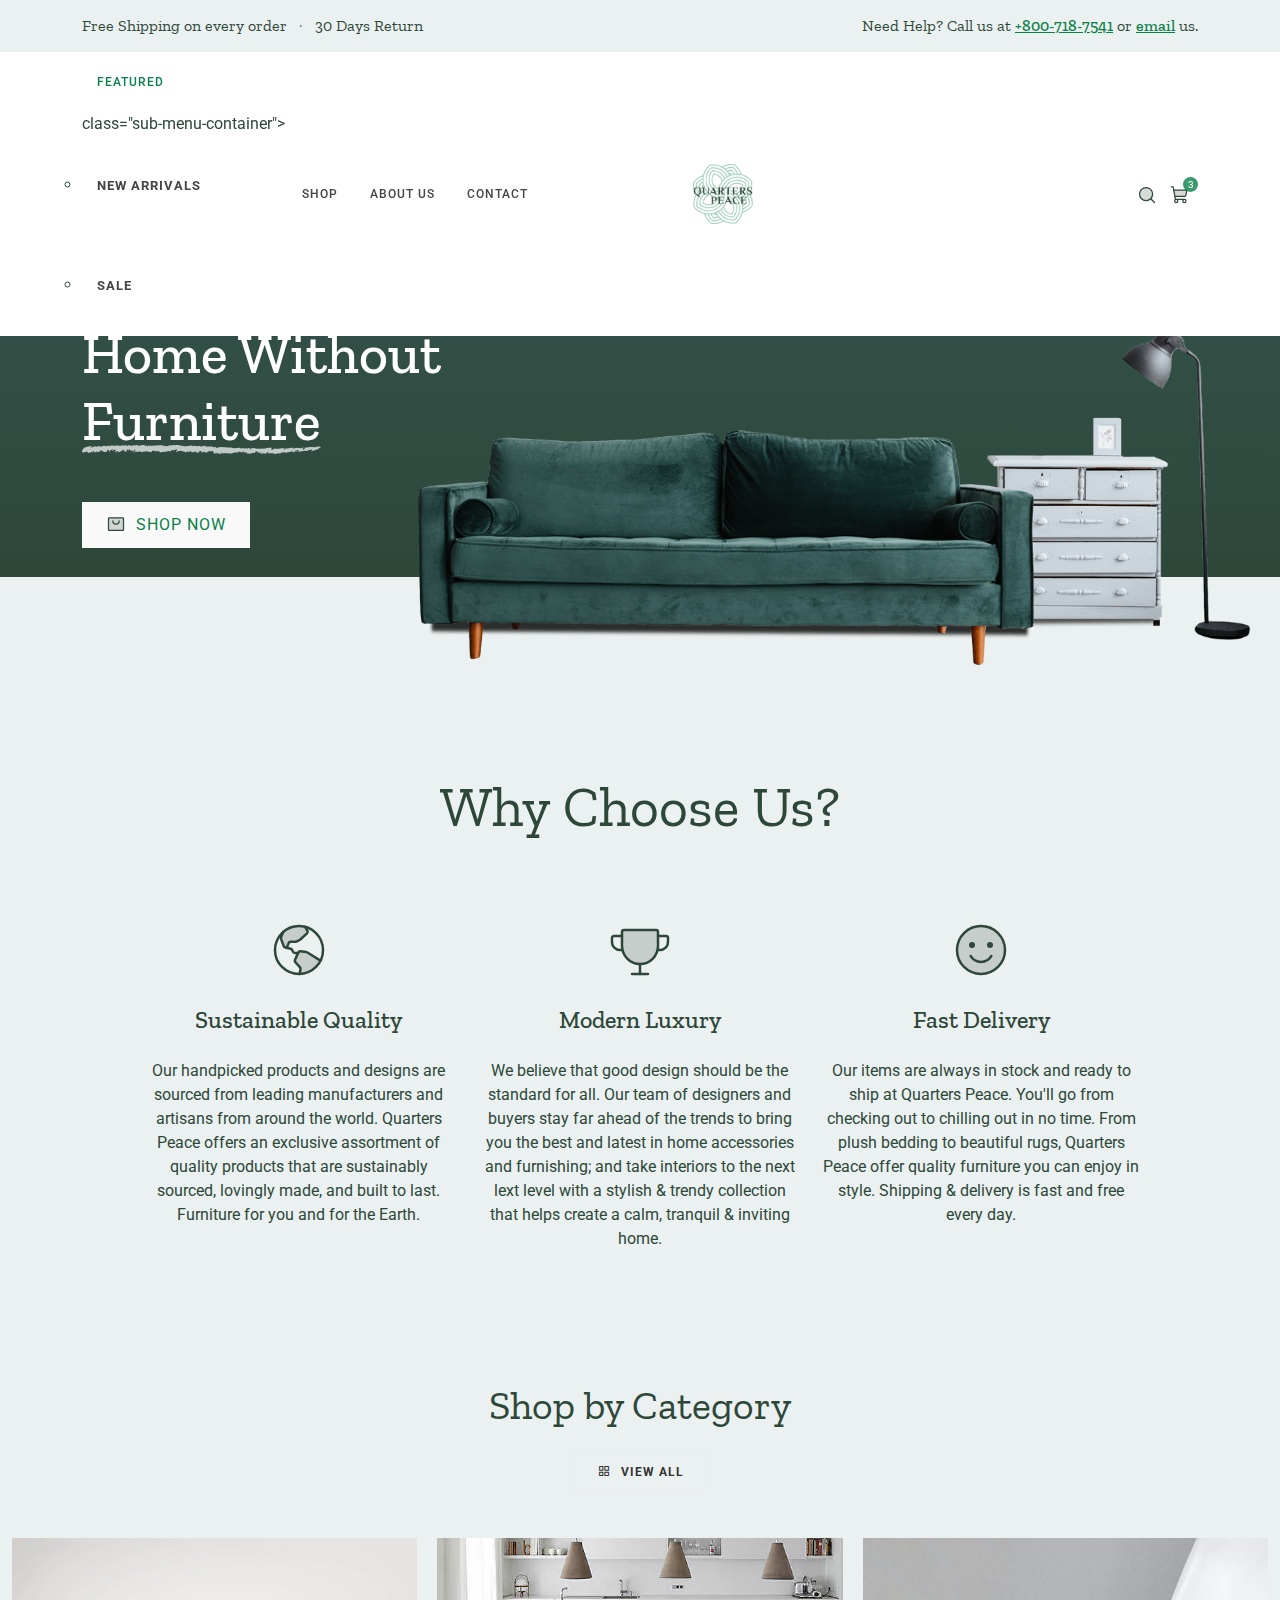
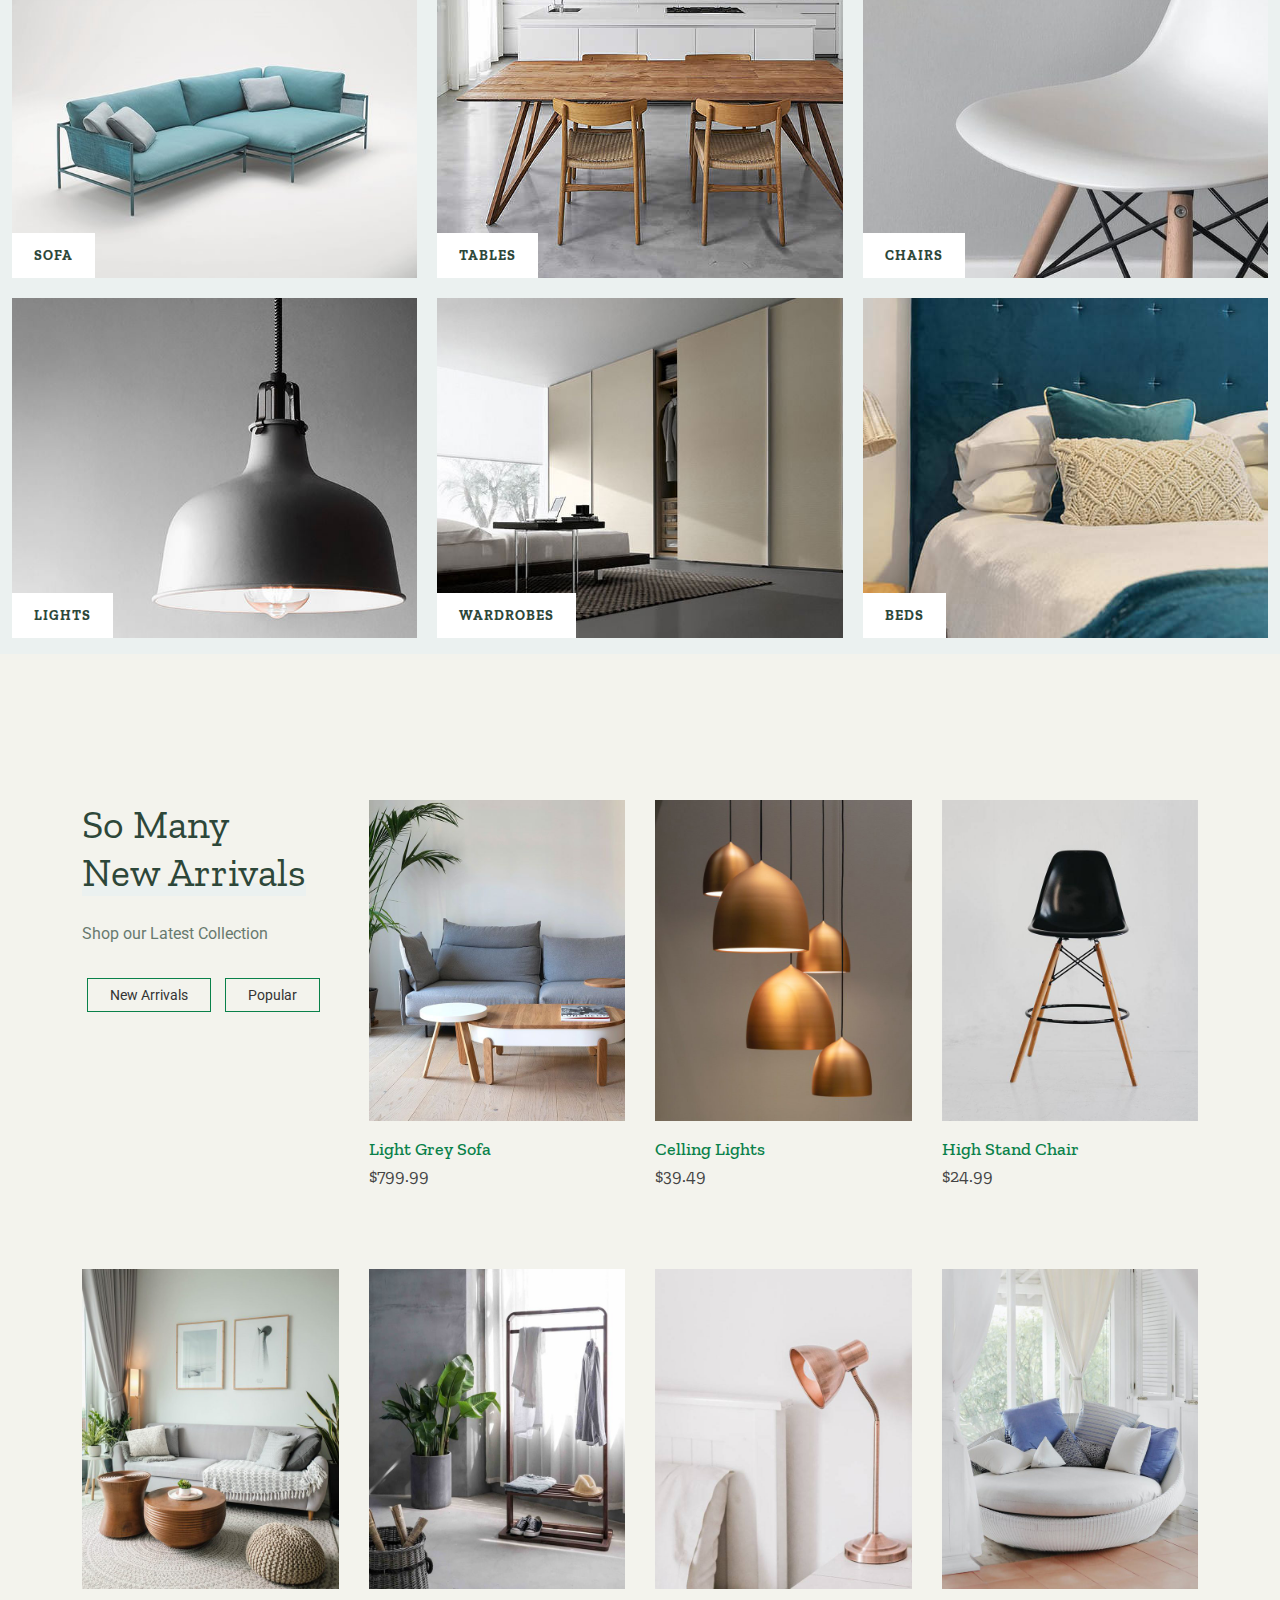
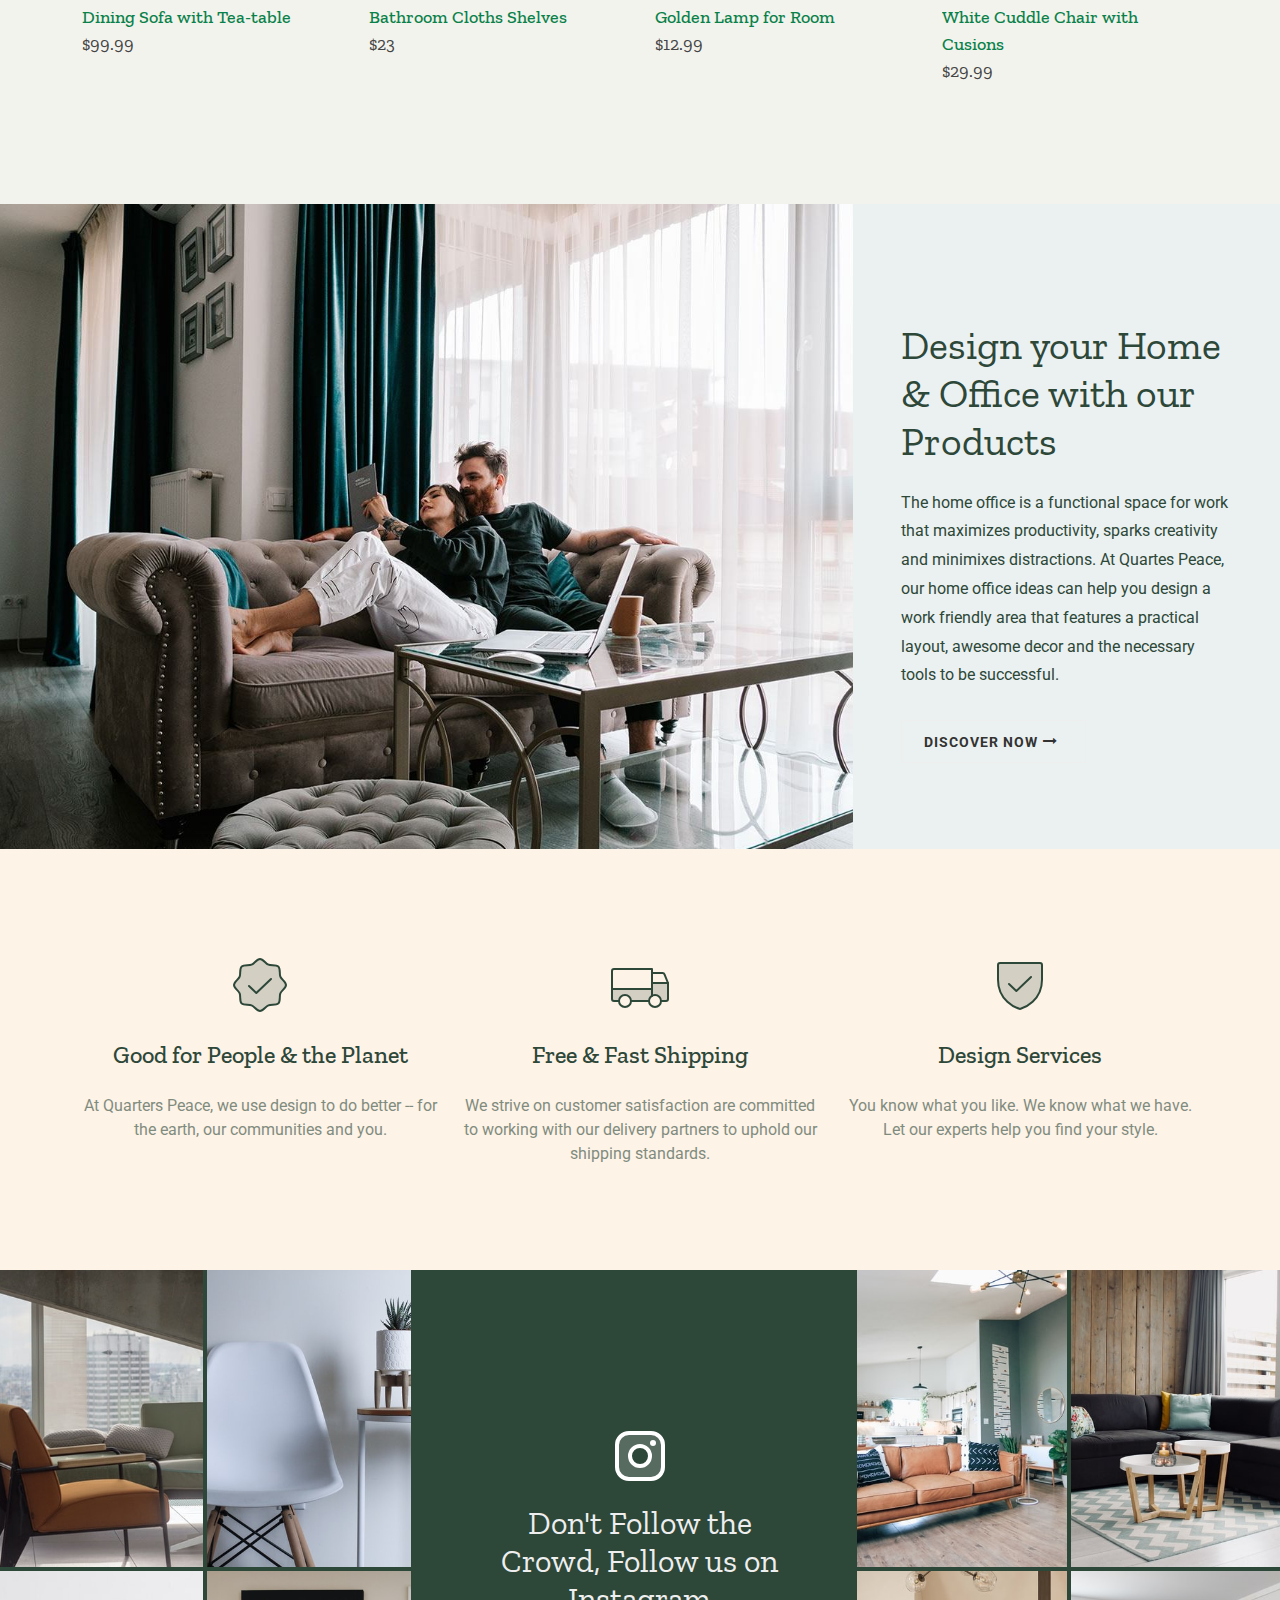
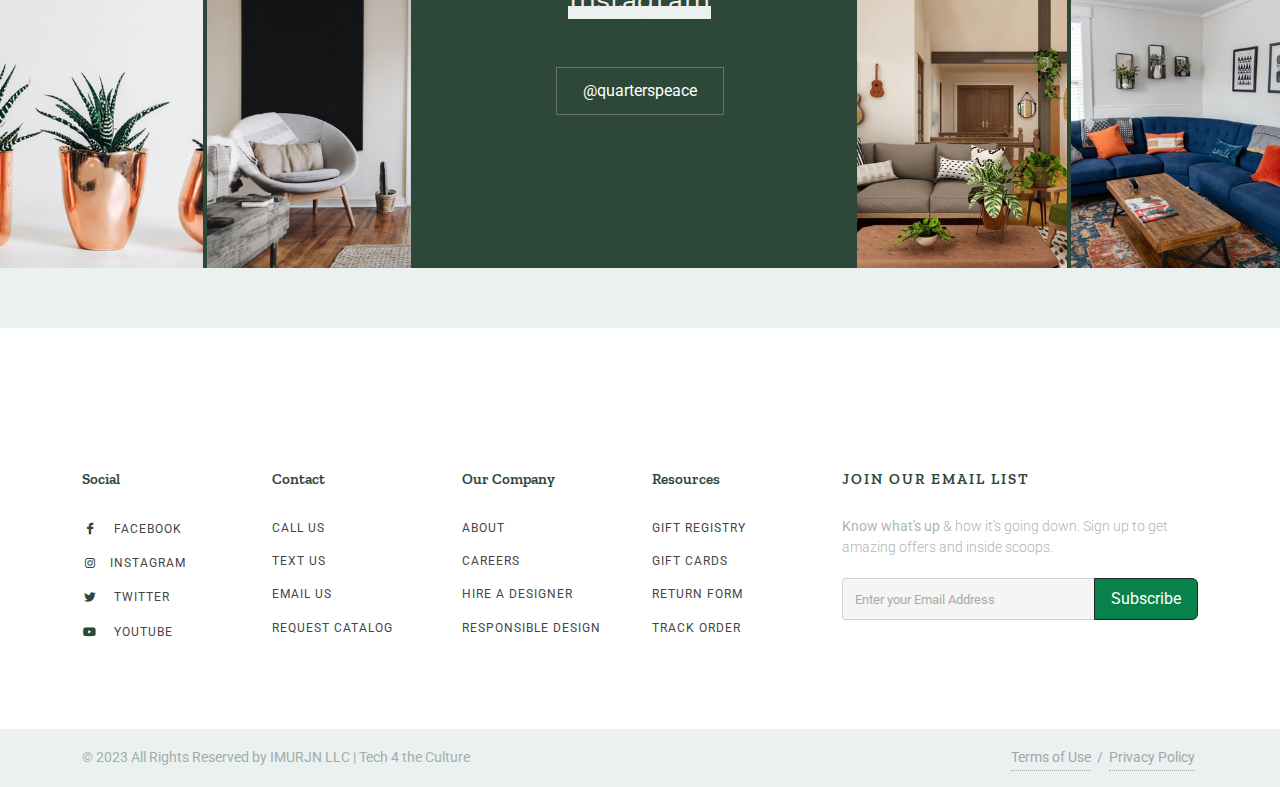
<file: index.html>
<!DOCTYPE html>
<html dir="ltr" lang="en-US">
<head>

	<meta http-equiv="content-type" content="text/html; charset=utf-8" />
	<meta name="author" content="AintNoDope" />

	<!-- Stylesheets
	============================================= -->
	<link rel="preconnect" href="https://fonts.gstatic.com">
	<link href="https://fonts.googleapis.com/css2?family=Roboto:wght@400;500&family=Zilla+Slab:wght@400;500&display=swap" rel="stylesheet">

	<link rel="stylesheet" href="css/bootstrap.css" type="text/css" />
	<link rel="stylesheet" href="style.css" type="text/css" />

	<link rel="stylesheet" href="css/dark.css" type="text/css" />
	<link rel="stylesheet" href="css/font-icons.css" type="text/css" />
	<link rel="stylesheet" href="css/animate.css" type="text/css" />
	<link rel="stylesheet" href="css/magnific-popup.css" type="text/css" />

	<link rel="stylesheet" href="css/custom.css" type="text/css" />
	<meta name="viewport" content="width=device-width, initial-scale=1" />

	<!-- Furniture Specific Stylesheet - #193532 -->
	<link rel="stylesheet" href="css/colors.php?color=193532" type="text/css" />

	<!-- Furniture Specific Stylesheet -->
	<link rel="stylesheet" href="demos/furniture/furniture.css" type="text/css" /> <!-- Furniture Custom Css -->
	<link rel="stylesheet" href="demos/furniture/css/fonts.css" type="text/css" /> <!-- Furniture Custom Fonts -->
	<!-- / -->

	<!-- Document Title
	============================================= -->
	<title>Quarters Peace | Home </title>

</head>

<body class="stretched">

	<!-- Cart Panel Background
	============================================= -->
	<div class="body-overlay"></div>

	<!-- Cart Side Panel
	============================================= -->
	<div id="side-panel" class="bg-white">

		<!-- Cart Side Panel Close Icon
		============================================= -->
		<div id="side-panel-trigger-close" class="side-panel-trigger"><a href="#"><i class="icon-line-cross"></i></a></div>

		<div class="side-panel-wrap">

			<div class="top-cart d-flex flex-column h-100">
				<div class="top-cart-title">
					<h4>Shopping Cart <small class="bg-color-light icon-stacked text-center rounded-circle color">2</small></h4>
				</div>

				<!-- Cart Items
				============================================= -->
				<div class="top-cart-items">

					<!-- Cart Item 1
					============================================= -->
					<div class="top-cart-item">
						<div class="top-cart-item-image border-0">
							<a href="#"><img src="demos/furniture/images/cart/1.jpg" alt="Cart Image 1" /></a>
						</div>
						<div class="top-cart-item-desc">
							<div class="top-cart-item-desc-title">
								<a href="#" class="fw-medium">Blue Sofa for Dining Room</a>
								<span class="top-cart-item-price d-block"><del>$129.99</del> $19.99</span>
								<div class="d-flex mt-2">
									<a href="#" class="fw-normal text-black-50 text-smaller"><u>Edit</u></a>
									<a href="#" class="fw-normal text-black-50 text-smaller ms-3"><u>Remove</u></a>
								</div>
							</div>
							<div class="top-cart-item-quantity">x 1</div>
						</div>
					</div>

					<!-- Cart Item 2
					============================================= -->
					<div class="top-cart-item">
						<div class="top-cart-item-image border-0">
							<a href="#"><img src="demos/furniture/images/cart/2.jpg" alt="Cart Image 2" /></a>
						</div>
						<div class="top-cart-item-desc">
							<div class="top-cart-item-desc-title">
								<a href="#" class="fw-medium">Ceilling Light for Office</a>
								<span class="top-cart-item-price d-block">$24.99</span>
								<div class="d-flex mt-2">
									<a href="#" class="fw-normal text-black-50 text-smaller"><u>Edit</u></a>
									<a href="#" class="fw-normal text-black-50 text-smaller ms-3"><u>Remove</u></a>
								</div>
							</div>
							<div class="top-cart-item-quantity">x 2</div>
						</div>
					</div>
				</div>

				<!-- Cart Saved Text
				============================================= -->
				<div class="py-2 px-3 mt-auto text-black-50 text-smaller bg-color-light">
					<span><svg xmlns="http://www.w3.org/2000/svg" width="16" height="16" fill="var(--themecolor)" viewBox="0 0 256 256"><rect width="256" height="256" fill="none"></rect><path d="M54.46089,201.53911c-9.204-9.204-3.09935-28.52745-7.78412-39.85C41.82037,149.95168,24,140.50492,24,127.99963,24,115.4945,41.82047,106.048,46.67683,94.31079c4.68477-11.32253-1.41993-30.6459,7.78406-39.8499s28.52746-3.09935,39.85-7.78412C106.04832,41.82037,115.49508,24,128.00037,24c12.50513,0,21.95163,17.82047,33.68884,22.67683,11.32253,4.68477,30.6459-1.41993,39.8499,7.78406s3.09935,28.52746,7.78412,39.85C214.17963,106.04832,232,115.49508,232,128.00037c0,12.50513-17.82047,21.95163-22.67683,33.68884-4.68477,11.32253,1.41993,30.6459-7.78406,39.8499s-28.52745,3.09935-39.85,7.78412C149.95168,214.17963,140.50492,232,127.99963,232c-12.50513,0-21.95163-17.82047-33.68884-22.67683C82.98826,204.6384,63.66489,210.7431,54.46089,201.53911Z" opacity="0.2"></path><path d="M54.46089,201.53911c-9.204-9.204-3.09935-28.52745-7.78412-39.85C41.82037,149.95168,24,140.50492,24,127.99963,24,115.4945,41.82047,106.048,46.67683,94.31079c4.68477-11.32253-1.41993-30.6459,7.78406-39.8499s28.52746-3.09935,39.85-7.78412C106.04832,41.82037,115.49508,24,128.00037,24c12.50513,0,21.95163,17.82047,33.68884,22.67683,11.32253,4.68477,30.6459-1.41993,39.8499,7.78406s3.09935,28.52746,7.78412,39.85C214.17963,106.04832,232,115.49508,232,128.00037c0,12.50513-17.82047,21.95163-22.67683,33.68884-4.68477,11.32253,1.41993,30.6459-7.78406,39.8499s-28.52745,3.09935-39.85,7.78412C149.95168,214.17963,140.50492,232,127.99963,232c-12.50513,0-21.95163-17.82047-33.68884-22.67683C82.98826,204.6384,63.66489,210.7431,54.46089,201.53911Z" fill="none" stroke="var(--themecolor)" stroke-linecap="round" stroke-linejoin="round" stroke-width="16"></path><polyline points="172 104 113.333 160 84 132" fill="none" stroke="var(--themecolor)" stroke-linecap="round" stroke-linejoin="round" stroke-width="16"></polyline></svg> You save $10.00 on this order.</span>
				</div>

				<!-- Cart Price and Button
				============================================= -->
				<div class="top-cart-action flex-column align-items-stretch">
					<div class="d-flex justify-content-between align-items-center mb-2">
						<small class="text-uppercase ls1">Total</small>
						<h4 class="fw-medium font-body mb-0">$169.97</h4>
					</div>
					<a href="#" class="button btn-block text-center m-0 fw-normal"><i style="position: relative; top: -2px;"><svg xmlns="http://www.w3.org/2000/svg" width="18" height="18" fill="#FFF" viewBox="0 0 256 256"><rect width="256" height="256" fill="none"></rect><path d="M40,192a16,16,0,0,0,16,16H216a8,8,0,0,0,8-8V88a8,8,0,0,0-8-8H56A16,16,0,0,1,40,64Z" opacity="0.2"></path><path d="M40,64V192a16,16,0,0,0,16,16H216a8,8,0,0,0,8-8V88a8,8,0,0,0-8-8H56A16,16,0,0,1,40,64v0A16,16,0,0,1,56,48H192" fill="none" stroke="#FFF" stroke-linecap="round" stroke-linejoin="round" stroke-width="10"></path><circle cx="180" cy="144" r="12"></circle></svg></i> Checkout</a>
				</div>
			</div>

		</div>

	</div>

	<!-- Document Wrapper
	============================================= -->
	<div id="wrapper" class="clearfix">

		<!-- Top Bar
		============================================= -->
		<div id="top-bar" class="py-3 text-center bg-color-light">
			<div class="container clearfix">
				<div class="d-md-flex justify-content-md-between align-items-md-center">
					<h4 class="mb-2 mb-md-0 h6 fw-normal">Free Shipping on every order <span class="mx-2 text-black-50">&middot;</span> 30 Days Return</h4>

					<h4 class="mb-0 h6 fw-normal">Need Help? Call us at <a class="color" href="tel:+00-11-22-7541"><u class="fw-medium">+800-718-7541</u></a> or <a class="color" href="mailto:noreply@quarterspeace.com"><u class="fw-medium">email</u></a> us.</h4>
				</div>
			</div>
		</div><!-- #top-bar end -->

		<!-- Header
		============================================= -->
		<header id="header" class="header-size-sm border-bottom-0">
			<div id="header-wrap">
				<div class="container">
					<div class="header-row justify-content-lg-between">

						<!-- Logo
						============================================= -->
						<div id="logo" class="mx-auto col-auto flex-column order-2">
							<a href="index.html" class="standard-logo"><img src="images/411/logo.png" alt="QP Logo"></a>
							<a href="index.html" class="retina-logo"><img src="images/411/logo.png" alt="QP Logo"></a>
						</div><!-- #logo end -->

						<div class="header-misc col-auto col-lg-3 order-3 justify-content-lg-end ms-0 ms-sm-3 px-0">

							<!-- Top Search
							============================================= -->
							<div id="top-search" class="header-misc-icon">
								<a href="#" id="top-search-trigger">
									<i><svg xmlns="http://www.w3.org/2000/svg" width="20" height="20" fill="var(--themecolor)" viewBox="0 0 256 256"><rect width="256" height="256" fill="none"></rect><circle cx="115.99512" cy="116" r="84" opacity="0.2"></circle><circle cx="115.99512" cy="116" r="84" fill="none" stroke="var(--themecolor)" stroke-linecap="round" stroke-linejoin="round" stroke-width="16"></circle><line x1="175.38868" y1="175.40039" x2="223.98926" y2="224.00098" fill="none" stroke="var(--themecolor)" stroke-linecap="round" stroke-linejoin="round" stroke-width="16"></line></svg></i>
									<i><svg xmlns="http://www.w3.org/2000/svg" width="20" height="20" fill="var(--themecolor)" viewBox="0 0 256 256"><rect width="256" height="256" fill="none"></rect><circle cx="128" cy="128" r="96" opacity="0.2"></circle><circle cx="128" cy="128" r="96" fill="none" stroke="var(--themecolor)" stroke-miterlimit="10" stroke-width="16"></circle><line x1="160" y1="96" x2="96" y2="160" fill="none" stroke="var(--themecolor)" stroke-linecap="round" stroke-linejoin="round" stroke-width="16"></line><line x1="160" y1="160" x2="96" y2="96" fill="none" stroke="var(--themecolor)" stroke-linecap="round" stroke-linejoin="round" stroke-width="16"></line></svg></i>
								</a>
							</div><!-- #top-search end -->

							<!-- Top Cart
							============================================= -->
							<div id="top-cart" class="header-misc-icon">
								<a href="#" class="side-panel-trigger"><svg xmlns="http://www.w3.org/2000/svg" width="20" height="20" fill="var(--themecolor)" viewBox="0 0 256 256"><rect width="256" height="256" fill="none"></rect><path d="M62.54543,144H188.10132a16,16,0,0,0,15.74192-13.13783L216,64H48Z" opacity="0.2"></path><path d="M184,184H69.81818L41.92162,30.56892A8,8,0,0,0,34.05066,24H16" fill="none" stroke="var(--themecolor)" stroke-linecap="round" stroke-linejoin="round" stroke-width="16"></path><circle cx="80" cy="204" r="20" fill="none" stroke="var(--themecolor)" stroke-linecap="round" stroke-linejoin="round" stroke-width="16"></circle><circle cx="184" cy="204" r="20" fill="none" stroke="var(--themecolor)" stroke-linecap="round" stroke-linejoin="round" stroke-width="16"></circle><path d="M62.54543,144H188.10132a16,16,0,0,0,15.74192-13.13783L216,64H48" fill="none" stroke="var(--themecolor)" stroke-linecap="round" stroke-linejoin="round" stroke-width="16"></path></svg><span class="top-cart-number">3</span></a>
							</div><!-- #top-cart end -->

						</div>

						<!-- Mobile Menu Icon
						============================================= -->
						<div id="primary-menu-trigger">
							<svg xmlns="http://www.w3.org/2000/svg" width="24" height="24" viewBox="0 0 256 256"><defs><style>.a,.c{fill:none;}.b{fill:var(--themecolor);opacity:0.2;}.c,.d{stroke:var(--themecolor);}.c{stroke-miterlimit:10;stroke-width:14px;}.d{stroke-linecap:round;stroke-linejoin:round;stroke-width:13px;}</style></defs><rect class="a" width="24" height="24"/><circle class="b" cx="96" cy="96" r="96" transform="translate(32 32)"/><circle class="c" cx="96" cy="96" r="96" transform="translate(32 32)"/><line class="d" x2="85" transform="translate(86 127)"/><line class="d" x2="85" transform="translate(86 97)"/><line class="d" x2="85" transform="translate(86 159)"/></svg>
							<svg xmlns="http://www.w3.org/2000/svg" width="24" height="24" fill="var(--themecolor)" viewBox="0 0 256 256"><rect width="256" height="256" fill="none"></rect><circle cx="128" cy="128" r="96" opacity="0.2"></circle><circle cx="128" cy="128" r="96" fill="none" stroke="var(--themecolor)" stroke-miterlimit="10" stroke-width="16"></circle><line x1="160" y1="96" x2="96" y2="160" fill="none" stroke="var(--themecolor)" stroke-linecap="round" stroke-linejoin="round" stroke-width="16"></line><line x1="160" y1="160" x2="96" y2="96" fill="none" stroke="var(--themecolor)" stroke-linecap="round" stroke-linejoin="round" stroke-width="16"></line></svg>
						</div>

						<!-- Primary Navigation
						============================================= -->
						<nav class="primary-menu with-arrows order-lg-1 order-last px-0">

							<ul class="menu-container">
								<li class="menu-item current">
									<a class="menu-link" href="index.html">
										<div>Featured</div>
									</a>
									<ul> class="sub-menu-container">
										<li class="menu-item">
											<a class="menu-link" href="index.html"><div>New Arrivals</div></a>
										</li>
										<li class="menu-item">
											<a class="menu-link" href="index.html"><div>Sale</div></a>
										</li>
									</ul>
								</li>
								<li class="menu-item mega-menu mega-menu-full">
									<a href="products.html" class="menu-link"><div>Shop</div></a>

									<!-- Menu DropDown
									============================================= -->
									<div class="mega-menu-content border-bottom-0">
										<div class="container">
											<div class="row">
												<ul class="sub-menu-container mega-menu-column col-lg-auto">
													<li class="menu-item">
														<a class="menu-link" href="products.html"><div>By Room</div></a>
														<!-- Menu Sub DropDown
														============================================= -->
														<ul class="sub-menu-container mega-menu-dropdown">
															<li class="menu-item">
																<a class="menu-link" href="products.html"><div>Living Room</div></a>
															</li>
															<li class="menu-item">
																<a class="menu-link" href="products.html"><div>Dining Room</div></a>
															</li>
															<li class="menu-item">
																<a class="menu-link" href="products.html"><div>Bedroom</div></a>
															</li>
															<li class="menu-item">
																<a class="menu-link" href="products.html"><div>Bathroom</div></a>
															</li>
															<li class="menu-item">
																<a class="menu-link" href="products.html"><div>Home Office</div></a>
															</li>
														</ul>
													</li>
												</ul>
												<ul class="sub-menu-container mega-menu-column col-lg-auto">
													<li class="menu-item">
														<a class="menu-link" href="products.html"><div>Art & Objects</div></a>
													</li>
												</ul>
												<ul class="sub-menu-container mega-menu-column col-lg-auto">
													<li class="menu-item">
														<a class="menu-link" href="products.html"><div>Bedding & Textile</div></a>
													</li>
												</ul>
												<ul class="sub-menu-container mega-menu-column col-lg-auto">
													<li class="menu-item">
														<a class="menu-link" href="products.html"><div>Rugs</div></a>
													</li>
												</ul>
												<ul class="sub-menu-container mega-menu-column col-lg-auto">
													<li class="menu-item">
														<a class="menu-link" href="products.html"><div>Scent & Bath</div></a>
													</li>
												<ul class="sub-menu-container mega-menu-column col-lg-auto">
													
											</ul>
												</ul>
												<ul class="sub-menu-container mega-menu-column col-lg-auto">
													<li class="menu-item">
														<a class="menu-link" href="products.html"><div>More</div></a>
														<ul class="sub-menu-container mega-menu-dropdown">
															<li class="menu-item">
																<a class="menu-link" href="products.html"><div>Pillows</div></a>
															</li>
															<li class="menu-item">
																<a class="menu-link" href="products.html"><div>Curtains</div></a>
															</li>
															<li class="menu-item">
																<a class="menu-link" href="products.html"><div>Lighting</div></a>
															</li>
															<li class="menu-item">
																<a class="menu-link" href="products.html"><div>Pillows</div></a>
															</li>
															<li class="menu-item">
																<a class="menu-link" href="products.html"><div>Kitchen</div></a>
															</li>
															<li class="menu-item">
																<a class="menu-link" href="products.html"><div>Stationary</div></a>
															</li>
														</ul>
													</li>
												</ul>
												
											</div>
										</div>
									</div>
								</li>
								<li class="menu-item">
									<a class="menu-link" href="about.html">
										<div>About Us</div>
									</a>
								</li>
								<li class="menu-item"><a class="menu-link" href="contact.html">
									<div>Contact</div>
								</a></li>
							</ul>

						</nav><!-- #primary-menu end -->

						<!-- Top Search Form
						============================================= -->
						<form class="top-search-form" action="search.html" method="get">
							<input type="text" name="q" class="form-control" value="" placeholder="Type &amp; Hit Enter.." autocomplete="off">
						</form>

					</div>
				</div>
			</div>
			<div class="header-wrap-clone"></div>
		</header><!-- #header end -->

		<!-- Hero Section
		============================================= -->
		<section id="slider" class="slider-element dark justify-content-start">

			<!-- Hero Text
			============================================= -->
			<div class="container z-1">
				<div class="row align-items-start justify-content-center justify-content-xl-start py-6">
					<div class="col-xl-6 col-lg-9 col-md-10 mt-xl-4 text-center text-xl-start">
						<p class="op-07 text-white mb-3 text-uppercase ls2 text-smaller">Quality is everyone's Responsibilty</p>
						<h1 class="display-4 mb-5 text-white fw-medium">A Home Is Not A Home Without <span class="svg-underline nocolor">Furniture</span></h1>
						<a href="products.html" class="button button-large button-white button-light h-op-09 color m-0 fw-normal color px-4"><i style="position: relative; top: -2px;"><svg xmlns="http://www.w3.org/2000/svg" width="20" height="20" fill="var(--themecolor)" viewBox="0 0 256 256"><rect width="256" height="256" fill="none"></rect><rect x="32" y="48" width="192" height="160" rx="8" opacity="0.2"></rect><rect x="32" y="48" width="192" height="160" rx="8" stroke-width="16" stroke="var(--themecolor)" stroke-linecap="round" stroke-linejoin="round" fill="none"></rect><path d="M168,88a40,40,0,0,1-80,0" fill="none" stroke="var(--themecolor)" stroke-linecap="round" stroke-linejoin="round" stroke-width="16"></path></svg></i> Shop Now</a>
					</div>
				</div>
			</div>

			<!-- Hero line in Responsive
			============================================= -->
			<div class="line d-block d-xl-none my-0"></div>

			<!-- Hero Image
			============================================= -->
			<div class="hero-image">
				<img src="demos/furniture/images/hero.png" alt="">
			</div>

		</section>

		<!-- Content
		============================================= -->
		<section id="content">
			<div class="content-wrap py-0">

				<!-- 1. Section Why Choose Us
				============================================= -->
				<div class="section bg-color-light mt-0">
					<div class="container text-center mw-md topmargin bottommargin">

						<h2 class="display-4 fw-normal">Why <span data-animate="svg-underline-animated" class="svg-underline nocolor"><span>Choose</span></span> Us?</h2>

						<div class="clear"></div>

						<!-- Features Area -->
						<div class="row col-mb-50 mb-0 mt-5 justify-content-center">
							<div class="col-sm-6 col-lg-4">
								<div class="feature-box fbox-center fbox-dark fbox-plain">
									<div class="fbox-icon">
										<svg xmlns="http://www.w3.org/2000/svg" width="64" height="64" fill="var(--themecolor)" viewBox="0 0 256 256"><rect width="256" height="256" fill="none"></rect><path d="M130.24636,223.97423a96.01036,96.01036,0,0,0,83.92-53.60107l-.00178-.00094-54.28632-33.38846a7.99993,7.99993,0,0,0-3.12236-1.114l-22.81867-3.07595a8,8,0,0,0-8.37592,4.67178l-13.69878,30.73831a8,8,0,0,0,1.433,8.68736l18.79995,20.33464a8,8,0,0,1,1.98022,6.9502l-3.8294,19.79638Z" opacity="0.2"></path><path d="M64.95216,55.60635,56.00794,76.75607a8,8,0,0,0-.12321,5.92293l11.49086,30.66819a8,8,0,0,0,5.81037,5.01448l5.423,1.16555,8.32721-19.76833a8,8,0,0,1,7.37259-4.89437h21.34538a8,8,0,0,0,3.86737-.9969l12.24176-6.76034a8.00033,8.00033,0,0,0,1.49868-1.06968l26.91087-24.33754a8,8,0,0,0,1.6191-9.83314l-9.33366-16.7184.00122-.00463A96.18805,96.18805,0,0,0,64.95081,55.60478Z" opacity="0.2"></path><circle cx="128" cy="128" r="96" fill="none" stroke="var(--themecolor)" stroke-linecap="round" stroke-linejoin="round" stroke-width="10"></circle><path d="M214.16458,170.37222l-54.28632-33.38846a7.99993,7.99993,0,0,0-3.12236-1.114l-22.81867-3.07595a8,8,0,0,0-8.37592,4.67178l-13.69878,30.73831a8,8,0,0,0,1.433,8.68736l18.79995,20.33464a8,8,0,0,1,1.98022,6.9502l-3.8294,19.79638" fill="none" stroke="var(--themecolor)" stroke-linecap="round" stroke-linejoin="round" stroke-width="10"></path><path d="M64.95216,55.60635,56.00794,76.75607a8,8,0,0,0-.12321,5.92293l11.49086,30.66819a8,8,0,0,0,5.81037,5.01448l21.42993,4.60592a8,8,0,0,1,5.5197,4.3358l3.80564,7.862a8,8,0,0,0,7.20075,4.51442h13.43256" fill="none" stroke="var(--themecolor)" stroke-linecap="round" stroke-linejoin="round" stroke-width="10"></path><path d="M152.45823,35.14852l9.33366,16.7184a8,8,0,0,1-1.6191,9.83314L133.26192,86.0376a8.00033,8.00033,0,0,1-1.49868,1.06968l-12.24176,6.76034a8,8,0,0,1-3.86737.9969H94.30873a8,8,0,0,0-7.37259,4.89437l-8.32721,19.76833" fill="none" stroke="var(--themecolor)" stroke-linecap="round" stroke-linejoin="round" stroke-width="10"></path></svg>
									</div>
									<div class="fbox-content">
										<h2 class="nott fw-medium h4 mb-4">Sustainable Quality</h2>
										<p class="">Our handpicked products and designs are sourced from leading manufacturers and artisans from around the world. Quarters Peace offers an exclusive assortment of quality products that are sustainably sourced, lovingly made, and built to last. Furniture for you and for the Earth.</p>
									</div>
								</div>
							</div>

							<div class="col-sm-6 col-lg-4">
								<div class="feature-box fbox-center fbox-dark fbox-plain">
									<div class="fbox-icon">
										<svg xmlns="http://www.w3.org/2000/svg" width="64" height="64" fill="var(--themecolor)" viewBox="0 0 256 256"><rect width="256" height="256" fill="none"></rect><path d="M56,56v55.09613c0,39.70052,31.75464,72.60753,71.45407,72.90185A72.00008,72.00008,0,0,0,200,112V56a8,8,0,0,0-8-8H64A8,8,0,0,0,56,56Z" opacity="0.2"></path><path d="M56,56v55.09613c0,39.70052,31.75464,72.60753,71.45407,72.90185A72.00008,72.00008,0,0,0,200,112V56a8,8,0,0,0-8-8H64A8,8,0,0,0,56,56Z" fill="none" stroke="var(--themecolor)" stroke-linecap="round" stroke-linejoin="round" stroke-width="10"></path><line x1="96" y1="224" x2="160" y2="224" fill="none" stroke="var(--themecolor)" stroke-linecap="round" stroke-linejoin="round" stroke-width="10"></line><line x1="128" y1="184" x2="128" y2="224" fill="none" stroke="var(--themecolor)" stroke-linecap="round" stroke-linejoin="round" stroke-width="10"></line><path d="M198.21561,128H208a32,32,0,0,0,32-32V80a8,8,0,0,0-8-8H200" fill="none" stroke="var(--themecolor)" stroke-linecap="round" stroke-linejoin="round" stroke-width="10"></path><path d="M57.964,128H47.87289a32,32,0,0,1-32-32V80a8,8,0,0,1,8-8h32" fill="none" stroke="var(--themecolor)" stroke-linecap="round" stroke-linejoin="round" stroke-width="10"></path></svg>
									</div>
									<div class="fbox-content">
										<h2 class="nott fw-medium h4 mb-4">Modern Luxury</h2>
										<p class="">We believe that good design should be the standard for all. Our team of designers and buyers stay far ahead of the trends to bring you the best and latest in home accessories and furnishing; and take interiors to the next lext level with a stylish & trendy collection that helps create a calm, tranquil & inviting home.</p>
									</div>
								</div>
							</div>

							<div class="col-sm-6 col-lg-4">
								<div class="feature-box fbox-center fbox-dark fbox-plain">
									<div class="fbox-icon">
										<svg xmlns="http://www.w3.org/2000/svg" width="64" height="64" fill="var(--themecolor)" viewBox="0 0 256 256"><rect width="256" height="256" fill="none"></rect><circle cx="128" cy="128" r="96" opacity="0.2"></circle><circle cx="128" cy="128" r="96" fill="none" stroke="var(--themecolor)" stroke-miterlimit="10" stroke-width="10"></circle><path d="M169.57812,151.99627a48.02731,48.02731,0,0,1-83.15624.00073" fill="none" stroke="var(--themecolor)" stroke-linecap="round" stroke-linejoin="round" stroke-width="10"></path><circle cx="92" cy="108" r="12"></circle><circle cx="164" cy="108" r="12"></circle></svg>
									</div>
									<div class="fbox-content">
										<h2 class="nott fw-medium h4 mb-4">Fast Delivery</h2>
										<p class="">Our items are always in stock and ready to ship at Quarters Peace. You'll go from checking out to chilling out in no time.  From plush bedding to beautiful rugs, Quarters Peace offer quality furniture you can enjoy in style. Shipping & delivery is fast and free every day.  </p>
									</div>
								</div>
							</div>
						</div>

						<!-- Brand Logo Area 
						<div class="row justify-content-center">

							<div class="col-lg-9">
								<div class="row justify-content-center align-items-center text-center mx-auto">
									<div class="col center op-05"><img src="demos/furniture/images/sponsors/amazon.svg" alt="" width="100"></div>
									<div class="col center op-05"><img src="demos/furniture/images/sponsors/cnn.svg" alt="" width="100"></div>
									<div class="col center op-05"><img src="demos/furniture/images/sponsors/google.svg" alt="" width="100"></div>
									<div class="col center op-05"><img src="demos/furniture/images/sponsors/linkedin.svg" alt="" width="100"></div>
								</div>
								<div class="row justify-content-center align-items-center mx-auto text-center mt-3">
									<div class="col center op-05"><img src="demos/furniture/images/sponsors/netflix.svg" alt="" width="100"></div>
									<div class="col center op-05"><img src="demos/furniture/images/sponsors/jetblue.svg" alt="" width="100"></div>
									<div class="col center op-05"><img src="demos/furniture/images/sponsors/github.svg" alt="" width="100"></div>
								</div>
							</div>
						</div>

					</div>-->
				</div> <!-- Section End -->

				<!-- 2. Section Shop by Category
				============================================= -->
				<div class="container-fluid">

					<!-- Heading Title -->
					<div class="text-center mt-6 mb-5">
						<h2 class="h1 fw-normal mb-4">Shop by <span  data-animate="svg-underline-animated" class="svg-underline nocolor"><span>Category</span></span></h2>
						<a href="products.html" class="button button-small button-border m-0 button-dark border-width-1 border-default px-4 h-bg-color"><i class="icon-line-grid"></i> View All</a>
					</div>

					<!-- Categories -->
					<div class="row item-categories gutter-20">
						<div class="col-lg-4 col-md-6">
							<a href="products.html" class="d-block h-op-09 op-ts" style="background: url('demos/furniture/images/categories/sofas.jpg') no-repeat center center; background-size: cover; height: 340px;">
								<h5 class="text-uppercase ls1 bg-white mb-0">Sofa</h5>
							</a>
						</div>
						<div class="col-lg-4 col-md-6">
							<a href="products.html" class="d-block h-op-09 op-ts" style="background: url('demos/furniture/images/categories/tables.jpg') no-repeat center center; background-size: cover; height: 340px;">
								<h5 class="text-uppercase ls1 bg-white mb-0">Tables</h5>
							</a>
						</div>

						<div class="col-lg-4 col-md-6">
							<a href="products.html" class="d-block h-op-09 op-ts" style="background: url('demos/furniture/images/categories/chairs.jpg') no-repeat center center; background-size: cover; height: 340px;">
								<h5 class="text-uppercase ls1 bg-white mb-0">Chairs</h5>
							</a>
						</div>
						<div class="col-lg-4 col-md-6">
							<a href="products.html" class="d-block h-op-09 op-ts" style="background: url('demos/furniture/images/categories/lights.jpg') no-repeat center center; background-size: cover; height: 340px;">
								<h5 class="text-uppercase ls1 bg-white mb-0">Lights</h5>
							</a>
						</div>
						<div class="col-lg-4 col-md-6">
							<a href="products.html" class="d-block h-op-09 op-ts" style="background: url('demos/furniture/images/categories/wardrobes.jpg') no-repeat center center; background-size: cover; height: 340px;">
								<h5 class="text-uppercase ls1 bg-white mb-0">Wardrobes</h5>
							</a>
						</div>
						<div class="col-lg-4 col-md-6">
							<a href="products.html" class="d-block h-op-09 op-ts" style="background: url('demos/furniture/images/categories/beds.jpg') no-repeat center center; background-size: cover; height: 340px;">
								<h5 class="text-uppercase ls1 bg-white mb-0">Beds</h5>
							</a>
						</div>
					</div>

				</div><!-- Section End -->

				<!-- 3. Section new Arrivals
				============================================= -->
				<div class="section custom-bg mt-3 mb-0" style="--custom-bg: #F3F3ED; padding: 100px 0;">
					<div class="container">

						<!-- Shop
						============================================= -->
						<div id="shop" class="shop row gutter-30 col-mb-30 mt-3">

							<!-- Title -->
							<div class="col-xl-3 col-lg-6">
								<h3 class="mb-4 fw-normal h1">So Many<br> <span data-animate="svg-underline-animated" class="svg-underline nocolor"><span>New Arrivals</span></span></h3>
								<p class="op-07 mb-4">Shop our Latest Collection</p>
								<a href="products.html" class="button button-border py-1 nott ls0 fw-normal button-dark border-width-1 border-color h-bg-color">New Arrivals</a>
								<a href="products.html" class="button button-border py-1 nott ls0 fw-normal button-dark border-width-1 border-color h-bg-color">Popular</a>
							</div>

							<!-- Product 1 -->
							<div class="product col-lg-3 col-md-4 col-sm-6 col-12">
								<div class="grid-inner">
									<div class="product-image">
										<a href="single.html"><img src="demos/furniture/images/shop/2.jpg" alt="Light Grey Sofa"></a>
										<a href="single.html"><img src="demos/furniture/images/shop/2-1.jpg" alt="Light Grey Sofa"></a>
										<div class="bg-overlay">
											<div class="bg-overlay-content align-items-end justify-content-between" data-hover-animate="fadeIn" data-hover-speed="400">
												<a href="#" class="btn btn-light me-2"><i class="icon-line-shopping-cart"></i></a>
												<a href="demos/furniture/ajax/quick-view.html" class="btn btn-light" data-lightbox="ajax"><i class="icon-line-expand"></i></a>
											</div>
										</div>
									</div>
									<div class="product-desc">
										<div class="product-title mb-0"><h4 class="mb-0"><a class="fw-medium" href="single.html">Light Grey Sofa</a></h4></div>
										<h5 class="product-price fw-normal">$799.99</h5>
									</div>
								</div>
							</div>

							<!-- Product 2 -->
							<div class="product col-lg-3 col-md-4 col-sm-6 col-12">
								<div class="grid-inner">
									<div class="product-image">
										<a href="single.html"><img src="demos/furniture/images/shop/3.jpg" alt="Celling Lights"></a>
										<a href="funritureSingle.html"><img src="demos/furniture/images/shop/3-1.jpg" alt="Celling Lights"></a>
										<div class="bg-overlay">
											<div class="bg-overlay-content align-items-end justify-content-between" data-hover-animate="fadeIn" data-hover-speed="400">
												<a href="#" class="btn btn-light me-2"><i class="icon-line-shopping-cart"></i></a>
												<a href="demos/furniture/ajax/quick-view.html" class="btn btn-light" data-lightbox="ajax"><i class="icon-line-expand"></i></a>
											</div>
										</div>
									</div>
									<div class="product-desc">
										<div class="product-title mb-0"><h4 class="mb-0"><a class="fw-medium" href="single.html">Celling Lights</a></h4></div>
										<h5 class="product-price fw-normal">$39.49</h5>
									</div>
								</div>
							</div>

							<!-- Product 3 -->
							<div class="product col-lg-3 col-md-4 col-sm-6 col-12">
								<div class="grid-inner">
									<div class="product-image">
										<a href="single.html"><img src="demos/furniture/images/shop/4-1.jpg" alt="High Stand Chair"></a>
										<a href="single.html"><img src="demos/furniture/images/shop/4.jpg" alt="High Stand Chair"></a>
										<div class="bg-overlay">
											<div class="bg-overlay-content align-items-end justify-content-between" data-hover-animate="fadeIn" data-hover-speed="400">
												<a href="#" class="btn btn-light me-2"><i class="icon-line-shopping-cart"></i></a>
												<a href="demos/furniture/ajax/quick-view.html" class="btn btn-light" data-lightbox="ajax"><i class="icon-line-expand"></i></a>
											</div>
										</div>
									</div>
									<div class="product-desc">
										<div class="product-title mb-0"><h4 class="mb-0"><a class="fw-medium" href="single.html">High Stand Chair</a></h4></div>
										<h5 class="product-price fw-normal">$24.99</h5>
									</div>
								</div>
							</div>

							<!-- Product 4 -->
							<div class="product col-lg-3 col-md-4 col-sm-6 col-12">
								<div class="grid-inner">
									<div class="product-image">
										<a href="single.html"><img src="demos/furniture/images/shop/5.jpg" alt="Dining Sofa with Tea-table"></a>
										<a href="single.html"><img src="demos/furniture/images/shop/5-1.jpg" alt="Dining Sofa with Tea-table"></a>
										<div class="bg-overlay">
											<div class="bg-overlay-content align-items-end justify-content-between" data-hover-animate="fadeIn" data-hover-speed="400">
												<a href="#" class="btn btn-light me-2"><i class="icon-line-shopping-cart"></i></a>
												<a href="demos/furniture/ajax/quick-view.html" class="btn btn-light" data-lightbox="ajax"><i class="icon-line-expand"></i></a>
											</div>
										</div>
									</div>
									<div class="product-desc">
										<div class="product-title mb-0"><h4 class="mb-0"><a class="fw-medium" href="single.html">Dining Sofa with Tea-table</a></h4></div>
										<h5 class="product-price fw-normal">$99.99</h5>
									</div>
								</div>
							</div>

							<!-- Product 5 -->
							<div class="product col-lg-3 col-md-4 col-sm-6 col-12">
								<div class="grid-inner">
									<div class="product-image">
										<a href="single.html"><img src="demos/furniture/images/shop/6.jpg" alt="Bathroom Cloths Shelves"></a>
										<div class="bg-overlay">
											<div class="bg-overlay-content align-items-end justify-content-between" data-hover-animate="fadeIn" data-hover-speed="400">
												<a href="#" class="btn btn-light me-2"><i class="icon-line-shopping-cart"></i></a>
												<a href="demos/furniture/ajax/quick-view.html" class="btn btn-light" data-lightbox="ajax"><i class="icon-line-expand"></i></a>
											</div>
										</div>
									</div>
									<div class="product-desc">
										<div class="product-title mb-0"><h4 class="mb-0"><a class="fw-medium" href="single.html">Bathroom Cloths Shelves</a></h4></div>
										<h5 class="product-price fw-normal">$23</h5>
									</div>
								</div>
							</div>

							<!-- Product 1 -->
							<div class="product col-lg-3 col-md-4 col-sm-6 col-12">
								<div class="grid-inner">
									<div class="product-image">
										<a href="single.htmll"><img src="demos/furniture/images/shop/7.jpg" alt="Golden Lamp for Room"></a>
										<div class="bg-overlay">
											<div class="bg-overlay-content align-items-end justify-content-between" data-hover-animate="fadeIn" data-hover-speed="400">
												<a href="#" class="btn btn-light me-2"><i class="icon-line-shopping-cart"></i></a>
												<a href="demos/furniture/ajax/quick-view.html" class="btn btn-light" data-lightbox="ajax"><i class="icon-line-expand"></i></a>
											</div>
										</div>
									</div>
									<div class="product-desc">
										<div class="product-title mb-0"><h4 class="mb-0"><a class="fw-medium" href="single.html">Golden Lamp for Room</a></h4></div>
										<h5 class="product-price fw-normal">$12.99</h5>
									</div>
								</div>
							</div>

							<!-- Product 6 -->
							<div class="product col-lg-3 col-md-4 col-sm-6 col-12">
								<div class="grid-inner">
									<div class="product-image">
										<a href="single.html"><img src="demos/furniture/images/shop/8.jpg" alt="White Cuddle Chair with Cusions"></a><a href="single.html"><img src="demos/furniture/images/shop/8-1.jpg" alt="White Cuddle Chair with Cusions"></a>
										<div class="bg-overlay">
											<div class="bg-overlay-content align-items-end justify-content-between" data-hover-animate="fadeIn" data-hover-speed="400">
												<a href="#" class="btn btn-light me-2"><i class="icon-line-shopping-cart"></i></a>
												<a href="demos/furniture/ajax/quick-view.html" class="btn btn-light" data-lightbox="ajax"><i class="icon-line-expand"></i></a>
											</div>
										</div>
									</div>
									<div class="product-desc">
										<div class="product-title mb-0"><h4 class="mb-0"><a class="fw-medium" href="single.html">White Cuddle Chair with Cusions</a></h4></div>
										<h5 class="product-price fw-normal">$29.99</h5>
									</div>
								</div>
							</div>

						</div><!-- #shop end -->

					</div>
				</div><!-- Section End -->

				<!-- 4. Section Explore your Home & Office
				============================================= -->
				<div class="container-fluid">

					<div class="row align-items-lg-center col-mb-30">

						<!-- Image -->
						<div class="col-xl-8 col-lg-6 px-lg-0 min-vh-50 min-vh-lg-75" style="background: url('demos/furniture/images/section.jpg') no-repeat center center; background-size: cover;">
						</div>

						<!-- Content -->
						<div class="col-xl-4 col-lg-6 px-lg-5 py-5">
							<h3 class="h1 mb-4 fw-normal">Design your <span data-animate="svg-underline-animated" class="svg-underline nocolor"><span>Home</span></span> & <span data-animate="svg-underline-animated" data-delay="300" class="svg-underline nocolor"><span>Office</span></span> with our Products</h3>
							<p>The home office is a functional space for work that maximizes productivity, sparks creativity and minimixes distractions. At Quartes Peace, our home office ideas can help you design a work friendly area that features a practical layout, awesome decor and the necessary tools to be successful. </p>
							<a href="single.html" class="button button-border m-0 button-dark border-width-1 border-default h-bg-color">Discover Now <i class="icon-long-arrow-right"></i></a>
						</div>
					</div>

				</div><!-- Section End -->

				<!-- 5. Section Fetured Boxes
				============================================= -->
				<div class="section custom-bg mt-lg-0 mb-0 py-6" style="--custom-bg: #fdf3e7;">
					<div class="container py-lg-4">
						<div class="row col-mb-50">

							<!-- feature-box 1 -->
							<div class="col-md-4">
								<div class="feature-box fbox-center fbox-dark fbox-plain">
									<div class="fbox-icon">
										<svg xmlns="http://www.w3.org/2000/svg" width="64" height="64" fill="var(--themecolor)" viewBox="0 0 256 256"><rect width="256" height="256" fill="none"></rect><path d="M54.46089,201.53911c-9.204-9.204-3.09935-28.52745-7.78412-39.85C41.82037,149.95168,24,140.50492,24,127.99963,24,115.4945,41.82047,106.048,46.67683,94.31079c4.68477-11.32253-1.41993-30.6459,7.78406-39.8499s28.52746-3.09935,39.85-7.78412C106.04832,41.82037,115.49508,24,128.00037,24c12.50513,0,21.95163,17.82047,33.68884,22.67683,11.32253,4.68477,30.6459-1.41993,39.8499,7.78406s3.09935,28.52746,7.78412,39.85C214.17963,106.04832,232,115.49508,232,128.00037c0,12.50513-17.82047,21.95163-22.67683,33.68884-4.68477,11.32253,1.41993,30.6459-7.78406,39.8499s-28.52745,3.09935-39.85,7.78412C149.95168,214.17963,140.50492,232,127.99963,232c-12.50513,0-21.95163-17.82047-33.68884-22.67683C82.98826,204.6384,63.66489,210.7431,54.46089,201.53911Z" opacity="0.2"></path><path d="M54.46089,201.53911c-9.204-9.204-3.09935-28.52745-7.78412-39.85C41.82037,149.95168,24,140.50492,24,127.99963,24,115.4945,41.82047,106.048,46.67683,94.31079c4.68477-11.32253-1.41993-30.6459,7.78406-39.8499s28.52746-3.09935,39.85-7.78412C106.04832,41.82037,115.49508,24,128.00037,24c12.50513,0,21.95163,17.82047,33.68884,22.67683,11.32253,4.68477,30.6459-1.41993,39.8499,7.78406s3.09935,28.52746,7.78412,39.85C214.17963,106.04832,232,115.49508,232,128.00037c0,12.50513-17.82047,21.95163-22.67683,33.68884-4.68477,11.32253,1.41993,30.6459-7.78406,39.8499s-28.52745,3.09935-39.85,7.78412C149.95168,214.17963,140.50492,232,127.99963,232c-12.50513,0-21.95163-17.82047-33.68884-22.67683C82.98826,204.6384,63.66489,210.7431,54.46089,201.53911Z" fill="none" stroke="var(--themecolor)" stroke-linecap="round" stroke-linejoin="round" stroke-width="8"></path><polyline points="172 104 113.333 160 84 132" fill="none" stroke="var(--themecolor)" stroke-linecap="round" stroke-linejoin="round" stroke-width="8"></polyline></svg>
									</div>
									<div class="fbox-content">
										<h2 class="nott fw-medium h4 mb-4">Good for People & the Planet</h2>
										<p class="op-06">At Quarters Peace, we use design to do better -- for the earth, our communities and you. </p>
									</div>
								</div>
							</div>

							<!-- feature-box 2 -->
							<div class="col-md-4">
								<div class="feature-box fbox-center fbox-dark fbox-plain">
									<div class="fbox-icon">
										<svg xmlns="http://www.w3.org/2000/svg" width="64" height="64" fill="var(--themecolor)" viewBox="0 0 256 256"><rect width="256" height="256" fill="none"></rect><path d="M176,144H16v40a8,8,0,0,0,8,8H44a24,24,0,0,1,48,0h72a23.99048,23.99048,0,0,1,11.99813-20.78815Z" opacity="0.2"></path><path d="M212,192a24.00631,24.00631,0,0,0-36.00187-20.78815L176,120h64v64a8,8,0,0,1-8,8H212" opacity="0.2"></path><path d="M240,120H176V80h42.58374a8,8,0,0,1,7.42781,5.02887Z" fill="none" stroke="var(--themecolor)" stroke-linecap="round" stroke-linejoin="round" stroke-width="8"></path><line x1="16" y1="144" x2="176" y2="144" fill="none" stroke="var(--themecolor)" stroke-linecap="round" stroke-linejoin="round" stroke-width="8"></line><circle cx="188" cy="192" r="24" fill="none" stroke="var(--themecolor)" stroke-miterlimit="10" stroke-width="8"></circle><circle cx="68" cy="192" r="24" fill="none" stroke="var(--themecolor)" stroke-miterlimit="10" stroke-width="8"></circle><line x1="164" y1="192" x2="92" y2="192" fill="none" stroke="var(--themecolor)" stroke-linecap="round" stroke-linejoin="round" stroke-width="8"></line><path d="M44,192H24a8,8,0,0,1-8-8V72a8,8,0,0,1,8-8H176V171.21508" fill="none" stroke="var(--themecolor)" stroke-linecap="round" stroke-linejoin="round" stroke-width="8"></path><path d="M176,171.21508V120h64v64a8,8,0,0,1-8,8H212" fill="none" stroke="var(--themecolor)" stroke-linecap="round" stroke-linejoin="round" stroke-width="8"></path></svg>
									</div>
									<div class="fbox-content">
										<h2 class="nott fw-medium h4 mb-4">Free & Fast Shipping</h2>
										<p class="op-06">We strive on customer satisfaction are committed to working with our delivery partners to uphold our shipping standards.</p>
									</div>
								</div>
							</div>

							<!-- feature-box 3 -->
							<div class="col-md-4">
								<div class="feature-box fbox-center fbox-dark fbox-plain">
									<div class="fbox-icon">
										<svg xmlns="http://www.w3.org/2000/svg" width="64" height="64" fill="var(--themecolor)" viewBox="0 0 256 256"><rect width="256" height="256" fill="none"></rect><path d="M40,106.66667V48a8,8,0,0,1,8-8H208a8,8,0,0,1,8,8v58.66667c0,84.01533-71.306,111.85016-85.5438,116.57058a7.54755,7.54755,0,0,1-4.9124,0C111.306,218.51683,40,190.682,40,106.66667Z" opacity="0.2"></path><path d="M40,106.66667V48a8,8,0,0,1,8-8H208a8,8,0,0,1,8,8v58.66667c0,84.01533-71.306,111.85016-85.5438,116.57058a7.54755,7.54755,0,0,1-4.9124,0C111.306,218.51683,40,190.682,40,106.66667Z" fill="none" stroke="var(--themecolor)" stroke-linecap="round" stroke-linejoin="round" stroke-width="8"></path><polyline points="172 96 113.333 152 84 124" fill="none" stroke="var(--themecolor)" stroke-linecap="round" stroke-linejoin="round" stroke-width="8"></polyline></svg>
									</div>
									<div class="fbox-content">
										<h2 class="nott fw-medium h4 mb-4">Design Services</h2>
										<p class="op-06">You know what you like. We know what we have. Let our experts help you find your style.</p>
									</div>
								</div>
							</div>
						</div>
					</div>
				</div><!-- Section End -->

				<!-- 6. Section Instagram
				============================================= -->
				<div class="section custom-bg my-0 py-0" style="--custom-bg: var(--themecolor);">
					<div class="row align-items-center no-gutters">
						<!-- Instagram Center Col - Text -->
						<div class="col-lg-4 py-5 order-lg-2">
							<div class="text-center dark p-5">
								<svg xmlns="http://www.w3.org/2000/svg" width="64" height="64" fill="#FFF" viewBox="0 0 256 256"><rect width="256" height="256" fill="none"></rect><path d="M172,36H84A47.99987,47.99987,0,0,0,36,84v88a47.99988,47.99988,0,0,0,48,48h88a47.99988,47.99988,0,0,0,48-48V84A47.99987,47.99987,0,0,0,172,36ZM128,168a40,40,0,1,1,40-40A40.0001,40.0001,0,0,1,128,168Z" opacity="0.2"></path><circle cx="128" cy="128" r="40" fill="none" stroke="#FFF" stroke-miterlimit="10" stroke-width="16"></circle><rect class x="36" y="36" width="184" height="184" rx="48" stroke-width="16" stroke="#FFF" stroke-linecap="round" stroke-linejoin="round" fill="none"></rect><circle cx="180" cy="75.99998" r="12"></circle></svg>

								<h3 class="mt-3 mb-5 fw-normal h2">Don't Follow the Crowd, Follow us on <span data-animate="svg-underline-animated" class="svg-underline nocolor"><span>Instagram</span></span></h3>

								<a href="https://instagram.com/quarterspeace" target="_blank" class="button button-large button-border nott ls0 fw-normal button-light button-white border-width-1 m-0" style="border-color: rgba(255,255,255,0.25)">@quarterspeace</a>
							</div>
						</div>

						<!-- Instagram Left Col - Image -->
						<div class="col-lg-4 col-md-6 order-lg-1">
							<div class="row gutter-4">
								<div class="col-6">
									<a class="d-block instagram-image" href="https://instagram.com/quarterspeace" target="_blank" style="background: url('demos/furniture/images/instagram/1.jpg') no-repeat center center; background-size:cover; min-height: 33vh;"></a>
								</div>
								<div class="col-6">
									<a class="d-block instagram-image" href="https://instagram.com/quarterspeace" target="_blank" style="background: url('demos/furniture/images/instagram/2.jpg') no-repeat center center; background-size:cover; min-height: 33vh;"></a>
								</div>
								<div class="col-6">
									<a class="d-block instagram-image" href="https://instagram.com/quarterspeace" target="_blank" style="background: url('demos/furniture/images/instagram/3.jpg') no-repeat center center; background-size:cover; min-height: 33vh;"></a>
								</div>
								<div class="col-6">
									<a class="d-block instagram-image" href="https://instagram.com/quarterspeace" target="_blank" style="background: url('demos/furniture/images/instagram/4.jpg') no-repeat center center; background-size:cover; min-height: 33vh;"></a>
								</div>
							</div>
						</div>

						<!-- Instagram Right Col - Image -->
						<div class="col-lg-4 col-md-6 order-lg-3 mt-1 mt-md-0 ps-md-1 ps-lg-0">
							<div class="row gutter-4">
								<div class="col-6">
									<a class="d-block instagram-image" href="https://instagram.com/quarterspeace" target="_blank" style="background: url('demos/furniture/images/instagram/5.jpg') no-repeat center center; background-size:cover; min-height: 33vh;"></a>
								</div>
								<div class="col-6">
									<a class="d-block instagram-image" href="https://instagram.com/quarterspeace" target="_blank" style="background: url('demos/furniture/images/instagram/6.jpg') no-repeat center center; background-size:cover; min-height: 33vh;"></a>
								</div>
								<div class="col-6">
									<a class="d-block instagram-image" href="https://instagram.com/quarterspeace" target="_blank" style="background: url('demos/furniture/images/instagram/7.jpg') no-repeat center center; background-size:cover; min-height: 33vh;"></a>
								</div>
								<div class="col-6">
									<a class="d-block instagram-image" href="https://instagram.com/quarterspeace" target="_blank" style="background: url('demos/furniture/images/instagram/8.jpg') no-repeat center center; background-size:cover; min-height: 33vh;"></a>
								</div>
							</div>
						</div>
					</div>
				</div><!-- Section End -->

			</div>
		</section><!-- #content end -->

		<!-- Footer
		============================================= -->
		<footer id="footer" class="border-0 bg-white">
			<div class="container">

				<!-- Footer Widgets
				============================================= -->
				<div class="footer-widgets-wrap py-lg-6">
					<div class="row col-mb-30">

						<!-- Footer Col 1 -->
						<div class="col-lg-2 col-md-3 col-6">
							<div class="widget widget_links widget-li-noicon">

								<h4 class="ls0 nott">Social</h4>

								<ul class="list-unstyled iconlist ms-0">
									<li><a href="https://facebook.com/quarterspeace" target="_blank"><i class="icon-facebook"></i> Facebook</a></li>
									<li><a href="https://instagram.com/quarterspeace" target="_blank"><i class="icon-instagram"></i>Instagram</a></li>
									<li><a href="https://twitter.com/quarterspeace" target="_blank"><i class="icon-twitter"></i> Twitter</a></li>
									<li><a href="https://youtube.com/c/QuartersPeace/videos" target="_blank"><i class="icon-youtube"></i> YouTube</a></li>
								</ul>

							</div>
						</div>

						<!-- Footer Col 2 -->
						<div class="col-lg-2 col-md-3 col-6">
							<div class="widget widget_links widget-li-noicon">

								<h4 class="ls0 nott">Contact</h4>

								<ul class="list-unstyled iconlist ms-0">
									<li><a href="index.html">Call Us</a></li> <!--TODO: PAGE-->
									<li><a href="about.html">Text Us</a></li> <!--TODO: PAGE-->
									<li><a href="contact.html">Email Us</a></li> <!--TODO: PAGE-->
									<li><a href="contact.html">Request Catalog</a></li> <!--TODO: PAGE-->
								</ul>

							</div>
						</div>

						<!-- Footer Col 3 -->
						<div class="col-lg-2 col-md-3 col-6">
							<div class="widget widget_links widget-li-noicon">

								<h4 class="ls0 nott">Our Company</h4>

								<ul class="list-unstyled iconlist ms-0">
									<li><a href="about.html">About</a></li>
									<li><a href="single.html">Careers</a></li> <!--TODO: PAGE-->
									<li><a href="products.html">Hire A Designer</a></li> <!--TODO: PAGE-->
									<li><a href="products.html">Responsible Design</a></li> <!--TODO: PAGE-->
								</ul>

							</div>
						</div>

						<!-- Footer Col 4 -->
						<div class="col-lg-2 col-md-3 col-6">
							<div class="widget widget_links widget-li-noicon">

								<h4 class="ls0 nott">Resources</h4>

								<ul class="list-unstyled iconlist ms-0">
									<li><a href="intro.html#section-niche">Gift Registry</a></li> <!--TODO: PAGE-->
									<li><a href="intro.html#section-multipage">Gift Cards</a></li><!--TODO: PAGE-->
									<li><a href="intro.html#section-onepage">Return Form</a></li> <!--TODO: PAGE-->
									<li><a href="intro.html#section-onepage">Track Order</a></li> <!--TODO: PAGE-->
								</ul>

							</div>
						</div>

						<!-- Footer Col 5 -->
						<div class="col-lg-4">
							<div class="widget subscribe-widget clearfix" data-loader="button">
								<h4>Join our Email List</h4>
								<h5 class="font-body op-04"><strong>Know what's up</strong> &amp; how it's going down. Sign up to get amazing offers and inside scoops.</h5>
								<div class="widget-subscribe-form-result"></div>
								<form id="widget-subscribe-form" action="include/subscribe.php" method="post" class="mb-0">
									<div class="input-group">
										<input type="email" id="widget-subscribe-form-email" name="widget-subscribe-form-email" class="form-control required email" placeholder="Enter your Email Address">
										<button class="btn btn-dark bg-color px-3 input-group-text" type="submit">Subscribe</button>
									</div>
								</form>
							</div>
						</div>

					</div>

				</div><!-- .footer-widgets-wrap end -->

			</div>

			<!-- Copyrights
			============================================= -->
			<div id="copyrights" class="py-3 bg-color-light">
				<div class="container">

					<div class="d-flex justify-content-between op-04">
						<span>&copy; 2023 All Rights Reserved by IMURJN LLC | Tech 4 the Culture</span>
						<div class="copyright-links"><a href="#">Terms of Use</a> / <a href="#">Privacy Policy</a></div>
					</div>

				</div>
			</div><!-- #copyrights end -->
		</footer><!-- #footer end -->

	</div><!-- #wrapper end -->

	<!-- Go To Top
	============================================= -->
	<div id="gotoTop" class="bg-color op-07 h-op-1">
		<svg xmlns="http://www.w3.org/2000/svg" width="24" height="24" fill="#FFF" viewBox="0 0 256 256"><rect width="256" height="256" fill="none"></rect><polygon points="48 208 128 128 208 208 48 208" opacity="0.2"></polygon><polygon points="48 208 128 128 208 208 48 208" fill="none" stroke="#FFF" stroke-linecap="round" stroke-linejoin="round" stroke-width="16"></polygon><polyline points="48 128 128 48 208 128" fill="none" stroke="#FFF" stroke-linecap="round" stroke-linejoin="round" stroke-width="16"></polyline></svg>
	</div>

	<!-- JavaScripts
	============================================= -->
	<script src="js/jquery.js"></script>
	<script src="js/plugins.min.js"></script>

	<!-- Footer Scripts
	============================================= -->
	<script src="js/functions.js"></script>

</body>
</html>
</file>
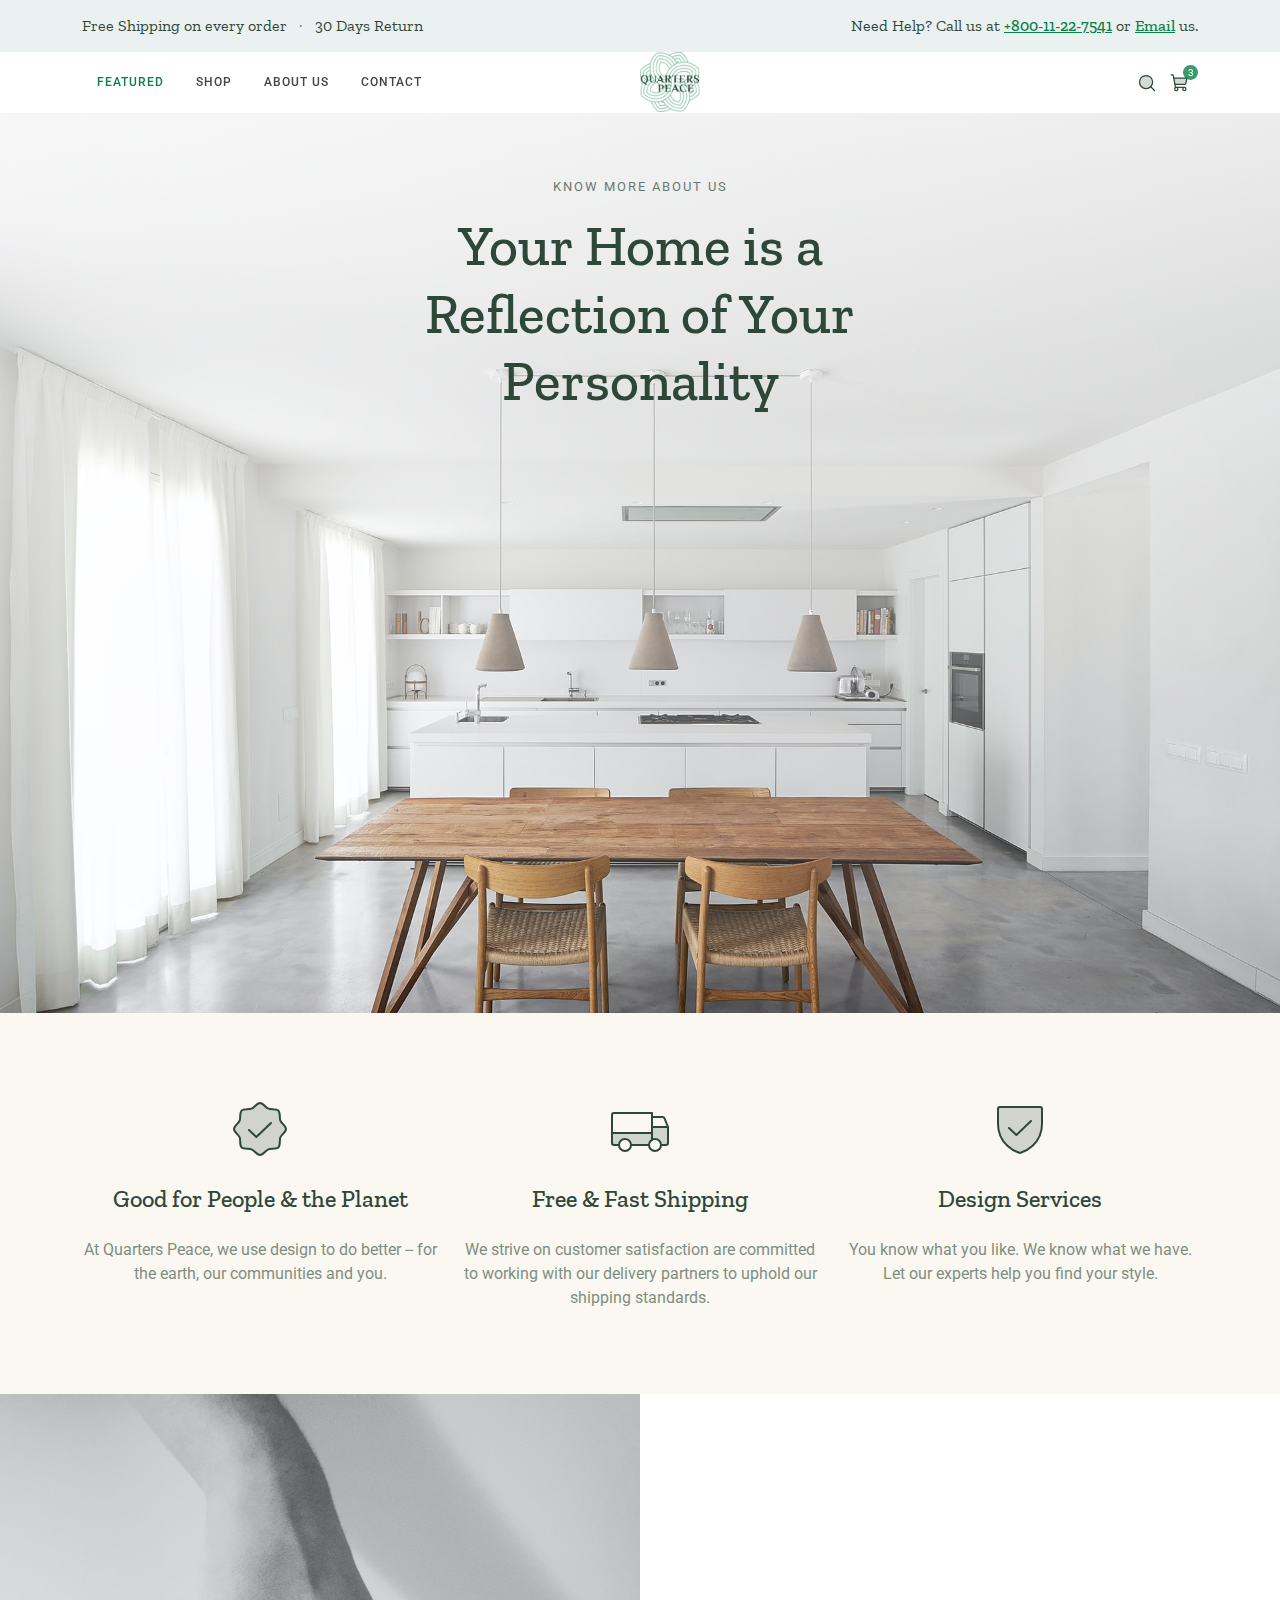
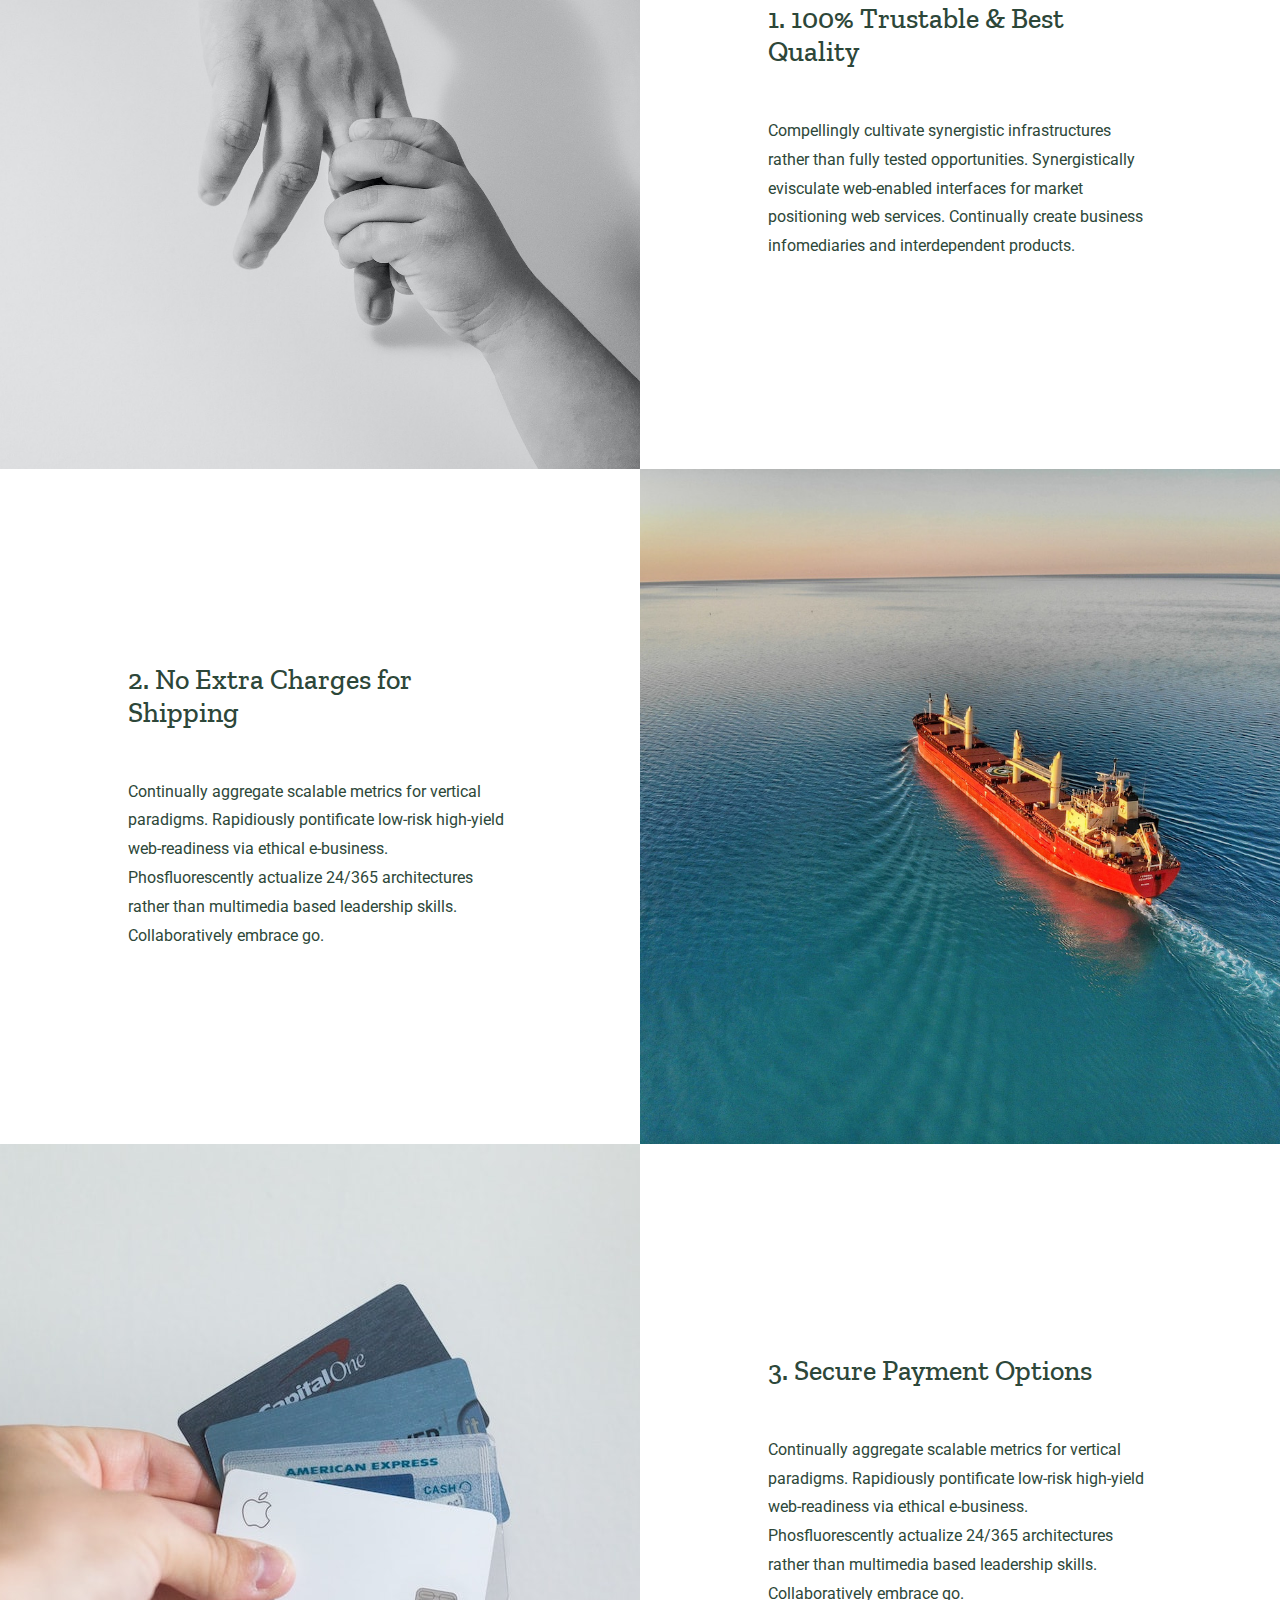
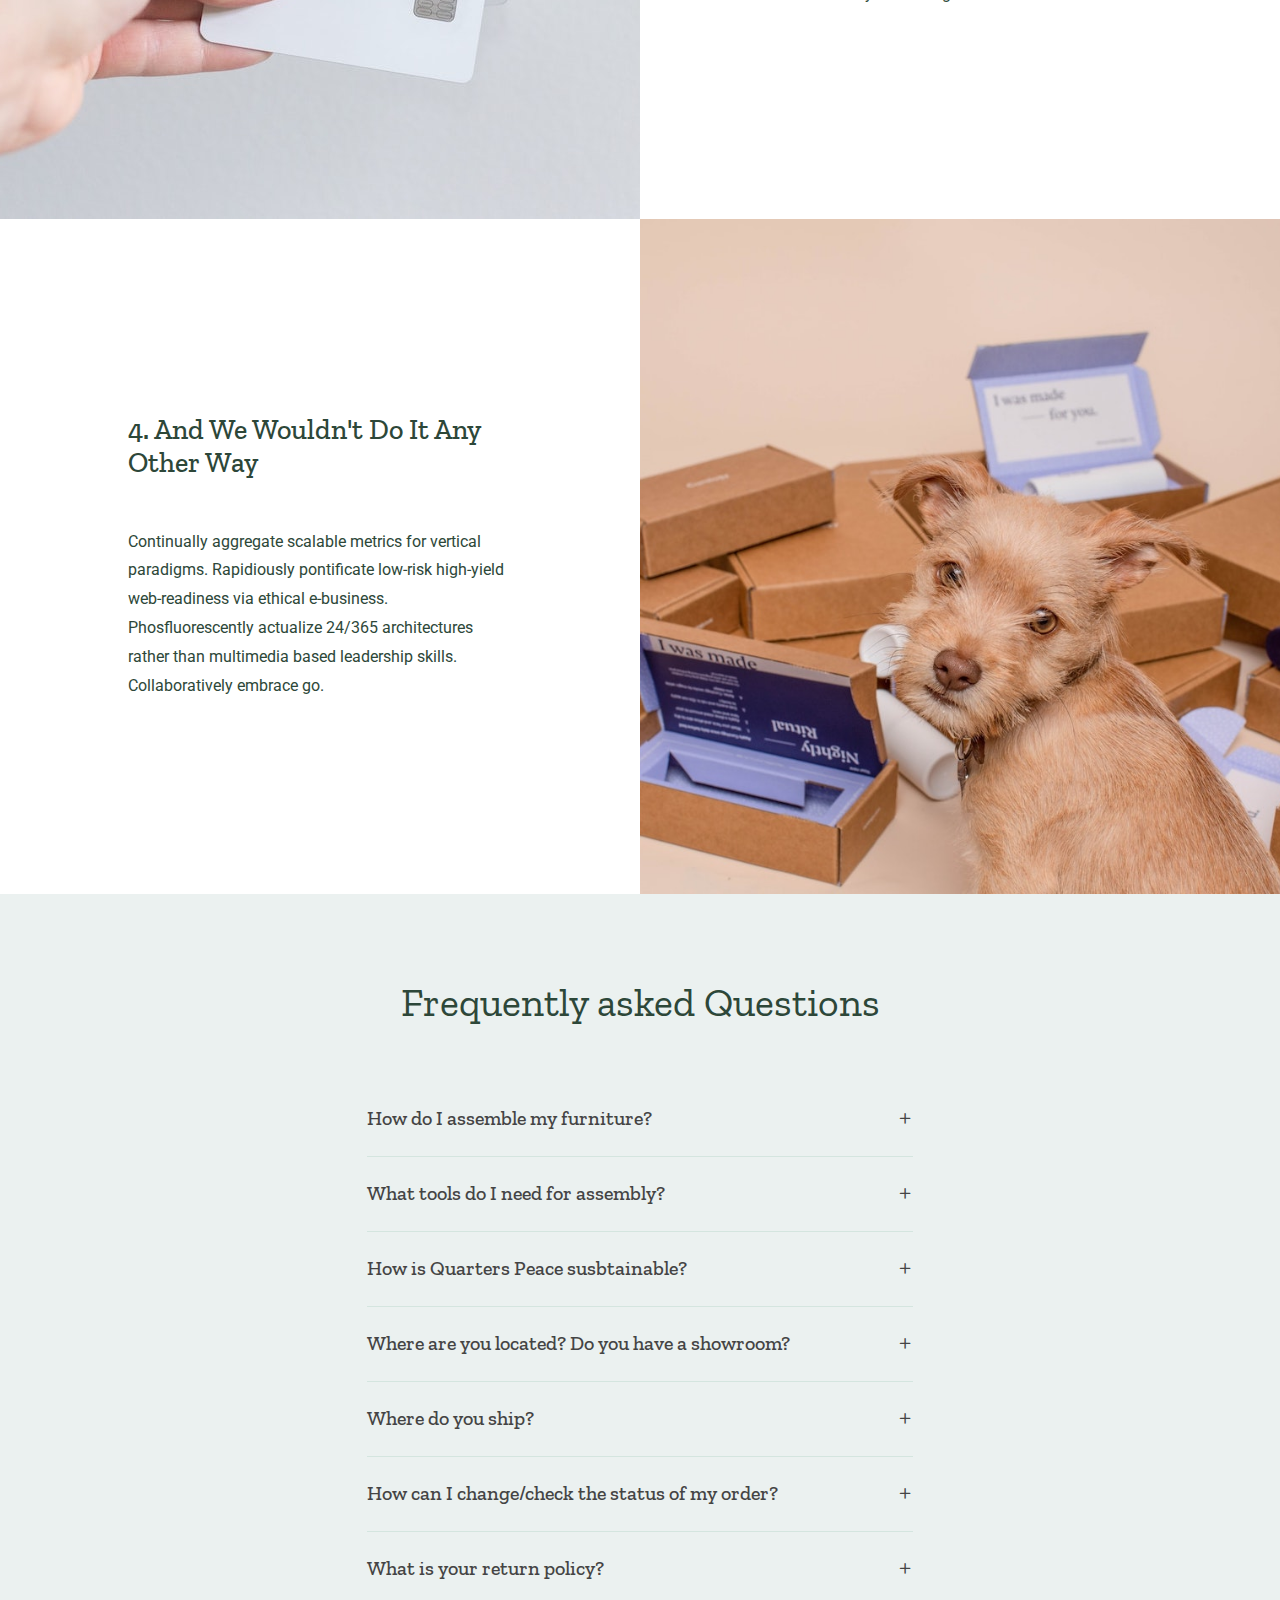
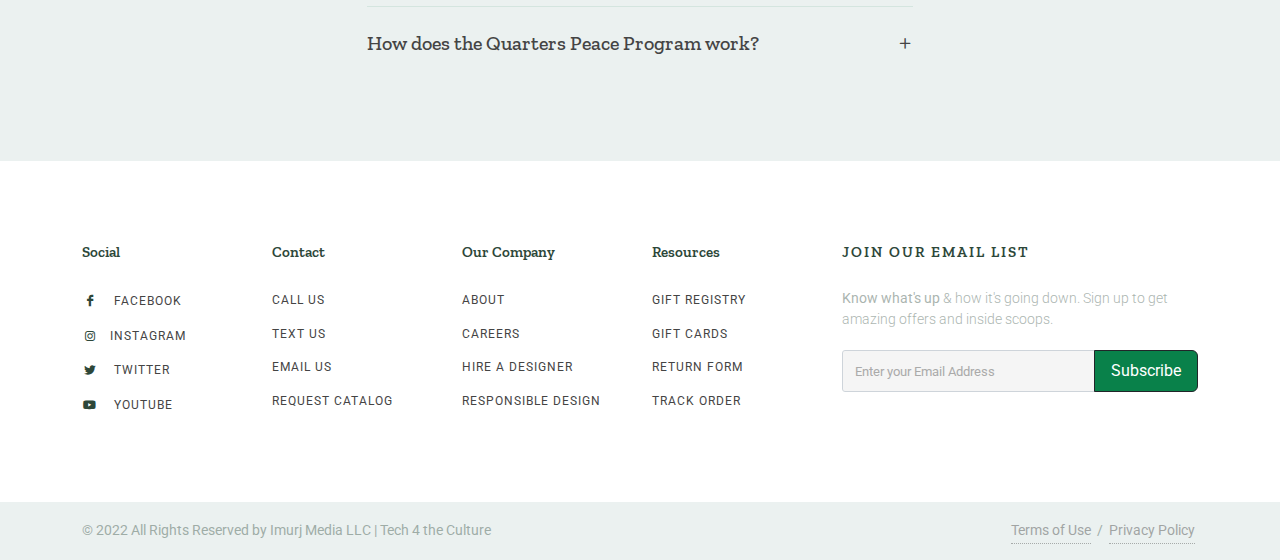
<file: about.html>
<!DOCTYPE html>
<html dir="ltr" lang="en-US">
<head>

	<meta http-equiv="content-type" content="text/html; charset=utf-8" />
	<meta name="author" content="AintNoDope" />

	<!-- Stylesheets
	============================================= -->
	<link rel="preconnect" href="https://fonts.gstatic.com">
	<link href="https://fonts.googleapis.com/css2?family=Roboto:wght@400;500&family=Zilla+Slab:wght@400;500&display=swap" rel="stylesheet">

	<link rel="stylesheet" href="css/bootstrap.css" type="text/css" />
	<link rel="stylesheet" href="style.css" type="text/css" />

	<link rel="stylesheet" href="css/dark.css" type="text/css" />
	<link rel="stylesheet" href="css/font-icons.css" type="text/css" />
	<link rel="stylesheet" href="css/animate.css" type="text/css" />
	<link rel="stylesheet" href="css/magnific-popup.css" type="text/css" />

	<link rel="stylesheet" href="css/custom.css" type="text/css" />
	<meta name="viewport" content="width=device-width, initial-scale=1" />

	<!-- Furniture Demo Specific Theme Stylesheet - #193532 -->
	<link rel="stylesheet" href="css/colors.php?color=193532" type="text/css" />

	<!-- Furniture Demo Specific Stylesheet -->
	<link rel="stylesheet" href="demos/furniture/furniture.css" type="text/css" /> <!-- Furniture Custom Css -->
	<link rel="stylesheet" href="demos/furniture/css/fonts.css" type="text/css" /> <!-- Furniture Custom Fonts -->
	<!-- / -->

	<!-- Document Title
	============================================= -->
	<title>Quarters Peace | About </title>

</head>

<body class="stretched">

	<!-- Cart Panel Background
	============================================= -->
	<div class="body-overlay"></div>

	<!-- Cart Side Panel
	============================================= -->
	<div id="side-panel" class="bg-white">

		<!-- Cart Side Panel Close Icon
		============================================= -->
		<div id="side-panel-trigger-close" class="side-panel-trigger"><a href="#"><i class="icon-line-cross"></i></a></div>

		<div class="side-panel-wrap">

			<div class="top-cart d-flex flex-column h-100">
				<div class="top-cart-title">
					<h4>Shopping Cart <small class="bg-color-light icon-stacked text-center rounded-circle color">2</small></h4>
				</div>

				<!-- Cart Items
				============================================= -->
				<div class="top-cart-items">

					<!-- Cart Item 1
					============================================= -->
					<div class="top-cart-item">
						<div class="top-cart-item-image border-0">
							<a href="#"><img src="demos/furniture/images/cart/1.jpg" alt="Cart Image 1" /></a>
						</div>
						<div class="top-cart-item-desc">
							<div class="top-cart-item-desc-title">
								<a href="#" class="fw-medium">Blue Sofa for Dining Room</a>
								<span class="top-cart-item-price d-block"><del>$29.99</del> $19.99</span>
								<div class="d-flex mt-2">
									<a href="#" class="fw-normal text-black-50 text-smaller"><u>Edit</u></a>
									<a href="#" class="fw-normal text-black-50 text-smaller ms-3"><u>Remove</u></a>
								</div>
							</div>
							<div class="top-cart-item-quantity">x 1</div>
						</div>
					</div>

					<!-- Cart Item 2
					============================================= -->
					<div class="top-cart-item">
						<div class="top-cart-item-image border-0">
							<a href="#"><img src="demos/furniture/images/cart/2.jpg" alt="Cart Image 2" /></a>
						</div>
						<div class="top-cart-item-desc">
							<div class="top-cart-item-desc-title">
								<a href="#" class="fw-medium">Ceilling Light for Office</a>
								<span class="top-cart-item-price d-block">$24.99</span>
								<div class="d-flex mt-2">
									<a href="#" class="fw-normal text-black-50 text-smaller"><u>Edit</u></a>
									<a href="#" class="fw-normal text-black-50 text-smaller ms-3"><u>Remove</u></a>
								</div>
							</div>
							<div class="top-cart-item-quantity">x 2</div>
						</div>
					</div>
				</div>

				<!-- Cart Saved Text
				============================================= -->
				<div class="py-2 px-3 mt-auto text-black-50 text-smaller bg-color-light">
					<span><svg xmlns="http://www.w3.org/2000/svg" width="16" height="16" fill="var(--themecolor)" viewBox="0 0 256 256"><rect width="256" height="256" fill="none"></rect><path d="M54.46089,201.53911c-9.204-9.204-3.09935-28.52745-7.78412-39.85C41.82037,149.95168,24,140.50492,24,127.99963,24,115.4945,41.82047,106.048,46.67683,94.31079c4.68477-11.32253-1.41993-30.6459,7.78406-39.8499s28.52746-3.09935,39.85-7.78412C106.04832,41.82037,115.49508,24,128.00037,24c12.50513,0,21.95163,17.82047,33.68884,22.67683,11.32253,4.68477,30.6459-1.41993,39.8499,7.78406s3.09935,28.52746,7.78412,39.85C214.17963,106.04832,232,115.49508,232,128.00037c0,12.50513-17.82047,21.95163-22.67683,33.68884-4.68477,11.32253,1.41993,30.6459-7.78406,39.8499s-28.52745,3.09935-39.85,7.78412C149.95168,214.17963,140.50492,232,127.99963,232c-12.50513,0-21.95163-17.82047-33.68884-22.67683C82.98826,204.6384,63.66489,210.7431,54.46089,201.53911Z" opacity="0.2"></path><path d="M54.46089,201.53911c-9.204-9.204-3.09935-28.52745-7.78412-39.85C41.82037,149.95168,24,140.50492,24,127.99963,24,115.4945,41.82047,106.048,46.67683,94.31079c4.68477-11.32253-1.41993-30.6459,7.78406-39.8499s28.52746-3.09935,39.85-7.78412C106.04832,41.82037,115.49508,24,128.00037,24c12.50513,0,21.95163,17.82047,33.68884,22.67683,11.32253,4.68477,30.6459-1.41993,39.8499,7.78406s3.09935,28.52746,7.78412,39.85C214.17963,106.04832,232,115.49508,232,128.00037c0,12.50513-17.82047,21.95163-22.67683,33.68884-4.68477,11.32253,1.41993,30.6459-7.78406,39.8499s-28.52745,3.09935-39.85,7.78412C149.95168,214.17963,140.50492,232,127.99963,232c-12.50513,0-21.95163-17.82047-33.68884-22.67683C82.98826,204.6384,63.66489,210.7431,54.46089,201.53911Z" fill="none" stroke="var(--themecolor)" stroke-linecap="round" stroke-linejoin="round" stroke-width="16"></path><polyline points="172 104 113.333 160 84 132" fill="none" stroke="var(--themecolor)" stroke-linecap="round" stroke-linejoin="round" stroke-width="16"></polyline></svg> You save $10.00 on this order.</span>
				</div>

				<!-- Cart Price and Button
				============================================= -->
				<div class="top-cart-action flex-column align-items-stretch">
					<div class="d-flex justify-content-between align-items-center mb-2">
						<small class="text-uppercase ls1">Total</small>
						<h4 class="fw-medium font-body mb-0">$69.97</h4>
					</div>
					<a href="#" class="button btn-block text-center m-0 fw-normal"><i style="position: relative; top: -2px;"><svg xmlns="http://www.w3.org/2000/svg" width="18" height="18" fill="#FFF" viewBox="0 0 256 256"><rect width="256" height="256" fill="none"></rect><path d="M40,192a16,16,0,0,0,16,16H216a8,8,0,0,0,8-8V88a8,8,0,0,0-8-8H56A16,16,0,0,1,40,64Z" opacity="0.2"></path><path d="M40,64V192a16,16,0,0,0,16,16H216a8,8,0,0,0,8-8V88a8,8,0,0,0-8-8H56A16,16,0,0,1,40,64v0A16,16,0,0,1,56,48H192" fill="none" stroke="#FFF" stroke-linecap="round" stroke-linejoin="round" stroke-width="10"></path><circle cx="180" cy="144" r="12"></circle></svg></i> Checkout</a>
				</div>
			</div>

		</div>

	</div>

	<!-- Document Wrapper
	============================================= -->
	<div id="wrapper" class="clearfix">

		<!-- Top Bar
		============================================= -->
		<div id="top-bar" class="py-3 text-center bg-color-light">
			<div class="container clearfix">
				<div class="d-md-flex justify-content-md-between align-items-md-center">
					<h4 class="mb-2 mb-md-0 h6 fw-normal">Free Shipping on every order <span class="mx-2 text-black-50">&middot;</span> 30 Days Return</h4>

					<h4 class="mb-0 h6 fw-normal">Need Help? Call us at <a class="color" href="tel:+00-11-22-7541"><u class="fw-medium">+800-11-22-7541</u></a> or <a class="color" href="mailto:noreply@quarterspeace.com"><u class="fw-medium">Email</u></a> us.</h4>
				</div>
			</div>
		</div><!-- #top-bar end -->

		<!-- Header
		============================================= -->
		<header id="header" class="header-size-sm border-bottom-0">
			<div id="header-wrap">
				<div class="container">
					<div class="header-row justify-content-lg-between">

						<!-- Logo
						============================================= -->
						<div id="logo" class="mx-auto col-auto flex-column order-2">
							<a href="index.html" class="standard-logo"><img src="images/411/logo.png" alt="QP Logo"></a>
							<a href="index.html" class="retina-logo"><img src="images/411/logo.png" alt="QP Logo"></a>
						</div><!-- #logo end -->

						<div class="header-misc col-auto col-lg-3 order-3 justify-content-lg-end ms-0 ms-sm-3 px-0">

							<!-- Top Search
							============================================= -->
							<div id="top-search" class="header-misc-icon">
								<a href="#" id="top-search-trigger">
									<i><svg xmlns="http://www.w3.org/2000/svg" width="20" height="20" fill="var(--themecolor)" viewBox="0 0 256 256"><rect width="256" height="256" fill="none"></rect><circle cx="115.99512" cy="116" r="84" opacity="0.2"></circle><circle cx="115.99512" cy="116" r="84" fill="none" stroke="var(--themecolor)" stroke-linecap="round" stroke-linejoin="round" stroke-width="16"></circle><line x1="175.38868" y1="175.40039" x2="223.98926" y2="224.00098" fill="none" stroke="var(--themecolor)" stroke-linecap="round" stroke-linejoin="round" stroke-width="16"></line></svg></i>
									<i><svg xmlns="http://www.w3.org/2000/svg" width="20" height="20" fill="var(--themecolor)" viewBox="0 0 256 256"><rect width="256" height="256" fill="none"></rect><circle cx="128" cy="128" r="96" opacity="0.2"></circle><circle cx="128" cy="128" r="96" fill="none" stroke="var(--themecolor)" stroke-miterlimit="10" stroke-width="16"></circle><line x1="160" y1="96" x2="96" y2="160" fill="none" stroke="var(--themecolor)" stroke-linecap="round" stroke-linejoin="round" stroke-width="16"></line><line x1="160" y1="160" x2="96" y2="96" fill="none" stroke="var(--themecolor)" stroke-linecap="round" stroke-linejoin="round" stroke-width="16"></line></svg></i>
								</a>
							</div><!-- #top-search end -->

							<!-- Top Cart
							============================================= -->
							<div id="top-cart" class="header-misc-icon">
								<a href="#" class="side-panel-trigger"><svg xmlns="http://www.w3.org/2000/svg" width="20" height="20" fill="var(--themecolor)" viewBox="0 0 256 256"><rect width="256" height="256" fill="none"></rect><path d="M62.54543,144H188.10132a16,16,0,0,0,15.74192-13.13783L216,64H48Z" opacity="0.2"></path><path d="M184,184H69.81818L41.92162,30.56892A8,8,0,0,0,34.05066,24H16" fill="none" stroke="var(--themecolor)" stroke-linecap="round" stroke-linejoin="round" stroke-width="16"></path><circle cx="80" cy="204" r="20" fill="none" stroke="var(--themecolor)" stroke-linecap="round" stroke-linejoin="round" stroke-width="16"></circle><circle cx="184" cy="204" r="20" fill="none" stroke="var(--themecolor)" stroke-linecap="round" stroke-linejoin="round" stroke-width="16"></circle><path d="M62.54543,144H188.10132a16,16,0,0,0,15.74192-13.13783L216,64H48" fill="none" stroke="var(--themecolor)" stroke-linecap="round" stroke-linejoin="round" stroke-width="16"></path></svg><span class="top-cart-number">3</span></a>
							</div><!-- #top-cart end -->

						</div>

						<!-- Mobile Menu Icon
						============================================= -->
						<div id="primary-menu-trigger">
							<svg xmlns="http://www.w3.org/2000/svg" width="24" height="24" viewBox="0 0 256 256"><defs><style>.a,.c{fill:none;}.b{fill:var(--themecolor);opacity:0.2;}.c,.d{stroke:var(--themecolor);}.c{stroke-miterlimit:10;stroke-width:14px;}.d{stroke-linecap:round;stroke-linejoin:round;stroke-width:13px;}</style></defs><rect class="a" width="24" height="24"/><circle class="b" cx="96" cy="96" r="96" transform="translate(32 32)"/><circle class="c" cx="96" cy="96" r="96" transform="translate(32 32)"/><line class="d" x2="85" transform="translate(86 127)"/><line class="d" x2="85" transform="translate(86 97)"/><line class="d" x2="85" transform="translate(86 159)"/></svg>
							<svg xmlns="http://www.w3.org/2000/svg" width="24" height="24" fill="var(--themecolor)" viewBox="0 0 256 256"><rect width="256" height="256" fill="none"></rect><circle cx="128" cy="128" r="96" opacity="0.2"></circle><circle cx="128" cy="128" r="96" fill="none" stroke="var(--themecolor)" stroke-miterlimit="10" stroke-width="16"></circle><line x1="160" y1="96" x2="96" y2="160" fill="none" stroke="var(--themecolor)" stroke-linecap="round" stroke-linejoin="round" stroke-width="16"></line><line x1="160" y1="160" x2="96" y2="96" fill="none" stroke="var(--themecolor)" stroke-linecap="round" stroke-linejoin="round" stroke-width="16"></line></svg>
						</div>

						<!-- Primary Navigation
						============================================= -->
						<nav class="primary-menu with-arrows order-lg-1 order-last px-0">

							<ul class="menu-container">
								<li class="menu-item current">
									<a class="menu-link" href="index.html">
										<div>Featured</div>
									</a>
									<ul class="sub-menu-container">
										<li class="menu-item">
											<a class="menu-link" href="index.html"><div>New Arrivals</div></a>
										</li>
										<li class="menu-item">
											<a class="menu-link" href="index.html"><div>Sale</div></a>
										</li>
									</ul>
								</li>
								<li class="menu-item mega-menu mega-menu-full">
									<a href="products.html" class="menu-link"><div>Shop</div></a>

									<!-- Menu DropDown
									============================================= -->
									<div class="mega-menu-content border-bottom-0">
										<div class="container">
											<div class="row">
												<ul class="sub-menu-container mega-menu-column col-lg-auto">
													<li class="menu-item">
														<a class="menu-link" href="products.html"><div>By Room</div></a>
														<!-- Menu Sub DropDown
														============================================= -->
														<ul class="sub-menu-container mega-menu-dropdown">
															<li class="menu-item">
																<a class="menu-link" href="products.html"><div>Living Room</div></a>
															</li>
															<li class="menu-item">
																<a class="menu-link" href="products.html"><div>Dining Room</div></a>
															</li>
															<li class="menu-item">
																<a class="menu-link" href="products.html"><div>Bedroom</div></a>
															</li>
															<li class="menu-item">
																<a class="menu-link" href="products.html"><div>Bathroom</div></a>
															</li>
															<li class="menu-item">
																<a class="menu-link" href="products.html"><div>Home Office</div></a>
															</li>
														</ul>
													</li>
												</ul>
												<ul class="sub-menu-container mega-menu-column col-lg-auto">
													<li class="menu-item">
														<a class="menu-link" href="products.html"><div>Art & Objects</div></a>
													</li>
												</ul>
												<ul class="sub-menu-container mega-menu-column col-lg-auto">
													<li class="menu-item">
														<a class="menu-link" href="products.html"><div>Bedding & Textile</div></a>
													</li>
												</ul>
												<ul class="sub-menu-container mega-menu-column col-lg-auto">
													<li class="menu-item">
														<a class="menu-link" href="products.html"><div>Rugs</div></a>
													</li>
												</ul>
												<ul class="sub-menu-container mega-menu-column col-lg-auto">
													<li class="menu-item">
														<a class="menu-link" href="products.html"><div>Scent & Bath</div></a>
													</li>
												<ul class="sub-menu-container mega-menu-column col-lg-auto">
													
											</ul>
												</ul>
												<ul class="sub-menu-container mega-menu-column col-lg-auto">
													<li class="menu-item">
														<a class="menu-link" href="products.html"><div>More</div></a>
														<ul class="sub-menu-container mega-menu-dropdown">
															<li class="menu-item">
																<a class="menu-link" href="products.html"><div>Pillows</div></a>
															</li>
															<li class="menu-item">
																<a class="menu-link" href="products.html"><div>Curtains</div></a>
															</li>
															<li class="menu-item">
																<a class="menu-link" href="products.html"><div>Lighting</div></a>
															</li>
															<li class="menu-item">
																<a class="menu-link" href="products.html"><div>Pillows</div></a>
															</li>
															<li class="menu-item">
																<a class="menu-link" href="products.html"><div>Kitchen</div></a>
															</li>
															<li class="menu-item">
																<a class="menu-link" href="products.html"><div>Stationary</div></a>
															</li>
														</ul>
													</li>
												</ul>
												<!--<ul class="sub-menu-container mega-menu-column bg-color-light col-lg-auto">
													<li class="menu-item">
														<a class="menu-link" href="single.html"><div><i class="icon-line-link"></i>Single Page</div></a>
													</li>
												</ul>-->
											</div>
										</div>
									</div>
								</li>
								<li class="menu-item">
									<a class="menu-link" href="about.html">
										<div>About Us</div>
									</a>
								</li>
								<li class="menu-item"><a class="menu-link" href="contact.html">
									<div>Contact</div>
								</a></li>
							</ul>

						</nav><!-- #primary-menu end -->

						<!-- Top Search Form
						============================================= -->
						<form class="top-search-form" action="search.html" method="get">
							<input type="text" name="q" class="form-control" value="" placeholder="Type &amp; Hit Enter.." autocomplete="off">
						</form>

					</div>
				</div>
			</div>
			<div class="header-wrap-clone"></div>
		</header><!-- #header end -->

		<!-- Hero Section
		============================================= -->
		<section id="slider" class="slider-element min-vh-md-100 vh-50" style="background-image: linear-gradient(to bottom, rgba(255,255,255,.8), rgba(255,255,255,0)), url('demos/furniture/images/about/hero.jpg'); background-position: center 10%; background-size: cover;">

			<div class="container">

				<!-- Hero Text
				============================================= -->
				<div class="row min-vh-md-100 vh-50 justify-content-center align-items-md-start align-items-center text-center pt-md-5">
					<div class="col-lg-6 mt-lg-3">
						<p class="op-07 mb-3 text-uppercase ls2 text-smaller">Know more about us</p>
						<h1 class="display-4 fw-medium mb-5">Your Home is a Reflection of Your Personality</h1>
					</div>
				</div>

			</div>

		</section>

		<!-- Why Us
		============================================= -->
		<section id="content">
			<div class="content-wrap py-0">

				<!-- 1. Section
				============================================= -->
				<div class="section custom-bg my-0" style="--custom-bg: #FAF8F0;">
					<div class="container py-lg-4">
						<div class="row col-mb-50">

							<!-- feature-box 1 -->
							<div class="col-md-4">
								<div class="feature-box fbox-center fbox-dark fbox-plain">
									<div class="fbox-icon">
										<svg xmlns="http://www.w3.org/2000/svg" width="64" height="64" fill="var(--themecolor)" viewBox="0 0 256 256"><rect width="256" height="256" fill="none"></rect><path d="M54.46089,201.53911c-9.204-9.204-3.09935-28.52745-7.78412-39.85C41.82037,149.95168,24,140.50492,24,127.99963,24,115.4945,41.82047,106.048,46.67683,94.31079c4.68477-11.32253-1.41993-30.6459,7.78406-39.8499s28.52746-3.09935,39.85-7.78412C106.04832,41.82037,115.49508,24,128.00037,24c12.50513,0,21.95163,17.82047,33.68884,22.67683,11.32253,4.68477,30.6459-1.41993,39.8499,7.78406s3.09935,28.52746,7.78412,39.85C214.17963,106.04832,232,115.49508,232,128.00037c0,12.50513-17.82047,21.95163-22.67683,33.68884-4.68477,11.32253,1.41993,30.6459-7.78406,39.8499s-28.52745,3.09935-39.85,7.78412C149.95168,214.17963,140.50492,232,127.99963,232c-12.50513,0-21.95163-17.82047-33.68884-22.67683C82.98826,204.6384,63.66489,210.7431,54.46089,201.53911Z" opacity="0.2"></path><path d="M54.46089,201.53911c-9.204-9.204-3.09935-28.52745-7.78412-39.85C41.82037,149.95168,24,140.50492,24,127.99963,24,115.4945,41.82047,106.048,46.67683,94.31079c4.68477-11.32253-1.41993-30.6459,7.78406-39.8499s28.52746-3.09935,39.85-7.78412C106.04832,41.82037,115.49508,24,128.00037,24c12.50513,0,21.95163,17.82047,33.68884,22.67683,11.32253,4.68477,30.6459-1.41993,39.8499,7.78406s3.09935,28.52746,7.78412,39.85C214.17963,106.04832,232,115.49508,232,128.00037c0,12.50513-17.82047,21.95163-22.67683,33.68884-4.68477,11.32253,1.41993,30.6459-7.78406,39.8499s-28.52745,3.09935-39.85,7.78412C149.95168,214.17963,140.50492,232,127.99963,232c-12.50513,0-21.95163-17.82047-33.68884-22.67683C82.98826,204.6384,63.66489,210.7431,54.46089,201.53911Z" fill="none" stroke="var(--themecolor)" stroke-linecap="round" stroke-linejoin="round" stroke-width="8"></path><polyline points="172 104 113.333 160 84 132" fill="none" stroke="var(--themecolor)" stroke-linecap="round" stroke-linejoin="round" stroke-width="8"></polyline></svg>
									</div>
									<div class="fbox-content">
										<h2 class="nott fw-medium h4 mb-4">Good for People & the Planet</h2>
										<p class="op-06">At Quarters Peace, we use design to do better -- for the earth, our communities and you. </p>
									</div>
								</div>
							</div>

							<!-- feature-box 2 -->
							<div class="col-md-4">
								<div class="feature-box fbox-center fbox-dark fbox-plain">
									<div class="fbox-icon">
										<svg xmlns="http://www.w3.org/2000/svg" width="64" height="64" fill="var(--themecolor)" viewBox="0 0 256 256"><rect width="256" height="256" fill="none"></rect><path d="M176,144H16v40a8,8,0,0,0,8,8H44a24,24,0,0,1,48,0h72a23.99048,23.99048,0,0,1,11.99813-20.78815Z" opacity="0.2"></path><path d="M212,192a24.00631,24.00631,0,0,0-36.00187-20.78815L176,120h64v64a8,8,0,0,1-8,8H212" opacity="0.2"></path><path d="M240,120H176V80h42.58374a8,8,0,0,1,7.42781,5.02887Z" fill="none" stroke="var(--themecolor)" stroke-linecap="round" stroke-linejoin="round" stroke-width="8"></path><line x1="16" y1="144" x2="176" y2="144" fill="none" stroke="var(--themecolor)" stroke-linecap="round" stroke-linejoin="round" stroke-width="8"></line><circle cx="188" cy="192" r="24" fill="none" stroke="var(--themecolor)" stroke-miterlimit="10" stroke-width="8"></circle><circle cx="68" cy="192" r="24" fill="none" stroke="var(--themecolor)" stroke-miterlimit="10" stroke-width="8"></circle><line x1="164" y1="192" x2="92" y2="192" fill="none" stroke="var(--themecolor)" stroke-linecap="round" stroke-linejoin="round" stroke-width="8"></line><path d="M44,192H24a8,8,0,0,1-8-8V72a8,8,0,0,1,8-8H176V171.21508" fill="none" stroke="var(--themecolor)" stroke-linecap="round" stroke-linejoin="round" stroke-width="8"></path><path d="M176,171.21508V120h64v64a8,8,0,0,1-8,8H212" fill="none" stroke="var(--themecolor)" stroke-linecap="round" stroke-linejoin="round" stroke-width="8"></path></svg>
									</div>
									<div class="fbox-content">
										<h2 class="nott fw-medium h4 mb-4">Free & Fast Shipping</h2>
										<p class="op-06">We strive on customer satisfaction are committed to working with our delivery partners to uphold our shipping standards.</p>
									</div>
								</div>
							</div>

							<!-- feature-box 3 -->
							<div class="col-md-4">
								<div class="feature-box fbox-center fbox-dark fbox-plain">
									<div class="fbox-icon">
										<svg xmlns="http://www.w3.org/2000/svg" width="64" height="64" fill="var(--themecolor)" viewBox="0 0 256 256"><rect width="256" height="256" fill="none"></rect><path d="M40,106.66667V48a8,8,0,0,1,8-8H208a8,8,0,0,1,8,8v58.66667c0,84.01533-71.306,111.85016-85.5438,116.57058a7.54755,7.54755,0,0,1-4.9124,0C111.306,218.51683,40,190.682,40,106.66667Z" opacity="0.2"></path><path d="M40,106.66667V48a8,8,0,0,1,8-8H208a8,8,0,0,1,8,8v58.66667c0,84.01533-71.306,111.85016-85.5438,116.57058a7.54755,7.54755,0,0,1-4.9124,0C111.306,218.51683,40,190.682,40,106.66667Z" fill="none" stroke="var(--themecolor)" stroke-linecap="round" stroke-linejoin="round" stroke-width="8"></path><polyline points="172 96 113.333 152 84 124" fill="none" stroke="var(--themecolor)" stroke-linecap="round" stroke-linejoin="round" stroke-width="8"></polyline></svg>
									</div>
									<div class="fbox-content">
										<h2 class="nott fw-medium h4 mb-4">Design Services</h2>
										<p class="op-06">You know what you like. We know what we have. Let our experts help you find your style.</p>
									</div>
								</div>
							</div>
						</div>
					</div>
				</div><!-- Section End -->


				<!-- 2. Section
				============================================= -->
				<div class="section bg-transparent my-0 py-0">
					<div class="container-fluid">

						<div class="clear"></div>

						<!-- 1 -->
						<div class="row align-items-md-center">
							<!-- Image -->
							<div class="col-md-6 px-lg-0 min-vh-50 min-vh-lg-75 d-flex align-self-stretch" style="background: url('demos/furniture/images/about/1.jpg') no-repeat center center; background-size: cover;">
							</div>

							<!-- Content -->
							<div class="col-md-6 p-5 p-lg-6">
								<h3 class="h3 bottommargin fw-medium px-lg-5">1. 100% Trustable & Best Quality</h3>
								<p class="m-0 px-lg-5">Compellingly cultivate synergistic infrastructures rather than fully tested opportunities. Synergistically evisculate web-enabled interfaces for market positioning web services. Continually create business infomediaries and interdependent products.</p>
							</div>
						</div>

						<div class="clear"></div>

						<!-- 2 -->
						<div class="row flex-md-row-reverse align-items-md-center">
							<!-- Image -->
							<div class="col-md-6 px-lg-0 min-vh-50 min-vh-lg-75 d-flex align-self-stretch" style="background: url('demos/furniture/images/about/2.jpg') no-repeat center center; background-size: cover;">
							</div>

							<!-- Content -->
							<div class="col-md-6 p-5 p-lg-6">
								<h3 class="h3 bottommargin fw-medium px-lg-5">2. No Extra Charges for Shipping</h3>
								<p class="m-0 px-lg-5">Continually aggregate scalable metrics for vertical paradigms. Rapidiously pontificate low-risk high-yield web-readiness via ethical e-business. Phosfluorescently actualize 24/365 architectures rather than multimedia based leadership skills. Collaboratively embrace go.</p>
							</div>
						</div>

						<div class="clear"></div>

						<!-- 3 -->
						<div class="row align-items-md-center">
							<!-- Image -->
							<div class="col-md-6 px-lg-0 min-vh-50 min-vh-lg-75 d-flex align-self-stretch" style="background: url('demos/furniture/images/about/3.jpg') no-repeat center center; background-size: cover;">
							</div>

							<!-- Content -->
							<div class="col-md-6 p-5 p-lg-6">
								<h3 class="h3 bottommargin fw-medium px-lg-5">3. Secure Payment Options</h3>
								<p class="m-0 px-lg-5">Continually aggregate scalable metrics for vertical paradigms. Rapidiously pontificate low-risk high-yield web-readiness via ethical e-business. Phosfluorescently actualize 24/365 architectures rather than multimedia based leadership skills. Collaboratively embrace go.</p>
							</div>
						</div>

						<div class="clear"></div>

						<!-- 4 -->
						<div class="row flex-md-row-reverse align-items-md-center">
							<!-- Image -->
							<div class="col-md-6 px-lg-0 min-vh-50 min-vh-lg-75 d-flex align-self-stretch" style="background: url('demos/furniture/images/about/4.jpg') no-repeat center center; background-size: cover;">
							</div>

							<!-- Content -->
							<div class="col-md-6 p-5 p-lg-6">
								<h3 class="h3 bottommargin fw-medium px-lg-5">4. And We Wouldn't Do It Any Other Way</h3>
								<p class="m-0 px-lg-5">Continually aggregate scalable metrics for vertical paradigms. Rapidiously pontificate low-risk high-yield web-readiness via ethical e-business. Phosfluorescently actualize 24/365 architectures rather than multimedia based leadership skills. Collaboratively embrace go.</p>
							</div>
						</div>

					</div>
				</div> <!-- Section End -->

				<!-- 3. Section
				============================================= -->
				<div class="section m-0 bg-color-light">
					<div class="container py-md-4">

						<h2 class="h1 fw-normal text-center bottommargin-lg">Frequently asked <span data-animate="svg-underline-animated" class="svg-underline nocolor"><span>Questions</span></span></h2>
						<div class="row justify-content-center">
							<div class="col-xl-6 col-lg-7">

								<!-- FAQs Toggle -->
								<div class="toggle">
									<div class="toggle-header justify-content-between flex-row-reverse">
										<div class="toggle-icon">
											<i class="toggle-closed icon-line-plus"></i>
											<i class="toggle-open icon-line-minus"></i>
										</div>
										<div class="toggle-title h5 mb-0 fw-medium font-primary">
											How do I assemble my furniture?
										</div>
									</div>
									<div class="toggle-content op-07 mt-2">Lorem ipsum dolor sit amet, consectetur adipisicing elit. Assumenda, dolorum, vero ipsum molestiae minima odio quo voluptate illum excepturi quam cum voluptates doloribus quae nisi tempore necessitatibus dolores ducimus enim libero eaque explicabo suscipit animi at quaerat aliquid ex expedita perspiciatis? Saepe, aperiam, nam unde quas beatae vero vitae nulla.</div>
								</div>

								<div class="line border-color my-4 op-01"></div>

								<!-- FAQs Toggle -->
								<div class="toggle">
									<div class="toggle-header justify-content-between flex-row-reverse">
										<div class="toggle-icon">
											<i class="toggle-closed icon-line-plus"></i>
											<i class="toggle-open icon-line-minus"></i>
										</div>
										<div class="toggle-title h5 mb-0 fw-medium font-primary">
											What tools do I need for assembly?
										</div>
									</div>
									<div class="toggle-content op-07 mt-2">Lorem ipsum dolor sit amet, consectetur adipisicing elit. Assumenda, dolorum, vero ipsum molestiae minima odio quo voluptate illum excepturi quam cum voluptates doloribus quae nisi tempore necessitatibus dolores ducimus enim libero eaque explicabo suscipit animi at quaerat aliquid ex expedita perspiciatis? Saepe, aperiam, nam unde quas beatae vero vitae nulla.</div>
								</div>

								<div class="line border-color my-4 op-01"></div>

								<!-- FAQs Toggle -->
								<div class="toggle">
									<div class="toggle-header justify-content-between flex-row-reverse">
										<div class="toggle-icon">
											<i class="toggle-closed icon-line-plus"></i>
											<i class="toggle-open icon-line-minus"></i>
										</div>
										<div class="toggle-title h5 mb-0 fw-medium font-primary">
											How is Quarters Peace susbtainable? 
										</div>
									</div>
									<div class="toggle-content op-07 mt-2">Lorem ipsum dolor sit amet, consectetur adipisicing elit. Assumenda, dolorum, vero ipsum molestiae minima odio quo voluptate illum excepturi quam cum voluptates doloribus quae nisi tempore necessitatibus dolores ducimus enim libero eaque explicabo suscipit animi at quaerat aliquid ex expedita perspiciatis? Saepe, aperiam, nam unde quas beatae vero vitae nulla.</div>
								</div>

								<div class="line border-color my-4 op-01"></div>

								<!-- FAQs Toggle -->
								<div class="toggle">
									<div class="toggle-header justify-content-between flex-row-reverse">
										<div class="toggle-icon">
											<i class="toggle-closed icon-line-plus"></i>
											<i class="toggle-open icon-line-minus"></i>
										</div>
										<div class="toggle-title h5 mb-0 fw-medium font-primary">
											Where are you located? Do you have a showroom? 
										</div>
									</div>
									<div class="toggle-content op-07 mt-2">Lorem ipsum dolor sit amet, consectetur adipisicing elit. Assumenda, dolorum, vero ipsum molestiae minima odio quo voluptate illum excepturi quam cum voluptates doloribus quae nisi tempore necessitatibus dolores ducimus enim libero eaque explicabo suscipit animi at quaerat aliquid ex expedita perspiciatis? Saepe, aperiam, nam unde quas beatae vero vitae nulla.</div>
								</div>

								<div class="line border-color my-4 op-01"></div>

								<!-- FAQs Toggle -->
								<div class="toggle">
									<div class="toggle-header justify-content-between flex-row-reverse">
										<div class="toggle-icon">
											<i class="toggle-closed icon-line-plus"></i>
											<i class="toggle-open icon-line-minus"></i>
										</div>
										<div class="toggle-title h5 mb-0 fw-medium font-primary">
											Where do you ship?
										</div>
									</div>
									<div class="toggle-content op-07 mt-2">Lorem ipsum dolor sit amet, consectetur adipisicing elit. Assumenda, dolorum, vero ipsum molestiae minima odio quo voluptate illum excepturi quam cum voluptates doloribus quae nisi tempore necessitatibus dolores ducimus enim libero eaque explicabo suscipit animi at quaerat aliquid ex expedita perspiciatis? Saepe, aperiam, nam unde quas beatae vero vitae nulla.</div>
								</div>

								<div class="line border-color my-4 op-01"></div>

								<!-- FAQs Toggle -->
								<div class="toggle">
									<div class="toggle-header justify-content-between flex-row-reverse">
										<div class="toggle-icon">
											<i class="toggle-closed icon-line-plus"></i>
											<i class="toggle-open icon-line-minus"></i>
										</div>
										<div class="toggle-title h5 mb-0 fw-medium font-primary">
											How can I change/check the status of my order? 
										</div>
									</div>
									<div class="toggle-content op-07 mt-2">Lorem ipsum dolor sit amet, consectetur adipisicing elit. Assumenda, dolorum, vero ipsum molestiae minima odio quo voluptate illum excepturi quam cum voluptates doloribus quae nisi tempore necessitatibus dolores ducimus enim libero eaque explicabo suscipit animi at quaerat aliquid ex expedita perspiciatis? Saepe, aperiam, nam unde quas beatae vero vitae nulla.</div>
								</div>

								<div class="line border-color my-4 op-01"></div>

								<!-- FAQs Toggle -->
								<div class="toggle">
									<div class="toggle-header justify-content-between flex-row-reverse">
										<div class="toggle-icon">
											<i class="toggle-closed icon-line-plus"></i>
											<i class="toggle-open icon-line-minus"></i>
										</div>
										<div class="toggle-title h5 mb-0 fw-medium font-primary">
											What is your return policy?
										</div>
									</div>
									<div class="toggle-content op-07 mt-2">Lorem ipsum dolor sit amet, consectetur adipisicing elit. Assumenda, dolorum, vero ipsum molestiae minima odio quo voluptate illum excepturi quam cum voluptates doloribus quae nisi tempore necessitatibus dolores ducimus enim libero eaque explicabo suscipit animi at quaerat aliquid ex expedita perspiciatis? Saepe, aperiam, nam unde quas beatae vero vitae nulla.</div>
								</div>

								<div class="line border-color my-4 op-01"></div>

								<!-- FAQs Toggle -->
								<div class="toggle">
									<div class="toggle-header justify-content-between flex-row-reverse">
										<div class="toggle-icon">
											<i class="toggle-closed icon-line-plus"></i>
											<i class="toggle-open icon-line-minus"></i>
										</div>
										<div class="toggle-title h5 mb-0 fw-medium font-primary">
											How does the Quarters Peace Program work? 
										</div>
									</div>
									<div class="toggle-content op-07 mt-2">Lorem ipsum dolor sit amet, consectetur adipisicing elit. Assumenda, dolorum, vero ipsum molestiae minima odio quo voluptate illum excepturi quam cum voluptates doloribus quae nisi tempore necessitatibus dolores ducimus enim libero eaque explicabo suscipit animi at quaerat aliquid ex expedita perspiciatis? Saepe, aperiam, nam unde quas beatae vero vitae nulla.</div>
								</div>
								

							</div>
						</div>
					</div>
				</div>

			</div>
		</section><!-- #content end -->

		<!-- Footer
		============================================= -->
		<footer id="footer" class="border-0 bg-white">
			<div class="container">

				<!-- Footer Widgets
				============================================= -->
				<div class="footer-widgets-wrap py-lg-6">
					<div class="row col-mb-30">

						<!-- Footer Col 1 -->
						<div class="col-lg-2 col-md-3 col-6">
							<div class="widget widget_links widget-li-noicon">

								<h4 class="ls0 nott">Social</h4>

								<ul class="list-unstyled iconlist ms-0">
									<li><a href="https://facebook.com/quarterspeace" target="_blank"><i class="icon-facebook"></i> Facebook</a></li>
									<li><a href="https://instagram.com/quarterspeace" target="_blank"><i class="icon-instagram"></i>Instagram</a></li>
									<li><a href="https://twitter.com/quarterspeace" target="_blank"><i class="icon-twitter"></i> Twitter</a></li>
									<li><a href="https://youtube.com/c/QuartersPeace/videos" target="_blank"><i class="icon-youtube"></i> YouTube</a></li>
								</ul>

							</div>
						</div>

						<!-- Footer Col 2 -->
						<div class="col-lg-2 col-md-3 col-6">
							<div class="widget widget_links widget-li-noicon">

								<h4 class="ls0 nott">Contact</h4>

								<ul class="list-unstyled iconlist ms-0">
									<li><a href="index.html">Call Us</a></li> <!--TODO: PAGE-->
									<li><a href="about.html">Text Us</a></li> <!--TODO: PAGE-->
									<li><a href="contact.html">Email Us</a></li> <!--TODO: PAGE-->
									<li><a href="contact.html">Request Catalog</a></li> <!--TODO: PAGE-->
								</ul>

							</div>
						</div>

						<!-- Footer Col 3 -->
						<div class="col-lg-2 col-md-3 col-6">
							<div class="widget widget_links widget-li-noicon">

								<h4 class="ls0 nott">Our Company</h4>

								<ul class="list-unstyled iconlist ms-0">
									<li><a href="about.html">About</a></li>
									<li><a href="single.html">Careers</a></li> <!--TODO: PAGE-->
									<li><a href="products.html">Hire A Designer</a></li> <!--TODO: PAGE-->
									<li><a href="products.html">Responsible Design</a></li> <!--TODO: PAGE-->
								</ul>

							</div>
						</div>

						<!-- Footer Col 4 -->
						<div class="col-lg-2 col-md-3 col-6">
							<div class="widget widget_links widget-li-noicon">

								<h4 class="ls0 nott">Resources</h4>

								<ul class="list-unstyled iconlist ms-0">
									<li><a href="intro.html#section-niche">Gift Registry</a></li> <!--TODO: PAGE-->
									<li><a href="intro.html#section-multipage">Gift Cards</a></li><!--TODO: PAGE-->
									<li><a href="intro.html#section-onepage">Return Form</a></li> <!--TODO: PAGE-->
									<li><a href="intro.html#section-onepage">Track Order</a></li> <!--TODO: PAGE-->
								</ul>

							</div>
						</div>

						<!-- Footer Col 5 -->
						<div class="col-lg-4">
							<div class="widget subscribe-widget clearfix" data-loader="button">
								<h4>Join our Email List</h4>
								<h5 class="font-body op-04"><strong>Know what's up</strong> &amp; how it's going down. Sign up to get amazing offers and inside scoops.</h5>
								<div class="widget-subscribe-form-result"></div>
								<form id="widget-subscribe-form" action="include/subscribe.php" method="post" class="mb-0">
									<div class="input-group">
										<input type="email" id="widget-subscribe-form-email" name="widget-subscribe-form-email" class="form-control required email" placeholder="Enter your Email Address">
										<button class="btn btn-dark bg-color px-3 input-group-text" type="submit">Subscribe</button>
									</div>
								</form>
							</div>
						</div>

					</div>

				</div><!-- .footer-widgets-wrap end -->

			</div>

			<!-- Copyrights
			============================================= -->
			<div id="copyrights" class="py-3 bg-color-light">
				<div class="container">

					<div class="d-flex justify-content-between op-04">
						<span>&copy; 2022 All Rights Reserved by Imurj Media LLC | Tech 4 the Culture</span>
						<div class="copyright-links"><a href="#">Terms of Use</a> / <a href="#">Privacy Policy</a></div>
					</div>

				</div>
			</div><!-- #copyrights end -->
		</footer><!-- #footer end -->


	</div><!-- #wrapper end -->

	<!-- Go To Top
	============================================= -->
	<div id="gotoTop" class="bg-color op-07 h-op-1">
		<svg xmlns="http://www.w3.org/2000/svg" width="24" height="24" fill="#FFF" viewBox="0 0 256 256"><rect width="256" height="256" fill="none"></rect><polygon points="48 208 128 128 208 208 48 208" opacity="0.2"></polygon><polygon points="48 208 128 128 208 208 48 208" fill="none" stroke="#FFF" stroke-linecap="round" stroke-linejoin="round" stroke-width="16"></polygon><polyline points="48 128 128 48 208 128" fill="none" stroke="#FFF" stroke-linecap="round" stroke-linejoin="round" stroke-width="16"></polyline></svg>
	</div>

	<!-- JavaScripts
	============================================= -->
	<script src="js/jquery.js"></script>
	<script src="js/plugins.min.js"></script>

	<!-- Footer Scripts
	============================================= -->
	<script src="js/functions.js"></script>

</body>
</html>
</file>
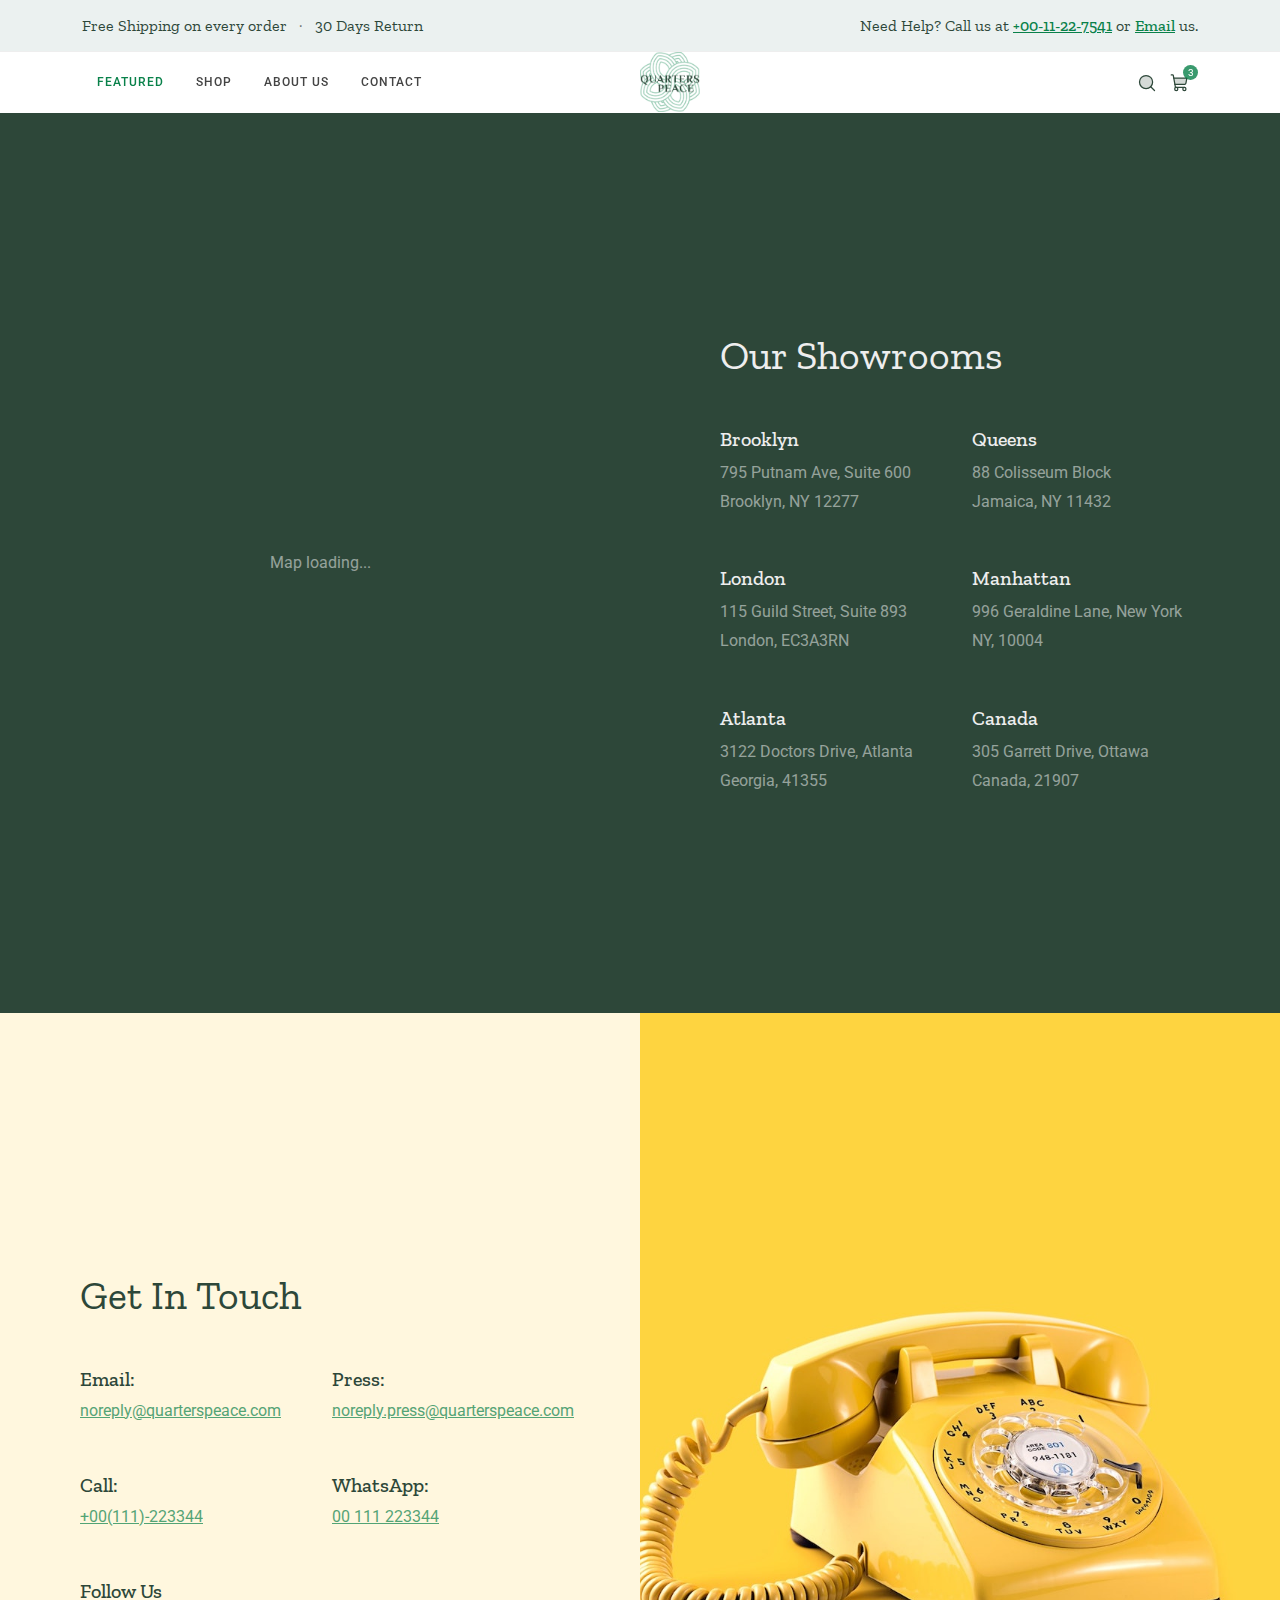
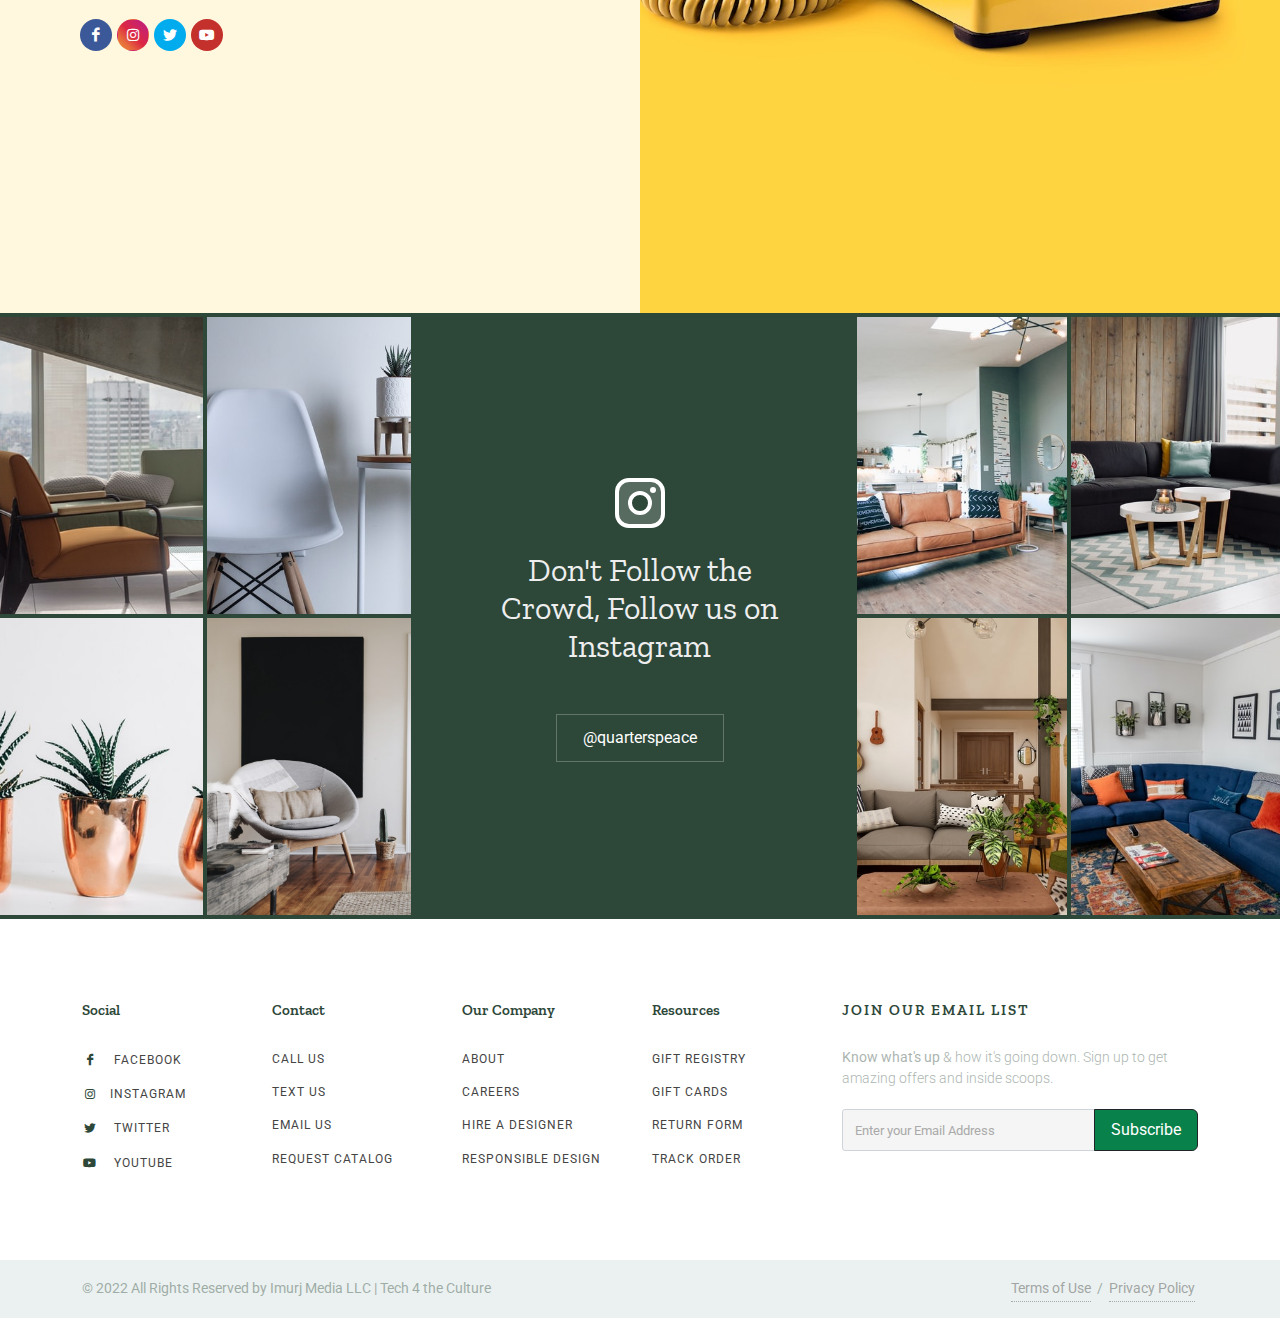
<file: contact.html>
<!DOCTYPE html>
<html dir="ltr" lang="en-US">
<head>

	<meta http-equiv="content-type" content="text/html; charset=utf-8" />
	<meta name="author" content="AintNoDope" />

	<!-- Stylesheets
	============================================= -->
	<link rel="preconnect" href="https://fonts.gstatic.com">
	<link href="https://fonts.googleapis.com/css2?family=Roboto:wght@400;500&family=Zilla+Slab:wght@400;500&display=swap" rel="stylesheet">

	<link rel="stylesheet" href="css/bootstrap.css" type="text/css" />
	<link rel="stylesheet" href="style.css" type="text/css" />

	<link rel="stylesheet" href="css/dark.css" type="text/css" />
	<link rel="stylesheet" href="css/font-icons.css" type="text/css" />
	<link rel="stylesheet" href="css/animate.css" type="text/css" />
	<link rel="stylesheet" href="css/magnific-popup.css" type="text/css" />

	<link rel="stylesheet" href="css/custom.css" type="text/css" />
	<meta name="viewport" content="width=device-width, initial-scale=1" />

	<!-- Furniture Demo Specific Theme Stylesheet - #193532 -->
	<link rel="stylesheet" href="css/colors.php?color=193532" type="text/css" />

	<!-- Furniture Demo Specific Stylesheet -->
	<link rel="stylesheet" href="demos/furniture/furniture.css" type="text/css" /> <!-- Furniture Custom Css -->
	<link rel="stylesheet" href="demos/furniture/css/fonts.css" type="text/css" /> <!-- Furniture Custom Fonts -->
	<!-- / -->

	<!-- Document Title
	============================================= -->
	<title>Quarters Peace | Contact </title>

</head>

<body class="stretched">

	<!-- Cart Panel Background
	============================================= -->
	<div class="body-overlay"></div>

	<!-- Cart Side Panel
	============================================= -->
	<div id="side-panel" class="bg-white">

		<!-- Cart Side Panel Close Icon
		============================================= -->
		<div id="side-panel-trigger-close" class="side-panel-trigger"><a href="#"><i class="icon-line-cross"></i></a></div>

		<div class="side-panel-wrap">

			<div class="top-cart d-flex flex-column h-100">
				<div class="top-cart-title">
					<h4>Shopping Cart <small class="bg-color-light icon-stacked text-center rounded-circle color">2</small></h4>
				</div>

				<!-- Cart Items
				============================================= -->
				<div class="top-cart-items">

					<!-- Cart Item 1
					============================================= -->
					<div class="top-cart-item">
						<div class="top-cart-item-image border-0">
							<a href="#"><img src="demos/furniture/images/cart/1.jpg" alt="Cart Image 1" /></a>
						</div>
						<div class="top-cart-item-desc">
							<div class="top-cart-item-desc-title">
								<a href="#" class="fw-medium">Blue Sofa for Dining Room</a>
								<span class="top-cart-item-price d-block"><del>$29.99</del> $19.99</span>
								<div class="d-flex mt-2">
									<a href="#" class="fw-normal text-black-50 text-smaller"><u>Edit</u></a>
									<a href="#" class="fw-normal text-black-50 text-smaller ms-3"><u>Remove</u></a>
								</div>
							</div>
							<div class="top-cart-item-quantity">x 1</div>
						</div>
					</div>

					<!-- Cart Item 2
					============================================= -->
					<div class="top-cart-item">
						<div class="top-cart-item-image border-0">
							<a href="#"><img src="demos/furniture/images/cart/2.jpg" alt="Cart Image 2" /></a>
						</div>
						<div class="top-cart-item-desc">
							<div class="top-cart-item-desc-title">
								<a href="#" class="fw-medium">Ceilling Light for Office</a>
								<span class="top-cart-item-price d-block">$24.99</span>
								<div class="d-flex mt-2">
									<a href="#" class="fw-normal text-black-50 text-smaller"><u>Edit</u></a>
									<a href="#" class="fw-normal text-black-50 text-smaller ms-3"><u>Remove</u></a>
								</div>
							</div>
							<div class="top-cart-item-quantity">x 2</div>
						</div>
					</div>
				</div>

				<!-- Cart Saved Text
				============================================= -->
				<div class="py-2 px-3 mt-auto text-black-50 text-smaller bg-color-light">
					<span><svg xmlns="http://www.w3.org/2000/svg" width="16" height="16" fill="var(--themecolor)" viewBox="0 0 256 256"><rect width="256" height="256" fill="none"></rect><path d="M54.46089,201.53911c-9.204-9.204-3.09935-28.52745-7.78412-39.85C41.82037,149.95168,24,140.50492,24,127.99963,24,115.4945,41.82047,106.048,46.67683,94.31079c4.68477-11.32253-1.41993-30.6459,7.78406-39.8499s28.52746-3.09935,39.85-7.78412C106.04832,41.82037,115.49508,24,128.00037,24c12.50513,0,21.95163,17.82047,33.68884,22.67683,11.32253,4.68477,30.6459-1.41993,39.8499,7.78406s3.09935,28.52746,7.78412,39.85C214.17963,106.04832,232,115.49508,232,128.00037c0,12.50513-17.82047,21.95163-22.67683,33.68884-4.68477,11.32253,1.41993,30.6459-7.78406,39.8499s-28.52745,3.09935-39.85,7.78412C149.95168,214.17963,140.50492,232,127.99963,232c-12.50513,0-21.95163-17.82047-33.68884-22.67683C82.98826,204.6384,63.66489,210.7431,54.46089,201.53911Z" opacity="0.2"></path><path d="M54.46089,201.53911c-9.204-9.204-3.09935-28.52745-7.78412-39.85C41.82037,149.95168,24,140.50492,24,127.99963,24,115.4945,41.82047,106.048,46.67683,94.31079c4.68477-11.32253-1.41993-30.6459,7.78406-39.8499s28.52746-3.09935,39.85-7.78412C106.04832,41.82037,115.49508,24,128.00037,24c12.50513,0,21.95163,17.82047,33.68884,22.67683,11.32253,4.68477,30.6459-1.41993,39.8499,7.78406s3.09935,28.52746,7.78412,39.85C214.17963,106.04832,232,115.49508,232,128.00037c0,12.50513-17.82047,21.95163-22.67683,33.68884-4.68477,11.32253,1.41993,30.6459-7.78406,39.8499s-28.52745,3.09935-39.85,7.78412C149.95168,214.17963,140.50492,232,127.99963,232c-12.50513,0-21.95163-17.82047-33.68884-22.67683C82.98826,204.6384,63.66489,210.7431,54.46089,201.53911Z" fill="none" stroke="var(--themecolor)" stroke-linecap="round" stroke-linejoin="round" stroke-width="16"></path><polyline points="172 104 113.333 160 84 132" fill="none" stroke="var(--themecolor)" stroke-linecap="round" stroke-linejoin="round" stroke-width="16"></polyline></svg> You save $10.00 on this order.</span>
				</div>

				<!-- Cart Price and Button
				============================================= -->
				<div class="top-cart-action flex-column align-items-stretch">
					<div class="d-flex justify-content-between align-items-center mb-2">
						<small class="text-uppercase ls1">Total</small>
						<h4 class="fw-medium font-body mb-0">$69.97</h4>
					</div>
					<a href="#" class="button btn-block text-center m-0 fw-normal"><i style="position: relative; top: -2px;"><svg xmlns="http://www.w3.org/2000/svg" width="18" height="18" fill="#FFF" viewBox="0 0 256 256"><rect width="256" height="256" fill="none"></rect><path d="M40,192a16,16,0,0,0,16,16H216a8,8,0,0,0,8-8V88a8,8,0,0,0-8-8H56A16,16,0,0,1,40,64Z" opacity="0.2"></path><path d="M40,64V192a16,16,0,0,0,16,16H216a8,8,0,0,0,8-8V88a8,8,0,0,0-8-8H56A16,16,0,0,1,40,64v0A16,16,0,0,1,56,48H192" fill="none" stroke="#FFF" stroke-linecap="round" stroke-linejoin="round" stroke-width="10"></path><circle cx="180" cy="144" r="12"></circle></svg></i> Checkout</a>
				</div>
			</div>

		</div>

	</div>

	<!-- Document Wrapper
	============================================= -->
	<div id="wrapper" class="clearfix">

		<!-- Top Bar
		============================================= -->
		<div id="top-bar" class="py-3 text-center bg-color-light">
			<div class="container clearfix">
				<div class="d-md-flex justify-content-md-between align-items-md-center">
					<h4 class="mb-2 mb-md-0 h6 fw-normal">Free Shipping on every order <span class="mx-2 text-black-50">&middot;</span> 30 Days Return</h4>

					<h4 class="mb-0 h6 fw-normal">Need Help? Call us at <a class="color" href="tel:+00-11-22-7541"><u class="fw-medium">+00-11-22-7541</u></a> or <a class="color" href="mailto:noreply@canvas.com"><u class="fw-medium">Email</u></a> us.</h4>
				</div>
			</div>
		</div><!-- #top-bar end -->

		<!-- Header
		============================================= -->
		<header id="header" class="header-size-sm border-bottom-0">
			<div id="header-wrap">
				<div class="container">
					<div class="header-row justify-content-lg-between">

						<!-- Logo
						============================================= -->
						<div id="logo" class="mx-auto col-auto flex-column order-2">
							<a href="index.html" class="standard-logo"><img src="images/411/logo.png" alt="QP Logo"></a>
							<a href="index.html" class="retina-logo"><img src="images/411/logo.png" alt="QP Logo"></a>
						</div><!-- #logo end -->

						<div class="header-misc col-auto col-lg-3 order-3 justify-content-lg-end ms-0 ms-sm-3 px-0">

							<!-- Top Search
							============================================= -->
							<div id="top-search" class="header-misc-icon">
								<a href="#" id="top-search-trigger">
									<i><svg xmlns="http://www.w3.org/2000/svg" width="20" height="20" fill="var(--themecolor)" viewBox="0 0 256 256"><rect width="256" height="256" fill="none"></rect><circle cx="115.99512" cy="116" r="84" opacity="0.2"></circle><circle cx="115.99512" cy="116" r="84" fill="none" stroke="var(--themecolor)" stroke-linecap="round" stroke-linejoin="round" stroke-width="16"></circle><line x1="175.38868" y1="175.40039" x2="223.98926" y2="224.00098" fill="none" stroke="var(--themecolor)" stroke-linecap="round" stroke-linejoin="round" stroke-width="16"></line></svg></i>
									<i><svg xmlns="http://www.w3.org/2000/svg" width="20" height="20" fill="var(--themecolor)" viewBox="0 0 256 256"><rect width="256" height="256" fill="none"></rect><circle cx="128" cy="128" r="96" opacity="0.2"></circle><circle cx="128" cy="128" r="96" fill="none" stroke="var(--themecolor)" stroke-miterlimit="10" stroke-width="16"></circle><line x1="160" y1="96" x2="96" y2="160" fill="none" stroke="var(--themecolor)" stroke-linecap="round" stroke-linejoin="round" stroke-width="16"></line><line x1="160" y1="160" x2="96" y2="96" fill="none" stroke="var(--themecolor)" stroke-linecap="round" stroke-linejoin="round" stroke-width="16"></line></svg></i>
								</a>
							</div><!-- #top-search end -->

							<!-- Top Cart
							============================================= -->
							<div id="top-cart" class="header-misc-icon">
								<a href="#" class="side-panel-trigger"><svg xmlns="http://www.w3.org/2000/svg" width="20" height="20" fill="var(--themecolor)" viewBox="0 0 256 256"><rect width="256" height="256" fill="none"></rect><path d="M62.54543,144H188.10132a16,16,0,0,0,15.74192-13.13783L216,64H48Z" opacity="0.2"></path><path d="M184,184H69.81818L41.92162,30.56892A8,8,0,0,0,34.05066,24H16" fill="none" stroke="var(--themecolor)" stroke-linecap="round" stroke-linejoin="round" stroke-width="16"></path><circle cx="80" cy="204" r="20" fill="none" stroke="var(--themecolor)" stroke-linecap="round" stroke-linejoin="round" stroke-width="16"></circle><circle cx="184" cy="204" r="20" fill="none" stroke="var(--themecolor)" stroke-linecap="round" stroke-linejoin="round" stroke-width="16"></circle><path d="M62.54543,144H188.10132a16,16,0,0,0,15.74192-13.13783L216,64H48" fill="none" stroke="var(--themecolor)" stroke-linecap="round" stroke-linejoin="round" stroke-width="16"></path></svg><span class="top-cart-number">3</span></a>
							</div><!-- #top-cart end -->

						</div>

						<!-- Mobile Menu Icon
						============================================= -->
						<div id="primary-menu-trigger">
							<svg xmlns="http://www.w3.org/2000/svg" width="24" height="24" viewBox="0 0 256 256"><defs><style>.a,.c{fill:none;}.b{fill:var(--themecolor);opacity:0.2;}.c,.d{stroke:var(--themecolor);}.c{stroke-miterlimit:10;stroke-width:14px;}.d{stroke-linecap:round;stroke-linejoin:round;stroke-width:13px;}</style></defs><rect class="a" width="24" height="24"/><circle class="b" cx="96" cy="96" r="96" transform="translate(32 32)"/><circle class="c" cx="96" cy="96" r="96" transform="translate(32 32)"/><line class="d" x2="85" transform="translate(86 127)"/><line class="d" x2="85" transform="translate(86 97)"/><line class="d" x2="85" transform="translate(86 159)"/></svg>
							<svg xmlns="http://www.w3.org/2000/svg" width="24" height="24" fill="var(--themecolor)" viewBox="0 0 256 256"><rect width="256" height="256" fill="none"></rect><circle cx="128" cy="128" r="96" opacity="0.2"></circle><circle cx="128" cy="128" r="96" fill="none" stroke="var(--themecolor)" stroke-miterlimit="10" stroke-width="16"></circle><line x1="160" y1="96" x2="96" y2="160" fill="none" stroke="var(--themecolor)" stroke-linecap="round" stroke-linejoin="round" stroke-width="16"></line><line x1="160" y1="160" x2="96" y2="96" fill="none" stroke="var(--themecolor)" stroke-linecap="round" stroke-linejoin="round" stroke-width="16"></line></svg>
						</div>

						<!-- Primary Navigation
						============================================= -->
						<nav class="primary-menu with-arrows order-lg-1 order-last px-0">

							<ul class="menu-container">
								<li class="menu-item current">
									<a class="menu-link" href="index.html">
										<div>Featured</div>
									</a>
									<ul class="sub-menu-container">
										<li class="menu-item">
											<a class="menu-link" href="index.html"><div>New Arrivals</div></a>
										</li>
										<li class="menu-item">
											<a class="menu-link" href="index.html"><div>Sale</div></a>
										</li>
									</ul>
								</li>
								<li class="menu-item mega-menu mega-menu-full">
									<a href="products.html" class="menu-link"><div>Shop</div></a>

									<!-- Menu DropDown
									============================================= -->
									<div class="mega-menu-content border-bottom-0">
										<div class="container">
											<div class="row">
												<ul class="sub-menu-container mega-menu-column col-lg-auto">
													<li class="menu-item">
														<a class="menu-link" href="products.html"><div>By Room</div></a>
														<!-- Menu Sub DropDown
														============================================= -->
														<ul class="sub-menu-container mega-menu-dropdown">
															<li class="menu-item">
																<a class="menu-link" href="products.html"><div>Living Room</div></a>
															</li>
															<li class="menu-item">
																<a class="menu-link" href="products.html"><div>Dining Room</div></a>
															</li>
															<li class="menu-item">
																<a class="menu-link" href="products.html"><div>Bedroom</div></a>
															</li>
															<li class="menu-item">
																<a class="menu-link" href="products.html"><div>Bathroom</div></a>
															</li>
															<li class="menu-item">
																<a class="menu-link" href="products.html"><div>Home Office</div></a>
															</li>
														</ul>
													</li>
												</ul>
												<ul class="sub-menu-container mega-menu-column col-lg-auto">
													<li class="menu-item">
														<a class="menu-link" href="products.html"><div>Art & Objects</div></a>
													</li>
												</ul>
												<ul class="sub-menu-container mega-menu-column col-lg-auto">
													<li class="menu-item">
														<a class="menu-link" href="products.html"><div>Bedding & Textile</div></a>
													</li>
												</ul>
												<ul class="sub-menu-container mega-menu-column col-lg-auto">
													<li class="menu-item">
														<a class="menu-link" href="products.html"><div>Rugs</div></a>
													</li>
												</ul>
												<ul class="sub-menu-container mega-menu-column col-lg-auto">
													<li class="menu-item">
														<a class="menu-link" href="products.html"><div>Scent & Bath</div></a>
													</li>
												<ul class="sub-menu-container mega-menu-column col-lg-auto">
													
											</ul>
												</ul>
												<ul class="sub-menu-container mega-menu-column col-lg-auto">
													<li class="menu-item">
														<a class="menu-link" href="products.html"><div>More</div></a>
														<ul class="sub-menu-container mega-menu-dropdown">
															<li class="menu-item">
																<a class="menu-link" href="products.html"><div>Pillows</div></a>
															</li>
															<li class="menu-item">
																<a class="menu-link" href="products.html"><div>Curtains</div></a>
															</li>
															<li class="menu-item">
																<a class="menu-link" href="products.html"><div>Lighting</div></a>
															</li>
															<li class="menu-item">
																<a class="menu-link" href="products.html"><div>Pillows</div></a>
															</li>
															<li class="menu-item">
																<a class="menu-link" href="products.html"><div>Kitchen</div></a>
															</li>
															<li class="menu-item">
																<a class="menu-link" href="products.html"><div>Stationary</div></a>
															</li>
														</ul>
													</li>
												</ul>
												<!--<ul class="sub-menu-container mega-menu-column bg-color-light col-lg-auto">
													<li class="menu-item">
														<a class="menu-link" href="single.html"><div><i class="icon-line-link"></i>Single Page</div></a>
													</li>
												</ul>-->
											</div>
										</div>
									</div>
								</li>
								<li class="menu-item">
									<a class="menu-link" href="about.html">
										<div>About Us</div>
									</a>
								</li>
								<li class="menu-item"><a class="menu-link" href="contact.html">
									<div>Contact</div>
								</a></li>
							</ul>

						</nav><!-- #primary-menu end -->

						<!-- Top Search Form
						============================================= -->
						<form class="top-search-form" action="search.html" method="get">
							<input type="text" name="q" class="form-control" value="" placeholder="Type &amp; Hit Enter.." autocomplete="off">
						</form>

					</div>
				</div>
			</div>
			<div class="header-wrap-clone"></div>
		</header><!-- #header end -->

		<!-- Content
		============================================= -->
		<section id="content">
			<div class="content-wrap py-0">

				<!-- 1. Section
				============================================= -->
				<div class="section bg-transparent my-0 py-0">
					<div class="container-fluid">

						<div class="clear"></div>

						<!-- 1. Section Map -->
						<div class="row align-items-center custom-bg" style="--custom-bg: var(--themecolor)">
							<!-- Map -->
							<div class="col-md-6 px-lg-0 min-vh-50 min-vh-lg-100 d-flex align-self-stretch">
								<div class="gmap-bg gmap h-100 position-absolute" data-address="Ottawa, Canada"
								data-markers='[
									{address: "London", icon:{ image: "demos/furniture/images/map-pin.svg", iconsize: [36,36], iconanchor: [36,36] }},
									{address: "San Fransisco",html: "San Fransisco, USA",icon: {image: "demos/furniture/images/map-pin.svg",iconsize: [36,36],iconanchor: [36,36]}},
									{address: "Melbourne",html: "Melbourne, Australia",icon: {image: "demos/furniture/images/map-pin.svg",iconsize: [36,36],iconanchor: [36,36]}},
									{address: "New York",html: "New York, USA",icon: {image: "demos/furniture/images/map-pin.svg",iconsize: [36,36],iconanchor: [36,36]}},
									{address: "New York",html: "New York, New York",icon: {image: "demos/furniture/images/map-pin.svg",iconsize: [36,36],iconanchor: [36,36]}},
									{address: "Los Angeles",html: "Los Angeles, California",icon: {image: "demos/furniture/images/map-pin.svg",iconsize: [36,36],iconanchor: [36,36]}},
									{address: "Ottawa",html: "Ottawa, Canada",icon: {image: "demos/furniture/images/map-pin.svg",iconsize: [36,36],iconanchor: [36,36]}},]'
								data-styles='
									[{"featureType":"all","elementType":"geometry.fill","stylers":[{"weight":"2.00"}]},{"featureType":"all","elementType":"geometry.stroke","stylers":[{"color":"#9c9c9c"}]},{"featureType":"all","elementType":"labels.text","stylers":[{"visibility":"on"}]},{"featureType":"landscape","elementType":"all","stylers":[{"color":"#f2f2f2"}]},{"featureType":"landscape","elementType":"geometry.fill","stylers":[{"color":"#ffffff"}]},{"featureType":"landscape.man_made","elementType":"geometry.fill","stylers":[{"color":"#ffffff"}]},{"featureType":"poi","elementType":"all","stylers":[{"visibility":"off"}]},{"featureType":"road","elementType":"all","stylers":[{"saturation":-100},{"lightness":45}]},{"featureType":"road","elementType":"geometry.fill","stylers":[{"color":"#eeeeee"}]},{"featureType":"road","elementType":"labels.text.fill","stylers":[{"color":"#7b7b7b"}]},{"featureType":"road","elementType":"labels.text.stroke","stylers":[{"color":"#ffffff"}]},{"featureType":"road.highway","elementType":"all","stylers":[{"visibility":"simplified"}]},{"featureType":"road.arterial","elementType":"labels.icon","stylers":[{"visibility":"off"}]},{"featureType":"transit","elementType":"all","stylers":[{"visibility":"off"}]},{"featureType":"water","elementType":"all","stylers":[{"color":"#46bcec"},{"visibility":"on"}]},{"featureType":"water","elementType":"geometry.fill","stylers":[{"color":"#c8d7d4"}]},{"featureType":"water","elementType":"labels.text.fill","stylers":[{"color":"#070707"}]},{"featureType":"water","elementType":"labels.text.stroke","stylers":[{"color":"#ffffff"}]}]'
								data-scrollwheel="false" data-zoom="4" data-control-zoom="true"
								style=" top: 0; left: 0; width: 100%; z-index: 1;"></div>
								<div class="position-absolute pos-x-center pos-y-center m-0 text-white-50">Map loading...</div>
							</div>

							<!-- Content -->
							<div class="col-md-6 p-5 p-lg-6 dark">
								<h2 class="h1 fw-normal mb-5">Our <span  data-animate="svg-underline-animated" class="svg-underline nocolor"><span>Showrooms</span></span></h2>
								<div class="row col-mb-50">
									<a href="https://www.google.com/maps/place/Brooklyn" target="_blank" class="col-sm-6">
										<h3 class="h5 mb-2 fw-medium">Brooklyn</h3>
										<p class="m-0 text-white-50">795 Putnam Ave, Suite 600<br>
										Brooklyn, NY 12277</p>
									</a>

									<a href="https://www.google.com/maps/place/Queens" target="_blank" class="col-sm-6">
										<h3 class="h5 mb-2 fw-medium">Queens</h3>
										<p class="m-0 text-white-50">88 Colisseum Block<br>
										Jamaica, NY 11432</p>
									</a>

									<a href="https://www.google.com/maps/place/london" target="_blank" class="col-sm-6">
										<h3 class="h5 mb-2 fw-medium">London</h3>
										<p class="m-0 text-white-50">115  Guild Street, Suite 893<br>
										London, EC3A3RN</p>
									</a>

									<a href="https://www.google.com/maps/place/new+york" target="_blank" class="col-sm-6">
										<h3 class="h5 mb-2 fw-medium">Manhattan</h3>
										<p class="m-0 text-white-50">996  Geraldine Lane, New York<br>
										NY, 10004</p>
									</a>

									<a href="https://www.google.com/maps/place/Atlanta" target="_blank" class="col-sm-6">
										<h3 class="h5 mb-2 fw-medium">Atlanta</h3>
										<p class="m-0 text-white-50">3122  Doctors Drive, Atlanta<br>
										Georgia, 41355</p>
									</a>

									<a href="https://www.google.com/maps/place/Ottawa,+ON,+Canada/" target="_blank" class="col-sm-6">
										<h3 class="h5 mb-2 fw-medium">Canada</h3>
										<p class="m-0 text-white-50">305 Garrett Drive, Ottawa<br>
										Canada, 21907</p>
									</a>
								</div>
							</div>
						</div>

						<div class="clear"></div>

						<!-- 2. Get In Touch -->
						<div class="row flex-md-row-reverse align-items-center custom-bg" style="--custom-bg: #fff7de;">
							<!-- Image -->
							<div class="col-md-6 px-lg-0 min-vh-50 min-vh-lg-100 d-flex align-self-stretch" style="background: url('demos/furniture/images/contact/1.jpg') no-repeat center center; background-size: cover;">
							</div>

							<!-- Content -->
							<div class="col-md-6 p-5 p-lg-6">
								<h2 class="h1 fw-normal mb-5">Get In <span  data-animate="svg-underline-animated" class="svg-underline nocolor"><span>Touch</span></span></h2>

								<div class="row col-mb-50">
									<div class="col-12 col-lg-6">
										<h3 class="h5 mb-2 fw-medium">Email:</h3>
										<a href="mailto:noreply@quarterspeace.com" class="m-0 op-07"><u>noreply@quarterspeace.com</u></a>
									</div>

									<div class="col-12 col-lg-6">
										<h3 class="h5 mb-2 fw-medium">Press:</h3>
										<a href="mailto:press@quarterspeace.com" class="m-0 op-07">
										<u>noreply.press@quarterspeace.com</u></a>
									</div>

									<div class="col-12 col-lg-6">
										<h3 class="h5 mb-2 fw-medium">Call:</h3>
										<a href="tel:+117370666002" class="m-0 op-07"><u>+00(111)-223344</u></a>
									</div>

									<div class="col-12 col-lg-6">
										<h3 class="h5 mb-2 fw-medium">WhatsApp:</h3>
										<a href="https://wa.me/+00111223344" class="m-0 op-07"><u>00 111 223344</u></a>
									</div>

									<div class="col-12 col-lg-12">
										<h3 class="h5 mb-3 fw-medium">Follow Us</h3>
										<a href="https://facebook.com/quarterspeace" target="_blank" class="social-icon si-small si-rounded si-colored si-facebook">
											<i class="icon-facebook"></i>
											<i class="icon-facebook"></i>
										</a>
										<a href="https://instagram.com/quarterspeace" target="_blank" class="social-icon si-small si-rounded si-colored si-instagram">
											<i class="icon-instagram"></i>
											<i class="icon-instagram"></i>
										</a>
										<a href="https://twitter.com/quarterspeace" target="_blank" class="social-icon si-small si-rounded si-colored si-twitter">
											<i class="icon-twitter"></i>
											<i class="icon-twitter"></i>
										</a>
										<a href="https://youtube.com/c/QuartersPeace/videos" target="_blank" class="social-icon si-small si-rounded si-colored si-youtube">
											<i class="icon-youtube"></i>
											<i class="icon-youtube"></i>
										</a>
									</div>
								</div>
							</div>
						</div>

					</div>
				</div> <!-- Section End -->

				<!-- 6. Section Instagram
				============================================= -->
				<div class="section custom-bg my-0 py-1" style="--custom-bg: var(--themecolor);">
					<div class="row align-items-center no-gutters">
						<!-- Instagram Center Col - Text -->
						<div class="col-lg-4 py-5 order-lg-2">
							<div class="text-center dark p-5">
								<svg xmlns="http://www.w3.org/2000/svg" width="64" height="64" fill="#FFF" viewBox="0 0 256 256"><rect width="256" height="256" fill="none"></rect><path d="M172,36H84A47.99987,47.99987,0,0,0,36,84v88a47.99988,47.99988,0,0,0,48,48h88a47.99988,47.99988,0,0,0,48-48V84A47.99987,47.99987,0,0,0,172,36ZM128,168a40,40,0,1,1,40-40A40.0001,40.0001,0,0,1,128,168Z" opacity="0.2"></path><circle cx="128" cy="128" r="40" fill="none" stroke="#FFF" stroke-miterlimit="10" stroke-width="16"></circle><rect class x="36" y="36" width="184" height="184" rx="48" stroke-width="16" stroke="#FFF" stroke-linecap="round" stroke-linejoin="round" fill="none"></rect><circle cx="180" cy="75.99998" r="12"></circle></svg>

								<h3 class="mt-3 mb-5 fw-normal h2">Don't Follow the Crowd, Follow us on <span data-animate="svg-underline-animated" class="svg-underline nocolor"><span>Instagram</span></span></h3>

								<a href="https://instagram.com/quartersPeace" target="_blank" class="button button-large button-border nott ls0 fw-normal button-light button-white border-width-1 m-0" style="border-color: rgba(255,255,255,0.25)">@quarterspeace</a>
							</div>
						</div>

						<!-- Instagram Left Col - Image -->
						<div class="col-lg-4 col-md-6 order-lg-1">
							<div class="row gutter-4">
								<div class="col-6">
									<a class="d-block instagram-image" href="https://instagram.com/quarterspeace" target="_blank" style="background: url('demos/furniture/images/instagram/1.jpg') no-repeat center center; background-size:cover; min-height: 33vh;"></a>
								</div>
								<div class="col-6">
									<a class="d-block instagram-image" href="https://instagram.com/quarterspeace" target="_blank" style="background: url('demos/furniture/images/instagram/2.jpg') no-repeat center center; background-size:cover; min-height: 33vh;"></a>
								</div>
								<div class="col-6">
									<a class="d-block instagram-image" href="https://instagram.com/quarterspeace" target="_blank" style="background: url('demos/furniture/images/instagram/3.jpg') no-repeat center center; background-size:cover; min-height: 33vh;"></a>
								</div>
								<div class="col-6">
									<a class="d-block instagram-image" href="https://instagram.com/quarterspeace" target="_blank" style="background: url('demos/furniture/images/instagram/4.jpg') no-repeat center center; background-size:cover; min-height: 33vh;"></a>
								</div>
							</div>
						</div>

						<!-- Instagram Right Col - Image -->
						<div class="col-lg-4 col-md-6 order-lg-3 mt-1 mt-md-0 ps-md-1 ps-lg-0">
							<div class="row gutter-4">
								<div class="col-6">
									<a class="d-block instagram-image" href="https://instagram.com/quarterspeace" target="_blank" style="background: url('demos/furniture/images/instagram/5.jpg') no-repeat center center; background-size:cover; min-height: 33vh;"></a>
								</div>
								<div class="col-6">
									<a class="d-block instagram-image" href="https://instagram.com/quarterspeace" target="_blank" style="background: url('demos/furniture/images/instagram/6.jpg') no-repeat center center; background-size:cover; min-height: 33vh;"></a>
								</div>
								<div class="col-6">
									<a class="d-block instagram-image" href="https://instagram.com/quarterspeace" target="_blank" style="background: url('demos/furniture/images/instagram/7.jpg') no-repeat center center; background-size:cover; min-height: 33vh;"></a>
								</div>
								<div class="col-6">
									<a class="d-block instagram-image" href="https://instagram.com/quarterspeace" target="_blank" style="background: url('demos/furniture/images/instagram/8.jpg') no-repeat center center; background-size:cover; min-height: 33vh;"></a>
								</div>
							</div>
						</div>
					</div>
				</div><!-- Section End -->

			</div>
		</section><!-- #content end -->

		<!-- Footer
		============================================= -->
		<footer id="footer" class="border-0 bg-white">
			<div class="container">

				<!-- Footer Widgets
				============================================= -->
				<div class="footer-widgets-wrap py-lg-6">
					<div class="row col-mb-30">

						<!-- Footer Col 1 -->
						<div class="col-lg-2 col-md-3 col-6">
							<div class="widget widget_links widget-li-noicon">

								<h4 class="ls0 nott">Social</h4>

								<ul class="list-unstyled iconlist ms-0">
									<li><a href="https://facebook.com/quarterspeace" target="_blank"><i class="icon-facebook"></i> Facebook</a></li>
									<li><a href="https://instagram.com/quarterspeace" target="_blank"><i class="icon-instagram"></i>Instagram</a></li>
									<li><a href="https://twitter.com/quarterspeace" target="_blank"><i class="icon-twitter"></i> Twitter</a></li>
									<li><a href="https://youtube.com/c/QuartersPeace/videos" target="_blank"><i class="icon-youtube"></i> YouTube</a></li>
								</ul>

							</div>
						</div>

						<!-- Footer Col 2 -->
						<div class="col-lg-2 col-md-3 col-6">
							<div class="widget widget_links widget-li-noicon">

								<h4 class="ls0 nott">Contact</h4>

								<ul class="list-unstyled iconlist ms-0">
									<li><a href="index.html">Call Us</a></li> <!--TODO: PAGE-->
									<li><a href="about.html">Text Us</a></li> <!--TODO: PAGE-->
									<li><a href="contact.html">Email Us</a></li> <!--TODO: PAGE-->
									<li><a href="contact.html">Request Catalog</a></li> <!--TODO: PAGE-->
								</ul>

							</div>
						</div>

						<!-- Footer Col 3 -->
						<div class="col-lg-2 col-md-3 col-6">
							<div class="widget widget_links widget-li-noicon">

								<h4 class="ls0 nott">Our Company</h4>

								<ul class="list-unstyled iconlist ms-0">
									<li><a href="about.html">About</a></li>
									<li><a href="single.html">Careers</a></li> <!--TODO: PAGE-->
									<li><a href="products.html">Hire A Designer</a></li> <!--TODO: PAGE-->
									<li><a href="products.html">Responsible Design</a></li> <!--TODO: PAGE-->
								</ul>

							</div>
						</div>

						<!-- Footer Col 4 -->
						<div class="col-lg-2 col-md-3 col-6">
							<div class="widget widget_links widget-li-noicon">

								<h4 class="ls0 nott">Resources</h4>

								<ul class="list-unstyled iconlist ms-0">
									<li><a href="intro.html#section-niche">Gift Registry</a></li> <!--TODO: PAGE-->
									<li><a href="intro.html#section-multipage">Gift Cards</a></li><!--TODO: PAGE-->
									<li><a href="intro.html#section-onepage">Return Form</a></li> <!--TODO: PAGE-->
									<li><a href="intro.html#section-onepage">Track Order</a></li> <!--TODO: PAGE-->
								</ul>

							</div>
						</div>

						<!-- Footer Col 5 -->
						<div class="col-lg-4">
							<div class="widget subscribe-widget clearfix" data-loader="button">
								<h4>Join our Email List</h4>
								<h5 class="font-body op-04"><strong>Know what's up</strong> &amp; how it's going down. Sign up to get amazing offers and inside scoops.</h5>
								<div class="widget-subscribe-form-result"></div>
								<form id="widget-subscribe-form" action="include/subscribe.php" method="post" class="mb-0">
									<div class="input-group">
										<input type="email" id="widget-subscribe-form-email" name="widget-subscribe-form-email" class="form-control required email" placeholder="Enter your Email Address">
										<button class="btn btn-dark bg-color px-3 input-group-text" type="submit">Subscribe</button>
									</div>
								</form>
							</div>
						</div>

					</div>

				</div><!-- .footer-widgets-wrap end -->

			</div>

			<!-- Copyrights
			============================================= -->
			<div id="copyrights" class="py-3 bg-color-light">
				<div class="container">

					<div class="d-flex justify-content-between op-04">
						<span>&copy; 2022 All Rights Reserved by Imurj Media LLC | Tech 4 the Culture</span>
						<div class="copyright-links"><a href="#">Terms of Use</a> / <a href="#">Privacy Policy</a></div>
					</div>

				</div>
			</div><!-- #copyrights end -->
		</footer><!-- #footer end -->

	</div><!-- #wrapper end -->

	<!-- Go To Top
	============================================= -->
	<div id="gotoTop" class="bg-color op-07 h-op-1">
		<svg xmlns="http://www.w3.org/2000/svg" width="24" height="24" fill="#FFF" viewBox="0 0 256 256"><rect width="256" height="256" fill="none"></rect><polygon points="48 208 128 128 208 208 48 208" opacity="0.2"></polygon><polygon points="48 208 128 128 208 208 48 208" fill="none" stroke="#FFF" stroke-linecap="round" stroke-linejoin="round" stroke-width="16"></polygon><polyline points="48 128 128 48 208 128" fill="none" stroke="#FFF" stroke-linecap="round" stroke-linejoin="round" stroke-width="16"></polyline></svg>
	</div>

	<!-- JavaScripts
	============================================= -->
	<script src="js/jquery.js"></script>
	<script src="js/plugins.min.js"></script>

	<script src="https://maps.google.com/maps/api/js?key=YOUR-API-KEY"></script>

	<!-- Footer Scripts
	============================================= -->
	<script src="js/functions.js"></script>

</body>
</html>
</file>
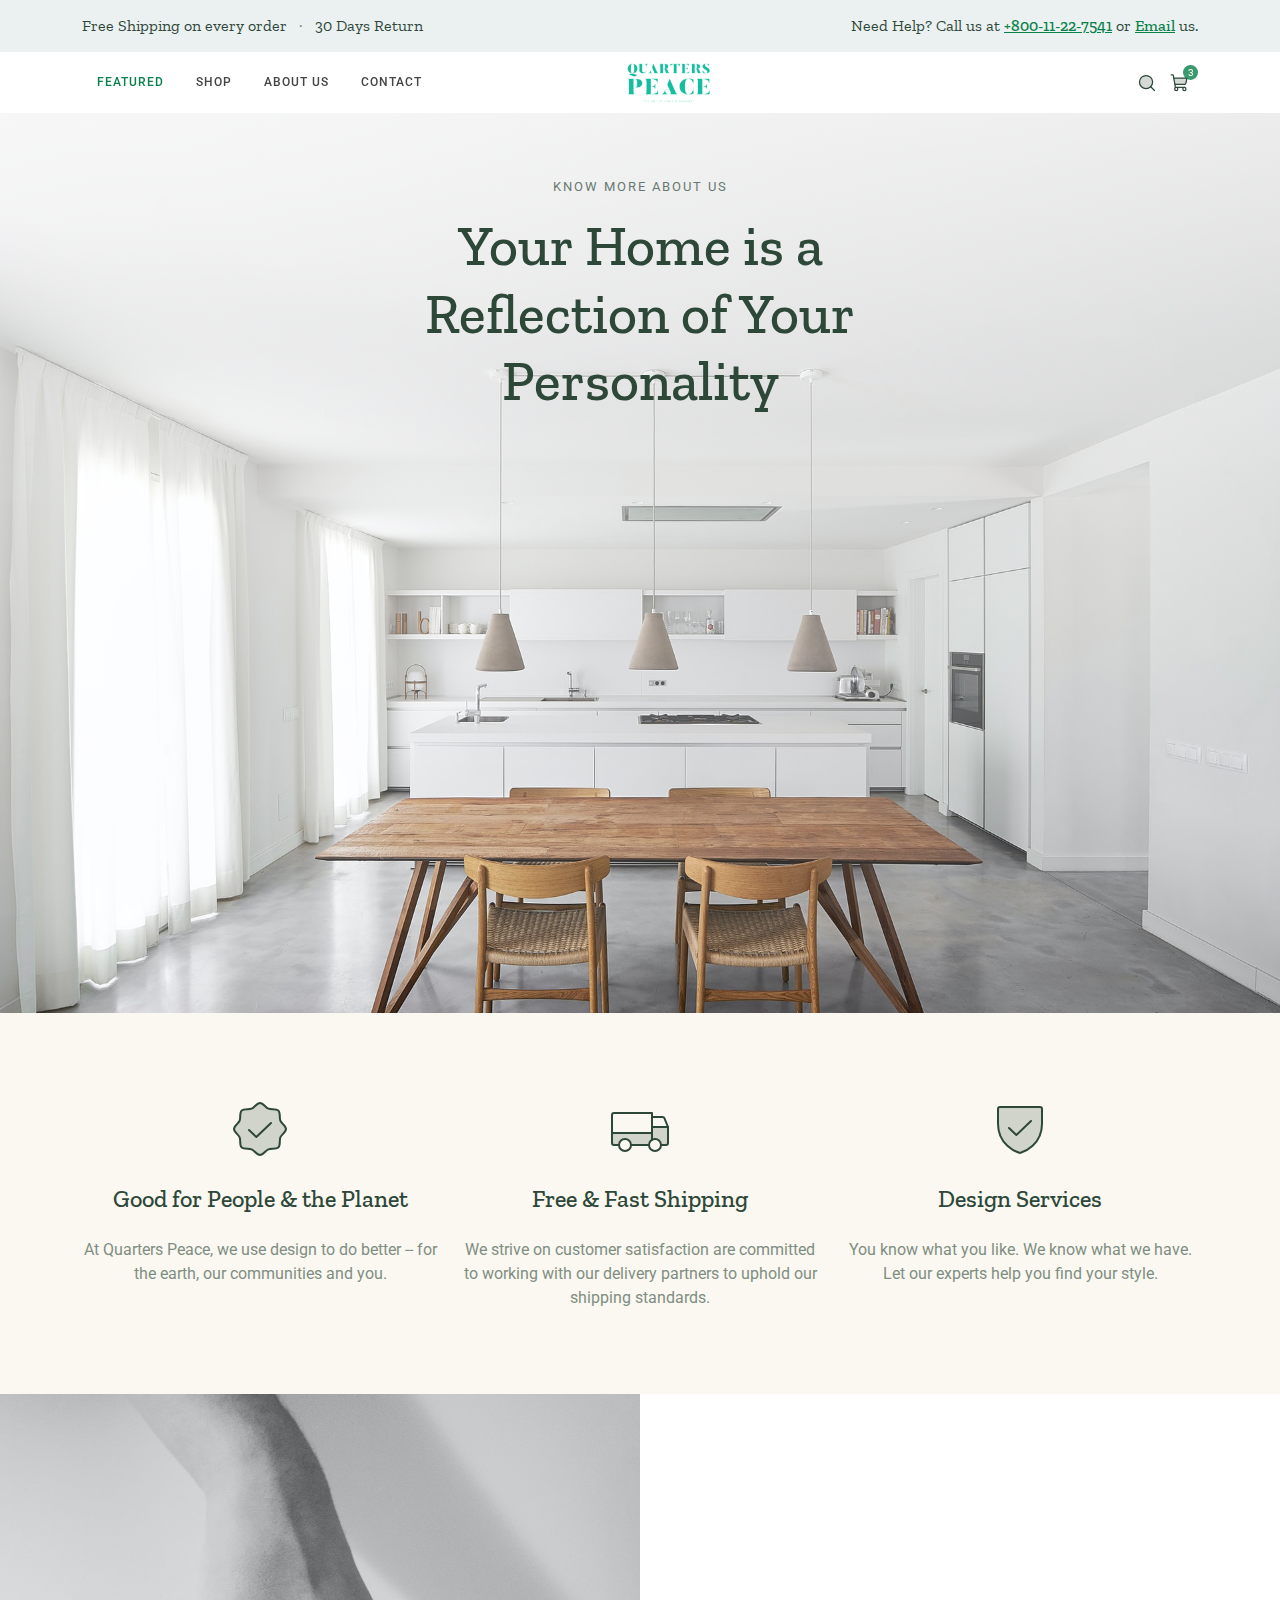
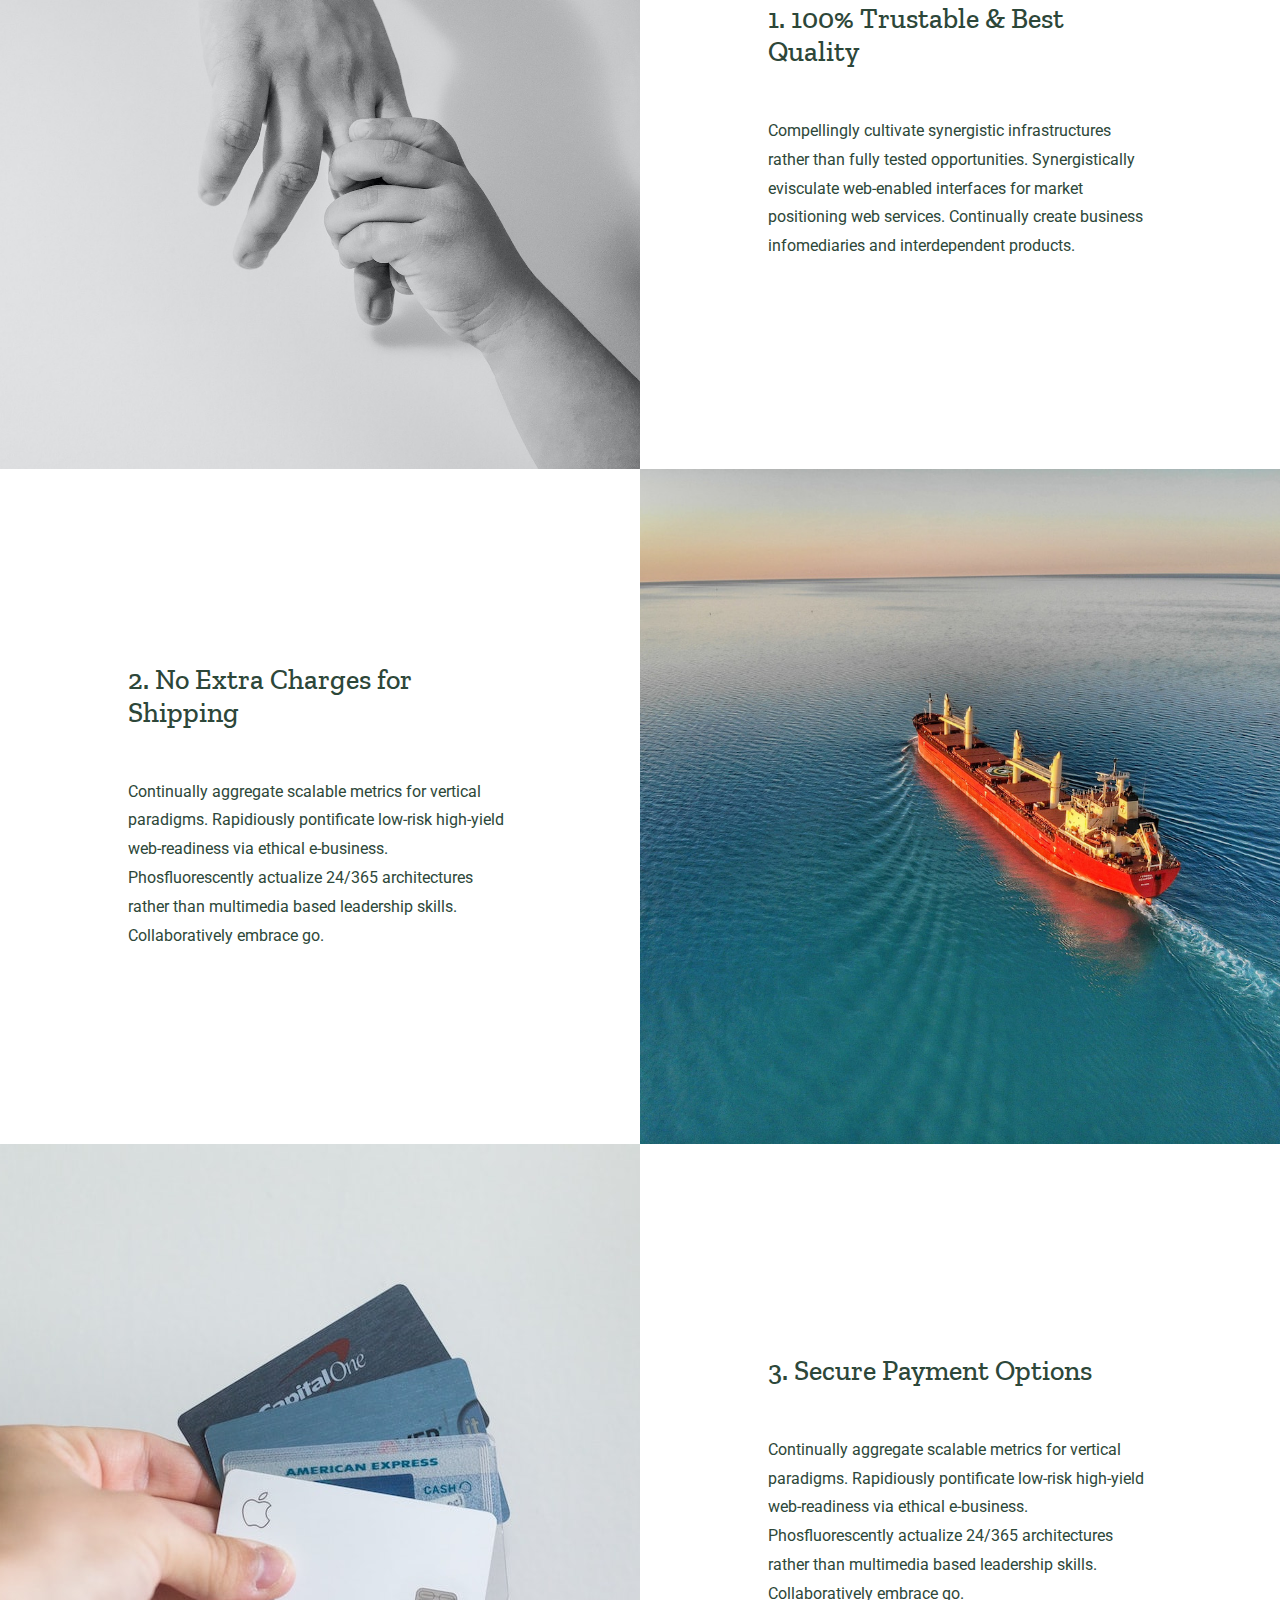
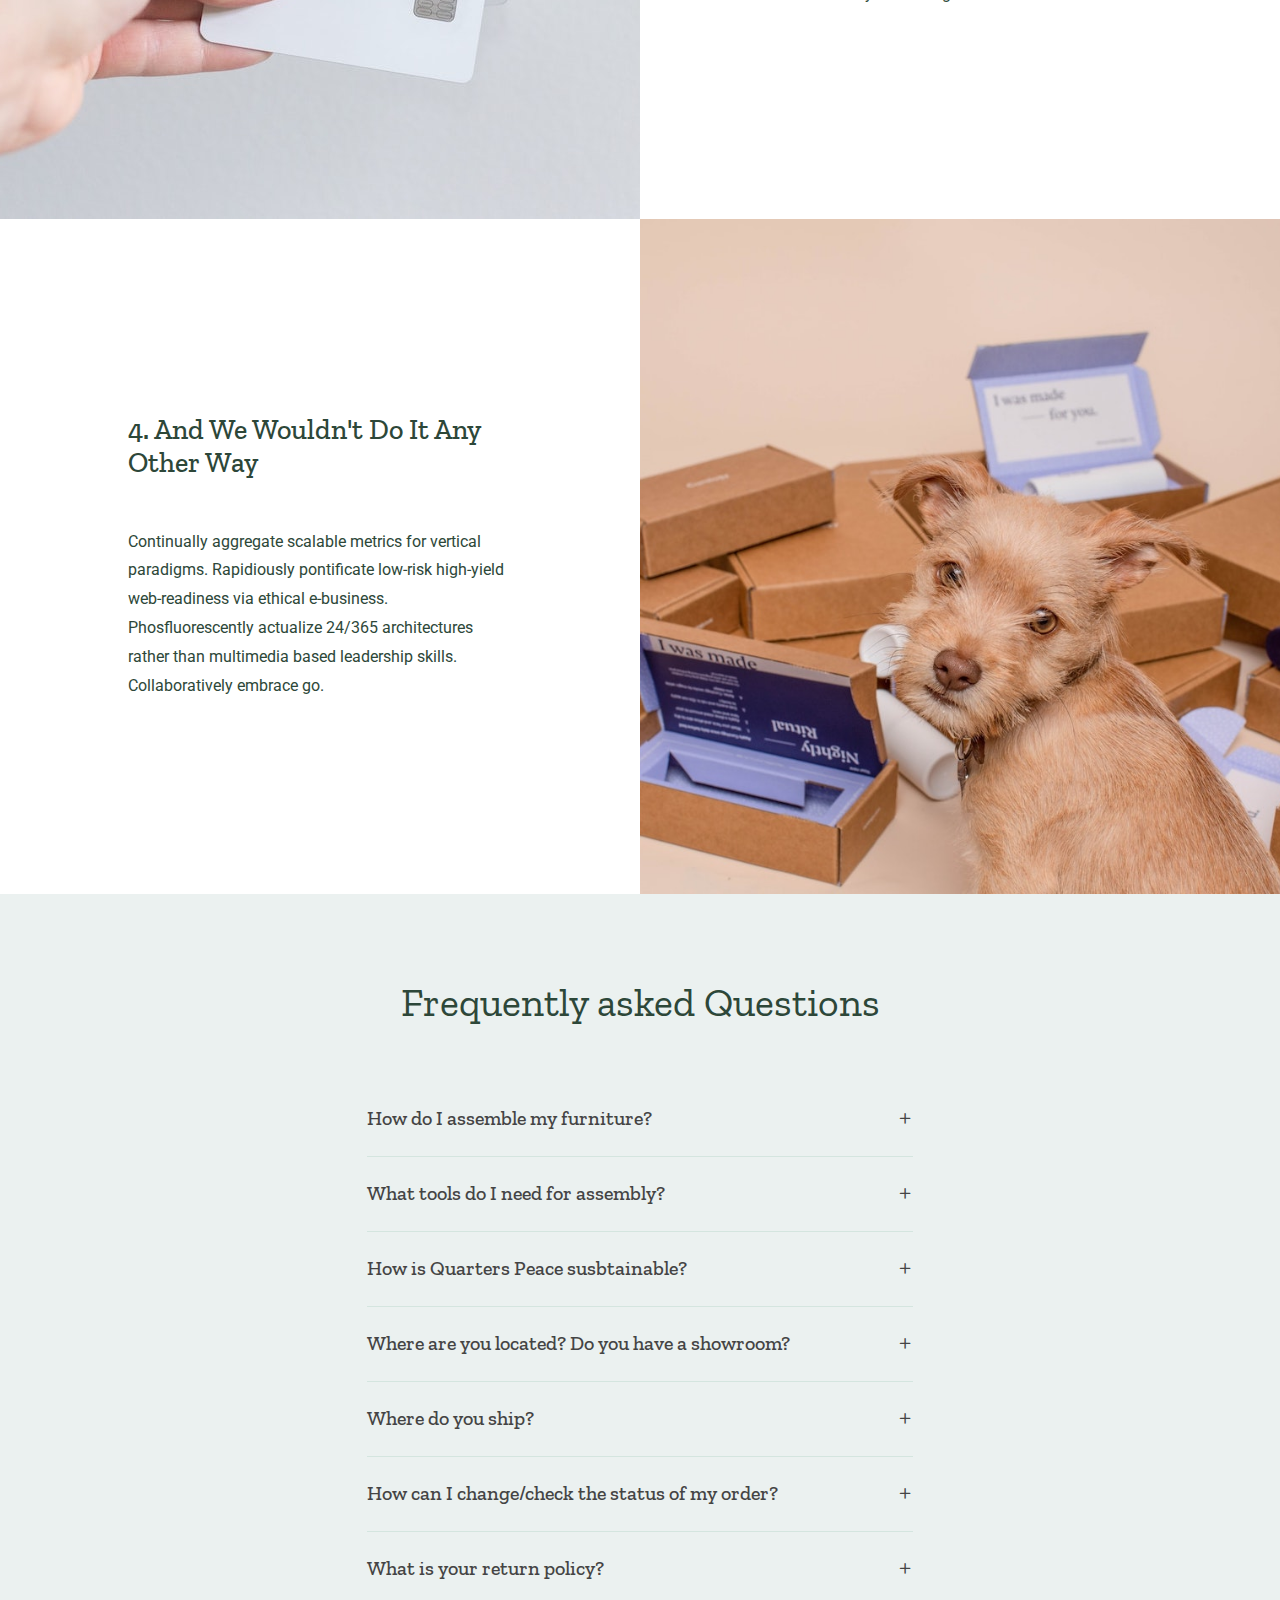
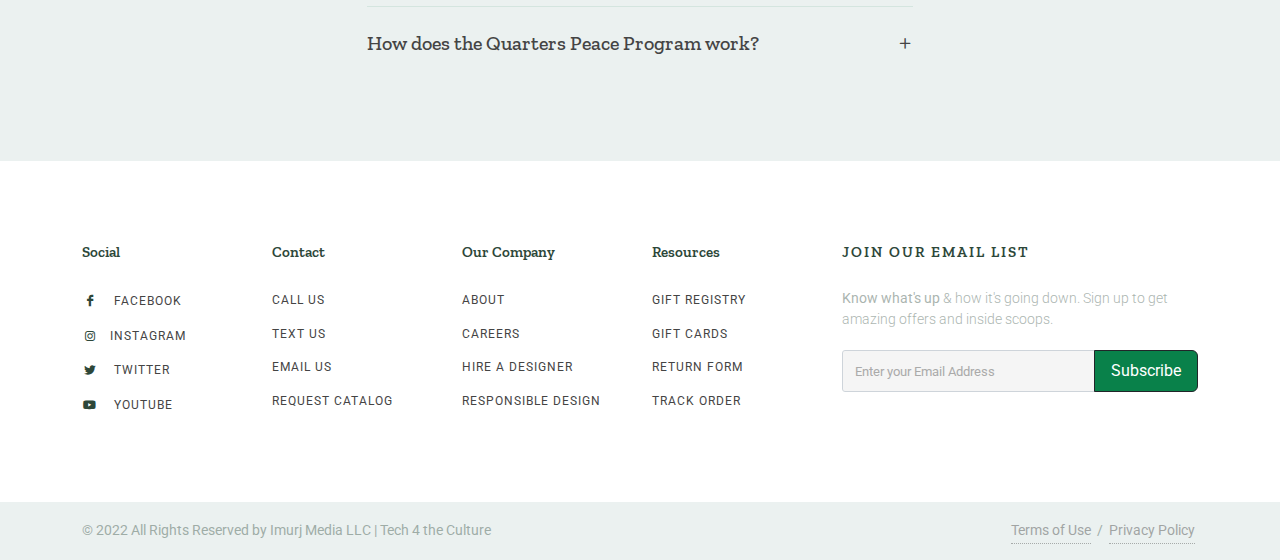
<file: furnitureAbout.html>
<!DOCTYPE html>
<html dir="ltr" lang="en-US">
<head>

	<meta http-equiv="content-type" content="text/html; charset=utf-8" />
	<meta name="author" content="AintNoDope" />

	<!-- Stylesheets
	============================================= -->
	<link rel="preconnect" href="https://fonts.gstatic.com">
	<link href="https://fonts.googleapis.com/css2?family=Roboto:wght@400;500&family=Zilla+Slab:wght@400;500&display=swap" rel="stylesheet">

	<link rel="stylesheet" href="css/bootstrap.css" type="text/css" />
	<link rel="stylesheet" href="style.css" type="text/css" />

	<link rel="stylesheet" href="css/dark.css" type="text/css" />
	<link rel="stylesheet" href="css/font-icons.css" type="text/css" />
	<link rel="stylesheet" href="css/animate.css" type="text/css" />
	<link rel="stylesheet" href="css/magnific-popup.css" type="text/css" />

	<link rel="stylesheet" href="css/custom.css" type="text/css" />
	<meta name="viewport" content="width=device-width, initial-scale=1" />

	<!-- Furniture Demo Specific Theme Stylesheet - #193532 -->
	<link rel="stylesheet" href="css/colors.php?color=193532" type="text/css" />

	<!-- Furniture Demo Specific Stylesheet -->
	<link rel="stylesheet" href="demos/furniture/furniture.css" type="text/css" /> <!-- Furniture Custom Css -->
	<link rel="stylesheet" href="demos/furniture/css/fonts.css" type="text/css" /> <!-- Furniture Custom Fonts -->
	<!-- / -->

	<!-- Document Title
	============================================= -->
	<title>Quarters Peace | About </title>

</head>

<body class="stretched">

	<!-- Cart Panel Background
	============================================= -->
	<div class="body-overlay"></div>

	<!-- Cart Side Panel
	============================================= -->
	<div id="side-panel" class="bg-white">

		<!-- Cart Side Panel Close Icon
		============================================= -->
		<div id="side-panel-trigger-close" class="side-panel-trigger"><a href="#"><i class="icon-line-cross"></i></a></div>

		<div class="side-panel-wrap">

			<div class="top-cart d-flex flex-column h-100">
				<div class="top-cart-title">
					<h4>Shopping Cart <small class="bg-color-light icon-stacked text-center rounded-circle color">2</small></h4>
				</div>

				<!-- Cart Items
				============================================= -->
				<div class="top-cart-items">

					<!-- Cart Item 1
					============================================= -->
					<div class="top-cart-item">
						<div class="top-cart-item-image border-0">
							<a href="#"><img src="demos/furniture/images/cart/1.jpg" alt="Cart Image 1" /></a>
						</div>
						<div class="top-cart-item-desc">
							<div class="top-cart-item-desc-title">
								<a href="#" class="fw-medium">Blue Sofa for Dining Room</a>
								<span class="top-cart-item-price d-block"><del>$29.99</del> $19.99</span>
								<div class="d-flex mt-2">
									<a href="#" class="fw-normal text-black-50 text-smaller"><u>Edit</u></a>
									<a href="#" class="fw-normal text-black-50 text-smaller ms-3"><u>Remove</u></a>
								</div>
							</div>
							<div class="top-cart-item-quantity">x 1</div>
						</div>
					</div>

					<!-- Cart Item 2
					============================================= -->
					<div class="top-cart-item">
						<div class="top-cart-item-image border-0">
							<a href="#"><img src="demos/furniture/images/cart/2.jpg" alt="Cart Image 2" /></a>
						</div>
						<div class="top-cart-item-desc">
							<div class="top-cart-item-desc-title">
								<a href="#" class="fw-medium">Ceilling Light for Office</a>
								<span class="top-cart-item-price d-block">$24.99</span>
								<div class="d-flex mt-2">
									<a href="#" class="fw-normal text-black-50 text-smaller"><u>Edit</u></a>
									<a href="#" class="fw-normal text-black-50 text-smaller ms-3"><u>Remove</u></a>
								</div>
							</div>
							<div class="top-cart-item-quantity">x 2</div>
						</div>
					</div>
				</div>

				<!-- Cart Saved Text
				============================================= -->
				<div class="py-2 px-3 mt-auto text-black-50 text-smaller bg-color-light">
					<span><svg xmlns="http://www.w3.org/2000/svg" width="16" height="16" fill="var(--themecolor)" viewBox="0 0 256 256"><rect width="256" height="256" fill="none"></rect><path d="M54.46089,201.53911c-9.204-9.204-3.09935-28.52745-7.78412-39.85C41.82037,149.95168,24,140.50492,24,127.99963,24,115.4945,41.82047,106.048,46.67683,94.31079c4.68477-11.32253-1.41993-30.6459,7.78406-39.8499s28.52746-3.09935,39.85-7.78412C106.04832,41.82037,115.49508,24,128.00037,24c12.50513,0,21.95163,17.82047,33.68884,22.67683,11.32253,4.68477,30.6459-1.41993,39.8499,7.78406s3.09935,28.52746,7.78412,39.85C214.17963,106.04832,232,115.49508,232,128.00037c0,12.50513-17.82047,21.95163-22.67683,33.68884-4.68477,11.32253,1.41993,30.6459-7.78406,39.8499s-28.52745,3.09935-39.85,7.78412C149.95168,214.17963,140.50492,232,127.99963,232c-12.50513,0-21.95163-17.82047-33.68884-22.67683C82.98826,204.6384,63.66489,210.7431,54.46089,201.53911Z" opacity="0.2"></path><path d="M54.46089,201.53911c-9.204-9.204-3.09935-28.52745-7.78412-39.85C41.82037,149.95168,24,140.50492,24,127.99963,24,115.4945,41.82047,106.048,46.67683,94.31079c4.68477-11.32253-1.41993-30.6459,7.78406-39.8499s28.52746-3.09935,39.85-7.78412C106.04832,41.82037,115.49508,24,128.00037,24c12.50513,0,21.95163,17.82047,33.68884,22.67683,11.32253,4.68477,30.6459-1.41993,39.8499,7.78406s3.09935,28.52746,7.78412,39.85C214.17963,106.04832,232,115.49508,232,128.00037c0,12.50513-17.82047,21.95163-22.67683,33.68884-4.68477,11.32253,1.41993,30.6459-7.78406,39.8499s-28.52745,3.09935-39.85,7.78412C149.95168,214.17963,140.50492,232,127.99963,232c-12.50513,0-21.95163-17.82047-33.68884-22.67683C82.98826,204.6384,63.66489,210.7431,54.46089,201.53911Z" fill="none" stroke="var(--themecolor)" stroke-linecap="round" stroke-linejoin="round" stroke-width="16"></path><polyline points="172 104 113.333 160 84 132" fill="none" stroke="var(--themecolor)" stroke-linecap="round" stroke-linejoin="round" stroke-width="16"></polyline></svg> You save $10.00 on this order.</span>
				</div>

				<!-- Cart Price and Button
				============================================= -->
				<div class="top-cart-action flex-column align-items-stretch">
					<div class="d-flex justify-content-between align-items-center mb-2">
						<small class="text-uppercase ls1">Total</small>
						<h4 class="fw-medium font-body mb-0">$69.97</h4>
					</div>
					<a href="#" class="button btn-block text-center m-0 fw-normal"><i style="position: relative; top: -2px;"><svg xmlns="http://www.w3.org/2000/svg" width="18" height="18" fill="#FFF" viewBox="0 0 256 256"><rect width="256" height="256" fill="none"></rect><path d="M40,192a16,16,0,0,0,16,16H216a8,8,0,0,0,8-8V88a8,8,0,0,0-8-8H56A16,16,0,0,1,40,64Z" opacity="0.2"></path><path d="M40,64V192a16,16,0,0,0,16,16H216a8,8,0,0,0,8-8V88a8,8,0,0,0-8-8H56A16,16,0,0,1,40,64v0A16,16,0,0,1,56,48H192" fill="none" stroke="#FFF" stroke-linecap="round" stroke-linejoin="round" stroke-width="10"></path><circle cx="180" cy="144" r="12"></circle></svg></i> Checkout</a>
				</div>
			</div>

		</div>

	</div>

	<!-- Document Wrapper
	============================================= -->
	<div id="wrapper" class="clearfix">

		<!-- Top Bar
		============================================= -->
		<div id="top-bar" class="py-3 text-center bg-color-light">
			<div class="container clearfix">
				<div class="d-md-flex justify-content-md-between align-items-md-center">
					<h4 class="mb-2 mb-md-0 h6 fw-normal">Free Shipping on every order <span class="mx-2 text-black-50">&middot;</span> 30 Days Return</h4>

					<h4 class="mb-0 h6 fw-normal">Need Help? Call us at <a class="color" href="tel:+00-11-22-7541"><u class="fw-medium">+800-11-22-7541</u></a> or <a class="color" href="mailto:noreply@quarterspeace.com"><u class="fw-medium">Email</u></a> us.</h4>
				</div>
			</div>
		</div><!-- #top-bar end -->

		<!-- Header
		============================================= -->
		<header id="header" class="header-size-sm border-bottom-0">
			<div id="header-wrap">
				<div class="container">
					<div class="header-row justify-content-lg-between">

						<!-- Logo
						============================================= -->
						<div id="logo" class="mx-auto col-auto flex-column order-2">
							<a href="index.html" class="standard-logo"><img src="demos/furniture/images/logo.png" alt="QP Logo"></a>
							<a href="index.html" class="retina-logo"><img src="demos/furniture/images/logo@2x.png" alt="QP Logo"></a>
						</div><!-- #logo end -->

						<div class="header-misc col-auto col-lg-3 order-3 justify-content-lg-end ms-0 ms-sm-3 px-0">

							<!-- Top Search
							============================================= -->
							<div id="top-search" class="header-misc-icon">
								<a href="#" id="top-search-trigger">
									<i><svg xmlns="http://www.w3.org/2000/svg" width="20" height="20" fill="var(--themecolor)" viewBox="0 0 256 256"><rect width="256" height="256" fill="none"></rect><circle cx="115.99512" cy="116" r="84" opacity="0.2"></circle><circle cx="115.99512" cy="116" r="84" fill="none" stroke="var(--themecolor)" stroke-linecap="round" stroke-linejoin="round" stroke-width="16"></circle><line x1="175.38868" y1="175.40039" x2="223.98926" y2="224.00098" fill="none" stroke="var(--themecolor)" stroke-linecap="round" stroke-linejoin="round" stroke-width="16"></line></svg></i>
									<i><svg xmlns="http://www.w3.org/2000/svg" width="20" height="20" fill="var(--themecolor)" viewBox="0 0 256 256"><rect width="256" height="256" fill="none"></rect><circle cx="128" cy="128" r="96" opacity="0.2"></circle><circle cx="128" cy="128" r="96" fill="none" stroke="var(--themecolor)" stroke-miterlimit="10" stroke-width="16"></circle><line x1="160" y1="96" x2="96" y2="160" fill="none" stroke="var(--themecolor)" stroke-linecap="round" stroke-linejoin="round" stroke-width="16"></line><line x1="160" y1="160" x2="96" y2="96" fill="none" stroke="var(--themecolor)" stroke-linecap="round" stroke-linejoin="round" stroke-width="16"></line></svg></i>
								</a>
							</div><!-- #top-search end -->

							<!-- Top Cart
							============================================= -->
							<div id="top-cart" class="header-misc-icon">
								<a href="#" class="side-panel-trigger"><svg xmlns="http://www.w3.org/2000/svg" width="20" height="20" fill="var(--themecolor)" viewBox="0 0 256 256"><rect width="256" height="256" fill="none"></rect><path d="M62.54543,144H188.10132a16,16,0,0,0,15.74192-13.13783L216,64H48Z" opacity="0.2"></path><path d="M184,184H69.81818L41.92162,30.56892A8,8,0,0,0,34.05066,24H16" fill="none" stroke="var(--themecolor)" stroke-linecap="round" stroke-linejoin="round" stroke-width="16"></path><circle cx="80" cy="204" r="20" fill="none" stroke="var(--themecolor)" stroke-linecap="round" stroke-linejoin="round" stroke-width="16"></circle><circle cx="184" cy="204" r="20" fill="none" stroke="var(--themecolor)" stroke-linecap="round" stroke-linejoin="round" stroke-width="16"></circle><path d="M62.54543,144H188.10132a16,16,0,0,0,15.74192-13.13783L216,64H48" fill="none" stroke="var(--themecolor)" stroke-linecap="round" stroke-linejoin="round" stroke-width="16"></path></svg><span class="top-cart-number">3</span></a>
							</div><!-- #top-cart end -->

						</div>

						<!-- Mobile Menu Icon
						============================================= -->
						<div id="primary-menu-trigger">
							<svg xmlns="http://www.w3.org/2000/svg" width="24" height="24" viewBox="0 0 256 256"><defs><style>.a,.c{fill:none;}.b{fill:var(--themecolor);opacity:0.2;}.c,.d{stroke:var(--themecolor);}.c{stroke-miterlimit:10;stroke-width:14px;}.d{stroke-linecap:round;stroke-linejoin:round;stroke-width:13px;}</style></defs><rect class="a" width="24" height="24"/><circle class="b" cx="96" cy="96" r="96" transform="translate(32 32)"/><circle class="c" cx="96" cy="96" r="96" transform="translate(32 32)"/><line class="d" x2="85" transform="translate(86 127)"/><line class="d" x2="85" transform="translate(86 97)"/><line class="d" x2="85" transform="translate(86 159)"/></svg>
							<svg xmlns="http://www.w3.org/2000/svg" width="24" height="24" fill="var(--themecolor)" viewBox="0 0 256 256"><rect width="256" height="256" fill="none"></rect><circle cx="128" cy="128" r="96" opacity="0.2"></circle><circle cx="128" cy="128" r="96" fill="none" stroke="var(--themecolor)" stroke-miterlimit="10" stroke-width="16"></circle><line x1="160" y1="96" x2="96" y2="160" fill="none" stroke="var(--themecolor)" stroke-linecap="round" stroke-linejoin="round" stroke-width="16"></line><line x1="160" y1="160" x2="96" y2="96" fill="none" stroke="var(--themecolor)" stroke-linecap="round" stroke-linejoin="round" stroke-width="16"></line></svg>
						</div>

						<!-- Primary Navigation
						============================================= -->
						<nav class="primary-menu with-arrows order-lg-1 order-last px-0">

							<ul class="menu-container">
								<li class="menu-item current">
									<a class="menu-link" href="index.html">
										<div>Featured</div>
									</a>
									<ul class="sub-menu-container">
										<li class="menu-item">
											<a class="menu-link" href="index.html"><div>New Arrivals</div></a>
										</li>
										<li class="menu-item">
											<a class="menu-link" href="index.html"><div>Sale</div></a>
										</li>
									</ul>
								</li>
								<li class="menu-item mega-menu mega-menu-full">
									<a href="furnitureProducts.html" class="menu-link"><div>Shop</div></a>

									<!-- Menu DropDown
									============================================= -->
									<div class="mega-menu-content border-bottom-0">
										<div class="container">
											<div class="row">
												<ul class="sub-menu-container mega-menu-column col-lg-auto">
													<li class="menu-item">
														<a class="menu-link" href="furnitureProducts.html"><div>By Room</div></a>
														<!-- Menu Sub DropDown
														============================================= -->
														<ul class="sub-menu-container mega-menu-dropdown">
															<li class="menu-item">
																<a class="menu-link" href="furnitureProducts.html"><div>Living Room</div></a>
															</li>
															<li class="menu-item">
																<a class="menu-link" href="furnitureProducts.html"><div>Dining Room</div></a>
															</li>
															<li class="menu-item">
																<a class="menu-link" href="furnitureProducts.html"><div>Bedroom</div></a>
															</li>
															<li class="menu-item">
																<a class="menu-link" href="furnitureProducts.html"><div>Bathroom</div></a>
															</li>
															<li class="menu-item">
																<a class="menu-link" href="furnitureProducts.html"><div>Home Office</div></a>
															</li>
														</ul>
													</li>
												</ul>
												<ul class="sub-menu-container mega-menu-column col-lg-auto">
													<li class="menu-item">
														<a class="menu-link" href="furnitureProducts.html"><div>Art & Objects</div></a>
													</li>
												</ul>
												<ul class="sub-menu-container mega-menu-column col-lg-auto">
													<li class="menu-item">
														<a class="menu-link" href="furnitureProducts.html"><div>Bedding & Textile</div></a>
													</li>
												</ul>
												<ul class="sub-menu-container mega-menu-column col-lg-auto">
													<li class="menu-item">
														<a class="menu-link" href="furnitureProducts.html"><div>Rugs</div></a>
													</li>
												</ul>
												<ul class="sub-menu-container mega-menu-column col-lg-auto">
													<li class="menu-item">
														<a class="menu-link" href="furnitureProducts.html"><div>Scent & Bath</div></a>
													</li>
												<ul class="sub-menu-container mega-menu-column col-lg-auto">
													
											</ul>
												</ul>
												<ul class="sub-menu-container mega-menu-column col-lg-auto">
													<li class="menu-item">
														<a class="menu-link" href="furnitureProducts.html"><div>More</div></a>
														<ul class="sub-menu-container mega-menu-dropdown">
															<li class="menu-item">
																<a class="menu-link" href="furnitureProducts.html"><div>Pillows</div></a>
															</li>
															<li class="menu-item">
																<a class="menu-link" href="furnitureProducts.html"><div>Curtains</div></a>
															</li>
															<li class="menu-item">
																<a class="menu-link" href="furnitureProducts.html"><div>Lighting</div></a>
															</li>
															<li class="menu-item">
																<a class="menu-link" href="furnitureProducts.html"><div>Pillows</div></a>
															</li>
															<li class="menu-item">
																<a class="menu-link" href="furnitureProducts.html"><div>Kitchen</div></a>
															</li>
															<li class="menu-item">
																<a class="menu-link" href="furnitureProducts.html"><div>Stationary</div></a>
															</li>
														</ul>
													</li>
												</ul>
												<!--<ul class="sub-menu-container mega-menu-column bg-color-light col-lg-auto">
													<li class="menu-item">
														<a class="menu-link" href="furnitureSingle.html"><div><i class="icon-line-link"></i>Single Page</div></a>
													</li>
												</ul>-->
											</div>
										</div>
									</div>
								</li>
								<li class="menu-item">
									<a class="menu-link" href="furnitureAbout.html">
										<div>About Us</div>
									</a>
								</li>
								<li class="menu-item"><a class="menu-link" href="furnitureContact.html">
									<div>Contact</div>
								</a></li>
							</ul>

						</nav><!-- #primary-menu end -->

						<!-- Top Search Form
						============================================= -->
						<form class="top-search-form" action="search.html" method="get">
							<input type="text" name="q" class="form-control" value="" placeholder="Type &amp; Hit Enter.." autocomplete="off">
						</form>

					</div>
				</div>
			</div>
			<div class="header-wrap-clone"></div>
		</header><!-- #header end -->

		<!-- Hero Section
		============================================= -->
		<section id="slider" class="slider-element min-vh-md-100 vh-50" style="background-image: linear-gradient(to bottom, rgba(255,255,255,.8), rgba(255,255,255,0)), url('demos/furniture/images/about/hero.jpg'); background-position: center 10%; background-size: cover;">

			<div class="container">

				<!-- Hero Text
				============================================= -->
				<div class="row min-vh-md-100 vh-50 justify-content-center align-items-md-start align-items-center text-center pt-md-5">
					<div class="col-lg-6 mt-lg-3">
						<p class="op-07 mb-3 text-uppercase ls2 text-smaller">Know more about us</p>
						<h1 class="display-4 fw-medium mb-5">Your Home is a Reflection of Your Personality</h1>
					</div>
				</div>

			</div>

		</section>

		<!-- Why Us
		============================================= -->
		<section id="content">
			<div class="content-wrap py-0">

				<!-- 1. Section
				============================================= -->
				<div class="section custom-bg my-0" style="--custom-bg: #FAF8F0;">
					<div class="container py-lg-4">
						<div class="row col-mb-50">

							<!-- feature-box 1 -->
							<div class="col-md-4">
								<div class="feature-box fbox-center fbox-dark fbox-plain">
									<div class="fbox-icon">
										<svg xmlns="http://www.w3.org/2000/svg" width="64" height="64" fill="var(--themecolor)" viewBox="0 0 256 256"><rect width="256" height="256" fill="none"></rect><path d="M54.46089,201.53911c-9.204-9.204-3.09935-28.52745-7.78412-39.85C41.82037,149.95168,24,140.50492,24,127.99963,24,115.4945,41.82047,106.048,46.67683,94.31079c4.68477-11.32253-1.41993-30.6459,7.78406-39.8499s28.52746-3.09935,39.85-7.78412C106.04832,41.82037,115.49508,24,128.00037,24c12.50513,0,21.95163,17.82047,33.68884,22.67683,11.32253,4.68477,30.6459-1.41993,39.8499,7.78406s3.09935,28.52746,7.78412,39.85C214.17963,106.04832,232,115.49508,232,128.00037c0,12.50513-17.82047,21.95163-22.67683,33.68884-4.68477,11.32253,1.41993,30.6459-7.78406,39.8499s-28.52745,3.09935-39.85,7.78412C149.95168,214.17963,140.50492,232,127.99963,232c-12.50513,0-21.95163-17.82047-33.68884-22.67683C82.98826,204.6384,63.66489,210.7431,54.46089,201.53911Z" opacity="0.2"></path><path d="M54.46089,201.53911c-9.204-9.204-3.09935-28.52745-7.78412-39.85C41.82037,149.95168,24,140.50492,24,127.99963,24,115.4945,41.82047,106.048,46.67683,94.31079c4.68477-11.32253-1.41993-30.6459,7.78406-39.8499s28.52746-3.09935,39.85-7.78412C106.04832,41.82037,115.49508,24,128.00037,24c12.50513,0,21.95163,17.82047,33.68884,22.67683,11.32253,4.68477,30.6459-1.41993,39.8499,7.78406s3.09935,28.52746,7.78412,39.85C214.17963,106.04832,232,115.49508,232,128.00037c0,12.50513-17.82047,21.95163-22.67683,33.68884-4.68477,11.32253,1.41993,30.6459-7.78406,39.8499s-28.52745,3.09935-39.85,7.78412C149.95168,214.17963,140.50492,232,127.99963,232c-12.50513,0-21.95163-17.82047-33.68884-22.67683C82.98826,204.6384,63.66489,210.7431,54.46089,201.53911Z" fill="none" stroke="var(--themecolor)" stroke-linecap="round" stroke-linejoin="round" stroke-width="8"></path><polyline points="172 104 113.333 160 84 132" fill="none" stroke="var(--themecolor)" stroke-linecap="round" stroke-linejoin="round" stroke-width="8"></polyline></svg>
									</div>
									<div class="fbox-content">
										<h2 class="nott fw-medium h4 mb-4">Good for People & the Planet</h2>
										<p class="op-06">At Quarters Peace, we use design to do better -- for the earth, our communities and you. </p>
									</div>
								</div>
							</div>

							<!-- feature-box 2 -->
							<div class="col-md-4">
								<div class="feature-box fbox-center fbox-dark fbox-plain">
									<div class="fbox-icon">
										<svg xmlns="http://www.w3.org/2000/svg" width="64" height="64" fill="var(--themecolor)" viewBox="0 0 256 256"><rect width="256" height="256" fill="none"></rect><path d="M176,144H16v40a8,8,0,0,0,8,8H44a24,24,0,0,1,48,0h72a23.99048,23.99048,0,0,1,11.99813-20.78815Z" opacity="0.2"></path><path d="M212,192a24.00631,24.00631,0,0,0-36.00187-20.78815L176,120h64v64a8,8,0,0,1-8,8H212" opacity="0.2"></path><path d="M240,120H176V80h42.58374a8,8,0,0,1,7.42781,5.02887Z" fill="none" stroke="var(--themecolor)" stroke-linecap="round" stroke-linejoin="round" stroke-width="8"></path><line x1="16" y1="144" x2="176" y2="144" fill="none" stroke="var(--themecolor)" stroke-linecap="round" stroke-linejoin="round" stroke-width="8"></line><circle cx="188" cy="192" r="24" fill="none" stroke="var(--themecolor)" stroke-miterlimit="10" stroke-width="8"></circle><circle cx="68" cy="192" r="24" fill="none" stroke="var(--themecolor)" stroke-miterlimit="10" stroke-width="8"></circle><line x1="164" y1="192" x2="92" y2="192" fill="none" stroke="var(--themecolor)" stroke-linecap="round" stroke-linejoin="round" stroke-width="8"></line><path d="M44,192H24a8,8,0,0,1-8-8V72a8,8,0,0,1,8-8H176V171.21508" fill="none" stroke="var(--themecolor)" stroke-linecap="round" stroke-linejoin="round" stroke-width="8"></path><path d="M176,171.21508V120h64v64a8,8,0,0,1-8,8H212" fill="none" stroke="var(--themecolor)" stroke-linecap="round" stroke-linejoin="round" stroke-width="8"></path></svg>
									</div>
									<div class="fbox-content">
										<h2 class="nott fw-medium h4 mb-4">Free & Fast Shipping</h2>
										<p class="op-06">We strive on customer satisfaction are committed to working with our delivery partners to uphold our shipping standards.</p>
									</div>
								</div>
							</div>

							<!-- feature-box 3 -->
							<div class="col-md-4">
								<div class="feature-box fbox-center fbox-dark fbox-plain">
									<div class="fbox-icon">
										<svg xmlns="http://www.w3.org/2000/svg" width="64" height="64" fill="var(--themecolor)" viewBox="0 0 256 256"><rect width="256" height="256" fill="none"></rect><path d="M40,106.66667V48a8,8,0,0,1,8-8H208a8,8,0,0,1,8,8v58.66667c0,84.01533-71.306,111.85016-85.5438,116.57058a7.54755,7.54755,0,0,1-4.9124,0C111.306,218.51683,40,190.682,40,106.66667Z" opacity="0.2"></path><path d="M40,106.66667V48a8,8,0,0,1,8-8H208a8,8,0,0,1,8,8v58.66667c0,84.01533-71.306,111.85016-85.5438,116.57058a7.54755,7.54755,0,0,1-4.9124,0C111.306,218.51683,40,190.682,40,106.66667Z" fill="none" stroke="var(--themecolor)" stroke-linecap="round" stroke-linejoin="round" stroke-width="8"></path><polyline points="172 96 113.333 152 84 124" fill="none" stroke="var(--themecolor)" stroke-linecap="round" stroke-linejoin="round" stroke-width="8"></polyline></svg>
									</div>
									<div class="fbox-content">
										<h2 class="nott fw-medium h4 mb-4">Design Services</h2>
										<p class="op-06">You know what you like. We know what we have. Let our experts help you find your style.</p>
									</div>
								</div>
							</div>
						</div>
					</div>
				</div><!-- Section End -->


				<!-- 2. Section
				============================================= -->
				<div class="section bg-transparent my-0 py-0">
					<div class="container-fluid">

						<div class="clear"></div>

						<!-- 1 -->
						<div class="row align-items-md-center">
							<!-- Image -->
							<div class="col-md-6 px-lg-0 min-vh-50 min-vh-lg-75 d-flex align-self-stretch" style="background: url('demos/furniture/images/about/1.jpg') no-repeat center center; background-size: cover;">
							</div>

							<!-- Content -->
							<div class="col-md-6 p-5 p-lg-6">
								<h3 class="h3 bottommargin fw-medium px-lg-5">1. 100% Trustable & Best Quality</h3>
								<p class="m-0 px-lg-5">Compellingly cultivate synergistic infrastructures rather than fully tested opportunities. Synergistically evisculate web-enabled interfaces for market positioning web services. Continually create business infomediaries and interdependent products.</p>
							</div>
						</div>

						<div class="clear"></div>

						<!-- 2 -->
						<div class="row flex-md-row-reverse align-items-md-center">
							<!-- Image -->
							<div class="col-md-6 px-lg-0 min-vh-50 min-vh-lg-75 d-flex align-self-stretch" style="background: url('demos/furniture/images/about/2.jpg') no-repeat center center; background-size: cover;">
							</div>

							<!-- Content -->
							<div class="col-md-6 p-5 p-lg-6">
								<h3 class="h3 bottommargin fw-medium px-lg-5">2. No Extra Charges for Shipping</h3>
								<p class="m-0 px-lg-5">Continually aggregate scalable metrics for vertical paradigms. Rapidiously pontificate low-risk high-yield web-readiness via ethical e-business. Phosfluorescently actualize 24/365 architectures rather than multimedia based leadership skills. Collaboratively embrace go.</p>
							</div>
						</div>

						<div class="clear"></div>

						<!-- 3 -->
						<div class="row align-items-md-center">
							<!-- Image -->
							<div class="col-md-6 px-lg-0 min-vh-50 min-vh-lg-75 d-flex align-self-stretch" style="background: url('demos/furniture/images/about/3.jpg') no-repeat center center; background-size: cover;">
							</div>

							<!-- Content -->
							<div class="col-md-6 p-5 p-lg-6">
								<h3 class="h3 bottommargin fw-medium px-lg-5">3. Secure Payment Options</h3>
								<p class="m-0 px-lg-5">Continually aggregate scalable metrics for vertical paradigms. Rapidiously pontificate low-risk high-yield web-readiness via ethical e-business. Phosfluorescently actualize 24/365 architectures rather than multimedia based leadership skills. Collaboratively embrace go.</p>
							</div>
						</div>

						<div class="clear"></div>

						<!-- 4 -->
						<div class="row flex-md-row-reverse align-items-md-center">
							<!-- Image -->
							<div class="col-md-6 px-lg-0 min-vh-50 min-vh-lg-75 d-flex align-self-stretch" style="background: url('demos/furniture/images/about/4.jpg') no-repeat center center; background-size: cover;">
							</div>

							<!-- Content -->
							<div class="col-md-6 p-5 p-lg-6">
								<h3 class="h3 bottommargin fw-medium px-lg-5">4. And We Wouldn't Do It Any Other Way</h3>
								<p class="m-0 px-lg-5">Continually aggregate scalable metrics for vertical paradigms. Rapidiously pontificate low-risk high-yield web-readiness via ethical e-business. Phosfluorescently actualize 24/365 architectures rather than multimedia based leadership skills. Collaboratively embrace go.</p>
							</div>
						</div>

					</div>
				</div> <!-- Section End -->

				<!-- 3. Section
				============================================= -->
				<div class="section m-0 bg-color-light">
					<div class="container py-md-4">

						<h2 class="h1 fw-normal text-center bottommargin-lg">Frequently asked <span data-animate="svg-underline-animated" class="svg-underline nocolor"><span>Questions</span></span></h2>
						<div class="row justify-content-center">
							<div class="col-xl-6 col-lg-7">

								<!-- FAQs Toggle -->
								<div class="toggle">
									<div class="toggle-header justify-content-between flex-row-reverse">
										<div class="toggle-icon">
											<i class="toggle-closed icon-line-plus"></i>
											<i class="toggle-open icon-line-minus"></i>
										</div>
										<div class="toggle-title h5 mb-0 fw-medium font-primary">
											How do I assemble my furniture?
										</div>
									</div>
									<div class="toggle-content op-07 mt-2">Lorem ipsum dolor sit amet, consectetur adipisicing elit. Assumenda, dolorum, vero ipsum molestiae minima odio quo voluptate illum excepturi quam cum voluptates doloribus quae nisi tempore necessitatibus dolores ducimus enim libero eaque explicabo suscipit animi at quaerat aliquid ex expedita perspiciatis? Saepe, aperiam, nam unde quas beatae vero vitae nulla.</div>
								</div>

								<div class="line border-color my-4 op-01"></div>

								<!-- FAQs Toggle -->
								<div class="toggle">
									<div class="toggle-header justify-content-between flex-row-reverse">
										<div class="toggle-icon">
											<i class="toggle-closed icon-line-plus"></i>
											<i class="toggle-open icon-line-minus"></i>
										</div>
										<div class="toggle-title h5 mb-0 fw-medium font-primary">
											What tools do I need for assembly?
										</div>
									</div>
									<div class="toggle-content op-07 mt-2">Lorem ipsum dolor sit amet, consectetur adipisicing elit. Assumenda, dolorum, vero ipsum molestiae minima odio quo voluptate illum excepturi quam cum voluptates doloribus quae nisi tempore necessitatibus dolores ducimus enim libero eaque explicabo suscipit animi at quaerat aliquid ex expedita perspiciatis? Saepe, aperiam, nam unde quas beatae vero vitae nulla.</div>
								</div>

								<div class="line border-color my-4 op-01"></div>

								<!-- FAQs Toggle -->
								<div class="toggle">
									<div class="toggle-header justify-content-between flex-row-reverse">
										<div class="toggle-icon">
											<i class="toggle-closed icon-line-plus"></i>
											<i class="toggle-open icon-line-minus"></i>
										</div>
										<div class="toggle-title h5 mb-0 fw-medium font-primary">
											How is Quarters Peace susbtainable? 
										</div>
									</div>
									<div class="toggle-content op-07 mt-2">Lorem ipsum dolor sit amet, consectetur adipisicing elit. Assumenda, dolorum, vero ipsum molestiae minima odio quo voluptate illum excepturi quam cum voluptates doloribus quae nisi tempore necessitatibus dolores ducimus enim libero eaque explicabo suscipit animi at quaerat aliquid ex expedita perspiciatis? Saepe, aperiam, nam unde quas beatae vero vitae nulla.</div>
								</div>

								<div class="line border-color my-4 op-01"></div>

								<!-- FAQs Toggle -->
								<div class="toggle">
									<div class="toggle-header justify-content-between flex-row-reverse">
										<div class="toggle-icon">
											<i class="toggle-closed icon-line-plus"></i>
											<i class="toggle-open icon-line-minus"></i>
										</div>
										<div class="toggle-title h5 mb-0 fw-medium font-primary">
											Where are you located? Do you have a showroom? 
										</div>
									</div>
									<div class="toggle-content op-07 mt-2">Lorem ipsum dolor sit amet, consectetur adipisicing elit. Assumenda, dolorum, vero ipsum molestiae minima odio quo voluptate illum excepturi quam cum voluptates doloribus quae nisi tempore necessitatibus dolores ducimus enim libero eaque explicabo suscipit animi at quaerat aliquid ex expedita perspiciatis? Saepe, aperiam, nam unde quas beatae vero vitae nulla.</div>
								</div>

								<div class="line border-color my-4 op-01"></div>

								<!-- FAQs Toggle -->
								<div class="toggle">
									<div class="toggle-header justify-content-between flex-row-reverse">
										<div class="toggle-icon">
											<i class="toggle-closed icon-line-plus"></i>
											<i class="toggle-open icon-line-minus"></i>
										</div>
										<div class="toggle-title h5 mb-0 fw-medium font-primary">
											Where do you ship?
										</div>
									</div>
									<div class="toggle-content op-07 mt-2">Lorem ipsum dolor sit amet, consectetur adipisicing elit. Assumenda, dolorum, vero ipsum molestiae minima odio quo voluptate illum excepturi quam cum voluptates doloribus quae nisi tempore necessitatibus dolores ducimus enim libero eaque explicabo suscipit animi at quaerat aliquid ex expedita perspiciatis? Saepe, aperiam, nam unde quas beatae vero vitae nulla.</div>
								</div>

								<div class="line border-color my-4 op-01"></div>

								<!-- FAQs Toggle -->
								<div class="toggle">
									<div class="toggle-header justify-content-between flex-row-reverse">
										<div class="toggle-icon">
											<i class="toggle-closed icon-line-plus"></i>
											<i class="toggle-open icon-line-minus"></i>
										</div>
										<div class="toggle-title h5 mb-0 fw-medium font-primary">
											How can I change/check the status of my order? 
										</div>
									</div>
									<div class="toggle-content op-07 mt-2">Lorem ipsum dolor sit amet, consectetur adipisicing elit. Assumenda, dolorum, vero ipsum molestiae minima odio quo voluptate illum excepturi quam cum voluptates doloribus quae nisi tempore necessitatibus dolores ducimus enim libero eaque explicabo suscipit animi at quaerat aliquid ex expedita perspiciatis? Saepe, aperiam, nam unde quas beatae vero vitae nulla.</div>
								</div>

								<div class="line border-color my-4 op-01"></div>

								<!-- FAQs Toggle -->
								<div class="toggle">
									<div class="toggle-header justify-content-between flex-row-reverse">
										<div class="toggle-icon">
											<i class="toggle-closed icon-line-plus"></i>
											<i class="toggle-open icon-line-minus"></i>
										</div>
										<div class="toggle-title h5 mb-0 fw-medium font-primary">
											What is your return policy?
										</div>
									</div>
									<div class="toggle-content op-07 mt-2">Lorem ipsum dolor sit amet, consectetur adipisicing elit. Assumenda, dolorum, vero ipsum molestiae minima odio quo voluptate illum excepturi quam cum voluptates doloribus quae nisi tempore necessitatibus dolores ducimus enim libero eaque explicabo suscipit animi at quaerat aliquid ex expedita perspiciatis? Saepe, aperiam, nam unde quas beatae vero vitae nulla.</div>
								</div>

								<div class="line border-color my-4 op-01"></div>

								<!-- FAQs Toggle -->
								<div class="toggle">
									<div class="toggle-header justify-content-between flex-row-reverse">
										<div class="toggle-icon">
											<i class="toggle-closed icon-line-plus"></i>
											<i class="toggle-open icon-line-minus"></i>
										</div>
										<div class="toggle-title h5 mb-0 fw-medium font-primary">
											How does the Quarters Peace Program work? 
										</div>
									</div>
									<div class="toggle-content op-07 mt-2">Lorem ipsum dolor sit amet, consectetur adipisicing elit. Assumenda, dolorum, vero ipsum molestiae minima odio quo voluptate illum excepturi quam cum voluptates doloribus quae nisi tempore necessitatibus dolores ducimus enim libero eaque explicabo suscipit animi at quaerat aliquid ex expedita perspiciatis? Saepe, aperiam, nam unde quas beatae vero vitae nulla.</div>
								</div>
								

							</div>
						</div>
					</div>
				</div>

			</div>
		</section><!-- #content end -->

		<!-- Footer
		============================================= -->
		<footer id="footer" class="border-0 bg-white">
			<div class="container">

				<!-- Footer Widgets
				============================================= -->
				<div class="footer-widgets-wrap py-lg-6">
					<div class="row col-mb-30">

						<!-- Footer Col 1 -->
						<div class="col-lg-2 col-md-3 col-6">
							<div class="widget widget_links widget-li-noicon">

								<h4 class="ls0 nott">Social</h4>

								<ul class="list-unstyled iconlist ms-0">
									<li><a href="https://facebook.com/quarterspeace" target="_blank"><i class="icon-facebook"></i> Facebook</a></li>
									<li><a href="https://instagram.com/quarterspeace" target="_blank"><i class="icon-instagram"></i>Instagram</a></li>
									<li><a href="https://twitter.com/quarterspeace" target="_blank"><i class="icon-twitter"></i> Twitter</a></li>
									<li><a href="https://youtube.com/c/QuartersPeace/videos" target="_blank"><i class="icon-youtube"></i> YouTube</a></li>
								</ul>

							</div>
						</div>

						<!-- Footer Col 2 -->
						<div class="col-lg-2 col-md-3 col-6">
							<div class="widget widget_links widget-li-noicon">

								<h4 class="ls0 nott">Contact</h4>

								<ul class="list-unstyled iconlist ms-0">
									<li><a href="index.html">Call Us</a></li> <!--TODO: PAGE-->
									<li><a href="furnitureAbout.html">Text Us</a></li> <!--TODO: PAGE-->
									<li><a href="furnitureContact.html">Email Us</a></li> <!--TODO: PAGE-->
									<li><a href="furnitureContact.html">Request Catalog</a></li> <!--TODO: PAGE-->
								</ul>

							</div>
						</div>

						<!-- Footer Col 3 -->
						<div class="col-lg-2 col-md-3 col-6">
							<div class="widget widget_links widget-li-noicon">

								<h4 class="ls0 nott">Our Company</h4>

								<ul class="list-unstyled iconlist ms-0">
									<li><a href="furnitureAbout.html">About</a></li>
									<li><a href="furnitureSingle.html">Careers</a></li> <!--TODO: PAGE-->
									<li><a href="furnitureProducts.html">Hire A Designer</a></li> <!--TODO: PAGE-->
									<li><a href="furnitureProducts.html">Responsible Design</a></li> <!--TODO: PAGE-->
								</ul>

							</div>
						</div>

						<!-- Footer Col 4 -->
						<div class="col-lg-2 col-md-3 col-6">
							<div class="widget widget_links widget-li-noicon">

								<h4 class="ls0 nott">Resources</h4>

								<ul class="list-unstyled iconlist ms-0">
									<li><a href="intro.html#section-niche">Gift Registry</a></li> <!--TODO: PAGE-->
									<li><a href="intro.html#section-multipage">Gift Cards</a></li><!--TODO: PAGE-->
									<li><a href="intro.html#section-onepage">Return Form</a></li> <!--TODO: PAGE-->
									<li><a href="intro.html#section-onepage">Track Order</a></li> <!--TODO: PAGE-->
								</ul>

							</div>
						</div>

						<!-- Footer Col 5 -->
						<div class="col-lg-4">
							<div class="widget subscribe-widget clearfix" data-loader="button">
								<h4>Join our Email List</h4>
								<h5 class="font-body op-04"><strong>Know what's up</strong> &amp; how it's going down. Sign up to get amazing offers and inside scoops.</h5>
								<div class="widget-subscribe-form-result"></div>
								<form id="widget-subscribe-form" action="include/subscribe.php" method="post" class="mb-0">
									<div class="input-group">
										<input type="email" id="widget-subscribe-form-email" name="widget-subscribe-form-email" class="form-control required email" placeholder="Enter your Email Address">
										<button class="btn btn-dark bg-color px-3 input-group-text" type="submit">Subscribe</button>
									</div>
								</form>
							</div>
						</div>

					</div>

				</div><!-- .footer-widgets-wrap end -->

			</div>

			<!-- Copyrights
			============================================= -->
			<div id="copyrights" class="py-3 bg-color-light">
				<div class="container">

					<div class="d-flex justify-content-between op-04">
						<span>&copy; 2022 All Rights Reserved by Imurj Media LLC | Tech 4 the Culture</span>
						<div class="copyright-links"><a href="#">Terms of Use</a> / <a href="#">Privacy Policy</a></div>
					</div>

				</div>
			</div><!-- #copyrights end -->
		</footer><!-- #footer end -->


	</div><!-- #wrapper end -->

	<!-- Go To Top
	============================================= -->
	<div id="gotoTop" class="bg-color op-07 h-op-1">
		<svg xmlns="http://www.w3.org/2000/svg" width="24" height="24" fill="#FFF" viewBox="0 0 256 256"><rect width="256" height="256" fill="none"></rect><polygon points="48 208 128 128 208 208 48 208" opacity="0.2"></polygon><polygon points="48 208 128 128 208 208 48 208" fill="none" stroke="#FFF" stroke-linecap="round" stroke-linejoin="round" stroke-width="16"></polygon><polyline points="48 128 128 48 208 128" fill="none" stroke="#FFF" stroke-linecap="round" stroke-linejoin="round" stroke-width="16"></polyline></svg>
	</div>

	<!-- JavaScripts
	============================================= -->
	<script src="js/jquery.js"></script>
	<script src="js/plugins.min.js"></script>

	<!-- Footer Scripts
	============================================= -->
	<script src="js/functions.js"></script>

</body>
</html>
</file>
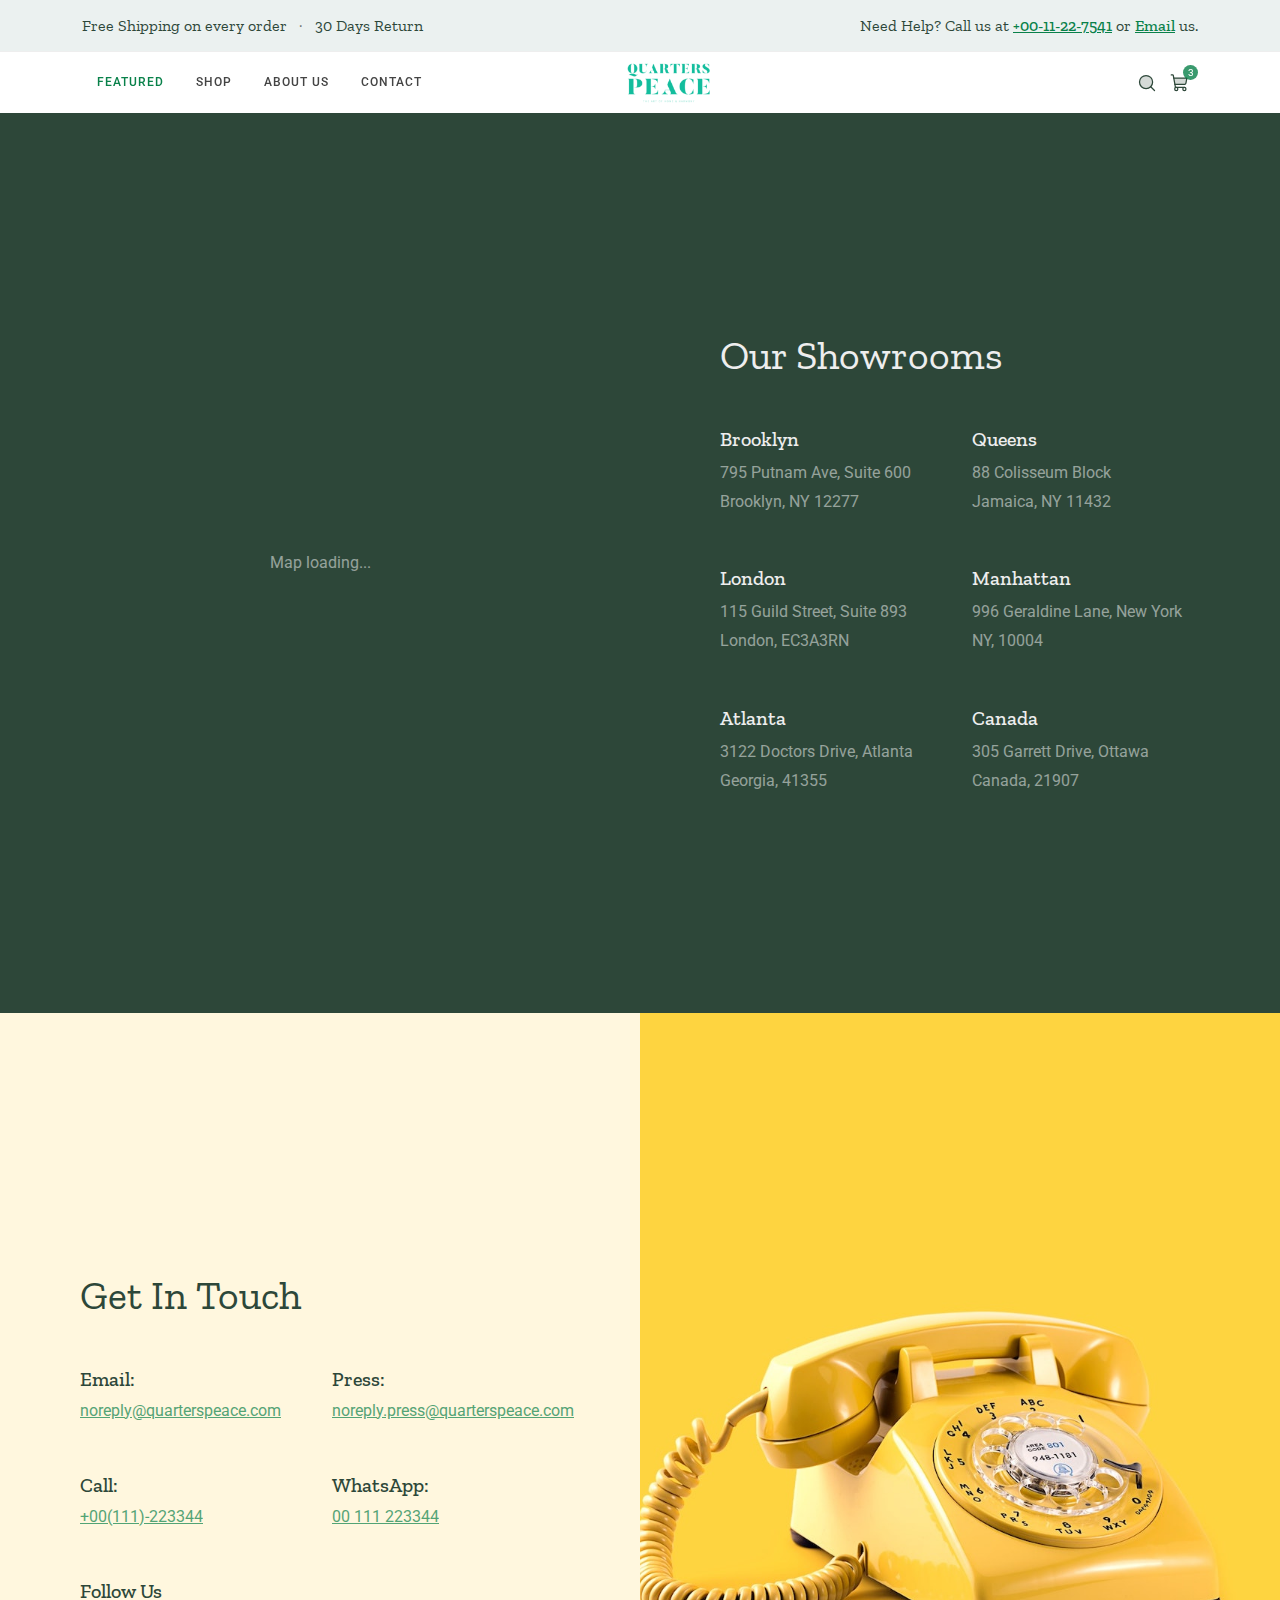
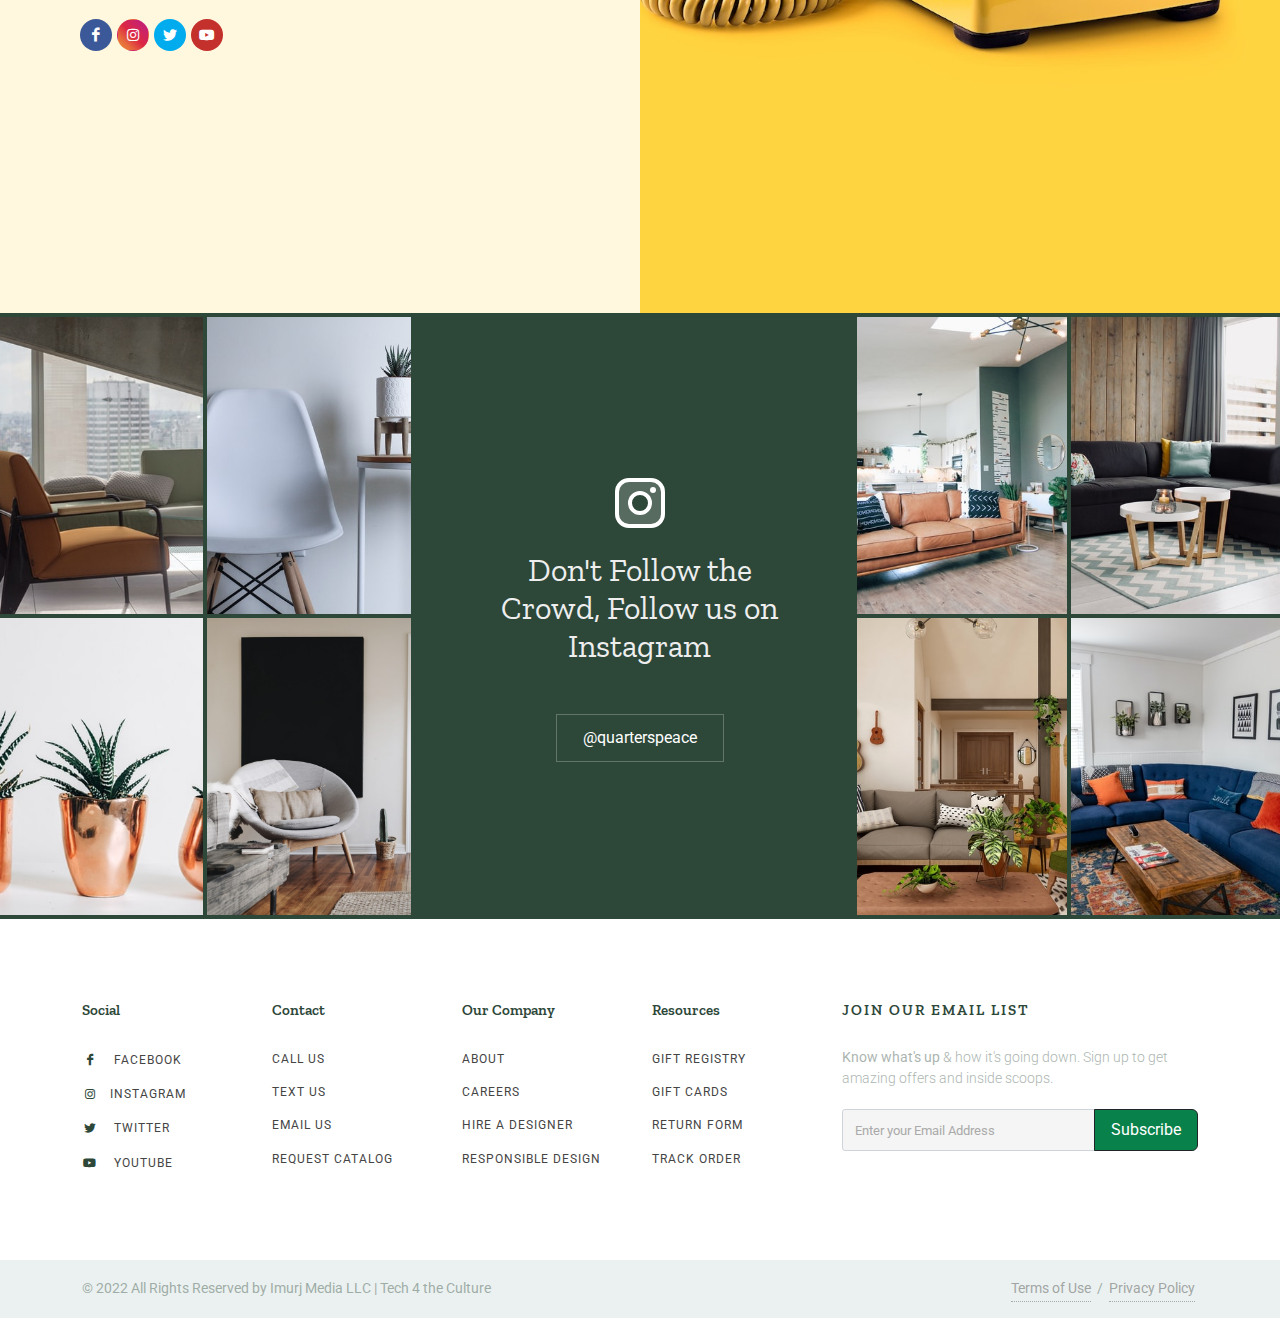
<file: furnitureContact.html>
<!DOCTYPE html>
<html dir="ltr" lang="en-US">
<head>

	<meta http-equiv="content-type" content="text/html; charset=utf-8" />
	<meta name="author" content="AintNoDope" />

	<!-- Stylesheets
	============================================= -->
	<link rel="preconnect" href="https://fonts.gstatic.com">
	<link href="https://fonts.googleapis.com/css2?family=Roboto:wght@400;500&family=Zilla+Slab:wght@400;500&display=swap" rel="stylesheet">

	<link rel="stylesheet" href="css/bootstrap.css" type="text/css" />
	<link rel="stylesheet" href="style.css" type="text/css" />

	<link rel="stylesheet" href="css/dark.css" type="text/css" />
	<link rel="stylesheet" href="css/font-icons.css" type="text/css" />
	<link rel="stylesheet" href="css/animate.css" type="text/css" />
	<link rel="stylesheet" href="css/magnific-popup.css" type="text/css" />

	<link rel="stylesheet" href="css/custom.css" type="text/css" />
	<meta name="viewport" content="width=device-width, initial-scale=1" />

	<!-- Furniture Demo Specific Theme Stylesheet - #193532 -->
	<link rel="stylesheet" href="css/colors.php?color=193532" type="text/css" />

	<!-- Furniture Demo Specific Stylesheet -->
	<link rel="stylesheet" href="demos/furniture/furniture.css" type="text/css" /> <!-- Furniture Custom Css -->
	<link rel="stylesheet" href="demos/furniture/css/fonts.css" type="text/css" /> <!-- Furniture Custom Fonts -->
	<!-- / -->

	<!-- Document Title
	============================================= -->
	<title>Quarters Peace | Contact </title>

</head>

<body class="stretched">

	<!-- Cart Panel Background
	============================================= -->
	<div class="body-overlay"></div>

	<!-- Cart Side Panel
	============================================= -->
	<div id="side-panel" class="bg-white">

		<!-- Cart Side Panel Close Icon
		============================================= -->
		<div id="side-panel-trigger-close" class="side-panel-trigger"><a href="#"><i class="icon-line-cross"></i></a></div>

		<div class="side-panel-wrap">

			<div class="top-cart d-flex flex-column h-100">
				<div class="top-cart-title">
					<h4>Shopping Cart <small class="bg-color-light icon-stacked text-center rounded-circle color">2</small></h4>
				</div>

				<!-- Cart Items
				============================================= -->
				<div class="top-cart-items">

					<!-- Cart Item 1
					============================================= -->
					<div class="top-cart-item">
						<div class="top-cart-item-image border-0">
							<a href="#"><img src="demos/furniture/images/cart/1.jpg" alt="Cart Image 1" /></a>
						</div>
						<div class="top-cart-item-desc">
							<div class="top-cart-item-desc-title">
								<a href="#" class="fw-medium">Blue Sofa for Dining Room</a>
								<span class="top-cart-item-price d-block"><del>$29.99</del> $19.99</span>
								<div class="d-flex mt-2">
									<a href="#" class="fw-normal text-black-50 text-smaller"><u>Edit</u></a>
									<a href="#" class="fw-normal text-black-50 text-smaller ms-3"><u>Remove</u></a>
								</div>
							</div>
							<div class="top-cart-item-quantity">x 1</div>
						</div>
					</div>

					<!-- Cart Item 2
					============================================= -->
					<div class="top-cart-item">
						<div class="top-cart-item-image border-0">
							<a href="#"><img src="demos/furniture/images/cart/2.jpg" alt="Cart Image 2" /></a>
						</div>
						<div class="top-cart-item-desc">
							<div class="top-cart-item-desc-title">
								<a href="#" class="fw-medium">Ceilling Light for Office</a>
								<span class="top-cart-item-price d-block">$24.99</span>
								<div class="d-flex mt-2">
									<a href="#" class="fw-normal text-black-50 text-smaller"><u>Edit</u></a>
									<a href="#" class="fw-normal text-black-50 text-smaller ms-3"><u>Remove</u></a>
								</div>
							</div>
							<div class="top-cart-item-quantity">x 2</div>
						</div>
					</div>
				</div>

				<!-- Cart Saved Text
				============================================= -->
				<div class="py-2 px-3 mt-auto text-black-50 text-smaller bg-color-light">
					<span><svg xmlns="http://www.w3.org/2000/svg" width="16" height="16" fill="var(--themecolor)" viewBox="0 0 256 256"><rect width="256" height="256" fill="none"></rect><path d="M54.46089,201.53911c-9.204-9.204-3.09935-28.52745-7.78412-39.85C41.82037,149.95168,24,140.50492,24,127.99963,24,115.4945,41.82047,106.048,46.67683,94.31079c4.68477-11.32253-1.41993-30.6459,7.78406-39.8499s28.52746-3.09935,39.85-7.78412C106.04832,41.82037,115.49508,24,128.00037,24c12.50513,0,21.95163,17.82047,33.68884,22.67683,11.32253,4.68477,30.6459-1.41993,39.8499,7.78406s3.09935,28.52746,7.78412,39.85C214.17963,106.04832,232,115.49508,232,128.00037c0,12.50513-17.82047,21.95163-22.67683,33.68884-4.68477,11.32253,1.41993,30.6459-7.78406,39.8499s-28.52745,3.09935-39.85,7.78412C149.95168,214.17963,140.50492,232,127.99963,232c-12.50513,0-21.95163-17.82047-33.68884-22.67683C82.98826,204.6384,63.66489,210.7431,54.46089,201.53911Z" opacity="0.2"></path><path d="M54.46089,201.53911c-9.204-9.204-3.09935-28.52745-7.78412-39.85C41.82037,149.95168,24,140.50492,24,127.99963,24,115.4945,41.82047,106.048,46.67683,94.31079c4.68477-11.32253-1.41993-30.6459,7.78406-39.8499s28.52746-3.09935,39.85-7.78412C106.04832,41.82037,115.49508,24,128.00037,24c12.50513,0,21.95163,17.82047,33.68884,22.67683,11.32253,4.68477,30.6459-1.41993,39.8499,7.78406s3.09935,28.52746,7.78412,39.85C214.17963,106.04832,232,115.49508,232,128.00037c0,12.50513-17.82047,21.95163-22.67683,33.68884-4.68477,11.32253,1.41993,30.6459-7.78406,39.8499s-28.52745,3.09935-39.85,7.78412C149.95168,214.17963,140.50492,232,127.99963,232c-12.50513,0-21.95163-17.82047-33.68884-22.67683C82.98826,204.6384,63.66489,210.7431,54.46089,201.53911Z" fill="none" stroke="var(--themecolor)" stroke-linecap="round" stroke-linejoin="round" stroke-width="16"></path><polyline points="172 104 113.333 160 84 132" fill="none" stroke="var(--themecolor)" stroke-linecap="round" stroke-linejoin="round" stroke-width="16"></polyline></svg> You save $10.00 on this order.</span>
				</div>

				<!-- Cart Price and Button
				============================================= -->
				<div class="top-cart-action flex-column align-items-stretch">
					<div class="d-flex justify-content-between align-items-center mb-2">
						<small class="text-uppercase ls1">Total</small>
						<h4 class="fw-medium font-body mb-0">$69.97</h4>
					</div>
					<a href="#" class="button btn-block text-center m-0 fw-normal"><i style="position: relative; top: -2px;"><svg xmlns="http://www.w3.org/2000/svg" width="18" height="18" fill="#FFF" viewBox="0 0 256 256"><rect width="256" height="256" fill="none"></rect><path d="M40,192a16,16,0,0,0,16,16H216a8,8,0,0,0,8-8V88a8,8,0,0,0-8-8H56A16,16,0,0,1,40,64Z" opacity="0.2"></path><path d="M40,64V192a16,16,0,0,0,16,16H216a8,8,0,0,0,8-8V88a8,8,0,0,0-8-8H56A16,16,0,0,1,40,64v0A16,16,0,0,1,56,48H192" fill="none" stroke="#FFF" stroke-linecap="round" stroke-linejoin="round" stroke-width="10"></path><circle cx="180" cy="144" r="12"></circle></svg></i> Checkout</a>
				</div>
			</div>

		</div>

	</div>

	<!-- Document Wrapper
	============================================= -->
	<div id="wrapper" class="clearfix">

		<!-- Top Bar
		============================================= -->
		<div id="top-bar" class="py-3 text-center bg-color-light">
			<div class="container clearfix">
				<div class="d-md-flex justify-content-md-between align-items-md-center">
					<h4 class="mb-2 mb-md-0 h6 fw-normal">Free Shipping on every order <span class="mx-2 text-black-50">&middot;</span> 30 Days Return</h4>

					<h4 class="mb-0 h6 fw-normal">Need Help? Call us at <a class="color" href="tel:+00-11-22-7541"><u class="fw-medium">+00-11-22-7541</u></a> or <a class="color" href="mailto:noreply@canvas.com"><u class="fw-medium">Email</u></a> us.</h4>
				</div>
			</div>
		</div><!-- #top-bar end -->

		<!-- Header
		============================================= -->
		<header id="header" class="header-size-sm border-bottom-0">
			<div id="header-wrap">
				<div class="container">
					<div class="header-row justify-content-lg-between">

						<!-- Logo
						============================================= -->
						<div id="logo" class="mx-auto col-auto flex-column order-2">
							<a href="index.html" class="standard-logo"><img src="demos/furniture/images/logo.png" alt="QP Logo"></a>
							<a href="index.html" class="retina-logo"><img src="demos/furniture/images/logo@2x.png" alt="QP Logo"></a>
						</div><!-- #logo end -->

						<div class="header-misc col-auto col-lg-3 order-3 justify-content-lg-end ms-0 ms-sm-3 px-0">

							<!-- Top Search
							============================================= -->
							<div id="top-search" class="header-misc-icon">
								<a href="#" id="top-search-trigger">
									<i><svg xmlns="http://www.w3.org/2000/svg" width="20" height="20" fill="var(--themecolor)" viewBox="0 0 256 256"><rect width="256" height="256" fill="none"></rect><circle cx="115.99512" cy="116" r="84" opacity="0.2"></circle><circle cx="115.99512" cy="116" r="84" fill="none" stroke="var(--themecolor)" stroke-linecap="round" stroke-linejoin="round" stroke-width="16"></circle><line x1="175.38868" y1="175.40039" x2="223.98926" y2="224.00098" fill="none" stroke="var(--themecolor)" stroke-linecap="round" stroke-linejoin="round" stroke-width="16"></line></svg></i>
									<i><svg xmlns="http://www.w3.org/2000/svg" width="20" height="20" fill="var(--themecolor)" viewBox="0 0 256 256"><rect width="256" height="256" fill="none"></rect><circle cx="128" cy="128" r="96" opacity="0.2"></circle><circle cx="128" cy="128" r="96" fill="none" stroke="var(--themecolor)" stroke-miterlimit="10" stroke-width="16"></circle><line x1="160" y1="96" x2="96" y2="160" fill="none" stroke="var(--themecolor)" stroke-linecap="round" stroke-linejoin="round" stroke-width="16"></line><line x1="160" y1="160" x2="96" y2="96" fill="none" stroke="var(--themecolor)" stroke-linecap="round" stroke-linejoin="round" stroke-width="16"></line></svg></i>
								</a>
							</div><!-- #top-search end -->

							<!-- Top Cart
							============================================= -->
							<div id="top-cart" class="header-misc-icon">
								<a href="#" class="side-panel-trigger"><svg xmlns="http://www.w3.org/2000/svg" width="20" height="20" fill="var(--themecolor)" viewBox="0 0 256 256"><rect width="256" height="256" fill="none"></rect><path d="M62.54543,144H188.10132a16,16,0,0,0,15.74192-13.13783L216,64H48Z" opacity="0.2"></path><path d="M184,184H69.81818L41.92162,30.56892A8,8,0,0,0,34.05066,24H16" fill="none" stroke="var(--themecolor)" stroke-linecap="round" stroke-linejoin="round" stroke-width="16"></path><circle cx="80" cy="204" r="20" fill="none" stroke="var(--themecolor)" stroke-linecap="round" stroke-linejoin="round" stroke-width="16"></circle><circle cx="184" cy="204" r="20" fill="none" stroke="var(--themecolor)" stroke-linecap="round" stroke-linejoin="round" stroke-width="16"></circle><path d="M62.54543,144H188.10132a16,16,0,0,0,15.74192-13.13783L216,64H48" fill="none" stroke="var(--themecolor)" stroke-linecap="round" stroke-linejoin="round" stroke-width="16"></path></svg><span class="top-cart-number">3</span></a>
							</div><!-- #top-cart end -->

						</div>

						<!-- Mobile Menu Icon
						============================================= -->
						<div id="primary-menu-trigger">
							<svg xmlns="http://www.w3.org/2000/svg" width="24" height="24" viewBox="0 0 256 256"><defs><style>.a,.c{fill:none;}.b{fill:var(--themecolor);opacity:0.2;}.c,.d{stroke:var(--themecolor);}.c{stroke-miterlimit:10;stroke-width:14px;}.d{stroke-linecap:round;stroke-linejoin:round;stroke-width:13px;}</style></defs><rect class="a" width="24" height="24"/><circle class="b" cx="96" cy="96" r="96" transform="translate(32 32)"/><circle class="c" cx="96" cy="96" r="96" transform="translate(32 32)"/><line class="d" x2="85" transform="translate(86 127)"/><line class="d" x2="85" transform="translate(86 97)"/><line class="d" x2="85" transform="translate(86 159)"/></svg>
							<svg xmlns="http://www.w3.org/2000/svg" width="24" height="24" fill="var(--themecolor)" viewBox="0 0 256 256"><rect width="256" height="256" fill="none"></rect><circle cx="128" cy="128" r="96" opacity="0.2"></circle><circle cx="128" cy="128" r="96" fill="none" stroke="var(--themecolor)" stroke-miterlimit="10" stroke-width="16"></circle><line x1="160" y1="96" x2="96" y2="160" fill="none" stroke="var(--themecolor)" stroke-linecap="round" stroke-linejoin="round" stroke-width="16"></line><line x1="160" y1="160" x2="96" y2="96" fill="none" stroke="var(--themecolor)" stroke-linecap="round" stroke-linejoin="round" stroke-width="16"></line></svg>
						</div>

						<!-- Primary Navigation
						============================================= -->
						<nav class="primary-menu with-arrows order-lg-1 order-last px-0">

							<ul class="menu-container">
								<li class="menu-item current">
									<a class="menu-link" href="index.html">
										<div>Featured</div>
									</a>
									<ul class="sub-menu-container">
										<li class="menu-item">
											<a class="menu-link" href="index.html"><div>New Arrivals</div></a>
										</li>
										<li class="menu-item">
											<a class="menu-link" href="index.html"><div>Sale</div></a>
										</li>
									</ul>
								</li>
								<li class="menu-item mega-menu mega-menu-full">
									<a href="furnitureProducts.html" class="menu-link"><div>Shop</div></a>

									<!-- Menu DropDown
									============================================= -->
									<div class="mega-menu-content border-bottom-0">
										<div class="container">
											<div class="row">
												<ul class="sub-menu-container mega-menu-column col-lg-auto">
													<li class="menu-item">
														<a class="menu-link" href="furnitureProducts.html"><div>By Room</div></a>
														<!-- Menu Sub DropDown
														============================================= -->
														<ul class="sub-menu-container mega-menu-dropdown">
															<li class="menu-item">
																<a class="menu-link" href="furnitureProducts.html"><div>Living Room</div></a>
															</li>
															<li class="menu-item">
																<a class="menu-link" href="furnitureProducts.html"><div>Dining Room</div></a>
															</li>
															<li class="menu-item">
																<a class="menu-link" href="furnitureProducts.html"><div>Bedroom</div></a>
															</li>
															<li class="menu-item">
																<a class="menu-link" href="furnitureProducts.html"><div>Bathroom</div></a>
															</li>
															<li class="menu-item">
																<a class="menu-link" href="furnitureProducts.html"><div>Home Office</div></a>
															</li>
														</ul>
													</li>
												</ul>
												<ul class="sub-menu-container mega-menu-column col-lg-auto">
													<li class="menu-item">
														<a class="menu-link" href="furnitureProducts.html"><div>Art & Objects</div></a>
													</li>
												</ul>
												<ul class="sub-menu-container mega-menu-column col-lg-auto">
													<li class="menu-item">
														<a class="menu-link" href="furnitureProducts.html"><div>Bedding & Textile</div></a>
													</li>
												</ul>
												<ul class="sub-menu-container mega-menu-column col-lg-auto">
													<li class="menu-item">
														<a class="menu-link" href="furnitureProducts.html"><div>Rugs</div></a>
													</li>
												</ul>
												<ul class="sub-menu-container mega-menu-column col-lg-auto">
													<li class="menu-item">
														<a class="menu-link" href="furnitureProducts.html"><div>Scent & Bath</div></a>
													</li>
												<ul class="sub-menu-container mega-menu-column col-lg-auto">
													
											</ul>
												</ul>
												<ul class="sub-menu-container mega-menu-column col-lg-auto">
													<li class="menu-item">
														<a class="menu-link" href="furnitureProducts.html"><div>More</div></a>
														<ul class="sub-menu-container mega-menu-dropdown">
															<li class="menu-item">
																<a class="menu-link" href="furnitureProducts.html"><div>Pillows</div></a>
															</li>
															<li class="menu-item">
																<a class="menu-link" href="furnitureProducts.html"><div>Curtains</div></a>
															</li>
															<li class="menu-item">
																<a class="menu-link" href="furnitureProducts.html"><div>Lighting</div></a>
															</li>
															<li class="menu-item">
																<a class="menu-link" href="furnitureProducts.html"><div>Pillows</div></a>
															</li>
															<li class="menu-item">
																<a class="menu-link" href="furnitureProducts.html"><div>Kitchen</div></a>
															</li>
															<li class="menu-item">
																<a class="menu-link" href="furnitureProducts.html"><div>Stationary</div></a>
															</li>
														</ul>
													</li>
												</ul>
												<!--<ul class="sub-menu-container mega-menu-column bg-color-light col-lg-auto">
													<li class="menu-item">
														<a class="menu-link" href="furnitureSingle.html"><div><i class="icon-line-link"></i>Single Page</div></a>
													</li>
												</ul>-->
											</div>
										</div>
									</div>
								</li>
								<li class="menu-item">
									<a class="menu-link" href="furnitureAbout.html">
										<div>About Us</div>
									</a>
								</li>
								<li class="menu-item"><a class="menu-link" href="furnitureContact.html">
									<div>Contact</div>
								</a></li>
							</ul>

						</nav><!-- #primary-menu end -->

						<!-- Top Search Form
						============================================= -->
						<form class="top-search-form" action="search.html" method="get">
							<input type="text" name="q" class="form-control" value="" placeholder="Type &amp; Hit Enter.." autocomplete="off">
						</form>

					</div>
				</div>
			</div>
			<div class="header-wrap-clone"></div>
		</header><!-- #header end -->

		<!-- Content
		============================================= -->
		<section id="content">
			<div class="content-wrap py-0">

				<!-- 1. Section
				============================================= -->
				<div class="section bg-transparent my-0 py-0">
					<div class="container-fluid">

						<div class="clear"></div>

						<!-- 1. Section Map -->
						<div class="row align-items-center custom-bg" style="--custom-bg: var(--themecolor)">
							<!-- Map -->
							<div class="col-md-6 px-lg-0 min-vh-50 min-vh-lg-100 d-flex align-self-stretch">
								<div class="gmap-bg gmap h-100 position-absolute" data-address="Ottawa, Canada"
								data-markers='[
									{address: "London", icon:{ image: "demos/furniture/images/map-pin.svg", iconsize: [36,36], iconanchor: [36,36] }},
									{address: "San Fransisco",html: "San Fransisco, USA",icon: {image: "demos/furniture/images/map-pin.svg",iconsize: [36,36],iconanchor: [36,36]}},
									{address: "Melbourne",html: "Melbourne, Australia",icon: {image: "demos/furniture/images/map-pin.svg",iconsize: [36,36],iconanchor: [36,36]}},
									{address: "New York",html: "New York, USA",icon: {image: "demos/furniture/images/map-pin.svg",iconsize: [36,36],iconanchor: [36,36]}},
									{address: "New York",html: "New York, New York",icon: {image: "demos/furniture/images/map-pin.svg",iconsize: [36,36],iconanchor: [36,36]}},
									{address: "Los Angeles",html: "Los Angeles, California",icon: {image: "demos/furniture/images/map-pin.svg",iconsize: [36,36],iconanchor: [36,36]}},
									{address: "Ottawa",html: "Ottawa, Canada",icon: {image: "demos/furniture/images/map-pin.svg",iconsize: [36,36],iconanchor: [36,36]}},]'
								data-styles='
									[{"featureType":"all","elementType":"geometry.fill","stylers":[{"weight":"2.00"}]},{"featureType":"all","elementType":"geometry.stroke","stylers":[{"color":"#9c9c9c"}]},{"featureType":"all","elementType":"labels.text","stylers":[{"visibility":"on"}]},{"featureType":"landscape","elementType":"all","stylers":[{"color":"#f2f2f2"}]},{"featureType":"landscape","elementType":"geometry.fill","stylers":[{"color":"#ffffff"}]},{"featureType":"landscape.man_made","elementType":"geometry.fill","stylers":[{"color":"#ffffff"}]},{"featureType":"poi","elementType":"all","stylers":[{"visibility":"off"}]},{"featureType":"road","elementType":"all","stylers":[{"saturation":-100},{"lightness":45}]},{"featureType":"road","elementType":"geometry.fill","stylers":[{"color":"#eeeeee"}]},{"featureType":"road","elementType":"labels.text.fill","stylers":[{"color":"#7b7b7b"}]},{"featureType":"road","elementType":"labels.text.stroke","stylers":[{"color":"#ffffff"}]},{"featureType":"road.highway","elementType":"all","stylers":[{"visibility":"simplified"}]},{"featureType":"road.arterial","elementType":"labels.icon","stylers":[{"visibility":"off"}]},{"featureType":"transit","elementType":"all","stylers":[{"visibility":"off"}]},{"featureType":"water","elementType":"all","stylers":[{"color":"#46bcec"},{"visibility":"on"}]},{"featureType":"water","elementType":"geometry.fill","stylers":[{"color":"#c8d7d4"}]},{"featureType":"water","elementType":"labels.text.fill","stylers":[{"color":"#070707"}]},{"featureType":"water","elementType":"labels.text.stroke","stylers":[{"color":"#ffffff"}]}]'
								data-scrollwheel="false" data-zoom="4" data-control-zoom="true"
								style=" top: 0; left: 0; width: 100%; z-index: 1;"></div>
								<div class="position-absolute pos-x-center pos-y-center m-0 text-white-50">Map loading...</div>
							</div>

							<!-- Content -->
							<div class="col-md-6 p-5 p-lg-6 dark">
								<h2 class="h1 fw-normal mb-5">Our <span  data-animate="svg-underline-animated" class="svg-underline nocolor"><span>Showrooms</span></span></h2>
								<div class="row col-mb-50">
									<a href="https://www.google.com/maps/place/Brooklyn" target="_blank" class="col-sm-6">
										<h3 class="h5 mb-2 fw-medium">Brooklyn</h3>
										<p class="m-0 text-white-50">795 Putnam Ave, Suite 600<br>
										Brooklyn, NY 12277</p>
									</a>

									<a href="https://www.google.com/maps/place/Queens" target="_blank" class="col-sm-6">
										<h3 class="h5 mb-2 fw-medium">Queens</h3>
										<p class="m-0 text-white-50">88 Colisseum Block<br>
										Jamaica, NY 11432</p>
									</a>

									<a href="https://www.google.com/maps/place/london" target="_blank" class="col-sm-6">
										<h3 class="h5 mb-2 fw-medium">London</h3>
										<p class="m-0 text-white-50">115  Guild Street, Suite 893<br>
										London, EC3A3RN</p>
									</a>

									<a href="https://www.google.com/maps/place/new+york" target="_blank" class="col-sm-6">
										<h3 class="h5 mb-2 fw-medium">Manhattan</h3>
										<p class="m-0 text-white-50">996  Geraldine Lane, New York<br>
										NY, 10004</p>
									</a>

									<a href="https://www.google.com/maps/place/Atlanta" target="_blank" class="col-sm-6">
										<h3 class="h5 mb-2 fw-medium">Atlanta</h3>
										<p class="m-0 text-white-50">3122  Doctors Drive, Atlanta<br>
										Georgia, 41355</p>
									</a>

									<a href="https://www.google.com/maps/place/Ottawa,+ON,+Canada/" target="_blank" class="col-sm-6">
										<h3 class="h5 mb-2 fw-medium">Canada</h3>
										<p class="m-0 text-white-50">305 Garrett Drive, Ottawa<br>
										Canada, 21907</p>
									</a>
								</div>
							</div>
						</div>

						<div class="clear"></div>

						<!-- 2. Get In Touch -->
						<div class="row flex-md-row-reverse align-items-center custom-bg" style="--custom-bg: #fff7de;">
							<!-- Image -->
							<div class="col-md-6 px-lg-0 min-vh-50 min-vh-lg-100 d-flex align-self-stretch" style="background: url('demos/furniture/images/contact/1.jpg') no-repeat center center; background-size: cover;">
							</div>

							<!-- Content -->
							<div class="col-md-6 p-5 p-lg-6">
								<h2 class="h1 fw-normal mb-5">Get In <span  data-animate="svg-underline-animated" class="svg-underline nocolor"><span>Touch</span></span></h2>

								<div class="row col-mb-50">
									<div class="col-12 col-lg-6">
										<h3 class="h5 mb-2 fw-medium">Email:</h3>
										<a href="mailto:noreply@quarterspeace.com" class="m-0 op-07"><u>noreply@quarterspeace.com</u></a>
									</div>

									<div class="col-12 col-lg-6">
										<h3 class="h5 mb-2 fw-medium">Press:</h3>
										<a href="mailto:press@quarterspeace.com" class="m-0 op-07">
										<u>noreply.press@quarterspeace.com</u></a>
									</div>

									<div class="col-12 col-lg-6">
										<h3 class="h5 mb-2 fw-medium">Call:</h3>
										<a href="tel:+117370666002" class="m-0 op-07"><u>+00(111)-223344</u></a>
									</div>

									<div class="col-12 col-lg-6">
										<h3 class="h5 mb-2 fw-medium">WhatsApp:</h3>
										<a href="https://wa.me/+00111223344" class="m-0 op-07"><u>00 111 223344</u></a>
									</div>

									<div class="col-12 col-lg-12">
										<h3 class="h5 mb-3 fw-medium">Follow Us</h3>
										<a href="https://facebook.com/quarterspeace" target="_blank" class="social-icon si-small si-rounded si-colored si-facebook">
											<i class="icon-facebook"></i>
											<i class="icon-facebook"></i>
										</a>
										<a href="https://instagram.com/quarterspeace" target="_blank" class="social-icon si-small si-rounded si-colored si-instagram">
											<i class="icon-instagram"></i>
											<i class="icon-instagram"></i>
										</a>
										<a href="https://twitter.com/quarterspeace" target="_blank" class="social-icon si-small si-rounded si-colored si-twitter">
											<i class="icon-twitter"></i>
											<i class="icon-twitter"></i>
										</a>
										<a href="https://youtube.com/c/QuartersPeace/videos" target="_blank" class="social-icon si-small si-rounded si-colored si-youtube">
											<i class="icon-youtube"></i>
											<i class="icon-youtube"></i>
										</a>
									</div>
								</div>
							</div>
						</div>

					</div>
				</div> <!-- Section End -->

				<!-- 6. Section Instagram
				============================================= -->
				<div class="section custom-bg my-0 py-1" style="--custom-bg: var(--themecolor);">
					<div class="row align-items-center no-gutters">
						<!-- Instagram Center Col - Text -->
						<div class="col-lg-4 py-5 order-lg-2">
							<div class="text-center dark p-5">
								<svg xmlns="http://www.w3.org/2000/svg" width="64" height="64" fill="#FFF" viewBox="0 0 256 256"><rect width="256" height="256" fill="none"></rect><path d="M172,36H84A47.99987,47.99987,0,0,0,36,84v88a47.99988,47.99988,0,0,0,48,48h88a47.99988,47.99988,0,0,0,48-48V84A47.99987,47.99987,0,0,0,172,36ZM128,168a40,40,0,1,1,40-40A40.0001,40.0001,0,0,1,128,168Z" opacity="0.2"></path><circle cx="128" cy="128" r="40" fill="none" stroke="#FFF" stroke-miterlimit="10" stroke-width="16"></circle><rect class x="36" y="36" width="184" height="184" rx="48" stroke-width="16" stroke="#FFF" stroke-linecap="round" stroke-linejoin="round" fill="none"></rect><circle cx="180" cy="75.99998" r="12"></circle></svg>

								<h3 class="mt-3 mb-5 fw-normal h2">Don't Follow the Crowd, Follow us on <span data-animate="svg-underline-animated" class="svg-underline nocolor"><span>Instagram</span></span></h3>

								<a href="https://instagram.com/quartersPeace" target="_blank" class="button button-large button-border nott ls0 fw-normal button-light button-white border-width-1 m-0" style="border-color: rgba(255,255,255,0.25)">@quarterspeace</a>
							</div>
						</div>

						<!-- Instagram Left Col - Image -->
						<div class="col-lg-4 col-md-6 order-lg-1">
							<div class="row gutter-4">
								<div class="col-6">
									<a class="d-block instagram-image" href="https://instagram.com/quarterspeace" target="_blank" style="background: url('demos/furniture/images/instagram/1.jpg') no-repeat center center; background-size:cover; min-height: 33vh;"></a>
								</div>
								<div class="col-6">
									<a class="d-block instagram-image" href="https://instagram.com/quarterspeace" target="_blank" style="background: url('demos/furniture/images/instagram/2.jpg') no-repeat center center; background-size:cover; min-height: 33vh;"></a>
								</div>
								<div class="col-6">
									<a class="d-block instagram-image" href="https://instagram.com/quarterspeace" target="_blank" style="background: url('demos/furniture/images/instagram/3.jpg') no-repeat center center; background-size:cover; min-height: 33vh;"></a>
								</div>
								<div class="col-6">
									<a class="d-block instagram-image" href="https://instagram.com/quarterspeace" target="_blank" style="background: url('demos/furniture/images/instagram/4.jpg') no-repeat center center; background-size:cover; min-height: 33vh;"></a>
								</div>
							</div>
						</div>

						<!-- Instagram Right Col - Image -->
						<div class="col-lg-4 col-md-6 order-lg-3 mt-1 mt-md-0 ps-md-1 ps-lg-0">
							<div class="row gutter-4">
								<div class="col-6">
									<a class="d-block instagram-image" href="https://instagram.com/quarterspeace" target="_blank" style="background: url('demos/furniture/images/instagram/5.jpg') no-repeat center center; background-size:cover; min-height: 33vh;"></a>
								</div>
								<div class="col-6">
									<a class="d-block instagram-image" href="https://instagram.com/quarterspeace" target="_blank" style="background: url('demos/furniture/images/instagram/6.jpg') no-repeat center center; background-size:cover; min-height: 33vh;"></a>
								</div>
								<div class="col-6">
									<a class="d-block instagram-image" href="https://instagram.com/quarterspeace" target="_blank" style="background: url('demos/furniture/images/instagram/7.jpg') no-repeat center center; background-size:cover; min-height: 33vh;"></a>
								</div>
								<div class="col-6">
									<a class="d-block instagram-image" href="https://instagram.com/quarterspeace" target="_blank" style="background: url('demos/furniture/images/instagram/8.jpg') no-repeat center center; background-size:cover; min-height: 33vh;"></a>
								</div>
							</div>
						</div>
					</div>
				</div><!-- Section End -->

			</div>
		</section><!-- #content end -->

		<!-- Footer
		============================================= -->
		<footer id="footer" class="border-0 bg-white">
			<div class="container">

				<!-- Footer Widgets
				============================================= -->
				<div class="footer-widgets-wrap py-lg-6">
					<div class="row col-mb-30">

						<!-- Footer Col 1 -->
						<div class="col-lg-2 col-md-3 col-6">
							<div class="widget widget_links widget-li-noicon">

								<h4 class="ls0 nott">Social</h4>

								<ul class="list-unstyled iconlist ms-0">
									<li><a href="https://facebook.com/quarterspeace" target="_blank"><i class="icon-facebook"></i> Facebook</a></li>
									<li><a href="https://instagram.com/quarterspeace" target="_blank"><i class="icon-instagram"></i>Instagram</a></li>
									<li><a href="https://twitter.com/quarterspeace" target="_blank"><i class="icon-twitter"></i> Twitter</a></li>
									<li><a href="https://youtube.com/c/QuartersPeace/videos" target="_blank"><i class="icon-youtube"></i> YouTube</a></li>
								</ul>

							</div>
						</div>

						<!-- Footer Col 2 -->
						<div class="col-lg-2 col-md-3 col-6">
							<div class="widget widget_links widget-li-noicon">

								<h4 class="ls0 nott">Contact</h4>

								<ul class="list-unstyled iconlist ms-0">
									<li><a href="index.html">Call Us</a></li> <!--TODO: PAGE-->
									<li><a href="furnitureAbout.html">Text Us</a></li> <!--TODO: PAGE-->
									<li><a href="furnitureContact.html">Email Us</a></li> <!--TODO: PAGE-->
									<li><a href="furnitureContact.html">Request Catalog</a></li> <!--TODO: PAGE-->
								</ul>

							</div>
						</div>

						<!-- Footer Col 3 -->
						<div class="col-lg-2 col-md-3 col-6">
							<div class="widget widget_links widget-li-noicon">

								<h4 class="ls0 nott">Our Company</h4>

								<ul class="list-unstyled iconlist ms-0">
									<li><a href="furnitureAbout.html">About</a></li>
									<li><a href="furnitureSingle.html">Careers</a></li> <!--TODO: PAGE-->
									<li><a href="furnitureProducts.html">Hire A Designer</a></li> <!--TODO: PAGE-->
									<li><a href="furnitureProducts.html">Responsible Design</a></li> <!--TODO: PAGE-->
								</ul>

							</div>
						</div>

						<!-- Footer Col 4 -->
						<div class="col-lg-2 col-md-3 col-6">
							<div class="widget widget_links widget-li-noicon">

								<h4 class="ls0 nott">Resources</h4>

								<ul class="list-unstyled iconlist ms-0">
									<li><a href="intro.html#section-niche">Gift Registry</a></li> <!--TODO: PAGE-->
									<li><a href="intro.html#section-multipage">Gift Cards</a></li><!--TODO: PAGE-->
									<li><a href="intro.html#section-onepage">Return Form</a></li> <!--TODO: PAGE-->
									<li><a href="intro.html#section-onepage">Track Order</a></li> <!--TODO: PAGE-->
								</ul>

							</div>
						</div>

						<!-- Footer Col 5 -->
						<div class="col-lg-4">
							<div class="widget subscribe-widget clearfix" data-loader="button">
								<h4>Join our Email List</h4>
								<h5 class="font-body op-04"><strong>Know what's up</strong> &amp; how it's going down. Sign up to get amazing offers and inside scoops.</h5>
								<div class="widget-subscribe-form-result"></div>
								<form id="widget-subscribe-form" action="include/subscribe.php" method="post" class="mb-0">
									<div class="input-group">
										<input type="email" id="widget-subscribe-form-email" name="widget-subscribe-form-email" class="form-control required email" placeholder="Enter your Email Address">
										<button class="btn btn-dark bg-color px-3 input-group-text" type="submit">Subscribe</button>
									</div>
								</form>
							</div>
						</div>

					</div>

				</div><!-- .footer-widgets-wrap end -->

			</div>

			<!-- Copyrights
			============================================= -->
			<div id="copyrights" class="py-3 bg-color-light">
				<div class="container">

					<div class="d-flex justify-content-between op-04">
						<span>&copy; 2022 All Rights Reserved by Imurj Media LLC | Tech 4 the Culture</span>
						<div class="copyright-links"><a href="#">Terms of Use</a> / <a href="#">Privacy Policy</a></div>
					</div>

				</div>
			</div><!-- #copyrights end -->
		</footer><!-- #footer end -->

	</div><!-- #wrapper end -->

	<!-- Go To Top
	============================================= -->
	<div id="gotoTop" class="bg-color op-07 h-op-1">
		<svg xmlns="http://www.w3.org/2000/svg" width="24" height="24" fill="#FFF" viewBox="0 0 256 256"><rect width="256" height="256" fill="none"></rect><polygon points="48 208 128 128 208 208 48 208" opacity="0.2"></polygon><polygon points="48 208 128 128 208 208 48 208" fill="none" stroke="#FFF" stroke-linecap="round" stroke-linejoin="round" stroke-width="16"></polygon><polyline points="48 128 128 48 208 128" fill="none" stroke="#FFF" stroke-linecap="round" stroke-linejoin="round" stroke-width="16"></polyline></svg>
	</div>

	<!-- JavaScripts
	============================================= -->
	<script src="js/jquery.js"></script>
	<script src="js/plugins.min.js"></script>

	<script src="https://maps.google.com/maps/api/js?key=YOUR-API-KEY"></script>

	<!-- Footer Scripts
	============================================= -->
	<script src="js/functions.js"></script>

</body>
</html>
</file>
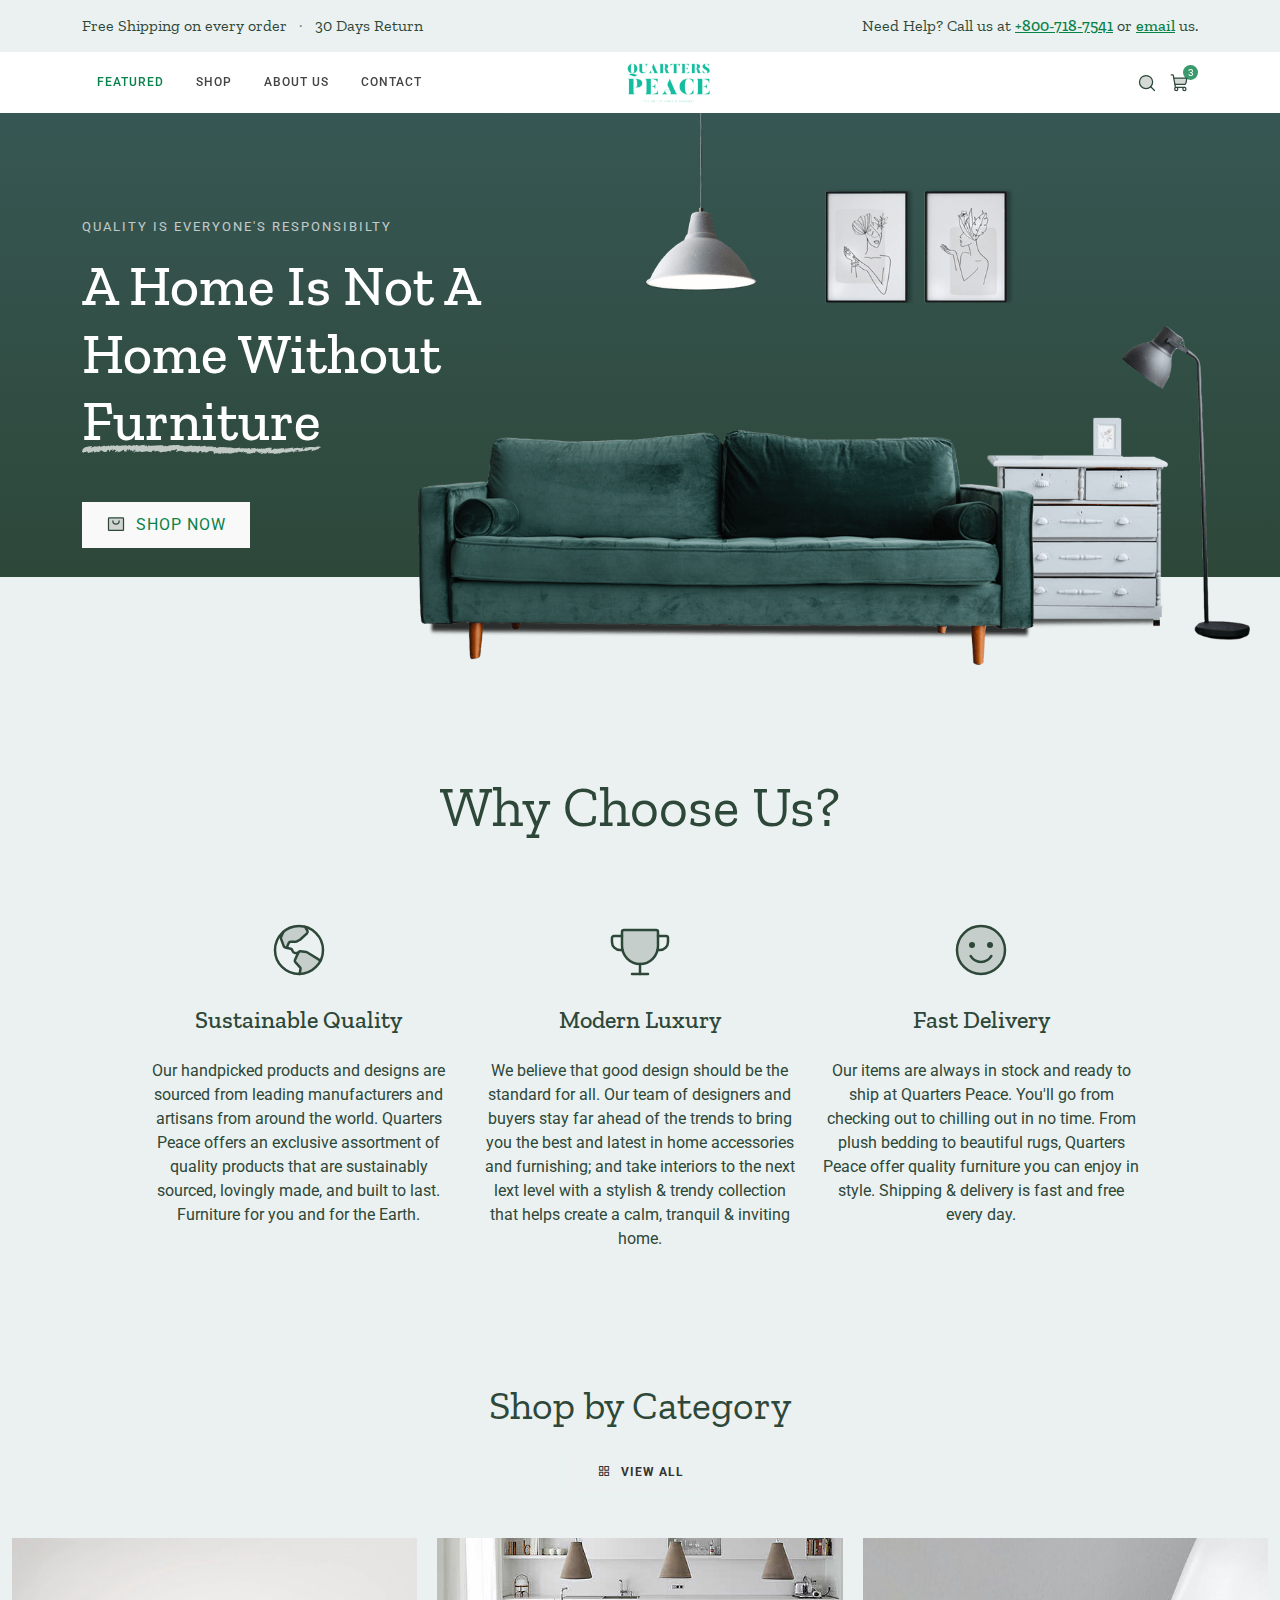
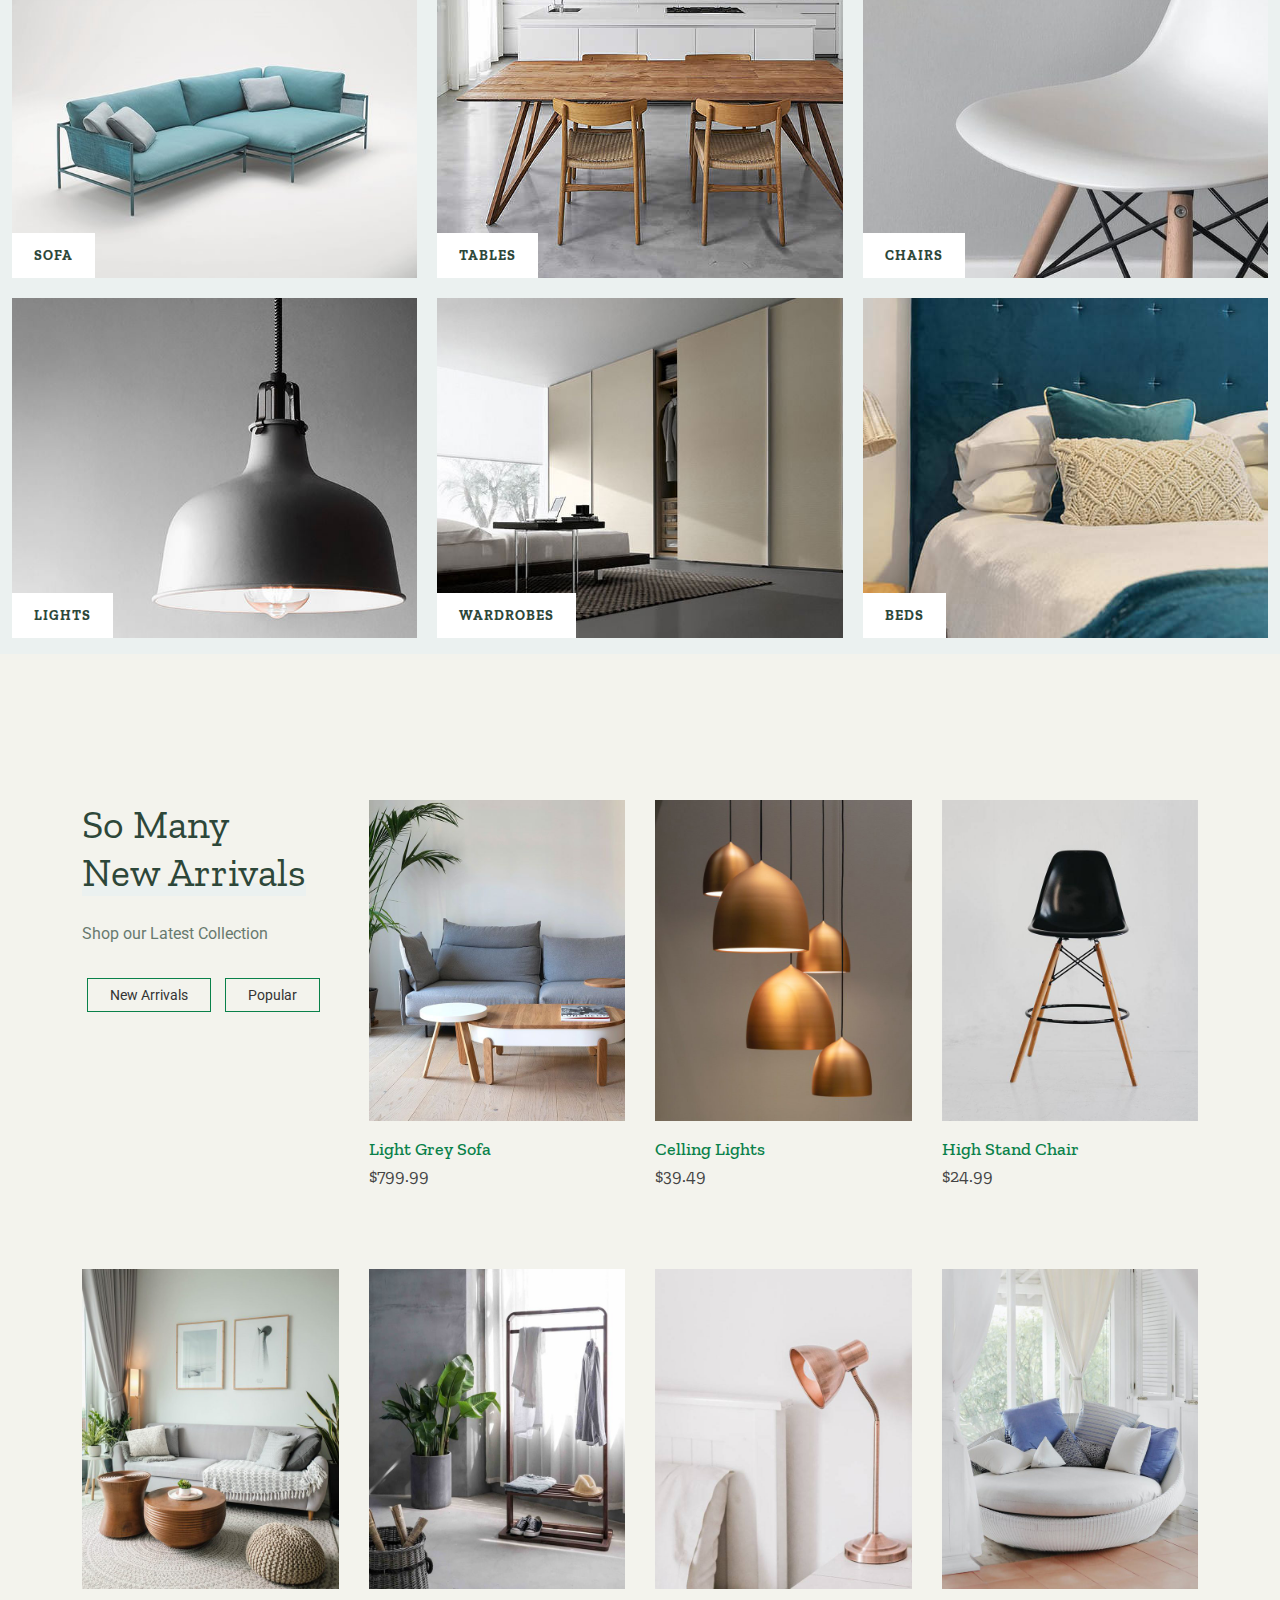
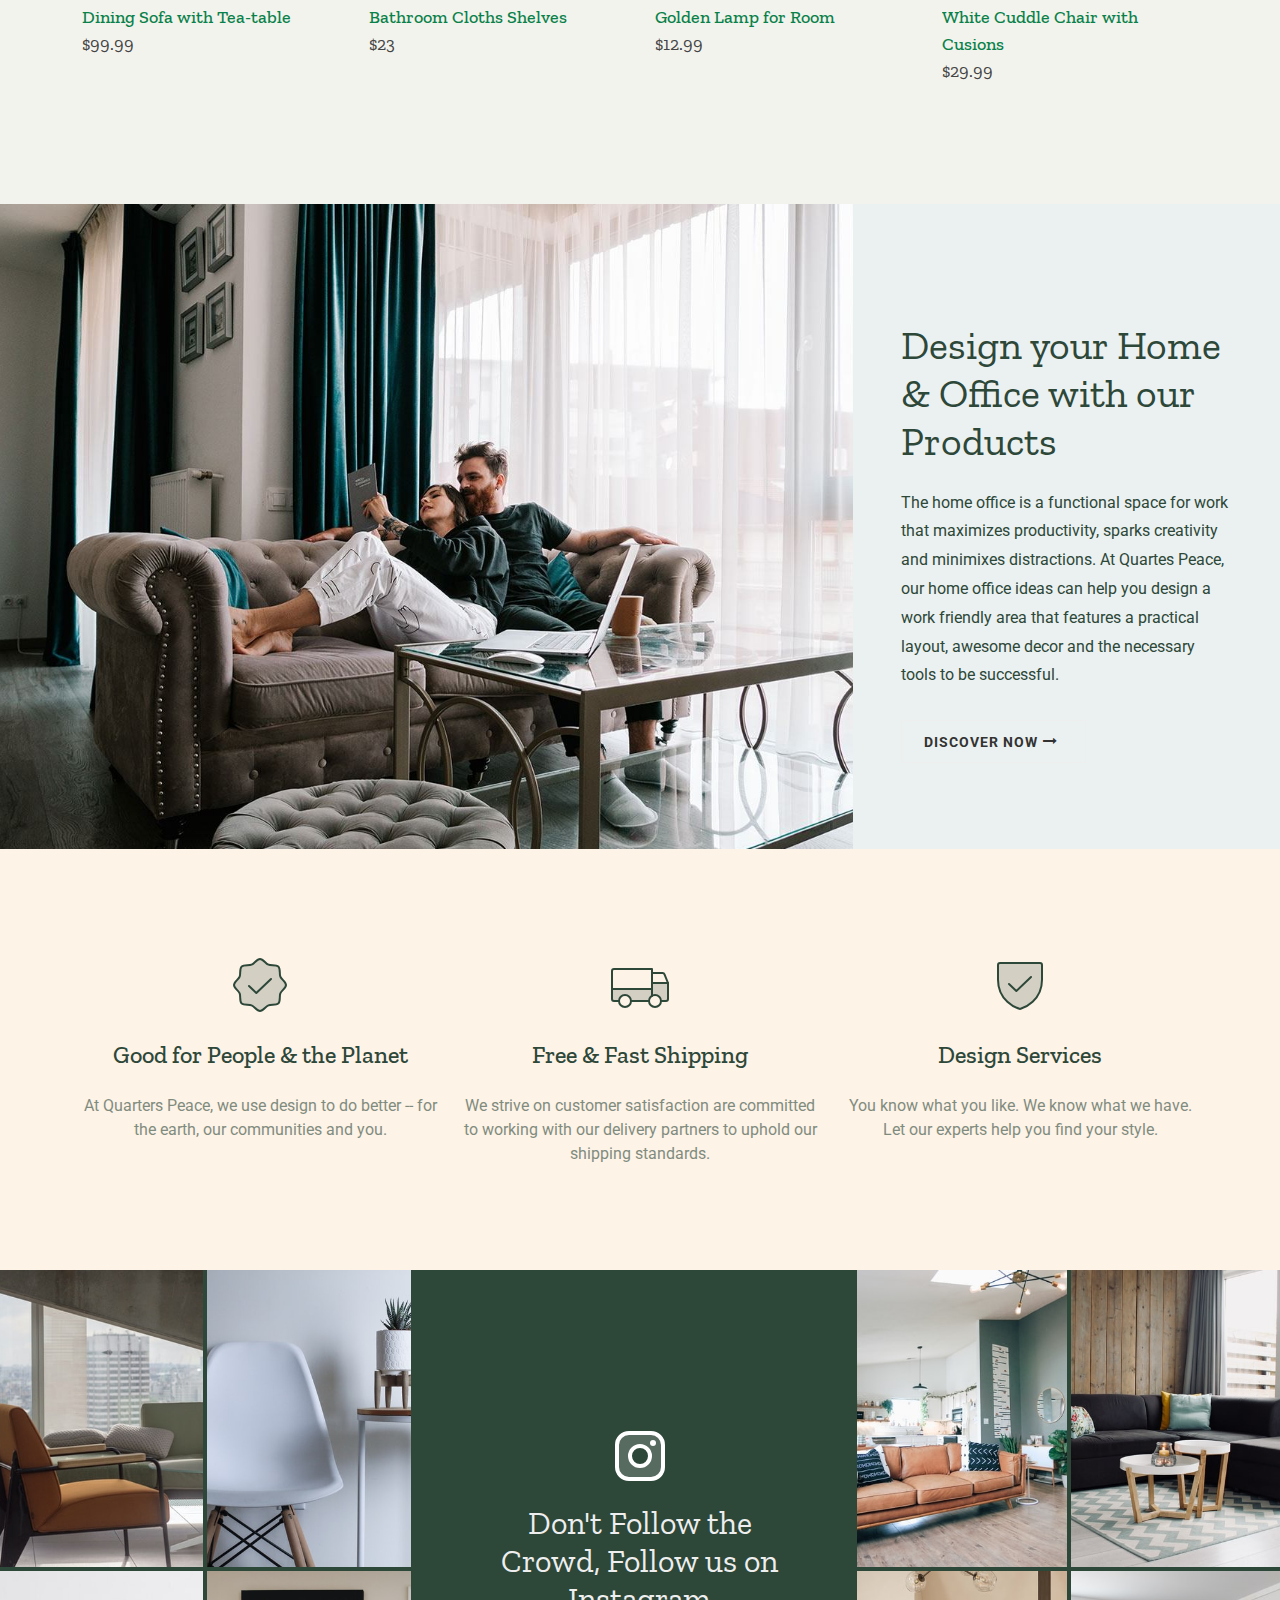
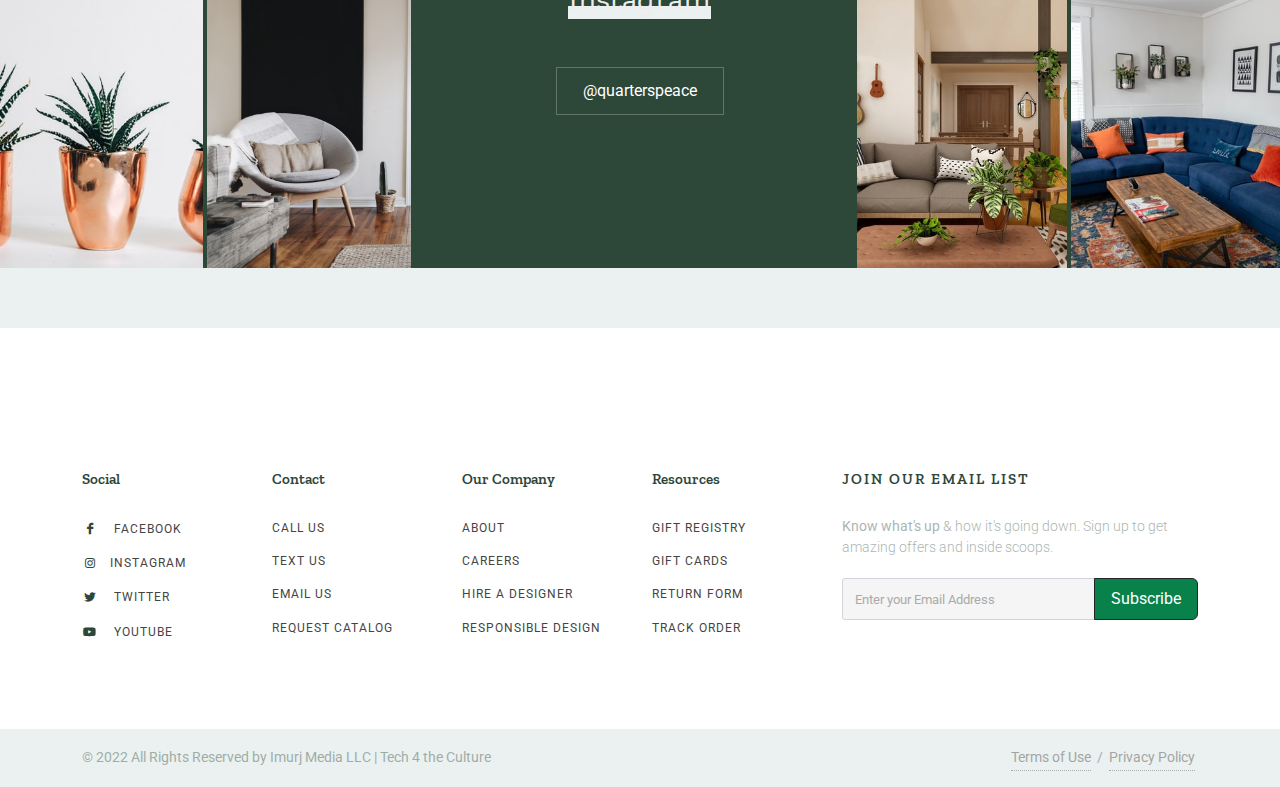
<file: furnitureIndex.html>
<!DOCTYPE html>
<html dir="ltr" lang="en-US">
<head>

	<meta http-equiv="content-type" content="text/html; charset=utf-8" />
	<meta name="author" content="AintNoDope" />

	<!-- Stylesheets
	============================================= -->
	<link rel="preconnect" href="https://fonts.gstatic.com">
	<link href="https://fonts.googleapis.com/css2?family=Roboto:wght@400;500&family=Zilla+Slab:wght@400;500&display=swap" rel="stylesheet">

	<link rel="stylesheet" href="css/bootstrap.css" type="text/css" />
	<link rel="stylesheet" href="style.css" type="text/css" />

	<link rel="stylesheet" href="css/dark.css" type="text/css" />
	<link rel="stylesheet" href="css/font-icons.css" type="text/css" />
	<link rel="stylesheet" href="css/animate.css" type="text/css" />
	<link rel="stylesheet" href="css/magnific-popup.css" type="text/css" />

	<link rel="stylesheet" href="css/custom.css" type="text/css" />
	<meta name="viewport" content="width=device-width, initial-scale=1" />

	<!-- Furniture Demo Specific Theme Stylesheet - #193532 -->
	<link rel="stylesheet" href="css/colors.php?color=193532" type="text/css" />

	<!-- Furniture Demo Specific Stylesheet -->
	<link rel="stylesheet" href="demos/furniture/furniture.css" type="text/css" /> <!-- Furniture Custom Css -->
	<link rel="stylesheet" href="demos/furniture/css/fonts.css" type="text/css" /> <!-- Furniture Custom Fonts -->
	<!-- / -->

	<!-- Document Title
	============================================= -->
	<title>Quarters Peace | Home </title>

</head>

<body class="stretched">

	<!-- Cart Panel Background
	============================================= -->
	<div class="body-overlay"></div>

	<!-- Cart Side Panel
	============================================= -->
	<div id="side-panel" class="bg-white">

		<!-- Cart Side Panel Close Icon
		============================================= -->
		<div id="side-panel-trigger-close" class="side-panel-trigger"><a href="#"><i class="icon-line-cross"></i></a></div>

		<div class="side-panel-wrap">

			<div class="top-cart d-flex flex-column h-100">
				<div class="top-cart-title">
					<h4>Shopping Cart <small class="bg-color-light icon-stacked text-center rounded-circle color">2</small></h4>
				</div>

				<!-- Cart Items
				============================================= -->
				<div class="top-cart-items">

					<!-- Cart Item 1
					============================================= -->
					<div class="top-cart-item">
						<div class="top-cart-item-image border-0">
							<a href="#"><img src="demos/furniture/images/cart/1.jpg" alt="Cart Image 1" /></a>
						</div>
						<div class="top-cart-item-desc">
							<div class="top-cart-item-desc-title">
								<a href="#" class="fw-medium">Blue Sofa for Dining Room</a>
								<span class="top-cart-item-price d-block"><del>$129.99</del> $19.99</span>
								<div class="d-flex mt-2">
									<a href="#" class="fw-normal text-black-50 text-smaller"><u>Edit</u></a>
									<a href="#" class="fw-normal text-black-50 text-smaller ms-3"><u>Remove</u></a>
								</div>
							</div>
							<div class="top-cart-item-quantity">x 1</div>
						</div>
					</div>

					<!-- Cart Item 2
					============================================= -->
					<div class="top-cart-item">
						<div class="top-cart-item-image border-0">
							<a href="#"><img src="demos/furniture/images/cart/2.jpg" alt="Cart Image 2" /></a>
						</div>
						<div class="top-cart-item-desc">
							<div class="top-cart-item-desc-title">
								<a href="#" class="fw-medium">Ceilling Light for Office</a>
								<span class="top-cart-item-price d-block">$24.99</span>
								<div class="d-flex mt-2">
									<a href="#" class="fw-normal text-black-50 text-smaller"><u>Edit</u></a>
									<a href="#" class="fw-normal text-black-50 text-smaller ms-3"><u>Remove</u></a>
								</div>
							</div>
							<div class="top-cart-item-quantity">x 2</div>
						</div>
					</div>
				</div>

				<!-- Cart Saved Text
				============================================= -->
				<div class="py-2 px-3 mt-auto text-black-50 text-smaller bg-color-light">
					<span><svg xmlns="http://www.w3.org/2000/svg" width="16" height="16" fill="var(--themecolor)" viewBox="0 0 256 256"><rect width="256" height="256" fill="none"></rect><path d="M54.46089,201.53911c-9.204-9.204-3.09935-28.52745-7.78412-39.85C41.82037,149.95168,24,140.50492,24,127.99963,24,115.4945,41.82047,106.048,46.67683,94.31079c4.68477-11.32253-1.41993-30.6459,7.78406-39.8499s28.52746-3.09935,39.85-7.78412C106.04832,41.82037,115.49508,24,128.00037,24c12.50513,0,21.95163,17.82047,33.68884,22.67683,11.32253,4.68477,30.6459-1.41993,39.8499,7.78406s3.09935,28.52746,7.78412,39.85C214.17963,106.04832,232,115.49508,232,128.00037c0,12.50513-17.82047,21.95163-22.67683,33.68884-4.68477,11.32253,1.41993,30.6459-7.78406,39.8499s-28.52745,3.09935-39.85,7.78412C149.95168,214.17963,140.50492,232,127.99963,232c-12.50513,0-21.95163-17.82047-33.68884-22.67683C82.98826,204.6384,63.66489,210.7431,54.46089,201.53911Z" opacity="0.2"></path><path d="M54.46089,201.53911c-9.204-9.204-3.09935-28.52745-7.78412-39.85C41.82037,149.95168,24,140.50492,24,127.99963,24,115.4945,41.82047,106.048,46.67683,94.31079c4.68477-11.32253-1.41993-30.6459,7.78406-39.8499s28.52746-3.09935,39.85-7.78412C106.04832,41.82037,115.49508,24,128.00037,24c12.50513,0,21.95163,17.82047,33.68884,22.67683,11.32253,4.68477,30.6459-1.41993,39.8499,7.78406s3.09935,28.52746,7.78412,39.85C214.17963,106.04832,232,115.49508,232,128.00037c0,12.50513-17.82047,21.95163-22.67683,33.68884-4.68477,11.32253,1.41993,30.6459-7.78406,39.8499s-28.52745,3.09935-39.85,7.78412C149.95168,214.17963,140.50492,232,127.99963,232c-12.50513,0-21.95163-17.82047-33.68884-22.67683C82.98826,204.6384,63.66489,210.7431,54.46089,201.53911Z" fill="none" stroke="var(--themecolor)" stroke-linecap="round" stroke-linejoin="round" stroke-width="16"></path><polyline points="172 104 113.333 160 84 132" fill="none" stroke="var(--themecolor)" stroke-linecap="round" stroke-linejoin="round" stroke-width="16"></polyline></svg> You save $10.00 on this order.</span>
				</div>

				<!-- Cart Price and Button
				============================================= -->
				<div class="top-cart-action flex-column align-items-stretch">
					<div class="d-flex justify-content-between align-items-center mb-2">
						<small class="text-uppercase ls1">Total</small>
						<h4 class="fw-medium font-body mb-0">$169.97</h4>
					</div>
					<a href="#" class="button btn-block text-center m-0 fw-normal"><i style="position: relative; top: -2px;"><svg xmlns="http://www.w3.org/2000/svg" width="18" height="18" fill="#FFF" viewBox="0 0 256 256"><rect width="256" height="256" fill="none"></rect><path d="M40,192a16,16,0,0,0,16,16H216a8,8,0,0,0,8-8V88a8,8,0,0,0-8-8H56A16,16,0,0,1,40,64Z" opacity="0.2"></path><path d="M40,64V192a16,16,0,0,0,16,16H216a8,8,0,0,0,8-8V88a8,8,0,0,0-8-8H56A16,16,0,0,1,40,64v0A16,16,0,0,1,56,48H192" fill="none" stroke="#FFF" stroke-linecap="round" stroke-linejoin="round" stroke-width="10"></path><circle cx="180" cy="144" r="12"></circle></svg></i> Checkout</a>
				</div>
			</div>

		</div>

	</div>

	<!-- Document Wrapper
	============================================= -->
	<div id="wrapper" class="clearfix">

		<!-- Top Bar
		============================================= -->
		<div id="top-bar" class="py-3 text-center bg-color-light">
			<div class="container clearfix">
				<div class="d-md-flex justify-content-md-between align-items-md-center">
					<h4 class="mb-2 mb-md-0 h6 fw-normal">Free Shipping on every order <span class="mx-2 text-black-50">&middot;</span> 30 Days Return</h4>

					<h4 class="mb-0 h6 fw-normal">Need Help? Call us at <a class="color" href="tel:+00-11-22-7541"><u class="fw-medium">+800-718-7541</u></a> or <a class="color" href="mailto:noreply@quarterspeace.com"><u class="fw-medium">email</u></a> us.</h4>
				</div>
			</div>
		</div><!-- #top-bar end -->

		<!-- Header
		============================================= -->
		<header id="header" class="header-size-sm border-bottom-0">
			<div id="header-wrap">
				<div class="container">
					<div class="header-row justify-content-lg-between">

						<!-- Logo
						============================================= -->
						<div id="logo" class="mx-auto col-auto flex-column order-2">
							<a href="index.html" class="standard-logo"><img src="demos/furniture/images/logo.png" alt="QP Logo"></a>
							<a href="index.html" class="retina-logo"><img src="demos/furniture/images/logo@2x.png" alt="QP Logo"></a>
						</div><!-- #logo end -->

						<div class="header-misc col-auto col-lg-3 order-3 justify-content-lg-end ms-0 ms-sm-3 px-0">

							<!-- Top Search
							============================================= -->
							<div id="top-search" class="header-misc-icon">
								<a href="#" id="top-search-trigger">
									<i><svg xmlns="http://www.w3.org/2000/svg" width="20" height="20" fill="var(--themecolor)" viewBox="0 0 256 256"><rect width="256" height="256" fill="none"></rect><circle cx="115.99512" cy="116" r="84" opacity="0.2"></circle><circle cx="115.99512" cy="116" r="84" fill="none" stroke="var(--themecolor)" stroke-linecap="round" stroke-linejoin="round" stroke-width="16"></circle><line x1="175.38868" y1="175.40039" x2="223.98926" y2="224.00098" fill="none" stroke="var(--themecolor)" stroke-linecap="round" stroke-linejoin="round" stroke-width="16"></line></svg></i>
									<i><svg xmlns="http://www.w3.org/2000/svg" width="20" height="20" fill="var(--themecolor)" viewBox="0 0 256 256"><rect width="256" height="256" fill="none"></rect><circle cx="128" cy="128" r="96" opacity="0.2"></circle><circle cx="128" cy="128" r="96" fill="none" stroke="var(--themecolor)" stroke-miterlimit="10" stroke-width="16"></circle><line x1="160" y1="96" x2="96" y2="160" fill="none" stroke="var(--themecolor)" stroke-linecap="round" stroke-linejoin="round" stroke-width="16"></line><line x1="160" y1="160" x2="96" y2="96" fill="none" stroke="var(--themecolor)" stroke-linecap="round" stroke-linejoin="round" stroke-width="16"></line></svg></i>
								</a>
							</div><!-- #top-search end -->

							<!-- Top Cart
							============================================= -->
							<div id="top-cart" class="header-misc-icon">
								<a href="#" class="side-panel-trigger"><svg xmlns="http://www.w3.org/2000/svg" width="20" height="20" fill="var(--themecolor)" viewBox="0 0 256 256"><rect width="256" height="256" fill="none"></rect><path d="M62.54543,144H188.10132a16,16,0,0,0,15.74192-13.13783L216,64H48Z" opacity="0.2"></path><path d="M184,184H69.81818L41.92162,30.56892A8,8,0,0,0,34.05066,24H16" fill="none" stroke="var(--themecolor)" stroke-linecap="round" stroke-linejoin="round" stroke-width="16"></path><circle cx="80" cy="204" r="20" fill="none" stroke="var(--themecolor)" stroke-linecap="round" stroke-linejoin="round" stroke-width="16"></circle><circle cx="184" cy="204" r="20" fill="none" stroke="var(--themecolor)" stroke-linecap="round" stroke-linejoin="round" stroke-width="16"></circle><path d="M62.54543,144H188.10132a16,16,0,0,0,15.74192-13.13783L216,64H48" fill="none" stroke="var(--themecolor)" stroke-linecap="round" stroke-linejoin="round" stroke-width="16"></path></svg><span class="top-cart-number">3</span></a>
							</div><!-- #top-cart end -->

						</div>

						<!-- Mobile Menu Icon
						============================================= -->
						<div id="primary-menu-trigger">
							<svg xmlns="http://www.w3.org/2000/svg" width="24" height="24" viewBox="0 0 256 256"><defs><style>.a,.c{fill:none;}.b{fill:var(--themecolor);opacity:0.2;}.c,.d{stroke:var(--themecolor);}.c{stroke-miterlimit:10;stroke-width:14px;}.d{stroke-linecap:round;stroke-linejoin:round;stroke-width:13px;}</style></defs><rect class="a" width="24" height="24"/><circle class="b" cx="96" cy="96" r="96" transform="translate(32 32)"/><circle class="c" cx="96" cy="96" r="96" transform="translate(32 32)"/><line class="d" x2="85" transform="translate(86 127)"/><line class="d" x2="85" transform="translate(86 97)"/><line class="d" x2="85" transform="translate(86 159)"/></svg>
							<svg xmlns="http://www.w3.org/2000/svg" width="24" height="24" fill="var(--themecolor)" viewBox="0 0 256 256"><rect width="256" height="256" fill="none"></rect><circle cx="128" cy="128" r="96" opacity="0.2"></circle><circle cx="128" cy="128" r="96" fill="none" stroke="var(--themecolor)" stroke-miterlimit="10" stroke-width="16"></circle><line x1="160" y1="96" x2="96" y2="160" fill="none" stroke="var(--themecolor)" stroke-linecap="round" stroke-linejoin="round" stroke-width="16"></line><line x1="160" y1="160" x2="96" y2="96" fill="none" stroke="var(--themecolor)" stroke-linecap="round" stroke-linejoin="round" stroke-width="16"></line></svg>
						</div>

						<!-- Primary Navigation
						============================================= -->
						<nav class="primary-menu with-arrows order-lg-1 order-last px-0">

							<ul class="menu-container">
								<li class="menu-item current">
									<a class="menu-link" href="index.html">
										<div>Featured</div>
									</a>
									<ul class="sub-menu-container">
										<li class="menu-item">
											<a class="menu-link" href="index.html"><div>New Arrivals</div></a>
										</li>
										<li class="menu-item">
											<a class="menu-link" href="index.html"><div>Sale</div></a>
										</li>
									</ul>
								</li>
								<li class="menu-item mega-menu mega-menu-full">
									<a href="furnitureProducts.html" class="menu-link"><div>Shop</div></a>

									<!-- Menu DropDown
									============================================= -->
									<div class="mega-menu-content border-bottom-0">
										<div class="container">
											<div class="row">
												<ul class="sub-menu-container mega-menu-column col-lg-auto">
													<li class="menu-item">
														<a class="menu-link" href="furnitureProducts.html"><div>By Room</div></a>
														<!-- Menu Sub DropDown
														============================================= -->
														<ul class="sub-menu-container mega-menu-dropdown">
															<li class="menu-item">
																<a class="menu-link" href="furnitureProducts.html"><div>Living Room</div></a>
															</li>
															<li class="menu-item">
																<a class="menu-link" href="furnitureProducts.html"><div>Dining Room</div></a>
															</li>
															<li class="menu-item">
																<a class="menu-link" href="furnitureProducts.html"><div>Bedroom</div></a>
															</li>
															<li class="menu-item">
																<a class="menu-link" href="furnitureProducts.html"><div>Bathroom</div></a>
															</li>
															<li class="menu-item">
																<a class="menu-link" href="furnitureProducts.html"><div>Home Office</div></a>
															</li>
														</ul>
													</li>
												</ul>
												<ul class="sub-menu-container mega-menu-column col-lg-auto">
													<li class="menu-item">
														<a class="menu-link" href="furnitureProducts.html"><div>Art & Objects</div></a>
													</li>
												</ul>
												<ul class="sub-menu-container mega-menu-column col-lg-auto">
													<li class="menu-item">
														<a class="menu-link" href="furnitureProducts.html"><div>Bedding & Textile</div></a>
													</li>
												</ul>
												<ul class="sub-menu-container mega-menu-column col-lg-auto">
													<li class="menu-item">
														<a class="menu-link" href="furnitureProducts.html"><div>Rugs</div></a>
													</li>
												</ul>
												<ul class="sub-menu-container mega-menu-column col-lg-auto">
													<li class="menu-item">
														<a class="menu-link" href="furnitureProducts.html"><div>Scent & Bath</div></a>
													</li>
												<ul class="sub-menu-container mega-menu-column col-lg-auto">
													
											</ul>
												</ul>
												<ul class="sub-menu-container mega-menu-column col-lg-auto">
													<li class="menu-item">
														<a class="menu-link" href="furnitureProducts.html"><div>More</div></a>
														<ul class="sub-menu-container mega-menu-dropdown">
															<li class="menu-item">
																<a class="menu-link" href="furnitureProducts.html"><div>Pillows</div></a>
															</li>
															<li class="menu-item">
																<a class="menu-link" href="furnitureProducts.html"><div>Curtains</div></a>
															</li>
															<li class="menu-item">
																<a class="menu-link" href="furnitureProducts.html"><div>Lighting</div></a>
															</li>
															<li class="menu-item">
																<a class="menu-link" href="furnitureProducts.html"><div>Pillows</div></a>
															</li>
															<li class="menu-item">
																<a class="menu-link" href="furnitureProducts.html"><div>Kitchen</div></a>
															</li>
															<li class="menu-item">
																<a class="menu-link" href="furnitureProducts.html"><div>Stationary</div></a>
															</li>
														</ul>
													</li>
												</ul>
												<!--<ul class="sub-menu-container mega-menu-column bg-color-light col-lg-auto">
													<li class="menu-item">
														<a class="menu-link" href="furnitureSingle.html"><div><i class="icon-line-link"></i>Single Page</div></a>
													</li>
												</ul>-->
											</div>
										</div>
									</div>
								</li>
								<li class="menu-item">
									<a class="menu-link" href="furnitureAbout.html">
										<div>About Us</div>
									</a>
								</li>
								<li class="menu-item"><a class="menu-link" href="furnitureContact.html">
									<div>Contact</div>
								</a></li>
							</ul>

						</nav><!-- #primary-menu end -->

						<!-- Top Search Form
						============================================= -->
						<form class="top-search-form" action="search.html" method="get">
							<input type="text" name="q" class="form-control" value="" placeholder="Type &amp; Hit Enter.." autocomplete="off">
						</form>

					</div>
				</div>
			</div>
			<div class="header-wrap-clone"></div>
		</header><!-- #header end -->

		<!-- Hero Section
		============================================= -->
		<section id="slider" class="slider-element dark justify-content-start">

			<!-- Hero Text
			============================================= -->
			<div class="container z-1">
				<div class="row align-items-start justify-content-center justify-content-xl-start py-6">
					<div class="col-xl-6 col-lg-9 col-md-10 mt-xl-4 text-center text-xl-start">
						<p class="op-07 text-white mb-3 text-uppercase ls2 text-smaller">Quality is everyone's Responsibilty</p>
						<h1 class="display-4 mb-5 text-white fw-medium">A Home Is Not A Home Without <span class="svg-underline nocolor">Furniture</span></h1>
						<a href="furnitureProducts.html" class="button button-large button-white button-light h-op-09 color m-0 fw-normal color px-4"><i style="position: relative; top: -2px;"><svg xmlns="http://www.w3.org/2000/svg" width="20" height="20" fill="var(--themecolor)" viewBox="0 0 256 256"><rect width="256" height="256" fill="none"></rect><rect x="32" y="48" width="192" height="160" rx="8" opacity="0.2"></rect><rect x="32" y="48" width="192" height="160" rx="8" stroke-width="16" stroke="var(--themecolor)" stroke-linecap="round" stroke-linejoin="round" fill="none"></rect><path d="M168,88a40,40,0,0,1-80,0" fill="none" stroke="var(--themecolor)" stroke-linecap="round" stroke-linejoin="round" stroke-width="16"></path></svg></i> Shop Now</a>
					</div>
				</div>
			</div>

			<!-- Hero line in Responsive
			============================================= -->
			<div class="line d-block d-xl-none my-0"></div>

			<!-- Hero Image
			============================================= -->
			<div class="hero-image">
				<img src="demos/furniture/images/hero.png" alt="">
			</div>

		</section>

		<!-- Content
		============================================= -->
		<section id="content">
			<div class="content-wrap py-0">

				<!-- 1. Section Why Choose Us
				============================================= -->
				<div class="section bg-color-light mt-0">
					<div class="container text-center mw-md topmargin bottommargin">

						<h2 class="display-4 fw-normal">Why <span data-animate="svg-underline-animated" class="svg-underline nocolor"><span>Choose</span></span> Us?</h2>

						<div class="clear"></div>

						<!-- Features Area -->
						<div class="row col-mb-50 mb-0 mt-5 justify-content-center">
							<div class="col-sm-6 col-lg-4">
								<div class="feature-box fbox-center fbox-dark fbox-plain">
									<div class="fbox-icon">
										<svg xmlns="http://www.w3.org/2000/svg" width="64" height="64" fill="var(--themecolor)" viewBox="0 0 256 256"><rect width="256" height="256" fill="none"></rect><path d="M130.24636,223.97423a96.01036,96.01036,0,0,0,83.92-53.60107l-.00178-.00094-54.28632-33.38846a7.99993,7.99993,0,0,0-3.12236-1.114l-22.81867-3.07595a8,8,0,0,0-8.37592,4.67178l-13.69878,30.73831a8,8,0,0,0,1.433,8.68736l18.79995,20.33464a8,8,0,0,1,1.98022,6.9502l-3.8294,19.79638Z" opacity="0.2"></path><path d="M64.95216,55.60635,56.00794,76.75607a8,8,0,0,0-.12321,5.92293l11.49086,30.66819a8,8,0,0,0,5.81037,5.01448l5.423,1.16555,8.32721-19.76833a8,8,0,0,1,7.37259-4.89437h21.34538a8,8,0,0,0,3.86737-.9969l12.24176-6.76034a8.00033,8.00033,0,0,0,1.49868-1.06968l26.91087-24.33754a8,8,0,0,0,1.6191-9.83314l-9.33366-16.7184.00122-.00463A96.18805,96.18805,0,0,0,64.95081,55.60478Z" opacity="0.2"></path><circle cx="128" cy="128" r="96" fill="none" stroke="var(--themecolor)" stroke-linecap="round" stroke-linejoin="round" stroke-width="10"></circle><path d="M214.16458,170.37222l-54.28632-33.38846a7.99993,7.99993,0,0,0-3.12236-1.114l-22.81867-3.07595a8,8,0,0,0-8.37592,4.67178l-13.69878,30.73831a8,8,0,0,0,1.433,8.68736l18.79995,20.33464a8,8,0,0,1,1.98022,6.9502l-3.8294,19.79638" fill="none" stroke="var(--themecolor)" stroke-linecap="round" stroke-linejoin="round" stroke-width="10"></path><path d="M64.95216,55.60635,56.00794,76.75607a8,8,0,0,0-.12321,5.92293l11.49086,30.66819a8,8,0,0,0,5.81037,5.01448l21.42993,4.60592a8,8,0,0,1,5.5197,4.3358l3.80564,7.862a8,8,0,0,0,7.20075,4.51442h13.43256" fill="none" stroke="var(--themecolor)" stroke-linecap="round" stroke-linejoin="round" stroke-width="10"></path><path d="M152.45823,35.14852l9.33366,16.7184a8,8,0,0,1-1.6191,9.83314L133.26192,86.0376a8.00033,8.00033,0,0,1-1.49868,1.06968l-12.24176,6.76034a8,8,0,0,1-3.86737.9969H94.30873a8,8,0,0,0-7.37259,4.89437l-8.32721,19.76833" fill="none" stroke="var(--themecolor)" stroke-linecap="round" stroke-linejoin="round" stroke-width="10"></path></svg>
									</div>
									<div class="fbox-content">
										<h2 class="nott fw-medium h4 mb-4">Sustainable Quality</h2>
										<p class="">Our handpicked products and designs are sourced from leading manufacturers and artisans from around the world. Quarters Peace offers an exclusive assortment of quality products that are sustainably sourced, lovingly made, and built to last. Furniture for you and for the Earth.</p>
									</div>
								</div>
							</div>

							<div class="col-sm-6 col-lg-4">
								<div class="feature-box fbox-center fbox-dark fbox-plain">
									<div class="fbox-icon">
										<svg xmlns="http://www.w3.org/2000/svg" width="64" height="64" fill="var(--themecolor)" viewBox="0 0 256 256"><rect width="256" height="256" fill="none"></rect><path d="M56,56v55.09613c0,39.70052,31.75464,72.60753,71.45407,72.90185A72.00008,72.00008,0,0,0,200,112V56a8,8,0,0,0-8-8H64A8,8,0,0,0,56,56Z" opacity="0.2"></path><path d="M56,56v55.09613c0,39.70052,31.75464,72.60753,71.45407,72.90185A72.00008,72.00008,0,0,0,200,112V56a8,8,0,0,0-8-8H64A8,8,0,0,0,56,56Z" fill="none" stroke="var(--themecolor)" stroke-linecap="round" stroke-linejoin="round" stroke-width="10"></path><line x1="96" y1="224" x2="160" y2="224" fill="none" stroke="var(--themecolor)" stroke-linecap="round" stroke-linejoin="round" stroke-width="10"></line><line x1="128" y1="184" x2="128" y2="224" fill="none" stroke="var(--themecolor)" stroke-linecap="round" stroke-linejoin="round" stroke-width="10"></line><path d="M198.21561,128H208a32,32,0,0,0,32-32V80a8,8,0,0,0-8-8H200" fill="none" stroke="var(--themecolor)" stroke-linecap="round" stroke-linejoin="round" stroke-width="10"></path><path d="M57.964,128H47.87289a32,32,0,0,1-32-32V80a8,8,0,0,1,8-8h32" fill="none" stroke="var(--themecolor)" stroke-linecap="round" stroke-linejoin="round" stroke-width="10"></path></svg>
									</div>
									<div class="fbox-content">
										<h2 class="nott fw-medium h4 mb-4">Modern Luxury</h2>
										<p class="">We believe that good design should be the standard for all. Our team of designers and buyers stay far ahead of the trends to bring you the best and latest in home accessories and furnishing; and take interiors to the next lext level with a stylish & trendy collection that helps create a calm, tranquil & inviting home.</p>
									</div>
								</div>
							</div>

							<div class="col-sm-6 col-lg-4">
								<div class="feature-box fbox-center fbox-dark fbox-plain">
									<div class="fbox-icon">
										<svg xmlns="http://www.w3.org/2000/svg" width="64" height="64" fill="var(--themecolor)" viewBox="0 0 256 256"><rect width="256" height="256" fill="none"></rect><circle cx="128" cy="128" r="96" opacity="0.2"></circle><circle cx="128" cy="128" r="96" fill="none" stroke="var(--themecolor)" stroke-miterlimit="10" stroke-width="10"></circle><path d="M169.57812,151.99627a48.02731,48.02731,0,0,1-83.15624.00073" fill="none" stroke="var(--themecolor)" stroke-linecap="round" stroke-linejoin="round" stroke-width="10"></path><circle cx="92" cy="108" r="12"></circle><circle cx="164" cy="108" r="12"></circle></svg>
									</div>
									<div class="fbox-content">
										<h2 class="nott fw-medium h4 mb-4">Fast Delivery</h2>
										<p class="">Our items are always in stock and ready to ship at Quarters Peace. You'll go from checking out to chilling out in no time.  From plush bedding to beautiful rugs, Quarters Peace offer quality furniture you can enjoy in style. Shipping & delivery is fast and free every day.  </p>
									</div>
								</div>
							</div>
						</div>

						<!-- Brand Logo Area 
						<div class="row justify-content-center">

							<div class="col-lg-9">
								<div class="row justify-content-center align-items-center text-center mx-auto">
									<div class="col center op-05"><img src="demos/furniture/images/sponsors/amazon.svg" alt="" width="100"></div>
									<div class="col center op-05"><img src="demos/furniture/images/sponsors/cnn.svg" alt="" width="100"></div>
									<div class="col center op-05"><img src="demos/furniture/images/sponsors/google.svg" alt="" width="100"></div>
									<div class="col center op-05"><img src="demos/furniture/images/sponsors/linkedin.svg" alt="" width="100"></div>
								</div>
								<div class="row justify-content-center align-items-center mx-auto text-center mt-3">
									<div class="col center op-05"><img src="demos/furniture/images/sponsors/netflix.svg" alt="" width="100"></div>
									<div class="col center op-05"><img src="demos/furniture/images/sponsors/jetblue.svg" alt="" width="100"></div>
									<div class="col center op-05"><img src="demos/furniture/images/sponsors/github.svg" alt="" width="100"></div>
								</div>
							</div>
						</div>

					</div>-->
				</div> <!-- Section End -->

				<!-- 2. Section Shop by Category
				============================================= -->
				<div class="container-fluid">

					<!-- Heading Title -->
					<div class="text-center mt-6 mb-5">
						<h2 class="h1 fw-normal mb-4">Shop by <span  data-animate="svg-underline-animated" class="svg-underline nocolor"><span>Category</span></span></h2>
						<a href="furnitureProducts.html" class="button button-small button-border m-0 button-dark border-width-1 border-default px-4 h-bg-color"><i class="icon-line-grid"></i> View All</a>
					</div>

					<!-- Categories -->
					<div class="row item-categories gutter-20">
						<div class="col-lg-4 col-md-6">
							<a href="furnitureProducts.html" class="d-block h-op-09 op-ts" style="background: url('demos/furniture/images/categories/sofas.jpg') no-repeat center center; background-size: cover; height: 340px;">
								<h5 class="text-uppercase ls1 bg-white mb-0">Sofa</h5>
							</a>
						</div>
						<div class="col-lg-4 col-md-6">
							<a href="furnitureProducts.html" class="d-block h-op-09 op-ts" style="background: url('demos/furniture/images/categories/tables.jpg') no-repeat center center; background-size: cover; height: 340px;">
								<h5 class="text-uppercase ls1 bg-white mb-0">Tables</h5>
							</a>
						</div>

						<div class="col-lg-4 col-md-6">
							<a href="furnitureProducts.html" class="d-block h-op-09 op-ts" style="background: url('demos/furniture/images/categories/chairs.jpg') no-repeat center center; background-size: cover; height: 340px;">
								<h5 class="text-uppercase ls1 bg-white mb-0">Chairs</h5>
							</a>
						</div>
						<div class="col-lg-4 col-md-6">
							<a href="furnitureProducts.html" class="d-block h-op-09 op-ts" style="background: url('demos/furniture/images/categories/lights.jpg') no-repeat center center; background-size: cover; height: 340px;">
								<h5 class="text-uppercase ls1 bg-white mb-0">Lights</h5>
							</a>
						</div>
						<div class="col-lg-4 col-md-6">
							<a href="furnitureProducts.html" class="d-block h-op-09 op-ts" style="background: url('demos/furniture/images/categories/wardrobes.jpg') no-repeat center center; background-size: cover; height: 340px;">
								<h5 class="text-uppercase ls1 bg-white mb-0">Wardrobes</h5>
							</a>
						</div>
						<div class="col-lg-4 col-md-6">
							<a href="furnitureProducts.html" class="d-block h-op-09 op-ts" style="background: url('demos/furniture/images/categories/beds.jpg') no-repeat center center; background-size: cover; height: 340px;">
								<h5 class="text-uppercase ls1 bg-white mb-0">Beds</h5>
							</a>
						</div>
					</div>

				</div><!-- Section End -->

				<!-- 3. Section new Arrivals
				============================================= -->
				<div class="section custom-bg mt-3 mb-0" style="--custom-bg: #F3F3ED; padding: 100px 0;">
					<div class="container">

						<!-- Shop
						============================================= -->
						<div id="shop" class="shop row gutter-30 col-mb-30 mt-3">

							<!-- Title -->
							<div class="col-xl-3 col-lg-6">
								<h3 class="mb-4 fw-normal h1">So Many<br> <span data-animate="svg-underline-animated" class="svg-underline nocolor"><span>New Arrivals</span></span></h3>
								<p class="op-07 mb-4">Shop our Latest Collection</p>
								<a href="furnitureProducts.html" class="button button-border py-1 nott ls0 fw-normal button-dark border-width-1 border-color h-bg-color">New Arrivals</a>
								<a href="furnitureProducts.html" class="button button-border py-1 nott ls0 fw-normal button-dark border-width-1 border-color h-bg-color">Popular</a>
							</div>

							<!-- Product 1 -->
							<div class="product col-lg-3 col-md-4 col-sm-6 col-12">
								<div class="grid-inner">
									<div class="product-image">
										<a href="furnitureSingle.html"><img src="demos/furniture/images/shop/2.jpg" alt="Light Grey Sofa"></a>
										<a href="furnitureSingle.html"><img src="demos/furniture/images/shop/2-1.jpg" alt="Light Grey Sofa"></a>
										<div class="bg-overlay">
											<div class="bg-overlay-content align-items-end justify-content-between" data-hover-animate="fadeIn" data-hover-speed="400">
												<a href="#" class="btn btn-light me-2"><i class="icon-line-shopping-cart"></i></a>
												<a href="demos/furniture/ajax/quick-view.html" class="btn btn-light" data-lightbox="ajax"><i class="icon-line-expand"></i></a>
											</div>
										</div>
									</div>
									<div class="product-desc">
										<div class="product-title mb-0"><h4 class="mb-0"><a class="fw-medium" href="furnitureSingle.html">Light Grey Sofa</a></h4></div>
										<h5 class="product-price fw-normal">$799.99</h5>
									</div>
								</div>
							</div>

							<!-- Product 2 -->
							<div class="product col-lg-3 col-md-4 col-sm-6 col-12">
								<div class="grid-inner">
									<div class="product-image">
										<a href="furnitureSingle.html"><img src="demos/furniture/images/shop/3.jpg" alt="Celling Lights"></a>
										<a href="funritureSingle.html"><img src="demos/furniture/images/shop/3-1.jpg" alt="Celling Lights"></a>
										<div class="bg-overlay">
											<div class="bg-overlay-content align-items-end justify-content-between" data-hover-animate="fadeIn" data-hover-speed="400">
												<a href="#" class="btn btn-light me-2"><i class="icon-line-shopping-cart"></i></a>
												<a href="demos/furniture/ajax/quick-view.html" class="btn btn-light" data-lightbox="ajax"><i class="icon-line-expand"></i></a>
											</div>
										</div>
									</div>
									<div class="product-desc">
										<div class="product-title mb-0"><h4 class="mb-0"><a class="fw-medium" href="furnitureSingle.html">Celling Lights</a></h4></div>
										<h5 class="product-price fw-normal">$39.49</h5>
									</div>
								</div>
							</div>

							<!-- Product 3 -->
							<div class="product col-lg-3 col-md-4 col-sm-6 col-12">
								<div class="grid-inner">
									<div class="product-image">
										<a href="furnitureSingle.html"><img src="demos/furniture/images/shop/4-1.jpg" alt="High Stand Chair"></a>
										<a href="furnitureSingle.html"><img src="demos/furniture/images/shop/4.jpg" alt="High Stand Chair"></a>
										<div class="bg-overlay">
											<div class="bg-overlay-content align-items-end justify-content-between" data-hover-animate="fadeIn" data-hover-speed="400">
												<a href="#" class="btn btn-light me-2"><i class="icon-line-shopping-cart"></i></a>
												<a href="demos/furniture/ajax/quick-view.html" class="btn btn-light" data-lightbox="ajax"><i class="icon-line-expand"></i></a>
											</div>
										</div>
									</div>
									<div class="product-desc">
										<div class="product-title mb-0"><h4 class="mb-0"><a class="fw-medium" href="furnitureSingle.html">High Stand Chair</a></h4></div>
										<h5 class="product-price fw-normal">$24.99</h5>
									</div>
								</div>
							</div>

							<!-- Product 4 -->
							<div class="product col-lg-3 col-md-4 col-sm-6 col-12">
								<div class="grid-inner">
									<div class="product-image">
										<a href="furnitureSingle.html"><img src="demos/furniture/images/shop/5.jpg" alt="Dining Sofa with Tea-table"></a>
										<a href="furnitureSingle.html"><img src="demos/furniture/images/shop/5-1.jpg" alt="Dining Sofa with Tea-table"></a>
										<div class="bg-overlay">
											<div class="bg-overlay-content align-items-end justify-content-between" data-hover-animate="fadeIn" data-hover-speed="400">
												<a href="#" class="btn btn-light me-2"><i class="icon-line-shopping-cart"></i></a>
												<a href="demos/furniture/ajax/quick-view.html" class="btn btn-light" data-lightbox="ajax"><i class="icon-line-expand"></i></a>
											</div>
										</div>
									</div>
									<div class="product-desc">
										<div class="product-title mb-0"><h4 class="mb-0"><a class="fw-medium" href="furnitureSingle.html">Dining Sofa with Tea-table</a></h4></div>
										<h5 class="product-price fw-normal">$99.99</h5>
									</div>
								</div>
							</div>

							<!-- Product 5 -->
							<div class="product col-lg-3 col-md-4 col-sm-6 col-12">
								<div class="grid-inner">
									<div class="product-image">
										<a href="furnitureSingle.html"><img src="demos/furniture/images/shop/6.jpg" alt="Bathroom Cloths Shelves"></a>
										<div class="bg-overlay">
											<div class="bg-overlay-content align-items-end justify-content-between" data-hover-animate="fadeIn" data-hover-speed="400">
												<a href="#" class="btn btn-light me-2"><i class="icon-line-shopping-cart"></i></a>
												<a href="demos/furniture/ajax/quick-view.html" class="btn btn-light" data-lightbox="ajax"><i class="icon-line-expand"></i></a>
											</div>
										</div>
									</div>
									<div class="product-desc">
										<div class="product-title mb-0"><h4 class="mb-0"><a class="fw-medium" href="furnitureSingle.html">Bathroom Cloths Shelves</a></h4></div>
										<h5 class="product-price fw-normal">$23</h5>
									</div>
								</div>
							</div>

							<!-- Product 1 -->
							<div class="product col-lg-3 col-md-4 col-sm-6 col-12">
								<div class="grid-inner">
									<div class="product-image">
										<a href="furnitureSingle.htmll"><img src="demos/furniture/images/shop/7.jpg" alt="Golden Lamp for Room"></a>
										<div class="bg-overlay">
											<div class="bg-overlay-content align-items-end justify-content-between" data-hover-animate="fadeIn" data-hover-speed="400">
												<a href="#" class="btn btn-light me-2"><i class="icon-line-shopping-cart"></i></a>
												<a href="demos/furniture/ajax/quick-view.html" class="btn btn-light" data-lightbox="ajax"><i class="icon-line-expand"></i></a>
											</div>
										</div>
									</div>
									<div class="product-desc">
										<div class="product-title mb-0"><h4 class="mb-0"><a class="fw-medium" href="furnitureSingle.html">Golden Lamp for Room</a></h4></div>
										<h5 class="product-price fw-normal">$12.99</h5>
									</div>
								</div>
							</div>

							<!-- Product 6 -->
							<div class="product col-lg-3 col-md-4 col-sm-6 col-12">
								<div class="grid-inner">
									<div class="product-image">
										<a href="furnitureSingle.html"><img src="demos/furniture/images/shop/8.jpg" alt="White Cuddle Chair with Cusions"></a><a href="furnitureSingle.html"><img src="demos/furniture/images/shop/8-1.jpg" alt="White Cuddle Chair with Cusions"></a>
										<div class="bg-overlay">
											<div class="bg-overlay-content align-items-end justify-content-between" data-hover-animate="fadeIn" data-hover-speed="400">
												<a href="#" class="btn btn-light me-2"><i class="icon-line-shopping-cart"></i></a>
												<a href="demos/furniture/ajax/quick-view.html" class="btn btn-light" data-lightbox="ajax"><i class="icon-line-expand"></i></a>
											</div>
										</div>
									</div>
									<div class="product-desc">
										<div class="product-title mb-0"><h4 class="mb-0"><a class="fw-medium" href="furnitureSingle.html">White Cuddle Chair with Cusions</a></h4></div>
										<h5 class="product-price fw-normal">$29.99</h5>
									</div>
								</div>
							</div>

						</div><!-- #shop end -->

					</div>
				</div><!-- Section End -->

				<!-- 4. Section Explore your Home & Office
				============================================= -->
				<div class="container-fluid">

					<div class="row align-items-lg-center col-mb-30">

						<!-- Image -->
						<div class="col-xl-8 col-lg-6 px-lg-0 min-vh-50 min-vh-lg-75" style="background: url('demos/furniture/images/section.jpg') no-repeat center center; background-size: cover;">
						</div>

						<!-- Content -->
						<div class="col-xl-4 col-lg-6 px-lg-5 py-5">
							<h3 class="h1 mb-4 fw-normal">Design your <span data-animate="svg-underline-animated" class="svg-underline nocolor"><span>Home</span></span> & <span data-animate="svg-underline-animated" data-delay="300" class="svg-underline nocolor"><span>Office</span></span> with our Products</h3>
							<p>The home office is a functional space for work that maximizes productivity, sparks creativity and minimixes distractions. At Quartes Peace, our home office ideas can help you design a work friendly area that features a practical layout, awesome decor and the necessary tools to be successful. </p>
							<a href="furnitureSingle.html" class="button button-border m-0 button-dark border-width-1 border-default h-bg-color">Discover Now <i class="icon-long-arrow-right"></i></a>
						</div>
					</div>

				</div><!-- Section End -->

				<!-- 5. Section Fetured Boxes
				============================================= -->
				<div class="section custom-bg mt-lg-0 mb-0 py-6" style="--custom-bg: #fdf3e7;">
					<div class="container py-lg-4">
						<div class="row col-mb-50">

							<!-- feature-box 1 -->
							<div class="col-md-4">
								<div class="feature-box fbox-center fbox-dark fbox-plain">
									<div class="fbox-icon">
										<svg xmlns="http://www.w3.org/2000/svg" width="64" height="64" fill="var(--themecolor)" viewBox="0 0 256 256"><rect width="256" height="256" fill="none"></rect><path d="M54.46089,201.53911c-9.204-9.204-3.09935-28.52745-7.78412-39.85C41.82037,149.95168,24,140.50492,24,127.99963,24,115.4945,41.82047,106.048,46.67683,94.31079c4.68477-11.32253-1.41993-30.6459,7.78406-39.8499s28.52746-3.09935,39.85-7.78412C106.04832,41.82037,115.49508,24,128.00037,24c12.50513,0,21.95163,17.82047,33.68884,22.67683,11.32253,4.68477,30.6459-1.41993,39.8499,7.78406s3.09935,28.52746,7.78412,39.85C214.17963,106.04832,232,115.49508,232,128.00037c0,12.50513-17.82047,21.95163-22.67683,33.68884-4.68477,11.32253,1.41993,30.6459-7.78406,39.8499s-28.52745,3.09935-39.85,7.78412C149.95168,214.17963,140.50492,232,127.99963,232c-12.50513,0-21.95163-17.82047-33.68884-22.67683C82.98826,204.6384,63.66489,210.7431,54.46089,201.53911Z" opacity="0.2"></path><path d="M54.46089,201.53911c-9.204-9.204-3.09935-28.52745-7.78412-39.85C41.82037,149.95168,24,140.50492,24,127.99963,24,115.4945,41.82047,106.048,46.67683,94.31079c4.68477-11.32253-1.41993-30.6459,7.78406-39.8499s28.52746-3.09935,39.85-7.78412C106.04832,41.82037,115.49508,24,128.00037,24c12.50513,0,21.95163,17.82047,33.68884,22.67683,11.32253,4.68477,30.6459-1.41993,39.8499,7.78406s3.09935,28.52746,7.78412,39.85C214.17963,106.04832,232,115.49508,232,128.00037c0,12.50513-17.82047,21.95163-22.67683,33.68884-4.68477,11.32253,1.41993,30.6459-7.78406,39.8499s-28.52745,3.09935-39.85,7.78412C149.95168,214.17963,140.50492,232,127.99963,232c-12.50513,0-21.95163-17.82047-33.68884-22.67683C82.98826,204.6384,63.66489,210.7431,54.46089,201.53911Z" fill="none" stroke="var(--themecolor)" stroke-linecap="round" stroke-linejoin="round" stroke-width="8"></path><polyline points="172 104 113.333 160 84 132" fill="none" stroke="var(--themecolor)" stroke-linecap="round" stroke-linejoin="round" stroke-width="8"></polyline></svg>
									</div>
									<div class="fbox-content">
										<h2 class="nott fw-medium h4 mb-4">Good for People & the Planet</h2>
										<p class="op-06">At Quarters Peace, we use design to do better -- for the earth, our communities and you. </p>
									</div>
								</div>
							</div>

							<!-- feature-box 2 -->
							<div class="col-md-4">
								<div class="feature-box fbox-center fbox-dark fbox-plain">
									<div class="fbox-icon">
										<svg xmlns="http://www.w3.org/2000/svg" width="64" height="64" fill="var(--themecolor)" viewBox="0 0 256 256"><rect width="256" height="256" fill="none"></rect><path d="M176,144H16v40a8,8,0,0,0,8,8H44a24,24,0,0,1,48,0h72a23.99048,23.99048,0,0,1,11.99813-20.78815Z" opacity="0.2"></path><path d="M212,192a24.00631,24.00631,0,0,0-36.00187-20.78815L176,120h64v64a8,8,0,0,1-8,8H212" opacity="0.2"></path><path d="M240,120H176V80h42.58374a8,8,0,0,1,7.42781,5.02887Z" fill="none" stroke="var(--themecolor)" stroke-linecap="round" stroke-linejoin="round" stroke-width="8"></path><line x1="16" y1="144" x2="176" y2="144" fill="none" stroke="var(--themecolor)" stroke-linecap="round" stroke-linejoin="round" stroke-width="8"></line><circle cx="188" cy="192" r="24" fill="none" stroke="var(--themecolor)" stroke-miterlimit="10" stroke-width="8"></circle><circle cx="68" cy="192" r="24" fill="none" stroke="var(--themecolor)" stroke-miterlimit="10" stroke-width="8"></circle><line x1="164" y1="192" x2="92" y2="192" fill="none" stroke="var(--themecolor)" stroke-linecap="round" stroke-linejoin="round" stroke-width="8"></line><path d="M44,192H24a8,8,0,0,1-8-8V72a8,8,0,0,1,8-8H176V171.21508" fill="none" stroke="var(--themecolor)" stroke-linecap="round" stroke-linejoin="round" stroke-width="8"></path><path d="M176,171.21508V120h64v64a8,8,0,0,1-8,8H212" fill="none" stroke="var(--themecolor)" stroke-linecap="round" stroke-linejoin="round" stroke-width="8"></path></svg>
									</div>
									<div class="fbox-content">
										<h2 class="nott fw-medium h4 mb-4">Free & Fast Shipping</h2>
										<p class="op-06">We strive on customer satisfaction are committed to working with our delivery partners to uphold our shipping standards.</p>
									</div>
								</div>
							</div>

							<!-- feature-box 3 -->
							<div class="col-md-4">
								<div class="feature-box fbox-center fbox-dark fbox-plain">
									<div class="fbox-icon">
										<svg xmlns="http://www.w3.org/2000/svg" width="64" height="64" fill="var(--themecolor)" viewBox="0 0 256 256"><rect width="256" height="256" fill="none"></rect><path d="M40,106.66667V48a8,8,0,0,1,8-8H208a8,8,0,0,1,8,8v58.66667c0,84.01533-71.306,111.85016-85.5438,116.57058a7.54755,7.54755,0,0,1-4.9124,0C111.306,218.51683,40,190.682,40,106.66667Z" opacity="0.2"></path><path d="M40,106.66667V48a8,8,0,0,1,8-8H208a8,8,0,0,1,8,8v58.66667c0,84.01533-71.306,111.85016-85.5438,116.57058a7.54755,7.54755,0,0,1-4.9124,0C111.306,218.51683,40,190.682,40,106.66667Z" fill="none" stroke="var(--themecolor)" stroke-linecap="round" stroke-linejoin="round" stroke-width="8"></path><polyline points="172 96 113.333 152 84 124" fill="none" stroke="var(--themecolor)" stroke-linecap="round" stroke-linejoin="round" stroke-width="8"></polyline></svg>
									</div>
									<div class="fbox-content">
										<h2 class="nott fw-medium h4 mb-4">Design Services</h2>
										<p class="op-06">You know what you like. We know what we have. Let our experts help you find your style.</p>
									</div>
								</div>
							</div>
						</div>
					</div>
				</div><!-- Section End -->

				<!-- 6. Section Instagram
				============================================= -->
				<div class="section custom-bg my-0 py-0" style="--custom-bg: var(--themecolor);">
					<div class="row align-items-center no-gutters">
						<!-- Instagram Center Col - Text -->
						<div class="col-lg-4 py-5 order-lg-2">
							<div class="text-center dark p-5">
								<svg xmlns="http://www.w3.org/2000/svg" width="64" height="64" fill="#FFF" viewBox="0 0 256 256"><rect width="256" height="256" fill="none"></rect><path d="M172,36H84A47.99987,47.99987,0,0,0,36,84v88a47.99988,47.99988,0,0,0,48,48h88a47.99988,47.99988,0,0,0,48-48V84A47.99987,47.99987,0,0,0,172,36ZM128,168a40,40,0,1,1,40-40A40.0001,40.0001,0,0,1,128,168Z" opacity="0.2"></path><circle cx="128" cy="128" r="40" fill="none" stroke="#FFF" stroke-miterlimit="10" stroke-width="16"></circle><rect class x="36" y="36" width="184" height="184" rx="48" stroke-width="16" stroke="#FFF" stroke-linecap="round" stroke-linejoin="round" fill="none"></rect><circle cx="180" cy="75.99998" r="12"></circle></svg>

								<h3 class="mt-3 mb-5 fw-normal h2">Don't Follow the Crowd, Follow us on <span data-animate="svg-underline-animated" class="svg-underline nocolor"><span>Instagram</span></span></h3>

								<a href="https://instagram.com/quarterspeace" target="_blank" class="button button-large button-border nott ls0 fw-normal button-light button-white border-width-1 m-0" style="border-color: rgba(255,255,255,0.25)">@quarterspeace</a>
							</div>
						</div>

						<!-- Instagram Left Col - Image -->
						<div class="col-lg-4 col-md-6 order-lg-1">
							<div class="row gutter-4">
								<div class="col-6">
									<a class="d-block instagram-image" href="https://instagram.com/quarterspeace" target="_blank" style="background: url('demos/furniture/images/instagram/1.jpg') no-repeat center center; background-size:cover; min-height: 33vh;"></a>
								</div>
								<div class="col-6">
									<a class="d-block instagram-image" href="https://instagram.com/quarterspeace" target="_blank" style="background: url('demos/furniture/images/instagram/2.jpg') no-repeat center center; background-size:cover; min-height: 33vh;"></a>
								</div>
								<div class="col-6">
									<a class="d-block instagram-image" href="https://instagram.com/quarterspeace" target="_blank" style="background: url('demos/furniture/images/instagram/3.jpg') no-repeat center center; background-size:cover; min-height: 33vh;"></a>
								</div>
								<div class="col-6">
									<a class="d-block instagram-image" href="https://instagram.com/quarterspeace" target="_blank" style="background: url('demos/furniture/images/instagram/4.jpg') no-repeat center center; background-size:cover; min-height: 33vh;"></a>
								</div>
							</div>
						</div>

						<!-- Instagram Right Col - Image -->
						<div class="col-lg-4 col-md-6 order-lg-3 mt-1 mt-md-0 ps-md-1 ps-lg-0">
							<div class="row gutter-4">
								<div class="col-6">
									<a class="d-block instagram-image" href="https://instagram.com/quarterspeace" target="_blank" style="background: url('demos/furniture/images/instagram/5.jpg') no-repeat center center; background-size:cover; min-height: 33vh;"></a>
								</div>
								<div class="col-6">
									<a class="d-block instagram-image" href="https://instagram.com/quarterspeace" target="_blank" style="background: url('demos/furniture/images/instagram/6.jpg') no-repeat center center; background-size:cover; min-height: 33vh;"></a>
								</div>
								<div class="col-6">
									<a class="d-block instagram-image" href="https://instagram.com/quarterspeace" target="_blank" style="background: url('demos/furniture/images/instagram/7.jpg') no-repeat center center; background-size:cover; min-height: 33vh;"></a>
								</div>
								<div class="col-6">
									<a class="d-block instagram-image" href="https://instagram.com/quarterspeace" target="_blank" style="background: url('demos/furniture/images/instagram/8.jpg') no-repeat center center; background-size:cover; min-height: 33vh;"></a>
								</div>
							</div>
						</div>
					</div>
				</div><!-- Section End -->

			</div>
		</section><!-- #content end -->

		<!-- Footer
		============================================= -->
		<footer id="footer" class="border-0 bg-white">
			<div class="container">

				<!-- Footer Widgets
				============================================= -->
				<div class="footer-widgets-wrap py-lg-6">
					<div class="row col-mb-30">

						<!-- Footer Col 1 -->
						<div class="col-lg-2 col-md-3 col-6">
							<div class="widget widget_links widget-li-noicon">

								<h4 class="ls0 nott">Social</h4>

								<ul class="list-unstyled iconlist ms-0">
									<li><a href="https://facebook.com/quarterspeace" target="_blank"><i class="icon-facebook"></i> Facebook</a></li>
									<li><a href="https://instagram.com/quarterspeace" target="_blank"><i class="icon-instagram"></i>Instagram</a></li>
									<li><a href="https://twitter.com/quarterspeace" target="_blank"><i class="icon-twitter"></i> Twitter</a></li>
									<li><a href="https://youtube.com/c/QuartersPeace/videos" target="_blank"><i class="icon-youtube"></i> YouTube</a></li>
								</ul>

							</div>
						</div>

						<!-- Footer Col 2 -->
						<div class="col-lg-2 col-md-3 col-6">
							<div class="widget widget_links widget-li-noicon">

								<h4 class="ls0 nott">Contact</h4>

								<ul class="list-unstyled iconlist ms-0">
									<li><a href="index.html">Call Us</a></li> <!--TODO: PAGE-->
									<li><a href="furnitureAbout.html">Text Us</a></li> <!--TODO: PAGE-->
									<li><a href="furnitureContact.html">Email Us</a></li> <!--TODO: PAGE-->
									<li><a href="furnitureContact.html">Request Catalog</a></li> <!--TODO: PAGE-->
								</ul>

							</div>
						</div>

						<!-- Footer Col 3 -->
						<div class="col-lg-2 col-md-3 col-6">
							<div class="widget widget_links widget-li-noicon">

								<h4 class="ls0 nott">Our Company</h4>

								<ul class="list-unstyled iconlist ms-0">
									<li><a href="furnitureAbout.html">About</a></li>
									<li><a href="furnitureSingle.html">Careers</a></li> <!--TODO: PAGE-->
									<li><a href="furnitureProducts.html">Hire A Designer</a></li> <!--TODO: PAGE-->
									<li><a href="furnitureProducts.html">Responsible Design</a></li> <!--TODO: PAGE-->
								</ul>

							</div>
						</div>

						<!-- Footer Col 4 -->
						<div class="col-lg-2 col-md-3 col-6">
							<div class="widget widget_links widget-li-noicon">

								<h4 class="ls0 nott">Resources</h4>

								<ul class="list-unstyled iconlist ms-0">
									<li><a href="intro.html#section-niche">Gift Registry</a></li> <!--TODO: PAGE-->
									<li><a href="intro.html#section-multipage">Gift Cards</a></li><!--TODO: PAGE-->
									<li><a href="intro.html#section-onepage">Return Form</a></li> <!--TODO: PAGE-->
									<li><a href="intro.html#section-onepage">Track Order</a></li> <!--TODO: PAGE-->
								</ul>

							</div>
						</div>

						<!-- Footer Col 5 -->
						<div class="col-lg-4">
							<div class="widget subscribe-widget clearfix" data-loader="button">
								<h4>Join our Email List</h4>
								<h5 class="font-body op-04"><strong>Know what's up</strong> &amp; how it's going down. Sign up to get amazing offers and inside scoops.</h5>
								<div class="widget-subscribe-form-result"></div>
								<form id="widget-subscribe-form" action="include/subscribe.php" method="post" class="mb-0">
									<div class="input-group">
										<input type="email" id="widget-subscribe-form-email" name="widget-subscribe-form-email" class="form-control required email" placeholder="Enter your Email Address">
										<button class="btn btn-dark bg-color px-3 input-group-text" type="submit">Subscribe</button>
									</div>
								</form>
							</div>
						</div>

					</div>

				</div><!-- .footer-widgets-wrap end -->

			</div>

			<!-- Copyrights
			============================================= -->
			<div id="copyrights" class="py-3 bg-color-light">
				<div class="container">

					<div class="d-flex justify-content-between op-04">
						<span>&copy; 2022 All Rights Reserved by Imurj Media LLC | Tech 4 the Culture</span>
						<div class="copyright-links"><a href="#">Terms of Use</a> / <a href="#">Privacy Policy</a></div>
					</div>

				</div>
			</div><!-- #copyrights end -->
		</footer><!-- #footer end -->

	</div><!-- #wrapper end -->

	<!-- Go To Top
	============================================= -->
	<div id="gotoTop" class="bg-color op-07 h-op-1">
		<svg xmlns="http://www.w3.org/2000/svg" width="24" height="24" fill="#FFF" viewBox="0 0 256 256"><rect width="256" height="256" fill="none"></rect><polygon points="48 208 128 128 208 208 48 208" opacity="0.2"></polygon><polygon points="48 208 128 128 208 208 48 208" fill="none" stroke="#FFF" stroke-linecap="round" stroke-linejoin="round" stroke-width="16"></polygon><polyline points="48 128 128 48 208 128" fill="none" stroke="#FFF" stroke-linecap="round" stroke-linejoin="round" stroke-width="16"></polyline></svg>
	</div>

	<!-- JavaScripts
	============================================= -->
	<script src="js/jquery.js"></script>
	<script src="js/plugins.min.js"></script>

	<!-- Footer Scripts
	============================================= -->
	<script src="js/functions.js"></script>

</body>
</html>
</file>
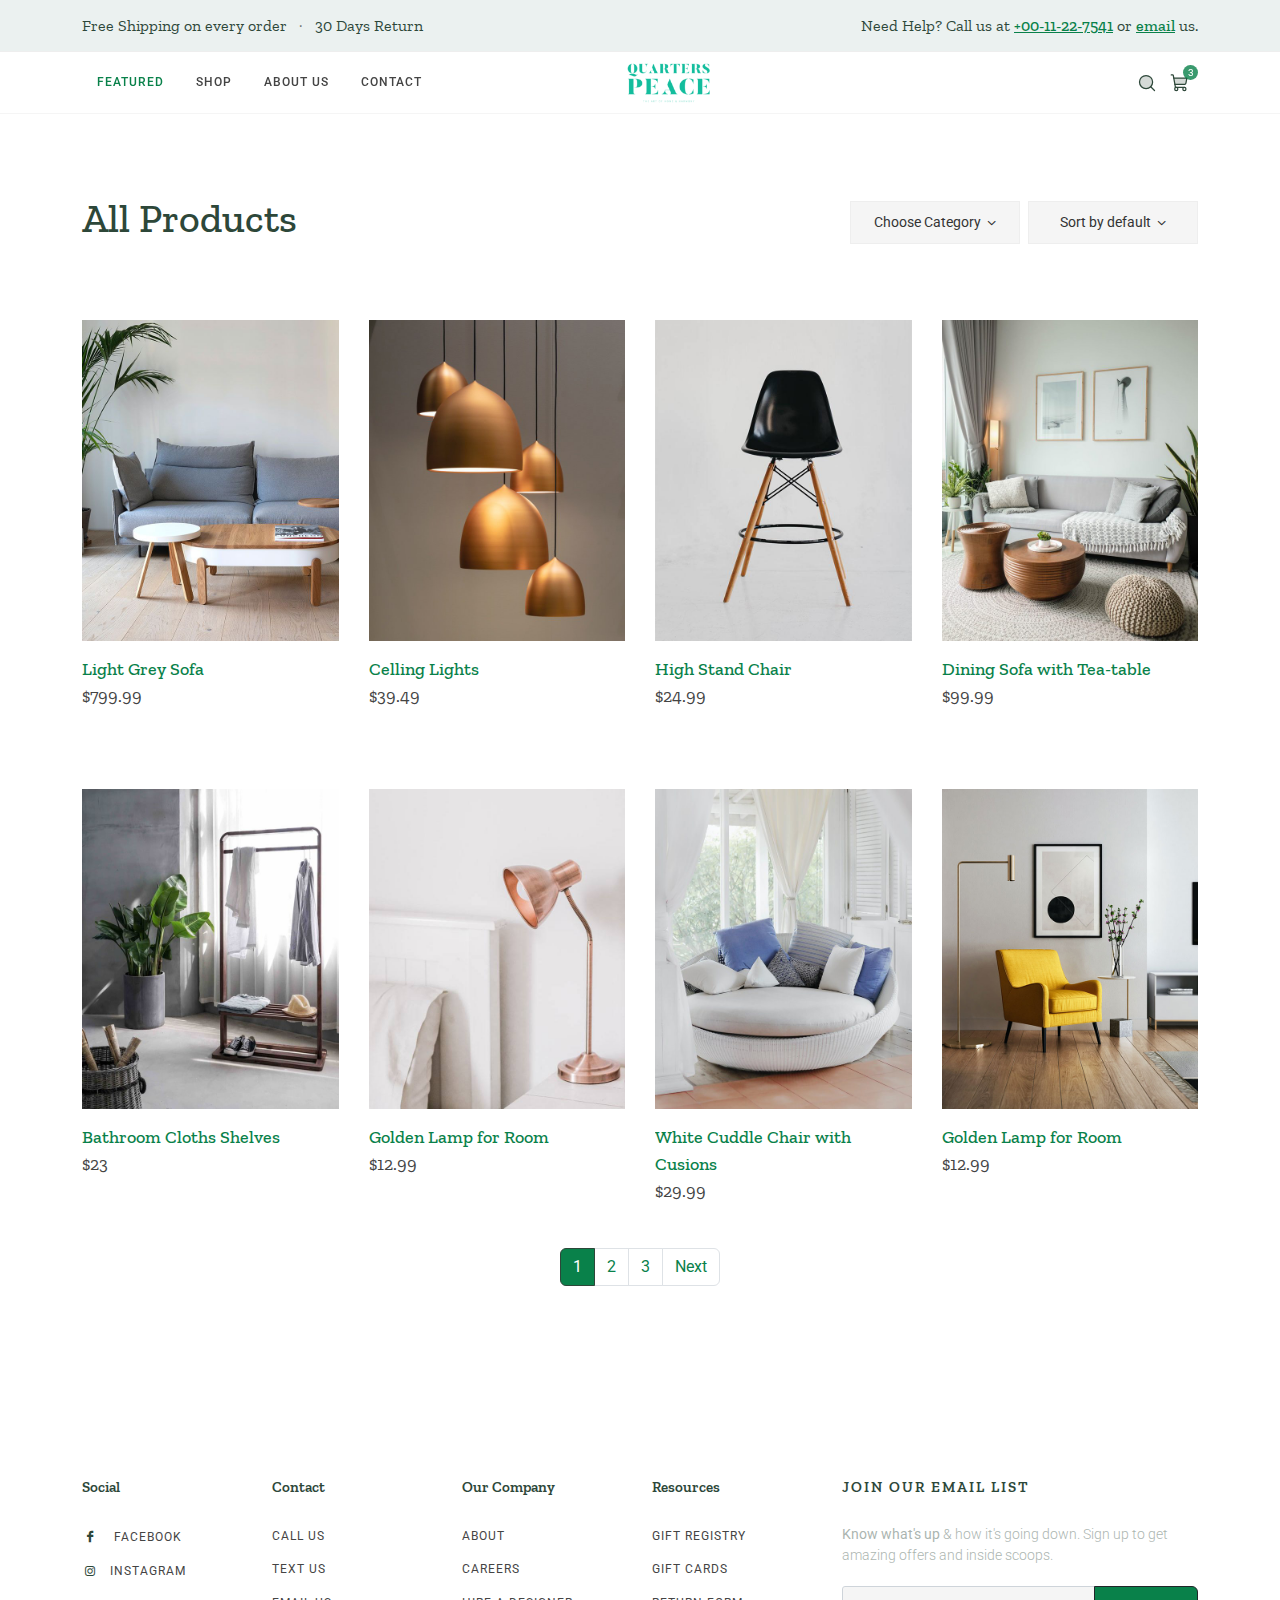
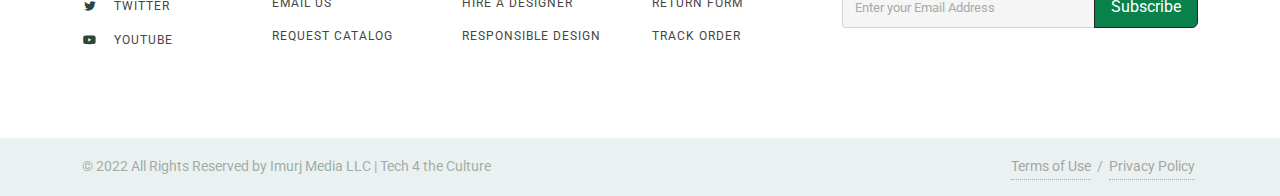
<file: furnitureProducts.html>
<!DOCTYPE html>
<html dir="ltr" lang="en-US">
<head>

	<meta http-equiv="content-type" content="text/html; charset=utf-8" />
	<meta name="author" content="AintNoDope" />

	<!-- Stylesheets
	============================================= -->
	<link rel="preconnect" href="https://fonts.gstatic.com">
	<link href="https://fonts.googleapis.com/css2?family=Roboto:wght@400;500&family=Zilla+Slab:wght@400;500&display=swap" rel="stylesheet">

	<link rel="stylesheet" href="css/bootstrap.css" type="text/css" />
	<link rel="stylesheet" href="style.css" type="text/css" />

	<link rel="stylesheet" href="css/dark.css" type="text/css" />
	<link rel="stylesheet" href="css/font-icons.css" type="text/css" />
	<link rel="stylesheet" href="css/animate.css" type="text/css" />
	<link rel="stylesheet" href="css/magnific-popup.css" type="text/css" />

	<link rel="stylesheet" href="css/custom.css" type="text/css" />
	<meta name="viewport" content="width=device-width, initial-scale=1" />

	<!-- Furniture Demo Specific Theme Stylesheet - #193532 -->
	<link rel="stylesheet" href="css/colors.php?color=193532" type="text/css" />

	<!-- Furniture Demo Specific Stylesheet -->
	<link rel="stylesheet" href="demos/furniture/furniture.css" type="text/css" /> <!-- Furniture Custom Css -->
	<link rel="stylesheet" href="demos/furniture/css/fonts.css" type="text/css" /> <!-- Furniture Custom Fonts -->
	<!-- / -->

	<!-- Document Title
	============================================= -->
	<title>Demo | QuartersPeace - Shop</title>

</head>

<body class="stretched">

	<!-- Cart Panel Background
	============================================= -->
	<div class="body-overlay"></div>

	<!-- Cart Side Panel
	============================================= -->
	<div id="side-panel" class="bg-white">

		<!-- Cart Side Panel Close Icon
		============================================= -->
		<div id="side-panel-trigger-close" class="side-panel-trigger"><a href="#"><i class="icon-line-cross"></i></a></div>

		<div class="side-panel-wrap">

			<div class="top-cart d-flex flex-column h-100">
				<div class="top-cart-title">
					<h4>Shopping Cart <small class="bg-color-light icon-stacked text-center rounded-circle color">2</small></h4>
				</div>

				<!-- Cart Items
				============================================= -->
				<div class="top-cart-items">

					<!-- Cart Item 1
					============================================= -->
					<div class="top-cart-item">
						<div class="top-cart-item-image border-0">
							<a href="#"><img src="demos/furniture/images/cart/1.jpg" alt="Cart Image 1" /></a>
						</div>
						<div class="top-cart-item-desc">
							<div class="top-cart-item-desc-title">
								<a href="#" class="fw-medium">Blue Sofa for Dining Room</a>
								<span class="top-cart-item-price d-block"><del>$29.99</del> $19.99</span>
								<div class="d-flex mt-2">
									<a href="#" class="fw-normal text-black-50 text-smaller"><u>Edit</u></a>
									<a href="#" class="fw-normal text-black-50 text-smaller ms-3"><u>Remove</u></a>
								</div>
							</div>
							<div class="top-cart-item-quantity">x 1</div>
						</div>
					</div>

					<!-- Cart Item 2
					============================================= -->
					<div class="top-cart-item">
						<div class="top-cart-item-image border-0">
							<a href="#"><img src="demos/furniture/images/cart/2.jpg" alt="Cart Image 2" /></a>
						</div>
						<div class="top-cart-item-desc">
							<div class="top-cart-item-desc-title">
								<a href="#" class="fw-medium">Ceilling Light for Office</a>
								<span class="top-cart-item-price d-block">$24.99</span>
								<div class="d-flex mt-2">
									<a href="#" class="fw-normal text-black-50 text-smaller"><u>Edit</u></a>
									<a href="#" class="fw-normal text-black-50 text-smaller ms-3"><u>Remove</u></a>
								</div>
							</div>
							<div class="top-cart-item-quantity">x 2</div>
						</div>
					</div>
				</div>

				<!-- Cart Saved Text
				============================================= -->
				<div class="py-2 px-3 mt-auto text-black-50 text-smaller bg-color-light">
					<span><svg xmlns="http://www.w3.org/2000/svg" width="16" height="16" fill="var(--themecolor)" viewBox="0 0 256 256"><rect width="256" height="256" fill="none"></rect><path d="M54.46089,201.53911c-9.204-9.204-3.09935-28.52745-7.78412-39.85C41.82037,149.95168,24,140.50492,24,127.99963,24,115.4945,41.82047,106.048,46.67683,94.31079c4.68477-11.32253-1.41993-30.6459,7.78406-39.8499s28.52746-3.09935,39.85-7.78412C106.04832,41.82037,115.49508,24,128.00037,24c12.50513,0,21.95163,17.82047,33.68884,22.67683,11.32253,4.68477,30.6459-1.41993,39.8499,7.78406s3.09935,28.52746,7.78412,39.85C214.17963,106.04832,232,115.49508,232,128.00037c0,12.50513-17.82047,21.95163-22.67683,33.68884-4.68477,11.32253,1.41993,30.6459-7.78406,39.8499s-28.52745,3.09935-39.85,7.78412C149.95168,214.17963,140.50492,232,127.99963,232c-12.50513,0-21.95163-17.82047-33.68884-22.67683C82.98826,204.6384,63.66489,210.7431,54.46089,201.53911Z" opacity="0.2"></path><path d="M54.46089,201.53911c-9.204-9.204-3.09935-28.52745-7.78412-39.85C41.82037,149.95168,24,140.50492,24,127.99963,24,115.4945,41.82047,106.048,46.67683,94.31079c4.68477-11.32253-1.41993-30.6459,7.78406-39.8499s28.52746-3.09935,39.85-7.78412C106.04832,41.82037,115.49508,24,128.00037,24c12.50513,0,21.95163,17.82047,33.68884,22.67683,11.32253,4.68477,30.6459-1.41993,39.8499,7.78406s3.09935,28.52746,7.78412,39.85C214.17963,106.04832,232,115.49508,232,128.00037c0,12.50513-17.82047,21.95163-22.67683,33.68884-4.68477,11.32253,1.41993,30.6459-7.78406,39.8499s-28.52745,3.09935-39.85,7.78412C149.95168,214.17963,140.50492,232,127.99963,232c-12.50513,0-21.95163-17.82047-33.68884-22.67683C82.98826,204.6384,63.66489,210.7431,54.46089,201.53911Z" fill="none" stroke="var(--themecolor)" stroke-linecap="round" stroke-linejoin="round" stroke-width="16"></path><polyline points="172 104 113.333 160 84 132" fill="none" stroke="var(--themecolor)" stroke-linecap="round" stroke-linejoin="round" stroke-width="16"></polyline></svg> You save $10.00 on this order.</span>
				</div>

				<!-- Cart Price and Button
				============================================= -->
				<div class="top-cart-action flex-column align-items-stretch">
					<div class="d-flex justify-content-between align-items-center mb-2">
						<small class="text-uppercase ls1">Total</small>
						<h4 class="fw-medium font-body mb-0">$69.97</h4>
					</div>
					<a href="#" class="button btn-block text-center m-0 fw-normal"><i style="position: relative; top: -2px;"><svg xmlns="http://www.w3.org/2000/svg" width="18" height="18" fill="#FFF" viewBox="0 0 256 256"><rect width="256" height="256" fill="none"></rect><path d="M40,192a16,16,0,0,0,16,16H216a8,8,0,0,0,8-8V88a8,8,0,0,0-8-8H56A16,16,0,0,1,40,64Z" opacity="0.2"></path><path d="M40,64V192a16,16,0,0,0,16,16H216a8,8,0,0,0,8-8V88a8,8,0,0,0-8-8H56A16,16,0,0,1,40,64v0A16,16,0,0,1,56,48H192" fill="none" stroke="#FFF" stroke-linecap="round" stroke-linejoin="round" stroke-width="10"></path><circle cx="180" cy="144" r="12"></circle></svg></i> Checkout</a>
				</div>
			</div>

		</div>

	</div>

	<!-- Document Wrapper
	============================================= -->
	<div id="wrapper" class="clearfix">

		<!-- Top Bar
		============================================= -->
		<div id="top-bar" class="py-3 text-center bg-color-light">
			<div class="container clearfix">
				<div class="d-md-flex justify-content-md-between align-items-md-center">
					<h4 class="mb-2 mb-md-0 h6 fw-normal">Free Shipping on every order <span class="mx-2 text-black-50">&middot;</span> 30 Days Return</h4>

					<h4 class="mb-0 h6 fw-normal">Need Help? Call us at <a class="color" href="tel:+00-11-22-7541"><u class="fw-medium">+00-11-22-7541</u></a> or <a class="color" href="mailto:noreply@canvas.com"><u class="fw-medium">email</u></a> us.</h4>
				</div>
			</div>
		</div><!-- #top-bar end -->

		<!-- Header
		============================================= -->
		<header id="header" class="header-size-sm">
			<div id="header-wrap">
				<div class="container">
					<div class="header-row justify-content-lg-between">

						<!-- Logo
						============================================= -->
						<div id="logo" class="mx-auto col-auto flex-column order-2">
							<a href="index.html" class="standard-logo"><img src="demos/furniture/images/logo.png" alt="Canvas Logo"></a>
							<a href="index.html" class="retina-logo"><img src="demos/furniture/images/logo@2x.png" alt="Canvas Logo"></a>
						</div><!-- #logo end -->

						<div class="header-misc col-auto col-lg-3 order-3 justify-content-lg-end ms-0 ms-sm-3 px-0">

							<!-- Top Search
							============================================= -->
							<div id="top-search" class="header-misc-icon">
								<a href="#" id="top-search-trigger">
									<i><svg xmlns="http://www.w3.org/2000/svg" width="20" height="20" fill="var(--themecolor)" viewBox="0 0 256 256"><rect width="256" height="256" fill="none"></rect><circle cx="115.99512" cy="116" r="84" opacity="0.2"></circle><circle cx="115.99512" cy="116" r="84" fill="none" stroke="var(--themecolor)" stroke-linecap="round" stroke-linejoin="round" stroke-width="16"></circle><line x1="175.38868" y1="175.40039" x2="223.98926" y2="224.00098" fill="none" stroke="var(--themecolor)" stroke-linecap="round" stroke-linejoin="round" stroke-width="16"></line></svg></i>
									<i><svg xmlns="http://www.w3.org/2000/svg" width="20" height="20" fill="var(--themecolor)" viewBox="0 0 256 256"><rect width="256" height="256" fill="none"></rect><circle cx="128" cy="128" r="96" opacity="0.2"></circle><circle cx="128" cy="128" r="96" fill="none" stroke="var(--themecolor)" stroke-miterlimit="10" stroke-width="16"></circle><line x1="160" y1="96" x2="96" y2="160" fill="none" stroke="var(--themecolor)" stroke-linecap="round" stroke-linejoin="round" stroke-width="16"></line><line x1="160" y1="160" x2="96" y2="96" fill="none" stroke="var(--themecolor)" stroke-linecap="round" stroke-linejoin="round" stroke-width="16"></line></svg></i>
								</a>
							</div><!-- #top-search end -->

							<!-- Top Cart
							============================================= -->
							<div id="top-cart" class="header-misc-icon">
								<a href="#" class="side-panel-trigger"><svg xmlns="http://www.w3.org/2000/svg" width="20" height="20" fill="var(--themecolor)" viewBox="0 0 256 256"><rect width="256" height="256" fill="none"></rect><path d="M62.54543,144H188.10132a16,16,0,0,0,15.74192-13.13783L216,64H48Z" opacity="0.2"></path><path d="M184,184H69.81818L41.92162,30.56892A8,8,0,0,0,34.05066,24H16" fill="none" stroke="var(--themecolor)" stroke-linecap="round" stroke-linejoin="round" stroke-width="16"></path><circle cx="80" cy="204" r="20" fill="none" stroke="var(--themecolor)" stroke-linecap="round" stroke-linejoin="round" stroke-width="16"></circle><circle cx="184" cy="204" r="20" fill="none" stroke="var(--themecolor)" stroke-linecap="round" stroke-linejoin="round" stroke-width="16"></circle><path d="M62.54543,144H188.10132a16,16,0,0,0,15.74192-13.13783L216,64H48" fill="none" stroke="var(--themecolor)" stroke-linecap="round" stroke-linejoin="round" stroke-width="16"></path></svg><span class="top-cart-number">3</span></a>
							</div><!-- #top-cart end -->

						</div>

						<!-- Mobile Menu Icon
						============================================= -->
						<div id="primary-menu-trigger">
							<svg xmlns="http://www.w3.org/2000/svg" width="24" height="24" viewBox="0 0 256 256"><defs><style>.a,.c{fill:none;}.b{fill:var(--themecolor);opacity:0.2;}.c,.d{stroke:var(--themecolor);}.c{stroke-miterlimit:10;stroke-width:14px;}.d{stroke-linecap:round;stroke-linejoin:round;stroke-width:13px;}</style></defs><rect class="a" width="24" height="24"/><circle class="b" cx="96" cy="96" r="96" transform="translate(32 32)"/><circle class="c" cx="96" cy="96" r="96" transform="translate(32 32)"/><line class="d" x2="85" transform="translate(86 127)"/><line class="d" x2="85" transform="translate(86 97)"/><line class="d" x2="85" transform="translate(86 159)"/></svg>
							<svg xmlns="http://www.w3.org/2000/svg" width="24" height="24" fill="var(--themecolor)" viewBox="0 0 256 256"><rect width="256" height="256" fill="none"></rect><circle cx="128" cy="128" r="96" opacity="0.2"></circle><circle cx="128" cy="128" r="96" fill="none" stroke="var(--themecolor)" stroke-miterlimit="10" stroke-width="16"></circle><line x1="160" y1="96" x2="96" y2="160" fill="none" stroke="var(--themecolor)" stroke-linecap="round" stroke-linejoin="round" stroke-width="16"></line><line x1="160" y1="160" x2="96" y2="96" fill="none" stroke="var(--themecolor)" stroke-linecap="round" stroke-linejoin="round" stroke-width="16"></line></svg>
						</div>

						<!-- Primary Navigation
						============================================= -->
						<nav class="primary-menu with-arrows order-lg-1 order-last px-0">

							<ul class="menu-container">
								<li class="menu-item current">
									<a class="menu-link" href="index.html">
										<div>Featured</div>
									</a>
									<ul class="sub-menu-container">
										<li class="menu-item">
											<a class="menu-link" href="index.html"><div>New Arrivals</div></a>
										</li>
										<li class="menu-item">
											<a class="menu-link" href="index.html"><div>Sale</div></a>
										</li>
									</ul>
								</li>
								<li class="menu-item mega-menu mega-menu-full">
									<a href="furnitureProducts.html" class="menu-link"><div>Shop</div></a>

									<!-- Menu DropDown
									============================================= -->
									<div class="mega-menu-content border-bottom-0">
										<div class="container">
											<div class="row">
												<ul class="sub-menu-container mega-menu-column col-lg-auto">
													<li class="menu-item">
														<a class="menu-link" href="furnitureProducts.html"><div>By Room</div></a>
														<!-- Menu Sub DropDown
														============================================= -->
														<ul class="sub-menu-container mega-menu-dropdown">
															<li class="menu-item">
																<a class="menu-link" href="furnitureProducts.html"><div>Living Room</div></a>
															</li>
															<li class="menu-item">
																<a class="menu-link" href="furnitureProducts.html"><div>Dining Room</div></a>
															</li>
															<li class="menu-item">
																<a class="menu-link" href="furnitureProducts.html"><div>Bedroom</div></a>
															</li>
															<li class="menu-item">
																<a class="menu-link" href="furnitureProducts.html"><div>Bathroom</div></a>
															</li>
															<li class="menu-item">
																<a class="menu-link" href="furnitureProducts.html"><div>Home Office</div></a>
															</li>
														</ul>
													</li>
												</ul>
												<ul class="sub-menu-container mega-menu-column col-lg-auto">
													<li class="menu-item">
														<a class="menu-link" href="furnitureProducts.html"><div>Art & Objects</div></a>
													</li>
												</ul>
												<ul class="sub-menu-container mega-menu-column col-lg-auto">
													<li class="menu-item">
														<a class="menu-link" href="furnitureProducts.html"><div>Bedding & Textile</div></a>
													</li>
												</ul>
												<ul class="sub-menu-container mega-menu-column col-lg-auto">
													<li class="menu-item">
														<a class="menu-link" href="furnitureProducts.html"><div>Rugs</div></a>
													</li>
												</ul>
												<ul class="sub-menu-container mega-menu-column col-lg-auto">
													<li class="menu-item">
														<a class="menu-link" href="furnitureProducts.html"><div>Scent & Bath</div></a>
													</li>
												<ul class="sub-menu-container mega-menu-column col-lg-auto">
													
											</ul>
												</ul>
												<ul class="sub-menu-container mega-menu-column col-lg-auto">
													<li class="menu-item">
														<a class="menu-link" href="furnitureProducts.html"><div>More</div></a>
														<ul class="sub-menu-container mega-menu-dropdown">
															<li class="menu-item">
																<a class="menu-link" href="furnitureProducts.html"><div>Pillows</div></a>
															</li>
															<li class="menu-item">
																<a class="menu-link" href="furnitureProducts.html"><div>Curtains</div></a>
															</li>
															<li class="menu-item">
																<a class="menu-link" href="furnitureProducts.html"><div>Lighting</div></a>
															</li>
															<li class="menu-item">
																<a class="menu-link" href="furnitureProducts.html"><div>Pillows</div></a>
															</li>
															<li class="menu-item">
																<a class="menu-link" href="furnitureProducts.html"><div>Kitchen</div></a>
															</li>
															<li class="menu-item">
																<a class="menu-link" href="furnitureProducts.html"><div>Stationary</div></a>
															</li>
														</ul>
													</li>
												</ul>
												<!--<ul class="sub-menu-container mega-menu-column bg-color-light col-lg-auto">
													<li class="menu-item">
														<a class="menu-link" href="furnitureSingle.html"><div><i class="icon-line-link"></i>Single Page</div></a>
													</li>
												</ul>-->
											</div>
										</div>
									</div>
								</li>
								<li class="menu-item">
									<a class="menu-link" href="furnitureAbout.html">
										<div>About Us</div>
									</a>
								</li>
								<li class="menu-item"><a class="menu-link" href="furnitureContact.html">
									<div>Contact</div>
								</a></li>
							</ul>

						</nav><!-- #primary-menu end -->

						<!-- Top Search Form
						============================================= -->
						<form class="top-search-form" action="search.html" method="get">
							<input type="text" name="q" class="form-control" value="" placeholder="Type &amp; Hit Enter.." autocomplete="off">
						</form>

					</div>
				</div>
			</div>
			<div class="header-wrap-clone"></div>
		</header><!-- #header end -->

		<!-- Content
		============================================= -->
		<section id="content">
			<div class="content-wrap">

				<div class="container">

					<div class="row justify-content-between align-items-center">
						<div class="col-auto mb-4">
							<h3 class="fw-medium h1">All <span data-animate="svg-underline-animated" class="svg-underline nocolor"><span>Products</span></span></h3>
						</div>

						<div class="col-auto mb-4 d-flex">

							<div class="dropdown sortbuttons">
								<button class="button button-border m-0 button-dark border-width-1 border-default nott ls0 fw-normal h-bg-color dropdown-toggle" type="button" id="catButton" data-toggle="dropdown" aria-haspopup="true" aria-expanded="false">Choose Category</button>
								<div class="dropdown-menu py-0 border-default rounded-0" aria-labelledby="catButton">
									<a class="dropdown-item" href="#">Sofa Full Set</a>
									<a class="dropdown-item" href="#">Single Seater</a>
									<a class="dropdown-item" href="#">Recliner</a>
									<a class="dropdown-item" href="#">Sofa Cum Bed</a>
									<a class="dropdown-item" href="#">BeanBag</a>
								</div>
							</div>

							<div class="dropdown sortbuttons ms-2">
								<button class="button button-border m-0 button-dark border-width-1 border-default nott ls0 fw-normal h-bg-color dropdown-toggle" type="button" id="sortButton" data-toggle="dropdown" aria-haspopup="true" aria-expanded="false">Sort by default</button>
								<div class="dropdown-menu py-0 border-default rounded-0" aria-labelledby="sortButton">
									<a class="dropdown-item" href="#">Featured</a>
									<a class="dropdown-item" href="#">Popular</a>
									<a class="dropdown-item" href="#">Price: Low to High</a>
									<a class="dropdown-item" href="#">Price: High to Low</a>
									<a class="dropdown-item" href="#">Oldest to Newest</a>
									<a class="dropdown-item" href="#">Newest to Oldest</a>
									<a class="dropdown-item" href="#">A-Z</a>
									<a class="dropdown-item" href="#">Z-A</a>
								</div>
							</div>

						</div>
					</div>

					<!-- Shop
					============================================= -->
					<div id="shop" class="shop row gutter-30 col-mb-30 mt-3">

						<!-- Product 1 -->
						<div class="product col-lg-3 col-md-4 col-sm-6 col-12">
							<div class="grid-inner">
								<div class="product-image">
									<a href="furnitureSingle.html"><img src="demos/furniture/images/shop/2.jpg" alt="Light Grey Sofa"></a>
									<a href="furnitureSingle.html"><img src="demos/furniture/images/shop/2-1.jpg" alt="Light Grey Sofa"></a>
									<div class="bg-overlay">
										<div class="bg-overlay-content align-items-end justify-content-between" data-hover-animate="fadeIn" data-hover-speed="400">
											<a href="#" class="btn btn-light me-2"><i class="icon-line-shopping-cart"></i></a>
											<a href="demos/furniture/ajax/quick-view.html" class="btn btn-light" data-lightbox="ajax"><i class="icon-line-expand"></i></a>
										</div>
									</div>
								</div>
								<div class="product-desc">
									<div class="product-title mb-0"><h4 class="mb-0"><a class="fw-medium" href="furnitureSingle.html">Light Grey Sofa</a></h4></div>
									<h5 class="product-price fw-normal">$799.99</h5>
								</div>
							</div>
						</div>

						<!-- Product 2 -->
						<div class="product col-lg-3 col-md-4 col-sm-6 col-12">
							<div class="grid-inner">
								<div class="product-image">
									<a href="furnitureSingle.html"><img src="demos/furniture/images/shop/3.jpg" alt="Celling Lights"></a>
									<a href="furnitureSingle.html"><img src="demos/furniture/images/shop/3-1.jpg" alt="Celling Lights"></a>
									<div class="bg-overlay">
										<div class="bg-overlay-content align-items-end justify-content-between" data-hover-animate="fadeIn" data-hover-speed="400">
											<a href="#" class="btn btn-light me-2"><i class="icon-line-shopping-cart"></i></a>
											<a href="demos/furniture/ajax/quick-view.html" class="btn btn-light" data-lightbox="ajax"><i class="icon-line-expand"></i></a>
										</div>
									</div>
								</div>
								<div class="product-desc">
									<div class="product-title mb-0"><h4 class="mb-0"><a class="fw-medium" href="furnitureSingle.html">Celling Lights</a></h4></div>
									<h5 class="product-price fw-normal">$39.49</h5>
								</div>
							</div>
						</div>

						<!-- Product 3 -->
						<div class="product col-lg-3 col-md-4 col-sm-6 col-12">
							<div class="grid-inner">
								<div class="product-image">
									<a href="furnitureSingle.html"><img src="demos/furniture/images/shop/4-1.jpg" alt="High Stand Chair"></a>
									<a href="furnitureSingle.html"><img src="demos/furniture/images/shop/4.jpg" alt="High Stand Chair"></a>
									<div class="bg-overlay">
										<div class="bg-overlay-content align-items-end justify-content-between" data-hover-animate="fadeIn" data-hover-speed="400">
											<a href="#" class="btn btn-light me-2"><i class="icon-line-shopping-cart"></i></a>
											<a href="demos/furniture/ajax/quick-view.html" class="btn btn-light" data-lightbox="ajax"><i class="icon-line-expand"></i></a>
										</div>
									</div>
								</div>
								<div class="product-desc">
									<div class="product-title mb-0"><h4 class="mb-0"><a class="fw-medium" href="furnitureSingle.html">High Stand Chair</a></h4></div>
									<h5 class="product-price fw-normal">$24.99</h5>
								</div>
							</div>
						</div>

						<!-- Product 4 -->
						<div class="product col-lg-3 col-md-4 col-sm-6 col-12">
							<div class="grid-inner">
								<div class="product-image">
									<a href="furnitureSingle.html"><img src="demos/furniture/images/shop/5.jpg" alt="Dining Sofa with Tea-table"></a>
									<a href="furnitureSingle.html"><img src="demos/furniture/images/shop/5-1.jpg" alt="Dining Sofa with Tea-table"></a>
									<div class="bg-overlay">
										<div class="bg-overlay-content align-items-end justify-content-between" data-hover-animate="fadeIn" data-hover-speed="400">
											<a href="#" class="btn btn-light me-2"><i class="icon-line-shopping-cart"></i></a>
											<a href="demos/furniture/ajax/quick-view.html" class="btn btn-light" data-lightbox="ajax"><i class="icon-line-expand"></i></a>
										</div>
									</div>
								</div>
								<div class="product-desc">
									<div class="product-title mb-0"><h4 class="mb-0"><a class="fw-medium" href="furnitureSingle.html">Dining Sofa with Tea-table</a></h4></div>
									<h5 class="product-price fw-normal">$99.99</h5>
								</div>
							</div>
						</div>

						<!-- Product 5 -->
						<div class="product col-lg-3 col-md-4 col-sm-6 col-12">
							<div class="grid-inner">
								<div class="product-image">
									<a href="furnitureSingle.html"><img src="demos/furniture/images/shop/6.jpg" alt="Bathroom Cloths Shelves"></a>
									<div class="bg-overlay">
										<div class="bg-overlay-content align-items-end justify-content-between" data-hover-animate="fadeIn" data-hover-speed="400">
											<a href="#" class="btn btn-light me-2"><i class="icon-line-shopping-cart"></i></a>
											<a href="demos/furniture/ajax/quick-view.html" class="btn btn-light" data-lightbox="ajax"><i class="icon-line-expand"></i></a>
										</div>
									</div>
								</div>
								<div class="product-desc">
									<div class="product-title mb-0"><h4 class="mb-0"><a class="fw-medium" href="furnitureSingle.html">Bathroom Cloths Shelves</a></h4></div>
									<h5 class="product-price fw-normal">$23</h5>
								</div>
							</div>
						</div>

						<!-- Product 6 -->
						<div class="product col-lg-3 col-md-4 col-sm-6 col-12">
							<div class="grid-inner">
								<div class="product-image">
									<a href="furnitureSingle.html"><img src="demos/furniture/images/shop/7.jpg" alt="Golden Lamp for Room"></a>
									<div class="bg-overlay">
										<div class="bg-overlay-content align-items-end justify-content-between" data-hover-animate="fadeIn" data-hover-speed="400">
											<a href="#" class="btn btn-light me-2"><i class="icon-line-shopping-cart"></i></a>
											<a href="demos/furniture/ajax/quick-view.html" class="btn btn-light" data-lightbox="ajax"><i class="icon-line-expand"></i></a>
										</div>
									</div>
								</div>
								<div class="product-desc">
									<div class="product-title mb-0"><h4 class="mb-0"><a class="fw-medium" href="furnitureSingle.html">Golden Lamp for Room</a></h4></div>
									<h5 class="product-price fw-normal">$12.99</h5>
								</div>
							</div>
						</div>

						<!-- Product 7 -->
						<div class="product col-lg-3 col-md-4 col-sm-6 col-12">
							<div class="grid-inner">
								<div class="product-image">
									<a href="furnitureSingle.html"><img src="demos/furniture/images/shop/8.jpg" alt="White Cuddle Chair with Cusions"></a><a href="demo-furniture-single.html"><img src="demos/furniture/images/shop/8-1.jpg" alt="White Cuddle Chair with Cusions"></a>
									<div class="bg-overlay">
										<div class="bg-overlay-content align-items-end justify-content-between" data-hover-animate="fadeIn" data-hover-speed="400">
											<a href="#" class="btn btn-light me-2"><i class="icon-line-shopping-cart"></i></a>
											<a href="demos/furniture/ajax/quick-view.html" class="btn btn-light" data-lightbox="ajax"><i class="icon-line-expand"></i></a>
										</div>
									</div>
								</div>
								<div class="product-desc">
									<div class="product-title mb-0"><h4 class="mb-0"><a class="fw-medium" href="furnitureSingle.html">White Cuddle Chair with Cusions</a></h4></div>
									<h5 class="product-price fw-normal">$29.99</h5>
								</div>
							</div>
						</div>

						<!-- Product 8 -->
						<div class="product col-lg-3 col-md-4 col-sm-6 col-12">
							<div class="grid-inner">
								<div class="product-image">
									<a href="furnitureSingle.html"><img src="demos/furniture/images/shop/9.jpg" alt="Golden Lamp for Room"></a>
									<a href="furnitureSingle.html"><img src="demos/furniture/images/shop/9-1.jpg" alt="Golden Lamp for Room"></a>
									<div class="bg-overlay">
										<div class="bg-overlay-content align-items-end justify-content-between" data-hover-animate="fadeIn" data-hover-speed="400">
											<a href="#" class="btn btn-light me-2"><i class="icon-line-shopping-cart"></i></a>
											<a href="demos/furniture/ajax/quick-view.html" class="btn btn-light" data-lightbox="ajax"><i class="icon-line-expand"></i></a>
										</div>
									</div>
								</div>
								<div class="product-desc">
									<div class="product-title mb-0"><h4 class="mb-0"><a class="fw-medium" href="furnitureSingle.html">Golden Lamp for Room</a></h4></div>
									<h5 class="product-price fw-normal">$12.99</h5>
								</div>
							</div>
						</div>

					</div><!-- #shop end -->

					<div class="clear"></div>

					<nav aria-label="Page navigation">
						<ul class="pagination justify-content-center mt-4">
							<li class="page-item active" aria-current="page"><span class="page-link">1</span></li>
							<li class="page-item"><a class="page-link" href="#">2</a></li>
							<li class="page-item"><a class="page-link" href="#">3</a></li>
							<li class="page-item"><a class="page-link" href="#">Next</a></li>
						</ul>
					</nav>

				</div>

			</div>
		</section><!-- #content end -->

		<!-- Footer
		============================================= -->
		<footer id="footer" class="border-0 bg-white">
			<div class="container">

				<!-- Footer Widgets
				============================================= -->
				<div class="footer-widgets-wrap py-lg-6">
					<div class="row col-mb-30">

						<!-- Footer Col 1 -->
						<div class="col-lg-2 col-md-3 col-6">
							<div class="widget widget_links widget-li-noicon">

								<h4 class="ls0 nott">Social</h4>

								<ul class="list-unstyled iconlist ms-0">
									<li><a href="https://facebook.com/quarterspeace" target="_blank"><i class="icon-facebook"></i> Facebook</a></li>
									<li><a href="https://instagram.com/quarterspeace" target="_blank"><i class="icon-instagram"></i>Instagram</a></li>
									<li><a href="https://twitter.com/quarterspeace" target="_blank"><i class="icon-twitter"></i> Twitter</a></li>
									<li><a href="https://youtube.com/c/QuartersPeace/videos" target="_blank"><i class="icon-youtube"></i> YouTube</a></li>
								</ul>

							</div>
						</div>

						<!-- Footer Col 2 -->
						<div class="col-lg-2 col-md-3 col-6">
							<div class="widget widget_links widget-li-noicon">

								<h4 class="ls0 nott">Contact</h4>

								<ul class="list-unstyled iconlist ms-0">
									<li><a href="index.html">Call Us</a></li> <!--TODO: PAGE-->
									<li><a href="furnitureAbout.html">Text Us</a></li> <!--TODO: PAGE-->
									<li><a href="furnitureContact.html">Email Us</a></li> <!--TODO: PAGE-->
									<li><a href="furnitureContact.html">Request Catalog</a></li> <!--TODO: PAGE-->
								</ul>

							</div>
						</div>

						<!-- Footer Col 3 -->
						<div class="col-lg-2 col-md-3 col-6">
							<div class="widget widget_links widget-li-noicon">

								<h4 class="ls0 nott">Our Company</h4>

								<ul class="list-unstyled iconlist ms-0">
									<li><a href="furnitureAbout.html">About</a></li>
									<li><a href="furnitureSingle.html">Careers</a></li> <!--TODO: PAGE-->
									<li><a href="furnitureProducts.html">Hire A Designer</a></li> <!--TODO: PAGE-->
									<li><a href="furnitureProducts.html">Responsible Design</a></li> <!--TODO: PAGE-->
								</ul>

							</div>
						</div>

						<!-- Footer Col 4 -->
						<div class="col-lg-2 col-md-3 col-6">
							<div class="widget widget_links widget-li-noicon">

								<h4 class="ls0 nott">Resources</h4>

								<ul class="list-unstyled iconlist ms-0">
									<li><a href="intro.html#section-niche">Gift Registry</a></li> <!--TODO: PAGE-->
									<li><a href="intro.html#section-multipage">Gift Cards</a></li><!--TODO: PAGE-->
									<li><a href="intro.html#section-onepage">Return Form</a></li> <!--TODO: PAGE-->
									<li><a href="intro.html#section-onepage">Track Order</a></li> <!--TODO: PAGE-->
								</ul>

							</div>
						</div>

						<!-- Footer Col 5 -->
						<div class="col-lg-4">
							<div class="widget subscribe-widget clearfix" data-loader="button">
								<h4>Join our Email List</h4>
								<h5 class="font-body op-04"><strong>Know what's up</strong> &amp; how it's going down. Sign up to get amazing offers and inside scoops.</h5>
								<div class="widget-subscribe-form-result"></div>
								<form id="widget-subscribe-form" action="include/subscribe.php" method="post" class="mb-0">
									<div class="input-group">
										<input type="email" id="widget-subscribe-form-email" name="widget-subscribe-form-email" class="form-control required email" placeholder="Enter your Email Address">
										<button class="btn btn-dark bg-color px-3 input-group-text" type="submit">Subscribe</button>
									</div>
								</form>
							</div>
						</div>

					</div>

				</div><!-- .footer-widgets-wrap end -->

			</div>

			<!-- Copyrights
			============================================= -->
			<div id="copyrights" class="py-3 bg-color-light">
				<div class="container">

					<div class="d-flex justify-content-between op-04">
						<span>&copy; 2022 All Rights Reserved by Imurj Media LLC | Tech 4 the Culture</span>
						<div class="copyright-links"><a href="#">Terms of Use</a> / <a href="#">Privacy Policy</a></div>
					</div>

				</div>
			</div><!-- #copyrights end -->
		</footer><!-- #footer end -->

	</div><!-- #wrapper end -->

	<!-- Go To Top
	============================================= -->
	<div id="gotoTop" class="bg-color op-07 h-op-1">
		<svg xmlns="http://www.w3.org/2000/svg" width="24" height="24" fill="#FFF" viewBox="0 0 256 256"><rect width="256" height="256" fill="none"></rect><polygon points="48 208 128 128 208 208 48 208" opacity="0.2"></polygon><polygon points="48 208 128 128 208 208 48 208" fill="none" stroke="#FFF" stroke-linecap="round" stroke-linejoin="round" stroke-width="16"></polygon><polyline points="48 128 128 48 208 128" fill="none" stroke="#FFF" stroke-linecap="round" stroke-linejoin="round" stroke-width="16"></polyline></svg>
	</div>

	<!-- JavaScripts
	============================================= -->
	<script src="js/jquery.js"></script>
	<script src="js/plugins.min.js"></script>

	<!-- Footer Scripts
	============================================= -->
	<script src="js/functions.js"></script>

</body>
</html>
</file>
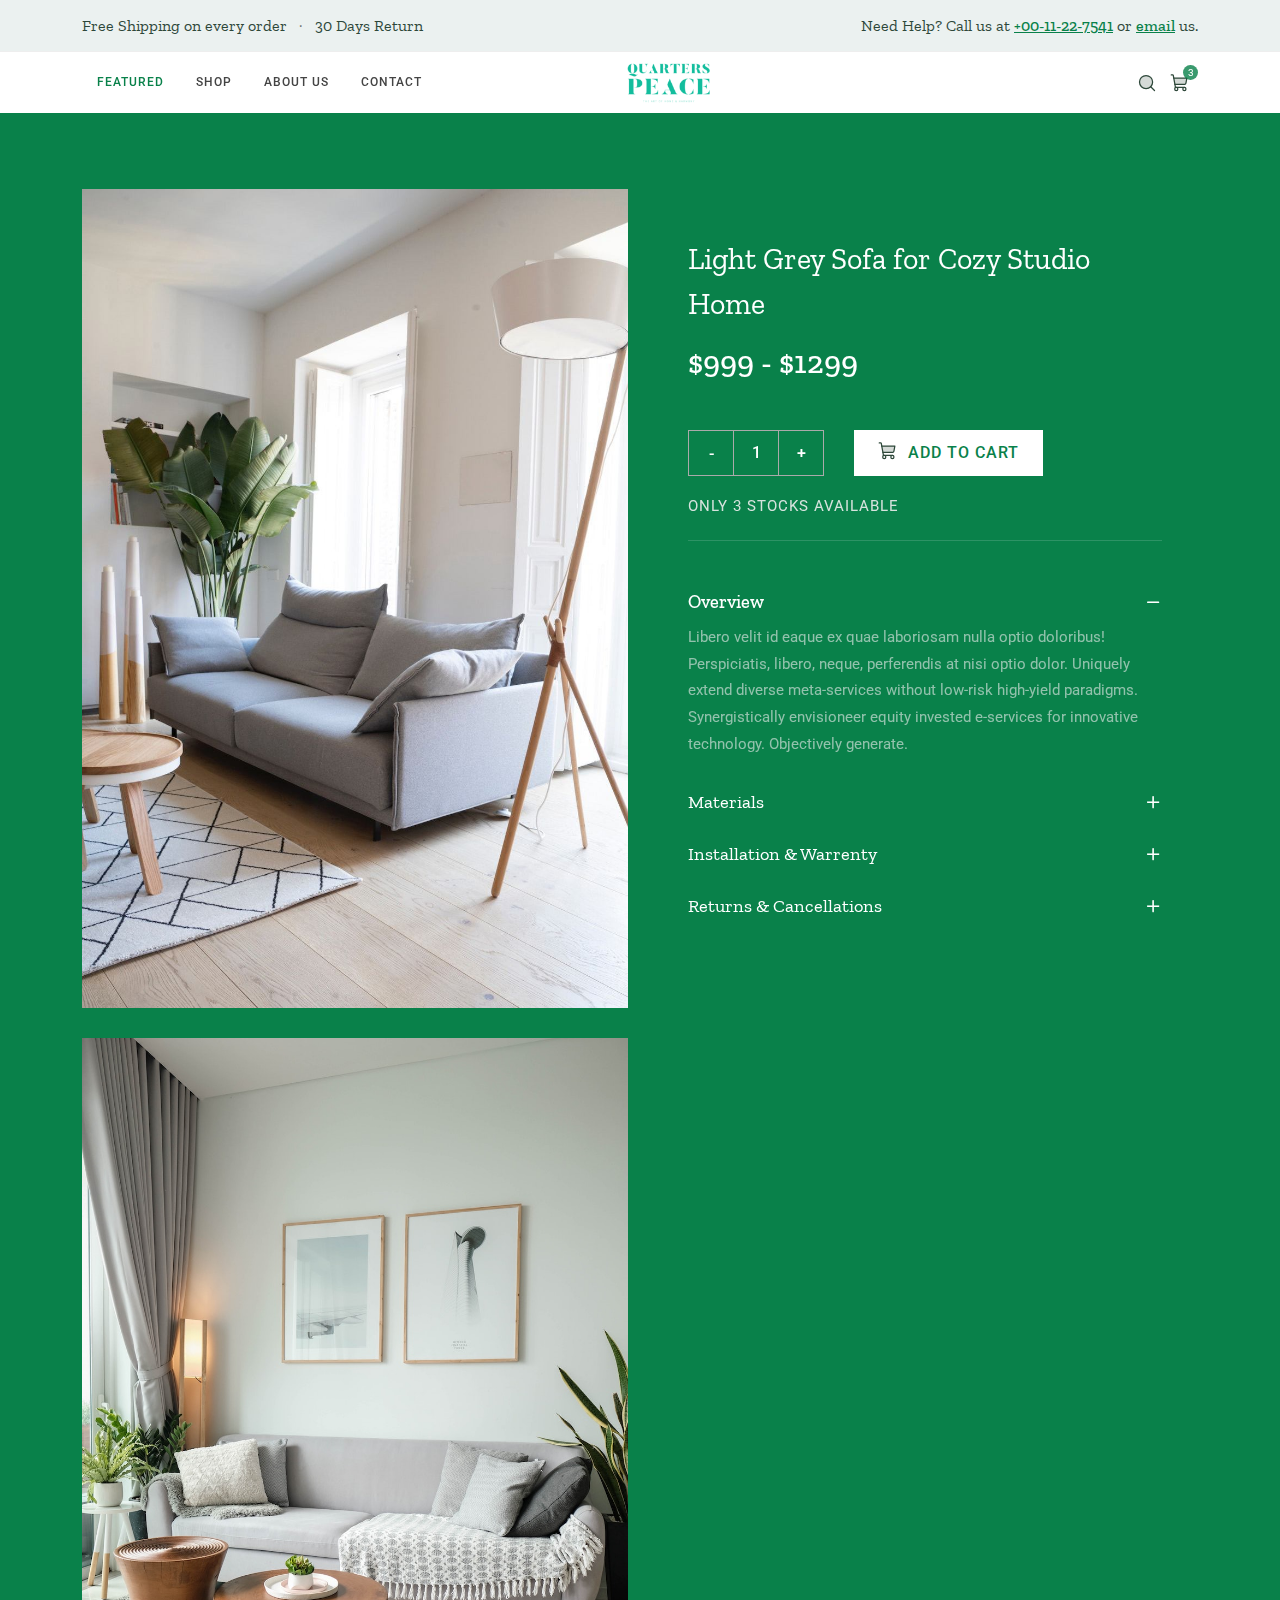
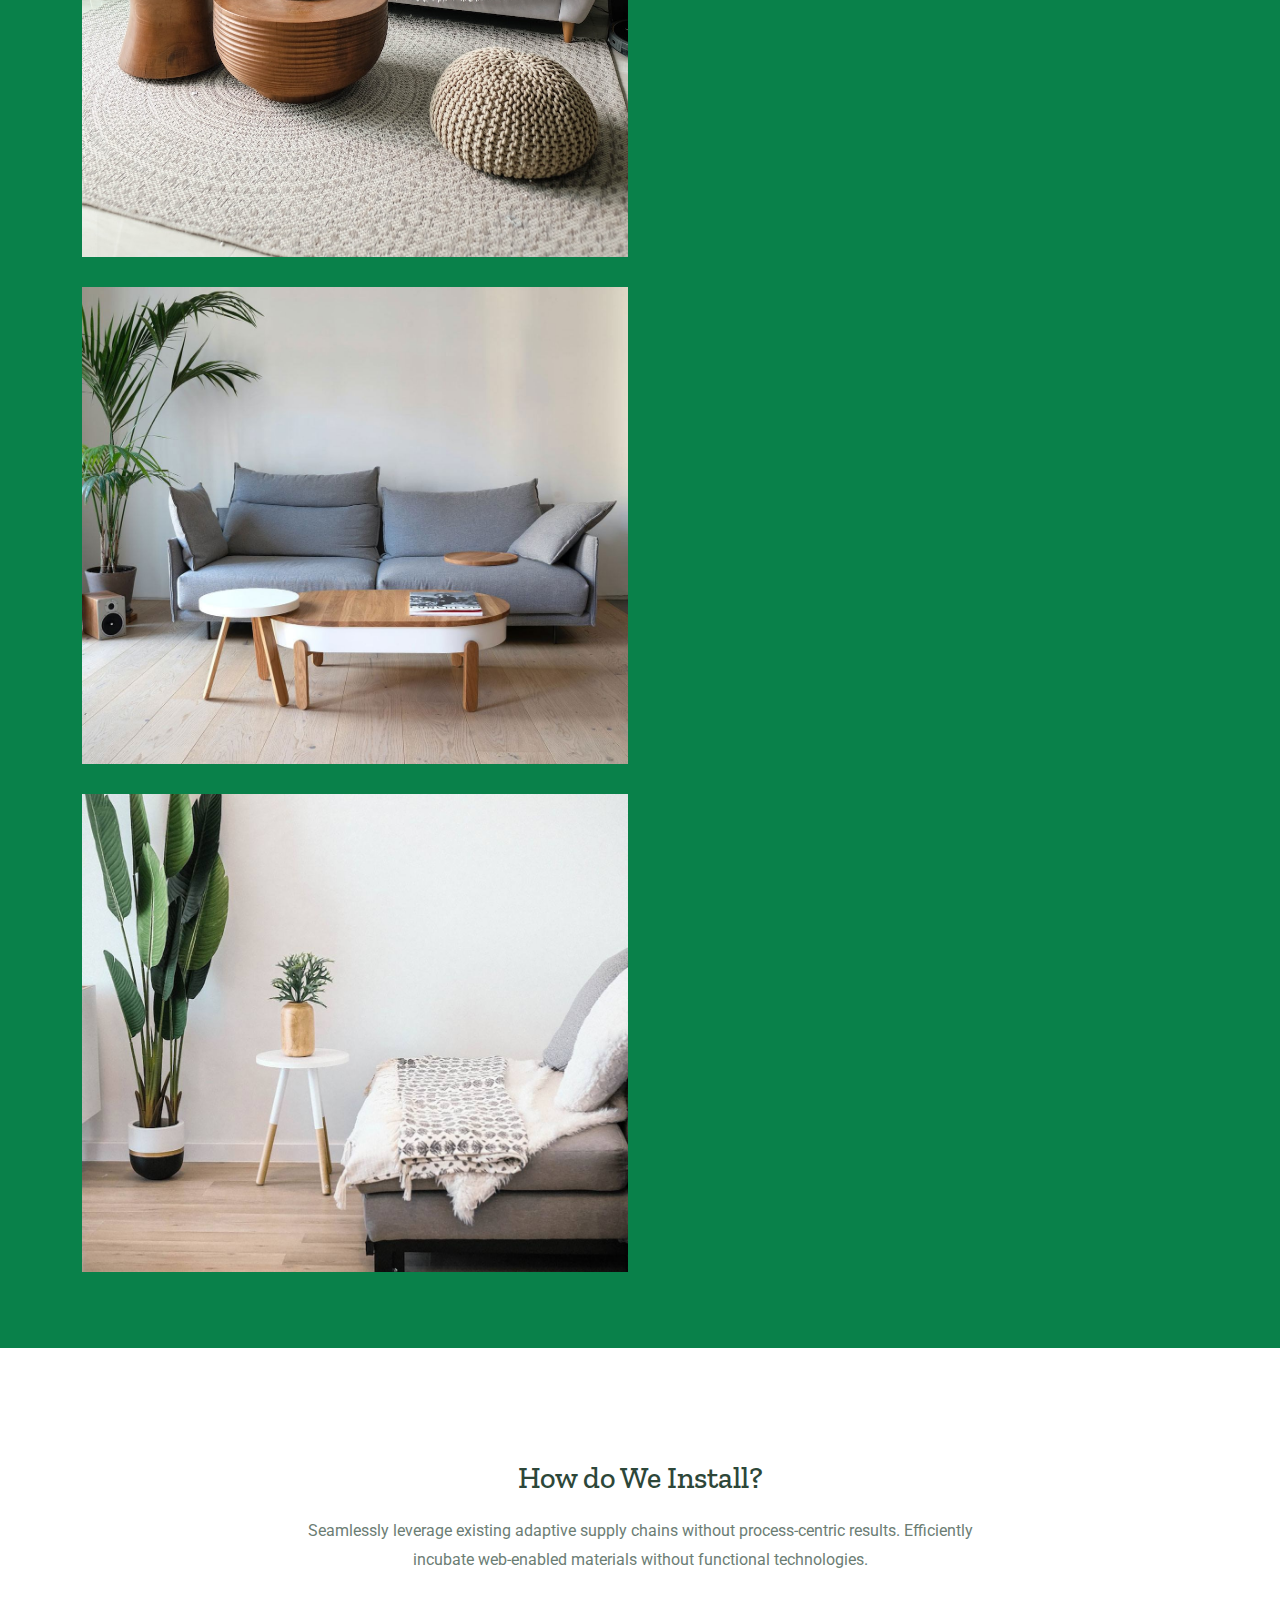
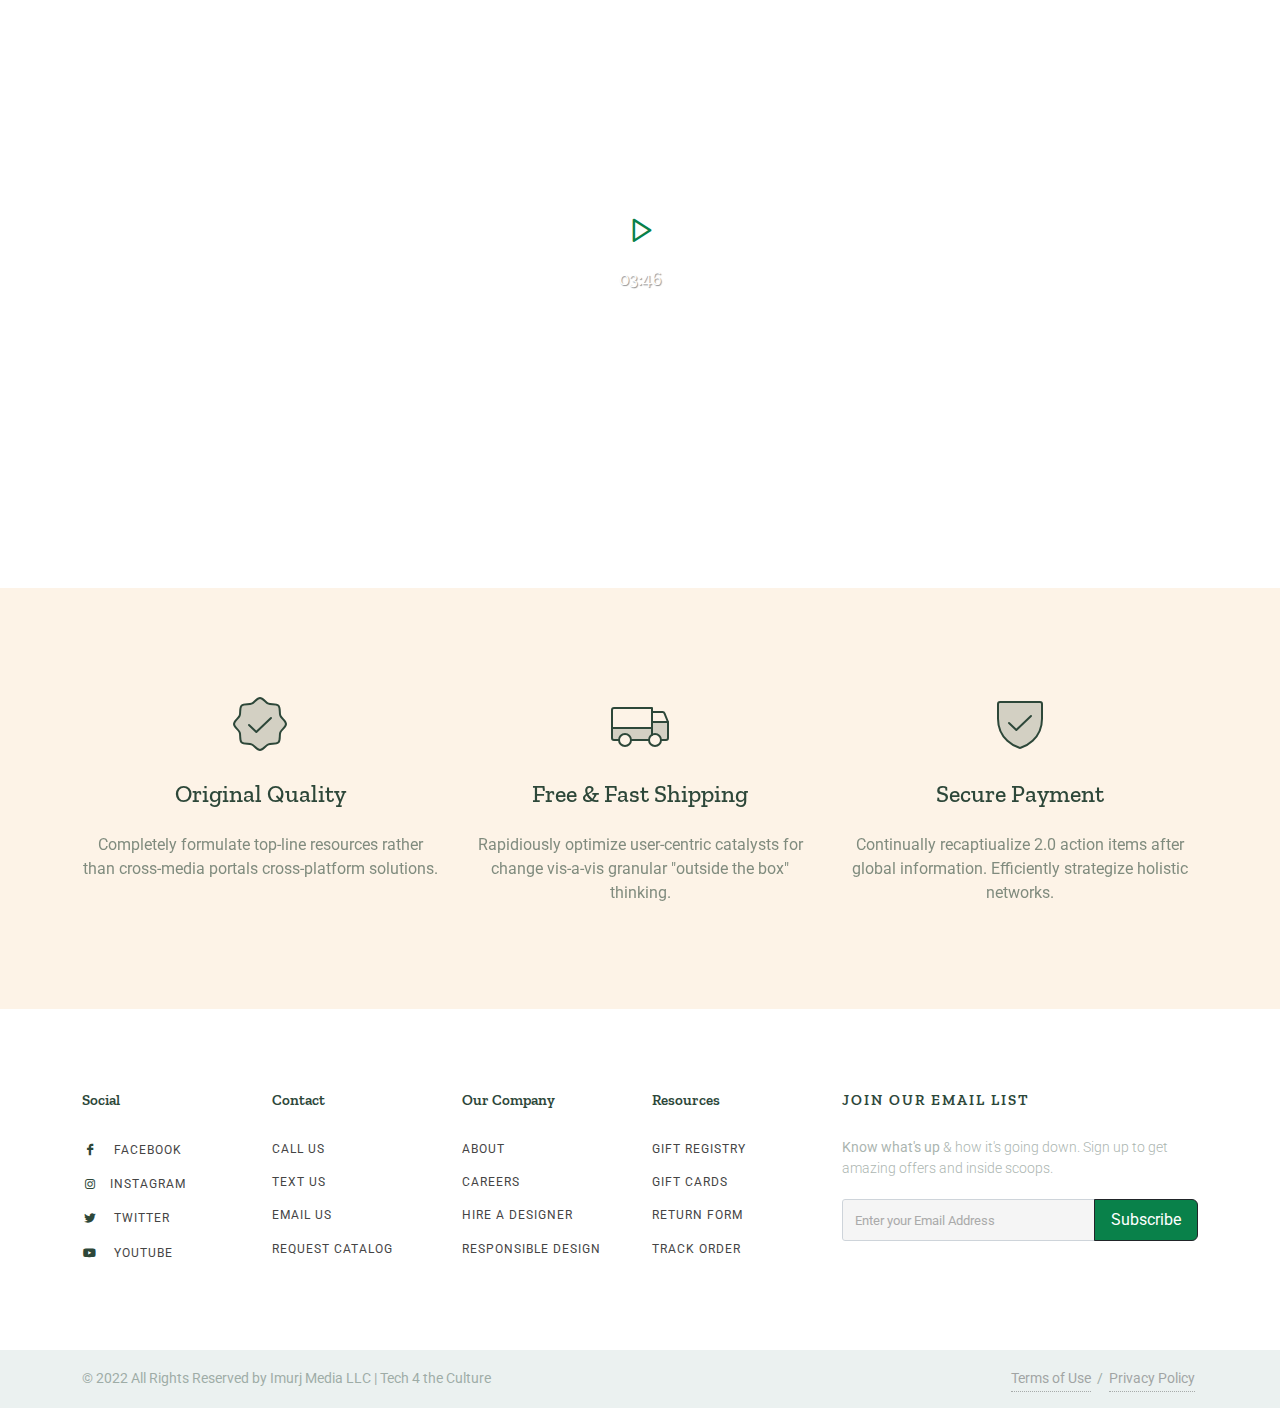
<file: furnitureSingle.html>
<!DOCTYPE html>
<html dir="ltr" lang="en-US">
<head>

	<meta http-equiv="content-type" content="text/html; charset=utf-8" />
	<meta name="author" content="AintNoDope" />

	<!-- Stylesheets
	============================================= -->
	<link rel="preconnect" href="https://fonts.gstatic.com">
	<link href="https://fonts.googleapis.com/css2?family=Roboto:wght@400;500&family=Zilla+Slab:wght@400;500&display=swap" rel="stylesheet">

	<link rel="stylesheet" href="css/bootstrap.css" type="text/css" />
	<link rel="stylesheet" href="style.css" type="text/css" />

	<link rel="stylesheet" href="css/dark.css" type="text/css" />
	<link rel="stylesheet" href="css/font-icons.css" type="text/css" />
	<link rel="stylesheet" href="css/animate.css" type="text/css" />
	<link rel="stylesheet" href="css/magnific-popup.css" type="text/css" />

	<link rel="stylesheet" href="css/custom.css" type="text/css" />
	<meta name="viewport" content="width=device-width, initial-scale=1" />

	<!-- Furniture Demo Specific Theme Stylesheet - #193532 -->
	<link rel="stylesheet" href="css/colors.php?color=193532" type="text/css" />

	<!-- Furniture Demo Specific Stylesheet -->
	<link rel="stylesheet" href="demos/furniture/furniture.css" type="text/css" /> <!-- Furniture Custom Css -->
	<link rel="stylesheet" href="demos/furniture/css/fonts.css" type="text/css" /> <!-- Furniture Custom Fonts -->
	<!-- / -->

	<!-- Document Title
	============================================= -->
	<title>Demo | Quarters Peace - Single </title>

</head>

<body class="stretched">

	<!-- Cart Panel Background
	============================================= -->
	<div class="body-overlay"></div>

	<!-- Cart Side Panel
	============================================= -->
	<div id="side-panel" class="bg-white">

		<!-- Cart Side Panel Close Icon
		============================================= -->
		<div id="side-panel-trigger-close" class="side-panel-trigger"><a href="#"><i class="icon-line-cross"></i></a></div>

		<div class="side-panel-wrap">

			<div class="top-cart d-flex flex-column h-100">
				<div class="top-cart-title">
					<h4>Shopping Cart <small class="bg-color-light icon-stacked text-center rounded-circle color">2</small></h4>
				</div>

				<!-- Cart Items
				============================================= -->
				<div class="top-cart-items">

					<!-- Cart Item 1
					============================================= -->
					<div class="top-cart-item">
						<div class="top-cart-item-image border-0">
							<a href="#"><img src="demos/furniture/images/cart/1.jpg" alt="Cart Image 1" /></a>
						</div>
						<div class="top-cart-item-desc">
							<div class="top-cart-item-desc-title">
								<a href="#" class="fw-medium">Blue Sofa for Dining Room</a>
								<span class="top-cart-item-price d-block"><del>$29.99</del> $19.99</span>
								<div class="d-flex mt-2">
									<a href="#" class="fw-normal text-black-50 text-smaller"><u>Edit</u></a>
									<a href="#" class="fw-normal text-black-50 text-smaller ms-3"><u>Remove</u></a>
								</div>
							</div>
							<div class="top-cart-item-quantity">x 1</div>
						</div>
					</div>

					<!-- Cart Item 2
					============================================= -->
					<div class="top-cart-item">
						<div class="top-cart-item-image border-0">
							<a href="#"><img src="demos/furniture/images/cart/2.jpg" alt="Cart Image 2" /></a>
						</div>
						<div class="top-cart-item-desc">
							<div class="top-cart-item-desc-title">
								<a href="#" class="fw-medium">Ceilling Light for Office</a>
								<span class="top-cart-item-price d-block">$24.99</span>
								<div class="d-flex mt-2">
									<a href="#" class="fw-normal text-black-50 text-smaller"><u>Edit</u></a>
									<a href="#" class="fw-normal text-black-50 text-smaller ms-3"><u>Remove</u></a>
								</div>
							</div>
							<div class="top-cart-item-quantity">x 2</div>
						</div>
					</div>
				</div>

				<!-- Cart Saved Text
				============================================= -->
				<div class="py-2 px-3 mt-auto text-black-50 text-smaller bg-color-light">
					<span><svg xmlns="http://www.w3.org/2000/svg" width="16" height="16" fill="var(--themecolor)" viewBox="0 0 256 256"><rect width="256" height="256" fill="none"></rect><path d="M54.46089,201.53911c-9.204-9.204-3.09935-28.52745-7.78412-39.85C41.82037,149.95168,24,140.50492,24,127.99963,24,115.4945,41.82047,106.048,46.67683,94.31079c4.68477-11.32253-1.41993-30.6459,7.78406-39.8499s28.52746-3.09935,39.85-7.78412C106.04832,41.82037,115.49508,24,128.00037,24c12.50513,0,21.95163,17.82047,33.68884,22.67683,11.32253,4.68477,30.6459-1.41993,39.8499,7.78406s3.09935,28.52746,7.78412,39.85C214.17963,106.04832,232,115.49508,232,128.00037c0,12.50513-17.82047,21.95163-22.67683,33.68884-4.68477,11.32253,1.41993,30.6459-7.78406,39.8499s-28.52745,3.09935-39.85,7.78412C149.95168,214.17963,140.50492,232,127.99963,232c-12.50513,0-21.95163-17.82047-33.68884-22.67683C82.98826,204.6384,63.66489,210.7431,54.46089,201.53911Z" opacity="0.2"></path><path d="M54.46089,201.53911c-9.204-9.204-3.09935-28.52745-7.78412-39.85C41.82037,149.95168,24,140.50492,24,127.99963,24,115.4945,41.82047,106.048,46.67683,94.31079c4.68477-11.32253-1.41993-30.6459,7.78406-39.8499s28.52746-3.09935,39.85-7.78412C106.04832,41.82037,115.49508,24,128.00037,24c12.50513,0,21.95163,17.82047,33.68884,22.67683,11.32253,4.68477,30.6459-1.41993,39.8499,7.78406s3.09935,28.52746,7.78412,39.85C214.17963,106.04832,232,115.49508,232,128.00037c0,12.50513-17.82047,21.95163-22.67683,33.68884-4.68477,11.32253,1.41993,30.6459-7.78406,39.8499s-28.52745,3.09935-39.85,7.78412C149.95168,214.17963,140.50492,232,127.99963,232c-12.50513,0-21.95163-17.82047-33.68884-22.67683C82.98826,204.6384,63.66489,210.7431,54.46089,201.53911Z" fill="none" stroke="var(--themecolor)" stroke-linecap="round" stroke-linejoin="round" stroke-width="16"></path><polyline points="172 104 113.333 160 84 132" fill="none" stroke="var(--themecolor)" stroke-linecap="round" stroke-linejoin="round" stroke-width="16"></polyline></svg> You save $10.00 on this order.</span>
				</div>

				<!-- Cart Price and Button
				============================================= -->
				<div class="top-cart-action flex-column align-items-stretch">
					<div class="d-flex justify-content-between align-items-center mb-2">
						<small class="text-uppercase ls1">Total</small>
						<h4 class="fw-medium font-body mb-0">$69.97</h4>
					</div>
					<a href="#" class="button btn-block text-center m-0 fw-normal"><i style="position: relative; top: -2px;"><svg xmlns="http://www.w3.org/2000/svg" width="18" height="18" fill="#FFF" viewBox="0 0 256 256"><rect width="256" height="256" fill="none"></rect><path d="M40,192a16,16,0,0,0,16,16H216a8,8,0,0,0,8-8V88a8,8,0,0,0-8-8H56A16,16,0,0,1,40,64Z" opacity="0.2"></path><path d="M40,64V192a16,16,0,0,0,16,16H216a8,8,0,0,0,8-8V88a8,8,0,0,0-8-8H56A16,16,0,0,1,40,64v0A16,16,0,0,1,56,48H192" fill="none" stroke="#FFF" stroke-linecap="round" stroke-linejoin="round" stroke-width="10"></path><circle cx="180" cy="144" r="12"></circle></svg></i> Checkout</a>
				</div>
			</div>

		</div>

	</div>

	<!-- Document Wrapper
	============================================= -->
	<div id="wrapper" class="clearfix">

		<!-- Top Bar
		============================================= -->
		<div id="top-bar" class="py-3 text-center bg-color-light">
			<div class="container clearfix">
				<div class="d-md-flex justify-content-md-between align-items-md-center">
					<h4 class="mb-2 mb-md-0 h6 fw-normal">Free Shipping on every order <span class="mx-2 text-black-50">&middot;</span> 30 Days Return</h4>

					<h4 class="mb-0 h6 fw-normal">Need Help? Call us at <a class="color" href="tel:+00-11-22-7541"><u class="fw-medium">+00-11-22-7541</u></a> or <a class="color" href="mailto:noreply@canvas.com"><u class="fw-medium">email</u></a> us.</h4>
				</div>
			</div>
		</div><!-- #top-bar end -->

		<!-- Header
		============================================= -->
		<header id="header" class="header-size-sm border-bottom-0">
			<div id="header-wrap">
				<div class="container">
					<div class="header-row justify-content-lg-between">

						<!-- Logo
						============================================= -->
						<div id="logo" class="mx-auto col-auto flex-column order-2">
							<a href="index.html" class="standard-logo"><img src="demos/furniture/images/logo.png" alt="QP Logo"></a>
							<a href="index.html" class="retina-logo"><img src="demos/furniture/images/logo@2x.png" alt="QP Logo"></a>
						</div><!-- #logo end -->

						<div class="header-misc col-auto col-lg-3 order-3 justify-content-lg-end ms-0 ms-sm-3 px-0">

							<!-- Top Search
							============================================= -->
							<div id="top-search" class="header-misc-icon">
								<a href="#" id="top-search-trigger">
									<i><svg xmlns="http://www.w3.org/2000/svg" width="20" height="20" fill="var(--themecolor)" viewBox="0 0 256 256"><rect width="256" height="256" fill="none"></rect><circle cx="115.99512" cy="116" r="84" opacity="0.2"></circle><circle cx="115.99512" cy="116" r="84" fill="none" stroke="var(--themecolor)" stroke-linecap="round" stroke-linejoin="round" stroke-width="16"></circle><line x1="175.38868" y1="175.40039" x2="223.98926" y2="224.00098" fill="none" stroke="var(--themecolor)" stroke-linecap="round" stroke-linejoin="round" stroke-width="16"></line></svg></i>
									<i><svg xmlns="http://www.w3.org/2000/svg" width="20" height="20" fill="var(--themecolor)" viewBox="0 0 256 256"><rect width="256" height="256" fill="none"></rect><circle cx="128" cy="128" r="96" opacity="0.2"></circle><circle cx="128" cy="128" r="96" fill="none" stroke="var(--themecolor)" stroke-miterlimit="10" stroke-width="16"></circle><line x1="160" y1="96" x2="96" y2="160" fill="none" stroke="var(--themecolor)" stroke-linecap="round" stroke-linejoin="round" stroke-width="16"></line><line x1="160" y1="160" x2="96" y2="96" fill="none" stroke="var(--themecolor)" stroke-linecap="round" stroke-linejoin="round" stroke-width="16"></line></svg></i>
								</a>
							</div><!-- #top-search end -->

							<!-- Top Cart
							============================================= -->
							<div id="top-cart" class="header-misc-icon">
								<a href="#" class="side-panel-trigger"><svg xmlns="http://www.w3.org/2000/svg" width="20" height="20" fill="var(--themecolor)" viewBox="0 0 256 256"><rect width="256" height="256" fill="none"></rect><path d="M62.54543,144H188.10132a16,16,0,0,0,15.74192-13.13783L216,64H48Z" opacity="0.2"></path><path d="M184,184H69.81818L41.92162,30.56892A8,8,0,0,0,34.05066,24H16" fill="none" stroke="var(--themecolor)" stroke-linecap="round" stroke-linejoin="round" stroke-width="16"></path><circle cx="80" cy="204" r="20" fill="none" stroke="var(--themecolor)" stroke-linecap="round" stroke-linejoin="round" stroke-width="16"></circle><circle cx="184" cy="204" r="20" fill="none" stroke="var(--themecolor)" stroke-linecap="round" stroke-linejoin="round" stroke-width="16"></circle><path d="M62.54543,144H188.10132a16,16,0,0,0,15.74192-13.13783L216,64H48" fill="none" stroke="var(--themecolor)" stroke-linecap="round" stroke-linejoin="round" stroke-width="16"></path></svg><span class="top-cart-number">3</span></a>
							</div><!-- #top-cart end -->

						</div>

						<!-- Mobile Menu Icon
						============================================= -->
						<div id="primary-menu-trigger">
							<svg xmlns="http://www.w3.org/2000/svg" width="24" height="24" viewBox="0 0 256 256"><defs><style>.a,.c{fill:none;}.b{fill:var(--themecolor);opacity:0.2;}.c,.d{stroke:var(--themecolor);}.c{stroke-miterlimit:10;stroke-width:14px;}.d{stroke-linecap:round;stroke-linejoin:round;stroke-width:13px;}</style></defs><rect class="a" width="24" height="24"/><circle class="b" cx="96" cy="96" r="96" transform="translate(32 32)"/><circle class="c" cx="96" cy="96" r="96" transform="translate(32 32)"/><line class="d" x2="85" transform="translate(86 127)"/><line class="d" x2="85" transform="translate(86 97)"/><line class="d" x2="85" transform="translate(86 159)"/></svg>
							<svg xmlns="http://www.w3.org/2000/svg" width="24" height="24" fill="var(--themecolor)" viewBox="0 0 256 256"><rect width="256" height="256" fill="none"></rect><circle cx="128" cy="128" r="96" opacity="0.2"></circle><circle cx="128" cy="128" r="96" fill="none" stroke="var(--themecolor)" stroke-miterlimit="10" stroke-width="16"></circle><line x1="160" y1="96" x2="96" y2="160" fill="none" stroke="var(--themecolor)" stroke-linecap="round" stroke-linejoin="round" stroke-width="16"></line><line x1="160" y1="160" x2="96" y2="96" fill="none" stroke="var(--themecolor)" stroke-linecap="round" stroke-linejoin="round" stroke-width="16"></line></svg>
						</div>

						<!-- Primary Navigation
						============================================= -->
						<nav class="primary-menu with-arrows order-lg-1 order-last px-0">

							<ul class="menu-container">
								<li class="menu-item current">
									<a class="menu-link" href="index.html">
										<div>Featured</div>
									</a>
									<ul class="sub-menu-container">
										<li class="menu-item">
											<a class="menu-link" href="index.html"><div>New Arrivals</div></a>
										</li>
										<li class="menu-item">
											<a class="menu-link" href="index.html"><div>Sale</div></a>
										</li>
									</ul>
								</li>
								<li class="menu-item mega-menu mega-menu-full">
									<a href="furnitureProducts.html" class="menu-link"><div>Shop</div></a>

									<!-- Menu DropDown
									============================================= -->
									<div class="mega-menu-content border-bottom-0">
										<div class="container">
											<div class="row">
												<ul class="sub-menu-container mega-menu-column col-lg-auto">
													<li class="menu-item">
														<a class="menu-link" href="furnitureProducts.html"><div>By Room</div></a>
														<!-- Menu Sub DropDown
														============================================= -->
														<ul class="sub-menu-container mega-menu-dropdown">
															<li class="menu-item">
																<a class="menu-link" href="furnitureProducts.html"><div>Living Room</div></a>
															</li>
															<li class="menu-item">
																<a class="menu-link" href="furnitureProducts.html"><div>Dining Room</div></a>
															</li>
															<li class="menu-item">
																<a class="menu-link" href="furnitureProducts.html"><div>Bedroom</div></a>
															</li>
															<li class="menu-item">
																<a class="menu-link" href="furnitureProducts.html"><div>Bathroom</div></a>
															</li>
															<li class="menu-item">
																<a class="menu-link" href="furnitureProducts.html"><div>Home Office</div></a>
															</li>
														</ul>
													</li>
												</ul>
												<ul class="sub-menu-container mega-menu-column col-lg-auto">
													<li class="menu-item">
														<a class="menu-link" href="furnitureProducts.html"><div>Art & Objects</div></a>
													</li>
												</ul>
												<ul class="sub-menu-container mega-menu-column col-lg-auto">
													<li class="menu-item">
														<a class="menu-link" href="furnitureProducts.html"><div>Bedding & Textile</div></a>
													</li>
												</ul>
												<ul class="sub-menu-container mega-menu-column col-lg-auto">
													<li class="menu-item">
														<a class="menu-link" href="furnitureProducts.html"><div>Rugs</div></a>
													</li>
												</ul>
												<ul class="sub-menu-container mega-menu-column col-lg-auto">
													<li class="menu-item">
														<a class="menu-link" href="furnitureProducts.html"><div>Scent & Bath</div></a>
													</li>
												<ul class="sub-menu-container mega-menu-column col-lg-auto">
													
											</ul>
												</ul>
												<ul class="sub-menu-container mega-menu-column col-lg-auto">
													<li class="menu-item">
														<a class="menu-link" href="furnitureProducts.html"><div>More</div></a>
														<ul class="sub-menu-container mega-menu-dropdown">
															<li class="menu-item">
																<a class="menu-link" href="furnitureProducts.html"><div>Pillows</div></a>
															</li>
															<li class="menu-item">
																<a class="menu-link" href="furnitureProducts.html"><div>Curtains</div></a>
															</li>
															<li class="menu-item">
																<a class="menu-link" href="furnitureProducts.html"><div>Lighting</div></a>
															</li>
															<li class="menu-item">
																<a class="menu-link" href="furnitureProducts.html"><div>Pillows</div></a>
															</li>
															<li class="menu-item">
																<a class="menu-link" href="furnitureProducts.html"><div>Kitchen</div></a>
															</li>
															<li class="menu-item">
																<a class="menu-link" href="furnitureProducts.html"><div>Stationary</div></a>
															</li>
														</ul>
													</li>
												</ul>
												<!--<ul class="sub-menu-container mega-menu-column bg-color-light col-lg-auto">
													<li class="menu-item">
														<a class="menu-link" href="furnitureSingle.html"><div><i class="icon-line-link"></i>Single Page</div></a>
													</li>
												</ul>-->
											</div>
										</div>
									</div>
								</li>
								<li class="menu-item">
									<a class="menu-link" href="furnitureAbout.html">
										<div>About Us</div>
									</a>
								</li>
								<li class="menu-item"><a class="menu-link" href="furnitureContact.html">
									<div>Contact</div>
								</a></li>
							</ul>

						</nav><!-- #primary-menu end -->

						<!-- Top Search Form
						============================================= -->
						<form class="top-search-form" action="search.html" method="get">
							<input type="text" name="q" class="form-control" value="" placeholder="Type &amp; Hit Enter.." autocomplete="off">
						</form>

					</div>
				</div>
			</div>
			<div class="header-wrap-clone"></div>
		</header><!-- #header end -->

		<!-- Content
		============================================= -->
		<section id="content">
			<div class="content-wrap py-0 overflow-visible">

				<div class="section bg-color dark overflow-visible mt-0">
					<div class="container">

						<!-- 1. Section
						============================================= -->
						<div class="single-product py-lg-3">

							<!-- Product
							============================================= -->
							<div class="product">

								<div class="row">

									<!-- Product Image
									============================================= -->
									<div class="col-md-6">
										<div class="row align-items-start gutter-30" data-lightbox="gallery"> <!-- .align-items-center for mobile Bugs fixed -->
											<a href="demos/furniture/images/ajax/1.jpg" data-lightbox="gallery-item" class="col-sm-12 col-6"><img src="demos/furniture/images/ajax/1.jpg" alt="Image 1"></a>
											<a href="demos/furniture/images/ajax/4.jpg" data-lightbox="gallery-item" class="col-sm-12 col-6"><img src="demos/furniture/images/ajax/4.jpg" alt="Image 4"></a>
											<a href="demos/furniture/images/ajax/2.jpg" data-lightbox="gallery-item" class="col-sm-12 col-6"><img src="demos/furniture/images/ajax/2.jpg" alt="Image 2"></a>
											<a href="demos/furniture/images/ajax/3.jpg" data-lightbox="gallery-item" class="col-sm-12 col-6"><img src="demos/furniture/images/ajax/3.jpg" alt="Image 3"></a>
										</div>
									</div>

									<!-- Product Description
									============================================= -->
									<div class="col-md-6 product-desc p-lg-5 px-4 py-0 mt-5 mt-md-0 content-sticky">

										<!-- Product Title
										============================================= -->
										<h2 class="mb-3 fw-normal text-white">Light Grey Sofa for Cozy Studio Home</h2>

										<!-- Product Price
										============================================= -->
										<h3 class="h2 mb-5 fw-medium text-white">$999 - $1299</h3>

										<!-- Product Single - Quantity & Cart Button
										============================================= -->
										<form class="cart mb-0 d-flex align-items-center" method="post" enctype='multipart/form-data'>
											<div class="quantity position-relative mb-3 clearfix">
												<input type="button" value="-" class="minus">
												<input type="number" step="1" min="1" max="3" name="quantity" value="1" title="Qty" class="qty" />
												<input type="button" value="+" class="plus">
												<div class="clear"></div>
												<span class="stock-in">Only 3 Stocks Available</span>
												<span class="stock-out">Ooops! There is no more Stock</span>
											</div>
											<button type="submit" class="add-to-cart button button-large fw-medium color button-light bg-white px-lg-4 add-to-cart m-0 mb-3"><i style="position: relative; top: -2px;"><svg xmlns="http://www.w3.org/2000/svg" width="20" height="20" fill="var(--themecolor)" viewBox="0 0 256 256"><rect width="256" height="256" fill="none"></rect><path d="M62.54543,144H188.10132a16,16,0,0,0,15.74192-13.13783L216,64H48Z" opacity="0.2"></path><path d="M184,184H69.81818L41.92162,30.56892A8,8,0,0,0,34.05066,24H16" fill="none" stroke="var(--themecolor)" stroke-linecap="round" stroke-linejoin="round" stroke-width="16"></path><circle cx="80" cy="204" r="20" fill="none" stroke="var(--themecolor)" stroke-linecap="round" stroke-linejoin="round" stroke-width="16"></circle><circle cx="184" cy="204" r="20" fill="none" stroke="var(--themecolor)" stroke-linecap="round" stroke-linejoin="round" stroke-width="16"></circle><path d="M62.54543,144H188.10132a16,16,0,0,0,15.74192-13.13783L216,64H48" fill="none" stroke="var(--themecolor)" stroke-linecap="round" stroke-linejoin="round" stroke-width="16"></path></svg></i> Add to cart</button>
										</form><!-- Product Single - Quantity & Cart Button End -->


										<!-- Line
										============================================= -->
										<div class="line my-5"></div>

										<!-- Product Toggle - Overview
										============================================= -->
										<div class="pb-4 qv-toogle">
											<a href="#" class="font-primary d-flex align-items-center mb-0 text-white" data-bs-toggle="collapse" data-bs-target="#overview" aria-expanded="true" aria-controls="overview">Overview
												<i class="icon-line-plus ms-auto"></i>
												<i class="icon-line-minus ms-auto"></i>
											</a>
											<div class="collapse show" id="overview">
												<p class="op-06 fw-normal my-2">Libero velit id eaque ex quae laboriosam nulla optio doloribus! Perspiciatis, libero, neque, perferendis at nisi optio dolor. Uniquely extend diverse meta-services without low-risk high-yield paradigms. Synergistically envisioneer equity invested e-services for innovative technology. Objectively generate.</p>
											</div>
										</div>

										<!-- Product Toggle - Materials
										============================================= -->
										<div class="pb-4 qv-toogle">
											<a href="#" class="font-primary d-flex align-items-center mb-0 collapsed text-white" data-bs-toggle="collapse" data-bs-target="#materials" aria-expanded="false" aria-controls="materials">Materials
												<i class="icon-line-plus ms-auto"></i>
												<i class="icon-line-minus ms-auto"></i>
											</a>
											<div class="collapse" id="materials">
												<p class="op-06 fw-normal my-2">Some placeholder content for the collapse component. This panel is hidden by default but revealed when the user activates the relevant trigger.</p>
											</div>
										</div>

										<!-- Product Toggle - Installation & Warrenty
										============================================= -->
										<div class="pb-4 qv-toogle">
											<a href="#" class="font-primary d-flex align-items-center mb-0 collapsed text-white" data-bs-toggle="collapse" data-bs-target="#installation" aria-expanded="false" aria-controls="installation">Installation &amp; Warrenty
												<i class="icon-line-plus ms-auto"></i>
												<i class="icon-line-minus ms-auto"></i>
											</a>
											<div class="collapse" id="installation">
												<p class="op-06 fw-normal my-2">Some placeholder content for the collapse component. This panel is hidden by default but revealed when the user activates the relevant trigger.</p>
											</div>
										</div>

										<!-- Product Toggle - Returns & Cancellations
										============================================= -->
										<div class="pb-4 qv-toogle">
											<a href="#" class="font-primary d-flex align-items-center mb-0 collapsed text-white" data-bs-toggle="collapse" data-bs-target="#return" aria-expanded="false" aria-controls="return">Returns &amp; Cancellations
												<i class="icon-line-plus ms-auto"></i>
												<i class="icon-line-minus ms-auto"></i>
											</a>
											<div class="collapse" id="return">
												<p class="op-06 fw-normal my-2">Some placeholder content for the collapse component. This panel is hidden by default but revealed when the user activates the relevant trigger.</p>
											</div>
										</div>

									</div>
								</div>

							</div>

						</div><!-- Section End -->

					</div>

				</div>

				<div class="section bg-transparent my-0 py-5">
					<div class="mw-sm mx-auto text-center px-4 px-md-0">
						<h2 class="fw-medium mb-3">How do We Install?</h2>
						<p class="op-07 px-md-5 mb-5">Seamlessly leverage existing adaptive supply chains without process-centric results. Efficiently incubate web-enabled materials without functional technologies.</p>
						<a href="https://www.youtube.com/watch?v=lWb_427hIl0" data-lightbox="iframe" class="d-flex flex-column justify-content-center align-items-center mb-2  h-scale-sm transform-ts rounded-xxxl" style="background: url('https://source.unsplash.com/lqdrW2O-GKA') no-repeat center center / cover; min-height: 450px">
							<i class="icon-line-play h3 icon-stacked text-center rounded-circle ps-1 color bg-white"></i>
							<h4 class="mb-0 text-monospace fw-normal text-white" style="text-shadow: 1px 1px 1px #00000073">03:46</h4>
						</a>
					</div>
				</div>

				<!-- 5. Section Fetured Boxes
				============================================= -->
				<div class="section custom-bg mb-0 py-6" style="--custom-bg: #fdf3e7;">
					<div class="container py-lg-4">
						<div class="row col-mb-50">

							<!-- feature-box 1 -->
							<div class="col-md-4">
								<div class="feature-box fbox-center fbox-dark fbox-plain">
									<div class="fbox-icon">
										<svg xmlns="http://www.w3.org/2000/svg" width="64" height="64" fill="var(--themecolor)" viewBox="0 0 256 256"><rect width="256" height="256" fill="none"></rect><path d="M54.46089,201.53911c-9.204-9.204-3.09935-28.52745-7.78412-39.85C41.82037,149.95168,24,140.50492,24,127.99963,24,115.4945,41.82047,106.048,46.67683,94.31079c4.68477-11.32253-1.41993-30.6459,7.78406-39.8499s28.52746-3.09935,39.85-7.78412C106.04832,41.82037,115.49508,24,128.00037,24c12.50513,0,21.95163,17.82047,33.68884,22.67683,11.32253,4.68477,30.6459-1.41993,39.8499,7.78406s3.09935,28.52746,7.78412,39.85C214.17963,106.04832,232,115.49508,232,128.00037c0,12.50513-17.82047,21.95163-22.67683,33.68884-4.68477,11.32253,1.41993,30.6459-7.78406,39.8499s-28.52745,3.09935-39.85,7.78412C149.95168,214.17963,140.50492,232,127.99963,232c-12.50513,0-21.95163-17.82047-33.68884-22.67683C82.98826,204.6384,63.66489,210.7431,54.46089,201.53911Z" opacity="0.2"></path><path d="M54.46089,201.53911c-9.204-9.204-3.09935-28.52745-7.78412-39.85C41.82037,149.95168,24,140.50492,24,127.99963,24,115.4945,41.82047,106.048,46.67683,94.31079c4.68477-11.32253-1.41993-30.6459,7.78406-39.8499s28.52746-3.09935,39.85-7.78412C106.04832,41.82037,115.49508,24,128.00037,24c12.50513,0,21.95163,17.82047,33.68884,22.67683,11.32253,4.68477,30.6459-1.41993,39.8499,7.78406s3.09935,28.52746,7.78412,39.85C214.17963,106.04832,232,115.49508,232,128.00037c0,12.50513-17.82047,21.95163-22.67683,33.68884-4.68477,11.32253,1.41993,30.6459-7.78406,39.8499s-28.52745,3.09935-39.85,7.78412C149.95168,214.17963,140.50492,232,127.99963,232c-12.50513,0-21.95163-17.82047-33.68884-22.67683C82.98826,204.6384,63.66489,210.7431,54.46089,201.53911Z" fill="none" stroke="var(--themecolor)" stroke-linecap="round" stroke-linejoin="round" stroke-width="8"></path><polyline points="172 104 113.333 160 84 132" fill="none" stroke="var(--themecolor)" stroke-linecap="round" stroke-linejoin="round" stroke-width="8"></polyline></svg>
									</div>
									<div class="fbox-content">
										<h2 class="nott fw-medium h4 mb-4">Original Quality</h2>
										<p class="op-06">Completely formulate top-line resources rather than cross-media portals cross-platform solutions.</p>
									</div>
								</div>
							</div>

							<!-- feature-box 2 -->
							<div class="col-md-4">
								<div class="feature-box fbox-center fbox-dark fbox-plain">
									<div class="fbox-icon">
										<svg xmlns="http://www.w3.org/2000/svg" width="64" height="64" fill="var(--themecolor)" viewBox="0 0 256 256"><rect width="256" height="256" fill="none"></rect><path d="M176,144H16v40a8,8,0,0,0,8,8H44a24,24,0,0,1,48,0h72a23.99048,23.99048,0,0,1,11.99813-20.78815Z" opacity="0.2"></path><path d="M212,192a24.00631,24.00631,0,0,0-36.00187-20.78815L176,120h64v64a8,8,0,0,1-8,8H212" opacity="0.2"></path><path d="M240,120H176V80h42.58374a8,8,0,0,1,7.42781,5.02887Z" fill="none" stroke="var(--themecolor)" stroke-linecap="round" stroke-linejoin="round" stroke-width="8"></path><line x1="16" y1="144" x2="176" y2="144" fill="none" stroke="var(--themecolor)" stroke-linecap="round" stroke-linejoin="round" stroke-width="8"></line><circle cx="188" cy="192" r="24" fill="none" stroke="var(--themecolor)" stroke-miterlimit="10" stroke-width="8"></circle><circle cx="68" cy="192" r="24" fill="none" stroke="var(--themecolor)" stroke-miterlimit="10" stroke-width="8"></circle><line x1="164" y1="192" x2="92" y2="192" fill="none" stroke="var(--themecolor)" stroke-linecap="round" stroke-linejoin="round" stroke-width="8"></line><path d="M44,192H24a8,8,0,0,1-8-8V72a8,8,0,0,1,8-8H176V171.21508" fill="none" stroke="var(--themecolor)" stroke-linecap="round" stroke-linejoin="round" stroke-width="8"></path><path d="M176,171.21508V120h64v64a8,8,0,0,1-8,8H212" fill="none" stroke="var(--themecolor)" stroke-linecap="round" stroke-linejoin="round" stroke-width="8"></path></svg>
									</div>
									<div class="fbox-content">
										<h2 class="nott fw-medium h4 mb-4">Free & Fast Shipping</h2>
										<p class="op-06">Rapidiously optimize user-centric catalysts for change vis-a-vis granular "outside the box" thinking.</p>
									</div>
								</div>
							</div>

							<!-- feature-box 3 -->
							<div class="col-md-4">
								<div class="feature-box fbox-center fbox-dark fbox-plain">
									<div class="fbox-icon">
										<svg xmlns="http://www.w3.org/2000/svg" width="64" height="64" fill="var(--themecolor)" viewBox="0 0 256 256"><rect width="256" height="256" fill="none"></rect><path d="M40,106.66667V48a8,8,0,0,1,8-8H208a8,8,0,0,1,8,8v58.66667c0,84.01533-71.306,111.85016-85.5438,116.57058a7.54755,7.54755,0,0,1-4.9124,0C111.306,218.51683,40,190.682,40,106.66667Z" opacity="0.2"></path><path d="M40,106.66667V48a8,8,0,0,1,8-8H208a8,8,0,0,1,8,8v58.66667c0,84.01533-71.306,111.85016-85.5438,116.57058a7.54755,7.54755,0,0,1-4.9124,0C111.306,218.51683,40,190.682,40,106.66667Z" fill="none" stroke="var(--themecolor)" stroke-linecap="round" stroke-linejoin="round" stroke-width="8"></path><polyline points="172 96 113.333 152 84 124" fill="none" stroke="var(--themecolor)" stroke-linecap="round" stroke-linejoin="round" stroke-width="8"></polyline></svg>
									</div>
									<div class="fbox-content">
										<h2 class="nott fw-medium h4 mb-4">Secure Payment</h2>
										<p class="op-06">Continually recaptiualize 2.0 action items after global information. Efficiently strategize holistic networks.</p>
									</div>
								</div>
							</div>
						</div>
					</div>
				</div><!-- Section End -->

			</div>
		</section><!-- #content end -->

		<!-- Footer
		============================================= -->
		<footer id="footer" class="border-0 bg-white">
			<div class="container">

				<!-- Footer Widgets
				============================================= -->
				<div class="footer-widgets-wrap py-lg-6">
					<div class="row col-mb-30">

						<!-- Footer Col 1 -->
						<div class="col-lg-2 col-md-3 col-6">
							<div class="widget widget_links widget-li-noicon">

								<h4 class="ls0 nott">Social</h4>

								<ul class="list-unstyled iconlist ms-0">
									<li><a href="https://facebook.com/quarterspeace" target="_blank"><i class="icon-facebook"></i> Facebook</a></li>
									<li><a href="https://instagram.com/quarterspeace" target="_blank"><i class="icon-instagram"></i>Instagram</a></li>
									<li><a href="https://twitter.com/quarterspeace" target="_blank"><i class="icon-twitter"></i> Twitter</a></li>
									<li><a href="https://youtube.com/c/QuartersPeace/videos" target="_blank"><i class="icon-youtube"></i> YouTube</a></li>
								</ul>

							</div>
						</div>

						<!-- Footer Col 2 -->
						<div class="col-lg-2 col-md-3 col-6">
							<div class="widget widget_links widget-li-noicon">

								<h4 class="ls0 nott">Contact</h4>

								<ul class="list-unstyled iconlist ms-0">
									<li><a href="index.html">Call Us</a></li> <!--TODO: PAGE-->
									<li><a href="furnitureAbout.html">Text Us</a></li> <!--TODO: PAGE-->
									<li><a href="furnitureContact.html">Email Us</a></li> <!--TODO: PAGE-->
									<li><a href="furnitureContact.html">Request Catalog</a></li> <!--TODO: PAGE-->
								</ul>

							</div>
						</div>

						<!-- Footer Col 3 -->
						<div class="col-lg-2 col-md-3 col-6">
							<div class="widget widget_links widget-li-noicon">

								<h4 class="ls0 nott">Our Company</h4>

								<ul class="list-unstyled iconlist ms-0">
									<li><a href="furnitureAbout.html">About</a></li>
									<li><a href="furnitureSingle.html">Careers</a></li> <!--TODO: PAGE-->
									<li><a href="furnitureProducts.html">Hire A Designer</a></li> <!--TODO: PAGE-->
									<li><a href="furnitureProducts.html">Responsible Design</a></li> <!--TODO: PAGE-->
								</ul>

							</div>
						</div>

						<!-- Footer Col 4 -->
						<div class="col-lg-2 col-md-3 col-6">
							<div class="widget widget_links widget-li-noicon">

								<h4 class="ls0 nott">Resources</h4>

								<ul class="list-unstyled iconlist ms-0">
									<li><a href="intro.html#section-niche">Gift Registry</a></li> <!--TODO: PAGE-->
									<li><a href="intro.html#section-multipage">Gift Cards</a></li><!--TODO: PAGE-->
									<li><a href="intro.html#section-onepage">Return Form</a></li> <!--TODO: PAGE-->
									<li><a href="intro.html#section-onepage">Track Order</a></li> <!--TODO: PAGE-->
								</ul>

							</div>
						</div>

						<!-- Footer Col 5 -->
						<div class="col-lg-4">
							<div class="widget subscribe-widget clearfix" data-loader="button">
								<h4>Join our Email List</h4>
								<h5 class="font-body op-04"><strong>Know what's up</strong> &amp; how it's going down. Sign up to get amazing offers and inside scoops.</h5>
								<div class="widget-subscribe-form-result"></div>
								<form id="widget-subscribe-form" action="include/subscribe.php" method="post" class="mb-0">
									<div class="input-group">
										<input type="email" id="widget-subscribe-form-email" name="widget-subscribe-form-email" class="form-control required email" placeholder="Enter your Email Address">
										<button class="btn btn-dark bg-color px-3 input-group-text" type="submit">Subscribe</button>
									</div>
								</form>
							</div>
						</div>

					</div>

				</div><!-- .footer-widgets-wrap end -->

			</div>

			<!-- Copyrights
			============================================= -->
			<div id="copyrights" class="py-3 bg-color-light">
				<div class="container">

					<div class="d-flex justify-content-between op-04">
						<span>&copy; 2022 All Rights Reserved by Imurj Media LLC | Tech 4 the Culture</span>
						<div class="copyright-links"><a href="#">Terms of Use</a> / <a href="#">Privacy Policy</a></div>
					</div>

				</div>
			</div><!-- #copyrights end -->
		</footer><!-- #footer end -->

	</div><!-- #wrapper end -->

	<!-- Go To Top
	============================================= -->
	<div id="gotoTop" class="bg-color op-07 h-op-1">
		<svg xmlns="http://www.w3.org/2000/svg" width="24" height="24" fill="#FFF" viewBox="0 0 256 256"><rect width="256" height="256" fill="none"></rect><polygon points="48 208 128 128 208 208 48 208" opacity="0.2"></polygon><polygon points="48 208 128 128 208 208 48 208" fill="none" stroke="#FFF" stroke-linecap="round" stroke-linejoin="round" stroke-width="16"></polygon><polyline points="48 128 128 48 208 128" fill="none" stroke="#FFF" stroke-linecap="round" stroke-linejoin="round" stroke-width="16"></polyline></svg>
	</div>

	<!-- JavaScripts
	============================================= -->
	<script src="js/jquery.js"></script>
	<script src="js/plugins.min.js"></script>

	<!-- Footer Scripts
	============================================= -->
	<script src="js/functions.js"></script>

</body>
</html>
</file>
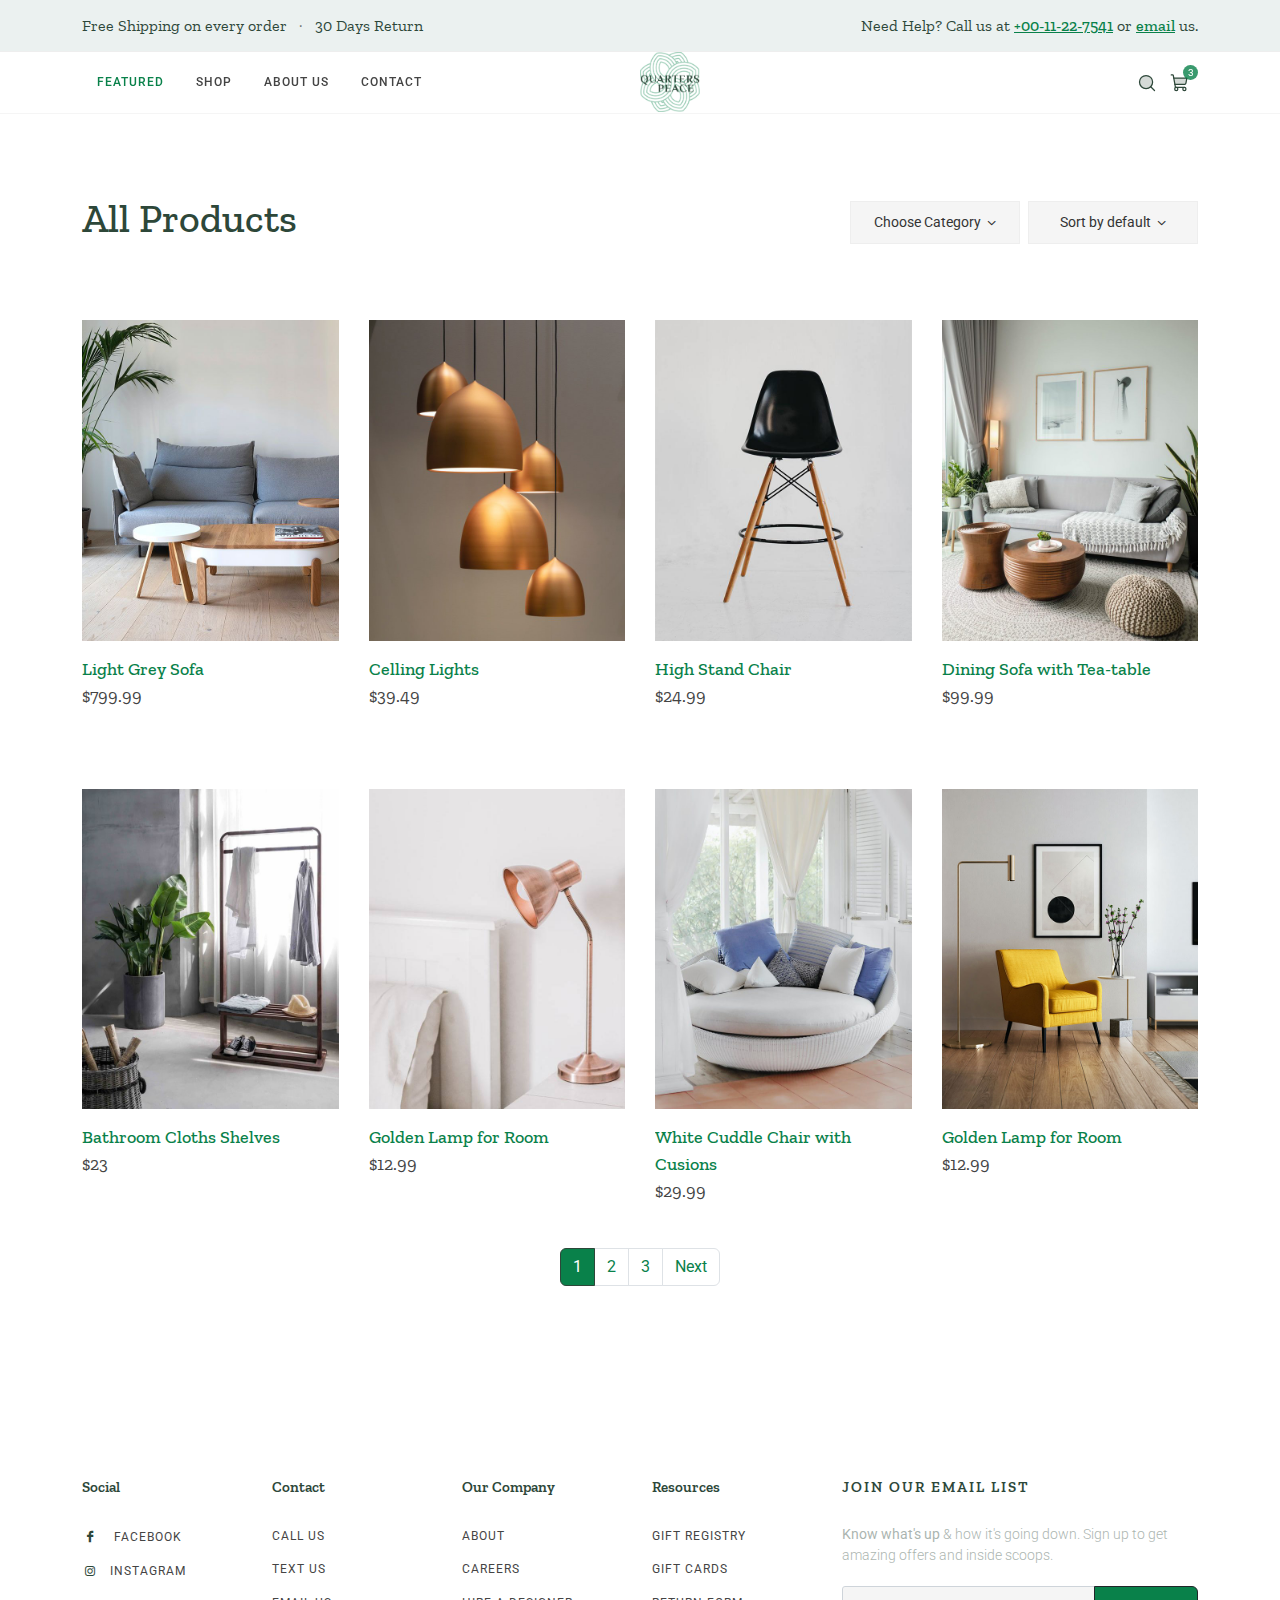
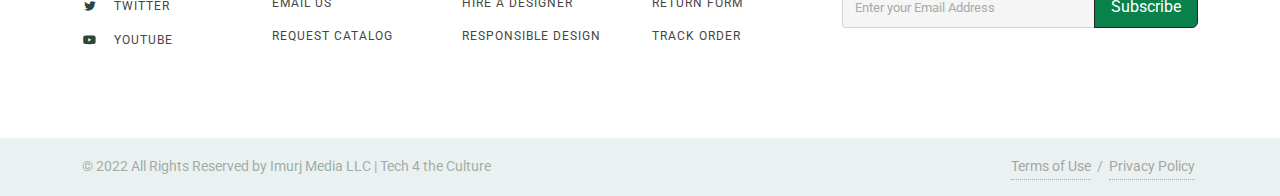
<file: products.html>
<!DOCTYPE html>
<html dir="ltr" lang="en-US">
<head>

	<meta http-equiv="content-type" content="text/html; charset=utf-8" />
	<meta name="author" content="AintNoDope" />

	<!-- Stylesheets
	============================================= -->
	<link rel="preconnect" href="https://fonts.gstatic.com">
	<link href="https://fonts.googleapis.com/css2?family=Roboto:wght@400;500&family=Zilla+Slab:wght@400;500&display=swap" rel="stylesheet">

	<link rel="stylesheet" href="css/bootstrap.css" type="text/css" />
	<link rel="stylesheet" href="style.css" type="text/css" />

	<link rel="stylesheet" href="css/dark.css" type="text/css" />
	<link rel="stylesheet" href="css/font-icons.css" type="text/css" />
	<link rel="stylesheet" href="css/animate.css" type="text/css" />
	<link rel="stylesheet" href="css/magnific-popup.css" type="text/css" />

	<link rel="stylesheet" href="css/custom.css" type="text/css" />
	<meta name="viewport" content="width=device-width, initial-scale=1" />

	<!-- Furniture Demo Specific Theme Stylesheet - #193532 -->
	<link rel="stylesheet" href="css/colors.php?color=193532" type="text/css" />

	<!-- Furniture Demo Specific Stylesheet -->
	<link rel="stylesheet" href="demos/furniture/furniture.css" type="text/css" /> <!-- Furniture Custom Css -->
	<link rel="stylesheet" href="demos/furniture/css/fonts.css" type="text/css" /> <!-- Furniture Custom Fonts -->
	<!-- / -->

	<!-- Document Title
	============================================= -->
	<title>Demo | QuartersPeace - Shop</title>

</head>

<body class="stretched">

	<!-- Cart Panel Background
	============================================= -->
	<div class="body-overlay"></div>

	<!-- Cart Side Panel
	============================================= -->
	<div id="side-panel" class="bg-white">

		<!-- Cart Side Panel Close Icon
		============================================= -->
		<div id="side-panel-trigger-close" class="side-panel-trigger"><a href="#"><i class="icon-line-cross"></i></a></div>

		<div class="side-panel-wrap">

			<div class="top-cart d-flex flex-column h-100">
				<div class="top-cart-title">
					<h4>Shopping Cart <small class="bg-color-light icon-stacked text-center rounded-circle color">2</small></h4>
				</div>

				<!-- Cart Items
				============================================= -->
				<div class="top-cart-items">

					<!-- Cart Item 1
					============================================= -->
					<div class="top-cart-item">
						<div class="top-cart-item-image border-0">
							<a href="#"><img src="demos/furniture/images/cart/1.jpg" alt="Cart Image 1" /></a>
						</div>
						<div class="top-cart-item-desc">
							<div class="top-cart-item-desc-title">
								<a href="#" class="fw-medium">Blue Sofa for Dining Room</a>
								<span class="top-cart-item-price d-block"><del>$29.99</del> $19.99</span>
								<div class="d-flex mt-2">
									<a href="#" class="fw-normal text-black-50 text-smaller"><u>Edit</u></a>
									<a href="#" class="fw-normal text-black-50 text-smaller ms-3"><u>Remove</u></a>
								</div>
							</div>
							<div class="top-cart-item-quantity">x 1</div>
						</div>
					</div>

					<!-- Cart Item 2
					============================================= -->
					<div class="top-cart-item">
						<div class="top-cart-item-image border-0">
							<a href="#"><img src="demos/furniture/images/cart/2.jpg" alt="Cart Image 2" /></a>
						</div>
						<div class="top-cart-item-desc">
							<div class="top-cart-item-desc-title">
								<a href="#" class="fw-medium">Ceilling Light for Office</a>
								<span class="top-cart-item-price d-block">$24.99</span>
								<div class="d-flex mt-2">
									<a href="#" class="fw-normal text-black-50 text-smaller"><u>Edit</u></a>
									<a href="#" class="fw-normal text-black-50 text-smaller ms-3"><u>Remove</u></a>
								</div>
							</div>
							<div class="top-cart-item-quantity">x 2</div>
						</div>
					</div>
				</div>

				<!-- Cart Saved Text
				============================================= -->
				<div class="py-2 px-3 mt-auto text-black-50 text-smaller bg-color-light">
					<span><svg xmlns="http://www.w3.org/2000/svg" width="16" height="16" fill="var(--themecolor)" viewBox="0 0 256 256"><rect width="256" height="256" fill="none"></rect><path d="M54.46089,201.53911c-9.204-9.204-3.09935-28.52745-7.78412-39.85C41.82037,149.95168,24,140.50492,24,127.99963,24,115.4945,41.82047,106.048,46.67683,94.31079c4.68477-11.32253-1.41993-30.6459,7.78406-39.8499s28.52746-3.09935,39.85-7.78412C106.04832,41.82037,115.49508,24,128.00037,24c12.50513,0,21.95163,17.82047,33.68884,22.67683,11.32253,4.68477,30.6459-1.41993,39.8499,7.78406s3.09935,28.52746,7.78412,39.85C214.17963,106.04832,232,115.49508,232,128.00037c0,12.50513-17.82047,21.95163-22.67683,33.68884-4.68477,11.32253,1.41993,30.6459-7.78406,39.8499s-28.52745,3.09935-39.85,7.78412C149.95168,214.17963,140.50492,232,127.99963,232c-12.50513,0-21.95163-17.82047-33.68884-22.67683C82.98826,204.6384,63.66489,210.7431,54.46089,201.53911Z" opacity="0.2"></path><path d="M54.46089,201.53911c-9.204-9.204-3.09935-28.52745-7.78412-39.85C41.82037,149.95168,24,140.50492,24,127.99963,24,115.4945,41.82047,106.048,46.67683,94.31079c4.68477-11.32253-1.41993-30.6459,7.78406-39.8499s28.52746-3.09935,39.85-7.78412C106.04832,41.82037,115.49508,24,128.00037,24c12.50513,0,21.95163,17.82047,33.68884,22.67683,11.32253,4.68477,30.6459-1.41993,39.8499,7.78406s3.09935,28.52746,7.78412,39.85C214.17963,106.04832,232,115.49508,232,128.00037c0,12.50513-17.82047,21.95163-22.67683,33.68884-4.68477,11.32253,1.41993,30.6459-7.78406,39.8499s-28.52745,3.09935-39.85,7.78412C149.95168,214.17963,140.50492,232,127.99963,232c-12.50513,0-21.95163-17.82047-33.68884-22.67683C82.98826,204.6384,63.66489,210.7431,54.46089,201.53911Z" fill="none" stroke="var(--themecolor)" stroke-linecap="round" stroke-linejoin="round" stroke-width="16"></path><polyline points="172 104 113.333 160 84 132" fill="none" stroke="var(--themecolor)" stroke-linecap="round" stroke-linejoin="round" stroke-width="16"></polyline></svg> You save $10.00 on this order.</span>
				</div>

				<!-- Cart Price and Button
				============================================= -->
				<div class="top-cart-action flex-column align-items-stretch">
					<div class="d-flex justify-content-between align-items-center mb-2">
						<small class="text-uppercase ls1">Total</small>
						<h4 class="fw-medium font-body mb-0">$69.97</h4>
					</div>
					<a href="#" class="button btn-block text-center m-0 fw-normal"><i style="position: relative; top: -2px;"><svg xmlns="http://www.w3.org/2000/svg" width="18" height="18" fill="#FFF" viewBox="0 0 256 256"><rect width="256" height="256" fill="none"></rect><path d="M40,192a16,16,0,0,0,16,16H216a8,8,0,0,0,8-8V88a8,8,0,0,0-8-8H56A16,16,0,0,1,40,64Z" opacity="0.2"></path><path d="M40,64V192a16,16,0,0,0,16,16H216a8,8,0,0,0,8-8V88a8,8,0,0,0-8-8H56A16,16,0,0,1,40,64v0A16,16,0,0,1,56,48H192" fill="none" stroke="#FFF" stroke-linecap="round" stroke-linejoin="round" stroke-width="10"></path><circle cx="180" cy="144" r="12"></circle></svg></i> Checkout</a>
				</div>
			</div>

		</div>

	</div>

	<!-- Document Wrapper
	============================================= -->
	<div id="wrapper" class="clearfix">

		<!-- Top Bar
		============================================= -->
		<div id="top-bar" class="py-3 text-center bg-color-light">
			<div class="container clearfix">
				<div class="d-md-flex justify-content-md-between align-items-md-center">
					<h4 class="mb-2 mb-md-0 h6 fw-normal">Free Shipping on every order <span class="mx-2 text-black-50">&middot;</span> 30 Days Return</h4>

					<h4 class="mb-0 h6 fw-normal">Need Help? Call us at <a class="color" href="tel:+00-11-22-7541"><u class="fw-medium">+00-11-22-7541</u></a> or <a class="color" href="mailto:noreply@canvas.com"><u class="fw-medium">email</u></a> us.</h4>
				</div>
			</div>
		</div><!-- #top-bar end -->

		<!-- Header
		============================================= -->
		<header id="header" class="header-size-sm">
			<div id="header-wrap">
				<div class="container">
					<div class="header-row justify-content-lg-between">

						<!-- Logo
						============================================= -->
						<div id="logo" class="mx-auto col-auto flex-column order-2">
							<a href="index.html" class="standard-logo"><img src="images/411/logo.png" alt="Canvas Logo"></a>
							<a href="index.html" class="retina-logo"><img src="images/411/logo.png" alt="Canvas Logo"></a>
						</div><!-- #logo end -->

						<div class="header-misc col-auto col-lg-3 order-3 justify-content-lg-end ms-0 ms-sm-3 px-0">

							<!-- Top Search
							============================================= -->
							<div id="top-search" class="header-misc-icon">
								<a href="#" id="top-search-trigger">
									<i><svg xmlns="http://www.w3.org/2000/svg" width="20" height="20" fill="var(--themecolor)" viewBox="0 0 256 256"><rect width="256" height="256" fill="none"></rect><circle cx="115.99512" cy="116" r="84" opacity="0.2"></circle><circle cx="115.99512" cy="116" r="84" fill="none" stroke="var(--themecolor)" stroke-linecap="round" stroke-linejoin="round" stroke-width="16"></circle><line x1="175.38868" y1="175.40039" x2="223.98926" y2="224.00098" fill="none" stroke="var(--themecolor)" stroke-linecap="round" stroke-linejoin="round" stroke-width="16"></line></svg></i>
									<i><svg xmlns="http://www.w3.org/2000/svg" width="20" height="20" fill="var(--themecolor)" viewBox="0 0 256 256"><rect width="256" height="256" fill="none"></rect><circle cx="128" cy="128" r="96" opacity="0.2"></circle><circle cx="128" cy="128" r="96" fill="none" stroke="var(--themecolor)" stroke-miterlimit="10" stroke-width="16"></circle><line x1="160" y1="96" x2="96" y2="160" fill="none" stroke="var(--themecolor)" stroke-linecap="round" stroke-linejoin="round" stroke-width="16"></line><line x1="160" y1="160" x2="96" y2="96" fill="none" stroke="var(--themecolor)" stroke-linecap="round" stroke-linejoin="round" stroke-width="16"></line></svg></i>
								</a>
							</div><!-- #top-search end -->

							<!-- Top Cart
							============================================= -->
							<div id="top-cart" class="header-misc-icon">
								<a href="#" class="side-panel-trigger"><svg xmlns="http://www.w3.org/2000/svg" width="20" height="20" fill="var(--themecolor)" viewBox="0 0 256 256"><rect width="256" height="256" fill="none"></rect><path d="M62.54543,144H188.10132a16,16,0,0,0,15.74192-13.13783L216,64H48Z" opacity="0.2"></path><path d="M184,184H69.81818L41.92162,30.56892A8,8,0,0,0,34.05066,24H16" fill="none" stroke="var(--themecolor)" stroke-linecap="round" stroke-linejoin="round" stroke-width="16"></path><circle cx="80" cy="204" r="20" fill="none" stroke="var(--themecolor)" stroke-linecap="round" stroke-linejoin="round" stroke-width="16"></circle><circle cx="184" cy="204" r="20" fill="none" stroke="var(--themecolor)" stroke-linecap="round" stroke-linejoin="round" stroke-width="16"></circle><path d="M62.54543,144H188.10132a16,16,0,0,0,15.74192-13.13783L216,64H48" fill="none" stroke="var(--themecolor)" stroke-linecap="round" stroke-linejoin="round" stroke-width="16"></path></svg><span class="top-cart-number">3</span></a>
							</div><!-- #top-cart end -->

						</div>

						<!-- Mobile Menu Icon
						============================================= -->
						<div id="primary-menu-trigger">
							<svg xmlns="http://www.w3.org/2000/svg" width="24" height="24" viewBox="0 0 256 256"><defs><style>.a,.c{fill:none;}.b{fill:var(--themecolor);opacity:0.2;}.c,.d{stroke:var(--themecolor);}.c{stroke-miterlimit:10;stroke-width:14px;}.d{stroke-linecap:round;stroke-linejoin:round;stroke-width:13px;}</style></defs><rect class="a" width="24" height="24"/><circle class="b" cx="96" cy="96" r="96" transform="translate(32 32)"/><circle class="c" cx="96" cy="96" r="96" transform="translate(32 32)"/><line class="d" x2="85" transform="translate(86 127)"/><line class="d" x2="85" transform="translate(86 97)"/><line class="d" x2="85" transform="translate(86 159)"/></svg>
							<svg xmlns="http://www.w3.org/2000/svg" width="24" height="24" fill="var(--themecolor)" viewBox="0 0 256 256"><rect width="256" height="256" fill="none"></rect><circle cx="128" cy="128" r="96" opacity="0.2"></circle><circle cx="128" cy="128" r="96" fill="none" stroke="var(--themecolor)" stroke-miterlimit="10" stroke-width="16"></circle><line x1="160" y1="96" x2="96" y2="160" fill="none" stroke="var(--themecolor)" stroke-linecap="round" stroke-linejoin="round" stroke-width="16"></line><line x1="160" y1="160" x2="96" y2="96" fill="none" stroke="var(--themecolor)" stroke-linecap="round" stroke-linejoin="round" stroke-width="16"></line></svg>
						</div>

						<!-- Primary Navigation
						============================================= -->
						<nav class="primary-menu with-arrows order-lg-1 order-last px-0">

							<ul class="menu-container">
								<li class="menu-item current">
									<a class="menu-link" href="index.html">
										<div>Featured</div>
									</a>
									<ul class="sub-menu-container">
										<li class="menu-item">
											<a class="menu-link" href="index.html"><div>New Arrivals</div></a>
										</li>
										<li class="menu-item">
											<a class="menu-link" href="index.html"><div>Sale</div></a>
										</li>
									</ul>
								</li>
								<li class="menu-item mega-menu mega-menu-full">
									<a href="products.html" class="menu-link"><div>Shop</div></a>

									<!-- Menu DropDown
									============================================= -->
									<div class="mega-menu-content border-bottom-0">
										<div class="container">
											<div class="row">
												<ul class="sub-menu-container mega-menu-column col-lg-auto">
													<li class="menu-item">
														<a class="menu-link" href="products.html"><div>By Room</div></a>
														<!-- Menu Sub DropDown
														============================================= -->
														<ul class="sub-menu-container mega-menu-dropdown">
															<li class="menu-item">
																<a class="menu-link" href="products.html"><div>Living Room</div></a>
															</li>
															<li class="menu-item">
																<a class="menu-link" href="products.html"><div>Dining Room</div></a>
															</li>
															<li class="menu-item">
																<a class="menu-link" href="products.html"><div>Bedroom</div></a>
															</li>
															<li class="menu-item">
																<a class="menu-link" href="products.html"><div>Bathroom</div></a>
															</li>
															<li class="menu-item">
																<a class="menu-link" href="products.html"><div>Home Office</div></a>
															</li>
														</ul>
													</li>
												</ul>
												<ul class="sub-menu-container mega-menu-column col-lg-auto">
													<li class="menu-item">
														<a class="menu-link" href="products.html"><div>Art & Objects</div></a>
													</li>
												</ul>
												<ul class="sub-menu-container mega-menu-column col-lg-auto">
													<li class="menu-item">
														<a class="menu-link" href="products.html"><div>Bedding & Textile</div></a>
													</li>
												</ul>
												<ul class="sub-menu-container mega-menu-column col-lg-auto">
													<li class="menu-item">
														<a class="menu-link" href="products.html"><div>Rugs</div></a>
													</li>
												</ul>
												<ul class="sub-menu-container mega-menu-column col-lg-auto">
													<li class="menu-item">
														<a class="menu-link" href="products.html"><div>Scent & Bath</div></a>
													</li>
												<ul class="sub-menu-container mega-menu-column col-lg-auto">
													
											</ul>
												</ul>
												<ul class="sub-menu-container mega-menu-column col-lg-auto">
													<li class="menu-item">
														<a class="menu-link" href="products.html"><div>More</div></a>
														<ul class="sub-menu-container mega-menu-dropdown">
															<li class="menu-item">
																<a class="menu-link" href="products.html"><div>Pillows</div></a>
															</li>
															<li class="menu-item">
																<a class="menu-link" href="products.html"><div>Curtains</div></a>
															</li>
															<li class="menu-item">
																<a class="menu-link" href="products.html"><div>Lighting</div></a>
															</li>
															<li class="menu-item">
																<a class="menu-link" href="products.html"><div>Pillows</div></a>
															</li>
															<li class="menu-item">
																<a class="menu-link" href="products.html"><div>Kitchen</div></a>
															</li>
															<li class="menu-item">
																<a class="menu-link" href="products.html"><div>Stationary</div></a>
															</li>
														</ul>
													</li>
												</ul>
												<!--<ul class="sub-menu-container mega-menu-column bg-color-light col-lg-auto">
													<li class="menu-item">
														<a class="menu-link" href="single.html"><div><i class="icon-line-link"></i>Single Page</div></a>
													</li>
												</ul>-->
											</div>
										</div>
									</div>
								</li>
								<li class="menu-item">
									<a class="menu-link" href="about.html">
										<div>About Us</div>
									</a>
								</li>
								<li class="menu-item"><a class="menu-link" href="contact.html">
									<div>Contact</div>
								</a></li>
							</ul>

						</nav><!-- #primary-menu end -->

						<!-- Top Search Form
						============================================= -->
						<form class="top-search-form" action="search.html" method="get">
							<input type="text" name="q" class="form-control" value="" placeholder="Type &amp; Hit Enter.." autocomplete="off">
						</form>

					</div>
				</div>
			</div>
			<div class="header-wrap-clone"></div>
		</header><!-- #header end -->

		<!-- Content
		============================================= -->
		<section id="content">
			<div class="content-wrap">

				<div class="container">

					<div class="row justify-content-between align-items-center">
						<div class="col-auto mb-4">
							<h3 class="fw-medium h1">All <span data-animate="svg-underline-animated" class="svg-underline nocolor"><span>Products</span></span></h3>
						</div>

						<div class="col-auto mb-4 d-flex">

							<div class="dropdown sortbuttons">
								<button class="button button-border m-0 button-dark border-width-1 border-default nott ls0 fw-normal h-bg-color dropdown-toggle" type="button" id="catButton" data-toggle="dropdown" aria-haspopup="true" aria-expanded="false">Choose Category</button>
								<div class="dropdown-menu py-0 border-default rounded-0" aria-labelledby="catButton">
									<a class="dropdown-item" href="#">Sofa Full Set</a>
									<a class="dropdown-item" href="#">Single Seater</a>
									<a class="dropdown-item" href="#">Recliner</a>
									<a class="dropdown-item" href="#">Sofa Cum Bed</a>
									<a class="dropdown-item" href="#">BeanBag</a>
								</div>
							</div>

							<div class="dropdown sortbuttons ms-2">
								<button class="button button-border m-0 button-dark border-width-1 border-default nott ls0 fw-normal h-bg-color dropdown-toggle" type="button" id="sortButton" data-toggle="dropdown" aria-haspopup="true" aria-expanded="false">Sort by default</button>
								<div class="dropdown-menu py-0 border-default rounded-0" aria-labelledby="sortButton">
									<a class="dropdown-item" href="#">Featured</a>
									<a class="dropdown-item" href="#">Popular</a>
									<a class="dropdown-item" href="#">Price: Low to High</a>
									<a class="dropdown-item" href="#">Price: High to Low</a>
									<a class="dropdown-item" href="#">Oldest to Newest</a>
									<a class="dropdown-item" href="#">Newest to Oldest</a>
									<a class="dropdown-item" href="#">A-Z</a>
									<a class="dropdown-item" href="#">Z-A</a>
								</div>
							</div>

						</div>
					</div>

					<!-- Shop
					============================================= -->
					<div id="shop" class="shop row gutter-30 col-mb-30 mt-3">

						<!-- Product 1 -->
						<div class="product col-lg-3 col-md-4 col-sm-6 col-12">
							<div class="grid-inner">
								<div class="product-image">
									<a href="single.html"><img src="demos/furniture/images/shop/2.jpg" alt="Light Grey Sofa"></a>
									<a href="single.html"><img src="demos/furniture/images/shop/2-1.jpg" alt="Light Grey Sofa"></a>
									<div class="bg-overlay">
										<div class="bg-overlay-content align-items-end justify-content-between" data-hover-animate="fadeIn" data-hover-speed="400">
											<a href="#" class="btn btn-light me-2"><i class="icon-line-shopping-cart"></i></a>
											<a href="demos/furniture/ajax/quick-view.html" class="btn btn-light" data-lightbox="ajax"><i class="icon-line-expand"></i></a>
										</div>
									</div>
								</div>
								<div class="product-desc">
									<div class="product-title mb-0"><h4 class="mb-0"><a class="fw-medium" href="single.html">Light Grey Sofa</a></h4></div>
									<h5 class="product-price fw-normal">$799.99</h5>
								</div>
							</div>
						</div>

						<!-- Product 2 -->
						<div class="product col-lg-3 col-md-4 col-sm-6 col-12">
							<div class="grid-inner">
								<div class="product-image">
									<a href="single.html"><img src="demos/furniture/images/shop/3.jpg" alt="Celling Lights"></a>
									<a href="single.html"><img src="demos/furniture/images/shop/3-1.jpg" alt="Celling Lights"></a>
									<div class="bg-overlay">
										<div class="bg-overlay-content align-items-end justify-content-between" data-hover-animate="fadeIn" data-hover-speed="400">
											<a href="#" class="btn btn-light me-2"><i class="icon-line-shopping-cart"></i></a>
											<a href="demos/furniture/ajax/quick-view.html" class="btn btn-light" data-lightbox="ajax"><i class="icon-line-expand"></i></a>
										</div>
									</div>
								</div>
								<div class="product-desc">
									<div class="product-title mb-0"><h4 class="mb-0"><a class="fw-medium" href="single.html">Celling Lights</a></h4></div>
									<h5 class="product-price fw-normal">$39.49</h5>
								</div>
							</div>
						</div>

						<!-- Product 3 -->
						<div class="product col-lg-3 col-md-4 col-sm-6 col-12">
							<div class="grid-inner">
								<div class="product-image">
									<a href="single.html"><img src="demos/furniture/images/shop/4-1.jpg" alt="High Stand Chair"></a>
									<a href="single.html"><img src="demos/furniture/images/shop/4.jpg" alt="High Stand Chair"></a>
									<div class="bg-overlay">
										<div class="bg-overlay-content align-items-end justify-content-between" data-hover-animate="fadeIn" data-hover-speed="400">
											<a href="#" class="btn btn-light me-2"><i class="icon-line-shopping-cart"></i></a>
											<a href="demos/furniture/ajax/quick-view.html" class="btn btn-light" data-lightbox="ajax"><i class="icon-line-expand"></i></a>
										</div>
									</div>
								</div>
								<div class="product-desc">
									<div class="product-title mb-0"><h4 class="mb-0"><a class="fw-medium" href="single.html">High Stand Chair</a></h4></div>
									<h5 class="product-price fw-normal">$24.99</h5>
								</div>
							</div>
						</div>

						<!-- Product 4 -->
						<div class="product col-lg-3 col-md-4 col-sm-6 col-12">
							<div class="grid-inner">
								<div class="product-image">
									<a href="single.html"><img src="demos/furniture/images/shop/5.jpg" alt="Dining Sofa with Tea-table"></a>
									<a href="single.html"><img src="demos/furniture/images/shop/5-1.jpg" alt="Dining Sofa with Tea-table"></a>
									<div class="bg-overlay">
										<div class="bg-overlay-content align-items-end justify-content-between" data-hover-animate="fadeIn" data-hover-speed="400">
											<a href="#" class="btn btn-light me-2"><i class="icon-line-shopping-cart"></i></a>
											<a href="demos/furniture/ajax/quick-view.html" class="btn btn-light" data-lightbox="ajax"><i class="icon-line-expand"></i></a>
										</div>
									</div>
								</div>
								<div class="product-desc">
									<div class="product-title mb-0"><h4 class="mb-0"><a class="fw-medium" href="single.html">Dining Sofa with Tea-table</a></h4></div>
									<h5 class="product-price fw-normal">$99.99</h5>
								</div>
							</div>
						</div>

						<!-- Product 5 -->
						<div class="product col-lg-3 col-md-4 col-sm-6 col-12">
							<div class="grid-inner">
								<div class="product-image">
									<a href="single.html"><img src="demos/furniture/images/shop/6.jpg" alt="Bathroom Cloths Shelves"></a>
									<div class="bg-overlay">
										<div class="bg-overlay-content align-items-end justify-content-between" data-hover-animate="fadeIn" data-hover-speed="400">
											<a href="#" class="btn btn-light me-2"><i class="icon-line-shopping-cart"></i></a>
											<a href="demos/furniture/ajax/quick-view.html" class="btn btn-light" data-lightbox="ajax"><i class="icon-line-expand"></i></a>
										</div>
									</div>
								</div>
								<div class="product-desc">
									<div class="product-title mb-0"><h4 class="mb-0"><a class="fw-medium" href="single.html">Bathroom Cloths Shelves</a></h4></div>
									<h5 class="product-price fw-normal">$23</h5>
								</div>
							</div>
						</div>

						<!-- Product 6 -->
						<div class="product col-lg-3 col-md-4 col-sm-6 col-12">
							<div class="grid-inner">
								<div class="product-image">
									<a href="single.html"><img src="demos/furniture/images/shop/7.jpg" alt="Golden Lamp for Room"></a>
									<div class="bg-overlay">
										<div class="bg-overlay-content align-items-end justify-content-between" data-hover-animate="fadeIn" data-hover-speed="400">
											<a href="#" class="btn btn-light me-2"><i class="icon-line-shopping-cart"></i></a>
											<a href="demos/furniture/ajax/quick-view.html" class="btn btn-light" data-lightbox="ajax"><i class="icon-line-expand"></i></a>
										</div>
									</div>
								</div>
								<div class="product-desc">
									<div class="product-title mb-0"><h4 class="mb-0"><a class="fw-medium" href="single.html">Golden Lamp for Room</a></h4></div>
									<h5 class="product-price fw-normal">$12.99</h5>
								</div>
							</div>
						</div>

						<!-- Product 7 -->
						<div class="product col-lg-3 col-md-4 col-sm-6 col-12">
							<div class="grid-inner">
								<div class="product-image">
									<a href="single.html"><img src="demos/furniture/images/shop/8.jpg" alt="White Cuddle Chair with Cusions"></a><a href="demo-furniture-single.html"><img src="demos/furniture/images/shop/8-1.jpg" alt="White Cuddle Chair with Cusions"></a>
									<div class="bg-overlay">
										<div class="bg-overlay-content align-items-end justify-content-between" data-hover-animate="fadeIn" data-hover-speed="400">
											<a href="#" class="btn btn-light me-2"><i class="icon-line-shopping-cart"></i></a>
											<a href="demos/furniture/ajax/quick-view.html" class="btn btn-light" data-lightbox="ajax"><i class="icon-line-expand"></i></a>
										</div>
									</div>
								</div>
								<div class="product-desc">
									<div class="product-title mb-0"><h4 class="mb-0"><a class="fw-medium" href="single.html">White Cuddle Chair with Cusions</a></h4></div>
									<h5 class="product-price fw-normal">$29.99</h5>
								</div>
							</div>
						</div>

						<!-- Product 8 -->
						<div class="product col-lg-3 col-md-4 col-sm-6 col-12">
							<div class="grid-inner">
								<div class="product-image">
									<a href="single.html"><img src="demos/furniture/images/shop/9.jpg" alt="Golden Lamp for Room"></a>
									<a href="single.html"><img src="demos/furniture/images/shop/9-1.jpg" alt="Golden Lamp for Room"></a>
									<div class="bg-overlay">
										<div class="bg-overlay-content align-items-end justify-content-between" data-hover-animate="fadeIn" data-hover-speed="400">
											<a href="#" class="btn btn-light me-2"><i class="icon-line-shopping-cart"></i></a>
											<a href="demos/furniture/ajax/quick-view.html" class="btn btn-light" data-lightbox="ajax"><i class="icon-line-expand"></i></a>
										</div>
									</div>
								</div>
								<div class="product-desc">
									<div class="product-title mb-0"><h4 class="mb-0"><a class="fw-medium" href="single.html">Golden Lamp for Room</a></h4></div>
									<h5 class="product-price fw-normal">$12.99</h5>
								</div>
							</div>
						</div>

					</div><!-- #shop end -->

					<div class="clear"></div>

					<nav aria-label="Page navigation">
						<ul class="pagination justify-content-center mt-4">
							<li class="page-item active" aria-current="page"><span class="page-link">1</span></li>
							<li class="page-item"><a class="page-link" href="#">2</a></li>
							<li class="page-item"><a class="page-link" href="#">3</a></li>
							<li class="page-item"><a class="page-link" href="#">Next</a></li>
						</ul>
					</nav>

				</div>

			</div>
		</section><!-- #content end -->

		<!-- Footer
		============================================= -->
		<footer id="footer" class="border-0 bg-white">
			<div class="container">

				<!-- Footer Widgets
				============================================= -->
				<div class="footer-widgets-wrap py-lg-6">
					<div class="row col-mb-30">

						<!-- Footer Col 1 -->
						<div class="col-lg-2 col-md-3 col-6">
							<div class="widget widget_links widget-li-noicon">

								<h4 class="ls0 nott">Social</h4>

								<ul class="list-unstyled iconlist ms-0">
									<li><a href="https://facebook.com/quarterspeace" target="_blank"><i class="icon-facebook"></i> Facebook</a></li>
									<li><a href="https://instagram.com/quarterspeace" target="_blank"><i class="icon-instagram"></i>Instagram</a></li>
									<li><a href="https://twitter.com/quarterspeace" target="_blank"><i class="icon-twitter"></i> Twitter</a></li>
									<li><a href="https://youtube.com/c/QuartersPeace/videos" target="_blank"><i class="icon-youtube"></i> YouTube</a></li>
								</ul>

							</div>
						</div>

						<!-- Footer Col 2 -->
						<div class="col-lg-2 col-md-3 col-6">
							<div class="widget widget_links widget-li-noicon">

								<h4 class="ls0 nott">Contact</h4>

								<ul class="list-unstyled iconlist ms-0">
									<li><a href="index.html">Call Us</a></li> <!--TODO: PAGE-->
									<li><a href="about.html">Text Us</a></li> <!--TODO: PAGE-->
									<li><a href="contact.html">Email Us</a></li> <!--TODO: PAGE-->
									<li><a href="contact.html">Request Catalog</a></li> <!--TODO: PAGE-->
								</ul>

							</div>
						</div>

						<!-- Footer Col 3 -->
						<div class="col-lg-2 col-md-3 col-6">
							<div class="widget widget_links widget-li-noicon">

								<h4 class="ls0 nott">Our Company</h4>

								<ul class="list-unstyled iconlist ms-0">
									<li><a href="about.html">About</a></li>
									<li><a href="single.html">Careers</a></li> <!--TODO: PAGE-->
									<li><a href="products.html">Hire A Designer</a></li> <!--TODO: PAGE-->
									<li><a href="products.html">Responsible Design</a></li> <!--TODO: PAGE-->
								</ul>

							</div>
						</div>

						<!-- Footer Col 4 -->
						<div class="col-lg-2 col-md-3 col-6">
							<div class="widget widget_links widget-li-noicon">

								<h4 class="ls0 nott">Resources</h4>

								<ul class="list-unstyled iconlist ms-0">
									<li><a href="intro.html#section-niche">Gift Registry</a></li> <!--TODO: PAGE-->
									<li><a href="intro.html#section-multipage">Gift Cards</a></li><!--TODO: PAGE-->
									<li><a href="intro.html#section-onepage">Return Form</a></li> <!--TODO: PAGE-->
									<li><a href="intro.html#section-onepage">Track Order</a></li> <!--TODO: PAGE-->
								</ul>

							</div>
						</div>

						<!-- Footer Col 5 -->
						<div class="col-lg-4">
							<div class="widget subscribe-widget clearfix" data-loader="button">
								<h4>Join our Email List</h4>
								<h5 class="font-body op-04"><strong>Know what's up</strong> &amp; how it's going down. Sign up to get amazing offers and inside scoops.</h5>
								<div class="widget-subscribe-form-result"></div>
								<form id="widget-subscribe-form" action="include/subscribe.php" method="post" class="mb-0">
									<div class="input-group">
										<input type="email" id="widget-subscribe-form-email" name="widget-subscribe-form-email" class="form-control required email" placeholder="Enter your Email Address">
										<button class="btn btn-dark bg-color px-3 input-group-text" type="submit">Subscribe</button>
									</div>
								</form>
							</div>
						</div>

					</div>

				</div><!-- .footer-widgets-wrap end -->

			</div>

			<!-- Copyrights
			============================================= -->
			<div id="copyrights" class="py-3 bg-color-light">
				<div class="container">

					<div class="d-flex justify-content-between op-04">
						<span>&copy; 2022 All Rights Reserved by Imurj Media LLC | Tech 4 the Culture</span>
						<div class="copyright-links"><a href="#">Terms of Use</a> / <a href="#">Privacy Policy</a></div>
					</div>

				</div>
			</div><!-- #copyrights end -->
		</footer><!-- #footer end -->

	</div><!-- #wrapper end -->

	<!-- Go To Top
	============================================= -->
	<div id="gotoTop" class="bg-color op-07 h-op-1">
		<svg xmlns="http://www.w3.org/2000/svg" width="24" height="24" fill="#FFF" viewBox="0 0 256 256"><rect width="256" height="256" fill="none"></rect><polygon points="48 208 128 128 208 208 48 208" opacity="0.2"></polygon><polygon points="48 208 128 128 208 208 48 208" fill="none" stroke="#FFF" stroke-linecap="round" stroke-linejoin="round" stroke-width="16"></polygon><polyline points="48 128 128 48 208 128" fill="none" stroke="#FFF" stroke-linecap="round" stroke-linejoin="round" stroke-width="16"></polyline></svg>
	</div>

	<!-- JavaScripts
	============================================= -->
	<script src="js/jquery.js"></script>
	<script src="js/plugins.min.js"></script>

	<!-- Footer Scripts
	============================================= -->
	<script src="js/functions.js"></script>

</body>
</html>
</file>
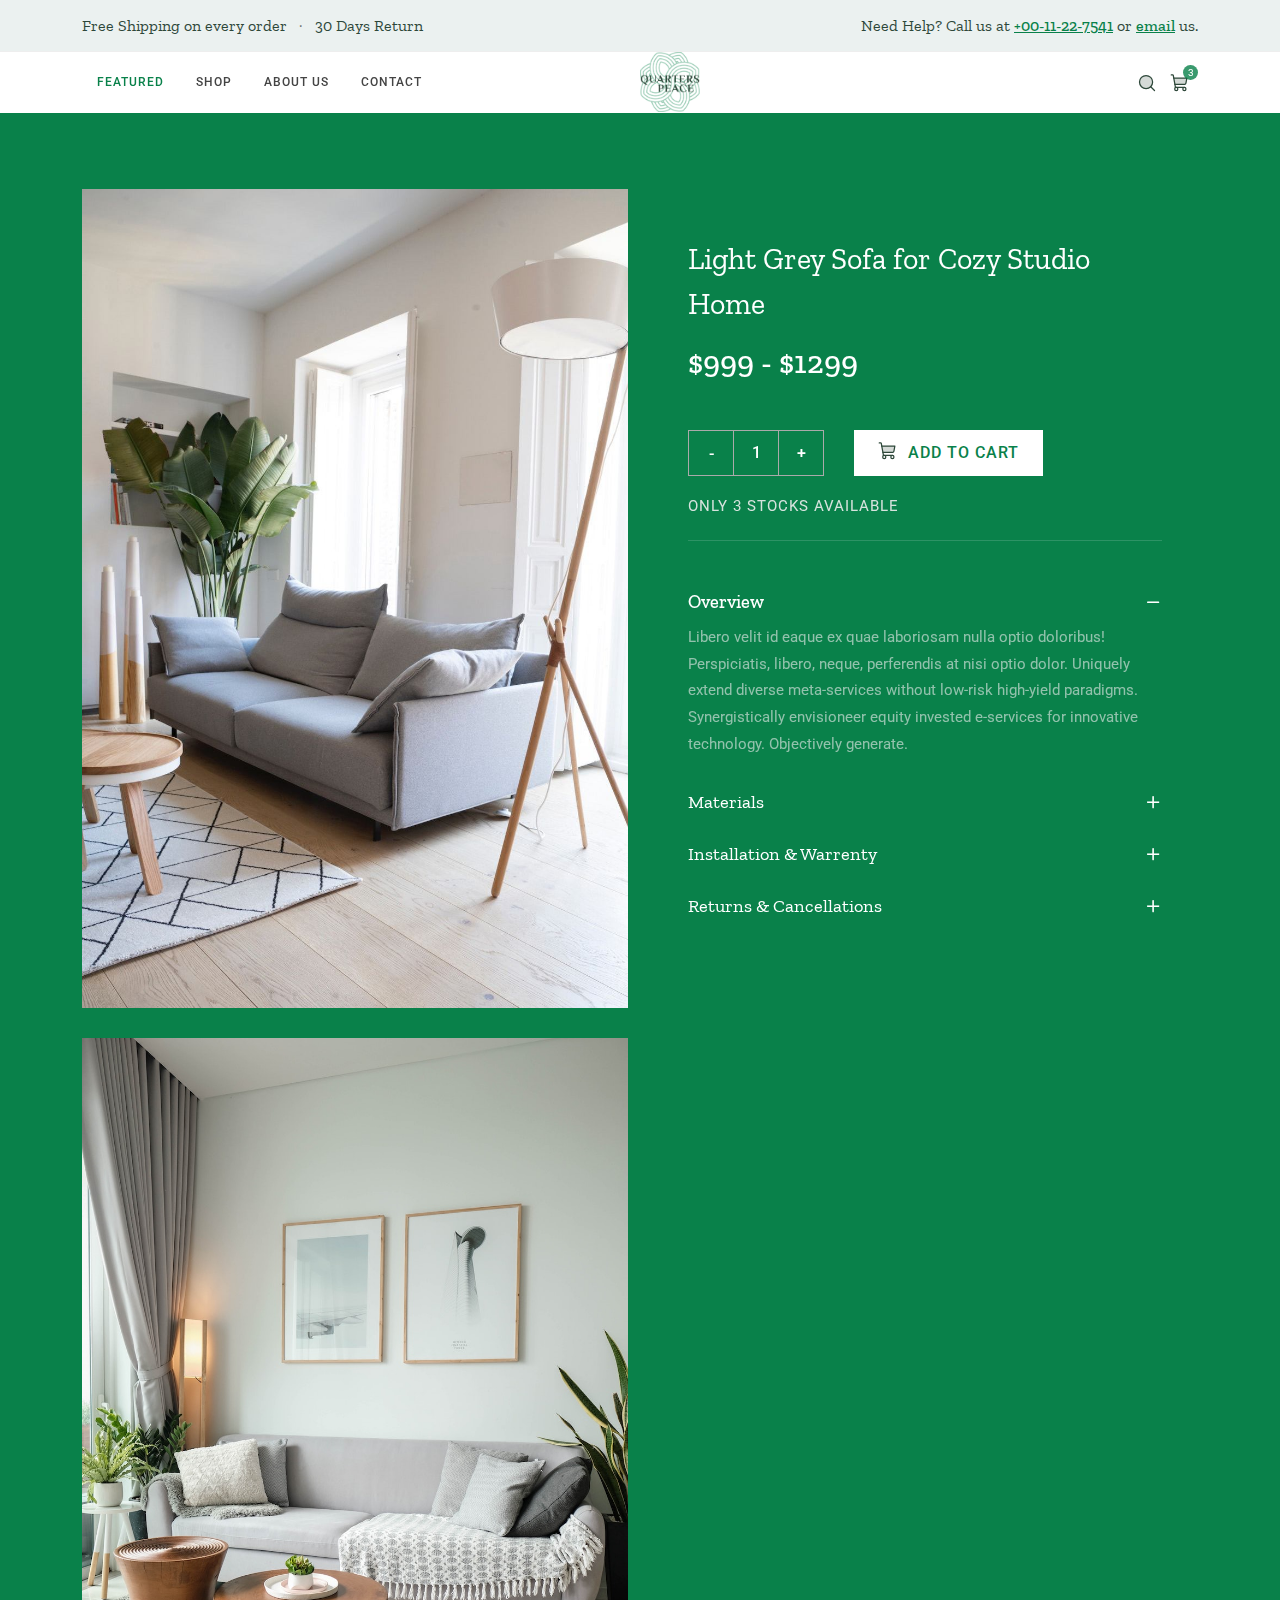
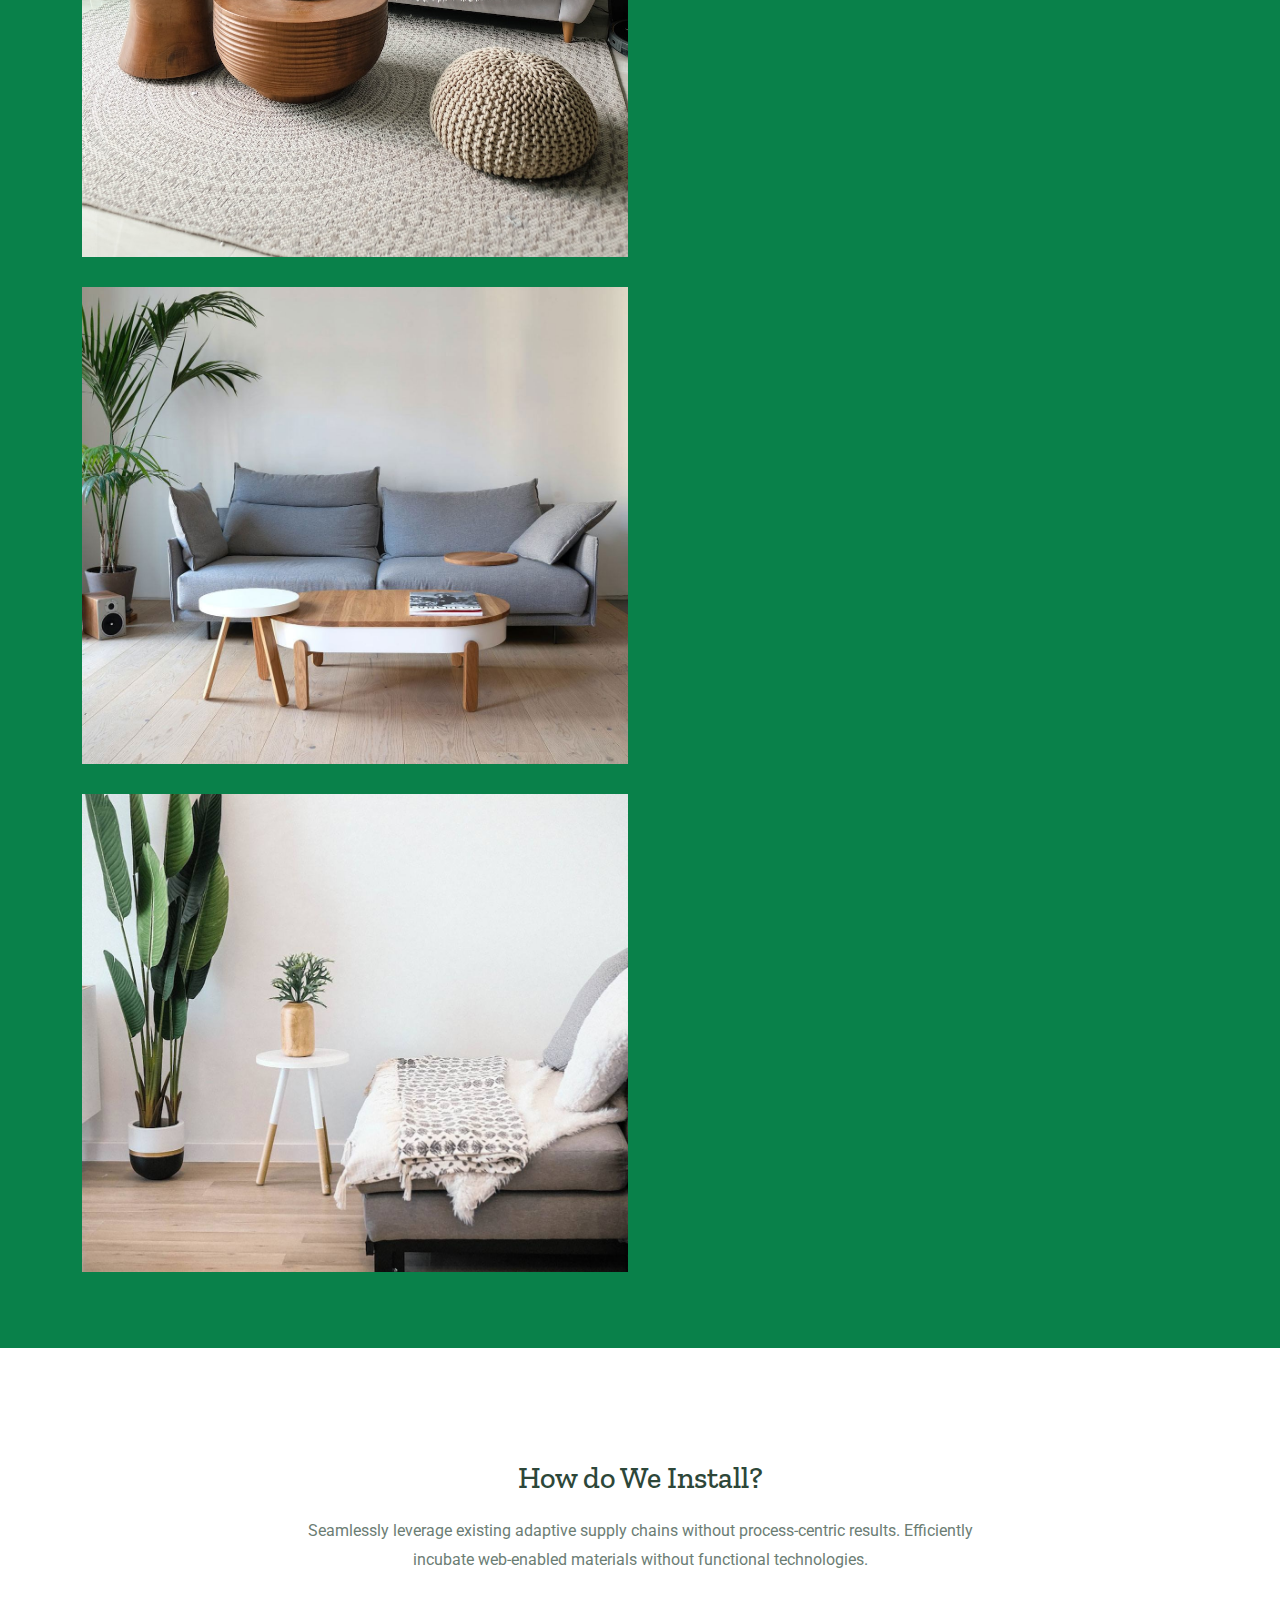
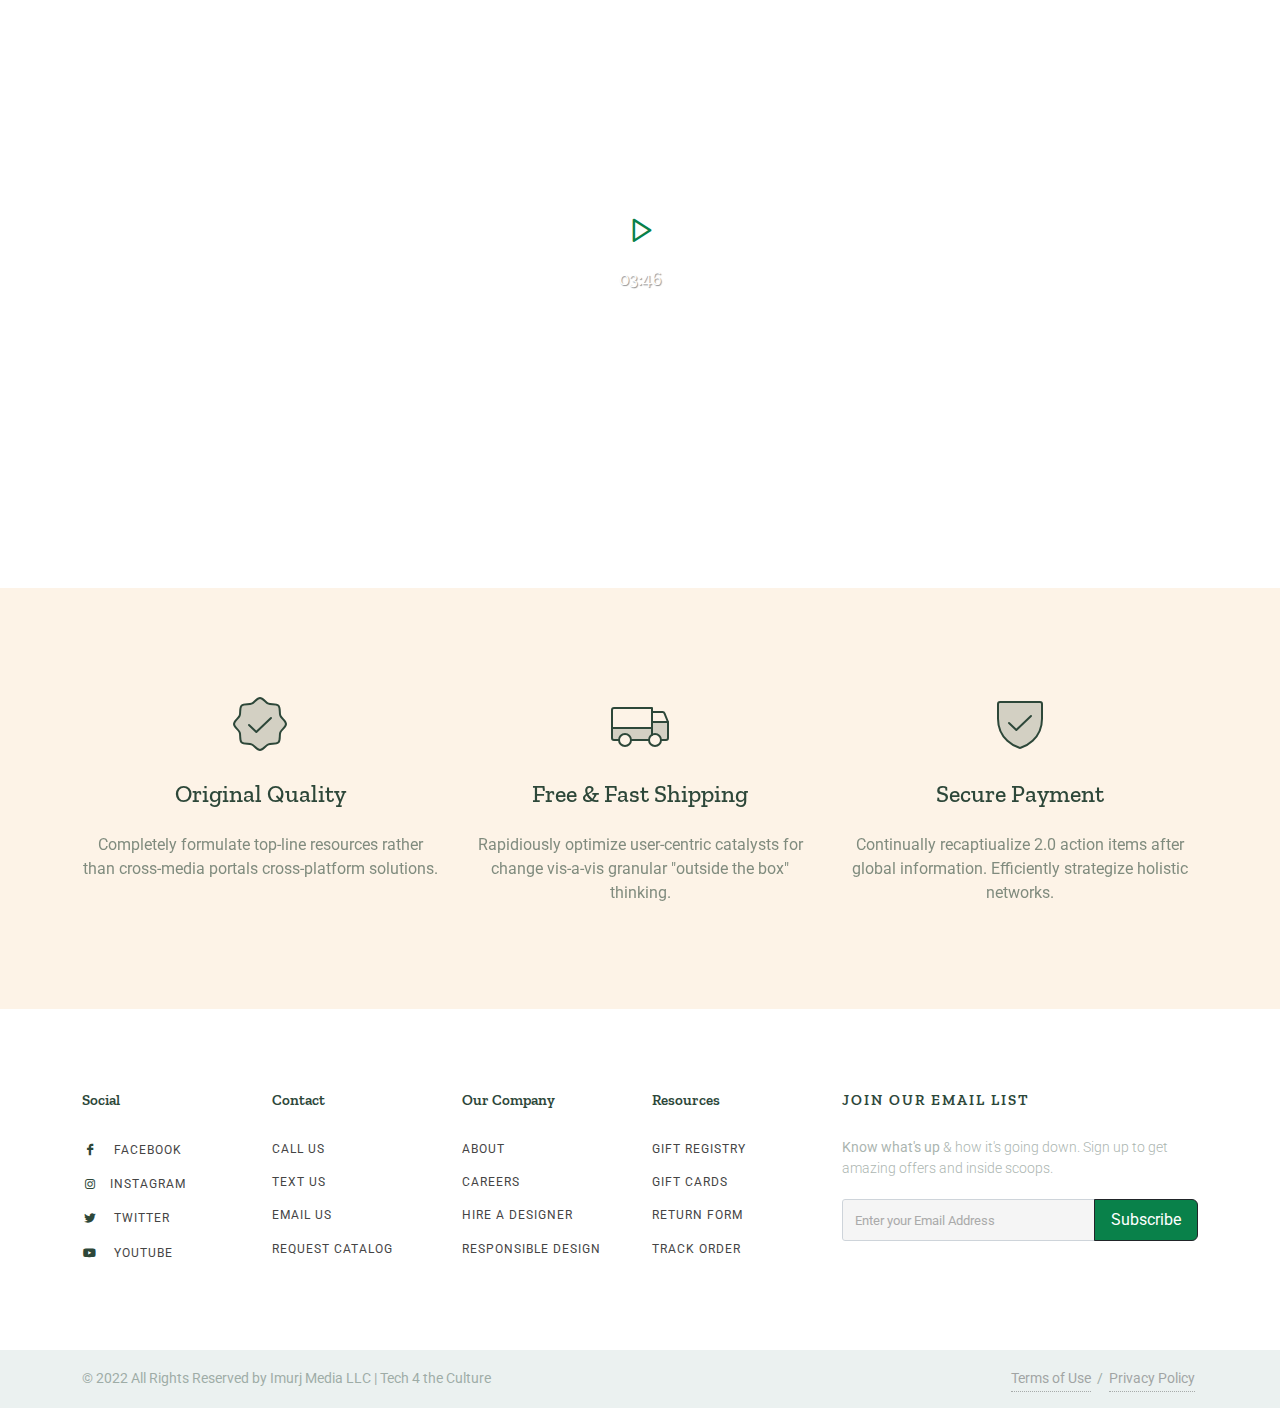
<file: single.html>
<!DOCTYPE html>
<html dir="ltr" lang="en-US">
<head>

	<meta http-equiv="content-type" content="text/html; charset=utf-8" />
	<meta name="author" content="AintNoDope" />

	<!-- Stylesheets
	============================================= -->
	<link rel="preconnect" href="https://fonts.gstatic.com">
	<link href="https://fonts.googleapis.com/css2?family=Roboto:wght@400;500&family=Zilla+Slab:wght@400;500&display=swap" rel="stylesheet">

	<link rel="stylesheet" href="css/bootstrap.css" type="text/css" />
	<link rel="stylesheet" href="style.css" type="text/css" />

	<link rel="stylesheet" href="css/dark.css" type="text/css" />
	<link rel="stylesheet" href="css/font-icons.css" type="text/css" />
	<link rel="stylesheet" href="css/animate.css" type="text/css" />
	<link rel="stylesheet" href="css/magnific-popup.css" type="text/css" />

	<link rel="stylesheet" href="css/custom.css" type="text/css" />
	<meta name="viewport" content="width=device-width, initial-scale=1" />

	<!-- Furniture Demo Specific Theme Stylesheet - #193532 -->
	<link rel="stylesheet" href="css/colors.php?color=193532" type="text/css" />

	<!-- Furniture Demo Specific Stylesheet -->
	<link rel="stylesheet" href="demos/furniture/furniture.css" type="text/css" /> <!-- Furniture Custom Css -->
	<link rel="stylesheet" href="demos/furniture/css/fonts.css" type="text/css" /> <!-- Furniture Custom Fonts -->
	<!-- / -->

	<!-- Document Title
	============================================= -->
	<title>Demo | Quarters Peace - Single </title>

</head>

<body class="stretched">

	<!-- Cart Panel Background
	============================================= -->
	<div class="body-overlay"></div>

	<!-- Cart Side Panel
	============================================= -->
	<div id="side-panel" class="bg-white">

		<!-- Cart Side Panel Close Icon
		============================================= -->
		<div id="side-panel-trigger-close" class="side-panel-trigger"><a href="#"><i class="icon-line-cross"></i></a></div>

		<div class="side-panel-wrap">

			<div class="top-cart d-flex flex-column h-100">
				<div class="top-cart-title">
					<h4>Shopping Cart <small class="bg-color-light icon-stacked text-center rounded-circle color">2</small></h4>
				</div>

				<!-- Cart Items
				============================================= -->
				<div class="top-cart-items">

					<!-- Cart Item 1
					============================================= -->
					<div class="top-cart-item">
						<div class="top-cart-item-image border-0">
							<a href="#"><img src="demos/furniture/images/cart/1.jpg" alt="Cart Image 1" /></a>
						</div>
						<div class="top-cart-item-desc">
							<div class="top-cart-item-desc-title">
								<a href="#" class="fw-medium">Blue Sofa for Dining Room</a>
								<span class="top-cart-item-price d-block"><del>$29.99</del> $19.99</span>
								<div class="d-flex mt-2">
									<a href="#" class="fw-normal text-black-50 text-smaller"><u>Edit</u></a>
									<a href="#" class="fw-normal text-black-50 text-smaller ms-3"><u>Remove</u></a>
								</div>
							</div>
							<div class="top-cart-item-quantity">x 1</div>
						</div>
					</div>

					<!-- Cart Item 2
					============================================= -->
					<div class="top-cart-item">
						<div class="top-cart-item-image border-0">
							<a href="#"><img src="demos/furniture/images/cart/2.jpg" alt="Cart Image 2" /></a>
						</div>
						<div class="top-cart-item-desc">
							<div class="top-cart-item-desc-title">
								<a href="#" class="fw-medium">Ceilling Light for Office</a>
								<span class="top-cart-item-price d-block">$24.99</span>
								<div class="d-flex mt-2">
									<a href="#" class="fw-normal text-black-50 text-smaller"><u>Edit</u></a>
									<a href="#" class="fw-normal text-black-50 text-smaller ms-3"><u>Remove</u></a>
								</div>
							</div>
							<div class="top-cart-item-quantity">x 2</div>
						</div>
					</div>
				</div>

				<!-- Cart Saved Text
				============================================= -->
				<div class="py-2 px-3 mt-auto text-black-50 text-smaller bg-color-light">
					<span><svg xmlns="http://www.w3.org/2000/svg" width="16" height="16" fill="var(--themecolor)" viewBox="0 0 256 256"><rect width="256" height="256" fill="none"></rect><path d="M54.46089,201.53911c-9.204-9.204-3.09935-28.52745-7.78412-39.85C41.82037,149.95168,24,140.50492,24,127.99963,24,115.4945,41.82047,106.048,46.67683,94.31079c4.68477-11.32253-1.41993-30.6459,7.78406-39.8499s28.52746-3.09935,39.85-7.78412C106.04832,41.82037,115.49508,24,128.00037,24c12.50513,0,21.95163,17.82047,33.68884,22.67683,11.32253,4.68477,30.6459-1.41993,39.8499,7.78406s3.09935,28.52746,7.78412,39.85C214.17963,106.04832,232,115.49508,232,128.00037c0,12.50513-17.82047,21.95163-22.67683,33.68884-4.68477,11.32253,1.41993,30.6459-7.78406,39.8499s-28.52745,3.09935-39.85,7.78412C149.95168,214.17963,140.50492,232,127.99963,232c-12.50513,0-21.95163-17.82047-33.68884-22.67683C82.98826,204.6384,63.66489,210.7431,54.46089,201.53911Z" opacity="0.2"></path><path d="M54.46089,201.53911c-9.204-9.204-3.09935-28.52745-7.78412-39.85C41.82037,149.95168,24,140.50492,24,127.99963,24,115.4945,41.82047,106.048,46.67683,94.31079c4.68477-11.32253-1.41993-30.6459,7.78406-39.8499s28.52746-3.09935,39.85-7.78412C106.04832,41.82037,115.49508,24,128.00037,24c12.50513,0,21.95163,17.82047,33.68884,22.67683,11.32253,4.68477,30.6459-1.41993,39.8499,7.78406s3.09935,28.52746,7.78412,39.85C214.17963,106.04832,232,115.49508,232,128.00037c0,12.50513-17.82047,21.95163-22.67683,33.68884-4.68477,11.32253,1.41993,30.6459-7.78406,39.8499s-28.52745,3.09935-39.85,7.78412C149.95168,214.17963,140.50492,232,127.99963,232c-12.50513,0-21.95163-17.82047-33.68884-22.67683C82.98826,204.6384,63.66489,210.7431,54.46089,201.53911Z" fill="none" stroke="var(--themecolor)" stroke-linecap="round" stroke-linejoin="round" stroke-width="16"></path><polyline points="172 104 113.333 160 84 132" fill="none" stroke="var(--themecolor)" stroke-linecap="round" stroke-linejoin="round" stroke-width="16"></polyline></svg> You save $10.00 on this order.</span>
				</div>

				<!-- Cart Price and Button
				============================================= -->
				<div class="top-cart-action flex-column align-items-stretch">
					<div class="d-flex justify-content-between align-items-center mb-2">
						<small class="text-uppercase ls1">Total</small>
						<h4 class="fw-medium font-body mb-0">$69.97</h4>
					</div>
					<a href="#" class="button btn-block text-center m-0 fw-normal"><i style="position: relative; top: -2px;"><svg xmlns="http://www.w3.org/2000/svg" width="18" height="18" fill="#FFF" viewBox="0 0 256 256"><rect width="256" height="256" fill="none"></rect><path d="M40,192a16,16,0,0,0,16,16H216a8,8,0,0,0,8-8V88a8,8,0,0,0-8-8H56A16,16,0,0,1,40,64Z" opacity="0.2"></path><path d="M40,64V192a16,16,0,0,0,16,16H216a8,8,0,0,0,8-8V88a8,8,0,0,0-8-8H56A16,16,0,0,1,40,64v0A16,16,0,0,1,56,48H192" fill="none" stroke="#FFF" stroke-linecap="round" stroke-linejoin="round" stroke-width="10"></path><circle cx="180" cy="144" r="12"></circle></svg></i> Checkout</a>
				</div>
			</div>

		</div>

	</div>

	<!-- Document Wrapper
	============================================= -->
	<div id="wrapper" class="clearfix">

		<!-- Top Bar
		============================================= -->
		<div id="top-bar" class="py-3 text-center bg-color-light">
			<div class="container clearfix">
				<div class="d-md-flex justify-content-md-between align-items-md-center">
					<h4 class="mb-2 mb-md-0 h6 fw-normal">Free Shipping on every order <span class="mx-2 text-black-50">&middot;</span> 30 Days Return</h4>

					<h4 class="mb-0 h6 fw-normal">Need Help? Call us at <a class="color" href="tel:+00-11-22-7541"><u class="fw-medium">+00-11-22-7541</u></a> or <a class="color" href="mailto:noreply@canvas.com"><u class="fw-medium">email</u></a> us.</h4>
				</div>
			</div>
		</div><!-- #top-bar end -->

		<!-- Header
		============================================= -->
		<header id="header" class="header-size-sm border-bottom-0">
			<div id="header-wrap">
				<div class="container">
					<div class="header-row justify-content-lg-between">

						<!-- Logo
						============================================= -->
						<div id="logo" class="mx-auto col-auto flex-column order-2">
							<a href="index.html" class="standard-logo"><img src="images/411/logo.png" alt="QP Logo"></a>
							<a href="index.html" class="retina-logo"><img src="images/411/logo.png" alt="QP Logo"></a>
						</div><!-- #logo end -->

						<div class="header-misc col-auto col-lg-3 order-3 justify-content-lg-end ms-0 ms-sm-3 px-0">

							<!-- Top Search
							============================================= -->
							<div id="top-search" class="header-misc-icon">
								<a href="#" id="top-search-trigger">
									<i><svg xmlns="http://www.w3.org/2000/svg" width="20" height="20" fill="var(--themecolor)" viewBox="0 0 256 256"><rect width="256" height="256" fill="none"></rect><circle cx="115.99512" cy="116" r="84" opacity="0.2"></circle><circle cx="115.99512" cy="116" r="84" fill="none" stroke="var(--themecolor)" stroke-linecap="round" stroke-linejoin="round" stroke-width="16"></circle><line x1="175.38868" y1="175.40039" x2="223.98926" y2="224.00098" fill="none" stroke="var(--themecolor)" stroke-linecap="round" stroke-linejoin="round" stroke-width="16"></line></svg></i>
									<i><svg xmlns="http://www.w3.org/2000/svg" width="20" height="20" fill="var(--themecolor)" viewBox="0 0 256 256"><rect width="256" height="256" fill="none"></rect><circle cx="128" cy="128" r="96" opacity="0.2"></circle><circle cx="128" cy="128" r="96" fill="none" stroke="var(--themecolor)" stroke-miterlimit="10" stroke-width="16"></circle><line x1="160" y1="96" x2="96" y2="160" fill="none" stroke="var(--themecolor)" stroke-linecap="round" stroke-linejoin="round" stroke-width="16"></line><line x1="160" y1="160" x2="96" y2="96" fill="none" stroke="var(--themecolor)" stroke-linecap="round" stroke-linejoin="round" stroke-width="16"></line></svg></i>
								</a>
							</div><!-- #top-search end -->

							<!-- Top Cart
							============================================= -->
							<div id="top-cart" class="header-misc-icon">
								<a href="#" class="side-panel-trigger"><svg xmlns="http://www.w3.org/2000/svg" width="20" height="20" fill="var(--themecolor)" viewBox="0 0 256 256"><rect width="256" height="256" fill="none"></rect><path d="M62.54543,144H188.10132a16,16,0,0,0,15.74192-13.13783L216,64H48Z" opacity="0.2"></path><path d="M184,184H69.81818L41.92162,30.56892A8,8,0,0,0,34.05066,24H16" fill="none" stroke="var(--themecolor)" stroke-linecap="round" stroke-linejoin="round" stroke-width="16"></path><circle cx="80" cy="204" r="20" fill="none" stroke="var(--themecolor)" stroke-linecap="round" stroke-linejoin="round" stroke-width="16"></circle><circle cx="184" cy="204" r="20" fill="none" stroke="var(--themecolor)" stroke-linecap="round" stroke-linejoin="round" stroke-width="16"></circle><path d="M62.54543,144H188.10132a16,16,0,0,0,15.74192-13.13783L216,64H48" fill="none" stroke="var(--themecolor)" stroke-linecap="round" stroke-linejoin="round" stroke-width="16"></path></svg><span class="top-cart-number">3</span></a>
							</div><!-- #top-cart end -->

						</div>

						<!-- Mobile Menu Icon
						============================================= -->
						<div id="primary-menu-trigger">
							<svg xmlns="http://www.w3.org/2000/svg" width="24" height="24" viewBox="0 0 256 256"><defs><style>.a,.c{fill:none;}.b{fill:var(--themecolor);opacity:0.2;}.c,.d{stroke:var(--themecolor);}.c{stroke-miterlimit:10;stroke-width:14px;}.d{stroke-linecap:round;stroke-linejoin:round;stroke-width:13px;}</style></defs><rect class="a" width="24" height="24"/><circle class="b" cx="96" cy="96" r="96" transform="translate(32 32)"/><circle class="c" cx="96" cy="96" r="96" transform="translate(32 32)"/><line class="d" x2="85" transform="translate(86 127)"/><line class="d" x2="85" transform="translate(86 97)"/><line class="d" x2="85" transform="translate(86 159)"/></svg>
							<svg xmlns="http://www.w3.org/2000/svg" width="24" height="24" fill="var(--themecolor)" viewBox="0 0 256 256"><rect width="256" height="256" fill="none"></rect><circle cx="128" cy="128" r="96" opacity="0.2"></circle><circle cx="128" cy="128" r="96" fill="none" stroke="var(--themecolor)" stroke-miterlimit="10" stroke-width="16"></circle><line x1="160" y1="96" x2="96" y2="160" fill="none" stroke="var(--themecolor)" stroke-linecap="round" stroke-linejoin="round" stroke-width="16"></line><line x1="160" y1="160" x2="96" y2="96" fill="none" stroke="var(--themecolor)" stroke-linecap="round" stroke-linejoin="round" stroke-width="16"></line></svg>
						</div>

						<!-- Primary Navigation
						============================================= -->
						<nav class="primary-menu with-arrows order-lg-1 order-last px-0">

							<ul class="menu-container">
								<li class="menu-item current">
									<a class="menu-link" href="index.html">
										<div>Featured</div>
									</a>
									<ul class="sub-menu-container">
										<li class="menu-item">
											<a class="menu-link" href="index.html"><div>New Arrivals</div></a>
										</li>
										<li class="menu-item">
											<a class="menu-link" href="index.html"><div>Sale</div></a>
										</li>
									</ul>
								</li>
								<li class="menu-item mega-menu mega-menu-full">
									<a href="products.html" class="menu-link"><div>Shop</div></a>

									<!-- Menu DropDown
									============================================= -->
									<div class="mega-menu-content border-bottom-0">
										<div class="container">
											<div class="row">
												<ul class="sub-menu-container mega-menu-column col-lg-auto">
													<li class="menu-item">
														<a class="menu-link" href="products.html"><div>By Room</div></a>
														<!-- Menu Sub DropDown
														============================================= -->
														<ul class="sub-menu-container mega-menu-dropdown">
															<li class="menu-item">
																<a class="menu-link" href="products.html"><div>Living Room</div></a>
															</li>
															<li class="menu-item">
																<a class="menu-link" href="products.html"><div>Dining Room</div></a>
															</li>
															<li class="menu-item">
																<a class="menu-link" href="products.html"><div>Bedroom</div></a>
															</li>
															<li class="menu-item">
																<a class="menu-link" href="products.html"><div>Bathroom</div></a>
															</li>
															<li class="menu-item">
																<a class="menu-link" href="products.html"><div>Home Office</div></a>
															</li>
														</ul>
													</li>
												</ul>
												<ul class="sub-menu-container mega-menu-column col-lg-auto">
													<li class="menu-item">
														<a class="menu-link" href="products.html"><div>Art & Objects</div></a>
													</li>
												</ul>
												<ul class="sub-menu-container mega-menu-column col-lg-auto">
													<li class="menu-item">
														<a class="menu-link" href="products.html"><div>Bedding & Textile</div></a>
													</li>
												</ul>
												<ul class="sub-menu-container mega-menu-column col-lg-auto">
													<li class="menu-item">
														<a class="menu-link" href="products.html"><div>Rugs</div></a>
													</li>
												</ul>
												<ul class="sub-menu-container mega-menu-column col-lg-auto">
													<li class="menu-item">
														<a class="menu-link" href="products.html"><div>Scent & Bath</div></a>
													</li>
												<ul class="sub-menu-container mega-menu-column col-lg-auto">
													
											</ul>
												</ul>
												<ul class="sub-menu-container mega-menu-column col-lg-auto">
													<li class="menu-item">
														<a class="menu-link" href="products.html"><div>More</div></a>
														<ul class="sub-menu-container mega-menu-dropdown">
															<li class="menu-item">
																<a class="menu-link" href="products.html"><div>Pillows</div></a>
															</li>
															<li class="menu-item">
																<a class="menu-link" href="products.html"><div>Curtains</div></a>
															</li>
															<li class="menu-item">
																<a class="menu-link" href="products.html"><div>Lighting</div></a>
															</li>
															<li class="menu-item">
																<a class="menu-link" href="products.html"><div>Pillows</div></a>
															</li>
															<li class="menu-item">
																<a class="menu-link" href="products.html"><div>Kitchen</div></a>
															</li>
															<li class="menu-item">
																<a class="menu-link" href="products.html"><div>Stationary</div></a>
															</li>
														</ul>
													</li>
												</ul>
												<!--<ul class="sub-menu-container mega-menu-column bg-color-light col-lg-auto">
													<li class="menu-item">
														<a class="menu-link" href="single.html"><div><i class="icon-line-link"></i>Single Page</div></a>
													</li>
												</ul>-->
											</div>
										</div>
									</div>
								</li>
								<li class="menu-item">
									<a class="menu-link" href="about.html">
										<div>About Us</div>
									</a>
								</li>
								<li class="menu-item"><a class="menu-link" href="contact.html">
									<div>Contact</div>
								</a></li>
							</ul>

						</nav><!-- #primary-menu end -->

						<!-- Top Search Form
						============================================= -->
						<form class="top-search-form" action="search.html" method="get">
							<input type="text" name="q" class="form-control" value="" placeholder="Type &amp; Hit Enter.." autocomplete="off">
						</form>

					</div>
				</div>
			</div>
			<div class="header-wrap-clone"></div>
		</header><!-- #header end -->

		<!-- Content
		============================================= -->
		<section id="content">
			<div class="content-wrap py-0 overflow-visible">

				<div class="section bg-color dark overflow-visible mt-0">
					<div class="container">

						<!-- 1. Section
						============================================= -->
						<div class="single-product py-lg-3">

							<!-- Product
							============================================= -->
							<div class="product">

								<div class="row">

									<!-- Product Image
									============================================= -->
									<div class="col-md-6">
										<div class="row align-items-start gutter-30" data-lightbox="gallery"> <!-- .align-items-center for mobile Bugs fixed -->
											<a href="demos/furniture/images/ajax/1.jpg" data-lightbox="gallery-item" class="col-sm-12 col-6"><img src="demos/furniture/images/ajax/1.jpg" alt="Image 1"></a>
											<a href="demos/furniture/images/ajax/4.jpg" data-lightbox="gallery-item" class="col-sm-12 col-6"><img src="demos/furniture/images/ajax/4.jpg" alt="Image 4"></a>
											<a href="demos/furniture/images/ajax/2.jpg" data-lightbox="gallery-item" class="col-sm-12 col-6"><img src="demos/furniture/images/ajax/2.jpg" alt="Image 2"></a>
											<a href="demos/furniture/images/ajax/3.jpg" data-lightbox="gallery-item" class="col-sm-12 col-6"><img src="demos/furniture/images/ajax/3.jpg" alt="Image 3"></a>
										</div>
									</div>

									<!-- Product Description
									============================================= -->
									<div class="col-md-6 product-desc p-lg-5 px-4 py-0 mt-5 mt-md-0 content-sticky">

										<!-- Product Title
										============================================= -->
										<h2 class="mb-3 fw-normal text-white">Light Grey Sofa for Cozy Studio Home</h2>

										<!-- Product Price
										============================================= -->
										<h3 class="h2 mb-5 fw-medium text-white">$999 - $1299</h3>

										<!-- Product Single - Quantity & Cart Button
										============================================= -->
										<form class="cart mb-0 d-flex align-items-center" method="post" enctype='multipart/form-data'>
											<div class="quantity position-relative mb-3 clearfix">
												<input type="button" value="-" class="minus">
												<input type="number" step="1" min="1" max="3" name="quantity" value="1" title="Qty" class="qty" />
												<input type="button" value="+" class="plus">
												<div class="clear"></div>
												<span class="stock-in">Only 3 Stocks Available</span>
												<span class="stock-out">Ooops! There is no more Stock</span>
											</div>
											<button type="submit" class="add-to-cart button button-large fw-medium color button-light bg-white px-lg-4 add-to-cart m-0 mb-3"><i style="position: relative; top: -2px;"><svg xmlns="http://www.w3.org/2000/svg" width="20" height="20" fill="var(--themecolor)" viewBox="0 0 256 256"><rect width="256" height="256" fill="none"></rect><path d="M62.54543,144H188.10132a16,16,0,0,0,15.74192-13.13783L216,64H48Z" opacity="0.2"></path><path d="M184,184H69.81818L41.92162,30.56892A8,8,0,0,0,34.05066,24H16" fill="none" stroke="var(--themecolor)" stroke-linecap="round" stroke-linejoin="round" stroke-width="16"></path><circle cx="80" cy="204" r="20" fill="none" stroke="var(--themecolor)" stroke-linecap="round" stroke-linejoin="round" stroke-width="16"></circle><circle cx="184" cy="204" r="20" fill="none" stroke="var(--themecolor)" stroke-linecap="round" stroke-linejoin="round" stroke-width="16"></circle><path d="M62.54543,144H188.10132a16,16,0,0,0,15.74192-13.13783L216,64H48" fill="none" stroke="var(--themecolor)" stroke-linecap="round" stroke-linejoin="round" stroke-width="16"></path></svg></i> Add to cart</button>
										</form><!-- Product Single - Quantity & Cart Button End -->


										<!-- Line
										============================================= -->
										<div class="line my-5"></div>

										<!-- Product Toggle - Overview
										============================================= -->
										<div class="pb-4 qv-toogle">
											<a href="#" class="font-primary d-flex align-items-center mb-0 text-white" data-bs-toggle="collapse" data-bs-target="#overview" aria-expanded="true" aria-controls="overview">Overview
												<i class="icon-line-plus ms-auto"></i>
												<i class="icon-line-minus ms-auto"></i>
											</a>
											<div class="collapse show" id="overview">
												<p class="op-06 fw-normal my-2">Libero velit id eaque ex quae laboriosam nulla optio doloribus! Perspiciatis, libero, neque, perferendis at nisi optio dolor. Uniquely extend diverse meta-services without low-risk high-yield paradigms. Synergistically envisioneer equity invested e-services for innovative technology. Objectively generate.</p>
											</div>
										</div>

										<!-- Product Toggle - Materials
										============================================= -->
										<div class="pb-4 qv-toogle">
											<a href="#" class="font-primary d-flex align-items-center mb-0 collapsed text-white" data-bs-toggle="collapse" data-bs-target="#materials" aria-expanded="false" aria-controls="materials">Materials
												<i class="icon-line-plus ms-auto"></i>
												<i class="icon-line-minus ms-auto"></i>
											</a>
											<div class="collapse" id="materials">
												<p class="op-06 fw-normal my-2">Some placeholder content for the collapse component. This panel is hidden by default but revealed when the user activates the relevant trigger.</p>
											</div>
										</div>

										<!-- Product Toggle - Installation & Warrenty
										============================================= -->
										<div class="pb-4 qv-toogle">
											<a href="#" class="font-primary d-flex align-items-center mb-0 collapsed text-white" data-bs-toggle="collapse" data-bs-target="#installation" aria-expanded="false" aria-controls="installation">Installation &amp; Warrenty
												<i class="icon-line-plus ms-auto"></i>
												<i class="icon-line-minus ms-auto"></i>
											</a>
											<div class="collapse" id="installation">
												<p class="op-06 fw-normal my-2">Some placeholder content for the collapse component. This panel is hidden by default but revealed when the user activates the relevant trigger.</p>
											</div>
										</div>

										<!-- Product Toggle - Returns & Cancellations
										============================================= -->
										<div class="pb-4 qv-toogle">
											<a href="#" class="font-primary d-flex align-items-center mb-0 collapsed text-white" data-bs-toggle="collapse" data-bs-target="#return" aria-expanded="false" aria-controls="return">Returns &amp; Cancellations
												<i class="icon-line-plus ms-auto"></i>
												<i class="icon-line-minus ms-auto"></i>
											</a>
											<div class="collapse" id="return">
												<p class="op-06 fw-normal my-2">Some placeholder content for the collapse component. This panel is hidden by default but revealed when the user activates the relevant trigger.</p>
											</div>
										</div>

									</div>
								</div>

							</div>

						</div><!-- Section End -->

					</div>

				</div>

				<div class="section bg-transparent my-0 py-5">
					<div class="mw-sm mx-auto text-center px-4 px-md-0">
						<h2 class="fw-medium mb-3">How do We Install?</h2>
						<p class="op-07 px-md-5 mb-5">Seamlessly leverage existing adaptive supply chains without process-centric results. Efficiently incubate web-enabled materials without functional technologies.</p>
						<a href="https://www.youtube.com/watch?v=lWb_427hIl0" data-lightbox="iframe" class="d-flex flex-column justify-content-center align-items-center mb-2  h-scale-sm transform-ts rounded-xxxl" style="background: url('https://source.unsplash.com/lqdrW2O-GKA') no-repeat center center / cover; min-height: 450px">
							<i class="icon-line-play h3 icon-stacked text-center rounded-circle ps-1 color bg-white"></i>
							<h4 class="mb-0 text-monospace fw-normal text-white" style="text-shadow: 1px 1px 1px #00000073">03:46</h4>
						</a>
					</div>
				</div>

				<!-- 5. Section Fetured Boxes
				============================================= -->
				<div class="section custom-bg mb-0 py-6" style="--custom-bg: #fdf3e7;">
					<div class="container py-lg-4">
						<div class="row col-mb-50">

							<!-- feature-box 1 -->
							<div class="col-md-4">
								<div class="feature-box fbox-center fbox-dark fbox-plain">
									<div class="fbox-icon">
										<svg xmlns="http://www.w3.org/2000/svg" width="64" height="64" fill="var(--themecolor)" viewBox="0 0 256 256"><rect width="256" height="256" fill="none"></rect><path d="M54.46089,201.53911c-9.204-9.204-3.09935-28.52745-7.78412-39.85C41.82037,149.95168,24,140.50492,24,127.99963,24,115.4945,41.82047,106.048,46.67683,94.31079c4.68477-11.32253-1.41993-30.6459,7.78406-39.8499s28.52746-3.09935,39.85-7.78412C106.04832,41.82037,115.49508,24,128.00037,24c12.50513,0,21.95163,17.82047,33.68884,22.67683,11.32253,4.68477,30.6459-1.41993,39.8499,7.78406s3.09935,28.52746,7.78412,39.85C214.17963,106.04832,232,115.49508,232,128.00037c0,12.50513-17.82047,21.95163-22.67683,33.68884-4.68477,11.32253,1.41993,30.6459-7.78406,39.8499s-28.52745,3.09935-39.85,7.78412C149.95168,214.17963,140.50492,232,127.99963,232c-12.50513,0-21.95163-17.82047-33.68884-22.67683C82.98826,204.6384,63.66489,210.7431,54.46089,201.53911Z" opacity="0.2"></path><path d="M54.46089,201.53911c-9.204-9.204-3.09935-28.52745-7.78412-39.85C41.82037,149.95168,24,140.50492,24,127.99963,24,115.4945,41.82047,106.048,46.67683,94.31079c4.68477-11.32253-1.41993-30.6459,7.78406-39.8499s28.52746-3.09935,39.85-7.78412C106.04832,41.82037,115.49508,24,128.00037,24c12.50513,0,21.95163,17.82047,33.68884,22.67683,11.32253,4.68477,30.6459-1.41993,39.8499,7.78406s3.09935,28.52746,7.78412,39.85C214.17963,106.04832,232,115.49508,232,128.00037c0,12.50513-17.82047,21.95163-22.67683,33.68884-4.68477,11.32253,1.41993,30.6459-7.78406,39.8499s-28.52745,3.09935-39.85,7.78412C149.95168,214.17963,140.50492,232,127.99963,232c-12.50513,0-21.95163-17.82047-33.68884-22.67683C82.98826,204.6384,63.66489,210.7431,54.46089,201.53911Z" fill="none" stroke="var(--themecolor)" stroke-linecap="round" stroke-linejoin="round" stroke-width="8"></path><polyline points="172 104 113.333 160 84 132" fill="none" stroke="var(--themecolor)" stroke-linecap="round" stroke-linejoin="round" stroke-width="8"></polyline></svg>
									</div>
									<div class="fbox-content">
										<h2 class="nott fw-medium h4 mb-4">Original Quality</h2>
										<p class="op-06">Completely formulate top-line resources rather than cross-media portals cross-platform solutions.</p>
									</div>
								</div>
							</div>

							<!-- feature-box 2 -->
							<div class="col-md-4">
								<div class="feature-box fbox-center fbox-dark fbox-plain">
									<div class="fbox-icon">
										<svg xmlns="http://www.w3.org/2000/svg" width="64" height="64" fill="var(--themecolor)" viewBox="0 0 256 256"><rect width="256" height="256" fill="none"></rect><path d="M176,144H16v40a8,8,0,0,0,8,8H44a24,24,0,0,1,48,0h72a23.99048,23.99048,0,0,1,11.99813-20.78815Z" opacity="0.2"></path><path d="M212,192a24.00631,24.00631,0,0,0-36.00187-20.78815L176,120h64v64a8,8,0,0,1-8,8H212" opacity="0.2"></path><path d="M240,120H176V80h42.58374a8,8,0,0,1,7.42781,5.02887Z" fill="none" stroke="var(--themecolor)" stroke-linecap="round" stroke-linejoin="round" stroke-width="8"></path><line x1="16" y1="144" x2="176" y2="144" fill="none" stroke="var(--themecolor)" stroke-linecap="round" stroke-linejoin="round" stroke-width="8"></line><circle cx="188" cy="192" r="24" fill="none" stroke="var(--themecolor)" stroke-miterlimit="10" stroke-width="8"></circle><circle cx="68" cy="192" r="24" fill="none" stroke="var(--themecolor)" stroke-miterlimit="10" stroke-width="8"></circle><line x1="164" y1="192" x2="92" y2="192" fill="none" stroke="var(--themecolor)" stroke-linecap="round" stroke-linejoin="round" stroke-width="8"></line><path d="M44,192H24a8,8,0,0,1-8-8V72a8,8,0,0,1,8-8H176V171.21508" fill="none" stroke="var(--themecolor)" stroke-linecap="round" stroke-linejoin="round" stroke-width="8"></path><path d="M176,171.21508V120h64v64a8,8,0,0,1-8,8H212" fill="none" stroke="var(--themecolor)" stroke-linecap="round" stroke-linejoin="round" stroke-width="8"></path></svg>
									</div>
									<div class="fbox-content">
										<h2 class="nott fw-medium h4 mb-4">Free & Fast Shipping</h2>
										<p class="op-06">Rapidiously optimize user-centric catalysts for change vis-a-vis granular "outside the box" thinking.</p>
									</div>
								</div>
							</div>

							<!-- feature-box 3 -->
							<div class="col-md-4">
								<div class="feature-box fbox-center fbox-dark fbox-plain">
									<div class="fbox-icon">
										<svg xmlns="http://www.w3.org/2000/svg" width="64" height="64" fill="var(--themecolor)" viewBox="0 0 256 256"><rect width="256" height="256" fill="none"></rect><path d="M40,106.66667V48a8,8,0,0,1,8-8H208a8,8,0,0,1,8,8v58.66667c0,84.01533-71.306,111.85016-85.5438,116.57058a7.54755,7.54755,0,0,1-4.9124,0C111.306,218.51683,40,190.682,40,106.66667Z" opacity="0.2"></path><path d="M40,106.66667V48a8,8,0,0,1,8-8H208a8,8,0,0,1,8,8v58.66667c0,84.01533-71.306,111.85016-85.5438,116.57058a7.54755,7.54755,0,0,1-4.9124,0C111.306,218.51683,40,190.682,40,106.66667Z" fill="none" stroke="var(--themecolor)" stroke-linecap="round" stroke-linejoin="round" stroke-width="8"></path><polyline points="172 96 113.333 152 84 124" fill="none" stroke="var(--themecolor)" stroke-linecap="round" stroke-linejoin="round" stroke-width="8"></polyline></svg>
									</div>
									<div class="fbox-content">
										<h2 class="nott fw-medium h4 mb-4">Secure Payment</h2>
										<p class="op-06">Continually recaptiualize 2.0 action items after global information. Efficiently strategize holistic networks.</p>
									</div>
								</div>
							</div>
						</div>
					</div>
				</div><!-- Section End -->

			</div>
		</section><!-- #content end -->

		<!-- Footer
		============================================= -->
		<footer id="footer" class="border-0 bg-white">
			<div class="container">

				<!-- Footer Widgets
				============================================= -->
				<div class="footer-widgets-wrap py-lg-6">
					<div class="row col-mb-30">

						<!-- Footer Col 1 -->
						<div class="col-lg-2 col-md-3 col-6">
							<div class="widget widget_links widget-li-noicon">

								<h4 class="ls0 nott">Social</h4>

								<ul class="list-unstyled iconlist ms-0">
									<li><a href="https://facebook.com/quarterspeace" target="_blank"><i class="icon-facebook"></i> Facebook</a></li>
									<li><a href="https://instagram.com/quarterspeace" target="_blank"><i class="icon-instagram"></i>Instagram</a></li>
									<li><a href="https://twitter.com/quarterspeace" target="_blank"><i class="icon-twitter"></i> Twitter</a></li>
									<li><a href="https://youtube.com/c/QuartersPeace/videos" target="_blank"><i class="icon-youtube"></i> YouTube</a></li>
								</ul>

							</div>
						</div>

						<!-- Footer Col 2 -->
						<div class="col-lg-2 col-md-3 col-6">
							<div class="widget widget_links widget-li-noicon">

								<h4 class="ls0 nott">Contact</h4>

								<ul class="list-unstyled iconlist ms-0">
									<li><a href="index.html">Call Us</a></li> <!--TODO: PAGE-->
									<li><a href="about.html">Text Us</a></li> <!--TODO: PAGE-->
									<li><a href="contact.html">Email Us</a></li> <!--TODO: PAGE-->
									<li><a href="contact.html">Request Catalog</a></li> <!--TODO: PAGE-->
								</ul>

							</div>
						</div>

						<!-- Footer Col 3 -->
						<div class="col-lg-2 col-md-3 col-6">
							<div class="widget widget_links widget-li-noicon">

								<h4 class="ls0 nott">Our Company</h4>

								<ul class="list-unstyled iconlist ms-0">
									<li><a href="about.html">About</a></li>
									<li><a href="single.html">Careers</a></li> <!--TODO: PAGE-->
									<li><a href="products.html">Hire A Designer</a></li> <!--TODO: PAGE-->
									<li><a href="products.html">Responsible Design</a></li> <!--TODO: PAGE-->
								</ul>

							</div>
						</div>

						<!-- Footer Col 4 -->
						<div class="col-lg-2 col-md-3 col-6">
							<div class="widget widget_links widget-li-noicon">

								<h4 class="ls0 nott">Resources</h4>

								<ul class="list-unstyled iconlist ms-0">
									<li><a href="intro.html#section-niche">Gift Registry</a></li> <!--TODO: PAGE-->
									<li><a href="intro.html#section-multipage">Gift Cards</a></li><!--TODO: PAGE-->
									<li><a href="intro.html#section-onepage">Return Form</a></li> <!--TODO: PAGE-->
									<li><a href="intro.html#section-onepage">Track Order</a></li> <!--TODO: PAGE-->
								</ul>

							</div>
						</div>

						<!-- Footer Col 5 -->
						<div class="col-lg-4">
							<div class="widget subscribe-widget clearfix" data-loader="button">
								<h4>Join our Email List</h4>
								<h5 class="font-body op-04"><strong>Know what's up</strong> &amp; how it's going down. Sign up to get amazing offers and inside scoops.</h5>
								<div class="widget-subscribe-form-result"></div>
								<form id="widget-subscribe-form" action="include/subscribe.php" method="post" class="mb-0">
									<div class="input-group">
										<input type="email" id="widget-subscribe-form-email" name="widget-subscribe-form-email" class="form-control required email" placeholder="Enter your Email Address">
										<button class="btn btn-dark bg-color px-3 input-group-text" type="submit">Subscribe</button>
									</div>
								</form>
							</div>
						</div>

					</div>

				</div><!-- .footer-widgets-wrap end -->

			</div>

			<!-- Copyrights
			============================================= -->
			<div id="copyrights" class="py-3 bg-color-light">
				<div class="container">

					<div class="d-flex justify-content-between op-04">
						<span>&copy; 2022 All Rights Reserved by Imurj Media LLC | Tech 4 the Culture</span>
						<div class="copyright-links"><a href="#">Terms of Use</a> / <a href="#">Privacy Policy</a></div>
					</div>

				</div>
			</div><!-- #copyrights end -->
		</footer><!-- #footer end -->

	</div><!-- #wrapper end -->

	<!-- Go To Top
	============================================= -->
	<div id="gotoTop" class="bg-color op-07 h-op-1">
		<svg xmlns="http://www.w3.org/2000/svg" width="24" height="24" fill="#FFF" viewBox="0 0 256 256"><rect width="256" height="256" fill="none"></rect><polygon points="48 208 128 128 208 208 48 208" opacity="0.2"></polygon><polygon points="48 208 128 128 208 208 48 208" fill="none" stroke="#FFF" stroke-linecap="round" stroke-linejoin="round" stroke-width="16"></polygon><polyline points="48 128 128 48 208 128" fill="none" stroke="#FFF" stroke-linecap="round" stroke-linejoin="round" stroke-width="16"></polyline></svg>
	</div>

	<!-- JavaScripts
	============================================= -->
	<script src="js/jquery.js"></script>
	<script src="js/plugins.min.js"></script>

	<!-- Footer Scripts
	============================================= -->
	<script src="js/functions.js"></script>

</body>
</html>
</file>
<file: style.css>
/*-----------------------------------------------------------------------------------

	Stylesheet

-----------------------------------------------------------------------------------*/

/* ----------------------------------------------------------------

	- Basic
	- Typography
	- Basic Layout Styles
	- Helper Classes
	- Sections
	- Columns & Grids
	- Flex Slider
	- Swiper Slider
	- Top Bar
	- Header
		- Logo
		- Primary Menu
		- Mega Menu
		- Top Search
		- Top Cart
		- Sticky Header
		- Page Menu
		- Side Header
	- Side Panel
	- Slider
	- Page Title
	- Content
	- Portfolio
	- Blog
	- Shop
	- Events
	- Shortcodes
		- Countdown
		- Buttons
		- Promo Boxes
		- Featured Boxes
		- Process Steps
		- Styled Icons
		- Toggles
		- Accordions
		- Tabs
		- Side Navigation
		- FAQ List
		- Clients
		- Testimonials
		- Team
		- Pricing Boxes
		- Counter
		- Animated Rounded Skills
		- Skills Bar
		- Dropcaps & Highlights
		- Quotes & Blockquotes
		- Text Rotater
	- Owl Carousel
	- Overlays
	- Forms
	- Google Maps
	- Heading Styles
	- Divider
	- Magazine Specific Classes
	- Go To Top
	- Error 404
	- Landing Pages
	- Preloaders
	- Footer
	- Widgets
		- Tag Cloud
		- Links
		- Testimonial & Twitter
		- Quick Contact Form
		- Newsletter
		- Twitter Feed
		- Navigation Tree
	- Wedding
	- Bootstrap Specific
	- Cookie Notification
	- Stretched Layout
	- Page Transitions
	- Youtube Video Backgrounds

---------------------------------------------------------------- */


/* ----------------------------------------------------------------
	Bootstrap Adjustments
-----------------------------------------------------------------*/

@media (prefers-reduced-motion: no-preference) {
	:root {
		scroll-behavior: auto;
	}
}

@media (min-width: 576px) {
	.card-columns {
		-webkit-column-count: 3;
		-moz-column-count: 3;
		column-count: 3;
		-webkit-column-gap: 1.25rem;
		-moz-column-gap: 1.25rem;
		column-gap: 1.25rem;
		orphans: 1;
		widows: 1;
	}
	.card-columns.grid-2 {
		-webkit-column-count: 2;
		-moz-column-count: 2;
		column-count: 2;
	}
	.card-columns > * {
		display: inline-block;
		width: 100%;
	}
}

.form-group {
	margin-bottom: 1rem;
}


/* ----------------------------------------------------------------
	Basic
-----------------------------------------------------------------*/

dl, dt, dd, ol, ul, li {
	margin: 0;
	padding: 0;
}

.clear {
	clear: both;
	display: block;
	font-size: 0px;
	height: 0px;
	line-height: 0;
	width: 100%;
	overflow:hidden;
}

::selection {
	background: #09814A;
	color: #FFF;
	text-shadow: none;
}

::-moz-selection {
	background: #09814A; /* Firefox */
	color: #FFF;
	text-shadow: none;
}

::-webkit-selection {
	background: #09814A; /* Safari */
	color: #FFF;
	text-shadow: none;
}

:active,
:focus { outline: none !important; }


/* ----------------------------------------------------------------
	Typography
-----------------------------------------------------------------*/


body {
	line-height: 1.5;
	color: #555;
	font-family: 'Lato', sans-serif;
}

a {
	text-decoration: none !important;
	color: #09814A;
}

a:hover { color: #222; }

a img { border: none; }

img { max-width: 100%; }

iframe {
	width: 100%;
	border: 0 !important;
	overflow: hidden !important;
}


/* ----------------------------------------------------------------
	Basic Layout Styles
-----------------------------------------------------------------*/
.counter-color {
	color: #ed0fc4f4;
	font-weight: 700;
	font-size: 1.5rem;
}

h1,
h2,
h3,
h4,
h5,
h6 {
	color: #444;
	font-weight: 600;
	line-height: 1.5;
	margin: 0 0 30px 0;
	font-family: 'Poppins', sans-serif;
}

h5,
h6 { margin-bottom: 20px; }

h1 { font-size: 36px; }

h2 { font-size: 30px; }

h3 { font-size: 1.5rem; }

h4 { font-size: 18px; }

h5 { font-size: 0.875rem; }

h6 { font-size: 12px; }

h4 { font-weight: 600; }

h5,
h6 { font-weight: bold; }

@media (max-width: 767.98px) {

	h1 {
		font-size: 1.75rem;
	}

	h2 {
		font-size: 1.5rem;
	}

	h3 {
		font-size: 1.25rem;
	}

	h4 {
		font-size: 1rem;
	}

}

h1 > span:not(.nocolor):not(.badge),
h2 > span:not(.nocolor):not(.badge),
h3 > span:not(.nocolor):not(.badge),
h4 > span:not(.nocolor):not(.badge),
h5 > span:not(.nocolor):not(.badge),
h6 > span:not(.nocolor):not(.badge) { color: #09814A; }

p,
pre,
ul,
ol,
dl,
dd,
blockquote,
address,
table,
fieldset,
form { margin-bottom: 30px; }

small { font-family: 'Lato', sans-serif; }


@media (max-width: 1200px) {
	.display-1 {
		font-size: calc( 1.725rem + 5.7vw );
	}
	.display-2 {
		font-size: calc( 1.675rem + 5.1vw );
	}
	.display-3 {
		font-size: calc( 1.575rem + 3.9vw );
	}
	.display-4 {
		font-size: calc( 1.475rem + 2.7vw );
	}
}


/* ----------------------------------------------------------------
	Helper Classes
-----------------------------------------------------------------*/

#wrapper {
	position: relative;
	float: none;
	width: 100%;
	margin: 0 auto;
	background-color: #000000; /*overall background color*/
	box-shadow: 0 0 10px rgba(0,0,0,0.1);
	-moz-box-shadow: 0 0 10px rgba(0,0,0,0.1);
	-webkit-box-shadow: 0 0 10px rgba(0,0,0,0.1);
}

@media (min-width: 1200px) {
	body:not(.stretched) #wrapper {
		max-width: 1200px;
	}
}

@media (min-width: 1440px) {
	body:not(.stretched) #wrapper {
		max-width: 1440px;
	}
}

.line,
.double-line {
	clear: both;
	position: relative;
	width: 100%;
	margin: 4rem 0;
	border-top: 1px solid #EEE;
}

.line.line-sm { margin: 2rem 0; }

span.middot {
	display: inline-block;
	margin: 0 5px;
}

.double-line { border-top: 3px double #E5E5E5; }

.nott { text-transform: none !important; }

.emptydiv {
	display: block !important;
	position: relative !important;
}

.allmargin { margin: 3rem !important; }

.leftmargin { margin-left: 3rem !important; }

.rightmargin { margin-right: 3rem !important; }

.topmargin { margin-top: 3rem !important; }

.bottommargin { margin-bottom: 3rem !important; }

.allmargin-sm { margin: 2rem !important; }

.leftmargin-sm { margin-left: 2rem !important; }

.rightmargin-sm { margin-right: 2rem !important; }

.topmargin-sm { margin-top: 2rem !important; }

.bottommargin-sm { margin-bottom: 2rem !important; }

.allmargin-lg { margin: 5rem !important; }

.leftmargin-lg { margin-left: 5rem !important; }

.rightmargin-lg { margin-right: 5rem !important; }

.topmargin-lg { margin-top: 5rem !important; }

.bottommargin-lg { margin-bottom: 5rem !important; }

.header-stick { margin-top: -3rem !important; }

.content-wrap .header-stick { margin-top: -5rem !important; }

.footer-stick { margin-bottom: -3rem !important; }

.content-wrap .footer-stick { margin-bottom: -5rem !important; }

.border-f5 { border-color: #F5F5F5 !important; }

.col-padding { padding: 4rem; }

.notextshadow { text-shadow: none !important; }

.inline-block {
	float: none !important;
	display: inline-block !important;
}

.center { text-align: center !important; }

.mx-auto {
	float: none !important;
}

.bg-color,
.bg-color #header-wrap { background-color: #09814A !important; }

.color { color: #09814A !important; }

.border-color { border-color: #09814A !important; }

.ls0 { letter-spacing: 0px !important; }

.ls1 { letter-spacing: 1px !important; }

.ls2 { letter-spacing: 2px !important; }

.ls3 { letter-spacing: 3px !important; }

.ls4 { letter-spacing: 4px !important; }

.ls5 { letter-spacing: 5px !important; }

.noheight { height: 0 !important; }

.nolineheight { line-height: 0 !important; }

.font-body { font-family: 'Lato', sans-serif; }

.font-primary { font-family: 'Poppins', sans-serif; }

.font-secondary { font-family: 'PT Serif', serif; }

.fw-extralight {
	font-weight: 100 !important;
}

.fw-medium {
	font-weight: 500 !important;
}

.fw-semibold {
	font-weight: 700 !important;
}

.fst-normal {
	font-style: normal !important;
}

.bgicon {
	display: block;
	position: absolute;
	bottom: -60px;
	right: -50px;
	font-size: 210px;
	color: rgba(0,0,0,0.1);
}

.imagescale,
.imagescalein {
	display: block;
	overflow: hidden;
}

.imagescale img,
.imagescalein img {
	-webkit-transform: scale(1.1);
	transform: scale(1.1);
	-webkit-transition: all 1s ease;
	transition: all 1s ease;
}

.imagescale:hover img {
	-webkit-transform: scale(1);
	transform: scale(1);
}

.imagescalein img {
	-webkit-transform: scale(1);
	transform: scale(1);
}

.imagescalein:hover img {
	-webkit-transform: scale(1.1);
	transform: scale(1.1);
}

.grayscale {
	filter: brightness(80%) grayscale(1) contrast(90%);
	-webkit-filter: brightness(80%) grayscale(1) contrast(90%);
	-moz-filter: brightness(80%) grayscale(1) contrast(90%);
	-o-filter: brightness(80%) grayscale(1) contrast(90%);
	-ms-filter: brightness(80%) grayscale(1) contrast(90%);
	transition: 1s filter ease;
	-webkit-transition: 1s -webkit-filter ease;
	-moz-transition: 1s -moz-filter ease;
	-ms-transition: 1s -ms-filter ease;
	-o-transition: 1s -o-filter ease;
}

.grayscale:hover {
	filter: brightness(100%) grayscale(0);
	-webkit-filter: brightness(100%) grayscale(0);
	-moz-filter: brightness(100%) grayscale(0);
	-o-filter: brightness(100%) grayscale(0);
	-ms-filter: brightness(100%) grayscale(0);
}

/* MOVING BG -  TESTIMONIALS */
.bganimate {
	-webkit-animation:BgAnimated 30s infinite linear;
	 -moz-animation:BgAnimated 30s infinite linear;
		-ms-animation:BgAnimated 30s infinite linear;
		 -o-animation:BgAnimated 30s infinite linear;
			animation:BgAnimated 30s infinite linear;
}
 @-webkit-keyframes BgAnimated {
	from  {background-position:0 0;}
	to    {background-position:0 400px;}
	}
 @-moz-keyframes BgAnimated {
	from  {background-position:0 0;}
	to    {background-position:0 400px;}
	}
 @-ms-keyframes BgAnimated {
	from  {background-position:0 0;}
	to    {background-position:0 400px;}
	}
 @-o-keyframes BgAnimated {
	from  {background-position:0 0;}
	to    {background-position:0 400px;}
	}
 @keyframes BgAnimated {
	from  {background-position:0 0;}
	to    {background-position:0 400px;}
	}


.input-block-level {
	display: block;
	width: 100% !important;
	min-height: 30px;
	-webkit-box-sizing: border-box;
	-moz-box-sizing: border-box;
	box-sizing: border-box;
}

.vertical-middle {
	z-index: 3;
	position: relative;
	display: -ms-flexbox;
	display: flex;
	width: 100%;
	min-height: 100%;
	justify-content: center;
	flex-flow: column;
}

.vertical-middle-overlay {
	position: absolute;
	top: 0;
	left: 0;
}

.vertical-middle + .video-wrap { z-index: 2 !important; }

.magnific-max-width .mfp-content { max-width: 800px; }

.overflow-visible {
	overflow: visible !important;
}


/* ----------------------------------------------------------------
	Opacity Utility Classes
-----------------------------------------------------------------*/

.op-ts {
	-webkit-transition: opacity .5s ease;
	transition: opacity .5s ease;
}

.op-0,
.h-op-0:hover {
	opacity: 0 !important;
}

.op-01,
.h-op-01:hover {
	opacity: 0.1 !important;
}

.op-02,
.h-op-02:hover {
	opacity: 0.2 !important;
}

.op-03,
.h-op-03:hover {
	opacity: 0.3 !important;
}

.op-04,
.h-op-04:hover {
	opacity: 0.4 !important;
}

.op-05,
.h-op-05:hover {
	opacity: 0.5 !important;
}

.op-06,
.h-op-06:hover {
	opacity: 0.6 !important;
}

.op-07,
.h-op-07:hover {
	opacity: 0.7 !important;
}

.op-08,
.h-op-08:hover {
	opacity: 0.8 !important;
}

.op-09,
.h-op-09:hover {
	opacity: 0.9 !important;
}

.op-1,
.h-op-1:hover {
	opacity: 1 !important;
}


/* ----------------------------------------------------------------
	Text Color Utility Classes
-----------------------------------------------------------------*/

.text-ts {
	-webkit-transition: color .5s ease;
	transition: color .5s ease;
}

.h-text-color:hover,
a.h-text-color:hover {
	color: #09814A !important;
}

.h-text-primary:hover,
a.h-text-primary:hover {
	color: #007bff !important;
}

.h-text-secondary:hover,
a.h-text-secondary:hover {
	color: #6c757d !important;
}

.h-text-success:hover,
a.h-text-success:hover {
	color: #28a745 !important;
}

.h-text-info:hover,
a.h-text-info:hover {
	color: #17a2b8 !important;
}

.h-text-warning:hover,
a.h-text-warning:hover {
	color: #ffc107 !important;
}

.h-text-danger:hover,
a.h-text-danger:hover {
	color: #dc3545 !important;
}

.h-text-light:hover,
a.h-text-light:hover {
	color: #f8f9fa !important;
}

.h-text-dark:hover,
a.h-text-dark:hover {
	color: #343a40 !important;
}


/* ----------------------------------------------------------------
	Text Size Utility Classes
-----------------------------------------------------------------*/

.text-smaller {
	font-size: 80% !important;
}

.text-larger {
	font-size: 120% !important;
}

.text-smaller small {
	font-size: 90% !important;
}


/* ----------------------------------------------------------------
	BG Color Utility Classes
-----------------------------------------------------------------*/

.bg-ts {
	-webkit-transition: background-color .5s ease;
	transition: background-color .5s ease;
}

.h-nobg:hover {
	background-color: transparent !important;
}

.h-bg-color:hover {
	background-color: #09814A !important;
}

.h-bg-primary:hover {
	background-color: #007bff !important;
}

.h-bg-secondary:hover {
	background-color: #6c757d !important;
}

.h-bg-success:hover {
	background-color: #28a745 !important;
}

.h-bg-info:hover {
	background-color: #17a2b8 !important;
}

.h-bg-warning:hover {
	background-color: #ffc107 !important;
}

.h-bg-danger:hover {
	background-color: #dc3545 !important;
}

.h-bg-light:hover {
	background-color: #f8f9fa !important;
}

.h-bg-dark:hover {
	background-color: #343a40 !important;
}


.bg-clip {
	border: 1rem solid transparent;
	-moz-background-clip: padding;
	-webkit-background-clip: padding;
	background-clip: padding-box;
	transform: translate3d(0,0,0);
}

.bg-clip-sm {
	border-width: 0.5rem;
}

.bg-clip-lg {
	border-width: 2rem;
}


/* ----------------------------------------------------------------
	Gradient Utility Classes
-----------------------------------------------------------------*/

.gradient-light-grey,
.h-gradient-light-grey:hover {
	background-image: -webkit-linear-gradient(to right, #2c3e50, #bdc3c7) !important;
	background-image: linear-gradient(to right, #2c3e50, #bdc3c7) !important;
}

.gradient-green-dark,
.h-gradient-green-dark:hover {
	background-image: -webkit-linear-gradient(to right, #99f2c8, #1f4037) !important;
	background-image: linear-gradient(to right, #99f2c8, #1f4037) !important;
}

.gradient-grey-brown,
.h-gradient-grey-brown:hover {
	background-image: -webkit-linear-gradient(to right, #C06C84, #6C5B7B, #355C7D) !important;
	background-image: linear-gradient(to right, #C06C84, #6C5B7B, #355C7D) !important;
}

.gradient-light-pink,
.h-gradient-light-pink:hover {
	background-image: -webkit-linear-gradient(to right, #ffdde1, #ee9ca7) !important;
	background-image: linear-gradient(to right, #ffdde1, #ee9ca7) !important;
}

.gradient-blue-purple,
.h-gradient-blue-purple:hover {
	background-image: -webkit-linear-gradient(to right, #4A00E0, #8E2DE2) !important;
	background-image: linear-gradient(to right, #4A00E0, #8E2DE2) !important;
}
.gradient-multiples,
.h-gradient-multiples:hover {
	background-image: -webkit-linear-gradient(to right, #eea2a2 0%, #bbc1bf 19%, #57c6e1 42%, #b49fda 79%, #7ac5d8 100%) !important;
	background-image: linear-gradient(to right, #eea2a2 0%, #bbc1bf 19%, #57c6e1 42%, #b49fda 79%, #7ac5d8 100%) !important;
}

.gradient-blue-green,
.h-gradient-blue-green:hover {
	background-image: -webkit-linear-gradient(to right, #2af598 0%, #009efd 100%) !important;
	background-image: linear-gradient(to right, #2af598 0%, #009efd 100%) !important;
}

.gradient-light,
.h-gradient-light:hover {
	background-image: -webkit-linear-gradient(to top, #DDD 0%, #FFF 100%) !important;
	background-image: linear-gradient(to top, #DDD 0%, #FFF 100%) !important;
}

.gradient-grey-orange,
.h-gradient-grey-orange:hover {
	background-image: -webkit-linear-gradient(to right, #3B4371, #F3904F) !important;
	background-image: linear-gradient(to right, #3B4371, #F3904F) !important;
}

.gradient-sunset,
.h-gradient-sunset:hover {
	background-image: -webkit-linear-gradient(to top, #a8edea 0%, #fed6e3 100%) !important;
	background-image: linear-gradient(to top, #a8edea 0%, #fed6e3 100%) !important;
}

.gradient-dark,
.h-gradient-dark:hover {
	background-image: -webkit-linear-gradient(to right, #535353, #000) !important;
	background-image: linear-gradient(to right, #535353, #000) !important;
}

.gradient-lemon,
.h-gradient-lemon:hover {
	background-image: -webkit-linear-gradient(to right, #cac531, #f3f9a7) !important;
	background-image: linear-gradient(to right, #cac531, #f3f9a7) !important;
}

.gradient-earth,
.h-gradient-earth:hover {
	background-image: -webkit-linear-gradient(to right, #649173, #dbd5a4) !important;
	background-image: linear-gradient(to right, #649173, #dbd5a4) !important;
}

.gradient-sky,
.h-gradient-sky:hover {
	background-image: -webkit-linear-gradient(to right, #2980b9, #6dd5fa, #F5F5F5) !important;
	background-image: linear-gradient(to right, #2980b9, #6dd5fa, #F5F5F5) !important;
}

.gradient-ocean,
.h-gradient-ocean:hover {
	background-image: -webkit-linear-gradient(to right, #000046, #1cb5e0) !important;
	background-image: linear-gradient(to right, #000046, #1cb5e0) !important;
}

.gradient-horizon,
.h-gradient-horizon:hover {
	background-image: -webkit-linear-gradient(90deg, rgba(131,58,180,1) 0%, rgba(253,29,29,1) 50%, rgba(252,176,69,1) 100%) !important;
	background-image: linear-gradient(90deg, rgba(131,58,180,1) 0%, rgba(253,29,29,1) 50%, rgba(252,176,69,1) 100%) !important;
}

.gradient-green-blue,
.h-gradient-green-blue:hover {
	background-image: -webkit-linear-gradient(to right, #43cea2, #185a9d) !important;
	background-image: linear-gradient(to right, #43cea2, #185a9d) !important;
}

.gradient-purple-blue,
.h-gradient-purple-blue:hover {
	background-image: -webkit-linear-gradient(19deg, rgb(33, 212, 253) 0%, rgb(183, 33, 255) 100%) !important;
	background-image: linear-gradient(19deg, rgb(33, 212, 253) 0%, rgb(183, 33, 255) 100%) !important;
}

.gradient-text {
	text-shadow: none !important;
	-webkit-background-clip: text;
	-webkit-text-fill-color: transparent;
}

.gradient-underline {
	background-repeat: no-repeat;
	background-size: 100% 8px;
	background-position: 0 88%;
}


/* ----------------------------------------------------------------
	Border Utility Classes
-----------------------------------------------------------------*/

.border-width-0,
.h-border-width-0:hover {
	border-width: 0px !important;
}

.border-width-1,
.h-border-width-1:hover {
	border-width: 1px !important;
}

.border-width-2,
.h-border-width-2:hover {
	border-width: 2px !important;
}

.border-width-3,
.h-border-width-3:hover {
	border-width: 3px !important;
}

.border-width-4,
.h-border-width-4:hover {
	border-width: 4px !important;
}

.border-width-5,
.h-border-width-5:hover {
	border-width: 5px !important;
}

.border-width-6,
.h-border-width-6:hover {
	border-width: 6px !important;
}

.border-dotted {
	border-style: dotted !important;
}

.border-dashed {
	border-style: dashed !important;
}

.border-solid {
	border-style: solid !important;
}

.border-double {
	border-style: double !important;
}

.h-border-primary:hover {
	border-color: #007bff !important;
}

.h-border-secondary:hover {
	border-color: #6c757d !important;
}

.h-border-success:hover {
	border-color: #28a745 !important;
}

.h-border-info:hover {
	border-color: #17a2b8 !important;
}

.h-border-warning:hover {
	border-color: #ffc107 !important;
}

.h-border-danger:hover {
	border-color: #dc3545 !important;
}

.h-border-light:hover {
	border-color: #f8f9fa !important;
}

.h-border-dark:hover {
	border-color: #343a40 !important;
}

.border-transparent,
.h-border-transparent:hover {
	border-color: transparent !important;
}

.border-default,
.h-border-default:hover {
	border-color: #EEE !important;
}

.dark.border-default,
.dark .border-default,
.dark.h-border-default:hover
.dark .h-border-default:hover {
	border-color: rgba(255, 255, 255, 0.15) !important;
}

.border-ts {
	-webkit-transition: border 0.5s ease;
	transition: border 0.5s ease;
}


/* ----------------------------------------------------------------
	Rounded
-----------------------------------------------------------------*/

.rounded-4 {
	border-radius: 0.4rem !important;
}

.rounded-5 {
	border-radius: 0.5rem !important;
}

.rounded-6 {
	border-radius: 0.6rem !important;
}


/* ----------------------------------------------------------------
	Shadows
-----------------------------------------------------------------*/

.h-shadow-sm:hover {
	box-shadow: 0 0.125rem 0.25rem rgba(0, 0, 0, 0.075) !important;
}

.h-shadow:hover {
	box-shadow: 0 0.5rem 1rem rgba(0, 0, 0, 0.15) !important;
}

.h-shadow-lg:hover {
	box-shadow: 0 1rem 3rem rgba(0, 0, 0, 0.175) !important;
}

.h-shadow-none:hover {
	box-shadow: none !important;
}

.shadow-ts {
	-webkit-transition: box-shadow 0.5s ease;
	transition: box-shadow 0.5s ease;
}


/* ----------------------------------------------------------------
	Transform Utility Classes
-----------------------------------------------------------------*/

.translate-y-sm,
.h-translate-y-sm:hover {
	transform: translateY(-3px) !important;
}

.translate-y,
.h-translate-y:hover {
	transform: translateY(-6px) !important;
}

.translate-y-lg,
.h-translate-y-lg:hover {
	transform: translateY(-10px) !important;
}

.translate-x-sm,
.h-translate-x-sm:hover {
	transform: translateX(-3px) !important;
}

.translate-x,
.h-translate-x:hover {
	transform: translateX(-6px) !important;
}

.translate-x-lg,
.h-translate-x-lg:hover {
	transform: translateX(-10px) !important;
}

.translate-x-n-sm,
.h-translate-x-n-sm:hover {
	transform: translateX(3px) !important;
}

.translate-x-n,
.h-translate-x-n:hover {
	transform: translateX(6px) !important;
}

.translate-x-n-lg,
.h-translate-x-n-lg:hover {
	transform: translateX(10px) !important;
}

.scale-sm,
.h-scale-sm:hover {
	transform: scale(1.025) !important;
}

.scale,
.h-scale:hover {
	transform: scale(1.05) !important;
}

.scale-lg,
.h-scale-lg:hover {
	transform: scale(1.1) !important;
}

.scale-n-sm,
.h-scale-n-sm:hover {
	transform: scale(0.975) !important;
}

.scale-n,
.h-scale-n:hover {
	transform: scale(0.95) !important;
}

.scale-n-lg,
.h-scale-n-lg:hover {
	transform: scale(0.9) !important;
}

.transform-ts {
	-webkit-transition: transform 0.5s cubic-bezier(.215, .61, .355, 1);
	transition: transform 0.5s cubic-bezier(.215, .61, .355, 1);
}

.all-ts {
	-webkit-transition: all 0.5s cubic-bezier(.215, .61, .355, 1);
	transition: all 0.5s cubic-bezier(.215, .61, .355, 1);
}


/* ----------------------------------------------------------------
	Align Wide Utility Classes
-----------------------------------------------------------------*/

.align-wide-lg {
	margin-left: calc(50% - 480px) !important;
	margin-right: calc(50% - 480px) !important;
	max-width: 960px !important;
	width: 960px !important;
}

.align-wide-xl {
	margin-left: calc(50% - 570px) !important;
	margin-right: calc(50% - 570px) !important;
	max-width: 1140px !important;
	width: 1140px !important;
}

.align-wide-xxl {
	margin-left: calc(50% - 660px) !important;
	margin-right: calc(50% - 660px) !important;
	max-width: 1320px !important;
	width: 1320px !important;
}

@media (max-width: 991.98px) {
	.align-wide-lg,
	.align-wide-xl,
	.align-wide-xxl {
		margin-left: calc(50% - 50vw) !important;
		margin-right: calc(50% - 50vw) !important;
		max-width: 100vw !important;
		width: 100vw !important;
	}
}

.align-wide-full {
	margin-left: calc(50% - 50vw) !important;
	margin-right: calc(50% - 50vw) !important;
	max-width: 100vw !important;
	width: 100vw !important;
}


/* ----------------------------------------------------------------
	Z-Index Utility Classes
-----------------------------------------------------------------*/

.z-1 {
	z-index: 1 !important;
}

.z-2 {
	z-index: 2 !important;
}

.z-3 {
	z-index: 3 !important;
}

.z-4 {
	z-index: 4 !important;
}

.z-5 {
	z-index: 5 !important;
}

.z-6 {
	z-index: 6 !important;
}

.z-7 {
	z-index: 7 !important;
}

.z-8 {
	z-index: 8 !important;
}

.z-9 {
	z-index: 9 !important;
}

.z-10 {
	z-index: 10 !important;
}

.z-auto {
	z-index: auto !important;
}


/* ----------------------------------------------------------------
	Bootstrap Utility Classes: Extended
-----------------------------------------------------------------*/


/*	Spacing Utilities */

.m-6 {
	margin: 5rem !important;
}

.mt-6,
.my-6 {
	margin-top: 5rem !important;
}

.me-6,
.mx-6 {
	margin-right: 5rem !important;
}

.mb-6,
.my-6 {
	margin-bottom: 5rem !important;
}

.ms-6,
.mx-6 {
	margin-left: 5rem !important;
}

.p-6 {
	padding: 5rem !important;
}

.pt-6,
.py-6 {
	padding-top: 5rem !important;
}

.pe-6,
.px-6 {
	padding-right: 5rem !important;
}

.pb-6,
.py-6 {
	padding-bottom: 5rem !important;
}

.ps-6,
.px-6 {
	padding-left: 5rem !important;
}

@media (min-width: 576px) {

	.m-sm-6 {
		margin: 5rem !important;
	}

	.mt-sm-6,
	.my-sm-6 {
		margin-top: 5rem !important;
	}

	.me-sm-6,
	.mx-sm-6 {
		margin-right: 5rem !important;
	}

	.mb-sm-6,
	.my-sm-6 {
		margin-bottom: 5rem !important;
	}

	.ms-sm-6,
	.mx-sm-6 {
		margin-left: 5rem !important;
	}

	.p-sm-6 {
		padding: 5rem !important;
	}

	.pt-sm-6,
	.py-sm-6 {
		padding-top: 5rem !important;
	}

	.pe-sm-6,
	.px-sm-6 {
		padding-right: 5rem !important;
	}

	.pb-sm-6,
	.py-sm-6 {
		padding-bottom: 5rem !important;
	}

	.ps-sm-6,
	.px-sm-6 {
		padding-left: 5rem !important;
	}

}

@media (min-width: 768px) {

	.m-md-6 {
		margin: 5rem !important;
	}

	.mt-md-6,
	.my-md-6 {
		margin-top: 5rem !important;
	}

	.me-md-6,
	.mx-md-6 {
		margin-right: 5rem !important;
	}

	.mb-md-6,
	.my-md-6 {
		margin-bottom: 5rem !important;
	}

	.ms-md-6,
	.mx-md-6 {
		margin-left: 5rem !important;
	}

	.p-md-6 {
		padding: 5rem !important;
	}

	.pt-md-6,
	.py-md-6 {
		padding-top: 5rem !important;
	}

	.pe-md-6,
	.px-md-6 {
		padding-right: 5rem !important;
	}

	.pb-md-6,
	.py-md-6 {
		padding-bottom: 5rem !important;
	}

	.ps-md-6,
	.px-md-6 {
		padding-left: 5rem !important;
	}

}

@media (min-width: 992px) {

	.m-lg-6 {
		margin: 5rem !important;
	}

	.mt-lg-6,
	.my-lg-6 {
		margin-top: 5rem !important;
	}

	.me-lg-6,
	.mx-lg-6 {
		margin-right: 5rem !important;
	}

	.mb-lg-6,
	.my-lg-6 {
		margin-bottom: 5rem !important;
	}

	.ms-lg-6,
	.mx-lg-6 {
		margin-left: 5rem !important;
	}

	.p-lg-6 {
		padding: 5rem !important;
	}

	.pt-lg-6,
	.py-lg-6 {
		padding-top: 5rem !important;
	}

	.pe-lg-6,
	.px-lg-6 {
		padding-right: 5rem !important;
	}

	.pb-lg-6,
	.py-lg-6 {
		padding-bottom: 5rem !important;
	}

	.ps-lg-6,
	.px-lg-6 {
		padding-left: 5rem !important;
	}

}

@media (min-width: 1200px) {

	.m-xl-6 {
		margin: 5rem !important;
	}

	.mt-xl-6,
	.my-xl-6 {
		margin-top: 5rem !important;
	}

	.me-xl-6,
	.mx-xl-6 {
		margin-right: 5rem !important;
	}

	.mb-xl-6,
	.my-xl-6 {
		margin-bottom: 5rem !important;
	}

	.ms-xl-6,
	.mx-xl-6 {
		margin-left: 5rem !important;
	}

	.p-xl-6 {
		padding: 5rem !important;
	}

	.pt-xl-6,
	.py-xl-6 {
		padding-top: 5rem !important;
	}

	.pe-xl-6,
	.px-xl-6 {
		padding-right: 5rem !important;
	}

	.pb-xl-6,
	.py-xl-6 {
		padding-bottom: 5rem !important;
	}

	.ps-xl-6,
	.px-xl-6 {
		padding-left: 5rem !important;
	}

}


@media (min-width: 1400px) {

	.m-xxl-6 {
		margin: 5rem !important;
	}

	.mt-xxl-6,
	.my-xxl-6 {
		margin-top: 5rem !important;
	}

	.me-xxl-6,
	.mx-xxl-6 {
		margin-right: 5rem !important;
	}

	.mb-xxl-6,
	.my-xxl-6 {
		margin-bottom: 5rem !important;
	}

	.ms-xxl-6,
	.mx-xxl-6 {
		margin-left: 5rem !important;
	}

	.p-xxl-6 {
		padding: 5rem !important;
	}

	.pt-xxl-6,
	.py-xxl-6 {
		padding-top: 5rem !important;
	}

	.pe-xxl-6,
	.px-xxl-6 {
		padding-right: 5rem !important;
	}

	.pb-xxl-6,
	.py-xxl-6 {
		padding-bottom: 5rem !important;
	}

	.ps-xxl-6,
	.px-xxl-6 {
		padding-left: 5rem !important;
	}

}


/*	Custom Bootstrap Column */

[class*="col-"]:not([class*="sticky-"]):not([class*="position-"]) {
	position: relative;
}

.col-1-5 {
	flex: 0 0 auto;
	width: 20%;
}

@media (min-width: 576px) {
	.col-sm-1-5 {
		flex: 0 0 auto;
		width: 20%;
	}
}

@media (min-width: 768px) {
	.col-md-1-5 {
		flex: 0 0 auto;
		width: 20%;
	}
}

@media (min-width: 992px) {
	.col-lg-1-5 {
		flex: 0 0 auto;
		width: 20%;
	}
}

@media (min-width: 1200px) {
	.col-xl-1-5 {
		flex: 0 0 auto;
		width: 20%;
	}
}

@media (min-width: 1400px) {
	.col-xxl-1-5 {
		flex: 0 0 auto;
		width: 20%;
	}
}


/*	Gutters */
[class*="gutter-"] {
	--custom-gutter: var(--bs-gutter-x); /* Default Bootstrap */
	margin-right: calc(var(--custom-gutter) / -2);
	margin-left: calc(var(--custom-gutter) / -2);
	margin-top: calc(var(--custom-gutter) * -1);
}

[class*="gutter-"] > .col,
[class*="gutter-"] > [class*="col-"] {
	padding-right: calc(var(--custom-gutter) / 2);
	padding-left: calc(var(--custom-gutter) / 2);
	margin-top: var(--custom-gutter);
}

.gutter-10 {
	--custom-gutter: 10px;
}

.gutter-20 {
	--custom-gutter: 20px;
}

.gutter-30 {
	--custom-gutter: 30px;
}

.gutter-40 {
	--custom-gutter: 40px;
}

.gutter-50 {
	--custom-gutter: 50px;
}

[class*="col-mb-"] {
	margin-bottom: calc(var(--col-mb) / -1);
}

[class*="col-mb-"] > .col,
[class*="col-mb-"] > [class*="col-"] {
	padding-bottom: var(--col-mb);
}

.col-mb-30 {
	--col-mb: 30px;
}

.col-mb-50 {
	--col-mb: 50px;
}

.col-mb-80 {
	--col-mb: 80px;
}

@media (min-width: 576px) {
	.gutter-sm-10 {
		--custom-gutter: 10px;
	}

	.gutter-sm-20 {
		--custom-gutter: 20px;
	}

	.gutter-sm-30 {
		--custom-gutter: 30px;
	}

	.gutter-sm-40 {
		--custom-gutter: 40px;
	}

	.gutter-sm-50 {
		--custom-gutter: 50px;
	}

	.col-mb-sm-30 {
		--col-mb: 30px;
	}

	.col-mb-sm-50 {
		--col-mb: 50px;
	}

	.col-mb-sm-80 {
		--col-mb: 80px;
	}
}

@media (min-width: 768px) {
	.gutter-md-10 {
		--custom-gutter: 10px;
	}

	.gutter-md-20 {
		--custom-gutter: 20px;
	}

	.gutter-md-30 {
		--custom-gutter: 30px;
	}

	.gutter-md-40 {
		--custom-gutter: 40px;
	}

	.gutter-md-50 {
		--custom-gutter: 50px;
	}

	.col-mb-md-30 {
		--col-mb: 30px;
	}

	.col-mb-md-50 {
		--col-mb: 50px;
	}

	.col-mb-md-80 {
		--col-mb: 80px;
	}
}

@media (min-width: 992px) {
	.gutter-lg-10 {
		--custom-gutter: 10px;
	}

	.gutter-lg-20 {
		--custom-gutter: 20px;
	}

	.gutter-lg-30 {
		--custom-gutter: 30px;
	}
	.gutter-lg-40 {
		--custom-gutter: 40px;
	}
	.gutter-lg-50 {
		--custom-gutter: 50px;
	}

	.col-mb-lg-30 {
		--col-mb: 30px;
	}

	.col-mb-lg-50 {
		--col-mb: 50px;
	}

	.col-mb-lg-80 {
		--col-mb: 80px;
	}
}

@media (min-width: 1200px) {
	.gutter-xl-10 {
		--custom-gutter: 10px;
	}

	.gutter-xl-20 {
		--custom-gutter: 20px;
	}

	.gutter-xl-30 {
		--custom-gutter: 30px;
	}
	.gutter-xl-40 {
		--custom-gutter: 40px;
	}
	.gutter-xl-50 {
		--custom-gutter: 50px;
	}

	.col-mb-xl-30 {
		--col-mb: 30px;
	}

	.col-mb-xl-50 {
		--col-mb: 50px;
	}

	.col-mb-xl-80 {
		--col-mb: 80px;
	}
}

@media (min-width: 1400px) {
	.gutter-xxl-10 {
		--custom-gutter: 10px;
	}

	.gutter-xxl-20 {
		--custom-gutter: 20px;
	}

	.gutter-xxl-30 {
		--custom-gutter: 30px;
	}
	.gutter-xxl-40 {
		--custom-gutter: 40px;
	}
	.gutter-xxl-50 {
		--custom-gutter: 50px;
	}

	.col-mb-xxl-30 {
		--col-mb: 30px;
	}

	.col-mb-xxl-50 {
		--col-mb: 50px;
	}

	.col-mb-xxl-80 {
		--col-mb: 80px;
	}
}


/* ----------------------------------------------------------------
	Max Width Utility Classes
-----------------------------------------------------------------*/

.mw-xs {
	max-width: 36rem !important;
}

.mw-sm {
	max-width: 48rem !important;
}

.mw-md {
	max-width: 64rem !important;
}

.mw-lg {
	max-width: 78rem !important;
}

.mw-xl {
	max-width: 88rem !important;
}

.mw-xxl {
	max-width: 100rem !important;
}


/* ----------------------------------------------------------------
	Height Utility Classes
-----------------------------------------------------------------*/

.min-vh-75 {
	min-height: 75vh !important;
}

.min-vh-60 {
	min-height: 60vh !important;
}

.min-vh-50 {
	min-height: 50vh !important;
}

.min-vh-40 {
	min-height: 40vh !important;
}

.min-vh-25 {
	min-height: 25vh !important;
}

.min-vh-0 {
	min-height: 0 !important;
}

.vh-75 {
	height: 75vh !important;
}

.vh-60 {
	height: 60vh !important;
}

.vh-50 {
	height: 50vh !important;
}

.vh-40 {
	height: 40vh !important;
}

.vh-25 {
	height: 25vh !important;
}

.h-60 {
	height: 60% !important;
}

.h-40 {
	height: 40% !important;
}

.max-vh-100 {
	max-height: 100vh !important;
}

.max-vh-75 {
	max-height: 75vh !important;
}

.max-vh-60 {
	max-height: 60vh !important;
}

.max-vh-50 {
	max-height: 50vh !important;
}

.max-vh-40 {
	max-height: 40vh !important;
}

.max-vh-25 {
	max-height: 25vh !important;
}

.max-vh-none {
	max-height: none !important;
}

@media (min-width: 576px) {
	.min-vh-sm-100 {
		min-height: 100vh !important;
	}

	.min-vh-sm-75 {
		min-height: 75vh !important;
	}

	.min-vh-sm-60 {
		min-height: 60vh !important;
	}

	.min-vh-sm-50 {
		min-height: 50vh !important;
	}

	.min-vh-sm-40 {
		min-height: 40vh !important;
	}

	.min-vh-sm-25 {
		min-height: 25vh !important;
	}

	.min-vh-sm-0 {
		min-height: 0 !important;
	}

	.vh-sm-100 {
		height: 100vh !important;
	}

	.vh-sm-75 {
		height: 75vh !important;
	}

	.vh-sm-60 {
		height: 60vh !important;
	}

	.vh-sm-50 {
		height: 50vh !important;
	}

	.vh-sm-40 {
		height: 40vh !important;
	}

	.vh-sm-25 {
		height: 25vh !important;
	}

	.h-sm-100 {
		height: 100% !important;
	}

	.h-sm-75 {
		height: 75% !important;
	}

	.h-sm-60 {
		height: 60% !important;
	}

	.h-sm-50 {
		height: 50% !important;
	}

	.h-sm-40 {
		height: 40% !important;
	}

	.h-sm-25 {
		height: 25% !important;
	}

	.h-sm-auto {
		height: auto !important;
	}

	.max-vh-sm-100 {
		max-height: 100vh !important;
	}

	.max-vh-sm-75 {
		max-height: 75vh !important;
	}

	.max-vh-sm-60 {
		max-height: 60vh !important;
	}

	.max-vh-sm-50 {
		max-height: 50vh !important;
	}

	.max-vh-sm-40 {
		max-height: 40vh !important;
	}

	.max-vh-sm-25 {
		max-height: 25vh !important;
	}

	.max-vh-sm-none {
		max-height: none !important;
	}
}

@media (min-width: 768px) {
	.min-vh-md-100 {
		min-height: 100vh !important;
	}

	.min-vh-md-75 {
		min-height: 75vh !important;
	}

	.min-vh-md-60 {
		min-height: 60vh !important;
	}

	.min-vh-md-50 {
		min-height: 50vh !important;
	}

	.min-vh-md-40 {
		min-height: 40vh !important;
	}

	.min-vh-md-25 {
		min-height: 25vh !important;
	}

	.min-vh-md-0 {
		min-height: 0 !important;
	}

	.vh-md-100 {
		height: 100vh !important;
	}

	.vh-md-75 {
		height: 75vh !important;
	}

	.vh-md-60 {
		height: 60vh !important;
	}

	.vh-md-50 {
		height: 50vh !important;
	}

	.vh-md-40 {
		height: 40vh !important;
	}

	.vh-md-25 {
		height: 25vh !important;
	}

	.h-md-100 {
		height: 100% !important;
	}

	.h-md-75 {
		height: 75% !important;
	}

	.h-md-60 {
		height: 60% !important;
	}

	.h-md-50 {
		height: 50% !important;
	}

	.h-md-40 {
		height: 40% !important;
	}

	.h-md-25 {
		height: 25% !important;
	}

	.h-md-auto {
		height: auto !important;
	}

	.max-vh-md-100 {
		max-height: 100vh !important;
	}

	.max-vh-md-75 {
		max-height: 75vh !important;
	}

	.max-vh-md-60 {
		max-height: 60vh !important;
	}

	.max-vh-md-50 {
		max-height: 50vh !important;
	}

	.max-vh-md-40 {
		max-height: 40vh !important;
	}

	.max-vh-md-25 {
		max-height: 25vh !important;
	}

	.max-vh-md-none {
		max-height: none !important;
	}
}

@media (min-width: 992px) {
	.min-vh-lg-100 {
		min-height: 100vh !important;
	}

	.min-vh-lg-75 {
		min-height: 75vh !important;
	}

	.min-vh-lg-60 {
		min-height: 60vh !important;
	}

	.min-vh-lg-50 {
		min-height: 50vh !important;
	}

	.min-vh-lg-40 {
		min-height: 40vh !important;
	}

	.min-vh-lg-25 {
		min-height: 25vh !important;
	}

	.min-vh-lg-0 {
		min-height: 0 !important;
	}

	.vh-lg-100 {
		height: 100vh !important;
	}

	.vh-lg-75 {
		height: 75vh !important;
	}

	.vh-lg-60 {
		height: 60vh !important;
	}

	.vh-lg-50 {
		height: 50vh !important;
	}

	.vh-lg-40 {
		height: 40vh !important;
	}

	.vh-lg-25 {
		height: 25vh !important;
	}

	.h-lg-100 {
		height: 100% !important;
	}

	.h-lg-75 {
		height: 75% !important;
	}

	.h-lg-60 {
		height: 60% !important;
	}

	.h-lg-50 {
		height: 50% !important;
	}

	.h-lg-40 {
		height: 40% !important;
	}

	.h-lg-25 {
		height: 25% !important;
	}

	.h-lg-auto {
		height: auto !important;
	}

	.max-vh-lg-100 {
		max-height: 100vh !important;
	}

	.max-vh-lg-75 {
		max-height: 75vh !important;
	}

	.max-vh-lg-60 {
		max-height: 60vh !important;
	}

	.max-vh-lg-50 {
		max-height: 50vh !important;
	}

	.max-vh-lg-40 {
		max-height: 40vh !important;
	}

	.max-vh-lg-25 {
		max-height: 25vh !important;
	}

	.max-vh-lg-none {
		max-height: none !important;
	}
}

@media (min-width: 1200px) {
	.min-vh-xl-100 {
		min-height: 100vh !important;
	}

	.min-vh-xl-75 {
		min-height: 75vh !important;
	}

	.min-vh-xl-60 {
		min-height: 60vh !important;
	}

	.min-vh-xl-50 {
		min-height: 50vh !important;
	}

	.min-vh-xl-40 {
		min-height: 40vh !important;
	}

	.min-vh-xl-25 {
		min-height: 25vh !important;
	}

	.min-vh-xl-0 {
		min-height: 0 !important;
	}

	.vh-xl-100 {
		height: 100vh !important;
	}

	.vh-xl-75 {
		height: 75vh !important;
	}

	.vh-xl-60 {
		height: 60vh !important;
	}

	.vh-xl-50 {
		height: 50vh !important;
	}

	.vh-xl-40 {
		height: 40vh !important;
	}

	.vh-xl-25 {
		height: 25vh !important;
	}

	.h-xl-100 {
		height: 100% !important;
	}

	.h-xl-75 {
		height: 75% !important;
	}

	.h-xl-60 {
		height: 60% !important;
	}

	.h-xl-50 {
		height: 50% !important;
	}

	.h-xl-40 {
		height: 40% !important;
	}

	.h-xl-25 {
		height: 25% !important;
	}

	.h-xl-auto {
		height: auto !important;
	}

	.max-vh-xl-100 {
		max-height: 100vh !important;
	}

	.max-vh-xl-75 {
		max-height: 75vh !important;
	}

	.max-vh-xl-60 {
		max-height: 60vh !important;
	}

	.max-vh-xl-50 {
		max-height: 50vh !important;
	}

	.max-vh-xl-40 {
		max-height: 40vh !important;
	}

	.max-vh-xl-25 {
		max-height: 25vh !important;
	}

	.max-vh-xl-none {
		max-height: none !important;
	}
}

@media (min-width: 1400px) {
	.min-vh-xxl-100 {
		min-height: 100vh !important;
	}

	.min-vh-xxl-75 {
		min-height: 75vh !important;
	}

	.min-vh-xxl-60 {
		min-height: 60vh !important;
	}

	.min-vh-xxl-50 {
		min-height: 50vh !important;
	}

	.min-vh-xxl-40 {
		min-height: 40vh !important;
	}

	.min-vh-xxl-25 {
		min-height: 25vh !important;
	}

	.min-vh-xxl-0 {
		min-height: 0 !important;
	}

	.vh-xxl-100 {
		height: 100vh !important;
	}

	.vh-xxl-75 {
		height: 75vh !important;
	}

	.vh-xxl-60 {
		height: 60vh !important;
	}

	.vh-xxl-50 {
		height: 50vh !important;
	}

	.vh-xxl-40 {
		height: 40vh !important;
	}

	.vh-xxl-25 {
		height: 25vh !important;
	}

	.h-xxl-100 {
		height: 100% !important;
	}

	.h-xxl-75 {
		height: 75% !important;
	}

	.h-xxl-60 {
		height: 60% !important;
	}

	.h-xxl-50 {
		height: 50% !important;
	}

	.h-xxl-40 {
		height: 40% !important;
	}

	.h-xxl-25 {
		height: 25% !important;
	}

	.h-xxl-auto {
		height: auto !important;
	}

	.max-vh-xxl-100 {
		max-height: 100vh !important;
	}

	.max-vh-xxl-75 {
		max-height: 75vh !important;
	}

	.max-vh-xxl-60 {
		max-height: 60vh !important;
	}

	.max-vh-xxl-50 {
		max-height: 50vh !important;
	}

	.max-vh-xxl-40 {
		max-height: 40vh !important;
	}

	.max-vh-xxl-25 {
		max-height: 25vh !important;
	}

	.max-vh-xxl-none {
		max-height: none !important;
	}
}


/* ----------------------------------------------------------------
	Position Utility Classes: Extended
-----------------------------------------------------------------*/

@media (min-width: 576px) {
	.position-sm-static {
		position: static !important;
	}

	.position-sm-relative {
		position: relative !important;
	}

	.position-sm-absolute {
		position: absolute !important;
	}

	.position-sm-fixed {
		position: fixed !important;
	}

	.position-sm-sticky {
		position: -webkit-sticky !important;
		position: sticky !important;
	}
}

@media (min-width: 768px) {
	.position-md-static {
		position: static !important;
	}

	.position-md-relative {
		position: relative !important;
	}

	.position-md-absolute {
		position: absolute !important;
	}

	.position-md-fixed {
		position: fixed !important;
	}

	.position-md-sticky {
		position: -webkit-sticky !important;
		position: sticky !important;
	}
}

@media (min-width: 992px) {
	.position-lg-static {
		position: static !important;
	}

	.position-lg-relative {
		position: relative !important;
	}

	.position-lg-absolute {
		position: absolute !important;
	}

	.position-lg-fixed {
		position: fixed !important;
	}

	.position-lg-sticky {
		position: -webkit-sticky !important;
		position: sticky !important;
	}
}

@media (min-width: 1200px) {
	.position-xl-static {
		position: static !important;
	}

	.position-xl-relative {
		position: relative !important;
	}

	.position-xl-absolute {
		position: absolute !important;
	}

	.position-xl-fixed {
		position: fixed !important;
	}

	.position-xl-sticky {
		position: -webkit-sticky !important;
		position: sticky !important;
	}
}

@media (min-width: 1400px) {
	.position-xxl-static {
		position: static !important;
	}

	.position-xxl-relative {
		position: relative !important;
	}

	.position-xxl-absolute {
		position: absolute !important;
	}

	.position-xxl-fixed {
		position: fixed !important;
	}

	.position-xxl-sticky {
		position: -webkit-sticky !important;
		position: sticky !important;
	}
}


/* ----------------------------------------------------------------
	X/Y Positioning Classes
-----------------------------------------------------------------*/

.pos-x-start {
	left: 0 !important;
	right: auto !important;
}

.pos-y-start {
	top: 0 !important;
	bottom: auto !important;
}

.pos-x-end {
	left: auto !important;
	right: 0 !important;
}

.pos-y-end {
	top: auto !important;
	bottom: 0 !important;
}

.pos-x-center {
	left: 50% !important;
	right: auto !important;
	transform: translateX(-50%) !important;
}

.pos-y-center {
	top: 50% !important;
	bottom: auto !important;
	transform: translateY(-50%) !important;
}

.pos-x-center.pos-y-center {
	top: 50% !important;
	left: 50% !important;
	transform: translate(-50%, -50%) !important;
}


/* ----------------------------------------------------------------
	Square Sizing Classes
-----------------------------------------------------------------*/

.square-xs {
	width: 1rem !important;
	height: 1rem !important;
}

.square-sm {
	width: 2rem !important;
	height: 2rem !important;
}

.square-md {
	width: 4rem !important;
	height: 4rem !important;
}

.square-lg {
	width: 6rem !important;
	height: 6rem !important;
}

.square-xl {
	width: 8rem !important;
	height: 8rem !important;
}


/* ----------------------------------------------------------------
	Text Sizing Classes
-----------------------------------------------------------------*/

.text-size-xs {
	font-size: 0.875rem !important;
}

.text-size-sm {
	font-size: 1rem !important;
}

.text-size-md {
	font-size: 1.5rem !important;
}

.text-size-lg {
	font-size: 2rem !important;
}

.text-size-xl {
	font-size: calc(1rem + 2.25vw) !important;
}

.text-size-xxl {
	font-size: calc(1rem + 3.5vw) !important;
}


/* ----------------------------------------------------------------
	Lazy Loading
-----------------------------------------------------------------*/

.lazy {
	opacity: 0;
}

.lazy:not(.initial) {
	transition: opacity 1s;
}

.lazy.initial,
.lazy.lazy-loaded,
.lazy.lazy-error {
	opacity: 1;
}

img.lazy {
	max-width: 100%;
	height: auto;
}

img.lazy:not([src]) {
	visibility: hidden;
}


/* ----------------------------------------------------------------
	Sections
-----------------------------------------------------------------*/


.section {
	position: relative;
	width: 100%;
	margin: 60px 0;
	padding: 60px 0;
	background-color: #F9F9F9;
	overflow: hidden;
}

.parallax {
	background-color: transparent;
	background-attachment: fixed;
	background-position: 50% 0;
	background-repeat: no-repeat;
	overflow: hidden;
	will-change: auto;
}

.mobile-parallax,
.video-placeholder {
	background-size: cover !important;
	background-attachment: scroll !important;
	background-position: center center !important;
}

.section .container { z-index: 2; }

.section .container + .video-wrap { z-index: 1; }

.revealer-image {
	position: relative;
	bottom: -100px;
	transition: bottom .3s ease-in-out;
	-webkit-transition: bottom .3s ease-in-out;
	-o-transition: bottom .3s ease-in-out;
}

.section:hover .revealer-image { bottom: -50px; }


/* ----------------------------------------------------------------
	Columns & Grids
-----------------------------------------------------------------*/


.postcontent,
.sidebar {
	position: relative;
}


/* ----------------------------------------------------------------
	Flex Slider
-----------------------------------------------------------------*/


.fslider,
.fslider .flexslider,
.fslider .slider-wrap,
.fslider .slide,
.fslider .slide > a,
.fslider .slide > img,
.fslider .slide > a > img {
	position: relative;
	display: block;
	width: 100%;
	height: auto;
	overflow: hidden;
	-webkit-backface-visibility: hidden;
}

.fslider.h-100 .flexslider,
.fslider.h-100 .slider-wrap,
.fslider.h-100 .slide {
	height: 100% !important;
}

.fslider {
	min-height: 32px;
}


.flex-container a:active,
.flexslider a:active,
.flex-container a:focus,
.flexslider a:focus {
	outline: none;
	border: none;
}

.slider-wrap,
.flex-control-nav,
.flex-direction-nav {
	margin: 0;
	padding: 0;
	list-style: none;
	border: none;
}

.flexslider {
	position: relative;
	margin: 0;
	padding: 0;
}

.flexslider .slider-wrap > .slide {
	display: none;
	-webkit-backface-visibility: hidden;
}

.flexslider .slider-wrap img {
	width: 100%;
	display: block;
}

.flex-pauseplay span {
	text-transform: capitalize;
}

.slider-wrap::after {
	content: "\0020";
	display: block;
	clear: both;
	visibility: hidden;
	line-height: 0;
	height: 0;
}

html[xmlns] .slider-wrap {
	display: block;
}

* html .slider-wrap {
	height: 1%;
}

.no-js .slider-wrap > .slide:first-child {display: block;}

.flex-viewport {
	max-height: 2000px;
	-webkit-transition: all 1s ease;
	-o-transition: all 1s ease;
	transition: all 1s ease;
}


/* ----------------------------------------------------------------
	Top Bar
-----------------------------------------------------------------*/


#top-bar {
	position: relative;
	border-bottom: 1px solid #EEE;
	font-size: 13px;
}


/* Top Links
---------------------------------*/

.top-links {
	position: relative;
	-ms-flex: 0 0 auto;
	flex: 0 0 auto;
	-ms-flex-positive: 0;
	flex-grow: 0;
	border-bottom: 1px solid #EEE;
}

@media (min-width: 768px) {
	.top-links {
		border-bottom: 0;
	}
}

.top-links-container {
	display: -ms-flexbox;
	display: flex;
	-ms-flex-wrap: wrap;
	flex-wrap: wrap;
	-ms-flex-align: center;
	align-items: center;
	-ms-flex-pack: center;
	justify-content: center;
	list-style: none;
	margin-bottom: 0;
}

.top-links-item {
	position: relative;
	border-left: 1px solid #EEE;
}

.top-links-item:first-child,
.top-links-sub-menu .top-links-item { border-left: 0 !important; }

.top-links-item > a {
	display: block;
	padding: 12px;
	font-size: 0.75rem;
	line-height: 20px;
	font-weight: 700;
	text-transform: uppercase;
	color: #666;
}

.top-links-item > a > i { vertical-align: top; }

.top-links-item > a > i.icon-angle-down { margin: 0 0 0 5px !important; }

.top-links-item > a > i:first-child { margin-right: 3px; }

.top-links-item.full-icon > a > i {
	top: 2px;
	font-size: 0.875rem;
	margin: 0;
}

.top-links-item:hover { background-color: #EEE; }

.top-links-sub-menu,
.top-links-section {
	position: absolute;
	visibility: hidden;
	pointer-events: none;
	opacity: 0;
	list-style: none;
	z-index: -1;
	line-height: 1.5;
	background: #FFF;
	border: 0;
	top: 100%;
	left: -1px;
	width: 140px;
	margin-top: 10px;
	border: 1px solid #EEE;
	border-top-color: #09814A;
	box-shadow: 0px 13px 42px 11px rgba(0, 0, 0, 0.05);
	transition: opacity .25s ease, margin .2s ease;
}

.top-links:not(.on-click) .top-links-item:hover > .top-links-sub-menu,
.top-links:not(.on-click) .top-links-item:hover > .top-links-section,
.top-links.on-click .top-links-sub-menu,
.top-links.on-click .top-links-section {
	opacity: 1;
	visibility: visible;
	margin-top: 0;
	pointer-events: auto;
	z-index: 499;
}

.top-links.on-click .top-links-sub-menu,
.top-links.on-click .top-links-section {
	display: none;
}

.top-links-sub-menu .top-links-sub-menu {
	top: -1px;
	left: 100%;
}

.top-links-sub-menu .top-links-item:not(:first-child) {
	border-top: 1px solid #F5F5F5;
}

.top-links-sub-menu .top-links-item:hover { background-color: #F9F9F9; }

.top-links-sub-menu .top-links-item > a {
	padding-top: 9px;
	padding-bottom: 9px;
	font-size: 0.6875rem;
}

.top-links-sub-menu .top-links-item > a > img {
	display: inline-block;
	position: relative;
	top: -1px;
	width: 16px;
	height: 16px;
	margin-right: 4px;
}

.top-links-sub-menu.top-demo-lang .top-links-item > a > img {
	top: 4px;
	width: 16px;
	height: 16px;
}

.top-links-sub-menu .top-links-item > a > i.icon-angle-down {
	margin: 0 !important;
	position: absolute;
	top: 50%;
	left: auto;
	right: 10px;
	transform: translateY(-50%) rotate(-90deg);
}

.top-links-section {
	padding: 25px;
	left: 0;
	width: 280px;
}

.top-links-section.menu-pos-invert {
	left: auto;
	right: 0;
}


/* Top Social
-----------------------------------------------------------------*/

#top-social {
	display: -ms-flexbox;
	display: flex;
	justify-content: center;
	margin: 0;
}

#top-social li {
	position: relative;
	list-style: none;
}

#top-social li { border-left: 1px solid #EEE; }

#top-social li:first-child { border-left: 0 !important; }

#top-social a {
	display: -ms-flexbox;
	display: flex;
	width: auto;
	overflow: hidden;
	font-weight: bold;
	color: #666;
}

#top-social li a:hover {
	color: #FFF !important;
	text-shadow: 1px 1px 1px rgba(0,0,0,0.2);
}

#top-social li .ts-icon,
#top-social li .ts-text {
	display: block;
	-ms-flex-preferred-size: 0;
	flex-basis: 0;
	-ms-flex-positive: 1;
	flex-grow: 1;
	height: 44px;
	line-height: 44px;
}

#top-social li .ts-icon {
	width: 40px;
	text-align: center;
	font-size: 0.875rem;
}

#top-social li .ts-text {
	max-width: 0;
	white-space: nowrap;
	-webkit-transition: all .2s ease;
	transition: all .2s ease;
}

#top-social li a:hover .ts-text {
	max-width: 200px;
	padding-right: 12px;
	-webkit-transition: all .4s ease;
	transition: all .4s ease;
}


/* Top Login
-----------------------------------------------------------------*/

#top-login { margin-bottom: 0; }

#top-login .checkbox { margin-bottom: 10px; }

#top-login .form-control { position: relative; }

#top-login .form-control:focus { border-color: #CCC; }

#top-login .input-group#top-login-username { margin-bottom: -1px; }

#top-login #top-login-username input,
#top-login #top-login-username .input-group-addon {
	border-bottom-right-radius: 0;
	border-bottom-left-radius: 0;
}

#top-login .input-group#top-login-password { margin-bottom: 10px; }

#top-login #top-login-password input,
#top-login #top-login-password .input-group-addon {
	border-top-left-radius: 0;
	border-top-right-radius: 0;
}


/* ----------------------------------------------------------------
	Header
-----------------------------------------------------------------*/


#header {
	position: relative;
	background-color: #FFF;
	border-bottom: 1px solid #F5F5F5;
}

#header-wrap {
	position: relative;
	background-color: #FFF;
	width: 100%;
}

.header-wrap-clone {
	display: none;
}

.header-row {
	position: relative;
	display: -ms-flexbox;
	display: flex;
	-ms-flex-align: center;
	align-items: center;
	-ms-flex-wrap: wrap;
	flex-wrap: wrap;
}

@media (min-width: 992px) {

	#header-wrap {
		position: fixed;
		height: auto;
		z-index: 299;
		box-shadow: 0 0 0 rgba(0,0,0,0.1);
		transition: height .2s ease 0s, background-color .3s ease 0s;
		-webkit-backface-visibility: hidden;
		backface-visibility: hidden;
		will-change: left, top, transform;
	}

	#top-bar + #header:not(.sticky-header) #header-wrap,
	#slider + #header:not(.sticky-header) #header-wrap,
	.floating-header:not(.sticky-header) #header-wrap,
	div + #header-wrap,
	.no-sticky #header-wrap,
	[data-sticky-offset]:not([data-sticky-offset="full"]):not(.sticky-header) #header-wrap,
	body:not(.stretched) #header:not(.sticky-header) #header-wrap {
		position: absolute;
	}

	.header-wrap-clone {
		display: block;
		height: calc( 100px + 1px );
	}

	.header-size-sm .header-wrap-clone {
		height: calc( 60px + 1px );
	}

	.header-size-md .header-wrap-clone {
		height: calc( 80px + 1px );
	}

	.header-size-lg .header-wrap-clone {
		height: calc( 120px + 1px );
	}

	.header-row {
		position: initial;
	}

	#header.transparent-header,
	#header.transparent-header:not(.sticky-header) #header-wrap {
		background: transparent;
		border-bottom: 1px solid transparent;
		z-index: 299;
	}

	#header.transparent-header.semi-transparent #header-wrap { background-color: rgba(255,255,255,0.8); }

	#header.transparent-header.floating-header { margin-top: 60px; }

	.transparent-header.floating-header .container {
		background-color: #FFF;
		padding: 0 30px;
	}

	.transparent-header.floating-header:not(.sticky-header) .container {
		position: relative;
	}

	#header + .include-header {
		margin-top: calc( -100px - 2px );
		display: inline-block;
		vertical-align: bottom;
		width: 100%;
	}

	#header.header-size-sm + .include-header {
		margin-top: calc( -60px - 2px );
	}

	#header.header-size-md + .include-header {
		margin-top: calc( -80px - 2px );
	}

	#header.header-size-lg + .include-header {
		margin-top: calc( -120px - 2px );
	}

	#header.floating-header + .include-header {
		margin-top: calc( -160px - 2px );
	}

	#header.transparent-header + .page-title-parallax.include-header .container {
		z-index: 5;
		padding-top: 100px;
	}

	#header.full-header:not(.transparent-header) { border-bottom-color: #EEE; }

	.stretched .full-header #header-wrap > .container {
		width: 100%;
		max-width: none;
		padding: 0 30px;
	}

	#header.transparent-header.full-header #header-wrap {
		border-bottom: 1px solid rgba(0,0,0,0.1);
	}

	#slider + #header.transparent-header.full-header #header-wrap {
		border-top: 1px solid rgba(0,0,0,0.1);
		border-bottom: none;
	}

	/* ----------------------------------------------------------------
		Sticky Header
	-----------------------------------------------------------------*/

	#logo img {
		-webkit-transition: height .4s ease, padding .4s ease, margin .4s ease, opacity .3s ease;
		transition: height .4s ease, padding .4s ease, margin .4s ease, opacity .3s ease;
	}

	#logo img { max-height: 100%; }

	.sub-menu-container,
	.mega-menu-content {
		-webkit-transition: top .4s ease;
		transition: top .4s ease;
	}

	.sticky-header #header-wrap {
		position: fixed;
		top: 0;
		left: 0;
		background-color: #FFF;
		box-shadow: 0 0 10px rgba(0,0,0,0.1);
	}

	.sticky-header.full-header #header-wrap {
		border-bottom: 1px solid #EEE;
	}

	.sticky-header.semi-transparent { background-color: transparent; }

	.semi-transparent.sticky-header #header-wrap { background-color: rgba(255,255,255,0.8) }

	/* Primary Menu - Style 3
	-----------------------------------------------------------------*/

	.sticky-header .style-3 .menu-container > .menu-item > .menu-link {
		margin: 0;
		border-radius: 0;
	}

	/* Primary Menu - Style 4
	-----------------------------------------------------------------*/

	.sticky-header .style-4 .menu-container > .menu-item > .menu-link {
		padding-top: 8px;
		padding-bottom: 8px;
		margin: 10px 0;
	}

	/* Primary Menu - Style 5
	-----------------------------------------------------------------*/

	.sticky-header-shrink .style-5 .menu-container > .menu-item { margin-left: 2px; }

	.sticky-header-shrink .style-5 .menu-container > .menu-item:first-child { margin-left: 0; }

	.sticky-header-shrink .style-5 .menu-container > .menu-item > .menu-link {
		line-height: 22px;
		padding-top: 19px;
		padding-bottom: 19px;
	}

	.sticky-header-shrink .style-5 .menu-container > .menu-item > .menu-link > div { padding: 0; }

	.sticky-header-shrink .style-5 .menu-container > .menu-item > .menu-link i:not(.icon-angle-down) {
		display: inline-block;
		width: 16px;
		top: -1px;
		margin: 0 6px 0 0;
		font-size: 0.875rem;
		line-height: 22px;
	}

}

@media (max-width: 991.98px) {

	.sticky-header #header-wrap {
		position: fixed;
		top: 0;
		left: 0;
		z-index: 299;
		background-color: #FFF;
		border-bottom: 1px solid #EEE;
		-webkit-transform: translateZ(0);
		-webkit-backface-visibility: hidden;
	}

	.sticky-header .header-wrap-clone {
		display: block;
	}

	.sticky-header .menu-container {
		max-height: 60vh;
		margin: 1rem 0;
		overflow-x: hidden;
		overflow-y: scroll;
	}

	body:not(.primary-menu-open) .dark.transparent-header-responsive,
	body:not(.primary-menu-open) .transparent-header-responsive {
		background-color: transparent;
		border: none;
	}

	body:not(.primary-menu-open) .semi-transparent.transparent-header-responsive {
		background-color: rgba(255,255,255,0.8);
		z-index: 1;
	}

}


/* ----------------------------------------------------------------
	Logo
-----------------------------------------------------------------*/


#logo {
	position: relative;
	display: -ms-flexbox;
	display: flex;
	align-items: center;
	-ms-flex-align: center;
	margin-right: auto;
	max-height: 100%;
}

#logo a {
	width: 100%;
	color: #000;
	font-family: 'Poppins', sans-serif;
	font-size: 36px;
}

#logo img {
	display: block;
	max-width: 100%;
	max-height: 100%;
	height: 100px;
}

.header-size-sm #header-wrap #logo img {
	height: 60px;
}

.header-size-md #header-wrap #logo img {
	height: 80px;
}

.header-size-lg #header-wrap #logo img {
	height: 120px;
}

#logo a.standard-logo {
	display: -ms-flexbox;
	display: flex;
}

#logo a.retina-logo { display: none; padding: 100px; }

@media (min-width: 992px) {

	.full-header #logo {
		padding-right: 30px;
		border-right: 1px solid #EEE;
	}

	#header.transparent-header.full-header #logo { border-right-color: rgba(0,0,0,0.1); }

	.sticky-header-shrink #header-wrap #logo img {
		height: 60px;
	}

}


/* ----------------------------------------------------------------
	Retina Logo
-----------------------------------------------------------------*/


@media
only screen and (-webkit-min-device-pixel-ratio: 2),
only screen and (   min--moz-device-pixel-ratio: 2),
only screen and (     -o-min-device-pixel-ratio: 2/1),
only screen and (        min-device-pixel-ratio: 2),
only screen and (                min-resolution: 192dpi),
only screen and (                min-resolution: 2dppx) {

	#logo a.standard-logo { display: none; }

	#logo a. {
		display: -ms-flexbox;
		display: flex;
		
	}

}


/* ----------------------------------------------------------------
	Header Right Area
-----------------------------------------------------------------*/


.header-extras {
	display: -ms-flexbox;
	display: flex;
	align-items: center;
	margin-bottom: 0;
}

.header-extras li {
	display: -ms-flexbox;
	display: flex;
	margin-left: 1.25rem;
	overflow: hidden;
	list-style: none;
}

.header-extras li:first-child { margin-left: 0; }

.header-extras li .he-text {
	padding-left: 10px;
	font-weight: bold;
	font-size: 0.875rem;
}

.header-extras li .he-text span {
	display: block;
	font-weight: 400;
	color: #09814A;
}


/* ----------------------------------------------------------------
	Primary Menu
-----------------------------------------------------------------*/

.primary-menu {
	display: -ms-flexbox;
	display: flex;
	flex-basis: 100%;
	-ms-flex-positive: 1;
	flex-grow: 1;
	-ms-flex-align: center;
	align-items: center;
}

.primary-menu + .primary-menu {
	border-top: 1px solid #EEE;
}

#primary-menu-trigger,
#page-menu-trigger {
	display: -ms-flex;
	display: flex;
	opacity: 1;
	pointer-events: auto;
	z-index: 1;
	cursor: pointer;
	font-size: 0.875rem;
	width: 50px;
	height: 50px;
	line-height: 50px;
	justify-content: center;
	align-items: center;
	-webkit-transition: opacity .3s ease;
	transition: opacity .3s ease;
}

body:not(.top-search-open) .top-search-parent #primary-menu-trigger {
	opacity: 1;
	-webkit-transition: opacity .2s .2s ease, top .4s ease;
	-o-transition: opacity .2s .2s ease, top .4s ease;
	transition: opacity .2s .2s ease, top .4s ease;
}

.top-search-open .top-search-parent #primary-menu-trigger {
	opacity: 0;
}

.svg-trigger {
	width: 30px;
	height: 30px;
	cursor: pointer;
	-webkit-tap-highlight-color: transparent;
	transition: transform 400ms;
	-moz-user-select: none;
	-webkit-user-select: none;
	-ms-user-select: none;
	user-select: none;
}

.svg-trigger path {
	fill: none;
	transition: stroke-dasharray 400ms, stroke-dashoffset 400ms;
	stroke: #333;
	stroke-width: 5;
	stroke-linecap:round;
}

.svg-trigger path:nth-child(1) { stroke-dasharray: 40 160; }

.svg-trigger path:nth-child(2) {
	stroke-dasharray: 40 142;
	transform-origin: 50%;
	transition: transform 400ms;
}

.svg-trigger path:nth-child(3) {
	stroke-dasharray: 40 85;
	transform-origin: 50%;
	transition: transform 400ms, stroke-dashoffset 400ms;
}

.primary-menu-open .svg-trigger { transform: rotate(45deg); }

.primary-menu-open .svg-trigger path:nth-child(1),
.primary-menu-open .svg-trigger path:nth-child(3) { stroke-dashoffset: -64px; }

.primary-menu-open .svg-trigger path:nth-child(2) { transform: rotate(90deg); }

.menu-container {
	display: none;
	list-style: none;
	margin: 0;
	width: 100%;
}

.menu-item {
	position: relative;
}

.menu-item:not(:first-child) {
	border-top: 1px solid #EEE;
}

.menu-link {
	display: block;
	line-height: 22px;
	padding: 14px 5px;
	color: #444;
	font-weight: 700;
	font-size: 0.8125rem;
	letter-spacing: 1px;
	text-transform: uppercase;
	font-family: 'Poppins', sans-serif;
}

.menu-link span {
	display: none;
}

.menu-link i {
	position: relative;
	top: -1px;
	font-size: 0.875rem;
	width: 16px;
	text-align: center;
	margin-right: 6px;
	vertical-align: top;
}

.menu-item:hover > .menu-link,
.menu-item.current > .menu-link {
	color: #09814A;
}

.menu-item.sub-menu > .menu-link > div { }

.sub-menu-container,
.mega-menu-content {
	position: relative;
	padding-left: 15px;
	border-top: 1px solid #EEE;
	list-style: none;
	margin-bottom: 0;
}

.sub-menu-container .menu-item:not(:first-child) {
	border-top: 1px solid #EEE;
}

.sub-menu-container .menu-item > .menu-link {
	position: relative;
	padding: 11px 5px;
	font-size: 0.75rem;
	font-weight: 400;
	color: #666;
	letter-spacing: 0;
	font-family: 'Lato', sans-serif;
}

.sub-menu-container .menu-item:hover > .menu-link {
	font-weight: 700;
}

.sub-menu-container .menu-link div {
	position: relative;
}

.menu-item .sub-menu-trigger {
	display: block;
	position: absolute;
	cursor: pointer;
	outline: none;
	border: none;
	background: none;
	padding: 0;
	top: 9px;
	right: 0;
	width: 32px;
	height: 32px;
	font-size: 12px;
	line-height: 32px;
	text-align: center;
	-webkit-transition: transform .3s ease;
	transition: transform .3s ease;
}

.menu-link div > i.icon-angle-down {
	display: none;
}

.sub-menu-container .sub-menu-trigger {
	font-size: 10px;
}

.sub-menu-container .menu-item .sub-menu-trigger {
	top: 6px;
}


/* ----------------------------------------------------------------
	Mega Menu
-----------------------------------------------------------------*/

.mega-menu:not(.mega-menu-full) .mega-menu-content .container {
	max-width: none;
}

.mega-menu-content {
	padding-left: 0;
}

@media (max-width: 991.98px) {

	.primary-menu {
		max-width: 100%;
	}

	.primary-menu > .container {
		max-width: none;
		padding: 0;
	}

	.mega-menu-content .sub-menu-container {
		border-top: 1px solid #EEE;
	}

	.mega-menu-content .sub-menu-container:not(.mega-menu-dropdown) {
		display: block !important;
	}

	.mega-menu-content .mega-menu-column {
		-ms-flex: 0 0 100%;
		flex: 0 0 100%;
		max-width: 100%;
		padding-right: 0;
	}

	.mega-menu-column .widget {
		padding: 30px 0;
	}

}

.mega-menu-content .mega-menu-column:first-child {
	border-top: 0;
}

/* Off Canvas Menu
-----------------------------------------------------------------*/

@media (max-width: 991.98px) {

	#header:not(.sticky-header) .mobile-menu-off-canvas .menu-container {
		position: fixed;
		display: block;
		z-index: 499;
		width: 280px;
		height: 100%;
		height: calc(100vh);
		max-height: none !important;
		margin: 0 !important;
		left: 0 !important;
		top: 0 !important;
		padding: 35px 25px 60px !important;
		background-color: #FFF;
		border-right: 1px solid #EEE !important;
		overflow-y: scroll;
		-webkit-overflow-scrolling: touch;
		-webkit-transform: translate(-280px,0);
		-o-transform: translate(-280px,0);
		transform: translate(-280px,0);
		-webkit-backface-visibility: hidden;
		transform-style: preserve-3d;
	}

	#header:not(.sticky-header) .mobile-menu-off-canvas.from-right .menu-container {
		left: auto !important;
		right: 0;
		border-right: 0 !important;
		border-left: 1px solid #EEE !important;
		-webkit-transform: translate(280px,0);
		-o-transform: translate(280px,0);
		transform: translate(280px,0);
	}

	#header:not(.sticky-header) .mobile-menu-off-canvas .menu-container {
		-webkit-transition: -webkit-transform .3s ease-in-out, opacity .2s ease !important;
		-o-transition: -o-transform .3s ease-in-out, opacity .2s ease !important;
		transition: transform .3s ease-in-out, opacity .2s ease !important;
	}

	#header:not(.sticky-header) .mobile-menu-off-canvas .menu-container.d-block {
		-webkit-transform: translate(0,0);
		-o-transform: translate(0,0);
		transform: translate(0,0);
	}

}

@media (min-width: 992px) {

	.primary-menu {
		-ms-flex: 0 0 auto;
		flex: 0 0 auto;
		-ms-flex-positive: 0;
		flex-grow: 0;
	}

	.primary-menu + .primary-menu {
		border-top: 0;
	}

	#primary-menu-trigger,
	#page-menu-trigger {
		display: none;
		opacity: 0;
		pointer-events: none;
		z-index: 0;
	}

	.menu-container:not(.mobile-primary-menu) {
		display: -ms-flexbox;
		display: flex;
		-ms-flex-wrap: wrap;
		flex-wrap: wrap;
		-ms-flex-align: center;
		align-items: center;
	}

	.full-header .primary-menu .menu-container {
		padding-right: 0.5rem;
		margin-right: 0.5rem;
		border-right: 1px solid #EEE;
	}

	.transparent-header.full-header .primary-menu .menu-container { border-right-color: rgba(0,0,0,0.1); }

	.mega-menu { position: inherit; }

	.menu-container > .menu-item:not(:first-child) {
		margin-left: 2px;
	}

	.menu-item:not(:first-child) {
		border-top: 0;
	}

	.menu-item.menu-item-important .menu-link > div::after {
		content: '';
		display: inline-block;
		position: relative;
		top: -5px;
		left: 5px;
		width: 8px;
		height: 8px;
		border-radius: 50%;
		background-color: #dc3545;
	}

	.menu-link {
		padding: 39px 15px;
		-webkit-transition: margin .4s ease, padding .4s ease;
		-o-transition: margin .4s ease, padding .4s ease;
		transition: margin .4s ease, padding .4s ease;
	}

	.header-size-sm .menu-container > .menu-item > .menu-link {
		padding-top: 19px;
		padding-bottom: 19px;
	}

	.header-size-md .menu-container > .menu-item > .menu-link {
		padding-top: 29px;
		padding-bottom: 29px;
	}

	.header-size-lg .menu-container > .menu-item > .menu-link {
		padding-top: 49px;
		padding-bottom: 49px;
	}

	.sticky-header-shrink .menu-container > .menu-item > .menu-link {
		padding-top: 19px;
		padding-bottom: 19px;
	}

	.with-arrows .menu-container > .menu-item > .menu-link div > i.icon-angle-down {
		display: inline-block;
	}

	.sub-menu-container,
	.mega-menu-content {
		position: absolute;
		visibility: hidden;
		background-color: #FFF;
		box-shadow: 0px 13px 42px 11px rgba(0, 0, 0, 0.05);
		border: 1px solid #EEE;
		border-top: 2px solid #09814A;
		z-index: 399;
		top: 100%;
		left: 0;
		padding: 0;
	}

	.menu-container > .menu-item:not(.mega-menu) .sub-menu-container:not([class*='col']) {
		width: 220px;
	}

	/* Sub-Menu On-Hover Dropdown */
	.primary-menu:not(.on-click) .menu-item:not(.mega-menu) .sub-menu-container,
	.primary-menu:not(.on-click) .mega-menu-content {
		display: block;
		opacity: 0;
		margin-top: 15px;
		z-index: -9999;
		pointer-events: none;
		transition: opacity .3s ease, margin .25s ease;
	}

	.primary-menu:not(.on-click) .menu-item.mega-menu .mega-menu-content .sub-menu-container:not(.mega-menu-dropdown) {
		margin-top: 0;
		z-index: auto;
	}

	.primary-menu:not(.on-click) .menu-item.mega-menu:hover > .mega-menu-content .sub-menu-container:not(.mega-menu-dropdown) {
		pointer-events: auto;
	}

	.primary-menu:not(.on-click) .menu-item:hover > .sub-menu-container,
	.primary-menu:not(.on-click) .menu-item:hover > .mega-menu-content {
		opacity: 1;
		visibility: visible;
		margin-top: 0;
		z-index: 399;
		pointer-events: auto;
	}

	.primary-menu:not(.on-click) .menu-item:not(:hover) > .sub-menu-container > *,
	.primary-menu:not(.on-click) .menu-item:not(:hover) > .mega-menu-content > * {
		display: none;
	}

	.primary-menu:not(.on-click) .menu-item.mega-menu .mega-menu-content .sub-menu-container:not(.mega-menu-dropdown) > * {
		display: block;
	}

	.sub-menu-container .sub-menu-container {
		list-style: none;
		top: -2px !important;
		left: 100%;
	}

	.sub-menu-container.menu-pos-invert,
	.mega-menu-small .mega-menu-content.menu-pos-invert {
		left: auto;
		right: 0;
	}

	.sub-menu-container .sub-menu-container.menu-pos-invert {
		right: 100%;
	}

	.sub-menu-container .menu-item:not(:first-child) {
		border-top: 0;
	}

	.sub-menu-container .menu-item > .menu-link {
		padding: 10px 15px;
		font-weight: 700;
		border: 0;
		-webkit-transition: all .2s ease-in-out;
		-o-transition: all .2s ease-in-out;
		transition: all .2s ease-in-out;
	}

	.sub-menu-container .menu-item > .menu-link i { vertical-align: middle; }

	.sub-menu-container .menu-item:hover > .menu-link {
		background-color: #F9F9F9;
		padding-left: 18px;
		color: #09814A;
	}

	.menu-link div > i.icon-angle-down {
		top: 0;
		font-size: 0.875rem;
		margin: 0 0 0 5px;
	}

	.sub-menu-container .menu-link div > i.icon-angle-down,
	.side-header .primary-menu:not(.on-click) .menu-link i.icon-angle-down {
		display: block;
		position: absolute;
		top: 50%;
		right: 0;
		font-size: 0.875rem;
		line-height: 1;
		margin: 0;
		transform: translateY(-50%) rotate(-90deg);
	}

	.menu-item .sub-menu-trigger,
	.side-header .on-click .sub-menu-container .menu-link i.icon-angle-down:last-child {
		display: none;
	}

	/* ----------------------------------------------------------------
		Mega Menu
	-----------------------------------------------------------------*/

	.mega-menu:not(.mega-menu-full) .mega-menu-content .container {
		max-width: none;
		padding: 0 calc(var(--bs-gutter-x) * 0.5) !important;
		margin: 0 auto !important;
	}

	.mega-menu-content {
		margin: 0;
		width: 100%;
		max-width: none;
		left: 50%;
		transform: translateX(-50%);
	}

	.mega-menu-full .mega-menu-content {
		width: 100%;
		left: 0;
		transform: none;
	}

	.mega-menu-small {
		position: relative;
	}

	.mega-menu-small .mega-menu-content {
		left: 0;
		width: 400px;
		transform: none;
	}

	.floating-header:not(.sticky-header) .mega-menu:not(.mega-menu-small) .mega-menu-content {
		max-width: 100%;
	}

	.sub-menu-container .mega-menu {
		position: relative;
	}

	.sub-menu-container .mega-menu-small .mega-menu-content {
		top: 0;
		left: 100%;
	}

	.sub-menu-container .mega-menu-small .mega-menu-content.menu-pos-invert {
		left: auto;
		right: 100%;
	}

	.mega-menu-content.mega-menu-style-2 {
		padding: 0 10px;
	}

	.mega-menu-content .sub-menu-container:not(.mega-menu-dropdown) {
		position: relative;
		display: block !important;
		visibility: visible !important;
		top: 0 !important;
		left: 0;
		min-width: inherit;
		height: auto !important;
		list-style: none;
		border: 0;
		box-shadow: none;
		background-color: transparent;
		opacity: 1 !important;
		z-index: auto;
	}

	.mega-menu-content .sub-menu-container.mega-menu-dropdown {
		padding: 0.75rem;
		width: 220px;
	}

	.mega-menu-column {
		display: block !important;
		padding-left: 0;
		padding-right: 0;
	}

	.sub-menu-container.mega-menu-column:not(:first-child) {
		border-left: 1px solid #F2F2F2;
	}

	.mega-menu-style-2 .mega-menu-column {
		padding: 30px 20px;
	}

	.mega-menu-style-2 .mega-menu-title:not(:first-child) {
		margin-top: 20px;
	}

	.mega-menu-style-2 .mega-menu-title > .menu-link {
		font-size: 0.8125rem;
		font-weight: 700;
		font-family: 'Poppins', sans-serif;
		letter-spacing: 1px;
		text-transform: uppercase !important;
		margin-bottom: 15px;
		color: #444;
		padding: 0 !important;
		line-height: 1.3 !important;
	}

	.mega-menu-style-2 .mega-menu-title:hover > .menu-link {
		background-color: transparent;
	}

	.mega-menu-style-2 .mega-menu-title > .menu-link:hover {
		color: #09814A;
	}

	.mega-menu-style-2 .sub-menu-container:not(.mega-menu-dropdown) .menu-item {
		border: 0;
	}

	.mega-menu-style-2 .sub-menu-container .menu-link {
		padding-left: 5px;
		padding-top: 7px;
		padding-bottom: 7px;
	}

	.mega-menu-style-2 .sub-menu-container .menu-item:hover > .menu-link { padding-left: 12px; }

	/* Sub-Menu On-Click Dropdown */
	.on-click .sub-menu-container,
	.on-click .mega-menu-content {
		display: none;
		visibility: visible;
	}

	.on-click .menu-item:not(.mega-menu-small) .mega-menu-content .sub-menu-container:not(.mega-menu-dropdown) {
		display: block;
	}


	/* Primary Menu - Style 2
	-----------------------------------------------------------------*/

	.style-2 #logo {
		margin-right: 1.5rem;
	}

	.style-2 .primary-menu {
		margin-right: auto;
	}

	.style-2.menu-center .primary-menu {
		margin-right: auto;
		margin-left: auto;
	}


	/* Primary Menu - Style 3
	-----------------------------------------------------------------*/

	.style-3 .menu-container > .menu-item > .menu-link {
		margin: 28px 0;
		padding-top: 11px;
		padding-bottom: 11px;
		border-radius: 2px;
	}

	.style-3 .menu-container > .menu-item:hover > .menu-link {
		color: #444;
		background-color: #F5F5F5;
	}

	.style-3 .menu-container > .menu-item.current > .menu-link {
		color: #FFF;
		text-shadow: 1px 1px 1px rgba(0,0,0,0.2);
		background-color: #09814A;
	}


	/* Primary Menu - Style 4
	-----------------------------------------------------------------*/

	.style-4 .menu-container > .menu-item > .menu-link {
		margin: 28px 0;
		padding-top: 10px;
		padding-bottom: 10px;
		border-radius: 2px;
		border: 1px solid transparent;
	}

	.style-4 .menu-container > .menu-item:hover > .menu-link,
	.style-4 .menu-container > .menu-item.current > .menu-link { border-color: #09814A; }


	/* Primary Menu - Style 5
	-----------------------------------------------------------------*/

	.style-5 .menu-container {
		padding-right: 10px;
		margin-right: 5px;
		border-right: 1px solid #EEE;
	}

	.style-5 .menu-container > .menu-item:not(:first-child) { margin-left: 15px; }

	.style-5 .menu-container > .menu-item > .menu-link {
		padding-top: 27px;
		padding-bottom: 27px;
		line-height: 1;
	}

	.style-5 .menu-container > .menu-item > .menu-link i:not(.icon-angle-down) {
		display: block;
		width: auto;
		margin: 0 0 12px;
		font-size: 20px;
		line-height: 1;
		transition: all .3s ease;
	}


	/* Primary Menu - Style 6
	-----------------------------------------------------------------*/

	.style-6 .menu-container > .menu-item > .menu-link { position: relative; }

	.style-6 .menu-container > .menu-item > .menu-link::after,
	.style-6 .menu-container > .menu-item.current > .menu-link::after {
		content: '';
		position: absolute;
		top: 0;
		left: 50%;
		height: 2px;
		width: 0;
		border-top: 2px solid #09814A;
		-webkit-transition: width .3s ease;
		-o-transition: width .3s ease;
		transition: width .3s ease;
		transform: translateX(-50%);
	}

	.style-6 .menu-container > .menu-item.current > .menu-link::after,
	.style-6 .menu-container > .menu-item:hover > .menu-link::after { width: 100%; }


	/* Primary Menu - Sub Title
	-----------------------------------------------------------------*/

	.sub-title .menu-container > .menu-item {
		margin-left: 0;
	}

	.sub-title .menu-container > .menu-item > .menu-link {
		position: relative;
		line-height: 14px;
		padding: 32px 20px;
		text-transform: uppercase;
	}

	.sub-title .menu-container > .menu-item:not(:first-child) > .menu-link::before {
		content: '';
		position: absolute;
		top: 50%;
		left: 0;
		z-index: -2;
		width: 1px;
		height: 36px;
		background-color: #EEE;
		transform: translateY(-50%);
	}

	.sub-title .menu-container > .menu-item > .menu-link span {
		display: block;
		margin-top: 10px;
		line-height: 12px;
		font-size: 11px;
		font-weight: 400;
		color: #888;
		text-transform: capitalize;
	}

	.sub-title .menu-container > .menu-item:hover > .menu-link,
	.sub-title .menu-container > .menu-item.current > .menu-link {
		color: #FFF;
		text-shadow: 1px 1px 1px rgba(0,0,0,0.2);
	}

	.sub-title .menu-container > .menu-item:hover > .menu-link span,
	.sub-title .menu-container > .menu-item.current > .menu-link span { color: #EEE; }

	.sub-title .menu-container > .menu-item:hover > .menu-link::after,
	.sub-title .menu-container > .menu-item.current > .menu-link::after {
		content: '';
		position: absolute;
		top: 0;
		left: 0;
		z-index: -1;
		width: 100%;
		height: 100%;
		background-color: #09814A;
		border-top: 5px solid rgba(0,0,0,0.1);
	}


	/* ----------------------------------------------------------------
		Side Header
	-----------------------------------------------------------------*/

	.side-header:not(.open-header) #wrapper {
		margin: 0 0 0 260px !important;
		width: auto !important;
	}

	.side-header .container {
		padding-left: 30px;
		padding-right: 30px;
	}

	.side-header #header {
		position: fixed;
		top: 0;
		left: 0;
		z-index: 10;
		width: 260px;
		height: 100%;
		height: calc(100vh);
		background-color: #FFF;
		border: none;
		border-right: 1px solid #EEE;
		overflow: hidden;
		box-shadow: 0 0 15px rgba(0, 0, 0, 0.065);
	}

	.side-header #header-wrap {
		position: relative;
		width: 300px;
		width: calc( 100% + 40px );
		height: 100%;
		overflow-y: scroll;
		padding-right: 40px;
	}

	.side-header #header-wrap > .container {
		width: 260px;
		max-width: none;
		padding: 0 30px;
		margin: 0 !important;
		min-height: 100%;
		display: -ms-flexbox;
		display: flex;
	}

	.side-header .header-wrap-clone {
		display: none;
	}

	.side-header .header-row {
		-ms-flex-direction: column;
		flex-direction: column;
		-ms-flex-positive: 1 !important;
		flex-grow: 1 !important;
	}

	.side-header #logo {
		margin: 3rem 0;
		width: 100%;
	}

	.side-header #logo img {
		max-width: 100%;
	}

	.side-header .header-misc {
		width: 100%;
		margin: 0;
	}

	.side-header .primary-menu {
		margin-bottom: 30px;
		-ms-flex-positive: 0 !important;
		flex-grow: 0 !important;
		width: 100%;
	}

	.side-header .primary-menu:not(.border-bottom-0)::after { margin-top: 40px; }

	.side-header .menu-container {
		display: block;
		height: auto;
		width: 100%;
	}

	.no-triggers .menu-container .sub-menu-trigger {
		display: none;
	}

	.side-header .on-click .menu-item .sub-menu-trigger {
		display: block;
		top: 0;
		right: -5px;
		font-size: 10px;
	}

	.side-header .primary-menu:not(.on-click) .text-center i.icon-angle-down {
		display: inline-block;
		position: relative;
		top: 2px;
		margin-left: 5px;
		transform: none;
	}

	.side-header .primary-menu:not(.on-click) .text-center .sub-menu-container i.icon-angle-down {
		top: -1px;
	}

	.side-header .menu-item {
		width: 100%;
	}

	.side-header .menu-item:not(:first-child) {
		margin: 10px 0 0;
		border-top: 0;
	}

	.side-header .menu-link {
		position: relative;
		padding: 5px 0 !important;
		margin: 0 !important;
		text-transform: uppercase;
	}

	.side-header .sub-menu-container,
	.side-header .mega-menu-content {
		position: relative;
		width: 100%;
		background-color: transparent;
		box-shadow: none;
		border: none;
		height: auto;
		z-index: 1;
		top: 0;
		left: 0;
		margin: 5px 0;
		padding: 0 0 0 12px !important;
	}

	.side-header .mega-menu-content {
		padding: 0 !important;
		margin-bottom: 0 !important;
	}

	.side-header .mega-menu-column {
		-ms-flex: 0 0 100%;
		flex: 0 0 100%;
		max-width: 100%;
		border: none !important;
	}

	.side-header .sub-menu-container .sub-menu-container {
		top: 0 !important;
		left: 0;
	}

	.side-header .sub-menu-container.menu-pos-invert {
		left: 0;
		right: auto;
	}

	.side-header .sub-menu-container .sub-menu-container.menu-pos-invert { right: auto; }

	.side-header .sub-menu-container .menu-item {
		margin: 0;
		border: 0;
	}

	.side-header .sub-menu-container .menu-item:first-child { border-top: 0; }

	.side-header .menu-item:hover > .menu-link {
		background-color: transparent !important;
	}

	.side-header .menu-container > .menu-item.sub-menu > .menu-link,
	.side-header .menu-container > .menu-item.sub-menu:hover > .menu-link { background-image: none !important; }


	/* Side Header - Push Header
	-----------------------------------------------------------------*/

	.side-header.open-header.push-wrapper { overflow-x: hidden; }

	.side-header.open-header #header { left: -260px; }

	.side-header.open-header.side-header-open #header { left: 0; }

	.side-header.open-header #wrapper { left: 0; }

	.side-header.open-header.push-wrapper.side-header-open #wrapper { left: 260px; }

	#header-trigger { display: none; }

	.side-header.open-header #header-trigger {
		display: block;
		position: fixed;
		cursor: pointer;
		top: 20px;
		left: 20px;
		z-index: 11;
		font-size: 1rem;
		width: 32px;
		height: 32px;
		line-height: 32px;
		background-color: #FFF;
		text-align: center;
		border-radius: 2px;
	}

	.side-header.open-header.side-header-open #header-trigger { left: 280px; }

	.side-header.open-header #header-trigger i:nth-child(1),
	.side-header.open-header.side-header-open #header-trigger i:nth-child(2) { display: block; }

	.side-header.open-header.side-header-open #header-trigger i:nth-child(1),
	.side-header.open-header #header-trigger i:nth-child(2) { display: none; }


	.side-header.open-header #header,
	.side-header.open-header #header-trigger,
	.side-header.open-header.push-wrapper #wrapper {
		-webkit-transition: left .4s ease;
		-o-transition: left .4s ease;
		transition: left .4s ease;
	}


	/* Side Header - Right Aligned
	-----------------------------------------------------------------*/

	.side-header.side-header-right #header {
		left: auto;
		right: 0;
		border: none;
		border-left: 1px solid #EEE;
	}

	.side-header.side-header-right:not(.open-header) #wrapper { margin: 0 260px 0 0 !important; }

	.side-header.side-header-right.open-header #header {
		left: auto;
		right: -260px;
	}

	.side-header.side-header-right.open-header.side-header-open #header {
		left: auto;
		right: 0;
	}

	.side-header.side-header-right.open-header.push-wrapper.side-header-open #wrapper { left: -260px; }

	.side-header.side-header-right.open-header #header-trigger {
		left: auto;
		right: 20px;
	}

	.side-header.side-header-right.open-header.side-header-open #header-trigger {
		left: auto;
		right: 280px;
	}

	.side-header.side-header-right.open-header #header,
	.side-header.side-header-right.open-header #header-trigger {
		-webkit-transition: right .4s ease;
		-o-transition: right .4s ease;
		transition: right .4s ease;
	}


	/* Primary Menu - Overlay Menu
	-----------------------------------------------------------------*/

	.overlay-menu:not(.top-search-open) #primary-menu-trigger {
		display: -ms-flexbox;
		display: flex;
		opacity: 1;
		pointer-events: auto;
		width: 30px;
		height: 30px;
		line-height: 30px;
	}

	.overlay-menu .primary-menu > #overlay-menu-close {
		position: fixed;
		top: 25px;
		left: auto;
		right: 25px;
		width: 48px;
		height: 48px;
		line-height: 48px;
		font-size: 1.5rem;
		text-align: center;
		color: #444;
	}

	.overlay-menu #primary-menu-trigger {
		z-index: 599;
	}

	.overlay-menu .primary-menu {
		position: fixed;
		top: 0;
		left: 0;
		padding: 0 !important;
		margin: 0 !important;
		border: 0 !important;
		width: 100%;
		height: 100%;
		height: calc(100vh);
		background-color: rgba(255,255,255,0.95);
	}

	.overlay-menu .primary-menu,
	.overlay-menu .primary-menu > #overlay-menu-close {
		opacity: 0 !important;
		pointer-events: none;
		z-index: -2;
		-webkit-transform: translateY(-80px);
		transform: translateY(-80px);
		-webkit-transition: opacity .4s ease, transform .45s ease !important;
		transition: opacity .4s ease, transform .45s ease !important;
	}

	.overlay-menu.primary-menu-open .primary-menu,
	.overlay-menu.primary-menu-open #overlay-menu-close {
		opacity: 1 !important;
		pointer-events: auto;
		z-index: 499;
		-webkit-transform: translateY(0);
		transform: translateY(0);
		-webkit-transition: opacity .3s ease, transform .45s ease !important;
		transition: opacity .3s ease, transform .45s ease !important;
	}

	.overlay-menu .primary-menu,
	.overlay-menu.primary-menu-open .primary-menu {
		-webkit-transform: translateY(0px);
		transform: translateY(0px);
		-webkit-transition: opacity .3s ease !important;
		transition: opacity .3s ease !important;
	}

	.overlay-menu .primary-menu > .container {
		max-height: 90%;
		overflow-y: scroll;
	}

	.overlay-menu .menu-container {
		display: -ms-flexbox !important;
		display: flex !important;
		flex-direction: column;
		max-width: 250px;
		padding: 0 !important;
		margin: 0 auto !important;
		border: 0 !important;
	}

	.overlay-menu .menu-container > .menu-item > .menu-link {
		font-size: 0.9375rem;
	}

	.overlay-menu .menu-item {
		width: 100%;
	}

	.overlay-menu .menu-link {
		padding-top: 10px;
		padding-bottom: 10px;
		padding-left: 0;
		padding-right: 0;
	}

	.overlay-menu .sub-menu-container,
	.overlay-menu .mega-menu-content {
		display: none;
		position: relative;
		top: 0 !important;
		left: 0 !important;
		right: auto;
		width: 100%;
		max-width: 100%;
		box-shadow: none;
		background: transparent;
		border: 0;
		padding: 10px 0 !important;
		transform: translateX(0);
	}

	.overlay-menu .mega-menu-content .sub-menu-container {
		padding: 5px 0 !important;
	}

	.overlay-menu .mega-menu-title .sub-menu-container {
		padding-top: 0 !important;
	}

	.overlay-menu .mega-menu-content .mega-menu-column {
		-ms-flex: 0 0 100%;
		flex: 0 0 100%;
		max-width: 100%;
		padding-left: 0;
		padding-right: 0;
		border: 0 !important;
	}

	.overlay-menu .sub-menu-container .menu-link {
		padding: 5px 0;
	}

	.overlay-menu .sub-menu-container .menu-item:hover > .menu-link {
		padding-left: 0;
		padding-right: 0;
		background: transparent;
	}

	.overlay-menu .sub-menu-container .menu-link i.icon-angle-down {
		position: relative;
		display: inline-block;
		top: -1px;
		left: 0;
		margin-left: 5px;
		transform: rotate(0deg);
	}

}

@media (max-width: 991.98px) {

	.side-push-panel #side-panel-trigger-close a {
		display: block;
		position: absolute;
		z-index: 12;
		top: 0;
		left: auto;
		right: 0;
		width: 40px;
		height: 40px;
		font-size: 18px;
		line-height: 40px;
		color: #444;
		text-align: center;
		background-color: rgba(0,0,0,0.1);
		border-radius: 0 0 0 2px;
	}

}


/* ----------------------------------------------------------------
	Top Search
-----------------------------------------------------------------*/

.header-misc {
	position: initial;
	display: -ms-flexbox;
	display: flex;
	align-items: center;
	margin-left: 15px;
}

.header-misc-element,
.header-misc-icon {
	margin: 0 8px;
}

.header-misc-icon > a {
	display: block;
	position: relative;
	width: 20px;
	height: 20px;
	font-size: 1.125rem;
	line-height: 20px;
	text-align: center;
	color: #333;
	-webkit-transition: color .3s ease-in-out;
	-o-transition: color .3s ease-in-out;
	transition: color .3s ease-in-out;
}

@media (min-width: 992px) {
	.header-misc:not([class*="order-"]) {
		-ms-flex-order: 6;
		order: 6;
	}
}

#top-search a { z-index: 11; }

#top-search a i {
	position: absolute;
	top: 0;
	left: 3px;
	-webkit-transition: opacity .3s ease;
	-o-transition: opacity .3s ease;
	transition: opacity .3s ease;
}

.top-search-open #top-search a i:nth-child(1),
#top-search a i.icon-line-cross:nth-child(2) { opacity: 0; }

.top-search-open #top-search a i.icon-line-cross:nth-child(2) {
	opacity: 1;
	z-index: 11;
	font-size: 1rem;
}

.top-search-form {
	opacity: 0;
	z-index: -2;
	pointer-events: none;
	position: absolute;
	width: 100% !important;
	height: 100%;
	padding: 0;
	margin: 0;
	top: 0;
	left: 0;
	-webkit-transition: opacity .3s ease-in-out;
	-o-transition: opacity .3s ease-in-out;
	transition: opacity .3s ease-in-out;
}

.top-search-open .top-search-form {
	opacity: 1;
	z-index: 10;
	pointer-events: auto;
}

.top-search-form input {
	box-shadow: none !important;
	border-radius: 0;
	border: 0;
	outline: 0 !important;
	font-size: 24px;
	padding: 10px 80px 10px 0;
	height: 100%;
	background-color: transparent !important;
	color: #333;
	font-weight: 700;
	margin-top: 0 !important;
	font-family: 'Poppins', sans-serif;
	letter-spacing: 2px;
}

@media (min-width: 992px) {
	.top-search-form input { font-size: 32px; }

	.full-header .top-search-form input,
	.container-fluid .top-search-form input {
		padding-left: 30px;
	}

	.transparent-header:not(.sticky-header):not(.full-header):not(.floating-header) .top-search-form input {
		border-bottom: 2px solid rgba(0,0,0,0.1);
	}
}

.search-overlay .top-search-form {
	position: fixed;
	width: 100%;
	height: 100vh;
	top: 0;
	left: 0;
	display: -ms-flexbox;
	display: flex;
	background-color: #fff;
	align-items: center;
	justify-content: center;
}

.search-overlay .top-search-form input {
	max-width: 580px;
	margin: 0 auto;
	text-align: center;
	padding: 0 40px;
}

.top-search-form input::-moz-placeholder {
	color: #555;
	opacity: 1;
	text-transform: uppercase;
}
.top-search-form input:-ms-input-placeholder {
	color: #555;
	text-transform: uppercase;
}
.top-search-form input::-webkit-input-placeholder {
	color: #555;
	text-transform: uppercase;
}

.primary-menu .container .top-search-form input,
.sticky-header .top-search-form input { border: none !important; }

/* Top Search Animation */

#top-search {
	-webkit-transition: opacity .3s ease;
	transition: opacity .3s ease;
}

body:not(.top-search-open) .top-search-parent #logo,
body:not(.top-search-open) .top-search-parent .primary-menu,
body:not(.top-search-open) .top-search-parent .header-misc > *:not(#top-search) {
	opacity: 1;
	-webkit-transition: padding .4s ease, margin .4s ease, opacity .2s .2s ease;
	transition: padding .4s ease, margin .4s ease, opacity .2s .2s ease;
}

.top-search-open .top-search-parent #logo,
.top-search-open .top-search-parent .primary-menu,
.top-search-open .top-search-parent .header-misc > *:not(#top-search) { opacity: 0; }


/* ----------------------------------------------------------------
	Top Cart
-----------------------------------------------------------------*/


.top-cart-number {
	display: block;
	position: absolute;
	top: -7px;
	left: auto;
	right: -8px;
	font-size: 0.625rem;
	color: #FFF;
	width: 1.125rem;
	height: 1.125rem;
	line-height: 1.125rem;
	text-align: center;
	border-radius: 50%;
	z-index: 1;
	overflow: hidden;
}

.top-cart-number::before {
	content: '';
	position: absolute;
	top: 0;
	left: 0;
	width: 100%;
	height: 100%;
	background-color: #09814A;
	opacity: 0.8;
	z-index: -1;
}

.top-cart-content {
	position: fixed;
	top: 0;
	left: auto;
	width: 260px;
	background-color: #FFF;
	border-left: 1px solid #EEE;
	box-shadow: 0px 20px 50px 10px rgba(0, 0, 0, 0.05);
	-webkit-transition: right .3s ease;
	-o-transition: right .3s ease;
	transition: right .3s ease;
}

@media (max-width: 991.98px) {
	.top-cart-content {
		right: -260px !important;
		height: calc(100vh);
		z-index: 499;
	}

	.top-cart-open .top-cart-content {
		right: 0 !important;
	}
}

.top-cart-title {
	padding: 0.75rem 1rem;
	border-bottom: 1px solid #EEE;
}

.top-cart-title h4 {
	margin-bottom: 0;
	font-size: 0.875rem;
	font-weight: bold;
	text-transform: uppercase;
	letter-spacing: 1px;
}

.top-cart-items {
	padding: 1rem;
}

.top-cart-item,
.top-cart-action,
.top-cart-item-desc {
	display: -ms-flexbox;
	display: flex;
	-ms-flex-pack: justify;
	justify-content: space-between;
	-ms-flex-align: start;
	align-items: flex-start;
}

.top-cart-item {
	-ms-flex-pack: start;
	justify-content: flex-start;
}

.top-cart-item:not(:first-child) {
	padding-top: 1rem;
	margin-top: 1rem;
	border-top: 1px solid #F5F5F5;
}

.top-cart-item-image {
	width: 48px;
	height: 48px;
	border: 2px solid #EEE;
	-webkit-transition: border-color .2s linear;
	-o-transition: border-color .2s linear;
	transition: border-color .2s linear;
}

.top-cart-item-image a,
.top-cart-item-image img {
	display: block;
	width: 44px;
	height: 44px;
}

.top-cart-item-image:hover { border-color: #09814A; }

.top-cart-item-desc,
.top-cart-item-desc-title {
	padding-left: 1rem;
	-ms-flex-preferred-size: 0;
	flex-basis: 0;
	-ms-flex-positive: 1;
	flex-grow: 1;
	max-width: 100%;
}

.top-cart-item-desc {
	-ms-flex-align: start;
	align-items: flex-start;
}

.top-cart-item-desc-title {
	padding-left: 0;
}

.top-cart-item-desc a {
	display: block;
	font-size: 0.8125rem;
	line-height: 1.25rem;
	color: #333;
	font-weight: 700;
	margin-bottom: 5px;
}

.top-cart-item-desc a:hover { color: #09814A; }

.top-cart-item-price {
	font-size: 0.75rem;
	color: #999;
}

.top-cart-item-quantity {
	font-size: 0.75rem;
	line-height: 1.25rem;
	color: #444;
}

.top-cart-action {
	-ms-flex-align: center;
	align-items: center;
	padding: 1rem;
	border-top: 1px solid #EEE;
}

.top-cart-action .top-checkout-price {
	font-size: 1.25rem;
	color: #09814A;
}

@media (min-width: 992px) {
	#top-cart {
		position: relative;
	}

	.top-cart-content {
		opacity: 0;
		position: absolute;
		width: 280px;
		border: 1px solid #EEE;
		border-top: 2px solid #09814A;
		top: calc( 100% + 20px );
		right: -15px;
		margin: -10000px 0 0;
		z-index: auto;
		-webkit-transition: opacity .5s ease, top .4s ease;
		-o-transition: opacity .5s ease, top .4s ease;
		transition: opacity .5s ease, top .4s ease;
	}

	#top-cart.on-hover:hover .top-cart-content,
	.top-cart-open .top-cart-content {
		opacity: 1;
		z-index: 399;
		margin-top: 0;
	}

	.top-cart-items {
		padding: 1rem;
	}
}


/* ----------------------------------------------------------------
	Page Menu
-----------------------------------------------------------------*/

#page-menu {
	position: relative;
	text-shadow: 1px 1px 1px rgba(0,0,0,0.1);
}

#page-menu-wrap {
	position: absolute;
	z-index: 199;
	top: 0;
	left: 0;
	width: 100%;
	background-color: #09814A;
	transform: translateZ(0);
	-webkit-backface-visibility: hidden;
}

#page-menu.sticky-page-menu #page-menu-wrap {
	position: fixed;
	box-shadow: 0 0 15px rgba(0,0,0,0.3);
}

#page-menu-trigger {
	opacity: 1;
	pointer-events: auto;
	top: 0;
	margin-top: 0;
	left: auto;
	right: 15px;
	width: 40px;
	height: 44px;
	line-height: 44px;
	color: #FFF;
}

.page-menu-open #page-menu-trigger { background-color: rgba(0,0,0,0.2); }

.page-menu-row {
	position: relative;
	display: -ms-flexbox;
	display: flex;
	-ms-flex-align: center;
	align-items: center;
	-ms-flex-wrap: wrap;
	flex-wrap: wrap;
}

.page-menu-title {
	color: #FFF;
	font-size: 1.25rem;
	font-weight: 300;
	margin-right: auto;
}

.page-menu-title span { font-weight: 700; }

.page-menu-nav {
	display: none;
	position: absolute;
	width: 200px;
	top: 100%;
	left: auto;
	right: 0;
	height: auto;
	background-color: #09814A;
}

#page-menu.page-menu-open .page-menu-nav { display: block; }

.page-menu-nav .page-menu-container {
	margin: 0;
	list-style: none;
	background-color: rgba(0,0,0,0.2);
}

.page-menu-item {
	position: relative;
}

.page-menu-item > a {
	display: block;
	position: relative;
	line-height: 22px;
	padding: 11px 14px;
	color: #FFF;
	font-size: 0.875rem;
}

.page-menu-item:hover > a,
.page-menu-item.current > a { background-color: rgba(0,0,0,0.15); }

.page-menu-item > a .icon-angle-down {
	position: absolute;
	top: 50%;
	left: auto;
	right: 14px;
	transform: translateY(-50%);
}

.page-menu-sub-menu {
	display: none;
	background-color: rgba(0,0,0,0.15);
	list-style: none;
	padding: 1px 10px 5px;
}

.page-menu-item:hover > .page-menu-sub-menu {
	display: block;
}

.page-menu-sub-menu .page-menu-item > a {
	margin: 5px 0;
	padding-top: 3px;
	padding-bottom: 3px;
	border-radius: 14px;
}

@media (min-width: 992px) {

	.page-menu-nav {
		display: -ms-flex;
		display: flex;
		position: relative;
		width: auto;
		top: 0;
		left: 0;
		background-color: transparent !important;
		-ms-flex: 0 0 auto;
		flex: 0 0 auto;
		-ms-flex-positive: 0;
		flex-grow: 0;
	}

	.page-menu-nav .page-menu-container {
		display: -ms-flexbox;
		display: flex;
		-ms-flex-wrap: wrap;
		flex-wrap: wrap;
		-ms-flex-align: center;
		align-items: center;
		-ms-flex-pack: center;
		justify-content: center;
		list-style: none;
		background-color: transparent;
	}

	.page-menu-item > a {
		margin: 10px 4px;
		padding-top: 3px;
		padding-bottom: 3px;
		border-radius: 14px;
	}

	.page-menu-item > a .icon-angle-down {
		position: relative;
		top: 1px;
		left: 0;
		right: 0;
		margin-left: 8px;
		transform: none;
	}

	body:not(.device-touch) .page-menu-item > a {
		-webkit-transition: all .2s ease-in-out;
		-o-transition: all .2s ease-in-out;
		transition: all .2s ease-in-out;
	}

	.page-menu-sub-menu {
		display: none;
		position: absolute;
		list-style: none;
		width: 150px;
		top: 100%;
		left: 0;
		padding: 0;
		background-color: #09814A;
	}

	.page-menu-sub-menu .page-menu-item > a {
		height: auto;
		margin: 0;
		padding-top: 10px;
		padding-bottom: 10px;
		border-radius: 0;
		background-color: rgba(0,0,0,0.15);
	}

	.page-menu-sub-menu li:hover a,
	.page-menu-sub-menu li.current a { background-color: rgba(0,0,0,0.3); }


	/* Page Menu - Dots Style
	-----------------------------------------------------------------*/

	#page-menu.dots-menu {
		position: fixed;
		top: 50%;
		left: auto;
		right: 20px;
		width: 24px;
		line-height: 1.5;
		text-shadow: none;
		transform: translateY(-50%);
		z-index: 299;
	}

	.dots-menu #page-menu-wrap {
		position: relative;
		top: 0 !important;
		box-shadow: none;
		background-color: transparent !important;
	}

	.dots-menu .page-menu-wrap-clone {
		display: none;
	}

	.dots-menu .container {
		padding: 0;
	}

	.dots-menu .page-menu-title { display: none; }

	.dots-menu .page-menu-nav {
		display: block;
		width: 100%;
	}

	.dots-menu .page-menu-container {
		flex-direction: column;
		-ms-flex-direction: column;
	}

	.dots-menu .page-menu-item {
		width: 10px;
		height: 10px;
		margin: 10px 0;
	}

	.dots-menu .page-menu-item > a {
		position: absolute;
		width: 100%;
		height: 100%;
		padding: 0;
		margin: 0;
		background-color: rgba(0,0,0,0.4);
		border-radius: 50%;
		color: #777;
	}

	.dots-menu .page-menu-item > a:hover {
		background-color: rgba(0,0,0,0.7);
	}

	.dots-menu .page-menu-item.current > a { background-color: #09814A; }

	.dots-menu.dots-menu-border .page-menu-item {
		width: 12px;
		height: 12px;
	}

	.dots-menu.dots-menu-border .page-menu-item > a {
		background-color: transparent !important;
		border: 3px solid rgba(0,0,0,0.4);
	}

	.dots-menu.dots-menu-border .page-menu-item > a:hover {
		border-color: rgba(0,0,0,0.7);
	}

	.dots-menu.dots-menu-border .page-menu-item.current > a { border-color: #09814A; }

	.dots-menu .page-menu-item div {
		position: absolute;
		width: auto;
		top: 50%;
		right: 25px;
		background-color: #09814A;
		font-size: 0.75rem;
		text-transform: uppercase;
		letter-spacing: 1px;
		color: #FFF;
		padding: 6px 14px;
		white-space: nowrap;
		pointer-events: none;
		text-shadow: 1px 1px 1px rgba(0,0,0,0.15);
		border-radius: 2px;
		opacity: 0;
		transform: translateY(-50%);
	}

	body:not(.device-touch) .dots-menu .page-menu-item div {
		-webkit-transition: all .2s ease-in-out;
		-o-transition: all .2s ease-in-out;
		transition: all .2s ease-in-out;
	}

	.dots-menu .page-menu-item div::after {
		position: absolute;
		content: '';
		top: 50%;
		left: auto;
		right: -5px;
		width: 0;
		height: 0;
		border-top: 7px solid transparent;
		border-bottom: 7px solid transparent;
		border-left: 6px solid #09814A;
		transform: translateY(-50%);
	}

	.dots-menu .page-menu-item > a:hover div {
		opacity: 1;
		right: 30px;
	}

}


/* ----------------------------------------------------------------
	One Page
-----------------------------------------------------------------*/

.one-page-arrow {
	position: absolute;
	z-index: 3;
	bottom: 20px;
	left: 50%;
	margin-left: -16px;
	width: 32px;
	height: 32px;
	font-size: 32px;
	text-align: center;
	color: #222;
}


/* ----------------------------------------------------------------
	Side Push Panel
-----------------------------------------------------------------*/

.side-push-panel { overflow-x: hidden; }

#side-panel {
	position: fixed;
	top: 0;
	right: -300px;
	z-index: 699;
	width: 300px;
	height: 100%;
	background-color: #F5F5F5;
	overflow: hidden;
	-webkit-backface-visibility: hidden;
}

.side-panel-left #side-panel {
	left: -300px;
	right: auto;
}

.side-push-panel.stretched #wrapper,
.side-push-panel.stretched .sticky-header .container { right: 0; }

.side-panel-left.side-push-panel.stretched #wrapper,
.side-panel-left.side-push-panel.stretched .sticky-header .container {
	left: 0;
	right: auto;
}

#side-panel .side-panel-wrap {
	position: absolute;
	top: 0;
	left: 0;
	bottom: 0;
	width: 330px;
	height: 100%;
	overflow: auto;
	padding: 50px 70px 50px 40px;
}

.device-touch #side-panel .side-panel-wrap { overflow-y: scroll; }

#side-panel .widget {
	margin-top: 40px;
	padding-top: 40px;
	width: 220px;
	border-top: 1px solid #E5E5E5;
}

#side-panel .widget:first-child {
	padding-top: 0;
	border-top: 0;
	margin: 0;
}

.side-panel-open #side-panel { right: 0; }

.side-panel-left.side-panel-open #side-panel {
	left: 0;
	right: auto;
}

.side-push-panel.stretched #header-wrap .container {
	position: relative;
}

.side-push-panel.side-panel-open.stretched #wrapper,
.side-push-panel.side-panel-open.stretched .sticky-header .container {
	right: 300px;
}

.side-push-panel.side-panel-open.stretched.device-xl .slider-inner,
.side-push-panel.side-panel-open.stretched.device-lg .slider-inner {
	left: -300px;
}

.side-panel-left.side-push-panel.side-panel-open.stretched #wrapper,
.side-panel-left.side-push-panel.side-panel-open.stretched .sticky-header .container,
.side-panel-left.side-push-panel.side-panel-open.stretched .slider-inner {
	left: 300px;
	right: auto;
}

#side-panel-trigger {
	display: block;
	cursor: pointer;
	z-index: 11;
	margin-right: 5px;
}

#side-panel-trigger-close a { display: none; }

#side-panel,
.side-push-panel.stretched #wrapper,
.side-push-panel.stretched #header .container {
	-webkit-transition: right .4s ease;
	-o-transition: right .4s ease;
	transition: right .4s ease;
}

.side-panel-left #side-panel,
.side-panel-left.side-push-panel.stretched #wrapper,
.side-panel-left.side-push-panel.stretched #header .container,
.side-push-panel.stretched .slider-inner {
	-webkit-transition: left .4s ease;
	-o-transition: left .4s ease;
	transition: left .4s ease;
}

.body-overlay {
	opacity: 0;
	position: fixed;
	top: 0;
	left: 0;
	width: 100%;
	height: 100%;
	background-color: rgba(0,0,0,0.6);
	z-index: -1;
	pointer-events: none;
	-webkit-backface-visibility: hidden;
	-webkit-transition: opacity .3s ease;
	-o-transition: opacity .3s ease;
	transition: opacity .3s ease;
}

.side-panel-open .body-overlay {
	opacity: 1;
	z-index: 599;
	pointer-events: auto;
}

.side-panel-open:not(.device-xs):not(.device-sm):not(.device-md) .body-overlay:hover { cursor: url('images/icons/close.png') 15 15, default; }


/* ----------------------------------------------------------------
	Slider
-----------------------------------------------------------------*/


.slider-element {
	position: relative;
	width: 100%;
	overflow: hidden;
}

.slider-parallax { position: relative; }

.slider-parallax,
.slider-parallax .swiper-container {
	visibility: visible;
	-webkit-backface-visibility: hidden;
}

.slider-inner {
	position: absolute;
	overflow: hidden;
	opacity: 1;
	visibility: visible;
	width: 100%;
	height: 100%;
	background-position: center center;
	background-repeat: no-repeat;
	background-size: cover;
}

.slider-parallax .slider-inner {
	position: fixed;
}

.h-auto:not(.slider-parallax) .slider-inner,
.h-auto .swiper-container,
.min-vh-0:not(.slider-parallax) .slider-inner,
.min-vh-0 .swiper-container {
	position: relative !important;
	height: auto !important;
}

.slider-parallax-invisible .slider-inner {
	opacity: 0;
	visibility: hidden;
}

@media (min-width: 992px) {
	.h-auto .swiper-wrapper,
	.min-vh-0 .swiper-wrapper {
		height: 75vh;
	}
}

.slider-inner.slider-inner-relative {
	position: relative !important;
	height: auto !important;
}

.device-touch .slider-parallax .slider-inner { position: relative; }

body:not(.side-header) .slider-parallax .slider-inner { left: 0; }

body:not(.stretched) .slider-parallax .slider-inner { left: auto; }

.slider-parallax .slider-inner,
.slider-parallax .slider-caption {
	will-change: transform;
	-webkit-transform: translate3d(0,0,0);
	-webkit-transition: transform 0s linear;
	-webkit-backface-visibility: hidden;
}


@media (max-width: 991.98px) {

	#slider {
		display: -ms-flexbox !important;
		display: flex !important;
		flex-direction: column;
		justify-content: center;
	}

	#slider .slider-inner {
		position: relative;
		display: -ms-flexbox;
		display: flex;
		flex-grow: 1;
		align-items: center;
	}

}


/* Boxed Slider
-----------------------------------------------------------------*/

.boxed-slider { padding-top: 40px; }


/* Swiper Slider
-----------------------------------------------------------------*/

.swiper_wrapper {
	position: relative;
	width: 100%;
	overflow: hidden;
}

.full-screen .swiper_wrapper { height: auto; }

.swiper_wrapper .swiper-container {
	position: absolute;
	width: 100%;
	height: 100%;
	margin: 0;
}

.swiper_wrapper .swiper-slide {
	position: relative;
	margin: 0;
	overflow: hidden;
}

.swiper-slide-bg {
	background-position: center center;
	background-repeat: no-repeat;
	background-size: cover;
}

.swiper-slide [data-caption-animate] { -webkit-backface-visibility: hidden; }

.slider-element .video-wrap,
.section .video-wrap,
.swiper-slide .yt-bg-player,
.section .yt-bg-player,
.swiper-slide-bg {
	position: absolute;
	width: 100%;
	height: 100%;
	z-index: -1;
	top: 0;
	left: 0;
}

.yt-bg-player .inlinePlayButton,
.yt-bg-player .loading { display: none !important; }

.slider-element .container,
.slider-element .container-fluid {
	position: relative;
	height: 100%;
}

.slider-element.canvas-slider .swiper-slide img { width: 100%; }

.slider-element.canvas-slider a {
	display: block;
	height: 100%;
}


.swiper-pagination {
	position: absolute;
	width: 100%;
	z-index: 20;
	margin: 0;
	top: auto;
	bottom: 20px !important;
	text-align: center;
	line-height: 1;
}

.swiper-pagination span {
	display: inline-block;
	cursor: pointer;
	width: 10px;
	height: 10px;
	margin: 0 4px;
	opacity: 1;
	background-color: transparent;
	border: 1px solid #FFF;
	border-radius: 50%;
	-webkit-transition: all .3s ease;
	-o-transition: all .3s ease;
	transition: all .3s ease;
}

.swiper-pagination span:hover,
.swiper-pagination span.swiper-pagination-bullet-active { background-color: #FFF !important; }


/* Video Overlay
-----------------------------------------------------------------*/

.video-wrap {
	overflow: hidden;
	width: 100%;
	position: relative;
	direction: ltr;
}

.video-wrap video {
	position: relative;
	z-index: 1;
	opacity: 1;
	width: 100%;
	transition: opacity .3s 1s ease;
	/*min-width: 100%;
	min-height: 100%;
	top: 50%;
	transform: translateY(-50%);*/
}

body:not(.has-plugin-html5video) .video-wrap video {
	opacity: 0;
}

.video-overlay,
.video-placeholder {
	position: absolute;
	width: 100%;
	height: 100%;
	top: 0;
	left: 0;
	z-index: 5;
	background: transparent url('images/grid.png') repeat;
	transform: translateZ(0);
	-webkit-backface-visibility: hidden;
}

.video-placeholder {
	z-index: 4;
	background-repeat: no-repeat !important;
}


/* Slider Caption
-----------------------------------------------------------------*/

.slider-caption {
	position: relative;
	display: -ms-flexbox;
	display: flex;
	height: 100%;
	flex-flow: column;
	justify-content: center;
	z-index: 20;
	max-width: 550px;
	color: #EEE;
	font-size: 1.375rem;
	font-weight: 300;
	text-shadow: 1px 1px 1px rgba(0,0,0,0.15);
	-webkit-transition: top .3s ease;
	-o-transition: top .3s ease;
	transition: top .3s ease;
}

.slider-caption:not(.dark),
.slider-caption:not(.dark) h2 {
	color: #222;
	text-shadow: none;
}

.slider-caption h2 {
	font-size: 4rem;
	letter-spacing: 2px;
	text-transform: uppercase;
	font-weight: 700;
	line-height: 1;
	margin-bottom: 0;
}

.slider-caption p {
	margin-top: 30px;
	margin-bottom: 10px;
	font-size: 1.5rem;
}

@media (max-width: 991.98px) {

	.swiper_wrapper .slider-caption h2 {
		font-size: 5.5vw;
	}

	.swiper_wrapper .slider-caption p {
		font-size: 2.6vw;
	}

}

.slider-caption.slider-caption-right {
	margin-left: auto;
}

.slider-caption.slider-caption-center {
	position: relative;
	max-width: 800px;
	text-align: center;
	margin: 0 auto;
	left: 0;
	right: 0;
}

.slider-caption-bg {
	padding: 5px 12px;
	border-radius: 2px;
	background-color: rgba(0,0,0,0.6);
	top: auto;
	bottom: 50px;
	left: 50px;
}

.slider-caption-bg.slider-caption-bg-light {
	background-color: rgba(255,255,255,0.8);
	color: #333;
	font-weight: 400;
	text-shadow: none;
}

.slider-caption-top-left {
	top: 50px;
	bottom: auto;
}

.slider-caption-top-right {
	top: 50px;
	bottom: auto;
	left: auto;
	right: 50px;
}

.slider-caption-bottom-right {
	left: auto;
	right: 50px;
}


/* Slider Arrows
-----------------------------------------------------------------*/

.slider-element .owl-carousel { margin: 0; }

.slider-arrow-left,
.slider-arrow-right,
.flex-prev,
.flex-next,
.slider-arrow-top-sm,
.slider-arrow-bottom-sm {
	position: absolute;
	cursor: pointer;
	z-index: 10;
	top: 50%;
	left: 0;
	background-color: rgba(0,0,0,0.3);
	width: 52px;
	height: 52px;
	border: 0;
	border-radius: 0 3px 3px 0;
	transform: translateY(-50%);
	-webkit-transition: background-color .3s ease-in-out;
	-o-transition: background-color .3s ease-in-out;
	transition: background-color .3s ease-in-out;
}

.slider-arrow-top-sm,
.slider-arrow-bottom-sm {
	top: auto;
	bottom: 57px;
	left: auto;
	right: 20px;
	margin: 0;
	width: 32px;
	height: 32px;
	border-radius: 3px 3px 0 0;
}

.slider-arrow-bottom-sm {
	bottom: 20px;
	border-radius: 0 0 3px 3px;
}

.fslider[data-thumbs="true"] .flex-prev,
.fslider[data-thumbs="true"] .flex-next { margin-top: -20px; }

.slider-arrow-right,
.slider-element .owl-next,
.flex-next {
	left: auto;
	right: 0;
	border-radius: 3px 0 0 3px;
}

.slider-arrow-left i,
.slider-arrow-right i,
.flex-prev i,
.flex-next i,
.slider-arrow-top-sm i,
.slider-arrow-bottom-sm i {
	line-height: 50px;
	width: 100%;
	height: 100%;
	color: #DDD;
	color: rgba(255,255,255,0.8);
	text-shadow: 1px 1px 1px rgba(0,0,0,0.1);
	font-size: 34px;
	text-align: center;
	transition: color .3s ease-in-out;
}


.slider-arrow-top-sm i,
.slider-arrow-bottom-sm i {
	width: 32px;
	height: 32px;
	margin: 0;
	line-height: 30px;
	font-size: 18px;
	color: #FFF;
	color: rgba(255,255,255,1);
}

.slider-element .owl-prev i { margin-left: 0; }

.slider-element .owl-next i { margin-right: 4px; }

.slider-arrow-left:hover,
.slider-arrow-right:hover,
.flex-prev:hover,
.flex-next:hover,
.slider-arrow-top-sm:hover,
.slider-arrow-bottom-sm:hover { background-color: rgba(0,0,0,0.6) !important; }


/* Slide Number
-----------------------------------------------------------------*/

.slide-number {
	position: absolute;
	opacity: 0;
	top: auto;
	right: 20px;
	bottom: 20px;
	z-index: 20;
	width: 36px;
	height: 40px;
	text-align: center;
	color: rgba(255,255,255,0.8);
	text-shadow: 1px 1px 1px rgba(0,0,0,0.15);
	font-size: 18px;
	font-weight: 300;
	-webkit-transition: all .3s linear;
	-o-transition: all .3s linear;
	transition: all .3s linear;
}

.slider-element:hover .slide-number { opacity: 1; }

.slide-number-current,
.slide-number-total {
	position: absolute;
	line-height: 1;
	top: 5px;
	left: 0;
}

.slide-number-total {
	top: auto;
	bottom: 5px;
	left: auto;
	right: 0;
}

.slide-number span {
	display: block;
	font-size: 32px;
	line-height: 40px;
}


/* Pagination
-----------------------------------------------------------------*/

.slider-element .owl-dots {
	position: absolute;
	width: 100%;
	z-index: 20;
	margin: 0;
	top: auto;
	bottom: 15px;
}

.slider-element .owl-dots button {
	width: 10px;
	height: 10px;
	margin: 0 3px;
	opacity: 1 !important;
	background-color: transparent !important;
	border: 1px solid #FFF;
}

.slider-element .owl-dots .owl-dot.active,
.slider-element .owl-dots .owl-dot:hover { background-color: #FFF !important; }


/* Flex Slider - Navigation
-----------------------------------------------------------------*/

.nav-offset .flex-prev,
.nav-offset .flex-next {
	border-radius: 3px;
}

.nav-offset .flex-prev {
	left: 20px;
}

.nav-offset .flex-next {
	right: 20px;
}

.nav-circle .flex-prev,
.nav-circle .flex-next {
	border-radius: 50%;
}

.nav-solid .flex-prev,
.nav-solid .flex-next {
	opacity: 1;
	background-color: #FFF;
}

.nav-solid .flex-prev:hover,
.nav-solid .flex-next:hover {
	background-color: #333 !important;
}

.nav-solid .flex-prev:not(:hover) i,
.nav-solid .flex-next:not(:hover) i {
	color: #444;
	text-shadow: none;
}


.nav-size-sm .flex-prev,
.nav-size-sm .flex-next {
	width: 32px;
	height: 32px;
}

.nav-size-sm .flex-prev i,
.nav-size-sm .flex-next i {
	line-height: 32px;
	font-size: 1.5rem;
}

.fslider[class*="nav-pos-"] .flex-prev,
.fslider[class*="nav-pos-"] .flex-next {
	position: relative;
	display: block;
	top: 0;
	left: 0;
	right: 0;
	margin: 0 5px;
	transform: none;
}

.fslider.nav-size-sm[class*="nav-pos-"] .flex-prev,
.fslider.nav-size-sm[class*="nav-pos-"] .flex-next {
	margin: 0 3px;
}

.fslider[class*="nav-pos-"] .flex-direction-nav {
	display: -ms-flexbox;
	display: flex;
	align-items: center;
	justify-content: center;
	position: absolute;
	width: 100%;
}

.nav-pos-top .flex-direction-nav,
.nav-pos-top-left .flex-direction-nav,
.nav-pos-top-right .flex-direction-nav {
	top: 20px;
	left: 0;
}

.nav-pos-bottom .flex-direction-nav,
.nav-pos-bottom-left .flex-direction-nav,
.nav-pos-bottom-right .flex-direction-nav {
	top: auto;
	bottom: 20px;
}

.nav-pos-top-left .flex-direction-nav,
.nav-pos-bottom-left .flex-direction-nav {
	width: auto !important;
	left: 16px;
}

.nav-pos-top-right .flex-direction-nav,
.nav-pos-bottom-right .flex-direction-nav {
	width: auto !important;
	left: auto;
	right: 16px;
}


/* Flex Slider - Pagination & Thumbs
-----------------------------------------------------------------*/

.fslider[data-animation="fade"][data-thumbs="true"] .flexslider,
.fslider.testimonial[data-animation="fade"] .flexslider { height: auto !important; }

.flex-control-nav {
	display: -ms-flexbox;
	display: flex;
	position: absolute;
	align-items: center;
	justify-content: center;
	width: auto;
	z-index: 10;
	text-align: center;
	top: 14px;
	right: 10px;
	margin: 0;
}

.flex-control-nav li {
	display: block;
	margin: 0 3px;
	width: 0.625rem;
	height: 0.625rem;
}

.flex-control-nav li a {
	display: block;
	cursor: pointer;
	text-indent: -9999px;
	width: 100% !important;
	height: 100% !important;
	border: 1px solid #FFF;
	color: transparent;
	border-radius: 50%;
	transition: all .3s ease-in-out;
	-webkit-transition: all .3s ease-in-out;
	-o-transition: all .3s ease-in-out;
}

.flex-control-nav li:hover a,
.flex-control-nav li a.flex-active {
	background-color: #FFF;
}


.control-solid .flex-control-nav li a {
	border: none;
	background-color: #FFF;
}

.control-solid .flex-control-nav li:hover a,
.control-solid .flex-control-nav li a.flex-active {
	background-color: #09814A;
}


.control-square .flex-control-nav li a {
	border-radius: 3px;
}

.control-diamond .flex-control-nav li a {
	border-radius: 3px;
	transform: rotate(45deg);
}


/* Flex Slider: Pagination Positions
-----------------------------------------------------------------*/

.control-offset-lg .flex-control-nav {
	top: 24px;
	right: 20px;
}

.control-pos-top-left .flex-control-nav,
.control-pos-bottom-left .flex-control-nav {
	left: 10px;
	right: auto;
}

.control-offset-lg.control-pos-top-left .flex-control-nav,
.control-offset-lg.control-pos-bottom-left .flex-control-nav {
	left: 20px;
}

.control-pos-bottom-right .flex-control-nav,
.control-pos-bottom-left .flex-control-nav,
.control-pos-bottom .flex-control-nav,
.control-pos-bottom .flex-control-nav {
	top: auto;
	bottom: 14px;
}

.control-offset-lg.control-pos-bottom-right .flex-control-nav,
.control-offset-lg.control-pos-bottom-left .flex-control-nav,
.control-offset-lg.control-pos-bottom .flex-control-nav,
.control-offset-lg.control-pos-bottom .flex-control-nav {
	bottom: 24px;
}

.control-pos-bottom .flex-control-nav,
.control-pos-bottom .flex-control-nav,
.control-pos-top .flex-control-nav,
.control-pos-top .flex-control-nav {
	width: 100%;
	right: 0;
}


.control-size-lg .flex-control-nav li {
	width: 0.9325rem;
	height: 0.9325rem;
	margin: 0 5px;
}

/* Flex Slider: Thumbs
-----------------------------------------------------------------*/

.flex-control-nav.flex-control-thumbs {
	position: relative;
	justify-content: left;
	top: 0;
	left: 0;
	right: 0;
	margin: 2px -2px -2px 0;
	height: auto;
}

.flex-control-nav.flex-control-thumbs li { margin: 0 2px 2px 0; }

.flex-control-nav.flex-control-thumbs li img {
	cursor: pointer;
	text-indent: -9999px;
	border: 0;
	border-radius: 0;
	margin: 0;
	opacity: 0.5;
	-webkit-transition: all .3s ease-in-out;
	-o-transition: all .3s ease-in-out;
	transition: all .3s ease-in-out;
}

.flex-control-nav.flex-control-thumbs li,
.flex-control-nav.flex-control-thumbs li img {
	display: block;
	width: 100px !important;
	height: auto !important;
}

.flex-control-nav.flex-control-thumbs li:hover img,
.flex-control-nav.flex-control-thumbs li img.flex-active {
	border-width: 0;
	opacity: 1;
}


/* FlexSlider: Thumbs - Flexible
-----------------------------------------------------------------*/

.fslider.flex-thumb-grid .flex-control-nav.flex-control-thumbs {
	margin: 2px -2px -2px 0;
	height: auto;
	display: flex;
	flex-wrap: wrap;
}

.fslider.flex-thumb-grid .flex-control-nav.flex-control-thumbs li {
	flex-shrink: 0;
	flex: 0 0 auto;
	max-width: 100%;
	height: auto !important;
	margin: 0;
	padding: 0 2px 2px 0;
}

.fslider.flex-thumb-grid .flex-control-nav.flex-control-thumbs li {
	width: 25% !important;
}

.fslider.flex-thumb-grid.grid-3 .flex-control-nav.flex-control-thumbs li {
	width: 33.333333% !important;
}

.fslider.flex-thumb-grid.grid-5 .flex-control-nav.flex-control-thumbs li {
	width: 20% !important;
}

.fslider.flex-thumb-grid.grid-6 .flex-control-nav.flex-control-thumbs li {
	width: 16.666666% !important;
}

.fslider.flex-thumb-grid.grid-8 .flex-control-nav.flex-control-thumbs li {
	width: 12.5% !important;
}

.fslider.flex-thumb-grid.grid-10 .flex-control-nav.flex-control-thumbs li {
	width: 10% !important;
}

.fslider.flex-thumb-grid.grid-12 .flex-control-nav.flex-control-thumbs li {
	width: 8.333333% !important;
}

.fslider.flex-thumb-grid .flex-control-nav.flex-control-thumbs li img {
	width: 100% !important;
	height: auto !important;
}


/* ----------------------------------------------------------------
	Page Title
-----------------------------------------------------------------*/


#page-title {
	position: relative;
	padding: 4rem 0;
	background-color: #F5F5F5;
	border-bottom: 1px solid #EEE;
}

#page-title .container {
	position: relative;
}

#page-title h1 {
	padding: 0;
	margin: 0;
	line-height: 1;
	font-weight: 600;
	letter-spacing: 1px;
	color: #333;
	font-size: 2rem;
	text-transform: uppercase;
}

#page-title span {
	display: block;
	margin-top: 10px;
	font-weight: 300;
	color: #777;
	font-size: 1.125rem;
}

.breadcrumb {
	position: absolute !important;
	width: auto !important;
	top: 50% !important;
	left: auto !important;
	right: 15px !important;
	margin: 0 !important;
	background-color: transparent !important;
	padding: 0 !important;
	font-size: 90%;
	transform: translateY(-50%);
}

.transparent-header + .page-title-parallax .breadcrumb { margin-top: 35px !important; }

.breadcrumb a { color: #555; }

.breadcrumb a:hover { color: #09814A; }

.breadcrumb i { width: auto !important; }

/* Page Title - Dark
-----------------------------------------------------------------*/

#page-title.page-title-dark {
	background-color: #333;
	text-shadow: 1px 1px 1px rgba(0,0,0,0.1) !important;
	border-bottom: none;
}

#page-title.page-title-dark h1 { color: rgba(255,255,255,0.9) !important; }

#page-title.page-title-dark span { color: rgba(255,255,255,0.7) !important; }

#page-title.page-title-dark .breadcrumb > .active { color: rgba(255,255,255,0.6); }

#page-title.page-title-dark .breadcrumb a { color: rgba(255,255,255,0.8); }

#page-title.page-title-dark .breadcrumb a:hover { color: rgba(255,255,255,0.95); }

#page-title.page-title-dark .breadcrumb-item + .breadcrumb-item::before {
	color: #CCC;
}

/* Page Title - Right Aligned
-----------------------------------------------------------------*/

.page-title-right { text-align: right; }

.page-title-right .breadcrumb {
	left: 15px !important;
	right: auto !important;
}

/* Page Title - Center Aligned
-----------------------------------------------------------------*/

.page-title-center { text-align: center; }

#page-title.page-title-center span {
	max-width: 700px;
	margin-left: auto;
	margin-right: auto;
}

#page-title.page-title-center .breadcrumb {
	position: relative !important;
	top: 0 !important;
	left: 0 !important;
	right: 0 !important;
	margin: 20px 0 0 !important;
	justify-content: center;
	transform: translateY(0);
}

/* Page Title - Background Pattern
-----------------------------------------------------------------*/

.page-title-pattern {
	background-image: url('images/pattern.png');
	background-repeat: repeat;
	background-attachment: fixed;
}

/* Page Title - Parallax Background
-----------------------------------------------------------------*/

.page-title-parallax {
	padding: 100px 0;
	text-shadow: none;
	border-bottom: none;
}

#page-title.page-title-parallax h1 {
	font-size: 40px;
	font-weight: 600;
	letter-spacing: 2px;
}

#page-title.page-title-parallax span { font-size: 1.25rem; }

#page-title.page-title-parallax .breadcrumb { font-size: 0.875rem; }

.page-title-parallax {
	background-color: transparent;
	background-image: url('images/parallax/parallax-bg.jpg');
	background-attachment: fixed;
	background-position: 50% 0;
	background-repeat: no-repeat;
}


/* Page Title - Mini
-----------------------------------------------------------------*/

#page-title.page-title-mini { padding: 20px 0; }

#page-title.page-title-mini h1 {
	font-weight: 600;
	font-size: 18px;
	color: #444;
}

#page-title.page-title-mini span { display: none; }


/* Page Title - No Background
-----------------------------------------------------------------*/

#page-title.page-title-nobg {
	background: transparent !important;
	border-bottom: 1px solid #F5F5F5;
}


/* Page Title - Video
-----------------------------------------------------------------*/

.page-title-video {
	background: none;
	position: relative;
	overflow: hidden;
}

.page-title-video .container {
	z-index: 5;
}

.page-title-video .video-wrap {
	position: absolute;
	width: 100%;
	height: 100%;
	top: 0;
	left: 0;
}

.page-title-video .video-wrap video { width: 100%; }

@media (max-width: 767.98px) {
	#page-title {
		padding: 2rem 0;
		text-align: center;
	}

	#page-title h1 {
		line-height: 1.5;
		font-size: calc( 1rem + 2vw );
	}

	.page-title-parallax span {
		font-size: 1rem;
	}

	#page-title .breadcrumb {
		position: relative !important;
		top: 0 !important;
		left: 0 !important;
		right: 0 !important;
		margin: 20px 0 0 !important;
		justify-content: center;
		-webkit-transform: translateY(0);
		transform: translateY(0);
	}

	#page-title #portfolio-navigation,
	#portfolio-ajax-title #portfolio-navigation {
		position: relative;
		top: 0;
		left: 0;
		margin: 15px auto 0;
	}
}


/* ----------------------------------------------------------------
	Content
-----------------------------------------------------------------*/


#content {
	position: relative;
	background-color: #FFF;
}

#content p { line-height: 1.8; }

.content-wrap {
	position: relative;
	padding: 80px 0;
	overflow: hidden;
}

#content .container { position: relative; }

.grid-container,
.grid-inner {
	position: relative;
	overflow: hidden;
}

.grid-inner {
	width: 100%;
	background-size: cover;
	background-position: center center;
	background-repeat: no-repeat;
}

body:not(.device-touch) .grid-container {
	-webkit-transition: height .4s ease;
	-o-transition: height .4s ease;
	transition: height .4s ease;
}


/* ----------------------------------------------------------------
	Portfolio
-----------------------------------------------------------------*/


/* Grid Filter
-----------------------------------------------------------------*/

.grid-filter-wrap {
	display: -ms-flexbox;
	display: flex;
	justify-content: space-between;
}

.grid-filter {
	position: relative;
	display: -ms-flexbox;
	display: flex;
	-ms-flex-wrap: wrap;
	flex-wrap: wrap;
	-ms-flex-align: center;
	align-items: center;
	-ms-flex-pack: center;
	justify-content: center;
	margin-bottom: 3.5rem;
	list-style: none;
}

.grid-filter li {
	position: relative;
	width: 50%;
}

.grid-filter li a {
	display: block;
	position: relative;
	padding: 10px 20px;
	font-size: 0.9375rem;
	color: #666;
	text-align: center;
	border-radius: 2px;
}

.grid-filter li a:hover { color: #09814A; }

.grid-filter li.activeFilter a {
	color: #FFF;
	background-color: #09814A;
	margin: 0;
	font-weight: bold;
}

@media (min-width: 576px) {
	.grid-filter li {
		width: 33.333333%;
	}
}

@media (min-width: 768px) {
	.grid-filter li {
		width: auto;
	}

	.grid-filter {
		border: 1px solid rgba(0,0,0,0.07);
		border-radius: 4px;
	}

	.grid-filter li a {
		border-left: 1px solid rgba(0,0,0,0.07);
		border-radius: 0;
	}

	.grid-filter li:first-child a {
		border-left: none;
		border-radius: 4px 0 0 4px;
	}

	.grid-filter li:last-child a { border-radius: 0 4px 4px 0; }

	.grid-filter li.activeFilter a {
		margin: -1px 0;
		padding-top: 11px;
		padding-bottom: 11px;
	}

	.bothsidebar .grid-filter li a { padding: 12px 14px; }

	.bothsidebar .grid-filter li.activeFilter a { padding: 13px 18px; }
}


/* Grid Filter: Style 2
-----------------------------------------------------------------*/

.grid-filter.style-2,
.grid-filter.style-3,
.grid-filter.style-4 {
	border: none;
	border-radius: 0;
	margin-bottom: 2.75rem;
}

.grid-filter.style-2 li,
.grid-filter.style-3 li,
.grid-filter.style-4 li { margin-bottom: 0.75rem; }

@media (min-width: 768px) {
	.grid-filter.style-2 li:not(:first-child),
	.grid-filter.style-3 li:not(:first-child) { margin-left: 10px; }
}

.grid-filter.style-2 li a,
.grid-filter.style-3 li a,
.grid-filter.style-4 li a {
	padding-top: 9px;
	padding-bottom: 9px;
	border-radius: 22px;
	border: none;
}

.grid-filter.style-2 li.activeFilter a {
	color: #FFF !important;
	margin: 0;
}


/* Grid Filter: Style 3
-----------------------------------------------------------------*/

.grid-filter.style-3 li a { border: 1px solid transparent; }

.grid-filter.style-3 li.activeFilter a {
	color: #09814A !important;
	border-color: #09814A;
	background-color: transparent;
	margin: 0;
}


/* Grid Filter: Style 4
-----------------------------------------------------------------*/

@media (min-width: 768px) {
	.grid-filter.style-4 li:not(:first-child) { margin-left: 30px; }
}

.grid-filter.style-4 li a {
	padding: 13px 5px;
	border-radius: 0;
}

.grid-filter.style-4 li a::after {
	content: '';
	position: absolute;
	top: auto;
	bottom: 0;
	left: 50%;
	width: 0;
	height: 2px;
	-webkit-transition: all 0.3s ease;
	-o-transition: all 0.3s ease;
	transition: all 0.3s ease;
}

.grid-filter.style-4 li.activeFilter a {
	color: #444 !important;
	background-color: transparent;
	margin: 0;
}

.grid-filter.style-4 li.activeFilter a::after {
	width: 100%;
	left: 0%;
	background-color: #09814A;
}


/* Portfolio - Shuffle Icon
-----------------------------------------------------------------*/

.grid-shuffle {
	width: 42px;
	height: 42px;
	border: 1px solid rgba(0,0,0,0.07);
	font-size: 1rem;
	text-align: center;
	line-height: 40px;
	color: #333;
	cursor: pointer;
	-webkit-transition: all .2s linear;
	-o-transition: all .2s linear;
	transition: all .2s linear;
}

.grid-shuffle:hover {
	background-color: #09814A;
	color: #FFF;
	text-shadow: 1px 1px 1px rgba(0,0,0,0.2);
}


/* Portfolio - Items
-----------------------------------------------------------------*/

.portfolio,
.portfolio-item {
	position: relative;
}

.portfolio-rounded .portfolio-image {
	border-radius: 5px;
	overflow: hidden;
}

body:not(.device-touch) .portfolio {
	-webkit-transition: height .4s linear;
	-o-transition: height .4s linear;
	transition: height .4s linear;
}

.portfolio-reveal .portfolio-item { overflow: hidden; }

.portfolio-item .portfolio-image {
	position: relative;
	overflow: hidden;
}

.portfolio-item .portfolio-image,
.portfolio-item .portfolio-image > a,
.portfolio-item .portfolio-image img {
	display: block;
	width: 100%;
	height: auto;
}

@media (min-width: 768px) {
	.portfolio-reveal .portfolio-image img,
	.portfolio-reveal .bg-overlay {
		-webkit-transition: all .3s ease-in-out;
		-o-transition: all .3s ease-in-out;
		transition: all .3s ease-in-out;
	}
}


/* Portfolio - Item Title
-----------------------------------------------------------------*/

.portfolio-desc {
	position: relative;
	z-index: 6;
	padding: 20px 5px;
}

.portfolio-desc h3 {
	margin: 0;
	padding: 0;
	font-size: 1.25rem;
}

.portfolio-desc h3 a {
	color: #222;
}

.portfolio-desc h3 a:hover {
	color: #09814A;
}

.portfolio-desc span {
	display: block;
}

.portfolio-desc span,
.portfolio-desc span a {
	color: #888;
}

.portfolio-desc span a:hover {
	color: #000;
}


.desc-lg .portfolio-desc {
	padding: 20px 8px;
}

.desc-lg .portfolio-desc h3 {
	font-size: 1.5rem;
}

.desc-lg .portfolio-desc span {
	font-size: 110%;
}


.desc-sm .portfolio-desc {
	padding: 15px 5px;
}

.desc-sm .portfolio-desc h3 {
	font-size: 1rem;
}

.desc-sm .portfolio-desc span {
	font-size: 90%;
}

.portfolio.g-0 .portfolio-desc {
	padding-left: 15px;
	padding-right: 15px;
}

.portfolio.desc-sm.g-0 .portfolio-desc {
	padding-left: 10px;
	padding-right: 10px;
}

.portfolio-reveal .portfolio-desc {
	background-color: #FFF;
	top: -100%;
	-webkit-transform: translateY(100%);
	transform: translateY(100%);
}

@media (min-width: 768px) {
	.portfolio-reveal .portfolio-desc {
		-webkit-transition: all .3s ease-in-out;
		-o-transition: all .3s ease-in-out;
		transition: all .3s ease-in-out;
	}
}

.portfolio-reveal .portfolio-item:hover .portfolio-desc {
	-webkit-transform: translateY(0);
	transform: translateY(0);
}

.portfolio-reveal .portfolio-item:hover .portfolio-image img,
.portfolio-reveal .portfolio-item:hover .bg-overlay {
	-webkit-transform: translateY(0);
	transform: translateY(0);
}

@media (min-width: 768px) {
	.portfolio-reveal .portfolio-item:hover .portfolio-image img,
	.portfolio-reveal .portfolio-item:hover .bg-overlay {
		-webkit-transform: translateY(-15%);
		transform: translateY(-15%);
	}
}

@media (max-width: 767.98px) {
	.portfolio-reveal .portfolio-desc,
	.portfolio-reveal .portfolio-desc { display: none !important; }
}


.col-md-9 .portfolio-desc h3 {
	font-size: 1.125rem;
}

.col-md-9 .portfolio-desc span {
	font-size: 0.875rem;
}


/* Portfolio - Parallax
-----------------------------------------------------------------*/

.portfolio-parallax .portfolio-image {
	height: 60vh;
	background-attachment: fixed;
}

@media( min-width: 992px ) {
	.portfolio-parallax .portfolio-image {
		height: 500px;
	}
}


/* Portfolio Single
-----------------------------------------------------------------*/

.portfolio-single {}


/* Portfolio Single - Image
-----------------------------------------------------------------*/

.portfolio-single-image > a,
.portfolio-single-image .slide a,
.portfolio-single-image img,
.portfolio-single-image iframe,
.portfolio-single-image video {
	display: block;
	width: 100%;
}

.portfolio-single-image-full {
	position: relative;
	height: 600px;
	overflow: hidden;
	margin: -80px 0 80px !important;
}

.portfolio-single-video { height: auto !important; }


/* Masonry Thumbs
-----------------------------------------------------------------*/

.masonry-thumbs {
	position: relative;
	display: -ms-flexbox;
	display: flex;
	-ms-flex-wrap: wrap;
	flex-wrap: wrap;
	margin-left: -1px;
	margin-right: -1px;
	margin-bottom: -2px;
}

.masonry-thumbs .grid-item {
	display: block;
	position: relative;
	width: 25%;
	max-width: 100%;
	height: auto;
	overflow: hidden;
	padding-left: 1px;
	padding-right: 1px;
	padding-bottom: 2px;
	padding-top: 0;
}

.masonry-gap-0 {
	margin: 0;
}

.masonry-gap-0 .grid-item {
	padding: 0;
}

.masonry-gap-lg {
	margin-left: -3px;
	margin-right: -3px;
	margin-bottom: -6px;
}

.masonry-gap-lg .grid-item {
	padding-left: 3px;
	padding-right: 3px;
	padding-bottom: 6px;
}

.masonry-gap-xl {
	margin-left: -5px;
	margin-right: -5px;
	margin-bottom: -10px;
}

.masonry-gap-xl .grid-item {
	padding-left: 5px;
	padding-right: 5px;
	padding-bottom: 10px;
}

.grid-item > img,
.grid-item .grid-inner > img {
	width: 100%;
	height: auto;
	border-radius: 0;
}

.grid-1 > .grid-item {
	width: 100%;
}

.grid-2 > .grid-item {
	width: 50%;
}

.grid-3 > .grid-item {
	width: 33.333333%;
}

.grid-4 > .grid-item {
	width: 25%;
}

.grid-5 > .grid-item {
	width: 20%;
}

.grid-6 > .grid-item {
	width: 16.666667%;
}

.grid-8 > .grid-item {
	width: 12.50%;
}

.grid-10 > .grid-item {
	width: 10%;
}

.grid-12 > .grid-item {
	width: 8.333333%;
}

@media (min-width: 576px) {
	.grid-sm-1 > .grid-item {
		width: 100%;
	}

	.grid-sm-2 > .grid-item {
		width: 50%;
	}

	.grid-sm-3 > .grid-item {
		width: 33.333333%;
	}

	.grid-sm-4 > .grid-item {
		width: 25%;
	}

	.grid-sm-5 > .grid-item {
		width: 20%;
	}

	.grid-sm-6 > .grid-item {
		width: 16.666667%;
	}

	.grid-sm-8 > .grid-item {
		width: 12.50%;
	}

	.grid-sm-10 > .grid-item {
		width: 10%;
	}

	.grid-sm-12 > .grid-item {
		width: 8.333333%;
	}
}

@media (min-width: 768px) {
	.grid-md-1 > .grid-item {
		width: 100%;
	}

	.grid-md-2 > .grid-item {
		width: 50%;
	}

	.grid-md-3 > .grid-item {
		width: 33.333333%;
	}

	.grid-md-4 > .grid-item {
		width: 25%;
	}

	.grid-md-5 > .grid-item {
		width: 20%;
	}

	.grid-md-6 > .grid-item {
		width: 16.666667%;
	}

	.grid-md-8 > .grid-item {
		width: 12.50%;
	}

	.grid-md-10 > .grid-item {
		width: 10%;
	}

	.grid-md-12 > .grid-item {
		width: 8.333333%;
	}
}

@media (min-width: 992px) {
	.grid-lg-1 > .grid-item {
		width: 100%;
	}

	.grid-lg-2 > .grid-item {
		width: 50%;
	}

	.grid-lg-3 > .grid-item {
		width: 33.333333%;
	}

	.grid-lg-4 > .grid-item {
		width: 25%;
	}

	.grid-lg-5 > .grid-item {
		width: 20%;
	}

	.grid-lg-6 > .grid-item {
		width: 16.666667%;
	}

	.grid-lg-8 > .grid-item {
		width: 12.50%;
	}

	.grid-lg-10 > .grid-item {
		width: 10%;
	}

	.grid-lg-12 > .grid-item {
		width: 8.333333%;
	}
}

@media (min-width: 1200px) {
	.grid-xl-1 > .grid-item {
		width: 100%;
	}

	.grid-xl-2 > .grid-item {
		width: 50%;
	}

	.grid-xl-3 > .grid-item {
		width: 33.333333%;
	}

	.grid-xl-4 > .grid-item {
		width: 25%;
	}

	.grid-xl-5 > .grid-item {
		width: 20%;
	}

	.grid-xl-6 > .grid-item {
		width: 16.666667%;
	}

	.grid-xl-8 > .grid-item {
		width: 12.50%;
	}

	.grid-xl-10 > .grid-item {
		width: 10%;
	}

	.grid-xl-12 > .grid-item {
		width: 8.333333%;
	}
}

@media (min-width: 1400px) {
	.grid-xxl-1 > .grid-item {
		width: 100%;
	}

	.grid-xxl-2 > .grid-item {
		width: 50%;
	}

	.grid-xxl-3 > .grid-item {
		width: 33.333333%;
	}

	.grid-xxl-4 > .grid-item {
		width: 25%;
	}

	.grid-xxl-5 > .grid-item {
		width: 20%;
	}

	.grid-xxl-6 > .grid-item {
		width: 16.666667%;
	}

	.grid-xxl-8 > .grid-item {
		width: 12.50%;
	}

	.grid-xxl-10 > .grid-item {
		width: 10%;
	}

	.grid-xxl-12 > .grid-item {
		width: 8.333333%;
	}
}


/* Portfolio Single - Content
-----------------------------------------------------------------*/

.portfolio-single-content h2 {
	margin: 0 0 20px;
	padding: 0;
	font-size: 1.25rem;
	font-weight: 600 !important;
}

.modal-padding { padding: 40px; }

.ajax-modal-title {
	background-color: #F9F9F9;
	border-bottom: 1px solid #EEE;
	padding: 25px 40px;
}

.ajax-modal-title h2 {
	font-size: 1.75rem;
	margin-bottom: 0;
}


#portfolio-ajax-wrap {
	position: relative;
	max-height: 0;
	overflow: hidden;
	-webkit-transition: max-height .4s ease;
	-o-transition: max-height .4s ease;
	transition: max-height .4s ease;
}

#portfolio-ajax-wrap.portfolio-ajax-opened { max-height: 1200px; }

#portfolio-ajax-container {
	display: none;
	padding-bottom: 60px;
}

#portfolio-ajax-title h2 { font-size: 1.75rem; }


/* Portfolio Single - Meta
-----------------------------------------------------------------*/

.portfolio-meta,
.portfolio-share {
	list-style: none;
	font-size: 0.875rem;
}

.portfolio-meta li {
	margin: 10px 0;
	color: #666;
}

.portfolio-meta li:first-child { margin-top: 0; }

.portfolio-meta li span {
	display: inline-block;
	width: 150px;
	font-weight: bold;
	color: #333;
}

.portfolio-meta li span i {
	position: relative;
	top: 1px;
	width: 14px;
	text-align: center;
	margin-right: 7px;
}


/* Portfolio Single Navigation
-----------------------------------------------------------------*/

#portfolio-navigation {
	position: absolute;
	top: 50%;
	left: auto;
	right: 10px;
	max-width: 96px;
	height: 24px;
	margin-top: -12px;
}

.page-title-right #portfolio-navigation {
	left: 10px;
	right: auto;
}

.page-title-center #portfolio-navigation {
	position: relative;
	top: 0;
	left: 0;
	margin: 20px auto 0;
}

#portfolio-navigation a {
	display: block;
	float: left;
	margin-left: 12px;
	width: 24px;
	height: 24px;
	text-align: center;
	color: #444;
	transition: color .3s linear;
	-webkit-transition: color .3s linear;
	-o-transition: color .3s linear;
}

.page-title-dark #portfolio-navigation a { color: #EEE; }

.page-title-parallax #portfolio-navigation a { color: #FFF; }

#portfolio-navigation a i {
	position: relative;
	top: -1px;
	font-size: 1.5rem;
	line-height: 1;
}

#portfolio-navigation a i.icon-angle-left,
#portfolio-navigation a i.icon-angle-right {
	font-size: 32px;
	top: -6px;
}

#portfolio-navigation a i.icon-angle-right { left: -1px; }

#portfolio-navigation a:first-child { margin-left: 0; }

#portfolio-navigation a:hover { color: #09814A; }

#portfolio-ajax-show #portfolio-navigation {
	top: 0;
	margin-top: 0;
}


/* ----------------------------------------------------------------
	Blog
-----------------------------------------------------------------*/


#posts { position: relative; }

.entry {
	position: relative;
	margin-bottom: 50px;
}

.posts-md .entry,
.posts-sm .entry {
	margin-bottom: 0;
}

.entry::after {
	content: '';
	position: relative;
	height: 2px;
	margin-top: 50px;
	background-color: #F5F5F5;
}

.entry-image { margin-bottom: 30px; }

.posts-md .entry-image,
.posts-sm .entry-image {
	margin-bottom: 0;
}

.entry-image,
.entry-image > a,
.entry-image .slide a,
.entry-image img {
	display: block;
	position: relative;
	width: 100%;
	height: auto;
}

.posts-sm .entry-image {
	width: 64px;
}

.entry-image iframe { display: block; }

.entry-image video {
	display: block;
	width: 100%;
}

.entry-image img { border-radius: 3px; }

.posts-md .entry-image + .entry-title {
	margin-top: 0.875rem;
}

.entry-title h2,
.entry-title h3,
.entry-title h4 {
	margin: 0;
	font-size: 1.5rem;
	font-weight: 600;
	text-transform: uppercase;
	letter-spacing: 1px;
}

.entry-title.title-sm h2,
.entry-title.title-sm h3 {
	font-size: 1.25rem;
	letter-spacing: 0;
}

.entry-title.title-sm h3 {
	font-size: 1.125rem;
}

.entry-title.title-xs h2,
.entry-title.title-xs h3 {
	font-size: 1rem;
	letter-spacing: 0;
}

.entry-title h4 {
	font-size: 0.875rem;
	letter-spacing: 0;
}

.entry-title.nott h2,
.entry-title.nott h3,
.entry-title h4 {
	text-transform: none;
}

.entry-title h2 a,
.entry-title h3 a,
.entry-title h4 a { color: #333; }

.entry-title h2 a:hover,
.entry-title h3 a:hover,
.entry-title h4 a:hover { color: #09814A; }

.entry-meta {
	position: relative;
	overflow: hidden;
	margin-top: 10px;
}

.posts-sm .entry-meta {
	margin-top: 6px;
}

.single-post .entry-meta { margin-bottom: 20px; }

.posts-md .entry-meta,
.posts-sm .entry-meta {
	margin-bottom: 0px;
}

.entry-meta ul {
	display: -ms-flexbox;
	display: flex;
	-ms-flex-wrap: wrap;
	flex-wrap: wrap;
	align-items: center;
	margin: 0 0 -10px -20px;
	list-style: none;
}

.entry-meta.no-separator ul,
.entry-meta ul.flex-column {
	align-items: start;
	margin-left: 0;
}

.posts-sm .entry-meta ul {
	margin-bottom: -5px;
}

.entry-meta li {
	font-size: 90%;
	margin: 0 15px 10px 0;
	color: #999;
}

.entry-meta ul.flex-column li {
	margin-left: 0;
}

.posts-sm .entry-meta li {
	margin-bottom: 5px;
}

.entry-meta:not(.no-separator) li::before {
	content: '\205E';
	width: 5px;
	text-align: center;
	display: inline-block;
	margin-right: 15px;
	opacity: 0.5;
}

.entry-meta i {
	position: relative;
	top: 1px;
	padding-left: 1px;
	margin-right: 5px;
}

.entry-meta a:not(:hover) { color: #999; }

.entry-meta ins {
	font-weight: 700;
	text-decoration: none;
}

.entry-content { margin-top: 30px; }

.single-post .entry-content { margin-top: 0; }

.posts-md .entry-content,
.posts-sm .entry-content {
	margin-top: 20px;
}

.single-post .entry-content .entry-image { max-width: 350px; }

.entry-content { position: relative; }

.entry-link {
	display: block;
	width: 100%;
	background-color: #F5F5F5;
	padding: 30px 0;
	text-align: center;
	color: #444;
	font-family: 'Poppins', sans-serif;
	text-transform: uppercase;
	letter-spacing: 1px;
	font-size: 1.5rem;
	font-weight: 700;
	border-radius: 3px;
}

body:not(.device-touch) .entry-link {
	-webkit-transition: background-color .3s ease-in-out;
	-o-transition: background-color .3s ease-in-out;
	transition: background-color .3s ease-in-out;
}

.entry-link:hover {
	color: #FFF;
	background-color: #09814A;
	text-shadow: 1px 1px 1px rgba(0,0,0,0.2);
}

.entry-link span {
	display: block;
	margin-top: 5px;
	font-family: 'PT Serif', serif;
	font-style: italic;
	font-weight: normal;
	text-transform: none;
	letter-spacing: 0;
	font-size: 0.875rem;
	color: #AAA;
}

.entry-link:hover span { color: #EEE; }

.entry blockquote p {
	font-weight: 400;
	font-family: 'PT Serif', serif;
	font-style: italic;
}


/* Blog - Grid
-----------------------------------------------------------------*/

.post-grid .entry {
	margin-bottom: 30px;
}

.post-grid .entry-title h2 {
	font-size: 1.125rem;
	letter-spacing: 0;
	font-weight: 600;
}

.post-grid .entry-link { font-size: 1.5rem; }

.post-grid .entry-link span { font-size: 0.875rem; }


/* Blog - Timeline
-----------------------------------------------------------------*/

.entry-timeline {
	display: none;
}

@media (min-width: 992px) {

	.timeline-border {
		position: absolute;
		top: 0;
		left: 50%;
		width: 0;
		border-left: 1px dashed #CCC;
		height: 100%;
		transform: translateX(-50%);
	}

	.postcontent .post-timeline::before {
		content: '';
		position: absolute;
		top: 0;
		left: 50%;
		width: 0;
		border-left: 1px dashed #CCC;
		height: 100%;
	}

	.post-timeline .entry-timeline {
		display: none;
		position: absolute;
		border: 2px solid #CCC;
		background-color: #FFF;
		padding-top: 0;
		text-indent: -9999px;
		top: 40px;
		left: auto;
		right: -6px;
		width: 13px;
		height: 13px;
		border-radius: 50%;
		font-size: 1.75rem;
		font-weight: bold;
		color: #AAA;
		text-align: center;
		line-height: 1;
		-webkit-transition: all .3s ease-in-out;
		-o-transition: all .3s ease-in-out;
		transition: all .3s ease-in-out;
	}

	.post-timeline .entry-timeline .timeline-divider {
		position: absolute;
		top: 4px;
		left: auto;
		right: 15px;
		width: 70px;
		height: 0;
		border-top: 1px dashed #CCC;
		-webkit-transition: all .3s ease-in-out;
		-o-transition: all .3s ease-in-out;
		transition: all .3s ease-in-out;
	}

	.post-timeline .entry:not(.entry-date-section) {
		padding-right: 85px;
	}

	.post-timeline .entry.alt:not(.entry-date-section) {
		padding-right: inherit;
		padding-left: 85px;
	}

	.post-timeline .alt .entry-timeline {
		right: auto;
		left: -6px;
	}

	.post-timeline .alt .entry-timeline .timeline-divider {
		left: 15px;
		right: auto;
	}

	.post-timeline .entry-timeline span {
		display: block;
		margin-top: 3px;
		font-size: 13px;
		font-weight: normal;
	}

	.post-timeline .entry:hover .entry-timeline,
	.post-timeline .entry:hover .timeline-divider {
		border-color: #09814A;
		color: #09814A;
	}

}

.entry.entry-date-section {
	margin: 50px 0 80px;
	text-align: center;
}

.entry.entry-date-section:first-child {
	margin-top: 0;
}

.entry.entry-date-section span {
	display: inline-block;
	width: 250px;
	background-color: #FFF;
	border: 2px solid #EEE;
	font-size: 18px;
	line-height: 50px;
	font-weight: bold;
	letter-spacing: 1px;
	text-transform: uppercase;
	font-family: 'Poppins', sans-serif;
}

@media (min-width: 992px) {

	/* Blog - Timeline - Sidebar
	-----------------------------------------------------------------*/

	.postcontent .post-timeline::before {
		left: -68px;
		margin-left: 0;
	}

	.postcontent .post-timeline {
		padding-left: 0;
		margin-left: 100px;
		margin-right: 0 !important;
		overflow: visible;
	}

	.postcontent .post-timeline .entry {
		width: 100% !important;
		padding: 0 !important;
	}

	.postcontent .post-timeline .entry-timeline {
		display: block;
		border: 3px solid #CCC;
		background-color: #FFF;
		padding-top: 10px;
		text-indent: 0;
		top: 20px;
		left: -100px;
		right: auto;
		width: 64px;
		height: 64px;
		font-size: 1.5rem;
	}

	.postcontent .post-timeline .entry-timeline div.timeline-divider {
		top: 29px;
		left: 64px;
		width: 32px;
	}

}

.more-link {
	display: inline-block;
	border-bottom: 1px solid #09814A;
	padding: 0 2px;
	font-family: 'PT Serif', serif;
	font-style: italic;
}

.more-link:hover { border-bottom-color: #555; }

.post-navigation + .line { margin-top: 50px; }


/* ----------------------------------------------------------------
	Blog - Author
-----------------------------------------------------------------*/

.author-image {
	float: left;
	width: 64px;
	height: 64px;
	margin-right: 15px;
}

.author-image img {
	width: 64px;
	height: 64px;
}

.author-desc {
	position: relative;
	overflow: hidden;
}


/* ----------------------------------------------------------------
	Comments List
-----------------------------------------------------------------*/


#comments {
	position: relative;
	margin-top: 50px;
	padding-top: 50px;
	border-top: 1px solid #EEE;
}

.commentlist {
	list-style: none;
	padding-bottom: 50px;
	margin: 0 0 50px;
	border-bottom: 1px solid #EEE;
}

#reviews .commentlist {
	padding-bottom: 30px;
	margin: 0 0 20px;
}

.commentlist ul { list-style: none; }

.commentlist li,
.commentlist li ul,
.commentlist li ul li { margin: 30px 0 0 0; }

.commentlist ul:first-child { margin-top: 0; }

.commentlist li {
	position: relative;
	margin: 30px 0 0 30px;
}

#reviews .commentlist li { margin-top: 20px; }

.comment-wrap {
	position: relative;
	border: 1px solid #E5E5E5;
	border-radius: 5px;
	padding: 20px 20px 20px 35px;
}

.commentlist ul .comment-wrap {
	margin-left: 25px;
	padding-left: 20px;
}

#reviews .comment-wrap {
	border: 0;
	padding: 10px 0 0 35px;
}

.commentlist > li:first-child,
#reviews .commentlist > li:first-child {
	padding-top: 0;
	margin-top: 0;
}

.commentlist li .children { margin-top: 0; }

.commentlist li li .children { margin-left: 30px; }

.commentlist li .comment-content,
.pingback {
	position: relative;
	overflow: hidden;
}

.commentlist li .comment-content p,
.pingback p { margin: 20px 0 0 0; }

.commentlist li .comment-content { padding: 0 0 0 15px; }

.commentlist li .comment-meta {
	float: left;
	margin-right: 0;
	line-height: 1;
}

.comment-avatar {
	position: absolute;
	top: 15px;
	left: -35px;
	padding: 4px;
	background: #FFF;
	border: 1px solid #E5E5E5;
	border-radius: 50%;
}

.comment-avatar img {
	display: block;
	border-radius: 50%;
}

.commentlist li .children .comment-avatar { left: -25px; }

.comment-content .comment-author {
	margin-bottom: -10px;
	font-size: 1rem;
	font-weight: bold;
	color: #555;
}

.comment-content .comment-author a {
	border: none;
	color: #333;
}

.comment-content .comment-author a:hover { color: #09814A; }

.comment-content .comment-author span { display: block; }

.comment-content .comment-author span,
.comment-content .comment-author span a {
	font-size: 12px;
	font-weight: normal;
	font-family: 'PT Serif', serif;
	font-style: italic;
	color: #AAA;
}

.comment-content .comment-author span a:hover { color: #888; }

.comment-reply-link,
.review-comment-ratings {
	display: block;
	position: absolute;
	top: 4px;
	left: auto;
	text-align: center;
	right: 0px;
	width: 14px;
	height: 14px;
	color: #CCC;
	font-size: 0.875rem;
	line-height: 1;
}

.review-comment-ratings {
	width: auto;
	color: #333;
}

.comment-reply-link:hover { color: #888; }


/* ----------------------------------------------------------------
	Comment Form
-----------------------------------------------------------------*/


#respond,
#respond form { margin-bottom: 0; }

.commentlist li #respond { margin: 30px 0 0; }

.commentlist li li #respond { margin-left: 30px; }

#respond p { margin: 10px 0 0 0; }

#respond p:first-child { margin-top: 0; }

#respond label small {
	color: #999;
	font-weight: normal;
}

#respond input[type="text"],
#respond textarea { margin-bottom: 0; }

.fb-comments,
.fb_iframe_widget,
.fb-comments > span,
.fb_iframe_widget > span,
.fb-comments > span > iframe,
.fb_iframe_widget > span > iframe {
	display: block !important;
	width: 100% !important;
	margin: 0;
}


/* Post Elements
-----------------------------------------------------------------*/

img.alignleft,
div.alignleft {
	float: left;
	margin: 5px 20px 13px 0;
	max-width: 100%;
}

div.alignleft > img,
div.alignnone > img,
div.aligncenter > img,
div.alignright > img {
	display: block;
	float: none;
}

img.alignnone,
img.aligncenter,
div.alignnone,
div.aligncenter {
	display: block;
	margin: 10px 0;
	float: none;
}

img.aligncenter,
div.aligncenter,
div.aligncenter img {
	margin-left: auto;
	margin-right: auto;
	clear: both;
}

img.alignright,
div.alignright {
	float: right;
	margin: 5px 0 13px 20px;
}

.wp-caption {
	text-align: center;
	margin: 10px 20px 13px 20px;
	font-family: 'Lato', Georgia, "Times New Roman", Times, serif;
	font-style: italic;
}

.wp-caption img,
.wp-caption img a {
	display: block;
	margin: 0;
}

p.wp-caption-text {
	display: inline-block;
	margin: 10px 0 0 0;
	padding: 5px 10px;
	background-color: #EEE;
	border-radius: 50px;
}

.wp-smiley {
	max-height: 13px;
	margin: 0 !important;
}


/* Infinity Scroll - Message Style
-----------------------------------------------------------------*/

#infscr-loading,
#portfolio-ajax-loader {
	position: fixed;
	z-index: 20;
	top: 50%;
	left: 50%;
	width: 48px;
	height: 48px;
	margin: -24px 0 0 -24px;
	background-color: rgba(0,0,0,0.7);
	border-radius: 3px;
	line-height: 48px;
	font-size: 1.5rem;
	color: #FFF;
	text-align: center;
}

#infscr-loading img,
#portfolio-ajax-loader img {
	display: none;
	width: 24px;
	height: 24px;
	margin: 12px;
}

#portfolio-ajax-loader { display: none; }

#portfolio-ajax-loader img { display: block; }

.page-load-status {
	position: relative;
	display: none;
	padding: 30px 0;
}

.page-load-status .css3-spinner-ball-pulse-sync > div { background-color: #333; }


/* ----------------------------------------------------------------
	Shop
-----------------------------------------------------------------*/


.shop,
.product {
	position: relative;
}

.product .product-image {
	position: relative;
	overflow: hidden;
}

.product-image > a,
.product-image .slide a,
.product-image img {
	display: block;
	width: 100%;
}

body:not(.device-touch):not(.device-sm):not(.device-xs) .product-image > a {
	-webkit-transition: all .5s ease;
	-o-transition: all .5s ease;
	transition: all .5s ease;
}

.product-image > a:nth-of-type(2) {
	opacity: 0;
	position: absolute;
	z-index: -1;
	top: 0;
	left: 0;
}

.product-image:hover > a:nth-of-type(2) {
	opacity: 1;
	z-index: 2;
}

.product-desc {
	padding: 15px 0;
}

.product-title { margin-bottom: 7px; }

.product-title h3 {
	margin: 0;
	font-size: 1.25rem;
}

.product-title h3 a,
.single-product .product-title h2 a { color: #333; }

.product-title h3 a:hover,
.single-product .product-title h2 a:hover { color: #09814A; }

.product-price {
	font-size: 1.125rem;
	font-weight: 700;
	color: #444;
	margin-bottom: 4px;
}

.product-price del {
	font-weight: 400;
	font-size: 90%;
	color: #888;
}

.product-price ins {
	text-decoration: none;
	color: #09814A;
}

.product-image > .badge,
.sale-flash {
	position: absolute;
	top: 10px;
	left: 10px;
	z-index: 5;
}


/* Shop - Single
-----------------------------------------------------------------*/

.single-product .product {
	width: 100%;
	margin: 0;
}

.shop-quick-view-ajax,
.portfolio-ajax-modal {
	position: relative;
	background-color: #FFF;
	width: auto;
	max-width: 800px;
	margin: 0 auto;
}

.portfolio-ajax-modal {
	max-width: 1000px;
}

.single-product .product-image,
.single-product .product-image img { height: auto; }

.single-product .product-title h2 {
	font-size: 1.75rem;
	margin-bottom: 8px;
}

.single-product .product-price {
	font-size: 1.5rem;
	color: #09814A;
	margin-bottom: 0;
}

.single-product .product-desc .line { margin: 20px 0; }

.quantity {
	display: -ms-inline-flexbox;
	display: inline-flex;
	justify-content: center;
	align-items: stretch;
	-ms-flex-wrap: wrap;
	flex-wrap: wrap;
	margin-right: 30px;
}

.quantity input[type=number]::-webkit-inner-spin-button,
.quantity input[type=number]::-webkit-outer-spin-button {
	-webkit-appearance: none;
	-moz-appearance: none;
	appearance: none;
	margin: 0;
}

.quantity .qty {
	width: 50px;
	height: 40px;
	line-height: 40px;
	border: 0;
	border-left: 1px solid #DDD;
	border-right: 1px solid #DDD;
	background-color: #EEE;
	text-align: center;
	margin-bottom: 0;
}

.quantity .plus,
.quantity .minus {
	display: block;
	cursor: pointer;
	border: 0px transparent;
	padding: 0;
	width: 36px;
	height: 40px;
	line-height: 40px;
	text-align: center;
	background-color: #EEE;
	font-size: 1rem;
	font-weight: bold;
	transition: background-color .2s linear;
	-webkit-transition: background-color .2s linear;
	-o-transition: background-color .2s linear;
}

.quantity .plus:hover,
.quantity .minus:hover { background-color: #DDD; }

.quantity .qty:focus,
.quantity .plus:focus,
.quantity .minus:focus {
	box-shadow: none !important;
	outline: 0 !important;
}

.product-meta {
	font-size: 90%;
	color: #777;
}

.product-meta > .card-body > span {
	display: inline-block;
	margin: 0 5px;
}


.single-product .fbox-plain.fbox-sm .fbox-icon {
	width: 2.25rem;
}

.single-product .fbox-plain.fbox-sm .fbox-icon i {
	font-size: 1.125rem;
	line-height: 1.5;
}


/* ----------------------------------------------------------------
	Cart
-----------------------------------------------------------------*/


.cart .remove {
	font-size: 0.875rem;
	color: #FF0000;
}

.cart .remove:hover { color: #000; }

.cart th {
	padding: 12px 15px !important;
	color: #555;
}

.cart td {
	padding: 12px 15px !important;
	vertical-align: middle !important;
	border-color: #E5E5E5 !important;
}

.cart-product-thumbnail a {
	display: block;
	width: 68px;
}

.cart-product-thumbnail img {
	display: block;
	width: 64px;
	height: 64px;
	border: 2px solid #EEE;
}

.cart-product-thumbnail img:hover { border-color: #09814A; }

.cart-product-name a,
.product-name a {
	font-weight: bold;
	font-size: 0.9375rem;
	color: #333;
}

.cart-product-name a:hover,
.product-name a:hover { color: #666; }

.cart-product-price,
.cart-product-quantity,
.cart-product-subtotal { text-align: center !important; }

.cart-product-quantity .quantity {
	margin: 0;
}

td.actions {
	padding: 20px 15px !important;
	vertical-align: top !important;
	background-color: #F5F5F5;
}


@media (max-width: 767.98px) {

	.cart:not(.cart-totals) thead th {
		display: none;
	}

	.cart:not(.cart-totals) tbody td {
		display: block;
		width: 100%;
		border: 0;
		padding: 0 !important;
		text-align: center;
	}

	.cart:not(.cart-totals) .cart_item {
		display: block;
		position: relative;
		border: 1px solid #EEE;
		margin-bottom: 1.5rem;
		padding: 1.5rem;
	}

	.cart:not(.cart-totals) .cart_item .cart-product-remove {
		display: block;
		position: absolute;
		top: 1.25rem;
		left: auto;
		right: 1.25rem;
		width: 1.25rem;
		height: 1.25rem;
	}

	.cart:not(.cart-totals) .cart-product-thumbnail,
	.cart:not(.cart-totals) .cart-product-name,
	.cart:not(.cart-totals) .cart-product-quantity {
		margin-bottom: 1rem;
	}

	.cart:not(.cart-totals) .cart_item .cart-product-thumbnail a {
		display: inline-block;
	}

	.cart:not(.cart-totals) .cart_item .cart-product-price {
		display: none;
	}

	.cart:not(.cart-totals) .cart_item .cart-product-name a {
		font-size: 1rem;
	}

	.cart:not(.cart-totals) .cart_item .cart-product-subtotal {
		font-size: 1.25rem;
		color: #09814A;
	}

	.quantity .qty {
		width: 42px;
	}

	.quantity .qty,
	.quantity .plus,
	.quantity .minus {
		font-size: 0.875rem;
	}

}


/* ----------------------------------------------------------------
	Events
-----------------------------------------------------------------*/


.event.entry::after {
	display: none !important;
}

.event .grid-inner {
	background-color: #F9F9F9;
	border-bottom: 3px solid #EEE;
}

.event .entry-image .entry-date {
	position: absolute;
	top: 10px;
	left: 10px;
	background-color: rgba(0,0,0,0.7);
	color: #FFF;
	text-shadow: 1px 1px 1px rgba(0,0,0,0.2);
	width: 60px;
	height: 64px;
	text-align: center;
	padding-top: 9px;
	font-size: 1.75rem;
	line-height: 1;
}

.event .entry-image .entry-date span {
	display: block;
	font-size: 12px;
	margin-top: 7px;
}

.single-event .event-meta .iconlist li,
.parallax .iconlist li { margin: 5px 0; }

.single-event .entry-overlay,
.parallax .entry-overlay-meta {
	position: absolute;
	top: auto;
	bottom: 0;
	left: 0;
	width: 100%;
	height: 80px;
	background-color: rgba(0,0,0,0.85);
	text-align: center;
	line-height: 80px;
	font-size: 1.25rem;
	color: #FFF;
	z-index: 5;
}

.single-event .countdown-section {
	padding: 0 15px;
	border-left-color: rgba(255,255,255,0.3);
	color: #CCC;
}

.single-event .countdown-amount { color: #FFF; }

.parallax .entry-overlay,
.parallax .entry-overlay-meta {
	background: transparent;
	width: auto;
	text-align: right;
	bottom: 30px;
	left: auto;
	right: 30px;
}

.parallax .entry-overlay-meta {
	padding: 20px;
	font-size: 0.875rem;
	text-align: left;
	right: 38px;
	bottom: 130px;
	width: 368px;
	height: auto;
	line-height: inherit;
	background-color: rgba(0,0,0,0.7);
	border-radius: 3px;
}

.parallax.overlay-left .entry-overlay,
.parallax.overlay-left .entry-overlay-meta {
	right: auto;
	left: 30px;
}

.parallax.overlay-left .entry-overlay-meta { left: 38px; }

@media (max-width: 575.98px) {
	.parallax .entry-overlay-meta,
	.parallax .entry-overlay {
		left: 0 !important;
		right: 0 !important;
		width: 90%;
		margin: 0 auto;
	}
}

.parallax.overlay-center .entry-overlay,
.parallax.overlay-center .entry-overlay-meta {
	bottom: 100px;
	right: auto;
	left: 50%;
	margin-left: -192px;
}

.parallax.overlay-center .entry-overlay-meta {
	top: 100px;
	bottom: auto;
	margin-left: -184px;
}

.parallax .entry-overlay-meta h2 {
	font-size: 1.25rem;
	text-transform: uppercase;
	border-bottom: 1px dashed rgba(255,255,255,0.2);
	padding-bottom: 17px;
}

.parallax .entry-overlay-meta h2 a { color: #FFF; }

.parallax .entry-overlay-meta h2 a:hover { color: #DDD; }

.parallax .countdown { top: 0; }

.parallax .countdown-section {
	border-left: 0;
	width: 80px;
	height: 80px;
	margin: 0 8px;
	font-size: 13px;
	background-color: rgba(0,0,0,0.7);
	border-radius: 3px;
	padding-top: 14px;
}

.parallax .countdown-amount {
	font-size: 28px;
	margin-bottom: 6px;
}


/* ----------------------------------------------------------------

	Countdown

-----------------------------------------------------------------*/

.countdown {
	position: relative;
	display: block;
}

.countdown-row {
	position: relative;
	display: -ms-flexbox;
	display: flex;
	-ms-flex-align: center;
	align-items: center;
	-ms-flex-pack: center;
	justify-content: center;
	text-align: center;
}

.countdown-section {
	-ms-flex-preferred-size: 0;
	flex-basis: 0;
	-ms-flex-positive: 1;
	flex-grow: 1;
	max-width: 100%;
	font-size: 11px;
	line-height: 1;
	text-align: center;
	border-left: 1px dotted #BBB;
	color: #888;
	text-transform: capitalize;
}

.countdown-section:first-child { border-left: 0; }

.countdown-amount {
	display: block;
	font-size: 1.25rem;
	color: #333;
	margin-bottom: 5px;
}

.countdown-descr {
	display: block;
	width: 100%;
}


/* Countdown - Medium
-----------------------------------------------------------------*/

.countdown-medium .countdown-section { font-size: 0.875rem; }

.countdown-medium .countdown-amount {
	font-size: 30px;
	margin-bottom: 7px;
}


/* Countdown - Large
-----------------------------------------------------------------*/

.countdown-large .countdown-section { font-size: 18px; }

.countdown-large .countdown-amount {
	font-size: 44px;
	font-weight: 700;
	margin-bottom: 8px;
}


/* Countdown - Inline
-----------------------------------------------------------------*/

.countdown.countdown-inline { display: inline-block; }

.countdown.countdown-inline .countdown-row {
	display: inline-block;
	text-align: center;
}

.countdown.countdown-inline .countdown-section {
	display: inline-block;
	font-size: inherit;
	line-height: inherit;
	width: auto;
	border: none;
	color: inherit;
	margin-left: 7px;
	text-transform: inherit;
}

.countdown.countdown-inline .countdown-section:first-child { margin-left: 0; }

.countdown.countdown-inline .countdown-amount {
	display: inline-block;
	font-size: inherit;
	color: inherit;
	font-weight: bold;
	margin: 0 3px 0 0;
}

.countdown.countdown-inline .countdown-descr {
	display: inline-block;
	width: auto;
}


@media (min-width: 768px) {

	/* Countdown - Coming Soon
	-----------------------------------------------------------------*/

	.countdown.countdown-large.coming-soon .countdown-section {
		border: none;
		padding: 15px;
	}

	.countdown.countdown-large.coming-soon .countdown-amount {
		width: 140px;
		height: 140px;
		line-height: 140px;
		margin-left: auto;
		margin-right: auto;
		border-radius: 50%;
		background-color: rgba(0,0,0,0.2);
		margin-bottom: 15px !important;
	}

}

/* ----------------------------------------------------------------
	Buttons
-----------------------------------------------------------------*/


.button {
	display: inline-block;
	position: relative;
	cursor: pointer;
	outline: none;
	white-space: nowrap;
	margin: 5px;
	padding: 8px 22px;
	font-size: 0.875rem;
	line-height: 24px;
	background-color: #09814A;
	color: #FFF;
	font-weight: 700;
	text-transform: uppercase;
	letter-spacing: 1px;
	border: none;
	text-shadow: 1px 1px 1px rgba(0,0,0,0.2);
}

body:not(.device-touch) .button {
	-webkit-transition: all .2s ease-in-out;
	-o-transition: all .2s ease-in-out;
	transition: all .2s ease-in-out;
}

.button.button-dark {
	background-color: #444;
}

.button.button-light {
	background-color: #EEE;
	color: #333;
	text-shadow: none !important;
}

.button:hover {
	background-color: #444;
	color: #FFF;
	text-shadow: 1px 1px 1px rgba(0,0,0,0.2);
}

.button.button-dark:hover { background-color: #09814A; }

.button.button-mini {
	padding: 4px 14px;
	font-size: 11px;
	line-height: 20px;
}

.button.button-small {
	padding: 7px 17px;
	font-size: 12px;
	line-height: 20px;
}

.button.button-large {
	padding: 8px 26px;
	font-size: 1rem;
	line-height: 30px;
}

.button.button-xlarge {
	padding: 9px 32px;
	font-size: 18px;
	letter-spacing: 2px;
	line-height: 34px;
}

.button.button-desc {
	text-align: left;
	padding: 24px 34px;
	font-size: 1.25rem;
	height: auto;
	line-height: 1;
	font-family: 'Poppins', sans-serif;
}

.button.button-desc span {
	display: block;
	margin-top: 10px;
	font-size: 0.875rem;
	font-weight: 400;
	letter-spacing: 1px;
	font-family: 'PT Serif', serif;
	font-style: italic;
	text-transform: none;
}

.button i {
	position: relative;
	margin-right: 5px;
	width: 16px;
	text-align: center;
}

.button.text-end i { margin: 0 0 0 5px; }

.button-mini i { margin-right: 3px; }

.button-mini.text-end i { margin: 0 0 0 3px; }

.button-small i { margin-right: 4px; }

.button-small.text-end i { margin: 0 0 0 4px; }

.button-xlarge i {
	margin-right: 8px;
}

.button-xlarge.text-end i { margin: 0 0 0 8px; }

.button.button-desc i {
	font-size: 48px;
	width: 48px;
	text-align: center;
	margin-right: 12px;
}

.button.button-desc.text-end i { margin: 0 0 0 12px; }

.button.button-desc div { display: inline-block; }

.button.button-rounded { border-radius: 3px; }


/* Buttons - Border
-----------------------------------------------------------------*/

.button.button-border {
	border: 2px solid #444;
	background-color: transparent;
	color: #333;
	font-weight: 700;
	text-shadow: none;
}

.button.button-border-thin {
	border-width: 1px;
}

.button.button-border.button-desc { line-height: 1; }

.button.button-border:not(.button-fill):hover {
	background-color: #444;
	color: #FFF;
	border-color: transparent !important;
	text-shadow: 1px 1px 1px rgba(0,0,0,0.2);
}

.button.button-border.button-light {
	border-color: #FFF;
	color: #FFF;
}

.button.button-border.button-light:hover {
	background-color: #FFF;
	color: #333;
	text-shadow: none;
}


/* Buttons - Border
-----------------------------------------------------------------*/

.button.button-3d {
	border-radius: 3px;
	box-shadow: inset 0 -3px 0 rgba(0,0,0,0.15);
	-webkit-transition: none;
	-o-transition: none;
	transition: none;
}

.button.button-3d:hover {
	background-color: #09814A;
	opacity: 0.9;
}

.button.button-3d.button-light:hover,
.button.button-reveal.button-light:hover {
	text-shadow: none;
	color: #333;
}


/* Buttons - Icon Reveal
-----------------------------------------------------------------*/

.button.button-reveal {
	padding-left: 28px;
	padding-right: 28px;
	overflow: hidden;
}

.button.button-reveal i {
	display: block;
	position: absolute;
	top: 0;
	left: -32px;
	width: 32px;
	height: 100%;
	display: -ms-flexbox;
	display: flex;
	align-items: center;
	justify-content: center;
	margin: 0;
	background-color: rgba(0,0,0,0.1);
}

.button.button-reveal.button-border i { top: -2px; }

.button.button-reveal.text-end i {
	left: auto;
	right: -32px;
}

.button.button-reveal.button-3d i,
.button.button-reveal.button-rounded i { border-radius: 3px 0 0 3px; }

.button.button-reveal.button-3d.text-end i,
.button.button-reveal.button-rounded.text-end i { border-radius: 0 3px 3px 0; }

.button.button-reveal span {
	display: inline-block;
	position: relative;
	left: 0;
}

body:not(.device-touch) .button.button-reveal i,
body:not(.device-touch) .button.button-reveal span {
	-webkit-transition: left 0.3s ease, right 0.3s ease;
	-o-transition: left 0.3s ease, right 0.3s ease;
	transition: left 0.3s ease, right 0.3s ease;
}

.button.button-reveal.button-mini {
	padding-left: 17px;
	padding-right: 17px;
}

.button.button-reveal.button-mini i {
	left: -22px;
	width: 22px;
}

.button.button-reveal.button-mini.text-end i {
	left: auto;
	right: -22px;
}

.button.button-reveal.button-small {
	padding-left: 22px;
	padding-right: 22px;
}

.button.button-reveal.button-small i {
	left: -26px;
	width: 26px;
}

.button.button-reveal.button-small.text-end i {
	left: auto;
	right: -26px;
}

.button.button-reveal.button-large {
	padding-left: 32px;
	padding-right: 32px;
}

.button.button-reveal.button-large i {
	left: -38px;
	width: 38px;
}

.button.button-reveal.button-large.text-end i {
	left: auto;
	right: -38px;
}

.button.button-reveal.button-xlarge {
	padding-right: 40px;
	padding-left: 40px;
}

.button.button-reveal.button-xlarge i {
	left: -44px;
	width: 44px;
}

.button.button-reveal.button-xlarge.text-end i {
	left: auto;
	right: -44px;
}

.button.button-reveal:hover i { left: 0; }

.button.button-reveal.text-end:hover i {
	left: auto;
	right: 0;
}

.button.button-reveal:hover span { left: 16px; }

.button.button-reveal.button-mini:hover span { left: 11px; }

.button.button-reveal.button-small:hover span { left: 13px; }

.button.button-reveal.button-large:hover span { left: 19px; }

.button.button-reveal.button-xlarge:hover span { left: 22px; }

.button.button-reveal.text-end:hover span { left: -16px; }

.button.button-reveal.button-mini.text-end:hover span { left: -11px; }

.button.button-reveal.button-small.text-end:hover span { left: -13px; }

.button.button-reveal.button-large.text-end:hover span { left: -19px; }

.button.button-reveal.button-xlarge.text-end:hover span { left: -22px; }


/* Buttons - Promo 100% Width
-----------------------------------------------------------------*/

.button.button-full {
	display: block;
	width: 100%;
	white-space: normal;
	margin: 0;
	height: auto;
	line-height: 1.6;
	padding: 30px 0;
	font-size: 30px;
	font-weight: 300;
	text-transform: none;
	border-radius: 0;
	text-shadow: 1px 1px 1px rgba(0,0,0,0.1);
}

.button.button-full.button-light { border-bottom: 1px solid rgba(0,0,0,0.15); }

.button.button-full strong {
	font-weight: 700;
	border-bottom: 2px solid #EEE;
}

body:not(.device-touch) .button.button-full strong {
	-webkit-transition: border .2s ease-in-out;
	-o-transition: border .2s ease-in-out;
	transition: border .2s ease-in-out;
}

.button.button-full.button-light strong { border-bottom-color: #333; }

.button.button-full.button-light:hover strong { border-bottom-color: #EEE; }


/* Buttons - Circle
-----------------------------------------------------------------*/

.button.button-circle { border-radius: 20px; }

.button.button-mini.button-circle { border-radius: 14px; }

.button.button-small.button-circle { border-radius: 17px; }

.button.button-large.button-circle { border-radius: 23px; }

.button.button-xlarge.button-circle { border-radius: 26px; }


/* Buttons - Fill Effect
-----------------------------------------------------------------*/

.button.button-border.button-fill {
	overflow: hidden;
	transform-style: preserve-3d;
	-webkit-mask-image: url([data-uri]);
	-webkit-backface-visibility: hidden;
}

.button.button-border.button-fill span { position: relative; }

.button.button-border.button-fill:hover {
	background-color: transparent !important;
	color: #FFF;
	text-shadow: 1px 1px 1px rgba(0,0,0,0.2);
}

.button.button-border.button-fill.button-light:hover {
	border-color: #EEE !important;
	color: #333 !important;
	text-shadow: none;
}

.button.button-border.button-fill::before {
	content: '';
	position: absolute;
	background-color: #444;
	top: 0;
	left: 0;
	width: 0;
	height: 100%;
	-webkit-transition: all .4s ease;
	-o-transition: all .4s ease;
	transition: all .4s ease;
	-webkit-backface-visibility: hidden;
}

.button.button-border.button-fill.button-light::before { background-color: #EEE; }

.button.button-border.button-fill.fill-from-right::before {
	left: auto;
	right: 0;
}

.button.button-border.button-fill:hover::before { width: 100%; }

.button.button-border.button-fill.fill-from-top::before,
.button.button-border.button-fill.fill-from-bottom::before {
	-webkit-transition: all .3s ease;
	-o-transition: all .3s ease;
	transition: all .3s ease;
}

.button.button-border.button-fill.fill-from-top::before {
	width: 100%;
	height: 0;
}

.button.button-border.button-fill.fill-from-top:hover::before { height: 100%; }

.button.button-border.button-fill.fill-from-bottom::before {
	width: 100%;
	height: 0;
	top: auto;
	bottom: 0;
}

.button.button-border.button-fill.fill-from-bottom:hover::before { height: 100%; }


/* Buttons - States
-----------------------------------------------------------------*/
.button.disabled,
.button:disabled {
	opacity: 0.65 !important;
	pointer-events: none !important;
}


/* Buttons - Colors
-----------------------------------------------------------------*/

.button-red:not(.button-border) { background-color: #C02942 !important; }
.button-3d.button-red:hover,
.button-reveal.button-red:hover,
.button-border.button-red:hover,
.button-border.button-red.button-fill::before { background-color: #C02942 !important; }

.button-border.button-red {
	color: #C02942;
	border-color: #C02942;
}

.button-teal:not(.button-border) { background-color: #53777A !important; }
.button-3d.button-teal:hover,
.button-reveal.button-teal:hover,
.button-border.button-teal:hover,
.button-border.button-teal.button-fill::before { background-color: #53777A !important; }

.button-border.button-teal {
	color: #53777A;
	border-color: #53777A;
}

.button-light.button-yellow:not(.button-border) { background-color: #ECD078 !important; }
.button-3d.button-yellow:hover,
.button-reveal.button-yellow:hover,
.button-border.button-yellow:hover,
.button-border.button-yellow.button-fill::before { background-color: #ECD078 !important; }

.button-border.button-yellow,
.button-border.button-yellow.button-fill.button-light:hover {
	color: #ECD078 !important;
	border-color: #ECD078 !important;
}

.button-border.button-yellow:hover,
.button-border.button-yellow.button-fill.button-light:hover { color: #333 !important; }

.button-green:not(.button-border) { background-color: #59BA41 !important; }
.button-3d.button-green:hover,
.button-reveal.button-green:hover,
.button-border.button-green:hover,
.button-border.button-green.button-fill::before { background-color: #59BA41 !important; }

.button-border.button-green {
	color: #59BA41;
	border-color: #59BA41;
}

.button-brown:not(.button-border) { background-color: #774F38 !important; }
.button-3d.button-brown:hover,
.button-reveal.button-brown:hover,
.button-border.button-brown:hover,
.button-border.button-brown.button-fill::before { background-color: #774F38 !important; }

.button-border.button-brown {
	color: #774F38;
	border-color: #774F38;
}

.button-aqua:not(.button-border) { background-color: #40C0CB !important; }
.button-3d.button-aqua:hover,
.button-reveal.button-aqua:hover,
.button-border.button-aqua:hover,
.button-border.button-aqua.button-fill::before { background-color: #40C0CB !important; }

.button-border.button-aqua {
	color: #40C0CB;
	border-color: #40C0CB;
}

.button-light.button-lime:not(.button-border) { background-color: #AEE239 !important; }
.button-3d.button-lime:hover,
.button-reveal.button-lime:hover,
.button-border.button-lime:hover,
.button-border.button-lime.button-fill::before { background-color: #AEE239 !important; }

.button-border.button-lime {
	color: #AEE239;
	border-color: #AEE239;
}

.button-purple:not(.button-border) { background-color: #5D4157 !important; }
.button-3d.button-purple:hover,
.button-reveal.button-purple:hover,
.button-border.button-purple:hover,
.button-border.button-purple.button-fill::before { background-color: #5D4157 !important; }

.button-border.button-purple {
	color: #5D4157;
	border-color: #5D4157;
}

.button-leaf:not(.button-border) { background-color: #A8CABA !important; }
.button-3d.button-leaf:hover,
.button-reveal.button-leaf:hover,
.button-border.button-leaf:hover,
.button-border.button-leaf.button-fill::before { background-color: #A8CABA !important; }

.button-border.button-leaf {
	color: #A8CABA;
	border-color: #A8CABA;
}

.button-pink:not(.button-border) { background-color: #F89FA1 !important; }
.button-3d.button-pink:hover,
.button-reveal.button-pink:hover,
.button-border.button-pink:hover,
.button-border.button-pink.button-fill::before { background-color: #F89FA1 !important; }

.button-border.button-pink {
	color: #F89FA1;
	border-color: #F89FA1;
}

.button-dirtygreen:not(.button-border) { background-color: #1693A5 !important; }
.button-3d.button-dirtygreen:hover,
.button-reveal.button-dirtygreen:hover,
.button-border.button-dirtygreen:hover,
.button-border.button-dirtygreen.button-fill::before { background-color: #1693A5 !important; }

.button-border.button-dirtygreen {
	color: #1693A5;
	border-color: #1693A5;
}

.button-blue:not(.button-border) { background-color: #1265A8 !important; }
.button-3d.button-blue:hover,
.button-reveal.button-blue:hover,
.button-border.button-blue:hover,
.button-border.button-blue.button-fill::before { background-color: #1265A8 !important; }

.button-border.button-blue {
	color: #1265A8;
	border-color: #1265A8;
}

.button-amber:not(.button-border) { background-color: #EB9C4D !important; }
.button-3d.button-amber:hover,
.button-reveal.button-amber:hover,
.button-border.button-amber:hover,
.button-border.button-amber.button-fill::before { background-color: #EB9C4D !important; }

.button-border.button-amber {
	color: #EB9C4D;
	border-color: #EB9C4D;
}

.button-black:not(.button-border) { background-color: #111 !important; }
.button-3d.button-black:hover,
.button-reveal.button-black:hover,
.button-border.button-black:hover,
.button-border.button-black.button-fill::before { background-color: #111 !important; }

.button-border.button-black {
	color: #111;
	border-color: #111;
}

.button-white:not(.button-border) { background-color: #F9F9F9 !important; }
.button-3d.button-white:hover,
.button-reveal.button-white:hover { background-color: #F9F9F9 !important; }


/* Buttons - No Hover
-----------------------------------------------------------------*/

.button.button-nohover:hover {
	opacity: inherit !important;
	background-color: inherit !important;
	color: inherit !important;
	border-color: inherit !important;
}


/* ----------------------------------------------------------------
	Promo Boxes
-----------------------------------------------------------------*/


.promo {
	position: relative;
}

.promo h3 {
	font-weight: bold;
	margin-bottom: 0;
}

.promo h3 + span {
	display: block;
	color: #444;
	font-weight: 300;
	font-size: 1.125rem;
	margin-top: 6px;
}


/* Promo Uppercase
-----------------------------------------------------------------*/

.promo-uppercase { text-transform: uppercase; }

.promo-uppercase h3 { font-size: 1.25rem; }

.promo-uppercase h3 + span {
	font-size: 1rem;
}


/* Promo - with Border
-----------------------------------------------------------------*/

.promo-border {
	border: 1px solid #E5E5E5;
	border-radius: 3px;
}


/* Promo - Light
-----------------------------------------------------------------*/

.promo-light {
	background-color: #F5F5F5;
	border-radius: 3px;
}


/* Promo - Dark
-----------------------------------------------------------------*/

.promo-dark {
	border: 0 !important;
	background-color: #333;
	text-shadow: 1px 1px 1px rgba(0,0,0,0.2);
	border-radius: 3px;
}

.promo-dark h3 { color: #FFF; }

.promo-dark h3 + span {
	color: #EEE;
	font-weight: 400;
}


/* Promo - 100% Full Width
-----------------------------------------------------------------*/

.promo-full {
	border-radius: 0 !important;
	border-left: 0 !important;
	border-right: 0 !important;
}


/* Promo - Parallax
-----------------------------------------------------------------*/

.promo.parallax { padding: 80px 0 !important; }


/* Promo - Mini
-----------------------------------------------------------------*/

.promo-mini {
	text-align: left;
}

.promo-mini h3 {
	font-size: 1.25rem;
}

.promo-mini.promo-uppercase h3 { font-size: 18px; }


/* ----------------------------------------------------------------
	Featured Boxes
-----------------------------------------------------------------*/


.feature-box {
	position: relative;
	display: -ms-flexbox;
	display: flex;
	-ms-flex-wrap: wrap;
	flex-wrap: wrap;
	margin-left: -0.75rem;
	margin-right: -0.75rem;
}

.feature-box:first-child { margin-top: 0; }

.fbox-icon {
	width: 5.5rem;
	height: 4rem;
	padding: 0 0.75rem;
}

.fbox-icon a,
.fbox-icon i,
.fbox-icon img {
	display: block;
	position: relative;
	width: 100%;
	height: 100%;
	color: #FFF;
}

.fbox-icon i,
.fbox-icon img {
	border-radius: 50%;
	background-color: #09814A;
}

.fbox-icon i {
	font-style: normal;
	font-size: 1.75rem;
	line-height: 4rem;
	text-align: center;
}

.fbox-content {
	-ms-flex-preferred-size: 0;
	flex-basis: 0;
	-ms-flex-positive: 1;
	flex-grow: 1;
	min-width: 0;
	max-width: 100%;
	padding: 0 0.75rem;
}

.fbox-content h3 {
	font-size: 1rem;
	font-weight: 600;
	font-family: 'Poppins', sans-serif;
	text-transform: uppercase;
	margin-bottom: 0;
	color: #333;
}

.fbox-content p {
	margin-top: 0.5rem;
	margin-bottom: 0px;
	color: #999;
}

.fbox-content .before-heading {
	font-size: 0.875rem;
}

.fbox-content-sm h3,
.fbox-content-sm p {
	font-size: 0.875rem;
}

.fbox-content-sm .before-heading {
	font-size: 0.75rem;
}

.fbox-content-lg h3 {
	font-size: 1.25rem;
}

.fbox-content-lg p {
	font-size: 1.125rem;
	margin-top: 0.75rem;
}

.fbox-content-lg .before-heading {
	font-size: 1rem;
}


/* Feature Box - Icon Small
-----------------------------------------------------------------*/

.fbox-sm {
	margin-left: -0.5rem;
	margin-right: -0.5rem;
}

.fbox-sm .fbox-icon {
	width: 3rem;
	height: 2rem;
	padding: 0 0.5rem;
}

.fbox-sm .fbox-icon i {
	font-size: 1rem;
	line-height: 2rem;
}

.fbox-sm .fbox-content {
	padding: 0 0.5rem;
}

/* Feature Box - Icon Large
-----------------------------------------------------------------*/

.fbox-lg .fbox-icon {
	width: 7.5rem;
	height: 6rem;
}

.fbox-lg .fbox-icon i {
	font-size: 2.5rem;
	line-height: 6rem;
}

/* Feature Box - Icon X-Large
-----------------------------------------------------------------*/

.fbox-xl .fbox-icon {
	width: 9.5rem;
	height: 8rem;
}

.fbox-xl .fbox-icon i {
	font-size: 4.5rem;
	line-height: 8rem;
}


/* Feature Box - Icon Outline
-----------------------------------------------------------------*/

.fbox-outline .fbox-icon a {
	border: 1px solid #09814A;
	padding: 0.25rem;
	border-radius: 50%;
}

.fbox-outline .fbox-icon i {
	line-height: 3.5rem;
}


/* Feature Box - Icon Outline Sizes
-----------------------------------------------------------------*/

.fbox-outline.fbox-sm .fbox-icon i { line-height: 1.5rem; }

.fbox-outline.fbox-lg .fbox-icon i { line-height: 5.5rem; }

.fbox-outline.fbox-xl .fbox-icon i { line-height: 7.5rem; }


/* Feature Box - Icon Rounded
-----------------------------------------------------------------*/

.fbox-rounded .fbox-icon { border-radius: 3px !important; }

.fbox-rounded .fbox-icon i,
.fbox-rounded .fbox-icon img { border-radius: 3px !important; }


/* Feature Box - Icon Rounded Sizes
-----------------------------------------------------------------*/

.fbox-rounded.fbox-lg .fbox-icon { border-radius: 4px !important; }

.fbox-rounded.fbox-lg .fbox-icon i,
.fbox-rounded.fbox-lg .fbox-icon img { border-radius: 4px !important; }

.fbox-rounded.fbox-xl .fbox-icon { border-radius: 6px !important; }

.fbox-rounded.fbox-xl .fbox-icon i,
.fbox-rounded.fbox-xl .fbox-icon img { border-radius: 6px !important; }


/* Feature Box - Light Background
-----------------------------------------------------------------*/

.fbox-light.fbox-outline .fbox-icon a { border-color: #E5E5E5; }

.fbox-light .fbox-icon i,
.fbox-light .fbox-icon img {
	border: 1px solid #E5E5E5;
	background-color: #F5F5F5;
	color: #444;
}


/* Feature Box - Dark Background
-----------------------------------------------------------------*/

.fbox-dark.fbox-outline .fbox-icon a { border-color: #444; }

.fbox-dark .fbox-icon i,
.fbox-dark .fbox-icon img { background-color: #333; }


/* Feature Box - Border
-----------------------------------------------------------------*/

.fbox-border .fbox-icon a {
	border: 1px solid #09814A;
	border-radius: 50%;
}

.fbox-border .fbox-icon i,
.fbox-border .fbox-icon img {
	border: none;
	background-color: transparent !important;
	color: #09814A;
}


/* Feature Box - Border - Light
-----------------------------------------------------------------*/

.fbox-border.fbox-light .fbox-icon a { border-color: #E5E5E5; }

.fbox-border.fbox-light .fbox-icon i,
.fbox-border.fbox-light .fbox-icon img { color: #888; }


/* Feature Box - Border - Dark
-----------------------------------------------------------------*/

.fbox-border.fbox-dark .fbox-icon a { border-color: #333; }

.fbox-border.fbox-dark .fbox-icon i,
.fbox-border.fbox-dark .fbox-icon img { color: #444; }


/* Feature Box - Plain
-----------------------------------------------------------------*/

.fbox-plain .fbox-icon {
	border: none !important;
}

.fbox-plain .fbox-icon i,
.fbox-plain .fbox-icon img {
	border: none;
	background-color: transparent !important;
	color: #09814A;
	border-radius: 0;
}

.fbox-plain .fbox-icon i {
	font-size: 3rem;
	line-height: 1;
}

.fbox-plain.fbox-image .fbox-icon { width: auto; }

.fbox-plain.fbox-image .fbox-icon img {
	width: auto;
	display: inline-block;
}

.fbox-plain.fbox-light .fbox-icon i,
.fbox-plain.fbox-light .fbox-icon img { color: #888; }

.fbox-plain.fbox-dark .fbox-icon i,
.fbox-plain.fbox-dark .fbox-icon img { color: #444; }


/* Feature Box - Icon Plain Sizes
-----------------------------------------------------------------*/

.fbox-plain.fbox-sm .fbox-icon i { font-size: 2rem; }

.fbox-plain.fbox-lg .fbox-icon i { font-size: 4.5rem; }

.fbox-plain.fbox-xl .fbox-icon i { font-size: 6rem; }


/* Feature Box - Center & Large Icons
-----------------------------------------------------------------*/

.fbox-center {
	-ms-flex-direction: column;
	flex-direction: column;
	-ms-flex-align: center;
	align-items: center;
	text-align: center;
}

.fbox-center .fbox-icon {
	margin-bottom: 1.5rem;
}

.fbox-center .fbox-content {
	-ms-flex-preferred-size: auto;
}


/* Feature Box - Subtitle
-----------------------------------------------------------------*/

.fbox-content + .fbox-icon {
	margin-top: 1.5rem;
	margin-bottom: 0 !important;
}

.fbox-content h3 span.subtitle {
	display: block;
	margin-top: 5px;
	color: #444;
	font-weight: 300;
	text-transform: none;
}

.fbox-center.fbox-sep:not(.fbox-bg) h3::after {
	content: '';
	display: block;
	margin: 1.25rem auto;
	width: 2rem;
	height: 2px;
	background-color: #555;
	-webkit-transition: width .3s ease;
	-o-transition: width .3s ease;
	transition: width .3s ease;
}

.fbox-center.fbox-sep:not(.fbox-bg):hover h3::after { width: 3rem; }

.fbox-center.fbox-italic p {
	font-style: italic;
	font-family: 'Lato', sans-serif;
}


/* Feature Box - Background
-----------------------------------------------------------------*/

.fbox-bg.fbox-center {
	margin-top: 2rem;
	margin-left: 0;
	margin-right: 0;
	padding: 0 2rem 2rem;
	border: 1px solid #E5E5E5;
	border-radius: 5px;
}

.fbox-bg.fbox-center .fbox-icon {
	margin-top: -2rem;
}

.fbox-bg.fbox-center .fbox-icon { background-color: #FFF; }


.fbox-bg.fbox-center.fbox-lg {
	margin-top: 3rem;
}

.fbox-bg.fbox-center.fbox-lg .fbox-icon {
	margin-top: -3rem;
}

.fbox-bg.fbox-center.fbox-xl {
	margin-top: 4rem;
}

.fbox-bg.fbox-center.fbox-xl .fbox-icon {
	margin-top: -4rem;
}


/* Animated Icon Hovers
-----------------------------------------------------------------*/

.fbox-effect .fbox-icon i { z-index: 1; }

.fbox-effect .fbox-icon i::after {
	pointer-events: none;
	position: absolute;
	width: 100%;
	height: 100%;
	border-radius: 50%;
	content: '';
	-webkit-box-sizing: content-box;
	-moz-box-sizing: content-box;
	box-sizing: content-box;
}

.fbox-rounded.fbox-effect .fbox-icon i::after { border-radius: 3px; }

.fbox-effect .fbox-icon i {
	-webkit-transition: background-color 0.3s, color 0.3s;
	-o-transition: background-color 0.3s, color 0.3s;
	transition: background-color 0.3s, color 0.3s;
}

.fbox-effect .fbox-icon i::after {
	top: -3px;
	left: -3px;
	padding: 3px;
	box-shadow: 0 0 0 2px #333;
	-webkit-transition: -webkit-transform 0.3s, opacity 0.3s;
	-webkit-transform: scale(.8);
	-moz-transition: -moz-transform 0.3s, opacity 0.3s;
	-moz-transform: scale(.8);
	-ms-transform: scale(.8);
	transition: transform 0.3s, opacity 0.3s;
	transform: scale(.8);
	opacity: 0;
}

.fbox-effect .fbox-icon i:hover,
.fbox-effect:hover .fbox-icon i {
	background-color: #333;
	color: #FFF;
}

.fbox-effect.fbox-dark .fbox-icon i::after { box-shadow: 0 0 0 2px #09814A; }

.fbox-effect.fbox-dark .fbox-icon i:hover,
.fbox-effect.fbox-dark:hover .fbox-icon i { background-color: #09814A; }

.fbox-effect .fbox-icon i:hover::after,
.fbox-effect:hover .fbox-icon i::after {
	-webkit-transform: scale(1);
	-moz-transform: scale(1);
	-ms-transform: scale(1);
	transform: scale(1);
	opacity: 1;
}

/* Icon Effects - Bordered
-----------------------------------------------------------------*/

.fbox-border.fbox-effect .fbox-icon i {
	-webkit-transition: color 0.5s, box-shadow 0.5s, background-color 0.5s;
	-o-transition: color 0.5s, box-shadow 0.5s, background-color 0.5s;
	transition: color 0.5s, box-shadow 0.5s, background-color 0.5s;
}

.fbox-border.fbox-effect .fbox-icon i::after {
	top: -2px;
	left: -2px;
	padding: 2px;
	z-index: -1;
	box-shadow: none;
	background-image: url('images/icons/iconalt.svg');
	background-position: center center;
	background-size: 100% 100%;
	-webkit-transition: -webkit-transform 0.5s, opacity 0.5s, background-color 0.5s;
	-o-transition: -moz-transform 0.5s, opacity 0.5s, background-color 0.5s;
	transition: transform 0.5s, opacity 0.5s, background-color 0.5s;
}

.fbox-border.fbox-rounded.fbox-effect .fbox-icon i::after { border-radius: 3px; }

.fbox-border.fbox-effect .fbox-icon i:hover,
.fbox-border.fbox-effect:hover .fbox-icon i {
	color: #FFF;
	box-shadow: 0 0 0 1px #333;
}

.fbox-border.fbox-effect .fbox-icon i::after {
	-webkit-transform: scale(1.3);
	-moz-transform: scale(1.3);
	-ms-transform: scale(1.3);
	transform: scale(1.3);
	opacity: 0;
	background-color: #333;
}

.fbox-border.fbox-effect.fbox-dark .fbox-icon i:hover,
.fbox-border.fbox-effect.fbox-dark:hover .fbox-icon i { box-shadow: 0 0 0 1px #09814A; }

.fbox-border.fbox-effect.fbox-dark .fbox-icon i::after { background-color: #09814A; }

.fbox-border.fbox-effect .fbox-icon i:hover::after,
.fbox-border.fbox-effect:hover .fbox-icon i::after {
	-webkit-transform: scale(1);
	-moz-transform: scale(1);
	-ms-transform: scale(1);
	transform: scale(1);
	opacity: 1;
}


/* Media Featured Box
-----------------------------------------------------------------*/

.media-box {
	padding: 0;
	margin-left: 0;
	margin-right: 0;
	-ms-flex-direction: column;
	flex-direction: column;
}

.media-box .fbox-media { margin: 0 0 1.5rem; }

.media-box .fbox-media,
.media-box .fbox-media a,
.media-box .fbox-media img {
	position: relative;
	display: block;
	width: 100%;
	height: auto;
}

.media-box .fbox-media iframe { display: block; }

.media-box p { margin-top: 1rem; }

.media-box .fbox-content {
	-ms-flex-preferred-size: auto;
}

.media-box.fbox-bg .fbox-media { margin: 0; }

.media-box.fbox-bg .fbox-content {
	padding: 1.5rem;
	background-color: #FFF;
	border: 1px solid #E5E5E5;
	border-top: 0;
	border-radius: 0 0 5px 5px;
}

.media-box.fbox-bg .fbox-media img { border-radius: 5px 5px 0 0; }


/* ----------------------------------------------------------------
	Flipbox
-----------------------------------------------------------------*/

.flipbox { perspective: 1000px; }

.flipbox-inner {
	transition: 0.5s;
	transition-timing-function: ease;
	position: relative;
	transform-style: preserve-3d;
}

.flipbox-front,
.flipbox-back {
	-webkit-backface-visibility: hidden;
}

.flipbox-front { z-index: 2; }

.flipbox-back {
	position: absolute;
	width: 100%;
	height: 100%;
	top: 0;
	left: 0;
}

.flipbox:not(.flipbox-vertical) .flipbox-front { transform: rotateY(0deg); }
.flipbox:not(.flipbox-vertical) .flipbox-back { transform: rotateY(-180deg); }

.flipbox.flipbox-vertical .flipbox-front { transform: rotateX(0deg); }
.flipbox.flipbox-vertical .flipbox-back { transform: rotateX(-180deg); }

.flipbox:not(.flipbox-vertical):hover .flipbox-inner,
.flipbox:not(.flipbox-vertical).hover .flipbox-inner { transform: rotateY(180deg); }

.flipbox.flipbox-vertical:hover .flipbox-inner,
.flipbox.flipbox-vertical.hover .flipbox-inner { transform: rotateX(180deg); }


/* ----------------------------------------------------------------
	Process Steps
-----------------------------------------------------------------*/

.process-steps {
	margin: 0 0 40px;
	list-style: none;
}

.process-steps li {
	position: relative;
	text-align: center;
	overflow: hidden;
}

.process-steps li .i-circled { margin-bottom: 0 !important; }

.process-steps li .i-bordered { background-color: #FFF; }

.process-steps li h5 {
	margin: 15px 0 0 0;
	font-size: 1rem;
	font-weight: 300;
}

.process-steps li.active h5,
.process-steps li.ui-tabs-active h5 {
	font-weight: 600;
	color: #09814A;
}

.process-steps li.active a,
.process-steps li.ui-tabs-active a {
	background-color: #09814A !important;
	color: #FFF;
	text-shadow: 1px 1px 1px rgba(0,0,0,0.2);
	border-color: #09814A !important;
}

@media (min-width: 992px) {

	.process-steps li::before,
	.process-steps li::after {
		content: '';
		position: absolute;
		top: 30px;
		left: 0;
		margin-left: -26px;
		width: 50%;
		border-top: 1px dashed #DDD;
	}

	.process-steps li::after {
		left: auto;
		right: 0;
		margin: 0 -26px 0 0;
	}

	.process-steps li:first-child::before,
	.process-steps li:last-child::after { display: none; }

}


/* ----------------------------------------------------------------
	Alerts
-----------------------------------------------------------------*/


.style-msg,
.style-msg2 {
	position: relative;
	display: block;
	color: #444;
	border-left: 4px solid rgba(0,0,0,0.1);
	margin-bottom: 20px;
}

.style-msg2 { border-left: 4px solid rgba(0,0,0,0.2); }

.successmsg {
	background: #d4edda;
	color: #155724;
}

.errormsg {
	background: #f8d7da;
	color: #721c24;
}

.infomsg {
	background: #d1ecf1;
	color: #0c5460;
}

.alertmsg {
	background: #fff3cd;
	color: #856404;
}

.style-msg .sb-msg,
.style-msg2 .msgtitle,
.style-msg2 .sb-msg {
	display: block;
	padding: 15px;
	border-left: 1px solid rgba(255,255,255,0.5);
	font-size: 1rem;
}

.style-msg2 .msgtitle {
	background: rgba(0,0,0,0.15);
	border-top: none;
	border-bottom: none;
	font-weight: bold;
}

.style-msg-light .sb-msg,
.style-msg-light .msgtitle {
	color: #FFF;
}

.style-msg2 .sb-msg { font-weight: normal; }

.style-msg2 ol,
.style-msg2 ul { margin: 0 0 0 30px; }

.style-msg2 ol { list-style-type: decimal; }

.style-msg2 ul { list-style-type: disc; }

.alert i,
.sb-msg i,
.msgtitle i {
	position: relative;
	top: 1px;
	font-size: 0.875rem;
	width: 14px;
	text-align: center;
	margin-right: 5px;
}

.style-msg .btn-close {
	position: absolute;
	top: 0px;
	left: auto;
	right: 0px;
}


/* ----------------------------------------------------------------
	Styled Icons
-----------------------------------------------------------------*/


.i-rounded,
.i-plain,
.i-circled,
.i-bordered,
.social-icon {
	display: block;
	float: left;
	margin: 4px 11px 7px 0;
	text-align: center !important;
	font-size: 28px;
	color: #FFF;
	text-shadow: 1px 1px 1px rgba(0,0,0,0.3);
	cursor: pointer;
	font-style: normal;
}

body:not(.device-touch) .i-rounded,
body:not(.device-touch) .i-plain,
body:not(.device-touch) .i-circled,
body:not(.device-touch) .i-bordered,
body:not(.device-touch) .social-icon {
	-webkit-transition: all .3s ease;
	-o-transition: all .3s ease;
	transition: all .3s ease;
}

.i-rounded,
.i-circled,
.i-bordered {
	width: 52px !important;
	height: 52px !important;
	line-height: 52px !important;
	background-color: #444;
	border-radius: 3px;
}

.i-bordered {
	border: 1px solid #555;
	line-height: 50px !important;
	background-color: transparent !important;
	color: #444;
	text-shadow: none;
}

.i-plain {
	width: 36px !important;
	height: 36px !important;
	font-size: 28px;
	line-height: 36px !important;
	color: #444;
	text-shadow: 1px 1px 1px #FFF;
}

.i-plain:hover { color: #777; }

.i-circled { border-radius: 50%; }

.i-light {
	background-color: #F5F5F5;
	color: #444;
	text-shadow: 1px 1px 1px #FFF;
	box-shadow: inset 0 0 15px rgba(0,0,0,0.2);
}

.i-alt {
	background-image: url('images/icons/iconalt.svg');
	background-position: center center;
	background-size: 100% 100%;
}


.i-rounded:hover,
.i-circled:hover {
	background-color: #09814A;
	color: #FFF;
	text-shadow: 1px 1px 1px rgba(0,0,0,0.3);
	box-shadow: 0 0 0 rgba(0,0,0,0.2);
}

.i-bordered:hover {
	background-color: #444 !important;
	color: #FFF;
	border-color: #444;
}


/* Icon Size - Small
-----------------------------------------------------------------*/

.i-small.i-rounded,
.i-small.i-plain,
.i-small.i-circled,
.i-small.i-bordered {
	margin: 4px 11px 7px 0;
	font-size: 0.875rem;
}

.i-small.i-rounded,
.i-small.i-circled,
.i-small.i-bordered {
	width: 28px !important;
	height: 28px !important;
	line-height: 28px !important;
}

.i-small.i-bordered { line-height: 26px !important; }

.i-small.i-plain {
	width: 18px !important;
	height: 18px !important;
	font-size: 0.875rem;
	line-height: 18px !important;
}


/* Icon Size - Small
-----------------------------------------------------------------*/

.i-medium.i-rounded,
.i-medium.i-plain,
.i-medium.i-circled,
.i-medium.i-bordered {
	margin: 6px 13px 9px 0;
	font-size: 21px;
}

.i-medium.i-rounded,
.i-medium.i-circled,
.i-medium.i-bordered {
	width: 36px !important;
	height: 36px !important;
	line-height: 36px !important;
}

.i-medium.i-bordered { line-height: 34px !important; }

.i-medium.i-plain {
	width: 28px !important;
	height: 28px !important;
	font-size: 1.25rem;
	line-height: 28px !important;
}


/* Icon Size - Large
-----------------------------------------------------------------*/

.i-large.i-rounded,
.i-large.i-plain,
.i-large.i-circled,
.i-large.i-bordered {
	margin: 4px 11px 7px 0;
	font-size: 42px;
}

.i-large.i-rounded,
.i-large.i-circled,
.i-large.i-bordered {
	width: 64px !important;
	height: 64px !important;
	line-height: 64px !important;
}

.i-large.i-bordered { line-height: 62px !important; }

.i-large.i-plain {
	width: 48px !important;
	height: 48px !important;
	font-size: 42px;
	line-height: 48px !important;
}


/* Icon Size - Extra Large
-----------------------------------------------------------------*/

.i-xlarge.i-rounded,
.i-xlarge.i-plain,
.i-xlarge.i-circled,
.i-xlarge.i-bordered {
	margin: 4px 11px 7px 0;
	font-size: 56px;
}

.i-xlarge.i-rounded,
.i-xlarge.i-circled,
.i-xlarge.i-bordered {
	width: 84px !important;
	height: 84px !important;
	line-height: 84px !important;
}

.i-xlarge.i-bordered { line-height: 82px !important; }

.i-xlarge.i-plain {
	width: 64px !important;
	height: 64px !important;
	font-size: 56px;
	line-height: 64px !important;
}


/* Icon Size - Extra Extra Large
-----------------------------------------------------------------*/

.i-xxlarge.i-rounded,
.i-xxlarge.i-plain,
.i-xxlarge.i-circled,
.i-xxlarge.i-bordered {
	margin: 6px 15px 10px 0;
	font-size: 64px;
}

.i-xxlarge.i-rounded,
.i-xxlarge.i-circled,
.i-xxlarge.i-bordered {
	width: 96px !important;
	height: 96px !important;
	line-height: 96px !important;
}

.i-xxlarge.i-bordered { line-height: 94px !important; }

.i-xxlarge.i-plain {
	width: 80px !important;
	height: 80px !important;
	font-size: 64px;
	line-height: 80px !important;
}


/* ----------------------------------------------------------------
	Social Icons
-----------------------------------------------------------------*/


.social-icon {
	margin: 0 5px 5px 0;
	width: 40px;
	height: 40px;
	font-size: 1.25rem;
	line-height: 38px !important;
	color: #555;
	text-shadow: none;
	border: 1px solid #AAA;
	border-radius: 3px;
	overflow: hidden;
}

.d-flex > .social-icon,
.d-sm-flex > .social-icon,
.d-md-flex > .social-icon,
.d-lg-flex > .social-icon,
.d-xl-flex > .social-icon,
.d-xxl-flex > .social-icon {
	float: none;
	margin-bottom: 0px;
}


/* Social Icons - Rounded
-----------------------------------------------------------------*/

.si-rounded { border-radius: 50%; }

/* Social Icons - Borderless
-----------------------------------------------------------------*/

.si-borderless { border-color: transparent !important; }

/* Social Icons - Dark
-----------------------------------------------------------------*/

.si-dark {
	background-color: #444;
	color: #FFF !important;
	border-color: transparent;
}

/* Social Icons - Light
-----------------------------------------------------------------*/

.si-light {
	background-color: rgba(0,0,0,0.05);
	color: #666 !important;
	border-color: transparent;
}

/* Social Icons - Colored
-----------------------------------------------------------------*/

.si-colored { border-color: transparent !important; }

.si-colored i { color: #FFF; }

/* Social Icons - Large
-----------------------------------------------------------------*/

.social-icon.si-large {
	margin: 0 10px 10px 0;
	width: 56px;
	height: 56px;
	font-size: 30px;
	line-height: 54px !important;
}

/* Social Icons - Small
-----------------------------------------------------------------*/

.social-icon.si-small {
	width: 32px;
	height: 32px;
	font-size: 0.875rem;
	line-height: 30px !important;
}

.social-icon i {
	display: block;
	position: relative;
}

body:not(.device-touch) .social-icon i {
	-webkit-transition: all .3s ease;
	-o-transition: all .3s ease;
	transition: all .3s ease;
}

.social-icon i:last-child { color: #FFF !important; }

.social-icon:hover i:first-child { margin-top: -38px; }

.social-icon.si-large:hover i:first-child { margin-top: -54px; }

.social-icon.si-small:hover i:first-child { margin-top: -30px; }

.social-icon:hover {
	color: #555;
	border-color: transparent;
}

.si-colored.social-icon { border-color: transparent; }

/* Social Icons - Sticky
-----------------------------------------------------------------*/

.si-sticky {
	position: fixed;
	top: 50%;
	left: 5px;
	width: 36px;
	z-index: 499;
	transform: translateY(-50%);
}

/* Social Icons - Sticky Right
-----------------------------------------------------------------*/

.si-sticky.si-sticky-right {
	left: auto;
	right: 8px;
}

/* Social Icons - Share
-----------------------------------------------------------------*/

.si-share {
	position: relative;
	padding-left: 5px;
	border-top: 1px solid #EEE;
	border-bottom: 1px solid #EEE;
}

.si-share span {
	line-height: 36px;
	font-weight: bold;
	font-size: 13px;
}

.si-share .social-icon {
	margin: -1px 0;
	border-radius: 0;
	font-size: 15px;
}

.si-facebook:hover,
.si-colored.si-facebook { background-color: #3B5998 !important; }
.si-delicious:hover,
.si-colored.si-delicious { background-color: #205CC0 !important; }
.si-paypal:hover,
.si-colored.si-paypal { background-color: #00588B !important; }
.si-flattr:hover,
.si-colored.si-flattr { background-color: #F67C1A !important; }
.si-android:hover,
.si-colored.si-android { background-color: #A4C639 !important; }
.si-smashmag:hover,
.si-colored.si-smashmag { background-color: #E53B2C !important; }
.si-gplus:hover,
.si-colored.si-gplus { background-color: #DD4B39 !important; }
.si-wikipedia:hover,
.si-colored.si-wikipedia { background-color: #333 !important; }
.si-stumbleupon:hover,
.si-colored.si-stumbleupon { background-color: #F74425 !important; }
.si-foursquare:hover,
.si-colored.si-foursquare { background-color: #25A0CA !important; }
.si-call:hover,
.si-colored.si-call { background-color: #444 !important; }
.si-ninetyninedesigns:hover,
.si-colored.si-ninetyninedesigns { background-color: #F26739 !important; }
.si-forrst:hover,
.si-colored.si-forrst { background-color: #5B9A68 !important; }
.si-digg:hover,
.si-colored.si-digg { background-color: #191919 !important; }
.si-spotify:hover,
.si-colored.si-spotify { background-color: #81B71A !important; }
.si-reddit:hover,
.si-colored.si-reddit { background-color: #C6C6C6 !important; }
.si-blogger:hover,
.si-colored.si-blogger { background-color: #FC4F08 !important; }
.si-cc:hover,
.si-colored.si-cc { background-color: #688527 !important; }
.si-dribbble:hover,
.si-colored.si-dribbble { background-color: #EA4C89 !important; }
.si-evernote:hover,
.si-colored.si-evernote { background-color: #5BA525 !important; }
.si-flickr:hover,
.si-colored.si-flickr { background-color: #FF0084 !important; }
.si-google:hover,
.si-colored.si-google { background-color: #DD4B39 !important; }
.si-instapaper:hover,
.si-colored.si-instapaper { background-color: #333 !important; }
.si-klout:hover,
.si-colored.si-klout { background-color: #FF5F52 !important; }
.si-linkedin:hover,
.si-colored.si-linkedin { background-color: #0E76A8 !important; }
.si-vk:hover,
.si-colored.si-vk { background-color: #2B587A !important; }
.si-rss:hover,
.si-colored.si-rss { background-color: #EE802F !important; }
.si-skype:hover,
.si-colored.si-skype { background-color: #00AFF0 !important; }
.si-twitter:hover,
.si-colored.si-twitter { background-color: #00ACEE !important; }
.si-youtube:hover,
.si-colored.si-youtube { background-color: #C4302B !important; }
.si-vimeo:hover,
.si-colored.si-vimeo { background-color: #86C9EF !important; }
.si-aim:hover,
.si-colored.si-aim { background-color: #FCD20B !important; }
.si-yahoo:hover,
.si-colored.si-yahoo { background-color: #720E9E !important; }
.si-email3:hover,
.si-colored.si-email3 { background-color: #6567A5 !important; }
.si-macstore:hover,
.si-colored.si-macstore { background-color: #333333 !important; }
.si-myspace:hover,
.si-colored.si-myspace { background-color: #666666 !important; }
.si-podcast:hover,
.si-colored.si-podcast { background-color: #E4B21B !important; }
.si-cloudapp:hover,
.si-colored.si-cloudapp { background-color: #525557 !important; }
.si-dropbox:hover,
.si-colored.si-dropbox { background-color: #3D9AE8 !important; }
.si-ebay:hover,
.si-colored.si-ebay { background-color: #89C507 !important; }
.si-github:hover,
.si-colored.si-github { background-color: #171515 !important; }
.si-googleplay:hover,
.si-colored.si-googleplay { background-color: #DD4B39 !important; }
.si-itunes:hover,
.si-colored.si-itunes { background-color: #222 !important; }
.si-plurk:hover,
.si-colored.si-plurk { background-color: #CF5A00 !important; }
.si-pinboard:hover,
.si-colored.si-pinboard { background-color: #0000E6 !important; }
.si-soundcloud:hover,
.si-colored.si-soundcloud { background-color: #FF7700 !important; }
.si-tumblr:hover,
.si-colored.si-tumblr { background-color: #34526F !important; }
.si-wordpress:hover,
.si-colored.si-wordpress { background-color: #1E8CBE !important; }
.si-yelp:hover,
.si-colored.si-yelp { background-color: #C41200 !important; }
.si-intensedebate:hover,
.si-colored.si-intensedebate { background-color: #009EE4 !important; }
.si-eventbrite:hover,
.si-colored.si-eventbrite { background-color: #F16924 !important; }
.si-scribd:hover,
.si-colored.si-scribd { background-color: #666666 !important; }
.si-stripe:hover,
.si-colored.si-stripe { background-color: #008CDD !important; }
.si-print:hover,
.si-colored.si-print { background-color: #111 !important; }
.si-dwolla:hover,
.si-colored.si-dwolla { background-color: #FF5C03 !important; }
.si-statusnet:hover,
.si-colored.si-statusnet { background-color: #131A30 !important; }
.si-acrobat:hover,
.si-colored.si-acrobat { background-color: #D3222A !important; }
.si-drupal:hover,
.si-colored.si-drupal { background-color: #27537A !important; }
.si-buffer:hover,
.si-colored.si-buffer { background-color: #333333 !important; }
.si-pocket:hover,
.si-colored.si-pocket { background-color: #EE4056 !important; }
.si-bitbucket:hover,
.si-colored.si-bitbucket { background-color: #0E4984 !important; }
.si-stackoverflow:hover,
.si-colored.si-stackoverflow { background-color: #EF8236 !important; }
.si-hackernews:hover,
.si-colored.si-hackernews { background-color: #FF6600 !important; }
.si-xing:hover,
.si-colored.si-xing { background-color: #126567 !important; }
.si-instagram:hover,
.si-colored.si-instagram { background-color: #8A3AB9 !important; }
.si-quora:hover,
.si-colored.si-quora { background-color: #A82400 !important; }
.si-openid:hover,
.si-colored.si-openid { background-color: #E16309 !important; }
.si-steam:hover,
.si-colored.si-steam { background-color: #111 !important; }
.si-amazon:hover,
.si-colored.si-amazon { background-color: #E47911 !important; }
.si-disqus:hover,
.si-colored.si-disqus { background-color: #E4E7EE !important; }
.si-plancast:hover,
.si-colored.si-plancast { background-color: #222 !important; }
.si-appstore:hover,
.si-colored.si-appstore { background-color: #000 !important; }
.si-pinterest:hover,
.si-colored.si-pinterest { background-color: #C8232C !important; }
.si-fivehundredpx:hover,
.si-colored.si-fivehundredpx { background-color: #111 !important; }
.si-tiktok:hover,
.si-colored.si-tiktok { background-color: #000 !important; }
.si-whatsapp:hover,
.si-colored.si-whatsapp { background-color: #25D366 !important; }
.si-tripadvisor:hover,
.si-colored.si-tripadvisor { background-color: #00AF87 !important; }
.si-gpay:hover,
.si-colored.si-gpay { background-color: #6877DF !important; }
.si-unsplash:hover,
.si-colored.si-unsplash { background-color: #111 !important; }
.si-snapchat:hover,
.si-colored.si-snapchat { background-color: #FFFC00 !important; }


/* Social Icons Text Color
-----------------------------------------------------------------*/

.si-text-color.si-facebook i { color: #3B5998; }
.si-text-color.si-delicious i { color: #205CC0; }
.si-text-color.si-paypal i { color: #00588B; }
.si-text-color.si-flattr i { color: #F67C1A; }
.si-text-color.si-android i { color: #A4C639; }
.si-text-color.si-smashmag i { color: #E53B2C; }
.si-text-color.si-gplus i { color: #DD4B39; }
.si-text-color.si-wikipedia i { color: #333; }
.si-text-color.si-stumbleupon i { color: #F74425; }
.si-text-color.si-foursquare i { color: #25A0CA; }
.si-text-color.si-call i { color: #444; }
.si-text-color.si-ninetyninedesigns i { color: #F26739; }
.si-text-color.si-forrst i { color: #5B9A68; }
.si-text-color.si-digg i { color: #191919; }
.si-text-color.si-spotify i { color: #81B71A; }
.si-text-color.si-reddit i { color: #C6C6C6; }
.si-text-color.si-blogger i { color: #FC4F08; }
.si-text-color.si-cc i { color: #688527; }
.si-text-color.si-dribbble i { color: #EA4C89; }
.si-text-color.si-evernote i { color: #5BA525; }
.si-text-color.si-flickr i { color: #FF0084; }
.si-text-color.si-google i { color: #DD4B39; }
.si-text-color.si-instapaper i { color: #333; }
.si-text-color.si-klout i { color: #FF5F52; }
.si-text-color.si-linkedin i { color: #0E76A8; }
.si-text-color.si-vk i { color: #2B587A; }
.si-text-color.si-rss i { color: #EE802F; }
.si-text-color.si-skype i { color: #00AFF0; }
.si-text-color.si-twitter i { color: #00ACEE; }
.si-text-color.si-youtube i { color: #C4302B; }
.si-text-color.si-vimeo i { color: #86C9EF; }
.si-text-color.si-aim i { color: #FCD20B; }
.si-text-color.si-yahoo i { color: #720E9E; }
.si-text-color.si-email3 i { color: #6567A5; }
.si-text-color.si-macstore i { color: #333333; }
.si-text-color.si-myspace i { color: #666666; }
.si-text-color.si-podcast i { color: #E4B21B; }
.si-text-color.si-cloudapp i { color: #525557; }
.si-text-color.si-dropbox i { color: #3D9AE8; }
.si-text-color.si-ebay i { color: #89C507; }
.si-text-color.si-github i { color: #171515; }
.si-text-color.si-googleplay i { color: #DD4B39; }
.si-text-color.si-itunes i { color: #222; }
.si-text-color.si-plurk i { color: #CF5A00; }
.si-text-color.si-pinboard i { color: #0000E6; }
.si-text-color.si-soundcloud i { color: #FF7700; }
.si-text-color.si-tumblr i { color: #34526F; }
.si-text-color.si-wordpress i { color: #1E8CBE; }
.si-text-color.si-yelp i { color: #C41200; }
.si-text-color.si-intensedebate i { color: #009EE4; }
.si-text-color.si-eventbrite i { color: #F16924; }
.si-text-color.si-scribd i { color: #666666; }
.si-text-color.si-stripe i { color: #008CDD; }
.si-text-color.si-print i { color: #111; }
.si-text-color.si-dwolla i { color: #FF5C03; }
.si-text-color.si-statusnet i { color: #131A30; }
.si-text-color.si-acrobat i { color: #D3222A; }
.si-text-color.si-drupal i { color: #27537A; }
.si-text-color.si-buffer i { color: #333333; }
.si-text-color.si-pocket i { color: #EE4056; }
.si-text-color.si-bitbucket i { color: #0E4984; }
.si-text-color.si-stackoverflow i { color: #EF8236; }
.si-text-color.si-hackernews i { color: #FF6600; }
.si-text-color.si-xing i { color: #126567; }
.si-text-color.si-instagram i { color: #8A3AB9; }
.si-text-color.si-quora i { color: #A82400; }
.si-text-color.si-openid i { color: #E16309; }
.si-text-color.si-steam i { color: #111; }
.si-text-color.si-amazon i { color: #E47911; }
.si-text-color.si-disqus i { color: #E4E7EE; }
.si-text-color.si-plancast i { color: #222; }
.si-text-color.si-appstore i { color: #000; }
.si-text-color.si-pinterest i { color: #C8232C; }
.si-text-color.si-fivehundredpx i { color: #111; }
.si-text-color.si-tiktok i { color: #000; }
.si-text-color.si-whatsapp i { color: #25D366; }
.si-text-color.si-tripadvisor i { color: #00AF87; }
.si-text-color.si-gpay i { color: #6877DF; }
.si-text-color.si-unsplash i { color: #111; }
.si-text-color.si-snapchat i { color: #FFFC00; }

.si-text-color:hover { color: #FFF; }


/* ----------------------------------------------------------------
	Toggle
-----------------------------------------------------------------*/


.toggle {
	display: block;
	position: relative;
	margin: 0 0 20px 0;
}

.toggle-header,
.accordion-header {
	position: relative;
	display: -ms-flexbox;
	display: flex;
	-ms-flex-wrap: wrap;
	flex-wrap: wrap;
	margin: 0 -5px;
	cursor: pointer;
	color: #444;
	font-size: 1rem;
	font-weight: 700;
}

.toggle-icon,
.accordion-icon {
	-ms-flex: 0 0 auto;
	flex: 0 0 auto;
	width: auto;
	max-width: 100%;
	padding: 0 5px;
	text-align: center;
}

.toggle-icon i,
.toggle-icon span {
	width: 1rem;
}

.toggle-title,
.accordion-title {
	-ms-flex-preferred-size: 0;
	flex-basis: 0;
	-ms-flex-positive: 1;
	flex-grow: 1;
	max-width: 100%;
	padding: 0 5px;
}

.toggle:not(.toggle-active) > .toggle-header .toggle-open,
.toggle-active > .toggle-header .toggle-closed {
	display: none;
}

.toggle-active > .toggle-header .toggle-open {
	display: inline-block;
}

.toggle-content,
.accordion-content {
	display: none;
	position: relative;
	padding: 0.75rem 0;
}




/* Toggle - with Title Background
-----------------------------------------------------------------*/

.toggle-bg .toggle-header {
	background-color: #EEE;
	margin: 0;
	padding: 0.75rem;
	border-radius: 2px;
}

.toggle-bg .toggle-content {
	padding: 1rem 0.75rem;
}


/* Toggle - Bordered
-----------------------------------------------------------------*/

.toggle-border {
	border: 1px solid #CCC;
	border-radius: 4px;
}

.toggle-border .toggle-header {
	padding: 0.75rem;
	margin: 0;
}

.toggle-border .toggle-content {
	padding: 1rem;
	padding-top: 0;
}


/* Toggle - FAQs
-----------------------------------------------------------------*/

.faqs .toggle {
	border-bottom: 1px solid #EEE;
	padding-bottom: 12px;
	margin-bottom: 12px;
}

.faqs .toggle-content { padding-bottom: 10px; }


/* ----------------------------------------------------------------
	Accordions
-----------------------------------------------------------------*/

.accordion { margin-bottom: 20px; }

.accordion-header {
	padding: 0.75rem 0;
	border-top: 1px dotted #DDD;
	cursor: pointer;
}

.accordion:not([data-collapsible="true"]) .accordion-header.accordion-active { cursor: auto; }

.accordion-header:first-child { border-top: none; }

.accordion-header:not(.accordion-active) .accordion-open,
.accordion-active .accordion-closed { display: none; }

.accordion-active .accordion-open { display: inline-block; }

.accordion-content {
	padding-top: 0;
	padding-bottom: 1.5rem;
}


/* Accordion - with Title Background
-----------------------------------------------------------------*/

.accordion-bg .accordion-header {
	background-color: #EEE;
	padding: 0.75rem;
	border-radius: 2px;
	margin: 0;
	margin-bottom: 5px;
	border-top: 0;
}

.accordion-bg .accordion-content {
	padding: 0.75rem 0.75rem 1.5rem;
}


/* Accordion - Bordered
-----------------------------------------------------------------*/

.accordion-border {
	border: 1px solid #DDD;
	border-radius: 4px;
}

.accordion-border .accordion-header {
	border-color: #CCC;
	padding: 0.75rem;
	margin: 0;
}

.accordion-border .accordion-content {
	padding: 0 1.125rem 1.5rem;
}


/* Accordion - Large
-----------------------------------------------------------------*/

.accordion-lg .accordion-header {
	font-size: 1.25rem;
}


/* ----------------------------------------------------------------
	Tabs
-----------------------------------------------------------------*/


.tabs {
	position: relative;
	margin: 0 0 30px 0;
}

.tab-nav {
	display: -ms-flexbox;
	display: flex;
	-ms-flex-wrap: wrap;
	flex-wrap: wrap;
	margin: 0;
	border-bottom: 1px solid #DDD;
	list-style: none;
	padding: 0 15px;
}

.tab-nav li {
	-ms-flex: 0 0 auto;
	flex: 0 0 auto;
	width: auto;
	max-width: 100%;
	border: 1px solid #DDD;
	border-bottom: 0;
	border-left: 0;
	height: 41px;
	text-align: center;
}

.tabs-justify .tab-nav li {
	-ms-flex-preferred-size: 0;
	flex-basis: 0;
	-ms-flex-positive: 1;
	flex-grow: 1;
}

.tab-nav li:first-child {
	border-left: 1px solid #DDD;
}

.tab-nav li a {
	display: block;
	padding: 0 15px;
	color: #444;
	height: 40px;
	line-height: 40px;
	background-color: #F2F2F2;
	font-weight: bold;
}

@media (max-width: 767.98px) {
	.tab-nav li a {
		font-size: 0.875rem;
	}
}

.tab-nav li.ui-tabs-active a {
	position: relative;
	top: 1px;
	background-color: #FFF;
}


/* Tabs - Alternate Nav
-----------------------------------------------------------------*/

.tabs-alt .tab-nav li { border-color: transparent; }

.tabs-alt .tab-nav li:first-child { border-left: 0; }

.tabs-alt .tab-nav li a { background-color: #FFF; }

.tabs-alt .tab-nav li.ui-tabs-active a {
	border: 1px solid #DDD;
	border-bottom: 0;
}


/* Tabs - Top Border
-----------------------------------------------------------------*/

.tabs-tb .tab-nav li.ui-tabs-active a {
	top: -1px;
	height: 43px;
	line-height: 38px;
	border-top: 2px solid #09814A;
}

.tabs-alt.tabs-tb .tab-nav li.ui-tabs-active a { height: 42px; }


/* Tabs - Bottom Border
-----------------------------------------------------------------*/

.tabs-bb .tab-nav {
	padding: 0;
}

.tabs-bb .tab-nav li {
	border: 0 !important;
	margin: 0;
}

.tabs-bb .tab-nav li a {
	background-color: transparent;
	border-bottom: 2px solid transparent;
}

.tabs-bb .tab-nav li.ui-tabs-active a {
	border-bottom: 2px solid #09814A;
	top: -2px;
	height: 44px;
	line-height: 44px;
}


/* Tabs - Navigation Style 2
-----------------------------------------------------------------*/


.tab-nav.tab-nav2 {
	border-bottom: 0;
	padding: 0;
}

.tab-nav.tab-nav2 li {
	border: 0;
	margin-left: 10px;
}

.tab-nav.tab-nav2 li:first-child {
	margin-left: 0;
	border-left: 0;
}

.tab-nav.tab-nav2 li a {
	background-color: #F5F5F5;
	border-radius: 2px;
	box-shadow: inset 0 1px 2px rgba(0, 0, 0, 0.1);
}

.tab-nav.tab-nav2 li.ui-state-active a {
	top: 0;
	background-color: #09814A;
	color: #FFF;
}


/* Tabs - Large Navigation
-----------------------------------------------------------------*/


.tab-nav-lg {
	margin-bottom: 20px;
	list-style: none;
}

.tab-nav-lg li {
	position: relative;
	text-align: center;
	padding: 1rem;
}

.tab-nav-lg li a {
	display: inline-block;
	color: #444;
	font-family: 'Poppins', sans-serif;
	font-size: 13px;
	font-weight: bold;
	text-transform: uppercase;
	letter-spacing: 2px;
}

.tab-nav.tab-nav-lg li i {
	display: block;
	font-size: 28px;
	margin: 0 0 7px;
}

.tab-nav-lg li.ui-tabs-active a {
	color: #09814A;
}



.tab-nav-lg.tab-nav-section li.ui-tabs-active::before,
.tab-nav-lg.tab-nav-section li.ui-tabs-active::after {
	content: '';
	position: absolute;
	z-index: 2;
	top: auto;
	bottom: -50px;
	border: solid transparent;
}

.tab-nav-lg.tab-nav-section li.ui-tabs-active::after {
	border-top-color: #FFF;
	border-width: 16px;
	left: 50%;
	margin-left: -16px;
}

.tab-nav-lg.tab-nav-section li.ui-tabs-active::before {
	border-top-color: #FFF;
	border-width: 16px;
	left: 50%;
	margin-left: -16px;
}


/* Tabs - Content Area
-----------------------------------------------------------------*/

.tab-container {
	position: relative;
	padding: 20px 0 0;
}

.tabs .tab-content:not(:first-child) {
	display: none;
}

.tab-nav i {
	position: relative;
	top: 1px;
	margin-right: 3px;
}

/* Tabs - Bordered
-----------------------------------------------------------------*/

.tabs-bordered .tab-nav {
	padding: 0;
}

.tabs-bordered .tab-nav li:first-child { margin-left: 0; }

.tabs-bordered .tab-container {
	border: 1px solid #DDD;
	border-top: 0;
	padding: 20px;
}


/* Tabs - Side Tabs
-----------------------------------------------------------------*/

@media (min-width: 768px) {

	.side-tabs {
		display: -ms-flexbox;
		display: flex;
		-ms-flex-wrap: wrap;
		flex-wrap: wrap;
	}

	.side-tabs .tab-nav {
		-ms-flex: 0 0 auto;
		flex: 0 0 auto;
		flex-flow: column;
		min-width: 200px;
		width: auto;
		max-width: 100%;
		padding: 20px 0;
		border-bottom: 0;
		border-right: 1px solid #DDD;
	}

	.side-tabs .tab-nav li {
		border: 1px solid #DDD;
		border-right: 0;
		border-top: 0;
		height: auto;
		text-align: left;
	}

	.side-tabs .tab-nav li:first-child {
		margin-left: 0;
		border-top: 1px solid #DDD;
		border-left: 1px solid #DDD;
	}

	.side-tabs .tab-nav li a {
		height: auto;
		line-height: 44px;
	}

	.side-tabs .tab-nav li.ui-tabs-active a {
		top: 0;
		right: -1px;
	}

	.side-tabs .tab-container {
		-ms-flex-preferred-size: 0;
		flex-basis: 0;
		-ms-flex-positive: 1;
		flex-grow: 1;
		padding: 15px 0 0 20px;
	}

	.ui-tabs .ui-tabs-hide {
		position: absolute !important;
		left: -10000px !important;
		display: block !important;
	}


	/* Tabs - Side Tabs & Nav Style 2
	-----------------------------------------------------------------*/

	.side-tabs .tab-nav.tab-nav2 { border: 0; }

	.side-tabs .tab-nav.tab-nav2 li {
		border: 0;
		margin: 6px 0 0;
	}

	.side-tabs .tab-nav.tab-nav2 li:first-child { margin-top: 0; }

	.side-tabs .tab-nav.tab-nav2 li a { box-shadow: inset 0 1px 3px rgba(0, 0, 0, 0.1); }

	.side-tabs .tab-nav.tab-nav2 li.ui-state-active a { right: 0; }

	/* Tabs - Side Tabs & Bordered
	-----------------------------------------------------------------*/

	.tabs-bordered.side-tabs .tab-nav {
		position: relative;
		padding: 0;
		z-index: 2;
		margin-right: -1px;
	}

	.tabs-bordered.side-tabs .tab-nav li a {
		height: auto;
		line-height: 44px;
	}

	.tabs-bordered.side-tabs .tab-nav li.ui-tabs-active a {
		right: -1px;
		border-right: 1px solid #FFF;
	}

	.tabs-bordered.side-tabs .tab-container {
		overflow: hidden;
		padding: 20px;
		border-top: 1px solid #DDD;
	}

}


/* ----------------------------------------------------------------
	Side Navigation
-----------------------------------------------------------------*/


.sidenav {
	width: 100%;
	padding: 0;
	background-color: #FFF;
	border-radius: 4px;
}

.sidenav li { list-style-type: none; }

.sidenav li a {
	display: block;
	position: relative;
	margin: 0 0 -1px;
	padding: 11px 20px 11px 14px;
	border: 1px solid #E5E5E5;
	border-right-width: 2px;
	color: #666;
}

.sidenav > li:first-child > a { border-radius: 4px 4px 0 0; }

.sidenav > li:last-child > a {
	border-radius: 0 0 4px 4px;
	border-bottom-width: 2px;
}

.sidenav > .ui-tabs-active > a,
.sidenav > .ui-tabs-active > a:hover {
	position: relative;
	z-index: 2;
	border-color: rgba(0,0,0,0.1) !important;
	color: #FFF !important;
	font-weight: 700;
	background-color: #09814A !important;
	text-shadow: 1px 1px 1px rgba(0,0,0,0.2);
}

.sidenav li ul { display: none; }

.sidenav li.ui-tabs-active ul { display: block; }

.sidenav li li a {
	padding: 6px 20px 6px 35px;
	font-size: 0.875rem;
	border-top: none;
	border-bottom: none;
}

.sidenav li li:first-child a { padding-top: 20px; }

.sidenav li li:last-child a { padding-bottom: 20px; }

.sidenav li i {
	position: relative;
	top: 1px;
	margin-right: 6px;
	font-size: 0.875rem;
	text-align: center;
	width: 16px;
}

/* Chevrons */
.sidenav .icon-chevron-right {
	position: absolute;
	width: 14px;
	height: 14px;
	top: 50%;
	left: auto;
	right: 6px;
	margin-top: -8px;
	margin-right: 0;
	opacity: .4;
	font-size: 12px !important;
}

.sidenav > li > a:hover {
	background-color: #F5F5F5;
	color: #222;
}

.sidenav a:hover .icon-chevron-right { opacity: .5; }

.sidenav .ui-tabs-active .icon-chevron-right,
.sidenav .ui-tabs-active a:hover .icon-chevron-right { opacity: 1; }


/* ----------------------------------------------------------------
	FAQ List
-----------------------------------------------------------------*/


.faqlist li {
	margin-bottom: 5px;
	font-size: 15px;
}

.faqlist li a { color: #444; }

.faqlist li a:hover { color: #09814A !important; }


/* ----------------------------------------------------------------
	Clients
-----------------------------------------------------------------*/


.clients-grid,
.testimonials-grid {
	position: relative;
	display: -ms-flexbox;
	display: flex;
	-ms-flex-wrap: wrap;
	flex-wrap: wrap;
	-ms-flex-align: stretch;
	align-items: stretch;
	list-style: none;
	overflow: hidden;
}

.clients-grid .grid-item,
.testimonials-grid .grid-item {
	position: relative;
	padding: 20px 0;
	-webkit-backface-visibility: hidden;
}

.clients-grid .grid-item a { opacity: 0.6; }

body:not(.device-touch) .clients-grid .grid-item a {
	-webkit-transition: all .5s ease;
	-o-transition: all .5s ease;
	transition: all .5s ease;
	backface-visibility: hidden;
}

.clients-grid .grid-item a:hover { opacity: 1; }

.clients-grid .grid-item a,
.clients-grid .grid-item img {
	display: block;
	width: 75%;
	margin-left: auto;
	margin-right: auto;
}

.clients-grid .grid-item a img { width: 100%; }

.clients-grid .grid-item::before,
.clients-grid .grid-item::after,
.testimonials-grid .grid-item::before,
.testimonials-grid .grid-item::after {
	content: '';
	position: absolute;
}

.clients-grid .grid-item::before,
.testimonials-grid .grid-item::before {
	height: 100%;
	top: 0;
	left: -1px;
	border-left: 1px dashed #DDD;
}

.clients-grid .grid-item::after,
.testimonials-grid .grid-item::after {
	width: 100%;
	height: 0;
	top: auto;
	left: 0;
	bottom: -1px;
	border-bottom: 1px dashed #DDD;
}


/* ----------------------------------------------------------------
	Testimonials
-----------------------------------------------------------------*/

/* Testimonials - Grid
-----------------------------------------------------------------*/

.testimonials-grid .grid-item {
	padding: 2rem;
}

.testimonials-grid .grid-item .testimonial {
	padding: 0;
	background-color: transparent !important;
	border: 0 !important;
	box-shadow: none !important;
}


/* Testimonials - Item
-----------------------------------------------------------------*/

.testimonial {
	position: relative;
	padding: 20px;
	background-color: #FFF;
	border: 1px solid rgba(0,0,0,0.1);
	border-radius: 5px;
	box-shadow: 0 1px 1px rgba(0,0,0,0.1);
}

.testi-image {
	float: left;
	margin-right: 15px;
}

.testi-image,
.testi-image a,
.testi-image img,
.testi-image i {
	display: block;
	width: 64px;
	height: 64px;
}

.testi-image i {
	text-align: center;
	background-color: #EEE;
	border-radius: 50%;
	line-height: 64px;
	font-size: 28px;
	color: #888;
	text-shadow: 1px 1px 1px #FFF;
}

.testi-image img { border-radius: 50%; }

.testi-content {
	position: relative;
	overflow: hidden;
}

.testi-content p {
	margin-bottom: 0;
	font-family: 'PT Serif', serif;
	font-style: italic;
}

.testi-content p::before,
.testi-content p::after { content: '"'; }

.testi-meta {
	margin-top: 10px;
	font-size: 15px;
	font-weight: bold;
	text-transform: uppercase;
}

.testi-meta::before { content: '\2013'; }

.testi-meta span {
	display: block;
	font-weight: normal;
	color: #999;
	font-size: 13px;
	text-transform: none;
	padding-left: 10px;
}


/* Twitter - Small Scroller
-----------------------------------------------------------------*/

.testimonial.twitter-scroll .testi-content p::before,
.testimonial.twitter-scroll .testi-content p::after,
.testimonial.twitter-scroll .testi-meta::before { content: ''; }

.testimonial.twitter-scroll .testi-meta span { padding-left: 0; }

.testimonial.twitter-scroll .testi-meta span a { color: #999; }

.testimonial.twitter-scroll .testi-meta span a:hover { color: #222; }


/* Testimonials - Full Width
-----------------------------------------------------------------*/

.testimonial.testimonial-full { padding: 30px; }

.testimonial.testimonial-full[data-animation="fade"] { padding: 30px; }

.testimonial.testimonial-full[data-animation="fade"] .flexslider { overflow: visible !important; }

.testimonial-full .testi-image {
	float: none;
	margin: 0 auto 20px;
}

.testimonial-full .testi-image,
.testimonial-full .testi-image a,
.testimonial-full .testi-image img,
.testimonial-full .testi-image i {
	display: block;
	width: 72px;
	height: 72px;
}

.testimonial-full .testi-image i { line-height: 72px; }

.testimonial-full .testi-content {
	text-align: center;
	font-size: 18px;
}

.testimonial-full .testi-meta { margin-top: 15px; }

.testimonial-full .testi-meta span { padding-left: 0; }


/* Testimonial - Section Scroller
-----------------------------------------------------------------*/

.section > .testimonial {
	padding: 0;
	background-color: transparent !important;
	border: 0 !important;
	box-shadow: none !important;
	max-width: 800px;
	margin: 0 auto;
}

.section > .testimonial[data-animation="fade"] { padding: 0; }

.section > .testimonial .testi-content { font-size: 1.25rem; }

.section > .testimonial .testi-meta,
.section > .testimonial .testi-meta span { font-size: 0.875rem; }


/* Testimonial - Pagination
-----------------------------------------------------------------*/

.testimonial .flex-control-nav {
	top: auto;
	bottom: 6px;
	right: 0;
}

.testimonial .flex-control-nav li {
	margin: 0 2px;
	width: 6px;
	height: 6px;
}

.testimonial .flex-control-nav li a {
	width: 6px !important;
	height: 6px !important;
	border: none;
	background-color: #09814A;
	opacity: 0.5;
}

.testimonial .flex-control-nav li:hover a { opacity: 0.75; }
.testimonial .flex-control-nav li a.flex-active { opacity: 1; }


/* Testimonial - Full Scroller
-----------------------------------------------------------------*/

.testimonial.testimonial-full .flex-control-nav {
	position: relative;
	top: 0;
	bottom: 0;
	right: 0;
	left: 0;
	height: 6px;
	margin-top: 20px;
}

.testimonial.testimonial-full .flex-control-nav li {
	display: inline-block;
	float: none;
}


/* ----------------------------------------------------------------
	Team
-----------------------------------------------------------------*/


.team,
.team-image { position: relative; }

.team-image > a,
.team-image img {
	display: block;
	width: 100%;
}

.team-desc { text-align: center; }

.team-desc.team-desc-bg {
	background-color: #FFF;
	padding: 10px 0 30px;
}

.team .si-share {
	margin-top: 30px;
	text-align: left;
}

.team .si-share .social-icon {
	font-size: 0.875rem;
	width: 34px;
}

.team-title {
	position: relative;
	padding-top: 20px;
}

.team-title h4 {
	display: block;
	margin-bottom: 0;
	font-size: 1.25rem;
	text-transform: uppercase;
	letter-spacing: 1px;
	font-weight: 700;
}

.team-title span {
	display: block;
	color: #09814A;
	font-weight: 400;
	font-family: 'PT Serif', serif;
	font-style: italic;
	font-size: 1rem;
	margin-top: 5px;
}

.team-content {
	margin-top: 1rem;
	color: #777;
}

.team-content p:last-child { margin-bottom: 0; }


/* Team Center
-----------------------------------------------------------------*/

.team.center .team-title::after {
	left: 50%;
	margin-left: -40px;
}


/* Team List
-----------------------------------------------------------------*/

.team-list .team-desc {
	text-align: left;
}

.team-list .team-title { padding-top: 0; }

.team .team-desc > .social-icon { margin-top: 20px; }

.team .team-content ~ .social-icon { margin-top: 30px; }

.team:not(.team-list) .social-icon {
	display: inline-block !important;
	vertical-align: middle;
	float: none;
	margin-left: 4px;
	margin-right: 4px;
}


/* ----------------------------------------------------------------
	Pricing Boxes
-----------------------------------------------------------------*/

.pricing { position: relative; }

.pricing [class^=col-] {
	margin-top: 1.25rem;
}


/* Pricing Boxes
-----------------------------------------------------------------*/

.pricing-box {
	position: relative;
	overflow: hidden;
	border: 1px solid rgba(0,0,0,0.075);
	border-radius: 3px;
	background-color: #FFF;
}


/* Pricing Boxes - Title
-----------------------------------------------------------------*/

.pricing-title {
	padding: 1rem 0;
	background-color: #F9F9F9;
	border-bottom: 1px solid rgba(0,0,0,0.075);
	letter-spacing: 1px;
}

.pricing-title h3 {
	margin: 0;
	font-size: 1.5rem;
	font-weight: bold;
	color: #555;
}

.pricing-title span {
	display: block;
	color: #777;
	font-size: 1rem;
	margin: 3px 0;
}

.pricing-title.title-sm h3 {
	font-size: 1.25rem;
}

.pricing-title.title-sm span {
	font-size: 0.875rem;
}


/* Pricing Boxes - Price
-----------------------------------------------------------------*/

.pricing-price {
	position: relative;
	padding: 1.5rem 0;
	color: #333;
	font-size: 4rem;
	line-height: 1;
}

.pricing-price .price-unit {
	display: inline-block;
	vertical-align: top;
	margin: 7px 3px 0 0;
	font-size: 28px;
	font-weight: normal;
}

.pricing-price .price-tenure {
	vertical-align: baseline;
	font-size: 1rem;
	font-weight: normal;
	letter-spacing: 1px;
	color: #999;
	margin: 0 0 0 3px;
}


/* Pricing Boxes - Features
-----------------------------------------------------------------*/

.pricing-features {
	border-top: 1px solid rgba(0,0,0,0.075);
	border-bottom: 1px solid rgba(0,0,0,0.075);
	background-color: #F9F9F9;
	padding: 2rem 0;
}

.pricing-features ul {
	margin: 0;
	list-style: none;
}

.pricing-features li {
	padding: 0.375rem 0;
}


/* Pricing Boxes - Action
-----------------------------------------------------------------*/

.pricing-action { padding: 1.25rem 0; }


/* Pricing Boxes - Best Price
-----------------------------------------------------------------*/

.pricing-highlight {
	box-shadow: 0 0 8px rgba(0,0,0,0.1);
	z-index: 10;
}

.pricing-highlight { margin: -20px -1px; }

.pricing-highlight .pricing-title {
	padding: 20px 0;
}

.pricing-highlight .pricing-title,
.pricing-highlight .pricing-features {
	background-color: #fff;
}

.pricing-highlight .pricing-price {
	font-size: 72px;
}


/* Pricing Boxes - Simple
-----------------------------------------------------------------*/

.pricing-simple,
.pricing-simple .pricing-title,
.pricing-simple .pricing-features {
	border: 0;
}

.pricing-simple .pricing-title,
.pricing-simple .pricing-features {
	background-color: transparent;
}


/* Pricing Boxes - Minimal
-----------------------------------------------------------------*/

.pricing-minimal .pricing-price {
	background-color: #FFF;
	border-bottom: 1px solid rgba(0,0,0,0.075);
}

.pricing-minimal .pricing-price::after { display: none; }


/* Pricing Boxes - Extended
-----------------------------------------------------------------*/

.pricing-extended {
	background-color: #FFF;
	text-align: left;
}

.pricing-extended .pricing-title {
	background-color: transparent;
	padding-top: 0;
}

.pricing-extended .pricing-features {
	border: 0;
	background-color: transparent;
}

.pricing-extended .pricing-action-area {
	border-left: 1px solid rgba(0,0,0,0.05);
	background-color: #F9F9F9;
	padding: 30px;
	text-align: center;
}

.pricing-extended .pricing-action-area .pricing-price,
.pricing-extended .pricing-action-area .pricing-action { padding: 0; }

.pricing-extended .pricing-action-area .pricing-price { padding-bottom: 20px; }

.pricing-extended .pricing-action-area .pricing-price::after { display: none; }

.pricing-extended .pricing-action-area .pricing-price span.price-tenure {
	display: block;
	margin: 10px 0 0 0;
	font-weight: 300;
	text-transform: uppercase;
	font-size: 0.875rem;
}

.pricing-extended .pricing-meta {
	color: #999;
	font-weight: 300;
	font-size: 0.875rem;
	letter-spacing: 1px;
	text-transform: uppercase;
	padding-bottom: 10px;
}

.table-comparison,
.table-comparison th { text-align: center; }

.table-comparison th:first-child,
.table-comparison td:first-child {
	text-align: left;
	font-weight: bold;
}


/* ----------------------------------------------------------------
	Counter
-----------------------------------------------------------------*/


.counter {
	font-size: 42px;
	font-weight: 600;
	font-family: 'Poppins', sans-serif;
}

.counter.counter-small { font-size: 28px; }

.counter.counter-large { font-size: 56px; }

.counter.counter-xlarge {
	font-size: 64px;
	font-weight: 400;
}

.counter.counter-inherit {
	font-size: inherit;
	font-weight: inherit;
}

.counter + h5 {
	font-weight: 400;
	text-transform: uppercase;
	letter-spacing: 1px;
}

.counter.counter-lined + h5::before {
	display: block;
	position: relative;
	margin: 20px auto 25px auto;
	content: '';
	width: 15%;
	border-top: 2px solid #444;
	opacity: 0.9;
}

.counter.counter-small + h5 { font-size: 0.875rem; }

.counter.counter-large + h5,
.counter.counter-xlarge + h5 {
	font-size: 15px;
	font-weight: 300;
}

.widget .counter + h5 { opacity: 0.7; }


/* ----------------------------------------------------------------
	Animated Rounded Skills
-----------------------------------------------------------------*/


.rounded-skill {
	display: inline-block;
	margin: 0 15px 15px;
	display: inline-block;
	position: relative;
	text-align: center;
	font-size: 1.25rem;
	font-weight: bold;
	color: #333;
}

body:not(.device-touch) .rounded-skill {
	-webkit-transition: opacity .4s ease;
	-o-transition: opacity .4s ease;
	transition: opacity .4s ease;
}

.rounded-skill + h5 { margin-bottom: 0; }

.rounded-skill i { font-size: 42px; }

.rounded-skill canvas {
	position: absolute;
	top: 0;
	left: 0;
}


/* ----------------------------------------------------------------
	Skills Bar
-----------------------------------------------------------------*/


.skills {
	margin: 0;
	list-style: none;
	padding-top: 25px;
}

.skills li {
	position: relative;
	margin-top: 38px;
	height: 4px;
	background-color: #F5F5F5;
	box-shadow: inset 0 1px 2px rgba(0,0,0,0.1);
	border-radius: 2px;
}

.skills li:first-child { margin-top: 0; }

.skills li .progress {
	position: absolute;
	top: 0;
	left: 0;
	width: 0;
	height: 100%;
	background-color: #09814A;
	overflow: visible !important;
	border-radius: 2px;
	-webkit-transition: width 1.2s ease-in-out;
	-o-transition: width 1.2s ease-in-out;
	transition: width 1.2s ease-in-out;
}

.skills li .progress-percent {
	position: absolute;
	top: -28px;
	right: 0;
	background-color: #333;
	color: #F9F9F9;
	text-shadow: 1px 1px 1px rgba(0,0,0,0.2);
	height: 22px;
	line-height: 22px;
	padding: 0px 5px;
	font-size: 11px;
	border-radius: 2px;
}

.skills li .progress-percent .counter {
	font-weight: 400;
	font-family: 'Lato', sans-serif;
}

.progress-percent::after, .progress-percent::before {
	top: 100%;
	border: solid transparent;
	content: " ";
	height: 0;
	width: 0;
	position: absolute;
	pointer-events: none;
}

.progress-percent::after {
	border-top-color: #333;
	border-width: 4px;
	left: 50%;
	margin-left: -4px;
}

.progress-percent::before {
	border-top-color: #333;
	border-width: 5px;
	left: 50%;
	margin-left: -5px;
}

.skills li > span {
	position: absolute;
	z-index: 1;
	top: -23px;
	left: 0;
	line-height: 20px;
	font-size: 12px;
	font-weight: bold;
	text-transform: uppercase;
	color: #222;
}

/* ----------------------------------------------------------------
	Quotes & Blockquotes
-----------------------------------------------------------------*/

blockquote {
	padding: 10px 20px;
	margin: 0 0 20px;
	font-size: 1.125rem;
	border-left: 5px solid #EEE;
}

.blockquote-reverse {
	padding-right: 15px;
	padding-left: 0;
	border-right: 5px solid #EEE;
	border-left: 0;
	text-align: right;
}

blockquote.float-start {
	max-width: 300px;
	margin: 5px 20px 10px 0;
	padding-right: 0;
}

blockquote.float-end {
	max-width: 300px;
	margin: 5px 0 10px 20px;
	padding-left: 0;
}

.quote {
	border: none !important;
	position: relative;
}

.quote p { position: relative; }

.quote::before {
	font-family: 'font-icons';
	speak: none;
	font-style: normal;
	font-weight: normal;
	font-variant: normal;
	content: "\e7ad";
	position: absolute;
	width: 48px;
	height: 48px;
	line-height: 48px;
	font-size: 42px;
	top: 0;
	left: 0;
	color: #EEE;
}

.quote.blockquote-reverse::before {
	content: "\e7ae";
	left: auto;
	right: 0;
}


/* ----------------------------------------------------------------
	Dropcaps & Highlights
-----------------------------------------------------------------*/


.dropcap {
	float: left;
	font-size: 42px;
	line-height: 1;
	margin: 0 5px 0 0;
	text-transform: uppercase;
}

.highlight {
	padding: 2px 5px;
	background-color: #444;
	color: #FFF;
	border-radius: 2px;
}

/* ----------------------------------------------------------------
	Text Rotater
-----------------------------------------------------------------*/

.text-rotater .t-rotate {
	display: none;
}

.text-rotater .t-rotate.morphext,
.text-rotater .t-rotate.plugin-typed-init {
	display: inherit;
}

.text-rotater .typed-cursor {
	font-weight: 400;
}

.text-rotater > .t-rotate > .animated {
	display: inline-block;
}


/* ----------------------------------------------------------------
	Owl Carousel CSS
-----------------------------------------------------------------*/

.owl-carousel .animated {
	-webkit-animation-duration: 1000ms;
	animation-duration: 1000ms;
	-webkit-animation-fill-mode: both;
	animation-fill-mode: both;
}

.owl-carousel .owl-animated-in { z-index: 0; }

.owl-carousel .owl-animated-out { z-index: 1; }

.owl-carousel .fadeOut  {
	-webkit-animation-name: fadeOut;
	animation-name: fadeOut;
}

@-webkit-keyframes fadeOut {
	0% { opacity: 1; }
	100% { opacity: 0; }
}

@keyframes fadeOut {
	0% { opacity: 1; }
	100% { opacity: 0; }
}

.owl-height {
	-webkit-transition:height 500ms ease-in-out;
	-o-transition:height 500ms ease-in-out;
	transition:height 500ms ease-in-out
}

.owl-carousel {
	display:none;
	-webkit-tap-highlight-color:transparent;
	position:relative;
	z-index:1;
	width: 100%;
	touch-action: manipulation;
}

.owl-carousel .owl-stage {
	position:relative;
	-ms-touch-action: pan-Y;
}

.owl-carousel .owl-stage::after {
	content:".";
	display:block;
	clear:both;
	visibility:hidden;
	line-height:0;
	height:0
}

.owl-carousel .owl-stage-outer {
	position:relative;
	overflow:hidden;
	-webkit-transform:translate3d(0,0,0);
}

.owl-carousel.owl-loaded { display:block }

.owl-carousel.owl-loading {
	display:block;
	min-height: 100px;
	background: no-repeat center center;
}

.owl-carousel .owl-refresh .owl-item { display:none }

.owl-carousel .owl-item {
	position: relative;
	min-height: 1px;
	float: left;
	-webkit-tap-highlight-color: transparent;
	-webkit-touch-callout: none;
}

.owl-carousel .owl-item img {
	display:block;
	width:100%;
	-webkit-transform-style:preserve-3d;
}

.slider-element .owl-carousel .owl-item img { -webkit-transform-style: preserve-3d; }

.owl-carousel .owl-nav.disabled,
.owl-carousel .owl-dots.disabled { display: none; }

.owl-nav .owl-prev,
.owl-nav .owl-next,
.owl-dot,
.owl-dots button {
	cursor: pointer;
	cursor: hand;
	padding: 0;
	border: 0;
	-webkit-user-select: none;
	-khtml-user-select: none;
	-moz-user-select: none;
	-ms-user-select: none;
	user-select: none;
}

.owl-carousel.owl-loaded { display: block; }

.owl-carousel.owl-loading {
	opacity: 0;
	display: block;
}

.owl-carousel.owl-hidden { opacity: 0; }

.mega-menu-content .owl-carousel.owl-hidden { opacity: 1; }

.owl-carousel.owl-refresh .owl-item { display: none; }

.owl-carousel.owl-drag .owl-item {
	-webkit-user-select: none;
	-moz-user-select: none;
	-ms-user-select: none;
	user-select: none;
}

.owl-carousel.owl-grab {
	cursor: move;
	cursor: -webkit-grab;
	cursor: -o-grab;
	cursor: -ms-grab;
	cursor: grab;
}

.owl-carousel.owl-rtl { direction: rtl; }

.owl-carousel.owl-rtl .owl-item { float: right; }

.no-js .owl-carousel { display: block; }

.owl-carousel .owl-item .owl-lazy {
	opacity:0;
	-webkit-transition:opacity 400ms ease;
	-o-transition:opacity 400ms ease;
	transition:opacity 400ms ease
}

.owl-carousel .owl-item img { transform-style:preserve-3d }

.owl-carousel .owl-video-wrapper {
	position:relative;
	height:100%;
	background:#111
}

.owl-carousel .owl-video-play-icon {
	position: absolute;
	height: 64px;
	width: 64px;
	left: 50%;
	top: 50%;
	margin-left: -32px;
	margin-top: -32px;
	background: url("images/icons/play.png") no-repeat;
	cursor: pointer;
	z-index: 1;
	-webkit-backface-visibility: hidden;
	-webkit-transition: scale 100ms ease;
	-o-transition: scale 100ms ease;
	transition: scale 100ms ease;
}

.owl-carousel .owl-video-play-icon:hover {
	-webkit-transition:scale(1.3,1.3);
	-o-transition:scale(1.3,1.3);
	transition:scale(1.3,1.3)
}

.owl-carousel .owl-video-playing .owl-video-play-icon,
.owl-carousel .owl-video-playing .owl-video-tn { display:none }

.owl-carousel .owl-video-tn {
	opacity:0;
	height:100%;
	background-position:center center;
	background-repeat:no-repeat;
	-webkit-background-size:contain;
	-moz-background-size:contain;
	-o-background-size:contain;
	background-size:contain;
	-webkit-transition:opacity 400ms ease;
	-o-transition:opacity 400ms ease;
	transition:opacity 400ms ease
}

.owl-carousel .owl-video-frame {
	position:relative;
	z-index:1;
	height: 100%;
	width: 100%;
}


/* Owl Carousel - Controls
-----------------------------------------------------------------*/

.owl-carousel .owl-dots,
.owl-carousel .owl-nav {
	text-align: center;
	-webkit-tap-highlight-color: transparent;
	line-height: 1;
}

/* Owl Carousel - Controls - Arrows
-----------------------------------------------------------------*/

.owl-carousel .owl-nav [class*=owl-] {
	position: absolute;
	top: 50%;
	margin-top: -18px;
	left: -36px;
	zoom: 1;
	width: 36px;
	height: 36px;
	line-height: 32px;
	border: 1px solid rgba(0,0,0,0.2);
	color: #666;
	background-color: #FFF;
	font-size: 18px;
	border-radius: 50%;
	opacity: 0;
	-webkit-transition: all .3s ease;
	-o-transition: all .3s ease;
	transition: all .3s ease;
}

.owl-carousel.with-carousel-dots .owl-nav [class*=owl-] { margin-top: -38px; }

.slider-element .owl-nav [class*=owl-],
.owl-carousel-full .owl-nav [class*=owl-] {
	margin-top: -30px;
	left: 0 !important;
	height: 60px;
	line-height: 60px;
	border: none;
	color: #EEE;
	background-color: rgba(0,0,0,0.4);
	font-size: 28px;
	border-radius: 0 3px 3px 0;
}

.owl-carousel-full .with-carousel-dots .owl-nav [class*=owl-] { margin-top: -50px; }

.owl-carousel .owl-nav .owl-next {
	left: auto;
	right: -36px;
}

.slider-element .owl-nav .owl-next,
.owl-carousel-full  .owl-nav .owl-next {
	left: auto !important;
	right: 0 !important;
	border-radius: 3px 0 0 3px;
}

.owl-carousel:hover .owl-nav [class*=owl-] {
	opacity: 1;
	left: -18px;
}

.owl-carousel:hover .owl-nav .owl-next {
	left: auto;
	right: -18px;
}

.owl-carousel .owl-nav [class*=owl-]:hover {
	background-color: #09814A !important;
	color: #FFF !important;
	text-decoration: none;
}

.owl-carousel .owl-nav .disabled { display: none !important; }


/* Owl Carousel - Controls - Dots
-----------------------------------------------------------------*/

.owl-carousel .owl-dots .owl-dot {
	display: inline-block;
	zoom: 1;
	width: 8px;
	height: 8px;
	margin: 30px 4px 0 4px;
	opacity: 0.5;
	border-radius: 50%;
	background-color: #09814A;
	-webkit-transition: all .3s ease;
	-o-transition: all .3s ease;
	transition: all .3s ease;
}

.owl-carousel .owl-dots .owl-dot.active,
.owl-carousel .owl-dots .owl-dot:hover { opacity: 1; }


/* Owl Carousel - Controls - Dots - Positions
-----------------------------------------------------------------*/
.owl-carousel[class*=owl-nav-pos-],
.owl-carousel[class*=owl-dots-pos-]
.owl-carousel[class*=owl-img-pos-] {
	display: -ms-flexbox;
	display: flex;
	-ms-flex-direction: column;
	flex-direction: column;
}

.owl-carousel.owl-nav-pos-1 .owl-nav,
.owl-carousel.owl-dots-pos-1 .owl-dots,
.owl-carousel.owl-content-pos-1 .owl-stage-outer {
	order: 1;
}

.owl-carousel.owl-nav-pos-2 .owl-nav,
.owl-carousel.owl-dots-pos-2 .owl-dots,
.owl-carousel.owl-content-pos-2 .owl-stage-outer {
	order: 2;
	margin: 20px 0;
}

.owl-carousel.owl-nav-pos-3 .owl-nav,
.owl-carousel.owl-dots-pos-3 .owl-dots,
.owl-carousel.owl-content-pos-3 .owl-stage-outer {
	order: 3;
}

.owl-carousel.owl-dots-pos-2 .owl-dots .owl-dot,
.owl-carousel.owl-dots-pos-3 .owl-dots .owl-dot {
	margin-top: 0;
}

.owl-carousel.owl-nav-pos-left .owl-nav,
.owl-carousel.owl-nav-pos-right .owl-nav,
.owl-carousel.owl-dots-pos-left .owl-dots,
.owl-carousel.owl-dots-pos-right .owl-dots {
	display: -ms-flexbox;
	display: flex;
	-ms-flex-pack: center;
	justify-content: center;
}

.owl-carousel.owl-dots-pos-left .owl-dots,
.owl-carousel.owl-nav-pos-left .owl-nav {
	-ms-flex-pack: start;
	justify-content: flex-start;
}

.owl-carousel.owl-dots-pos-right .owl-dots,
.owl-carousel.owl-nav-pos-right .owl-nav {
	-ms-flex-pack: end;
	justify-content: flex-end;
}

.owl-carousel.with-carousel-dots.owl-dots-pos-top .owl-nav [class*=owl-] { margin-top: 0; }

/* Owl Carousel - Controls - Dots - Sizes
-----------------------------------------------------------------*/
.owl-carousel {
	--owl-nav-sizes: 36px;
	--owl-dots-gutters: 4px;
	--owl-dots-sizes: 8px;
	--owl-nav-bg: var(--themecolor, #09814A);
	--owl-nav-margin: calc(var(--owl-nav-sizes) / -2);
	--owl-nav-with-dots: calc( var(--owl-nav-margin) - calc( calc( 30px + var(--owl-dots-sizes) ) / 2 ) );
}

.owl-carousel.owl-dots-size-sm {
	--owl-dots-sizes: 4px;
	--owl-dots-gutters: 2px;
}

.owl-carousel.owl-dots-size-lg {
	--owl-dots-sizes: 12px;
	--owl-dots-gutters: 5px;
}

.owl-carousel.owl-dots-size-xl {
	--owl-dots-sizes: 16px;
	--owl-dots-gutters: 6px;
}

.owl-carousel .owl-dots .owl-dot {
	width: var(--owl-dots-sizes);
	height: var(--owl-dots-sizes);
	background-color: var(--owl-nav-bg);
	margin-left: var(--owl-dots-gutters);
	margin-right: var(--owl-dots-gutters);
	transition: all .3s;
}

.owl-carousel.owl-nav-hover-fixed[class*=owl-nav-pos-] .owl-nav .disabled {
	display: inline-block !important;
	pointer-events: none;
	opacity: .4 !important;
}

/* Owl Carousel - Controls - Dots - Border
-----------------------------------------------------------------*/
.owl-carousel.owl-dots-border .owl-dots .owl-dot:not(.active) {
	opacity: 1;
	background-color: transparent;
	border: 1px solid var(--owl-nav-bg);
}

.owl-carousel.owl-dots-border .owl-dots .owl-dot.active {
	border-color: transparent;
}

/* Owl Carousel - Controls - Dots - square
-----------------------------------------------------------------*/
.owl-carousel.owl-dots-square .owl-dots .owl-dot {
	border-radius: 0;
	--owl-dots-sizes: 10px;
}

/* Owl Carousel - Controls - Dots - square
-----------------------------------------------------------------*/
.owl-carousel.owl-dots-rounded .owl-dots .owl-dot {
	--owl-dots-sizes: 10px;
	border-radius: 2px;
}

/* Owl Carousel - Controls - Dots - Dashed
-----------------------------------------------------------------*/
.owl-carousel.owl-dots-dashed .owl-dots .owl-dot {
	--owl-dots-sizes: 16px;
	opacity: .4;
	height: 4px;
	border-radius: 4px;
}

.owl-carousel.owl-dots-dashed .owl-dots .owl-dot.active {
	--owl-dots-sizes: 32px;
	opacity: 1;
}

/* Owl Carousel - Controls - Dots - Numbers
-----------------------------------------------------------------*/
.owl-carousel.owl-dots-number .owl-dots {
	--owl-dots-sizes: 28px;
	counter-reset: dots;
	--owl-nav-bg: #FFF;
}

.owl-carousel.owl-dots-number .owl-dots .owl-dot {
	position: relative;
	width: auto;
	opacity: .3;
}

.owl-carousel.owl-dots-number .owl-dots .owl-dot.active {
	opacity: 1;
}

.owl-carousel.owl-dots-number .owl-dots .owl-dot:before {
	display: inline-block;
	counter-increment: dots;
	content: counter(dots, decimal-leading-zero);
}

.owl-carousel.owl-dots-number .owl-dots .owl-dot span {
	position: relative;
	display: inline-block;
	width: 0px;
	height: 2px;
	background-color: #666;
	top: -5px;
	margin-left: 5px;
	transition: width .4s ease-in-out;
}

.owl-carousel.owl-dots-number .owl-dots .owl-dot.active span {
	 width: 30px;
}

/* Owl Carousel - Controls - Arrows - Sizes
-----------------------------------------------------------------*/

.owl-carousel .owl-nav [class*=owl-] {
	left: calc(-1 * var(--owl-nav-sizes));
	width: var(--owl-nav-sizes);
	height: var(--owl-nav-sizes);
	line-height: calc(calc(-1 * var(--owl-nav-sizes)) - 4px);
	font-size: calc(var(--owl-nav-sizes) / 2);
	margin-top: var(--owl-nav-margin);
}

.owl-carousel.with-carousel-dots .owl-nav [class*=owl-] {
	margin-top: var(--owl-nav-with-dots);
}

.owl-carousel .owl-nav .owl-next {
	left: auto;
	right: calc(-1 * var(--owl-nav-sizes));
}

.slider-element .owl-nav .owl-next,
.owl-carousel-full  .owl-nav .owl-next {
	left: auto !important;
	right: 0 !important;
}

.owl-carousel.owl-nav-hover-fixed .owl-nav [class*=owl-],
.owl-carousel:hover .owl-nav [class*=owl-] {
	opacity: 1;
	left: calc(calc(-1 * var(--owl-nav-sizes)) / 2);
}

.owl-carousel.owl-nav-hover-fixed .owl-nav .owl-next,
.owl-carousel:hover .owl-nav .owl-next {
	left: auto;
	right: calc(calc(-1 * var(--owl-nav-sizes)) / 2);
}

.owl-carousel .owl-nav [class*=owl-]:hover {
	background-color: var(--owl-nav-bg) !important;
}

.slider-element .owl-nav [class*=owl-],
.owl-carousel-full .owl-nav [class*=owl-] {
	margin-top: -30px;
	height: calc(var(--owl-nav-sizes) * 1.6666666667);
	line-height: calc(var(--owl-nav-sizes) * 1.6666666667);
	font-size: calc(calc(var(--owl-nav-sizes) * 1.6666666667) / 2);
}

.owl-carousel-full .with-carousel-dots .owl-nav [class*=owl-] {
	margin-top: calc( calc(calc(var(--owl-nav-sizes) * 1.6666666667) / -2)) - calc( calc( 30px + var(--owl-dots-sizes) ) / 2 );
}

.owl-carousel.owl-nav-hover-fixed[class*=owl-nav-pos-] .owl-nav [class*=owl-] {
	position: relative;
	top: auto;
	left: auto;
	right: auto;
	margin: 0;
}

.owl-carousel.owl-nav-hover-fixed[class*=owl-nav-pos-] .owl-nav .owl-prev {
	margin-right: 5px;
}

.owl-carousel.owl-nav-hover-fixed[class*=owl-nav-pos-] .owl-nav .owl-next {
	margin-left: 5px;
}

.owl-carousel.owl-nav-text .owl-nav [class*=owl-] {
	width: auto;
	height: auto;
	line-height: 1.5;
	font-size: 0.925rem;
	border-radius: 3px;
	padding: 4px 8px;
}

.owl-carousel.owl-nav-text .owl-nav [class*=owl-] i {
	position: relative;
	top: 1px;
}



/* ----------------------------------------------------------------
	Flip Cards
-----------------------------------------------------------------*/

.flip-card {
	-webkit-transform-style: preserve-3d;
	transform-style: preserve-3d;
	-webkit-perspective: 1000px;
	perspective: 1000px;
}

.flip-card-front,
.flip-card-back {
	background-size: cover;
	background-position: center;
	-webkit-transition: -webkit-transform 0.7s cubic-bezier(0.4, 0.2, 0.2, 1);
	transition: -webkit-transform 0.7s cubic-bezier(0.4, 0.2, 0.2, 1);
	-o-transition: transform 0.7s cubic-bezier(0.4, 0.2, 0.2, 1);
	transition: transform 0.7s cubic-bezier(0.4, 0.2, 0.2, 1);
	transition: transform 0.7s cubic-bezier(0.4, 0.2, 0.2, 1),
	-webkit-transform 0.7s cubic-bezier(0.4, 0.2, 0.2, 1);
	-webkit-backface-visibility: hidden;
	backface-visibility: hidden;
	width: 100%;
	height: 280px;
	border-radius: 6px;
	color: #FFF;
	font-size: 1.5rem;
}

.flip-card-back { background-color: #666; }

.flip-card:hover .flip-card-front,
.flip-card:hover .flip-card-back {
	-webkit-transition: -webkit-transform 0.7s cubic-bezier(0.4, 0.2, 0.2, 1);
	transition: -webkit-transform 0.7s cubic-bezier(0.4, 0.2, 0.2, 1);
	-o-transition: transform 0.7s cubic-bezier(0.4, 0.2, 0.2, 1);
	transition: transform 0.7s cubic-bezier(0.4, 0.2, 0.2, 1);
	transition: transform 0.7s cubic-bezier(0.4, 0.2, 0.2, 1),
	-webkit-transform 0.7s cubic-bezier(0.4, 0.2, 0.2, 1);
}

.flip-card-front.no-after::after,
.flip-card-back.no-after::after { content: none }

.flip-card-front::after,
.flip-card-back::after {
	position: absolute;
	top: 0;
	left: 0;
	z-index: 1;
	width: 100%;
	height: 100%;
	content: "";
	display: block;
	opacity: 0.6;
	background-color: #000;
	-webkit-backface-visibility: hidden;
	backface-visibility: hidden;
	border-radius: 6px;
}

.flip-card-back {
	position: absolute;
	top: 0;
	left: 0;
	width: 100%;
}

.flip-card-inner {
	-webkit-transform: translateY(-50%) translateZ(60px) scale(0.94);
	transform: translateY(-50%) translateZ(60px) scale(0.94);
	top: 50%;
	position: absolute;
	left: 0;
	width: 100%;
	padding: 2rem;
	-webkit-box-sizing: border-box;
	box-sizing: border-box;
	outline: 1px solid transparent;
	-webkit-perspective: inherit;
	perspective: inherit;
	z-index: 2;
}

.flip-card-back {
	-webkit-transform: rotateY(180deg);
	transform: rotateY(180deg);
	-webkit-transform-style: preserve-3d;
	transform-style: preserve-3d;
}

.flip-card-front,
.flip-card:hover .flip-card-back {
	-webkit-transform: rotateY(0deg);
	transform: rotateY(0deg);
	-webkit-transform-style: preserve-3d;
	transform-style: preserve-3d;
}

.flip-card:hover .flip-card-front {
	-webkit-transform: rotateY(-180deg);
	transform: rotateY(-180deg);
	-webkit-transform-style: preserve-3d;
	transform-style: preserve-3d;
}

.top-to-bottom .flip-card-back {
	-webkit-transform: rotateX(180deg);
	transform: rotateX(180deg);
	-webkit-transform-style: preserve-3d;
	transform-style: preserve-3d;
}

.top-to-bottom .flip-card-front,
.top-to-bottom:hover .flip-card-back {
	-webkit-transform: rotateX(0deg);
	transform: rotateX(0deg);
	-webkit-transform-style: preserve-3d;
	transform-style: preserve-3d;
}

.top-to-bottom:hover .flip-card-front {
	-webkit-transform: rotateX(-180deg);
	transform: rotateX(-180deg);
	-webkit-transform-style: preserve-3d;
	transform-style: preserve-3d;
}

.flip-card-inner span {
	font-size: 18px;
	line-height: 20px;
	font-weight: 300;
}

.flip-card-inner p {
	position: relative;
	font-size: 1rem;
	margin-bottom: 0;
	color: rgba(255, 255, 255, 0.7);
}

/*.owl-carousel .owl-stage { padding: 20px 0; }*/


/* ----------------------------------------------------------------
	Overlays
-----------------------------------------------------------------*/


.bg-overlay,
.bg-overlay-bg,
.bg-overlay-content {
	position: absolute;
	width: 100%;
	height: 100%;
	top: 0;
	left: 0;
	overflow: hidden;
}

.bg-overlay [data-hover-animate]:not(.animated) {
	opacity: 0;
}

.bg-overlay {
	z-index: 5;
}

.bg-overlay-content {
	display: -ms-flexbox;
	display: flex;
	align-items: center;
	justify-content: center;
	z-index: 1;
	padding: 20px;
}

.bg-overlay-bg {
	background-color: rgba(255,255,255,0.85);
}

.dark .bg-overlay-bg,
.bg-overlay-bg.dark {
	background-color: rgba(0,0,0,0.5);
}


.text-overlay-mask {
	opacity: 0.85;
	top: auto;
	bottom: 0;
	height: auto;
	padding: 40px 15px 15px;
	background: -moz-linear-gradient(top, rgba(0,0,0,0) 0%, rgba(0,0,0,0.85) 100%); /* FF3.6+ */
	background: -webkit-gradient(linear, left top, left bottom, color-stop(0%,rgba(0,0,0,0)), color-stop(100%,rgba(0,0,0,0.85))); /* Chrome,Safari4+ */
	background: -webkit-linear-gradient(top, rgba(0,0,0,0) 0%,rgba(0,0,0,0.85) 100%); /* Chrome10+,Safari5.1+ */
	background: -o-linear-gradient(top, rgba(0,0,0,0) 0%,rgba(0,0,0,0.85) 100%); /* Opera 11.10+ */
	background: -ms-linear-gradient(top, rgba(0,0,0,0) 0%,rgba(0,0,0,0.85) 100%); /* IE10+ */
	background: linear-gradient(to bottom, rgba(0,0,0,0) 0%,rgba(0,0,0,0.85) 100%); /* W3C */
	filter: progid:DXImageTransform.Microsoft.gradient( startColorstr='#00000000', endColorstr='#a6000000',GradientType=0 ); /* IE6-9 */
}

.overlay-trigger-icon {
	display: block;
	width: 40px;
	height: 40px;
	line-height: 40px;
	margin: 0 0.25rem;
	font-size: 1.125rem;
	text-align: center;
	border-radius: 50%;
	-webkit-backface-visibility: hidden;
	transition: all .3s ease;
}

.overlay-trigger-icon .icon-line-play {
	position: relative;
	left: 2px;
}

.overlay-trigger-icon.size-sm {
	width: 30px;
	height: 30px;
	line-height: 30px;
	margin: 0 0.5rem;
	font-size: 0.875rem;
}

.overlay-trigger-icon.size-lg {
	width: 64px;
	height: 64px;
	line-height: 64px;
	margin: 0 0.5rem;
	font-size: 1.5rem;
}


/* News Carousel Overlays
-----------------------------------------------------------------*/

.news-carousel .rounded-skill {
	position: absolute;
	margin: 0 !important;
	top: 30px;
	right: 30px;
	color: #FFF;
	font-weight: 700;
}


/* ----------------------------------------------------------------
	Forms
-----------------------------------------------------------------*/

.sm-form-control {
	display: block;
	width: 100%;
	height: 38px;
	padding: 8px 14px;
	font-size: 15px;
	line-height: 1.42857143;
	color: #555555;
	background-color: #ffffff;
	background-image: none;
	border: 2px solid #DDD;
	border-radius: 0 !important;
	-webkit-transition: border-color ease-in-out .15s;
	-o-transition: border-color ease-in-out .15s;
	transition: border-color ease-in-out .15s;
}

.sm-form-control:focus {
	border-color: #AAA;
	outline: 0;
	-webkit-box-shadow: none;
	box-shadow: none;
}

.sm-form-control::-moz-placeholder {
	color: #999;
	opacity: 1;
}

.sm-form-control:-ms-input-placeholder { color: #999; }
.sm-form-control::-webkit-input-placeholder { color: #999; }

.sm-form-control[disabled],
.sm-form-control[readonly],
fieldset[disabled] .sm-form-control {
	cursor: not-allowed;
	background-color: #eeeeee;
	opacity: 1;
}

.sm-form-control { height: auto; }

.form-control { border-radius: 3px; }

.form-control:active,
.form-control:focus {
	border-color: #999;
	box-shadow: none;
}

label {
	display: inline-block;
	font-size: 13px;
	font-weight: 700;
	font-family: 'Poppins', sans-serif;
	text-transform: uppercase;
	letter-spacing: 1px;
	color: #555;
	margin-bottom: 10px;
	cursor: pointer;
}

label.label-muted {
	color: #999;
	font-weight: normal;
	margin-right: 5px;
}


/* ----------------------------------------------------------------
	Contact Form
-----------------------------------------------------------------*/


.contact-form-overlay {
	position: relative;
	background-color: #FFF;
	z-index: 10;
	border-radius: 4px;
	box-shadow: 0 1px 10px rgba(0,0,0,0.15);
}

label.error {
	margin-top: 5px;
	color: #E42C3E;
	font-weight: 400;
}

label.error { display: none !important; }

.show-error-msg + label.error { display: block !important; }

input[type=checkbox]:not(:checked) + label.error { display: block !important; }

.form-control.error,
.sm-form-control.error { border-color: #E42C3E; }


/* ----------------------------------------------------------------
	Google Maps
-----------------------------------------------------------------*/


.gmap {
	position: relative;
	width: 100%;
	height: 450px;
}

.gmap img { max-width: none !important; }

.gm-style .gm-style-iw h3 span {
	font-size: inherit;
	font-family: inherit;
}

#map-overlay {
	position: relative;
	padding: 100px 0;
}

#map-overlay .gmap {
	position: absolute;
	height: 100%;
	top: 0;
	left: 0;
}


/* ----------------------------------------------------------------
	Google Custom Search
-----------------------------------------------------------------*/


#content .cse .gsc-control-cse,
#content .gsc-control-cse,
#content .gsc-above-wrapper-area,
#content .gsc-adBlock,
#content .gsc-thumbnail-inside,
#content .gsc-url-top,
#content .gsc-table-result,
#content .gsc-webResult,
#content .gsc-result { padding: 0 !important; }

#content .gsc-selected-option-container { width: auto !important; }

#content .gsc-result-info { padding-left: 0 !important; }

#content .gsc-above-wrapper-area-container,
#content .gsc-table-result { margin-bottom: 10px; }

#content .gcsc-branding { display: none; }

#content .gsc-results,
#content .gsc-webResult { width: 100% !important; }

#content .gs-no-results-result .gs-snippet,
#content .gs-error-result .gs-snippet { margin: 0 !important; }


/* ----------------------------------------------------------------
	Heading Styles
-----------------------------------------------------------------*/


/* Titular
-----------------------------------------------------------------*/

.titular-title {
	font-weight: 500;
	letter-spacing: -1px;
}

h1.titular-title { font-size: 3.25rem; }

h2.titular-title { font-size: 2.75rem; }

h3.titular-title { font-size: 2rem; }

.titular-sub-title {
	margin: 0;
	font-weight: 600;
	letter-spacing: 4px;
	font-size: 1rem;
	text-transform: uppercase;
}

.titular-title + .titular-sub-title {
	margin-top: -25px;
	margin-bottom: 30px;
}


/* Block Titles
-----------------------------------------------------------------*/

.title-block {
	padding: 2px 0 3px 20px;
	border-left: 7px solid #09814A;
	margin-bottom: 30px;
}

.title-block-right {
	padding: 2px 20px 3px 0;
	border-left: 0;
	border-right: 7px solid #09814A;
	text-align: right;
}

.title-block h1,
.title-block h2,
.title-block h3,
.title-block h4 { margin-bottom: 0; }

.title-block > span {
	display: block;
	margin-top: 4px;
	color: #555;
	font-weight: 300;
}

.title-block h1 + span,
.title-block h2 + span {
	font-size: 1.25rem;
}

.title-block h3 + span {
	font-size: 1.125rem;
}

.title-block h4 + span {
	font-size: 0.9375px;
}


/* Heading Block - with Subtitle
-----------------------------------------------------------------*/

.heading-block { margin-bottom: 50px; }

.heading-block h1,
.heading-block h2,
.heading-block h3,
.heading-block h4,
.emphasis-title h1,
.emphasis-title h2 {
	margin-bottom: 0;
	font-weight: 700;
	text-transform: uppercase;
	letter-spacing: 1px;
	color: #ff00ff /*coming soon color*/
}

.emphasis-title h1,
.emphasis-title h2 {
	font-weight: 400;
	letter-spacing: 0;
	text-transform: none;
}

.heading-block h1 { font-size: 32px; }

.heading-block h2 { font-size: 30px; }

.heading-block h3 { font-size: 1.75rem; }

.heading-block h4 {
	font-size: 1.25rem;
	font-weight: 700;
}

.heading-block > span:not(.before-heading) {
	display: block;
	margin-top: 10px;
	font-weight: 300;
	color: #777;
}

.heading-block .before-heading { margin-bottom: 7px; }

.heading-block.center > span,
.heading-block.text-center > span,
.center .heading-block > span,
.text-center .heading-block > span {
	max-width: 700px;
	margin-left: auto;
	margin-right: auto;
}

@media (min-width: 768px) {
	.text-md-start .heading-block > span {
		max-width: none !important;
	}
}

.heading-block h1 + span { font-size: 1.5rem; }

.heading-block h2 + span { font-size: 1.25rem; }

.heading-block h3 + span,
.heading-block h4 + span { font-size: 1.25rem; }

.heading-block::after {
	content: '';
	display: block;
	margin-top: 30px;
	width: 40px;
	border-top: 2px solid #444;
}

.center .heading-block::after,
.text-center .heading-block::after,
.heading-block.center::after,
.heading-block.text-center::after { margin: 30px auto 0; }

@media (min-width: 768px) {
	.text-md-start .heading-block::after {
		margin-left: 0 !important;
	}
}

.text-end .heading-block,
.heading-block.text-end,
.heading-block.title-right { direction: rtl; }

.heading-block.border-0::after,
.heading-block.border-bottom-0::after { display: none; }

.heading-block.border-color::after { border-color: #09814A; }


/* Emphasis Title
-----------------------------------------------------------------*/

.emphasis-title { margin: 0 0 50px; }

.emphasis-title h1,
.emphasis-title h2 {
	font-size: 64px;
	letter-spacing: -2px;
}

.emphasis-title h1 strong,
.emphasis-title h2 strong { font-weight: 700; }


/* Justify Border Title
-----------------------------------------------------------------*/

.fancy-title {
	position: relative;
	display: -ms-flexbox;
	display: flex;
	-ms-flex-align: center;
	align-items: center;
	margin-bottom: 2rem;
}

.fancy-title h1,
.fancy-title h2,
.fancy-title h3,
.fancy-title h4,
.fancy-title h5,
.fancy-title h6 {
	position: relative;
	margin-bottom: 0;
}

.fancy-title::before,
.fancy-title::after {
	content: '';
	-ms-flex-preferred-size: 0;
	flex-basis: 0;
	-ms-flex-positive: 1;
	flex-grow: 1;
	max-width: 100%;
	height: 0;
	border-top: 3px double #E5E5E5;
}

.fancy-title::before {
	display: none;
	margin-right: 0.75rem;
}

.fancy-title::after {
	margin-left: 0.75rem;
}

.title-border::before,
.title-border::after {
	border-top-width: 1px;
	border-top-style: solid;
}

.title-border-color::before,
.title-border-color::after {
	border-top: 1px solid #09814A !important;
}


/* Fancy Title - Center Align
-----------------------------------------------------------------*/

.title-center::before {
	display: block;
}


/* Fancy Title - Right Align
-----------------------------------------------------------------*/

.title-right::before {
	display: block;
}

.title-right::after {
	display: none;
}


/* Fancy Title - Bottom Short Border
-----------------------------------------------------------------*/

.title-bottom-border::before,
.title-bottom-border::after {
	display: none;
}

.title-bottom-border h1,
.title-bottom-border h2,
.title-bottom-border h3,
.title-bottom-border h4,
.title-bottom-border h5,
.title-bottom-border h6 {
	width: 100%;
	padding: 0 0 0.75rem;
	border-bottom: 2px solid #09814A;
}


/* Sub Heading
-----------------------------------------------------------------*/

.before-heading {
	display: block;
	margin: 0 0 5px;
	font-size: 1rem;
	font-family: 'PT Serif', serif;
	font-style: italic;
	font-weight: 400;
	color: #999;
}


@media (max-width: 767.98px){

	.title-block h1 + span { font-size: 18px; }

	.title-block h2 + span { font-size: 17px; }

	.title-block h3 + span { font-size: 15px; }

	.title-block h4 + span { font-size: 13px; }

	.heading-block h1 { font-size: 30px; }

	.heading-block h2 { font-size: 26px; }

	.heading-block h3 { font-size: 22px; }

	.heading-block h4 { font-size: 19px; }

	.heading-block h1 + span { font-size: 20px; }

	.heading-block h2 + span { font-size: 18px; }

	.heading-block h3 + span,
	.heading-block h4 + span { font-size: 17px; }

	.emphasis-title h1,
	.emphasis-title h2 { font-size: 44px !important; }

}


/* ----------------------------------------------------------------
	Divider
-----------------------------------------------------------------*/


.divider {
	position: relative;
	display: -ms-flexbox;
	display: flex;
	-ms-flex-align: center;
	align-items: center;
	overflow: hidden;
	margin: 3rem auto;
	color: #E5E5E5;
	width: 100%;
}

.divider.divider-margin-lg { margin: 5rem auto; }

.divider::after,
.divider::before {
	content: '';
	-ms-flex-preferred-size: 0;
	flex-basis: 0;
	-ms-flex-positive: 1;
	flex-grow: 1;
	max-width: 100%;
	height: 1px;
	background-color: #EEE;
}

.divider::before {
	display: none;
	margin-right: 0.5rem;
}

.divider::after {
	margin-left: 0.5rem;
}

.divider.divider-thick::after,
.divider.divider-thick::before { height: 3px; }

.divider.divider-sm { width: 55%; }

.divider.divider-xs { width: 35%; }

.divider i,
.divider a,
.divider-text {
	position: relative;
	-ms-flex: 0 0 auto;
	flex: 0 0 auto;
	width: 24px;
	max-width: 100%;
	line-height: 1;
	font-size: 18px !important;
	text-align: center;
}

.divider a,
.divider-text {
	width: auto;
	color: inherit;
	-webkit-transition: all .3s ease;
	-o-transition: all .3s ease;
	transition: all .3s ease;
}

.divider a:hover { color: #888; }


/* Divider - Icon Align Right
-----------------------------------------------------------------*/

.divider.divider-right::before {
	display: block;
}

.divider.divider-right::after {
	display: none;
}


/* Divider - Icon Align Center
-----------------------------------------------------------------*/

.divider.divider-center::before {
	display: block;
}


/* Divider - Rounded Icon
-----------------------------------------------------------------*/

.divider.divider-rounded i,
.divider.divider-border i {
	width: 40px;
	height: 40px;
	line-height: 40px;
	color: #BBB;
	background-color: #F5F5F5;
	border-radius: 50%;
}

.divider.divider-rounded::before,
.divider.divider-border::before,
.divider.divider-rounded::after,
.divider.divider-border::after {
	margin-left: 0;
	margin-right: 0;
}


/* Divider - Rounded & Border
-----------------------------------------------------------------*/

.divider.divider-border { color: #E5E5E5; }

.divider.divider-border i {
	line-height: 38px;
	background-color: transparent;
	border: 1px solid #EEE;
}


/* Divider - Line Only
-----------------------------------------------------------------*/

.divider.divider-line::before,
.divider.divider-line::after {
	margin-left: 0;
	margin-right: 0;
}


/* ----------------------------------------------------------------
	Magazine Specific Classes
-----------------------------------------------------------------*/

.top-advert {
	padding: 5px;
	border-left: 1px solid #EEE;
	border-right: 1px solid #EEE;
}

.top-advert a,
.top-advert img { display: block; }

.bnews-title {
	display: block;
	float: left;
	margin-top: 2px;
	padding-top: .3em;
	text-transform: uppercase;
}

.bnews-slider {
	float: left;
	width: 970px;
	margin-left: 20px;
	min-height: 0;
}

/* ----------------------------------------------------------------
	Go To Top
-----------------------------------------------------------------*/


#gotoTop {
	display: none;
	z-index: 599;
	position: fixed;
	width: 40px;
	height: 40px;
	background-color: #333;
	background-color: rgba(0,0,0,0.3);
	font-size: 1.25rem;
	line-height: 36px;
	text-align: center;
	color: #FFF;
	top: auto;
	left: auto;
	right: 30px;
	bottom: 50px;
	cursor: pointer;
	border-radius: 2px;
}

body:not(.device-touch) #gotoTop {
	transition: background-color .2s linear;
	-webkit-transition: background-color .2s linear;
	-o-transition: background-color .2s linear;
}

.stretched #gotoTop { bottom: 30px; }

#gotoTop:hover { background-color: #09814A; }


/* ----------------------------------------------------------------
	Read More
-----------------------------------------------------------------*/


.read-more-wrap {
	position: relative;
	overflow: hidden;
	-webkit-transition: height .5s ease;
	transition: height .5s ease;
}

.read-more-wrap .read-more-mask {
	position: absolute;
	z-index: 9;
	top: auto;
	bottom: 0;
	left: 0;
	width: 100%;
	min-height: 60px;
	height: 35%;
	background-image: linear-gradient( rgba(255,255,255,0), rgba(255,255,255,1 ) );
}

.read-more-trigger {
	-webkit-transition: all .5s ease;
	transition: all .5s ease;
}

.read-more-trigger i {
	position: relative;
	top: 1px;
	margin-left: 3px;
}

.read-more-wrap .read-more-trigger {
	position: absolute;
	display: block !important;
	z-index: 10;
	top: auto;
	bottom: 5px;
	left: 5px;
	margin: 0 !important;
}

.read-more-wrap .read-more-trigger-center {
	left: 50%;
	transform: translateX(-50%);
}

.read-more-wrap .read-more-trigger-right {
	left: auto;
	right: 5px;
}


/* ----------------------------------------------------------------
	GDPR Settings
-----------------------------------------------------------------*/

.gdpr-settings {
	position: fixed;
	max-width: calc(100vw - 2rem);
	max-height: 60vh;
	overflow-y: scroll;
	margin-bottom: 1rem;
	border-radius: 4px;
	top: auto;
	bottom: 0;
	left: 1rem;
	opacity: 0;
	padding: 3rem;
	z-index: 999;
	background-color: #EEE;
	transition: all .3s ease;
}

.gdpr-settings-sm {
	max-width: 30rem;
	margin-right: 1rem;
}

.gdpr-settings-sm.gdpr-settings-right {
	left: auto;
	right: 1rem;
	margin-right: 0;
	margin-left: 1rem;
}

@media (min-width: 768px) {
	.gdpr-settings {
		max-height: none;
		overflow: auto;
	}
}

.gdpr-settings.dark {
	background-color: #111;
}


.gdpr-container {
	position: relative;
	height: auto;
}

.gdpr-blocked-message {
	display: flex;
	position: absolute;
	width: 100%;
	height: 100%;
	top: 0;
	left: 0;
	z-index: 1;
	text-align: center;
	align-items: center;
	justify-content: center;
	flex-direction: column;
}

.gdpr-blocked-message a {
	text-decoration: underline !important;
}

.gdpr-container:not(.gdpr-content-active) {
	min-height: 250px;
}

.gdpr-container.gdpr-content-active {
	min-height: 0 !important;
}

.gdpr-container.gdpr-content-active .gdpr-blocked-message {
	display: none;
}


/* ----------------------------------------------------------------
	Error 404
-----------------------------------------------------------------*/


.error404 {
	display: block;
	font-size: 18vw;
	font-weight: 700;
	color: #DDD;
	line-height: 1;
	letter-spacing: 4px;
}

.error404-wrap .container { z-index: 7; }

.error404-wrap .error404 {
	line-height: 0.9;
	margin-bottom: 40px;
	font-weight: bold;
	font-size: 19vw;
	color: #FFF !important;
	opacity: 0.2;
	text-shadow: 1px 1px 5px rgba(0,0,0,0.4);
}

.error404-wrap .heading-block h4 {
	font-weight: 300;
	margin-bottom: 8px;
}

.error404-wrap .heading-block span { font-size: 1.125rem; }

.error404-wrap form { max-width: 500px; }


/* ----------------------------------------------------------------
	Landing Pages
-----------------------------------------------------------------*/

.landing-wide-form {
	background: rgba(0,0,0,0.3);
	padding: 30px;
	border-radius: 3px;
}

.landing-form-overlay {
	position: absolute;
	z-index: 10;
	top: auto;
	left: auto;
	right: 0;
	bottom: -154px;
	background-color: rgba(0,0,0,0.6);
	border-radius: 3px 3px 0 0;
}

.landing-video {
	z-index: 1;
	width: 560px;
	height: 315px;
	margin: 22px 0 0 95px;
	overflow: hidden;
}

.landing-promo h3 { font-size: 1.75rem; }

.landing-promo > .container > span { font-size: 1.125rem; }


/* ----------------------------------------------------------------
	Preloaders
-----------------------------------------------------------------*/


.preloader,
.preloader2,
.form-process {
	display: block;
	width: 100%;
	height: 100%;
	background: center center no-repeat #FFF;
}

.preloader2 { background-color: transparent; }

.form-process {
	display: none;
	position: absolute;
	top: 0;
	left: 0;
	z-index: 3;
	background-color: transparent;
}

.form-process::before {
	content: '';
	position: absolute;
	top: 0;
	left: 0;
	width: 100%;
	height: 100%;
	background-color: #FFF;
	opacity: 0.7;
	z-index: -1;
}


/* ----------------------------------------------------------------
	Footer
-----------------------------------------------------------------*/


#footer {
	position: relative;
	background-color: #EEE;
	border-top: 5px solid rgba(0,0,0,0.2);
}

@media (min-width: 992px) {
	.sticky-footer #slider:not(.slider-parallax-invisible),
	.sticky-footer #page-submenu,
	.sticky-footer #page-title,
	.sticky-footer #content {
		z-index: 2;
	}

	.sticky-footer #content {
		transform: translate3d(0,0,0);
	}

	.sticky-footer #footer {
		position: sticky;
		top: auto;
		bottom: 0;
		left: 0;
	}
}

#footer .footer-widgets-wrap {
	position: relative;
	padding: 80px 0;
}

#copyrights {
	padding: 40px 0;
	background-color: #DDD;
	font-size: 0.875rem;
	line-height: 1.8;
}

#copyrights i.footer-icon {
	position: relative;
	top: 1px;
	font-size: 0.875rem;
	width: 14px;
	text-align: center;
	margin-right: 3px;
}

.copyright-links a {
	display: inline-block;
	margin: 0 3px;
	color: #333;
	border-bottom: 1px dotted #444;
}

.copyright-links a:hover {
	color: #555;
	border-bottom: 1px solid #666;
}

.copyrights-menu { margin-bottom: 10px; }

.copyrights-menu a {
	font-size: 0.875rem;
	margin: 0 10px;
	border-bottom: 0 !important;
}

#copyrights a:first-child { margin-left: 0; }

#copyrights.text-end a:last-child { margin-right: 0; }

.footer-logo {
	display: block;
	margin-bottom: 30px;
}


/* ----------------------------------------------------------------
	Widgets
-----------------------------------------------------------------*/


.widget {
	position: relative;
	margin-top: 50px;
}

.widget p { line-height: 1.7; }

.sidebar-widgets-wrap .widget {
	padding-top: 50px;
	border-top: 1px solid #EEE;
}

.widget:first-child { margin-top: 0; }

.sidebar-widgets-wrap .widget:first-child {
	padding-top: 0;
	border-top: 0;
}

@media (min-width: 768px) and (max-width: 991.98px) {
	.sidebar-widgets-wrap {
		position: relative;
		display: -ms-flex;
		display: flex;
		-ms-flex-wrap: wrap;
		flex-wrap: wrap;
		margin: 0 -20px -40px -20px;
	}

	.sidebar-widgets-wrap .widget {
		-ms-flex: 0 0 50%;
		flex: 0 0 50%;
		max-width: 50%;
		margin: 0 0 40px 0;
		padding-top: 0;
		padding-left: 20px;
		padding-right: 20px;
		border-top: 0;
	}
}

.widget > h4 {
	margin-bottom: 25px;
	font-size: 15px;
	font-weight: 600;
	letter-spacing: 2px;
	text-transform: uppercase;
}

.sidebar-widgets-wrap .widget > h4 { letter-spacing: 1px; }


/* Tag Cloud
-----------------------------------------------------------------*/


.tagcloud { margin-bottom: -2px; }

.tagcloud a {
	display: block;
	float: left;
	margin-right: 4px;
	margin-bottom: 4px;
	padding: 3px 6px;
	border: 1px solid #E5E5E5;
	font-size: 13px !important;
	color: #666;
	border-radius: 2px;
}

body:not(.device-touch) .tagcloud a {
	-webkit-transition: all .3s ease-in-out;
	-o-transition: all .3s ease-in-out;
	transition: all .3s ease-in-out;
}

.tagcloud a:hover {
	border-color: #09814A !important;
	color: #09814A !important;
}


/* Widget - Links
-----------------------------------------------------------------*/

.widget_nav_menu ul,
.widget_nav_menu li,
.widget_links ul,
.widget_links li,
.widget_meta ul,
.widget_meta li,
.widget_archive ul,
.widget_archive li,
.widget_recent_comments ul,
.widget_recent_comments li,
.widget_recent_entries ul,
.widget_recent_entries li,
.widget_categories ul,
.widget_categories li,
.widget_pages ul,
.widget_pages li,
.widget_rss ul,
.widget_rss li {
	list-style: none;
	margin: 0;
}

.widget_nav_menu li,
.widget_links li,
.widget_meta li,
.widget_archive li,
.widget_recent_comments li,
.widget_recent_entries li,
.widget_categories li,
.widget_pages li,
.widget_rss li {
	display: flex;
	padding: 4px 0;
	font-size: 15px;
}

.widget_nav_menu:not(.widget-li-noicon) li::before,
.widget_links:not(.widget-li-noicon) li::before,
.widget_meta:not(.widget-li-noicon) li::before,
.widget_archive:not(.widget-li-noicon) li::before,
.widget_recent_entries:not(.widget-li-noicon) li::before,
.widget_categories:not(.widget-li-noicon) li::before,
.widget_pages:not(.widget-li-noicon) li::before,
.widget_rss:not(.widget-li-noicon) li::before,
.widget_recent_comments:not(.widget-li-noicon) li::before {
	content: "\e7a5";
	font-family: 'font-icons';
	display: inline-block;
	position: relative;
	top: 1px;
	left: 0;
}

.widget_recent_comments li::before {
	content: "\e9b8";
}

.widget_nav_menu li a,
.widget_links li a,
.widget_meta li a,
.widget_archive li a,
.widget_recent_entries li a,
.widget_categories li a,
.widget_pages li a,
.widget_rss li a,
.widget_recent_comments li a {
	display: inline-block;
	padding: 0 3px 0 12px;
	border: none !important;
	color: #444;
}

.widget_nav_menu.widget-li-noicon li a,
.widget_links.widget-li-noicon li a,
.widget_meta.widget-li-noicon li a,
.widget_archive.widget-li-noicon li a,
.widget_recent_entries.widget-li-noicon li a,
.widget_categories.widget-li-noicon li a,
.widget_pages.widget-li-noicon li a,
.widget_rss.widget-li-noicon li a,
.widget_recent_comments.widget-li-noicon li a {
	padding-left: 0;
}

.widget_nav_menu li a:hover,
.widget_links li a:hover,
.widget_meta li a:hover,
.widget_archive li a:hover,
.widget_recent_entries li a:hover,
.widget_categories li a:hover,
.widget_pages li a:hover,
.widget_rss li a:hover,
.widget_recent_comments li a:hover { color: #000; }

.widget_nav_menu > ul > li:first-child,
.widget_links > ul > li:first-child,
.widget_meta > ul > li:first-child,
.widget_archive > ul > li:first-child,
.widget_recent_comments > ul > li:first-child,
.widget_recent_entries > ul > li:first-child,
.widget_categories > ul > li:first-child,
.widget_pages > ul > li:first-child,
.widget_rss > ul > li:first-child { border-top: 0 !important; }

.widget_nav_menu > ul,
.widget_links > ul,
.widget_meta > ul,
.widget_archive > ul,
.widget_recent_comments > ul,
.widget_recent_entries > ul,
.widget_categories > ul,
.widget_pages > ul,
.widget_rss > ul { margin-top: -4px !important; }

.widget_nav_menu ul ul,
.widget_links ul ul,
.widget_meta ul ul,
.widget_archive ul ul,
.widget_recent_comments ul ul,
.widget_recent_entries ul ul,
.widget_categories ul ul,
.widget_pages ul ul,
.widget_rss ul ul { margin-left: 15px; }


/* Widget - Testimonial & Twitter
-----------------------------------------------------------------*/

.widget .testimonial.no-image .testi-image { display: none; }

.widget .testimonial.twitter-scroll .testi-image { margin-right: 10px; }

.widget .testimonial:not(.twitter-scroll) .testi-image,
.widget .testimonial:not(.twitter-scroll) .testi-image a,
.widget .testimonial:not(.twitter-scroll) .testi-image img {
	width: 42px;
	height: 42px;
}

.widget .testimonial.twitter-scroll .testi-image,
.widget .testimonial.twitter-scroll .testi-image a,
.widget .testimonial.twitter-scroll .testi-image img,
.widget .testimonial.twitter-scroll .testi-image i {
	width: 28px;
	height: 28px;
}

.widget .testimonial.twitter-scroll .testi-image i {
	background-color: #EEE;
	line-height: 28px;
	font-size: 0.875rem;
	color: #888;
}

.widget .testimonial p { font-size: 0.875rem; }


/* Widget - Quick Contact Form
-----------------------------------------------------------------*/

.quick-contact-widget.form-widget .form-control,
.quick-contact-widget.form-widget .input-group,
.quick-contact-widget.form-widget .sm-form-control { margin-bottom: 10px; }

.quick-contact-widget.form-widget .input-group .form-control { margin-bottom: 0; }

.quick-contact-widget.form-widget form,
#template-contactform { position: relative; }


/* Newsletter Widget
-----------------------------------------------------------------*/

.subscribe-widget h5 {
	font-weight: 300;
	font-size: 0.875rem;
	line-height: 1.5;
}


/* Twitter Feed Widget
-----------------------------------------------------------------*/

.widget-twitter-feed li { margin: 15px 0 0 0; }

.widget-twitter-feed li:first-child { margin-top: 0; }

.widget-twitter-feed small {
	display: block;
	margin-top: 3px;
}

.widget-twitter-feed small a:not(:hover) { color: #999; }

.widget-twitter-feed .twitter-feed:not(.twitter-feed-avatar) a.twitter-avatar { display: none; }

.widget-twitter-feed .twitter-feed.twitter-feed-avatar i.icon-twitter { display: none; }

.widget-twitter-feed .twitter-feed-avatar { margin-left: 44px; }

.widget-twitter-feed .twitter-feed-avatar > li a.twitter-avatar {
	display: block;
	position: absolute;
	left: -44px;
	text-align: center;
	top: 2px;
	width: 32px;
	height: 32px;
}

.twitter-feed-avatar a.twitter-avatar img { border-radius: 50%; }


/* Widget Filter Links
-----------------------------------------------------------------*/

.widget-filter-links ul {
	list-style: none;
	margin-bottom: 0;
}

.widget-filter-links .widget-filter-reset {
	position: absolute;
	top: 0;
	left: auto;
	right: 0;
	font-size: 12px;
	line-height: 22px;
}

.widget:not(:first-child) .widget-filter-reset { top: 50px; }

.widget-filter-links .widget-filter-reset a { color: red !important; }

.widget-filter-links .widget-filter-reset.active-filter { display: none; }

.widget-filter-links li {
	position: relative;
	font-size: 15px;
	line-height: 24px;
}

.widget-filter-links li:not(:first-child) { margin-top: 10px; }

.widget-filter-links li a {
	display: block;
	color: #444;
	font-family: 'Poppins', sans-serif;
	font-weight: 500;
}

.widget-filter-links li span {
	position: absolute;
	top: 1px;
	left: auto;
	right: 0;
	font-size: 11px;
	width: 22px;
	height: 22px;
	line-height: 22px;
	text-align: center;
	color: #777;
	background-color: #EEE;
	border-radius: 50%;
}

.widget-filter-links li:hover a { color: #777; }

.widget-filter-links li.active-filter a { font-weight: 700; }

.widget-filter-links li.active-filter span {
	color: #FFF !important;
	background-color: #09814A !important;
	text-shadow: 1px 1px 1px rgba(0,0,0,0.1);
}


/* Navigation Tree
-----------------------------------------------------------------*/

.nav-tree {
	position: relative;
	margin-bottom: 40px;
}

.nav-tree ul {
	margin-bottom: 0;
	list-style: none;
}

.nav-tree > ul { margin: -8px 0; }

.nav-tree li { position: relative; }

.nav-tree li a {
	display: block;
	padding: 8px 0;
	color: #333;
	text-transform: uppercase;
	font-size: 13px;
	font-weight: 700;
	letter-spacing: 2px;
	font-family: 'Poppins', sans-serif;
}

.nav-tree li i {
	font-size: 0.875rem;
	width: 16px;
	text-align: center;
}

.nav-tree li i:not(.icon-angle-down) {
	margin-right: 8px;
	position: relative;
	top: 1px;
}

.nav-tree li a i.icon-angle-down {
	width: auto;
	font-size: 12px;
	margin-left: 2px;
}

.nav-tree li:hover > a,
.nav-tree li.current > a,
.nav-tree li.active > a { color: #09814A !important; }

.nav-tree ul ul { display: none; }

.nav-tree li.current > ul { display: block; }

.nav-tree ul ul a {
	font-size: 12px;
	padding: 6px 0;
	letter-spacing: 1px;
	font-family: 'Lato', sans-serif;
}

.nav-tree ul ul a i.icon-angle-down { font-size: 12px; }

.nav-tree ul ul a { padding-left: 20px; }
.nav-tree ul ul ul a { padding-left: 40px; }
.nav-tree ul ul ul ul a { padding-left: 60px; }
.nav-tree ul ul ul ul ul a { padding-left: 80px; }


/* ----------------------------------------------------------------
	Wedding
-----------------------------------------------------------------*/


.wedding-head {
	position: relative;
	line-height: 1;
	font-size: 80px;
	text-shadow: 1px 1px 1px rgba(0,0,0,0.15);
	font-family: 'Poppins', sans-serif;
}

.wedding-head .first-name,
.wedding-head .last-name,
.wedding-head .and {
	display: inline-block;
	margin-right: 15px;
	font-weight: bold;
	text-align: right;
	text-transform: uppercase;
	letter-spacing: 2px;
}

.wedding-head .last-name {
	margin: 0 0 0 15px;
	text-align: left;
}

.wedding-head .first-name span,
.wedding-head .last-name span {
	display: block;
	margin-top: 10px;
	font-size: 56px;
	font-weight: 400;
	font-style: italic;
	font-family: 'PT Serif', serif;
	text-transform: none;
}

.wedding-head .and {
	margin: 0;
	font-size: 200px;
	font-family: 'Times New Roman', serif;
}


/* ----------------------------------------------------------------
	Styled Paginations
-----------------------------------------------------------------*/


.pagination.pagination-circle .page-item .page-link {
	width: 35px;
	height: 35px;
	line-height: 33px;
	text-align: center;
	padding: 0;
	border-radius: 50%;
}

.pagination.pagination-circle.pagination-lg .page-item .page-link {
	width: 56px;
	height: 56px;
	line-height: 54px;
}

.pagination.pagination-circle.pagination-sm .page-item .page-link {
	width: 26px;
	height: 26px;
	line-height: 24px;
}

/* Pagination Rounded */
.pagination.pagination-rounded .page-item .page-link { border-radius: 4px; }

/* Pagination Margins */
.pagination.pagination-circle .page-item:not(:first-child) .page-link,
.pagination.pagination-rounded .page-item:not(:first-child) .page-link { margin-left: 5px; }

.pagination.pagination-circle.pagination-lg .page-item:not(:first-child) .page-link,
.pagination.pagination-rounded.pagination-lg .page-item:not(:first-child) .page-link { margin-left: 8px; }

.pagination.pagination-circle.pagination-sm .page-item:not(:first-child) .page-link,
.pagination.pagination-rounded.pagination-sm .page-item:not(:first-child) .page-link { margin-left: 3px; }

/* Pagination 3d */
.pagination.pagination-3d .page-item .page-link { border-bottom: 3px solid rgba(0,0,0,0.15) !important; }

/* Pagination Transparent */
.pagination.pagination-transparent .page-item .page-link { border: 0; }

/* Pagination Transparent */
.pagination.pagination-inside-transparent .page-item .page-link:not(:hover) { color: #222; }

/* Pagination Inside Transparent */
.pagination.pagination-inside-transparent .page-item:not(:first-child):not(:nth-child(2)):not(:nth-last-child(1)) .page-link { border-left: 0; }

.pagination.pagination-inside-transparent .page-item.active .page-link,
.pagination.pagination-inside-transparent .page-link:hover,
.pagination.pagination-inside-transparent .page-link:focus { border-color: transparent !important; }

/* Pagination Button */
.pagination.pagination-inside-transparent.pagination-button .page-item:not(:first-child):not(:nth-last-child(1)) .page-link { border: 0; }

/* Pagination Pill */
.pagination.pagination-pill .page-item:first-child .page-link {
	border-top-left-radius: 10rem;
	border-bottom-left-radius: 10rem;
}

.pagination.pagination-pill .page-item:last-child .page-link {
	border-top-right-radius: 10rem;
	border-bottom-right-radius: 10rem;
}

/* Pagination primary */
.pagination.pagination-primary .page-item .page-link {
	background-color: #007bff;
	background-color: var(--primary);
	border-color: #007bff;
	border-color: var(--primary);
	color: #FFF;
}

/* Pagination secondary */
.pagination.pagination-secondary .page-item .page-link {
	background-color: #6c757d;
	background-color: var(--secondary);
	border-color: #6c757d;
	border-color: var(--secondary);
	color: #FFF;
}

/* Pagination success */
.pagination.pagination-success .page-item .page-link {
	background-color: #28a745;
	background-color: var(--success);
	border-color: #28a745;
	border-color: var(--success);
	color: #FFF;
}

/* Pagination danger */
.pagination.pagination-danger .page-item .page-link {
	background-color: #dc3545;
	background-color: var(--danger);
	border-color: #dc3545;
	border-color: var(--danger);
	color: #FFF;
}

/* Pagination info */
.pagination.pagination-info .page-item .page-link {
	background-color: #17a2b8;
	background-color: var(--info);
	border-color: #17a2b8;
	border-color: var(--info);
	color: #FFF;
}

/* Pagination dark */
.pagination.pagination-dark .page-item .page-link {
	background-color: #343a40;
	background-color: var(--dark);
	border-color: #343a40;
	border-color: var(--dark);
	color: #FFF;
}

/* Pagination light */
.pagination.pagination-light .page-item .page-link {
	background-color: #f8f9fa;
	background-color: var(--light);
	border-color: #f8f9fa;
	border-color: var(--light);
	color: #222;
}

/* Pagination Bootstrap Background */
.pagination.pagination-primary .page-item.active .page-link,
.pagination.pagination-primary .page-link:hover,
.pagination.pagination-primary .page-link:focus,
.pagination.pagination-secondary .page-item.active .page-link,
.pagination.pagination-secondary .page-link:hover,
.pagination.pagination-secondary .page-link:focus,
.pagination.pagination-success .page-item.active .page-link,
.pagination.pagination-success .page-link:hover,
.pagination.pagination-success .page-link:focus,
.pagination.pagination-danger .page-item.active .page-link,
.pagination.pagination-danger .page-link:hover,
.pagination.pagination-danger .page-link:focus,
.pagination.pagination-info .page-item.active .page-link,
.pagination.pagination-info .page-link:hover,
.pagination.pagination-info .page-link:focus,
.pagination.pagination-light .page-item.active .page-link,
.pagination.pagination-light .page-link:hover,
.pagination.pagination-light .page-link:focus {
	background-color: #222 !important;
	border-color: #222 !important;
	color: #FFF;
}


/* --------------------------------------------------------------
	SWITCH
--------------------------------------------------------------  */

.switch-toggle {
	position: absolute;
	margin-left: -9999px;
	visibility: hidden;
}

.switch-toggle + label {
	display: block;
	position: relative;
	cursor: pointer;
	outline: none;
	-webkit-user-select: none;
	-moz-user-select: none;
	-ms-user-select: none;
	user-select: none;
}

/* --------------------------------------------------------------
	SWITCH 1 - ROUND
----------------------------------------------------------------- */
input.switch-toggle-round + label {
	padding: 2px;
	width: 60px;
	height: 30px;
	background-color: #DDD;
	-webkit-border-radius: 15px;
	-o-border-radius: 15px;
	border-radius: 15px;
}

input.switch-toggle-round + label::before,
input.switch-toggle-round + label::after {
	display: block;
	position: absolute;
	top: 1px;
	left: 1px;
	bottom: 1px;
	content: "";
}

input.switch-toggle-round + label::before {
	right: 1px;
	background-color: #F1F1F1;
	-webkit-border-radius: 15px;
	-o-border-radius: 15px;
	border-radius: 15px;
	-webkit-transition: background 0.4s;
	-moz-transition: background 0.4s;
	-o-transition: background 0.4s;
	transition: background 0.4s;
}

input.switch-toggle-round + label::after {
	width: 28px;
	background-color: #FFF;
	-webkit-border-radius: 100%;
	-o-border-radius: 100%;
	border-radius: 100%;
	-webkit-box-shadow: 0 2px 5px rgba(0, 0, 0, 0.3);
	-moz-box-shadow: 0 2px 5px rgba(0, 0, 0, 0.3);
	box-shadow: 0 2px 5px rgba(0, 0, 0, 0.3);
	-webkit-transition: margin 0.4s;
	-moz-transition: margin 0.4s;
	-o-transition: margin 0.4s;
	transition: margin 0.4s;
}

input.switch-toggle-round:checked + label::before { background-color: #09814A; }
input.switch-toggle-round:checked + label::after { margin-left: 30px; }

/* --------------------------------------------------------------
	SWITCH 1 - ROUND- MINI
----------------------------------------------------------------- */
input.switch-rounded-mini.switch-toggle-round + label {
	padding: 1px;
	width: 32px;
	height: 16px;
	-webkit-border-radius: 8px;
	-o-border-radius: 8px;
	border-radius: 8px;
}

input.switch-rounded-mini.switch-toggle-round + label::before {
	-webkit-border-radius: 8px;
	-o-border-radius: 8px;
	border-radius: 8px;
}

input.switch-rounded-mini.switch-toggle-round + label::after { width: 15px; }
input.switch-rounded-mini.switch-toggle-round:checked + label::after { margin-left: 15px; }

/* --------------------------------------------------------------
	SWITCH 1 - ROUND- LARGE
----------------------------------------------------------------- */
input.switch-rounded-large.switch-toggle-round + label {
	width: 90px;
	height: 45px;
	-webkit-border-radius: 45px;
	-o-border-radius: 45px;
	border-radius: 45px;
}

input.switch-rounded-large.switch-toggle-round + label::before {
	-webkit-border-radius: 45px;
	-o-border-radius: 45px;
	border-radius: 45px;
}

input.switch-rounded-large.switch-toggle-round + label::after { width: 43px; }
input.switch-rounded-large.switch-toggle-round:checked + label::after { margin-left: 45px; }


/* --------------------------------------------------------------
	SWITCH 1 - ROUND- XLARGE
----------------------------------------------------------------- */
input.switch-rounded-xlarge.switch-toggle-round + label {
	width: 120px;
	height: 60px;
	-webkit-border-radius: 60px;
	-o-border-radius: 60px;
	border-radius: 60px;
}

input.switch-rounded-xlarge.switch-toggle-round + label::before {
	-webkit-border-radius: 60px;
	-o-border-radius: 60px;
	border-radius: 60px;
}

input.switch-rounded-xlarge.switch-toggle-round + label::after { width: 58px; }
input.switch-rounded-xlarge.switch-toggle-round:checked + label::after { margin-left: 60px; }


/* -----------------------------------------------------------
	SWITCH 2 - ROUND FLAT
-------------------------------------------------------------- */
input.switch-toggle-flat + label {
	padding: 2px;
	width: 60px;
	height: 30px;
	background-color: #DDD;
	-webkit-border-radius: 30px;
	-moz-border-radius: 30px;
	-ms-border-radius: 30px;
	-o-border-radius: 30px;
	border-radius: 30px;
	-webkit-transition: background 0.4s;
	-moz-transition: background 0.4s;
	-o-transition: background 0.4s;
	transition: background 0.4s;
}

input.switch-toggle-flat + label::before,
input.switch-toggle-flat + label::after {
	display: block;
	position: absolute;
	content: "";
}

input.switch-toggle-flat + label::before {
	top: 2px;
	left: 2px;
	bottom: 2px;
	right: 2px;
	background-color: #FFF;
	-webkit-border-radius: 30px;
	-moz-border-radius: 30px;
	-ms-border-radius: 30px;
	-o-border-radius: 30px;
	border-radius: 30px;
	-webkit-transition: background 0.4s;
	-moz-transition: background 0.4s;
	-o-transition: background 0.4s;
	transition: background 0.4s;
}

input.switch-toggle-flat + label::after {
	top: 4px;
	left: 4px;
	bottom: 4px;
	width: 22px;
	background-color: #DDD;
	-webkit-border-radius: 22px;
	-moz-border-radius: 22px;
	-ms-border-radius: 22px;
	-o-border-radius: 22px;
	border-radius: 22px;
	-webkit-transition: margin 0.4s, background 0.4s;
	-moz-transition: margin 0.4s, background 0.4s;
	-o-transition: margin 0.4s, background 0.4s;
	transition: margin 0.4s, background 0.4s;
}

input.switch-toggle-flat:checked + label { background-color: #09814A; }

input.switch-toggle-flat:checked + label::after {
	margin-left: 30px;
	background-color: #09814A;
}


/* -----------------------------------------------------------
	SWITCH 2 - FLAT - MINI
-------------------------------------------------------------- */
input.switch-flat-mini.switch-toggle-flat + label {
	padding: 1px;
	width: 32px;
	height: 16px;
	-webkit-border-radius: 16px;
	-o-border-radius: 16px;
	border-radius: 16px;
}

input.switch-flat-mini.switch-toggle-flat + label::before {
	top: 1px;
	left: 1px;
	bottom: 1px;
	right: 1px;
	-webkit-border-radius: 16px;
	-o-border-radius: 16px;
	border-radius: 16px;
}

input.switch-flat-mini.switch-toggle-flat + label::after {
	top: 2px;
	left: 2px;
	bottom: 2px;
	width: 12px;
	-webkit-border-radius: 12px;
	-o-border-radius: 12px;
	border-radius: 12px;
}

input.switch-flat-mini.switch-toggle-flat:checked + label::after { margin-left: 16px; }


/* -----------------------------------------------------------
	SWITCH 2 - FLAT - LARGE
-------------------------------------------------------------- */
input.switch-flat-large.switch-toggle-flat + label {
	width: 90px;
	height: 45px;
	-webkit-border-radius: 45px;
	-o-border-radius: 45px;
	border-radius: 45px;
}

input.switch-flat-large.switch-toggle-flat + label::before {
	-webkit-border-radius: 45px;
	-o-border-radius: 45px;
	border-radius: 45px;
}

input.switch-flat-large.switch-toggle-flat + label::after {
	width: 37px;
	-webkit-border-radius: 37px;
	-o-border-radius: 37px;
	border-radius: 37px;
}

input.switch-flat-large.switch-toggle-flat:checked + label::after { margin-left: 45px; }



/* -----------------------------------------------------------
	SWITCH 2 - FLAT - XLARGE
-------------------------------------------------------------- */
input.switch-flat-xlarge.switch-toggle-flat + label {
	padding: 2px;
	width: 120px;
	height: 60px;
	-webkit-border-radius: 60px;
	-o-border-radius: 60px;
	border-radius: 60px;
}

input.switch-flat-xlarge.switch-toggle-flat + label::before {
	-webkit-border-radius: 60px;
	-o-border-radius: 60px;
	border-radius: 60px;
}
input.switch-flat-xlarge.switch-toggle-flat + label::after {
	width: 52px;
	-webkit-border-radius: 52px;
	-o-border-radius: 52px;
	border-radius: 52px;
}

input.switch-flat-xlarge.switch-toggle-flat:checked + label::after { margin-left: 60px; }


.show-error-msg .switch + label.error {
	display: block !important;
}

.switch input[type="checkbox"].error + label {
	border: 1px solid red;
}


/* ----------------------------------------------------------------
	Bootstrap Specific
-----------------------------------------------------------------*/

.table .success { color: #3c763d; }

.table .info { color: #31708f; }

.table .warning { color: #8a6d3b; }

.table .danger { color: #a94442; }

.btn-link,
.page-link,
.page-link:hover,
.page-link:focus { color: #09814A; }

.btn-link:hover,
.btn-link:focus { color: #222; }

.boot-tabs { margin-bottom: 20px !important; }

.carousel-control .icon-chevron-left,
.carousel-control .icon-chevron-right {
	position: absolute;
	top: 47.5%;
	z-index: 5;
	display: inline-block;
}

.carousel-control .icon-chevron-left { left: 50%; }

.carousel-control .icon-chevron-right { right: 50%; }

.responsive-utilities th small {
	display: block;
	font-weight: 400;
	color: #999;
}

.show-grid [class^=col-] {
	padding-top: 10px;
	padding-bottom: 10px;
	background-color: #EEE;
	border: 1px solid #DDD;
}

.img-circle { border-radius: 50% !important; }

.page-item.active .page-link,
.page-link:hover,
.page-link:focus {
	color: #FFF !important;
	background-color: #09814A !important;
	border-color: #09814A !important;
}

.nav-pills > li.active > a,
.nav-pills > li.active > a:hover,
.nav-pills > li.active > a:focus { background-color: #09814A; }

label.radio,
label.checkbox { padding-left: 20px; }

.input-group-lg > .input-group-addon { line-height: 1; }


/* ----------------------------------------------------------------
	Stretched Layout
-----------------------------------------------------------------*/


.stretched #wrapper {
	width: 100%;
	margin: 0;
	box-shadow: none;
}


/* ----------------------------------------------------------------
	Shape Dividers
-----------------------------------------------------------------*/


.shape-divider {
	position: absolute;
	top: -1px;
	left: 0;
	width: 100%;
	overflow: hidden;
	z-index: 1;
}

.shape-divider[data-position="bottom"] {
	top: auto;
	bottom: -1px;
}

.shape-divider[data-front="true"] {
	z-index: 4;
}

.shape-divider svg {
	position: relative;
	width: 100%;
	width: calc( 100% + 1.3px );
	height: 50px;
	left: 50%;
	transform: translateX(-50%);
	opacity: 0;
}

.shape-divider[data-position="bottom"],
.shape-divider[data-flip-vertical="true"] {
	transform: rotate(180deg);
}

.shape-divider[data-position="bottom"][data-flip-vertical="true"] {
	transform: rotate(0deg);
}

.shape-divider[data-flip="true"] svg {
	transform: translateX(-50%) rotateY(180deg);
}

.shape-divider-fill {
	fill: #FFF;
	transform-origin: center;
	transform: rotateY(0deg);
}


/* ----------------------------------------------------------------
	Page Transitions
-----------------------------------------------------------------*/

.page-transition #wrapper,
.animsition-overlay {
	position: relative;
	opacity: 0;
	-webkit-animation-fill-mode: both;
	animation-fill-mode: both;
}

.page-transition-wrap,
.css3-spinner {
	position: fixed;
	width: 100%;
	height: 100%;
	top: 0;
	left: 0;
	z-index: 1000;
	text-align: center;
	background-color: #FFF;
	-webkit-animation-fill-mode: both;
	animation-fill-mode: both;
	-webkit-perspective: 1000;
}

.css3-spinner {
	position: absolute;
	z-index: auto;
	background-color: transparent;
}

.css3-spinner > div {
	position: absolute;
	top: 50%;
	left: 50%;
	margin-top: -9px;
	margin-left: 13px;
	width: 18px;
	height: 18px;
	background-color: #DDD;
	border-radius: 100%;
	display: inline-block;
	-webkit-animation: bouncedelay 1.4s infinite ease-in-out;
	animation: bouncedelay 1.4s infinite ease-in-out;
	-webkit-animation-fill-mode: both;
	animation-fill-mode: both;
}

.css3-spinner .css3-spinner-bounce1 {
	margin-left: -31px;
	-webkit-animation-delay: -0.32s;
	animation-delay: -0.32s;
}

.css3-spinner .css3-spinner-bounce2 {
	margin-left: -9px;
	-webkit-animation-delay: -0.16s;
	animation-delay: -0.16s;
}

@-webkit-keyframes bouncedelay {
	0%, 80%, 100% { -webkit-transform: scale(0.0) }
	40% { -webkit-transform: scale(1.0) }
}

@keyframes bouncedelay {
	0%, 80%, 100% {
	transform: scale(0.0);
	-webkit-transform: scale(0.0);
	} 40% {
	transform: scale(1.0);
	-webkit-transform: scale(1.0);
	}
}


.css3-spinner > .css3-spinner-flipper {
	width: 32px;
	height: 32px;
	margin-top: -16px;
	margin-left: -16px;
	border-radius: 0;
	-webkit-animation: rotateplane 1.2s infinite ease-in-out;
	animation: rotateplane 1.2s infinite ease-in-out;
}

@-webkit-keyframes rotateplane {
	0% { -webkit-transform: perspective(120px) }
	50% { -webkit-transform: perspective(120px) rotateY(180deg) }
	100% { -webkit-transform: perspective(120px) rotateY(180deg)  rotateX(180deg) }
}

@keyframes rotateplane {
	0% {
		transform: perspective(120px) rotateX(0deg) rotateY(0deg);
		-webkit-transform: perspective(120px) rotateX(0deg) rotateY(0deg)
	} 50% {
		transform: perspective(120px) rotateX(-180.1deg) rotateY(0deg);
		-webkit-transform: perspective(120px) rotateX(-180.1deg) rotateY(0deg)
	} 100% {
		transform: perspective(120px) rotateX(-180deg) rotateY(-179.9deg);
		-webkit-transform: perspective(120px) rotateX(-180deg) rotateY(-179.9deg);
	}
}

.css3-spinner > .css3-spinner-double-bounce1,
.css3-spinner > .css3-spinner-double-bounce2 {
	width: 40px;
	height: 40px;
	margin-top: -20px;
	margin-left: -20px;
	border-radius: 50%;
	opacity: 0.6;
	-webkit-animation: cssspinnerbounce 2.0s infinite ease-in-out;
	animation: cssspinnerbounce 2.0s infinite ease-in-out;
}

.css3-spinner > .css3-spinner-double-bounce2 {
	-webkit-animation-delay: -1.0s;
	animation-delay: -1.0s;
}

@-webkit-keyframes cssspinnerbounce {
	0%, 100% { -webkit-transform: scale(0.0) }
	50% { -webkit-transform: scale(1.0) }
}

@keyframes cssspinnerbounce {
	0%, 100% {
	transform: scale(0.0);
	-webkit-transform: scale(0.0);
	} 50% {
	transform: scale(1.0);
	-webkit-transform: scale(1.0);
	}
}

.css3-spinner > .css3-spinner-rect1,
.css3-spinner > .css3-spinner-rect2,
.css3-spinner > .css3-spinner-rect3,
.css3-spinner > .css3-spinner-rect4,
.css3-spinner > .css3-spinner-rect5 {
	height: 30px;
	width: 6px;
	margin-top: -15px;
	margin-left: -21px;
	border-radius: 0;
	-webkit-animation: stretchdelay 1.2s infinite ease-in-out;
	animation: stretchdelay 1.2s infinite ease-in-out;
}

.css3-spinner > .css3-spinner-rect2 {
	margin-left: -12px;
	-webkit-animation-delay: -1.1s;
	animation-delay: -1.1s;
}

.css3-spinner > .css3-spinner-rect3 {
	margin-left: -3px;
	-webkit-animation-delay: -1.0s;
	animation-delay: -1.0s;
}

.css3-spinner > .css3-spinner-rect4 {
	margin-left: 6px;
	-webkit-animation-delay: -0.9s;
	animation-delay: -0.9s;
}

.css3-spinner > .css3-spinner-rect5 {
	margin-left: 15px;
	-webkit-animation-delay: -0.8s;
	animation-delay: -0.8s;
}

@-webkit-keyframes stretchdelay {
	0%, 40%, 100% { -webkit-transform: scaleY(0.4) }
	20% { -webkit-transform: scaleY(1.0) }
}

@keyframes stretchdelay {
	0%, 40%, 100% {
	transform: scaleY(0.4);
	-webkit-transform: scaleY(0.4);
	}  20% {
	transform: scaleY(1.0);
	-webkit-transform: scaleY(1.0);
	}
}


.css3-spinner > .css3-spinner-cube1,
.css3-spinner > .css3-spinner-cube2 {
	width: 16px;
	height: 16px;
	border-radius: 0;
	margin-top: -20px;
	margin-left: -20px;
	-webkit-animation: cubemove 1.8s infinite ease-in-out;
	animation: cubemove 1.8s infinite ease-in-out;
}

.css3-spinner > .css3-spinner-cube2 {
	-webkit-animation-delay: -0.9s;
	animation-delay: -0.9s;
}

@-webkit-keyframes cubemove {
	25% { -webkit-transform: translateX(42px) rotate(-90deg) scale(0.5) }
	50% { -webkit-transform: translateX(42px) translateY(42px) rotate(-180deg) }
	75% { -webkit-transform: translateX(0px) translateY(42px) rotate(-270deg) scale(0.5) }
	100% { -webkit-transform: rotate(-360deg) }
}

@keyframes cubemove {
	25% {
	transform: translateX(42px) rotate(-90deg) scale(0.5);
	-webkit-transform: translateX(42px) rotate(-90deg) scale(0.5);
	} 50% {
	transform: translateX(42px) translateY(42px) rotate(-179deg);
	-webkit-transform: translateX(42px) translateY(42px) rotate(-179deg);
	} 50.1% {
	transform: translateX(42px) translateY(42px) rotate(-180deg);
	-webkit-transform: translateX(42px) translateY(42px) rotate(-180deg);
	} 75% {
	transform: translateX(0px) translateY(42px) rotate(-270deg) scale(0.5);
	-webkit-transform: translateX(0px) translateY(42px) rotate(-270deg) scale(0.5);
	} 100% {
	transform: rotate(-360deg);
	-webkit-transform: rotate(-360deg);
	}
}


.css3-spinner > .css3-spinner-scaler {
	width: 40px;
	height: 40px;
	margin-top: -20px;
	margin-left: -20px;
	-webkit-animation: scaleout 1.0s infinite ease-in-out;
	animation: scaleout 1.0s infinite ease-in-out;
}

@-webkit-keyframes scaleout {
	0% { -webkit-transform: scale(0.0) }
	100% {
		-webkit-transform: scale(1.0);
		opacity: 0;
	}
}

@keyframes scaleout {
	0% {
	transform: scale(0.0);
	-webkit-transform: scale(0.0);
	} 100% {
	transform: scale(1.0);
		-webkit-transform: scale(1.0);
		opacity: 0;
	}
}


.css3-spinner > .css3-spinner-grid-pulse {
	display: -ms-flex;
	display: flex;
	-ms-flex-wrap: wrap;
	flex-wrap: wrap;
	width: 48px;
	height: 48px;
	margin-top: -24px;
	margin-left: -24px;
	background-color: transparent !important;
	-webkit-animation: none;
	animation: none;
}

.css3-spinner-grid-pulse > div {
	background-color: #DDD;
	width: 12px;
	height: 12px;
	max-width: 12px;
	border-radius: 100%;
	margin: 2px;
	-webkit-animation-fill-mode: both;
	animation-fill-mode: both;
	display: inline-block;
	-webkit-animation-name: ball-grid-pulse;
	animation-name: ball-grid-pulse;
	-webkit-animation-iteration-count: infinite;
	animation-iteration-count: infinite;
	-webkit-animation-delay: 0;
	animation-delay: 0;
}

.css3-spinner-grid-pulse > div:nth-child(1) {
	-webkit-animation-delay: 0.73s;
	animation-delay: 0.73s;
	-webkit-animation-duration: 1.3s;
	animation-duration: 1.3s;
}

.css3-spinner-grid-pulse > div:nth-child(2) {
	-webkit-animation-delay: 0.32s;
	animation-delay: 0.32s;
	-webkit-animation-duration: 1.3s;
	animation-duration: 1.3s;
}

.css3-spinner-grid-pulse > div:nth-child(3) {
	-webkit-animation-delay: 0.71s;
	animation-delay: 0.71s;
	-webkit-animation-duration: 0.88s;
	animation-duration: 0.88s;
}

.css3-spinner-grid-pulse > div:nth-child(4) {
	-webkit-animation-delay: 0.62s;
	animation-delay: 0.62s;
	-webkit-animation-duration: 1.06s;
	animation-duration: 1.06s;
}

.css3-spinner-grid-pulse > div:nth-child(5) {
	-webkit-animation-delay: 0.31s;
	animation-delay: 0.31s;
	-webkit-animation-duration: 0.62s;
	animation-duration: 0.62s;
}

.css3-spinner-grid-pulse > div:nth-child(6) {
	-webkit-animation-delay: -0.14s;
	animation-delay: -0.14s;
	-webkit-animation-duration: 1.48s;
	animation-duration: 1.48s;
}

.css3-spinner-grid-pulse > div:nth-child(7) {
	-webkit-animation-delay: -0.1s;
	animation-delay: -0.1s;
	-webkit-animation-duration: 1.47s;
	animation-duration: 1.47s;
}

.css3-spinner-grid-pulse > div:nth-child(8) {
	-webkit-animation-delay: 0.4s;
	animation-delay: 0.4s;
	-webkit-animation-duration: 1.49s;
	animation-duration: 1.49s;
}

.css3-spinner-grid-pulse > div:nth-child(9) {
	-webkit-animation-delay: 0.73s;
	animation-delay: 0.73s;
	-webkit-animation-duration: 0.7s;
	animation-duration: 0.7s;
}

@-webkit-keyframes ball-grid-pulse {
	0% {
	-webkit-transform: scale(1);
	transform: scale(1); }

	50% {
	-webkit-transform: scale(0.5);
	transform: scale(0.5);
	opacity: 0.7; }

	100% {
	-webkit-transform: scale(1);
	transform: scale(1);
	opacity: 1; }
}

@keyframes ball-grid-pulse {
	0% {
	-webkit-transform: scale(1);
	transform: scale(1); }

	50% {
	-webkit-transform: scale(0.5);
	transform: scale(0.5);
	opacity: 0.7; }

	100% {
	-webkit-transform: scale(1);
	transform: scale(1);
	opacity: 1; }
}


.css3-spinner > .css3-spinner-clip-rotate {
	width: 33px;
	height: 33px;
	margin-top: -17px;
	margin-left: -17px;
	background-color: transparent !important;
	-webkit-animation: none;
	animation: none;
}

.css3-spinner-clip-rotate > div {
	border-radius: 100%;
	border: 2px solid #DDD;
	border-bottom-color: transparent !important;
	height: 33px;
	width: 33px;
	background: transparent !important;
	-webkit-animation: rotate 1s 0s linear infinite;
	animation: rotate 1s 0s linear infinite;
}

@keyframes rotate {
	0% {
	-webkit-transform: rotate(0deg) scale(1);
	transform: rotate(0deg) scale(1); }

	50% {
	-webkit-transform: rotate(180deg) scale(0.6);
	transform: rotate(180deg) scale(0.6); }

	100% {
	-webkit-transform: rotate(360deg) scale(1);
	transform: rotate(360deg) scale(1); }
}


.css3-spinner > .css3-spinner-ball-rotate {
	width: 12px;
	height: 12px;
	margin-top: -6px;
	margin-left: -6px;
	background-color: transparent !important;
	-webkit-animation: ballrotate 1s 0s cubic-bezier(.7, -.13, .22, .86) infinite;
	animation: ballrotate 1s 0s cubic-bezier(.7, -.13, .22, .86) infinite;
}

.css3-spinner-ball-rotate > div {
	background-color: #DDD;
	width: 12px;
	height: 12px;
	border-radius: 100%;
	position: relative;
}

.css3-spinner-ball-rotate > div:nth-child(1), .css3-spinner-ball-rotate > div:nth-child(3) {
	width: 12px;
	height: 12px;
	border-radius: 100%;
	content: "";
	position: absolute;
	opacity: 0.7;
}

.css3-spinner-ball-rotate > div:nth-child(1) {
	top: 0px;
	left: -22px;
}

.css3-spinner-ball-rotate > div:nth-child(3) {
	top: 0px;
	left: 22px;
}


@-webkit-keyframes ballrotate {
  0% {
	-webkit-transform: rotate(0deg);
	transform: rotate(0deg); }

  50% {
	-webkit-transform: rotate(180deg);
	transform: rotate(180deg); }

  100% {
	-webkit-transform: rotate(360deg);
	transform: rotate(360deg); }
}

@keyframes ballrotate {
  0% {
	-webkit-transform: rotate(0deg);
	transform: rotate(0deg); }

  50% {
	-webkit-transform: rotate(180deg);
	transform: rotate(180deg); }

  100% {
	-webkit-transform: rotate(360deg);
	transform: rotate(360deg); }
}


.css3-spinner > .css3-spinner-zig-zag {
	background-color: transparent !important;
	-webkit-transform: translate(-15px, -15px);
	-ms-transform: translate(-15px, -15px);
	transform: translate(-15px, -15px);
	-webkit-animation: none;
	animation: none;
}

.css3-spinner-zig-zag > div {
	background-color: #DDD;
	width: 12px;
	height: 12px;
	border-radius: 100%;
	position: absolute;
	margin-left: 15px;
	top: 4px;
	left: -7px;
	-webkit-animation-fill-mode: both;
	animation-fill-mode: both;
}

.css3-spinner-zig-zag > div:first-child {
	-webkit-animation: ball-zig-deflect 1.5s 0s infinite linear;
	animation: ball-zig-deflect 1.5s 0s infinite linear;
}

.css3-spinner-zig-zag > div:last-child {
	-webkit-animation: ball-zag-deflect 1.5s 0s infinite linear;
	animation: ball-zag-deflect 1.5s 0s infinite linear;
}


@-webkit-keyframes ball-zig-deflect {
  17% {
	-webkit-transform: translate(-15px, -30px);
	transform: translate(-15px, -30px); }

  34% {
	-webkit-transform: translate(15px, -30px);
	transform: translate(15px, -30px); }

  50% {
	-webkit-transform: translate(0, 0);
	transform: translate(0, 0); }

  67% {
	-webkit-transform: translate(15px, -30px);
	transform: translate(15px, -30px); }

  84% {
	-webkit-transform: translate(-15px, -30px);
	transform: translate(-15px, -30px); }

  100% {
	-webkit-transform: translate(0, 0);
	transform: translate(0, 0); }
}

@keyframes ball-zig-deflect {
  17% {
	-webkit-transform: translate(-15px, -30px);
	transform: translate(-15px, -30px); }

  34% {
	-webkit-transform: translate(15px, -30px);
	transform: translate(15px, -30px); }

  50% {
	-webkit-transform: translate(0, 0);
	transform: translate(0, 0); }

  67% {
	-webkit-transform: translate(15px, -30px);
	transform: translate(15px, -30px); }

  84% {
	-webkit-transform: translate(-15px, -30px);
	transform: translate(-15px, -30px); }

  100% {
	-webkit-transform: translate(0, 0);
	transform: translate(0, 0); }
}

@-webkit-keyframes ball-zag-deflect {
  17% {
	-webkit-transform: translate(15px, 30px);
	transform: translate(15px, 30px); }

  34% {
	-webkit-transform: translate(-15px, 30px);
	transform: translate(-15px, 30px); }

  50% {
	-webkit-transform: translate(0, 0);
	transform: translate(0, 0); }

  67% {
	-webkit-transform: translate(-15px, 30px);
	transform: translate(-15px, 30px); }

  84% {
	-webkit-transform: translate(15px, 30px);
	transform: translate(15px, 30px); }

  100% {
	-webkit-transform: translate(0, 0);
	transform: translate(0, 0); }
}

@keyframes ball-zag-deflect {
  17% {
	-webkit-transform: translate(15px, 30px);
	transform: translate(15px, 30px); }

  34% {
	-webkit-transform: translate(-15px, 30px);
	transform: translate(-15px, 30px); }

  50% {
	-webkit-transform: translate(0, 0);
	transform: translate(0, 0); }

  67% {
	-webkit-transform: translate(-15px, 30px);
	transform: translate(-15px, 30px); }

  84% {
	-webkit-transform: translate(15px, 30px);
	transform: translate(15px, 30px); }

  100% {
	-webkit-transform: translate(0, 0);
	transform: translate(0, 0); }
}


.css3-spinner > .css3-spinner-ball-scale-multiple {
	width: 60px;
	height: 60px;
	margin-left: -30px;
	margin-top: -30px;
	background-color: transparent !important;
	-webkit-animation: none;
	animation: none;
}

.css3-spinner-ball-scale-multiple > div {
	background-color: #DDD;
	border-radius: 100%;
	position: absolute;
	left: 0;
	top: 0;
	opacity: 0;
	width: 60px;
	height: 60px;
	-webkit-animation: ball-scale-multiple 1.25s 0s linear infinite;
	animation: ball-scale-multiple 1.25s 0s linear infinite;
}

.css3-spinner-ball-scale-multiple > div:nth-child(2) {
	-webkit-animation-delay: -0.4s;
	animation-delay: -0.4s;
}

.css3-spinner-ball-scale-multiple > div:nth-child(3) {
	-webkit-animation-delay: -0.2s;
	animation-delay: -0.2s;
}

@-webkit-keyframes ball-scale-multiple {
  0% {
	-webkit-transform: scale(0);
	transform: scale(0);
	opacity: 0; }

  5% { opacity: 1; }

  100% {
	-webkit-transform: scale(1);
	transform: scale(1);
	opacity: 0; }
}

@keyframes ball-scale-multiple {
  0% {
	-webkit-transform: scale(0);
	transform: scale(0);
	opacity: 0; }

  5% { opacity: 1; }

  100% {
	-webkit-transform: scale(1);
	transform: scale(1);
	opacity: 0; }
}


.css3-spinner > .css3-spinner-triangle-path {
	background-color: transparent !important;
	-webkit-transform: translate(-29.994px, -37.50938px);
	-ms-transform: translate(-29.994px, -37.50938px);
	transform: translate(-29.994px, -37.50938px);
	-webkit-animation: none;
	animation: none;
}

.css3-spinner-triangle-path > div {
	-webkit-animation-fill-mode: both;
	animation-fill-mode: both;
	position: absolute;
	width: 10px;
	height: 10px;
	border-radius: 100%;
	background-color: #DDD;
}

.css3-spinner-triangle-path > div:nth-child(1) {
	-webkit-animation: ball-triangle-path-1 2s 0s ease-in-out infinite;
	animation: ball-triangle-path-1 2s 0s ease-in-out infinite;
}

.css3-spinner-triangle-path > div:nth-child(2) {
	-webkit-animation: ball-triangle-path-2 2s 0s ease-in-out infinite;
	animation: ball-triangle-path-2 2s 0s ease-in-out infinite;
}

.css3-spinner-triangle-path > div:nth-child(3) {
	-webkit-animation: ball-triangle-path-3 2s 0s ease-in-out infinite;
	animation: ball-triangle-path-3 2s 0s ease-in-out infinite;
}

.css3-spinner-triangle-path > div:nth-of-type(1) { top: 50px; }

.css3-spinner-triangle-path > div:nth-of-type(2) { left: 25px; }

.css3-spinner-triangle-path > div:nth-of-type(3) {
	top: 50px;
	left: 50px;
}

@-webkit-keyframes ball-triangle-path-1 {
  33% {
	-webkit-transform: translate(25px, -50px);
	transform: translate(25px, -50px); }

  66% {
	-webkit-transform: translate(50px, 0px);
	transform: translate(50px, 0px); }

  100% {
	-webkit-transform: translate(0px, 0px);
	transform: translate(0px, 0px); }
}

@keyframes ball-triangle-path-1 {
  33% {
	-webkit-transform: translate(25px, -50px);
	transform: translate(25px, -50px); }

  66% {
	-webkit-transform: translate(50px, 0px);
	transform: translate(50px, 0px); }

  100% {
	-webkit-transform: translate(0px, 0px);
	transform: translate(0px, 0px); }
}

@-webkit-keyframes ball-triangle-path-2 {
  33% {
	-webkit-transform: translate(25px, 50px);
	transform: translate(25px, 50px); }

  66% {
	-webkit-transform: translate(-25px, 50px);
	transform: translate(-25px, 50px); }

  100% {
	-webkit-transform: translate(0px, 0px);
	transform: translate(0px, 0px); }
}

@keyframes ball-triangle-path-2 {
  33% {
	-webkit-transform: translate(25px, 50px);
	transform: translate(25px, 50px); }

  66% {
	-webkit-transform: translate(-25px, 50px);
	transform: translate(-25px, 50px); }

  100% {
	-webkit-transform: translate(0px, 0px);
	transform: translate(0px, 0px); }
}

@-webkit-keyframes ball-triangle-path-3 {
  33% {
	-webkit-transform: translate(-50px, 0px);
	transform: translate(-50px, 0px); }

  66% {
	-webkit-transform: translate(-25px, -50px);
	transform: translate(-25px, -50px); }

  100% {
	-webkit-transform: translate(0px, 0px);
	transform: translate(0px, 0px); }
}

@keyframes ball-triangle-path-3 {
  33% {
	-webkit-transform: translate(-50px, 0px);
	transform: translate(-50px, 0px); }

  66% {
	-webkit-transform: translate(-25px, -50px);
	transform: translate(-25px, -50px); }

  100% {
	-webkit-transform: translate(0px, 0px);
	transform: translate(0px, 0px); }
}


.css3-spinner > .css3-spinner-ball-pulse-sync {
	width: 70px;
	height: 34px;
	margin-left: -35px;
	margin-top: -17px;
	background-color: transparent !important;
	-webkit-animation: none;
	animation: none;
}

.css3-spinner-ball-pulse-sync > div {
	display: inline-block;
	background-color: #DDD;
	width: 14px;
	height: 14px;
	margin: 10px 3px 0;
	border-radius: 100%;
	-webkit-animation-fill-mode: both;
	animation-fill-mode: both;
}

.css3-spinner-ball-pulse-sync > div:nth-child(0) {
	-webkit-animation: ball-pulse-sync 0.7s -0.21s infinite ease-in-out;
	animation: ball-pulse-sync 0.7s -0.21s infinite ease-in-out;
}

.css3-spinner-ball-pulse-sync > div:nth-child(1) {
	-webkit-animation: ball-pulse-sync 0.7s -0.14s infinite ease-in-out;
	animation: ball-pulse-sync 0.7s -0.14s infinite ease-in-out;
}

.css3-spinner-ball-pulse-sync > div:nth-child(2) {
	-webkit-animation: ball-pulse-sync 0.7s -0.07s infinite ease-in-out;
	animation: ball-pulse-sync 0.7s -0.07s infinite ease-in-out;
}

.css3-spinner-ball-pulse-sync > div:nth-child(3) {
	-webkit-animation: ball-pulse-sync 0.7s 0s infinite ease-in-out;
	animation: ball-pulse-sync 0.7s 0s infinite ease-in-out;
}


@-webkit-keyframes ball-pulse-sync {
  33% {
	-webkit-transform: translateY(10px);
	transform: translateY(10px);
	opacity: 0.85;
	}

  66% {
	-webkit-transform: translateY(-10px);
	transform: translateY(-10px);
	opacity: 0.7;
	}

  100% {
	-webkit-transform: translateY(0);
	transform: translateY(0);
	opacity: 1;
	}
}

@keyframes ball-pulse-sync {
  33% {
	-webkit-transform: translateY(10px);
	transform: translateY(10px);
	opacity: 0.85;
	}

  66% {
	-webkit-transform: translateY(-10px);
	transform: translateY(-10px);
	opacity: 0.7;
	}

  100% {
	-webkit-transform: translateY(0);
	transform: translateY(0);
	opacity: 1;
	}
}


.css3-spinner > .css3-spinner-scale-ripple {
	width: 50px;
	height: 50px;
	margin-left: -25px;
	margin-top: -25px;
	background-color: transparent !important;
	-webkit-animation: none;
	animation: none;
}

.css3-spinner-scale-ripple > div {
	-webkit-animation-fill-mode: both;
	animation-fill-mode: both;
	position: absolute;
	top: 0;
	width: 50px;
	height: 50px;
	border-radius: 100%;
	border: 2px solid #DDD;
	-webkit-animation: ball-scale-ripple-multiple 1.4s 0s infinite cubic-bezier(.21, .53, .56, .8);
	animation: ball-scale-ripple-multiple 1.4s 0s infinite cubic-bezier(.21, .53, .56, .8);
}

.css3-spinner-scale-ripple > div:nth-child(0) {
	-webkit-animation-delay: -0.8s;
	animation-delay: -0.8s;
}

.css3-spinner-scale-ripple > div:nth-child(1) {
	-webkit-animation-delay: -0.6s;
	animation-delay: -0.6s;
}

.css3-spinner-scale-ripple > div:nth-child(2) {
	-webkit-animation-delay: -0.4s;
	animation-delay: -0.4s;
}

.css3-spinner-scale-ripple > div:nth-child(3) {
	-webkit-animation-delay: -0.2s;
	animation-delay: -0.2s;
}


@-webkit-keyframes ball-scale-ripple-multiple {
  0% {
	-webkit-transform: scale(0.1);
			transform: scale(0.1);
	opacity: 1; }

  70% {
	-webkit-transform: scale(1);
			transform: scale(1);
	opacity: 0.7; }

  100% {
	opacity: 0.0; }
}

@keyframes ball-scale-ripple-multiple {
  0% {
	-webkit-transform: scale(0.1);
			transform: scale(0.1);
	opacity: 1; }

  70% {
	-webkit-transform: scale(1);
			transform: scale(1);
	opacity: 0.7; }

  100% {
	opacity: 0.0; }
}



/* ----------------------------------------------------------------
	HTML5 Youtube Video Backgrounds
-----------------------------------------------------------------*/


.mb_YTVPlayer:focus { outline: 0; }

.mb_YTVPlayer {
	display:block;
	transform:translateZ(0);
	transform-style: preserve-3d;
	perspective: 1000;
	backface-visibility: hidden;
	transform:translate3d(0,0,0);
	animation-timing-function: linear;
}

.mb_YTVPlayer.fullscreen {
	display:block!important;
	position: fixed!important;
	width: 100%!important;
	height: 100%!important;
	top: 0!important;
	left: 0!important;
	margin: 0!important;
	border: none !important;
}

.mb_YTVPlayer.fullscreen .mbYTP_wrapper { opacity:1 !important; }


.mbYTP_wrapper iframe { max-width: 4000px !important; }

.inline_YTPlayer {
	margin-bottom: 20px;
	vertical-align:top;
	position:relative;
	left:0;
	overflow: hidden;
	border-radius: 4px;
	-moz-box-shadow: 0 0 5px rgba(0,0,0,.7);
	-webkit-box-shadow: 0 0 5px rgba(0,0,0,.7);
	box-shadow: 0 0 5px rgba(0,0,0,.7);
	background: rgba(0,0,0,.5);
}

.inline_YTPlayer img {
	border: none!important;
	-moz-transform: none!important;
	-webkit-transform: none!important;
	-o-transform: none!important;
	transform: none!important;
	margin:0!important;
	padding:0!important
}

/* ----------------------------------------------------------------
	Datepicker Component
-----------------------------------------------------------------*/

.datepicker td,
.datepicker th { padding: 5px; }

/* ----------------------------------------------------------------
	Star Ratings Component
-----------------------------------------------------------------*/

.rating-xl { font-size: 3rem !important; }

.rating-lg { font-size: 2.5rem !important; }

.rating-md { font-size: 2rem !important; }

.rating-sm { font-size: 1.75rem !important; }

.rating-xs { font-size: 1.25rem !important; }

.rating-container .star { margin: 0 2px !important; }

.rating-container .filled-stars {
	-webkit-text-stroke: 0px !important;
	text-shadow: none !important;
}


.irs-bar,
.irs-from,
.irs-to,
.irs-single,
.irs-handle > i:first-child,
.irs-handle.state_hover > i:first-child,
.irs-handle:hover > i:first-child { background-color: #09814A !important; }

.irs-from::before,
.irs-to::before,
.irs-single::before { border-top-color: #09814A !important; }




/* ----------------------------------------------------------------
	Custom Animate.css Styles
-----------------------------------------------------------------*/

@-webkit-keyframes fadeInDownSmall {
	from {
	opacity: 0;
	-webkit-transform: translate3d(0, -50%, 0);
	transform: translate3d(0, -50%, 0);
	}

	to {
	opacity: 1;
	-webkit-transform: translate3d(0, 0, 0);
	transform: translate3d(0, 0, 0);
	}
}

@keyframes fadeInDownSmall {
	from {
	opacity: 0;
	-webkit-transform: translate3d(0, -50%, 0);
	transform: translate3d(0, -50%, 0);
	}

	to {
	opacity: 1;
	-webkit-transform: translate3d(0, 0, 0);
	transform: translate3d(0, 0, 0);
	}
}

.fadeInDownSmall {
	-webkit-animation-name: fadeInDownSmall;
	animation-name: fadeInDownSmall;
}


@-webkit-keyframes fadeInLeftSmall {
	from {
	opacity: 0;
	-webkit-transform: translate3d(-50%, 0, 0);
	transform: translate3d(-50%, 0, 0);
	}

	to {
	opacity: 1;
	-webkit-transform: translate3d(0, 0, 0);
	transform: translate3d(0, 0, 0);
	}
}

@keyframes fadeInLeftSmall {
	from {
	opacity: 0;
	-webkit-transform: translate3d(-50%, 0, 0);
	transform: translate3d(-50%, 0, 0);
	}

	to {
	opacity: 1;
	-webkit-transform: translate3d(0, 0, 0);
	transform: translate3d(0, 0, 0);
	}
}

.fadeInLeftSmall {
	-webkit-animation-name: fadeInLeftSmall;
	animation-name: fadeInLeftSmall;
}


@-webkit-keyframes fadeInRightSmall {
	from {
	opacity: 0;
	-webkit-transform: translate3d(50%, 0, 0);
	transform: translate3d(50%, 0, 0);
	}

	to {
	opacity: 1;
	-webkit-transform: translate3d(0, 0, 0);
	transform: translate3d(0, 0, 0);
	}
}

@keyframes fadeInRightSmall {
	from {
	opacity: 0;
	-webkit-transform: translate3d(50%, 0, 0);
	transform: translate3d(50%, 0, 0);
	}

	to {
	opacity: 1;
	-webkit-transform: translate3d(0, 0, 0);
	transform: translate3d(0, 0, 0);
	}
}

.fadeInRightSmall {
	-webkit-animation-name: fadeInRightSmall;
	animation-name: fadeInRightSmall;
}


@-webkit-keyframes fadeInUpSmall {
	from {
	opacity: 0;
	-webkit-transform: translate3d(0, 50%, 0);
	transform: translate3d(0, 50%, 0);
	}

	to {
	opacity: 1;
	-webkit-transform: translate3d(0, 0, 0);
	transform: translate3d(0, 0, 0);
	}
}

@keyframes fadeInUpSmall {
	from {
	opacity: 0;
	-webkit-transform: translate3d(0, 50%, 0);
	transform: translate3d(0, 50%, 0);
	}

	to {
	opacity: 1;
	-webkit-transform: translate3d(0, 0, 0);
	transform: translate3d(0, 0, 0);
	}
}

.fadeInUpSmall {
	-webkit-animation-name: fadeInUpSmall;
	animation-name: fadeInUpSmall;
}


@-webkit-keyframes fadeOutDownSmall {
	from {
	opacity: 1;
	}

	to {
	opacity: 0;
	-webkit-transform: translate3d(0, 50%, 0);
	transform: translate3d(0, 50%, 0);
	}
}

@keyframes fadeOutDownSmall {
	from {
	opacity: 1;
	}

	to {
	opacity: 0;
	-webkit-transform: translate3d(0, 50%, 0);
	transform: translate3d(0, 50%, 0);
	}
}

.fadeOutDownSmall {
	-webkit-animation-name: fadeOutDownSmall;
	animation-name: fadeOutDownSmall;
}


@-webkit-keyframes fadeOutLeftSmall {
	from {
	opacity: 1;
	}

	to {
	opacity: 0;
	-webkit-transform: translate3d(-50%, 0, 0);
	transform: translate3d(-50%, 0, 0);
	}
}

@keyframes fadeOutLeftSmall {
	from {
	opacity: 1;
	}

	to {
	opacity: 0;
	-webkit-transform: translate3d(-50%, 0, 0);
	transform: translate3d(-50%, 0, 0);
	}
}

.fadeOutLeftSmall {
	-webkit-animation-name: fadeOutLeftSmall;
	animation-name: fadeOutLeftSmall;
}


@-webkit-keyframes fadeOutRightSmall {
	from {
	opacity: 1;
	}

	to {
	opacity: 0;
	-webkit-transform: translate3d(50%, 0, 0);
	transform: translate3d(50%, 0, 0);
	}
}

@keyframes fadeOutRightSmall {
	from {
	opacity: 1;
	}

	to {
	opacity: 0;
	-webkit-transform: translate3d(50%, 0, 0);
	transform: translate3d(50%, 0, 0);
	}
}

.fadeOutRightSmall {
	-webkit-animation-name: fadeOutRightSmall;
	animation-name: fadeOutRightSmall;
}


@-webkit-keyframes fadeOutUpSmall {
	from {
	opacity: 1;
	}

	to {
	opacity: 0;
	-webkit-transform: translate3d(0, -50%, 0);
	transform: translate3d(0, -50%, 0);
	}
}

@keyframes fadeOutUpSmall {
	from {
	opacity: 1;
	}

	to {
	opacity: 0;
	-webkit-transform: translate3d(0, -50%, 0);
	transform: translate3d(0, -50%, 0);
	}
}

.fadeOutUpSmall {
	-webkit-animation-name: fadeOutUpSmall;
	animation-name: fadeOutUpSmall;
}


/*Extra Stuff that I added later and
don't want to use yet */
.dope-color {
	color: #ffffff
}

.join-button-font {
	color: yellowgreen
}

.faqs-pic {
	text-align: center;
}

.what-is-dope {
	text-align: center;
}
</file>
